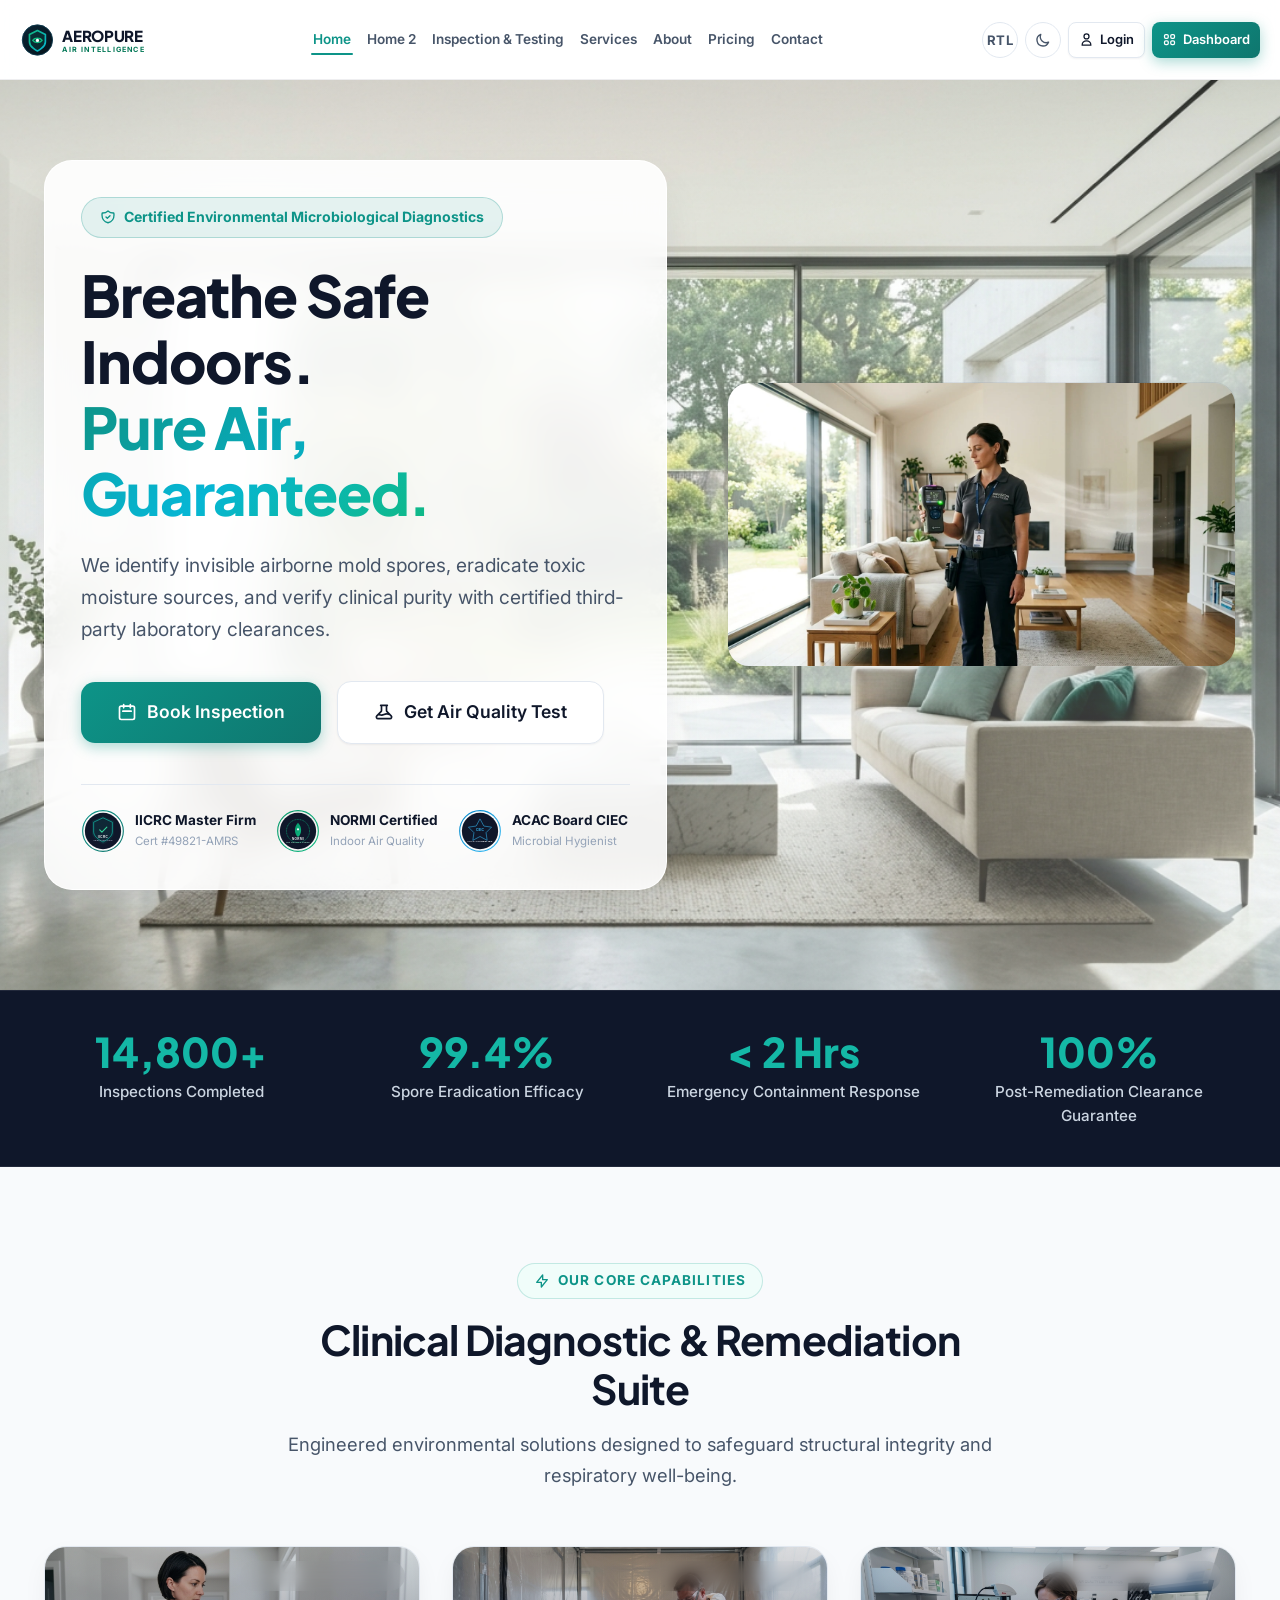
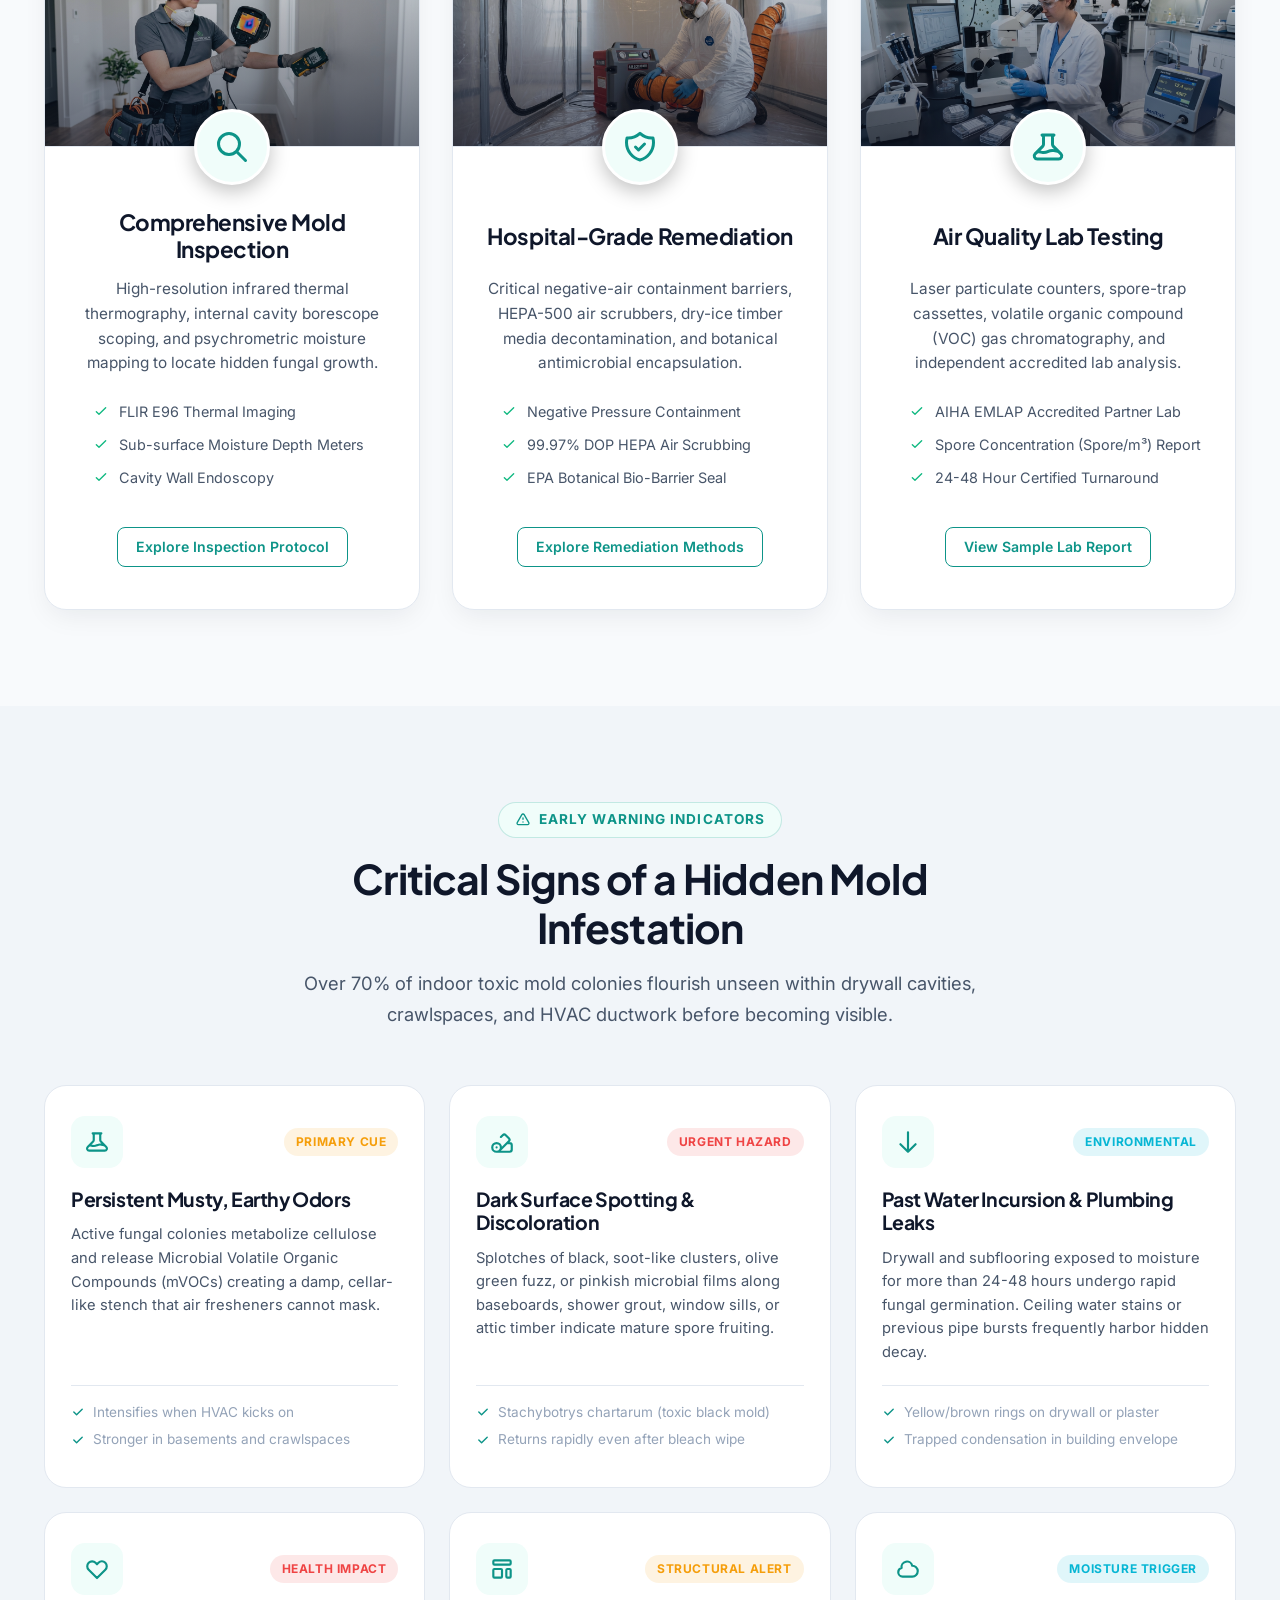
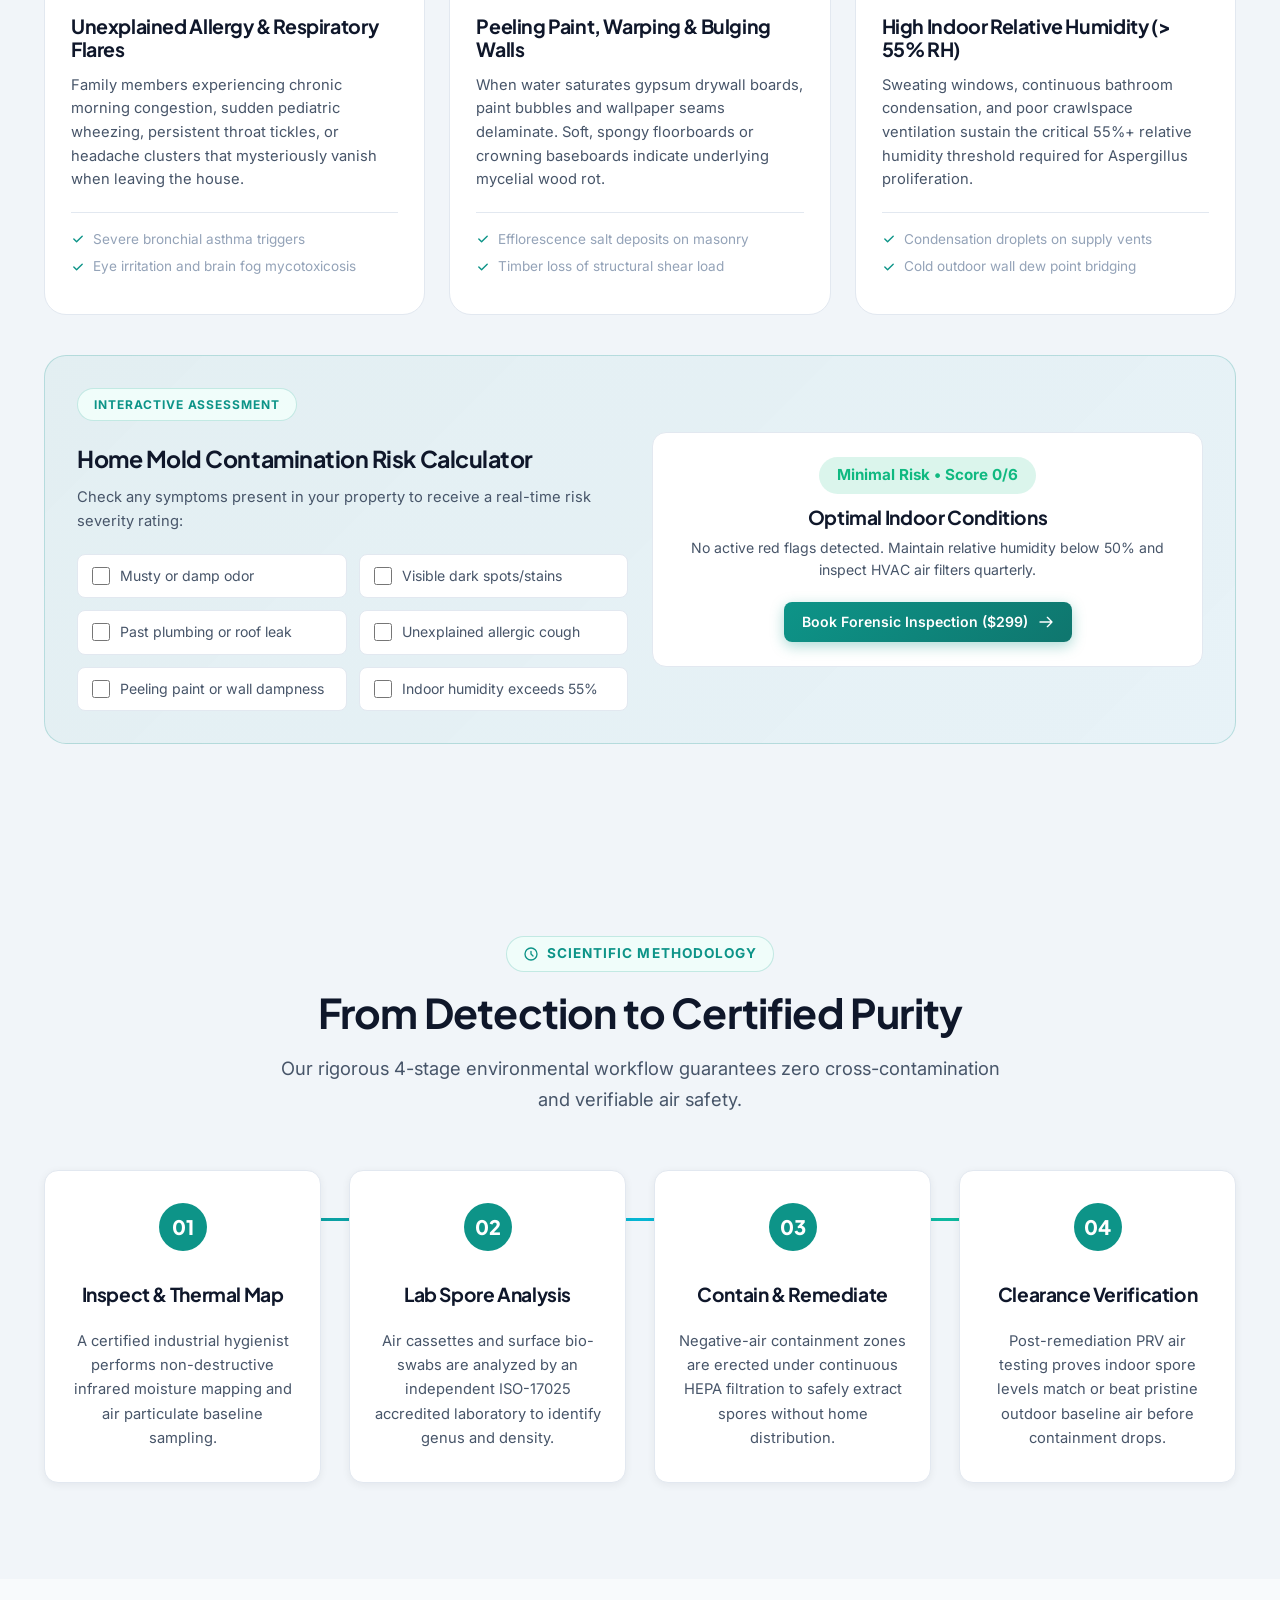
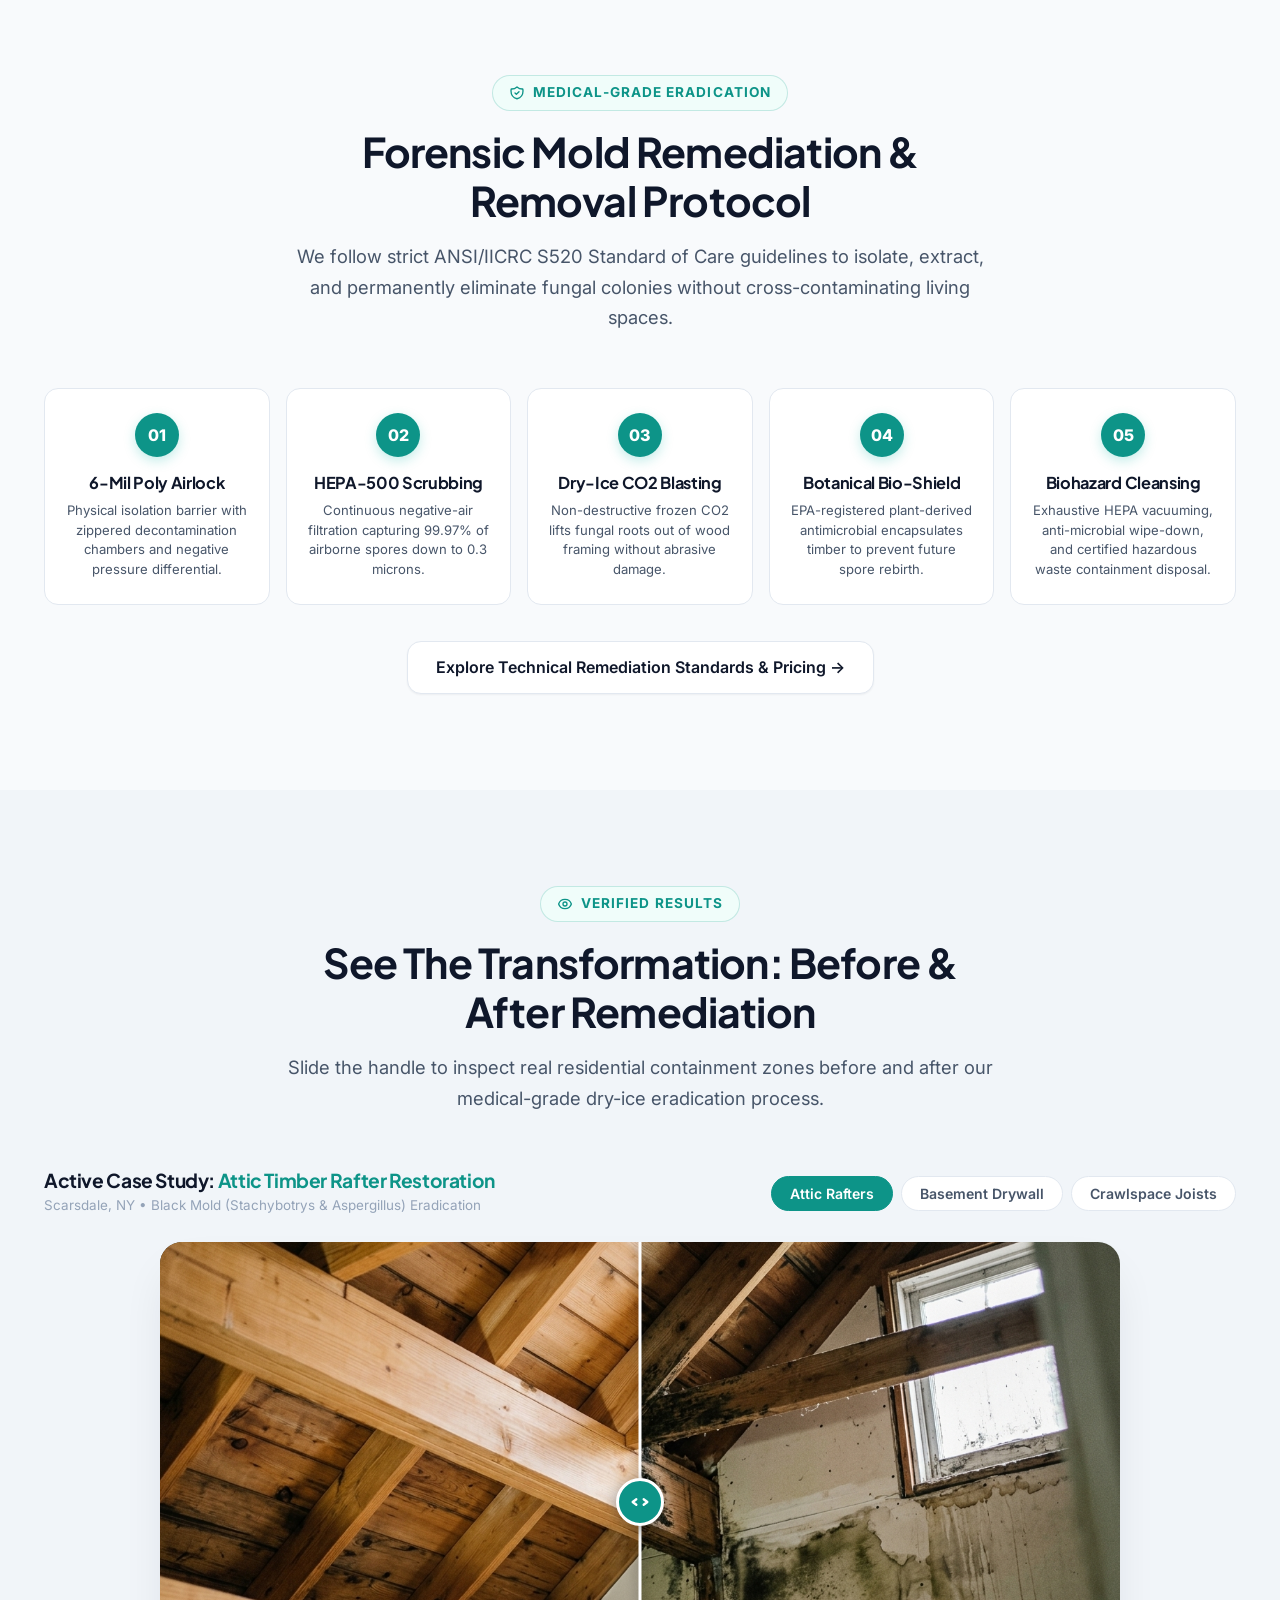
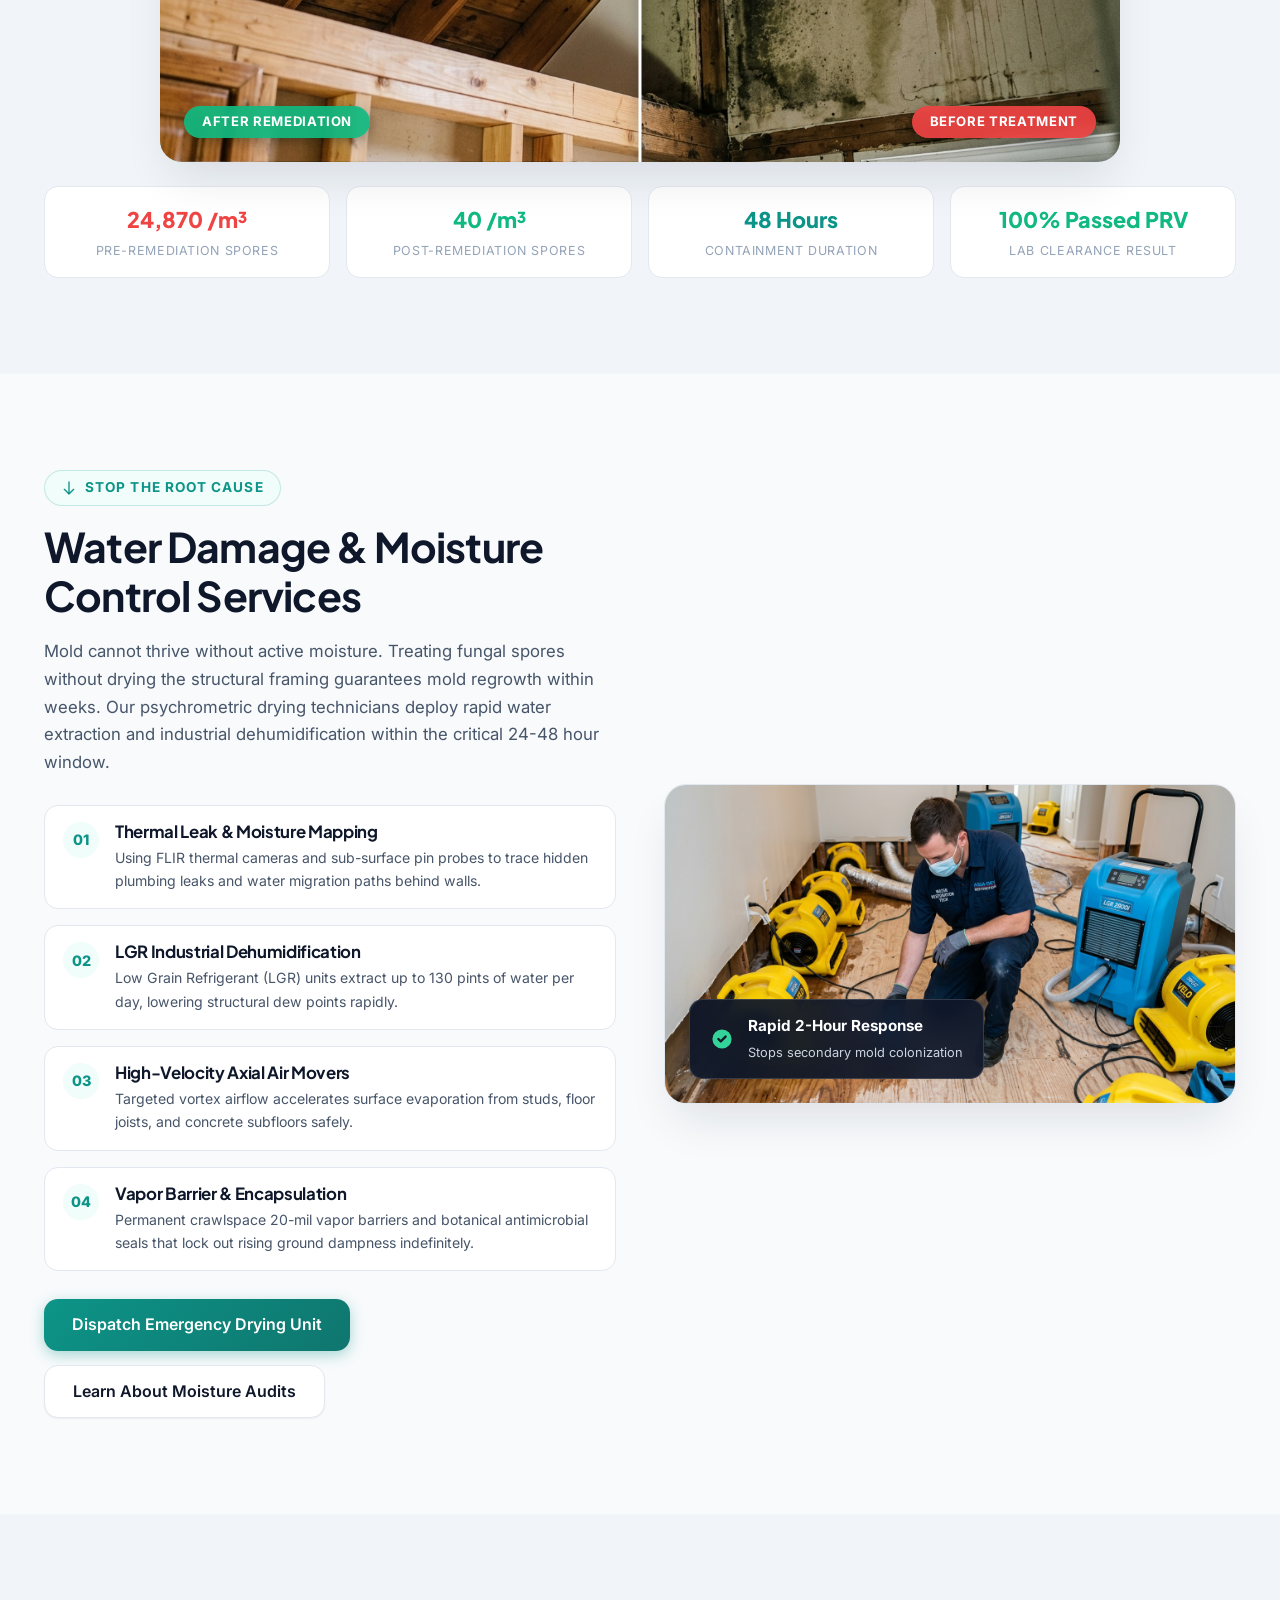
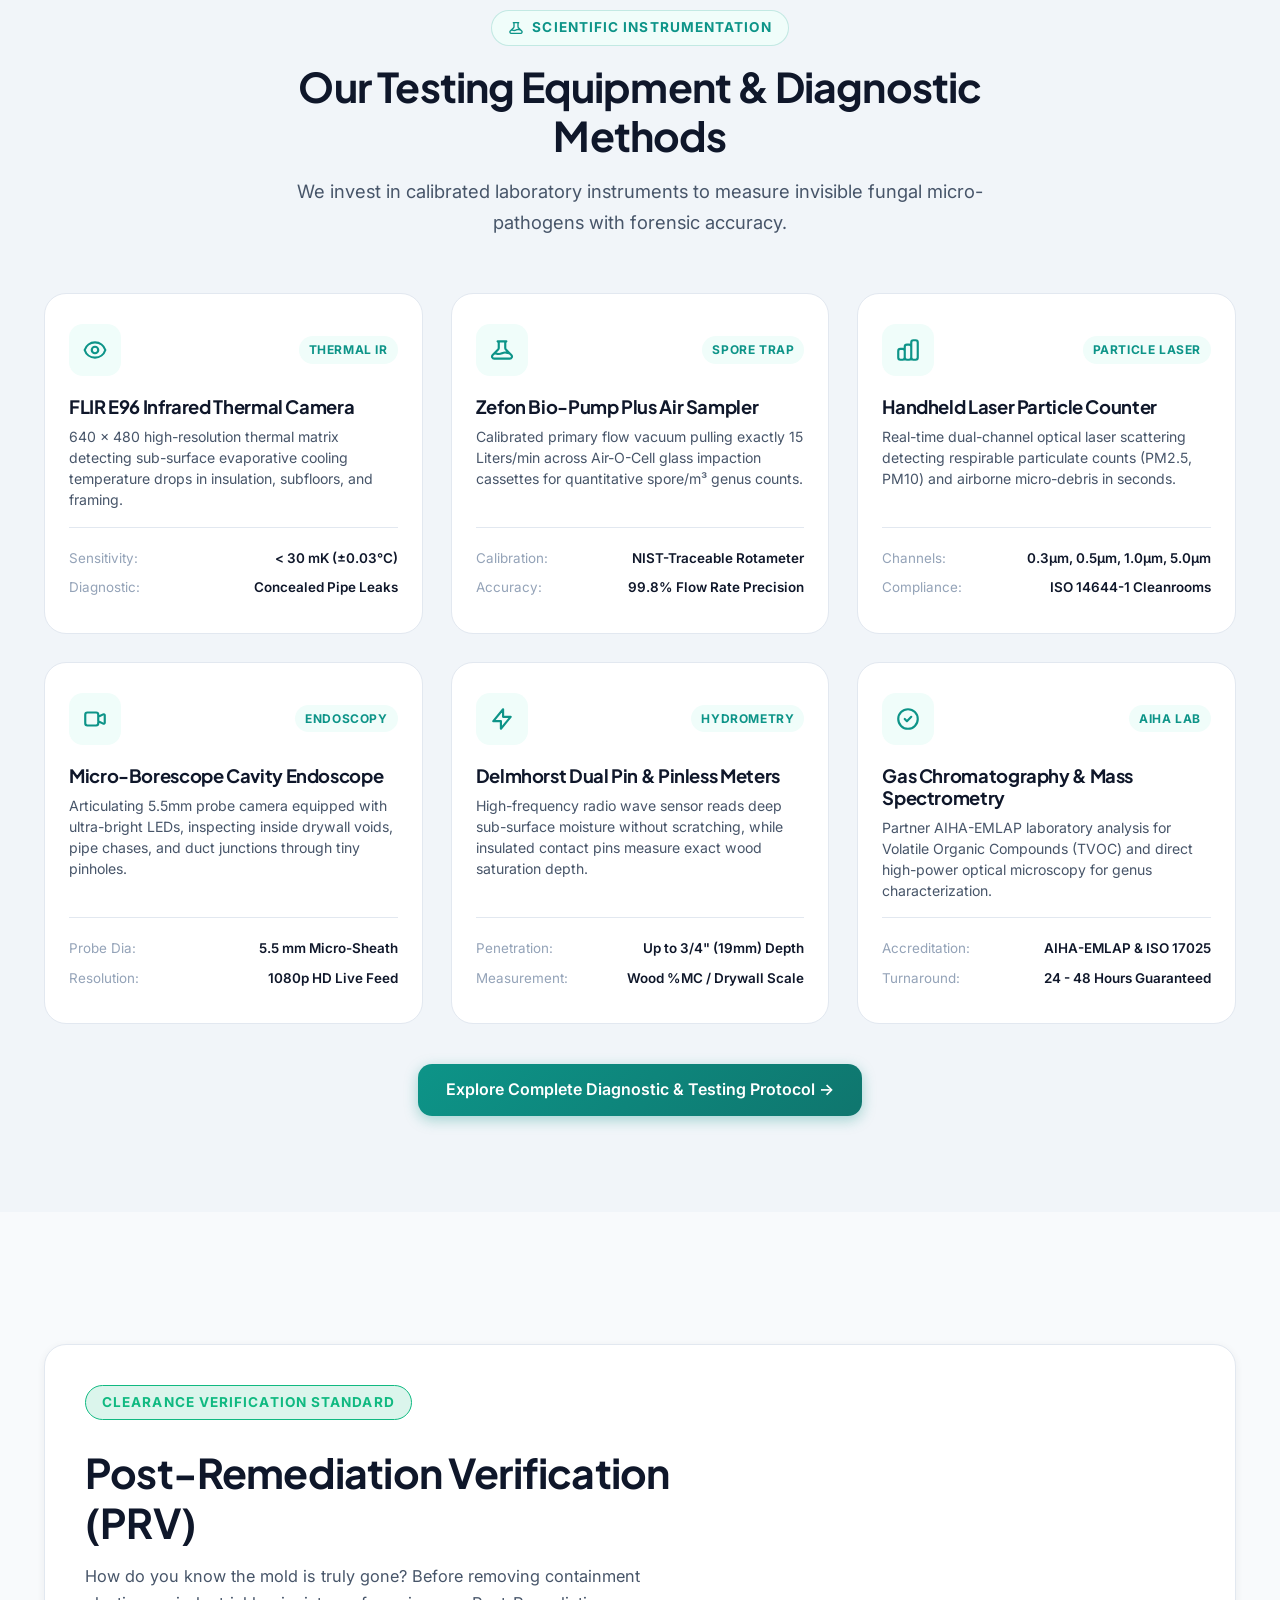
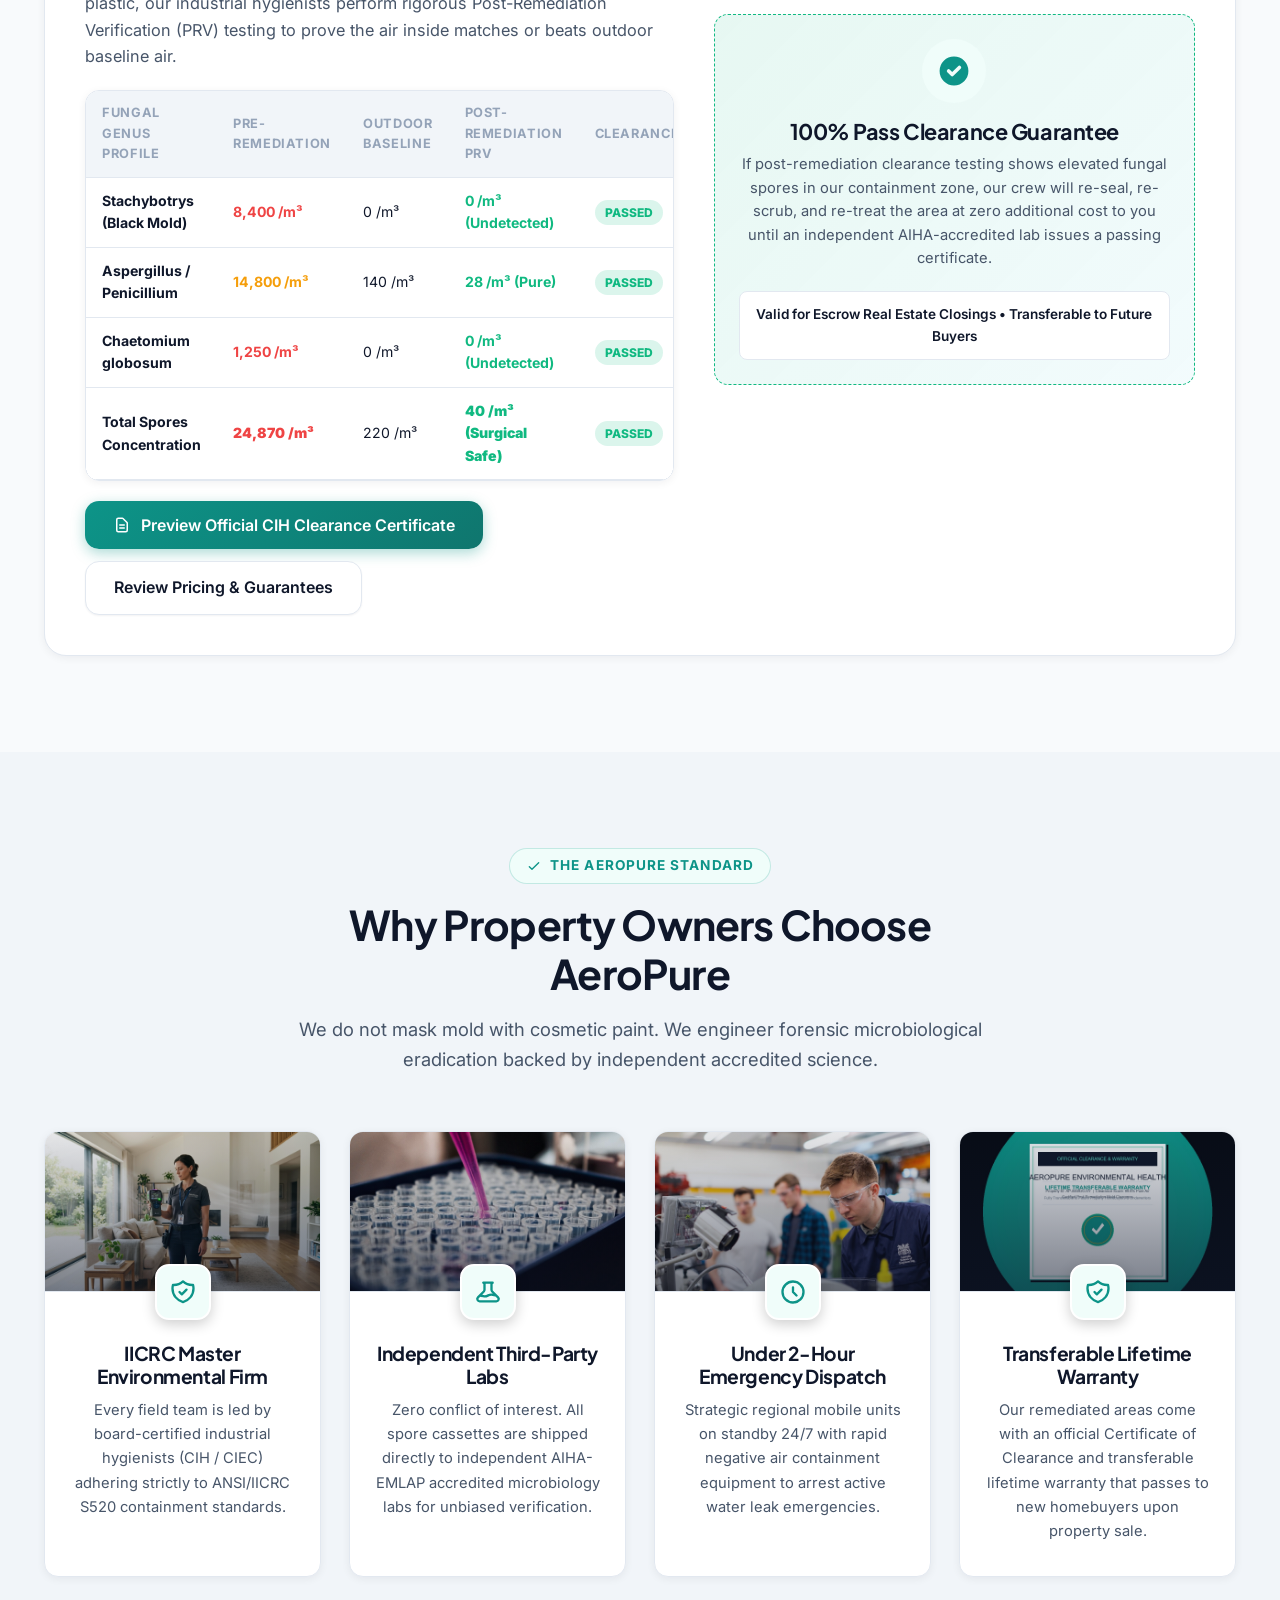
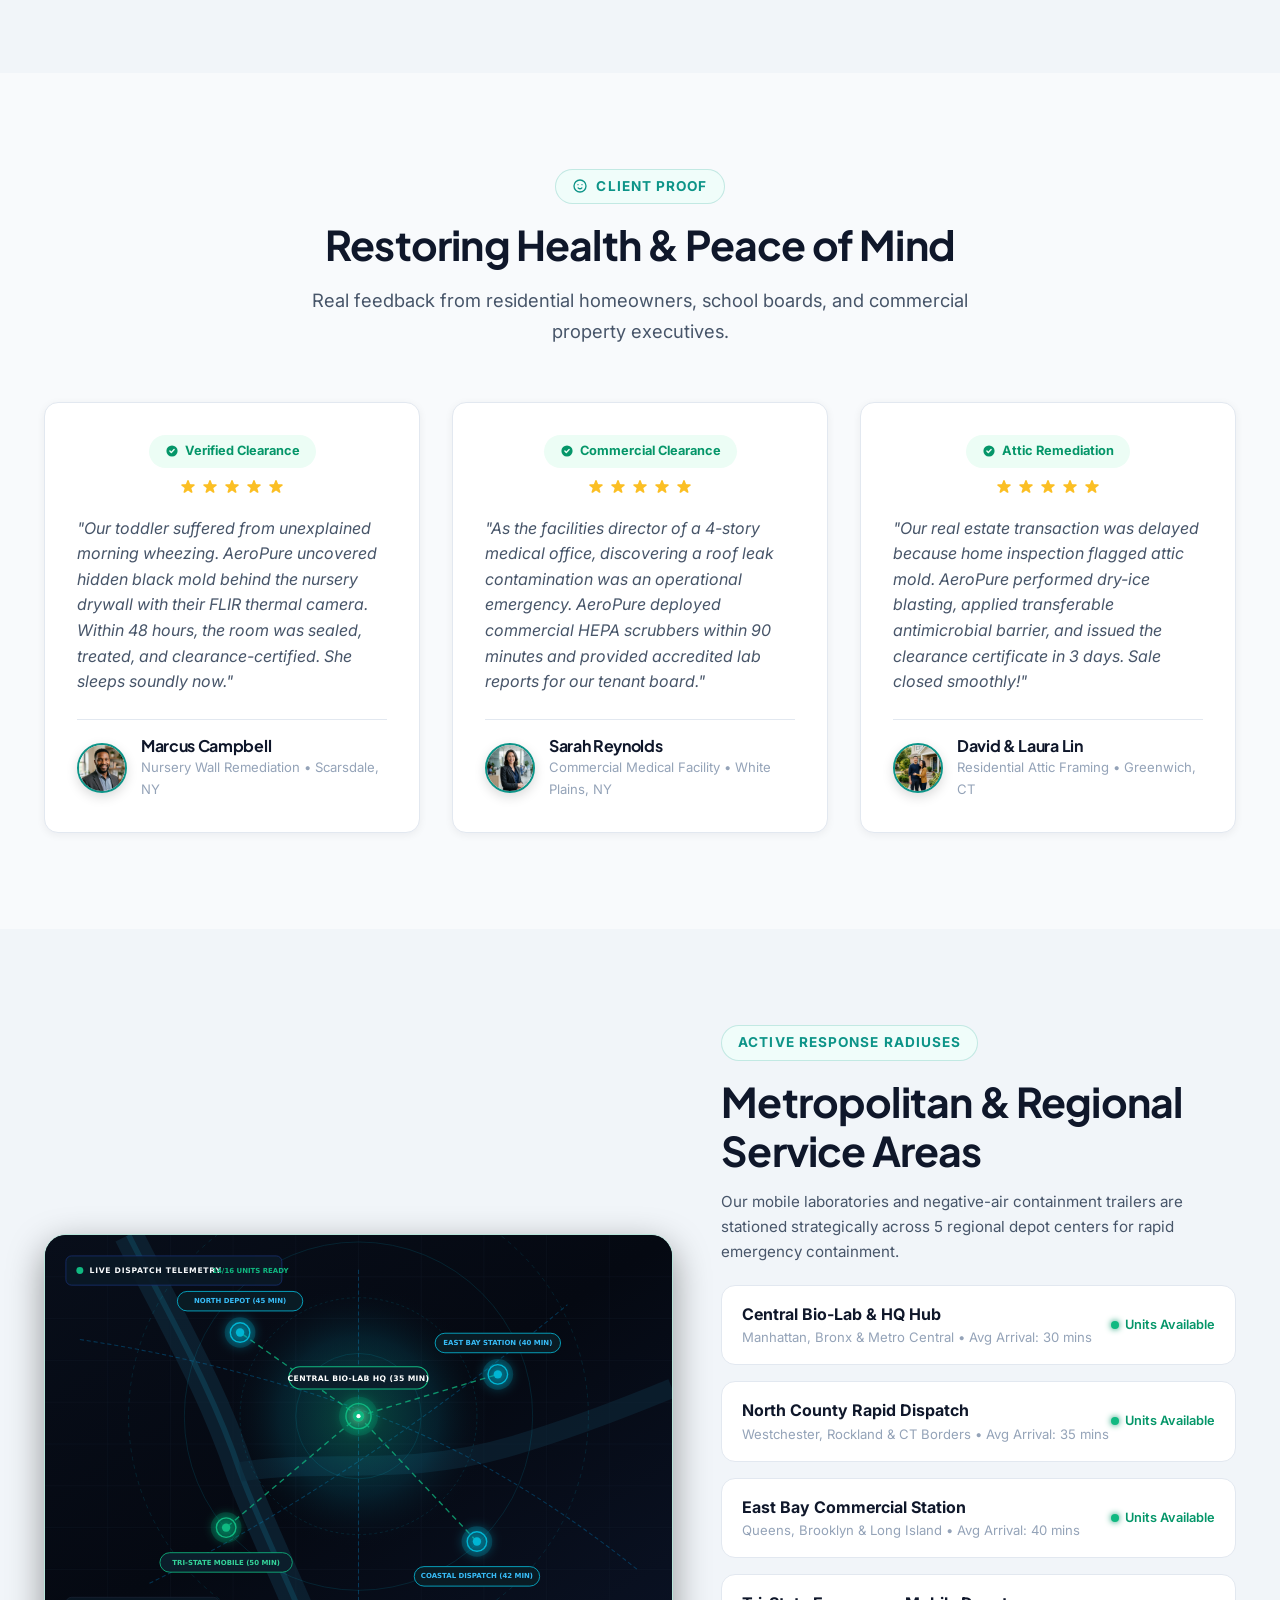
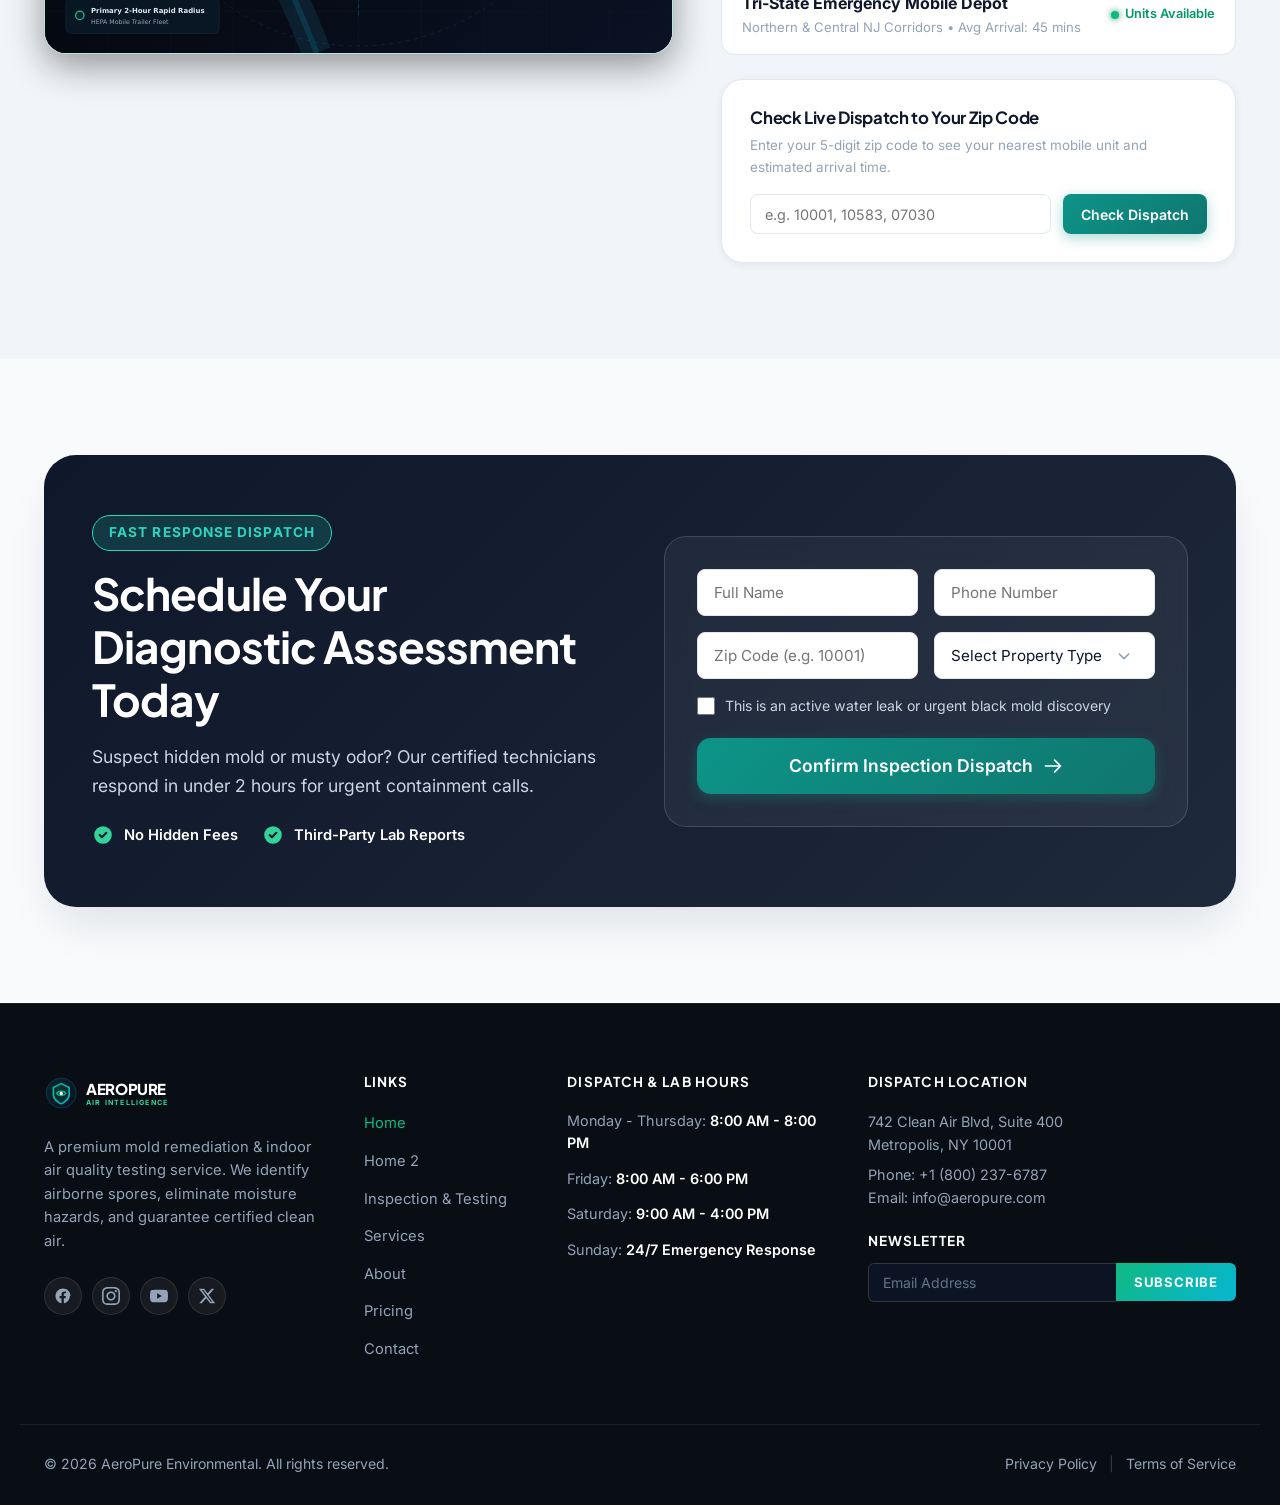
<file: index.html>
<!DOCTYPE html>
<html lang="en" data-theme="light" dir="ltr">
<head>
  <meta charset="UTF-8">
  <meta name="viewport" content="width=device-width, initial-scale=1.0">
  <title>AeroPure | Mold Remediation & Air Quality Testing</title>
  <meta name="description" content="Certified mold inspection, medical-grade remediation & air quality lab testing. Breathe safe with IICRC-certified hygienists and 100% clearance guarantee.">
  <meta name="keywords" content="mold remediation, air quality testing, mold inspection, indoor air quality, toxic mold removal, IICRC certified">
  <link rel="canonical" href="https://aeropure-environmental.com/">
  
  <!-- OpenGraph / Social -->
  <meta property="og:type" content="website">
  <meta property="og:title" content="AeroPure | Mold Remediation & Air Quality Testing">
  <meta property="og:description" content="Certified mold inspection, medical-grade remediation & air quality lab testing. Breathe safe indoors.">
  <meta property="og:image" content="assets/images/hero-technician.webp">

  <!-- Favicon -->
  <link rel="icon" type="image/svg+xml" href="assets/images/favicon.svg">

  <!-- Core Stylesheets -->
  <link rel="stylesheet" href="assets/css/style.css?v=2.3">
  <link rel="stylesheet" href="assets/css/dark-mode.css?v=2.3">
  <link rel="stylesheet" href="assets/css/rtl.css?v=2.3">

  <!-- Mobile PRV Responsive Containment & Fixed Header -->
  <style>
    .site-header {
      position: fixed !important;
      top: 0 !important;
      left: 0 !important;
      right: 0 !important;
      width: 100% !important;
      z-index: 1000 !important;
    }
    body:has(.site-header) {
      padding-top: var(--header-height, 80px) !important;
    }

    @media (max-width: 768px) {
      #prv-clearance {
        width: 100% !important;
        max-width: 100% !important;
        overflow: hidden !important;
      }
      #prv-clearance .container {
        width: 100% !important;
        max-width: 100% !important;
        padding-left: 16px !important;
        padding-right: 16px !important;
        box-sizing: border-box !important;
      }
      .prv-showcase-box {
        padding: 22px 14px !important;
        margin-top: 18px !important;
        width: 100% !important;
        max-width: 100% !important;
        box-sizing: border-box !important;
        overflow: hidden !important;
      }
      .prv-split-grid {
        display: flex !important;
        flex-direction: column !important;
        gap: 24px !important;
        width: 100% !important;
        max-width: 100% !important;
        min-width: 0 !important;
        box-sizing: border-box !important;
      }
      .prv-content-col {
        display: flex !important;
        flex-direction: column !important;
        align-items: stretch !important;
        text-align: center !important;
        width: 100% !important;
        max-width: 100% !important;
        min-width: 0 !important;
        box-sizing: border-box !important;
        overflow: hidden !important;
      }
      .prv-badge {
        margin-left: auto !important;
        margin-right: auto !important;
        text-align: center !important;
        display: inline-flex !important;
        align-self: center !important;
      }
      .prv-title {
        text-align: center !important;
        margin: 12px auto 16px auto !important;
        font-size: clamp(1.35rem, 5vw, 1.75rem) !important;
        width: 100% !important;
        max-width: 100% !important;
      }
      .prv-desc {
        text-align: center !important;
        margin: 0 auto 16px auto !important;
        font-size: 0.95rem !important;
        line-height: 1.6 !important;
        width: 100% !important;
        max-width: 100% !important;
      }
      .prv-table-wrapper {
        margin: 16px 0 !important;
        width: 100% !important;
        max-width: 100% !important;
        min-width: 0 !important;
        align-self: stretch !important;
        box-sizing: border-box !important;
        overflow-x: auto !important;
        -webkit-overflow-scrolling: touch !important;
        display: block !important;
      }
      .prv-table-wrapper .prv-comparison-table {
        min-width: 480px !important;
        width: 100% !important;
      }
      .prv-cta-buttons {
        display: flex !important;
        flex-direction: column !important;
        width: 100% !important;
        max-width: 100% !important;
        align-self: stretch !important;
        gap: 12px !important;
        margin-top: 8px !important;
        box-sizing: border-box !important;
      }
      .prv-cta-buttons .btn {
        width: 100% !important;
        max-width: 100% !important;
        justify-content: center !important;
        text-align: center !important;
        white-space: normal !important;
        padding: 12px 16px !important;
        box-sizing: border-box !important;
      }
      .prv-guarantee-callout {
        padding: 22px 14px !important;
        width: 100% !important;
        max-width: 100% !important;
        min-width: 0 !important;
        align-self: stretch !important;
        box-sizing: border-box !important;
        text-align: center !important;
      }
    }
  </style>

  <!-- JSON-LD LocalBusiness & Service Schema -->
  <script type="application/ld+json">
  {
    "@context": "https://schema.org",
    "@type": "LocalBusiness",
    "name": "AeroPure Environmental Health Services",
    "image": "assets/images/hero-technician.webp",
    "telephone": "+1-800-237-6787",
    "email": "dispatch@aeropure-environmental.com",
    "address": {
      "@type": "PostalAddress",
      "streetAddress": "742 Clean Air Boulevard, Suite 400",
      "addressLocality": "Metro City",
      "addressRegion": "NY",
      "postalCode": "10001",
      "addressCountry": "US"
    },
    "geo": {
      "@type": "GeoCoordinates",
      "latitude": 40.7128,
      "longitude": -74.0060
    },
    "openingHoursSpecification": {
      "@type": "OpeningHoursSpecification",
      "dayOfWeek": ["Monday","Tuesday","Wednesday","Thursday","Friday","Saturday","Sunday"],
      "opens": "00:00",
      "closes": "23:59"
    },
    "hasOfferCatalog": {
      "@type": "OfferCatalog",
      "name": "Environmental Diagnostics & Remediation",
      "itemListElement": [
        {
          "@type": "Offer",
          "itemOffered": {
            "@type": "Service",
            "name": "Thermal Infrared Mold Inspection"
          }
        },
        {
          "@type": "Offer",
          "itemOffered": {
            "@type": "Service",
            "name": "Laboratory Spore Trap Air Quality Testing"
          }
        },
        {
          "@type": "Offer",
          "itemOffered": {
            "@type": "Service",
            "name": "Medical-Grade Negative Air Remediation"
          }
        }
      ]
    }
  }
  </script>
</head>
<body>

  <!-- Site Header -->
  <header class="site-header" id="siteHeader">
    <div class="container header-inner">
      <!-- Brand Logo -->
      <a href="index.html" class="brand-logo" aria-label="AeroPure Environmental Homepage">
        <svg viewBox="0 0 178 50" width="142" height="40">
          <defs>
            <linearGradient id="logo-bg-grad" x1="0%" y1="0%" x2="100%" y2="100%">
              <stop offset="0%" stop-color="#0B2535"/>
              <stop offset="100%" stop-color="#04121A"/>
            </linearGradient>
            <linearGradient id="logo-grad" x1="0%" y1="0%" x2="100%" y2="100%">
              <stop offset="0%" stop-color="#10B981"/>
              <stop offset="100%" stop-color="#06B6D4"/>
            </linearGradient>
          </defs>
          <g transform="translate(2, 4)">
            <circle cx="21" cy="21" r="20" fill="url(#logo-bg-grad)" stroke="#0E3B4F" stroke-width="1.2"/>
            <path d="M21 8.5 L31.5 13.8 V23.5 C31.5 30.5 21 35.5 21 35.5 C21 35.5 10.5 30.5 10.5 23.5 V13.8 Z" fill="rgba(16, 185, 129, 0.12)" stroke="url(#logo-grad)" stroke-width="2.2" stroke-linejoin="round" stroke-linecap="round"/>
            <path d="M14.8 21.5 C17 17.8 25 17.8 27.2 21.5 C25 25.2 17 25.2 14.8 21.5 Z" fill="none" stroke="#10B981" stroke-width="1.8" stroke-linejoin="round"/>
            <circle cx="21" cy="21.5" r="2.2" fill="#FFFFFF"/>
          </g>
          <text x="56" y="27" font-family="'Plus Jakarta Sans', sans-serif" font-size="20" font-weight="800" fill="currentColor" letter-spacing="-0.5">AEROPURE</text>
          <text x="56" y="41" class="logo-tagline" font-family="'Inter', sans-serif" font-size="9.5" font-weight="700" fill="#047857" letter-spacing="1.6">AIR INTELLIGENCE</text>
        </svg>
      </a>

      <!-- Primary Navigation -->
      <nav class="main-nav" aria-label="Primary Navigation">
        <ul class="nav-links">
          <li><a href="index.html" class="nav-link active">Home</a></li>
          <li><a href="pages/home-2.html" class="nav-link">Home 2</a></li>
          <li><a href="pages/mold-inspection-testing.html" class="nav-link">Inspection &amp; Testing</a></li>
          <li><a href="pages/services.html" class="nav-link">Services</a></li>
          <li><a href="pages/about.html" class="nav-link">About</a></li>
          <li><a href="pages/pricing.html" class="nav-link">Pricing</a></li>
          <li><a href="pages/contact.html" class="nav-link">Contact</a></li>
        </ul>
      </nav>

      <!-- Action Utilities -->
      <div class="header-actions">
        <!-- RTL Switcher -->
        <button type="button" class="icon-toggle-btn rtl-toggle-btn" title="Toggle RTL / LTR layout" aria-label="Toggle RTL layout">
          <span style="font-weight:700; font-size:0.82rem;">RTL</span>
        </button>

        <!-- Dark/Light Mode Switcher -->
        <button type="button" class="icon-toggle-btn theme-toggle-btn" title="Toggle Dark/Light Mode" aria-label="Toggle theme">
          <svg class="icon-moon" fill="none" stroke="currentColor" viewBox="0 0 24 24">
            <path stroke-linecap="round" stroke-linejoin="round" stroke-width="2" d="M20.354 15.354A9 9 0 018.646 3.646 9.003 9.003 0 0012 21a9.003 9.003 0 008.354-5.646z"/>
          </svg>
          <svg class="icon-sun" fill="none" stroke="currentColor" viewBox="0 0 24 24" style="display:none;">
            <path stroke-linecap="round" stroke-linejoin="round" stroke-width="2" d="M12 3v1m0 16v1m9-9h-1M4 12H3m15.364 6.364l-.707-.707M6.343 6.343l-.707-.707m12.728 0l-.707.707M6.343 17.657l-.707.707M16 12a4 4 0 11-8 0 4 4 0 018 0z"/>
          </svg>
        </button>

        <!-- Login & Dashboard Action Buttons -->
        <a href="pages/login.html" class="btn btn-secondary btn-sm" id="navLoginBtn">
          <svg width="16" height="16" fill="none" stroke="currentColor" viewBox="0 0 24 24">
            <path stroke-linecap="round" stroke-linejoin="round" stroke-width="2" d="M16 7a4 4 0 11-8 0 4 4 0 018 0zM12 14a7 7 0 00-7 7h14a7 7 0 00-7-7z"/>
          </svg>
          <span>Login</span>
        </a>
        <a href="pages/dashboard.html" class="btn btn-primary btn-sm" id="navDashBtn">
          <svg width="16" height="16" fill="none" stroke="currentColor" viewBox="0 0 24 24">
            <path stroke-linecap="round" stroke-linejoin="round" stroke-width="2" d="M4 6a2 2 0 012-2h2a2 2 0 012 2v2a2 2 0 01-2 2H6a2 2 0 01-2-2V6zM14 6a2 2 0 012-2h2a2 2 0 012 2v2a2 2 0 01-2 2h-2a2 2 0 01-2-2V6zM4 16a2 2 0 012-2h2a2 2 0 012 2v2a2 2 0 01-2 2H6a2 2 0 01-2-2v-2zM14 16a2 2 0 012-2h2a2 2 0 012 2v2a2 2 0 01-2 2h-2a2 2 0 01-2-2v-2z"/>
          </svg>
          <span>Dashboard</span>
        </a>

        <!-- Mobile Hamburger Button -->
        <button type="button" class="mobile-menu-toggle" aria-label="Open mobile navigation menu" aria-expanded="false">
          <svg fill="none" stroke="currentColor" viewBox="0 0 24 24">
            <path stroke-linecap="round" stroke-linejoin="round" stroke-width="2" d="M4 6h16M4 12h16M4 18h16"/>
          </svg>
        </button>
      </div>
    </div>
  </header>

  <!-- Mobile Drawer Menu -->
  <div class="drawer-backdrop"></div>
  <aside class="mobile-nav-drawer" aria-label="Mobile Navigation">
    <div class="drawer-header">
      <a href="index.html" class="brand-logo" aria-label="AeroPure Environmental Homepage">
        <svg viewBox="0 0 240 50" width="180" height="38">
          <defs>
            <linearGradient id="logo-bg-grad-drawer" x1="0%" y1="0%" x2="100%" y2="100%">
              <stop offset="0%" stop-color="#0B2535"/>
              <stop offset="100%" stop-color="#04121A"/>
            </linearGradient>
            <linearGradient id="logo-grad-drawer" x1="0%" y1="0%" x2="100%" y2="100%">
              <stop offset="0%" stop-color="#10B981"/>
              <stop offset="100%" stop-color="#06B6D4"/>
            </linearGradient>
          </defs>
          <g transform="translate(2, 4)">
            <circle cx="21" cy="21" r="20" fill="url(#logo-bg-grad-drawer)" stroke="#0E3B4F" stroke-width="1.2"/>
            <path d="M21 8.5 L31.5 13.8 V23.5 C31.5 30.5 21 35.5 21 35.5 C21 35.5 10.5 30.5 10.5 23.5 V13.8 Z" fill="rgba(16, 185, 129, 0.12)" stroke="url(#logo-grad-drawer)" stroke-width="2.2" stroke-linejoin="round" stroke-linecap="round"/>
            <path d="M14.8 21.5 C17 17.8 25 17.8 27.2 21.5 C25 25.2 17 25.2 14.8 21.5 Z" fill="none" stroke="#10B981" stroke-width="1.8" stroke-linejoin="round"/>
            <circle cx="21" cy="21.5" r="2.2" fill="#FFFFFF"/>
          </g>
          <text x="56" y="27" font-family="'Plus Jakarta Sans', sans-serif" font-size="20" font-weight="800" fill="currentColor" letter-spacing="-0.5">AEROPURE</text>
          <text x="56" y="41" class="logo-tagline" font-family="'Inter', sans-serif" font-size="9.5" font-weight="700" fill="#047857" letter-spacing="1.6">AIR INTELLIGENCE</text>
        </svg>
      </a>
      <button type="button" class="drawer-close-btn icon-toggle-btn" aria-label="Close menu">
        <svg width="20" height="20" fill="none" stroke="currentColor" viewBox="0 0 24 24">
          <path stroke-linecap="round" stroke-linejoin="round" stroke-width="2" d="M6 18L18 6M6 6l12 12"/>
        </svg>
      </button>
    </div>
    <ul class="drawer-nav-list">
      <li><a href="index.html" class="drawer-nav-link active">Home</a></li>
      <li><a href="pages/home-2.html" class="drawer-nav-link">Home 2</a></li>
      <li><a href="pages/mold-inspection-testing.html" class="drawer-nav-link">Inspection &amp; Testing</a></li>
      <li><a href="pages/services.html" class="drawer-nav-link">Services</a></li>
      <li><a href="pages/about.html" class="drawer-nav-link">About</a></li>
      <li><a href="pages/pricing.html" class="drawer-nav-link">Pricing</a></li>
      <li><a href="pages/contact.html" class="drawer-nav-link">Contact</a></li>
    </ul>
    <div class="drawer-footer-actions">
      <div class="drawer-tools-row">
        <!-- RTL Switcher -->
        <button type="button" class="icon-toggle-btn rtl-toggle-btn" title="Toggle RTL / LTR layout" aria-label="Toggle RTL layout">
          <span style="font-weight:700; font-size:0.82rem;">RTL</span>
        </button>
        <!-- Dark/Light Mode Switcher -->
        <button type="button" class="icon-toggle-btn theme-toggle-btn" title="Toggle Dark/Light Mode" aria-label="Toggle theme">
          <svg class="icon-moon" fill="none" stroke="currentColor" viewBox="0 0 24 24">
            <path stroke-linecap="round" stroke-linejoin="round" stroke-width="2" d="M20.354 15.354A9 9 0 018.646 3.646 9.003 9.003 0 0012 21a9.003 9.003 0 008.354-5.646z"/>
          </svg>
          <svg class="icon-sun" fill="none" stroke="currentColor" viewBox="0 0 24 24" style="display:none;">
            <path stroke-linecap="round" stroke-linejoin="round" stroke-width="2" d="M12 3v1m0 16v1m9-9h-1M4 12H3m15.364 6.364l-.707-.707M6.343 6.343l-.707-.707m12.728 0l-.707.707M6.343 17.657l-.707.707M16 12a4 4 0 11-8 0 4 4 0 018 0z"/>
          </svg>
        </button>
      </div>
      <div class="drawer-cta-btns">
        <a href="pages/login.html" class="btn btn-secondary btn-sm">
          <svg width="16" height="16" fill="none" stroke="currentColor" viewBox="0 0 24 24">
            <path stroke-linecap="round" stroke-linejoin="round" stroke-width="2" d="M16 7a4 4 0 11-8 0 4 4 0 018 0zM12 14a7 7 0 00-7 7h14a7 7 0 00-7-7z"/>
          </svg>
          <span>Login</span>
        </a>
        <a href="pages/dashboard.html" class="btn btn-primary btn-sm">
          <svg width="16" height="16" fill="none" stroke="currentColor" viewBox="0 0 24 24">
            <path stroke-linecap="round" stroke-linejoin="round" stroke-width="2" d="M4 6a2 2 0 012-2h2a2 2 0 012 2v2a2 2 0 01-2 2H6a2 2 0 01-2-2V6zM14 6a2 2 0 012-2h2a2 2 0 012 2v2a2 2 0 01-2 2h-2a2 2 0 01-2-2V6zM4 16a2 2 0 012-2h2a2 2 0 012 2v2a2 2 0 01-2 2H6a2 2 0 01-2-2v-2zM14 16a2 2 0 012-2h2a2 2 0 012 2v2a2 2 0 01-2 2h-2a2 2 0 01-2-2v-2z"/>
          </svg>
          <span>Dashboard</span>
        </a>
      </div>
    </div>
  </aside>

  <main>
    <!-- ==========================================================================
         SECTION 1: HERO (Theme: "Breathe Safe Indoors" - Reassurance & Trust)
         ========================================================================== -->
    <section class="hero-home-1 hero-home1-page">
      <div class="container hero-grid">
        <div class="hero-content">
          <div class="hero-tag">
            <svg width="16" height="16" fill="none" stroke="currentColor" viewBox="0 0 24 24">
              <path stroke-linecap="round" stroke-linejoin="round" stroke-width="2" d="M9 12l2 2 4-4m5.618-4.016A11.955 11.955 0 0112 2.944a11.955 11.955 0 01-8.618 3.04A12.02 12.02 0 003 9c0 5.591 3.824 10.29 9 11.622 5.176-1.332 9-6.03 9-11.622 0-1.042-.133-2.052-.382-3.016z"/>
            </svg>
            <span>Certified Environmental Microbiological Diagnostics</span>
          </div>
          <h1 class="hero-title">
            Breathe Safe Indoors.<br>
            <span class="text-gradient">Pure Air, Guaranteed.</span>
          </h1>
          <p class="hero-description">
            We identify invisible airborne mold spores, eradicate toxic moisture sources, and verify clinical purity with certified third-party laboratory clearances.
          </p>

          <!-- Dual CTA -->
          <div class="hero-cta-group">
            <a href="pages/contact.html" class="btn btn-primary btn-lg" id="heroBookBtn">
              <svg width="20" height="20" fill="none" stroke="currentColor" viewBox="0 0 24 24">
                <path stroke-linecap="round" stroke-linejoin="round" stroke-width="2" d="M8 7V3m8 4V3m-9 8h10M5 21h14a2 2 0 002-2V7a2 2 0 00-2-2H5a2 2 0 00-2 2v12a2 2 0 002 2z"/>
              </svg>
              <span>Book Inspection</span>
            </a>
            <a href="pages/services.html#testing" class="btn btn-secondary btn-lg" id="heroTestBtn">
              <svg width="20" height="20" fill="none" stroke="currentColor" viewBox="0 0 24 24">
                <path stroke-linecap="round" stroke-linejoin="round" stroke-width="2" d="M19.428 15.428a2 2 0 00-1.022-.547l-2.387-.477a6 6 0 00-3.86.517l-.318.158a6 6 0 01-3.86.517L6.05 15.21a2 2 0 00-1.806.547M8 4h8l-1 1v5.172a2 2 0 00.586 1.414l5 5c1.26 1.26.367 3.414-1.415 3.414H4.828c-1.782 0-2.674-2.154-1.414-3.414l5-5A2 2 0 009 10.172V5L8 4z"/>
              </svg>
              <span>Get Air Quality Test</span>
            </a>
          </div>

          <!-- Trust Badges Strip -->
          <div class="hero-trust-badges">
            <div class="badge-item">
              <img src="assets/images/iicrc-badge.svg" alt="IICRC Certified Clean Trust Badge" width="44" height="44" loading="eager">
              <div class="badge-text">
                <span class="badge-title">IICRC Master Firm</span>
                <span class="badge-sub">Cert #49821-AMRS</span>
              </div>
            </div>
            <div class="badge-item">
              <img src="assets/images/normi-badge.svg" alt="NORMI Air Quality Certified" width="44" height="44" loading="eager">
              <div class="badge-text">
                <span class="badge-title">NORMI Certified</span>
                <span class="badge-sub">Indoor Air Quality</span>
              </div>
            </div>
            <div class="badge-item">
              <img src="assets/images/acac-badge.svg" alt="ACAC Accredited Council" width="44" height="44" loading="eager">
              <div class="badge-text">
                <span class="badge-title">ACAC Board CIEC</span>
                <span class="badge-sub">Microbial Hygienist</span>
              </div>
            </div>
          </div>
        </div>

        <!-- Hero Media Frame -->
        <div class="hero-media-wrapper">
          <div class="hero-image-frame">
            <img src="assets/images/hero-technician.webp" alt="Certified environmental hygienist testing indoor air quality with laser particle counter in clean residence" width="600" height="420" loading="eager">
          </div>
        </div>
      </div>
    </section>

    <!-- ==========================================================================
         SECTION 2: TRUST STRIP (Live Stats Bar)
         ========================================================================== -->
    <section class="trust-strip" aria-label="AeroPure Performance Milestones">
      <div class="container">
        <div class="trust-stats-grid">
          <div class="stat-item">
            <span class="stat-number">14,800+</span>
            <span class="stat-label">Inspections Completed</span>
          </div>
          <div class="stat-item">
            <span class="stat-number">99.4%</span>
            <span class="stat-label">Spore Eradication Efficacy</span>
          </div>
          <div class="stat-item">
            <span class="stat-number">&lt; 2 Hrs</span>
            <span class="stat-label">Emergency Containment Response</span>
          </div>
          <div class="stat-item">
            <span class="stat-number">100%</span>
            <span class="stat-label">Post-Remediation Clearance Guarantee</span>
          </div>
        </div>
      </div>
    </section>

    <!-- ==========================================================================
         SECTION 3: SERVICES OVERVIEW (3D Tilt Cards - Section 8 Requirements)
         Strict rule: Centered icon + text inside in ALL viewports
         ========================================================================== -->
    <section class="section-padding" id="servicesOverview">
      <div class="container">
        <div class="section-header">
          <span class="section-badge">
            <svg fill="none" stroke="currentColor" viewBox="0 0 24 24">
              <path stroke-linecap="round" stroke-linejoin="round" stroke-width="2" d="M13 10V3L4 14h7v7l9-11h-7z"/>
            </svg>
            <span>Our Core Capabilities</span>
          </span>
          <h2 class="section-title">Clinical Diagnostic & Remediation Suite</h2>
          <p class="section-subtitle">Engineered environmental solutions designed to safeguard structural integrity and respiratory well-being.</p>
        </div>

        <div class="services-grid-3">
          <!-- Service Card 1: Mold Inspection (3D Tilt) -->
          <div class="tilt-card-container">
            <article class="tilt-card" tabindex="0">
              <div class="tilt-card-media">
                <img src="assets/images/service-mold-inspection.jpg" alt="Environmental inspector performing infrared thermal mold inspection" loading="lazy">
                <div class="tilt-card-media-overlay"></div>
                <span class="tilt-card-tag">FLIR Thermal Scan</span>
              </div>
              <div class="card-icon-wrapper">
                <span class="ripple-effect"></span>
                <svg fill="none" stroke="currentColor" viewBox="0 0 24 24">
                  <path stroke-linecap="round" stroke-linejoin="round" stroke-width="2" d="M21 21l-6-6m2-5a7 7 0 11-14 0 7 7 0 0114 0z"/>
                </svg>
              </div>
              <h3 class="tilt-card-title">Comprehensive Mold Inspection</h3>
              <p class="tilt-card-desc">
                High-resolution infrared thermal thermography, internal cavity borescope scoping, and psychrometric moisture mapping to locate hidden fungal growth.
              </p>
              <ul class="tilt-card-features">
                <li>
                  <svg fill="none" stroke="currentColor" viewBox="0 0 24 24"><path stroke-linecap="round" stroke-linejoin="round" stroke-width="2" d="M5 13l4 4L19 7"/></svg>
                  <span>FLIR E96 Thermal Imaging</span>
                </li>
                <li>
                  <svg fill="none" stroke="currentColor" viewBox="0 0 24 24"><path stroke-linecap="round" stroke-linejoin="round" stroke-width="2" d="M5 13l4 4L19 7"/></svg>
                  <span>Sub-surface Moisture Depth Meters</span>
                </li>
                <li>
                  <svg fill="none" stroke="currentColor" viewBox="0 0 24 24"><path stroke-linecap="round" stroke-linejoin="round" stroke-width="2" d="M5 13l4 4L19 7"/></svg>
                  <span>Cavity Wall Endoscopy</span>
                </li>
              </ul>
              <div class="tilt-card-action">
                <a href="pages/services.html#inspection" class="btn btn-outline-primary btn-sm">Explore Inspection Protocol</a>
              </div>
            </article>
          </div>

          <!-- Service Card 2: Mold Remediation (3D Tilt) -->
          <div class="tilt-card-container">
            <article class="tilt-card" tabindex="0">
              <div class="tilt-card-media">
                <img src="assets/images/service-mold-remediation.jpg" alt="Certified mold remediation technician setting up HEPA air scrubber in containment area" loading="lazy">
                <div class="tilt-card-media-overlay"></div>
                <span class="tilt-card-tag">HEPA Containment</span>
              </div>
              <div class="card-icon-wrapper">
                <span class="ripple-effect"></span>
                <svg fill="none" stroke="currentColor" viewBox="0 0 24 24">
                  <path stroke-linecap="round" stroke-linejoin="round" stroke-width="2" d="M9 12l2 2 4-4m5.618-4.016A11.955 11.955 0 0112 2.944a11.955 11.955 0 01-8.618 3.04A12.02 12.02 0 003 9c0 5.591 3.824 10.29 9 11.622 5.176-1.332 9-6.03 9-11.622 0-1.042-.133-2.052-.382-3.016z"/>
                </svg>
              </div>
              <h3 class="tilt-card-title">Hospital-Grade Remediation</h3>
              <p class="tilt-card-desc">
                Critical negative-air containment barriers, HEPA-500 air scrubbers, dry-ice timber media decontamination, and botanical antimicrobial encapsulation.
              </p>
              <ul class="tilt-card-features">
                <li>
                  <svg fill="none" stroke="currentColor" viewBox="0 0 24 24"><path stroke-linecap="round" stroke-linejoin="round" stroke-width="2" d="M5 13l4 4L19 7"/></svg>
                  <span>Negative Pressure Containment</span>
                </li>
                <li>
                  <svg fill="none" stroke="currentColor" viewBox="0 0 24 24"><path stroke-linecap="round" stroke-linejoin="round" stroke-width="2" d="M5 13l4 4L19 7"/></svg>
                  <span>99.97% DOP HEPA Air Scrubbing</span>
                </li>
                <li>
                  <svg fill="none" stroke="currentColor" viewBox="0 0 24 24"><path stroke-linecap="round" stroke-linejoin="round" stroke-width="2" d="M5 13l4 4L19 7"/></svg>
                  <span>EPA Botanical Bio-Barrier Seal</span>
                </li>
              </ul>
              <div class="tilt-card-action">
                <a href="pages/services.html#remediation" class="btn btn-outline-primary btn-sm">Explore Remediation Methods</a>
              </div>
            </article>
          </div>

          <!-- Service Card 3: Air Quality Testing (3D Tilt) -->
          <div class="tilt-card-container">
            <article class="tilt-card" tabindex="0">
              <div class="tilt-card-media">
                <img src="assets/images/service-air-testing.jpg" alt="Air quality laboratory scientist analyzing spore sample under microscope" loading="lazy">
                <div class="tilt-card-media-overlay"></div>
                <span class="tilt-card-tag">ISO 17025 Accredited</span>
              </div>
              <div class="card-icon-wrapper">
                <span class="ripple-effect"></span>
                <svg fill="none" stroke="currentColor" viewBox="0 0 24 24">
                  <path stroke-linecap="round" stroke-linejoin="round" stroke-width="2" d="M19.428 15.428a2 2 0 00-1.022-.547l-2.387-.477a6 6 0 00-3.86.517l-.318.158a6 6 0 01-3.86.517L6.05 15.21a2 2 0 00-1.806.547M8 4h8l-1 1v5.172a2 2 0 00.586 1.414l5 5c1.26 1.26.367 3.414-1.415 3.414H4.828c-1.782 0-2.674-2.154-1.414-3.414l5-5A2 2 0 009 10.172V5L8 4z"/>
                </svg>
              </div>
              <h3 class="tilt-card-title">Air Quality Lab Testing</h3>
              <p class="tilt-card-desc">
                Laser particulate counters, spore-trap cassettes, volatile organic compound (VOC) gas chromatography, and independent accredited lab analysis.
              </p>
              <ul class="tilt-card-features">
                <li>
                  <svg fill="none" stroke="currentColor" viewBox="0 0 24 24"><path stroke-linecap="round" stroke-linejoin="round" stroke-width="2" d="M5 13l4 4L19 7"/></svg>
                  <span>AIHA EMLAP Accredited Partner Lab</span>
                </li>
                <li>
                  <svg fill="none" stroke="currentColor" viewBox="0 0 24 24"><path stroke-linecap="round" stroke-linejoin="round" stroke-width="2" d="M5 13l4 4L19 7"/></svg>
                  <span>Spore Concentration (Spore/m³) Report</span>
                </li>
                <li>
                  <svg fill="none" stroke="currentColor" viewBox="0 0 24 24"><path stroke-linecap="round" stroke-linejoin="round" stroke-width="2" d="M5 13l4 4L19 7"/></svg>
                  <span>24-48 Hour Certified Turnaround</span>
                </li>
              </ul>
              <div class="tilt-card-action">
                <a href="pages/services.html#testing" class="btn btn-outline-primary btn-sm">View Sample Lab Report</a>
              </div>
            </article>
          </div>
        </div>
      </div>
    </section>

    <!-- ==========================================================================
         SECTION: SIGNS OF MOLD PROBLEMS (Warning Red Flags & Health Indicators)
         ========================================================================== -->
    <section class="section-padding" style="background:var(--bg-alt);" id="signs-of-mold">
      <div class="container">
        <div class="section-header">
          <span class="section-badge">
            <svg fill="none" stroke="currentColor" viewBox="0 0 24 24"><path stroke-linecap="round" stroke-linejoin="round" stroke-width="2" d="M12 9v2m0 4h.01m-6.938 4h13.856c1.54 0 2.502-1.667 1.732-3L13.732 4c-.77-1.333-2.694-1.333-3.464 0L3.34 16c-.77 1.333.192 3 1.732 3z"/></svg>
            <span>Early Warning Indicators</span>
          </span>
          <h2 class="section-title">Critical Signs of a Hidden Mold Infestation</h2>
          <p class="section-subtitle">Over 70% of indoor toxic mold colonies flourish unseen within drywall cavities, crawlspaces, and HVAC ductwork before becoming visible.</p>
        </div>

        <div class="signs-grid">
          <!-- Sign 1: Musty Odor -->
          <article class="sign-card">
            <div class="sign-header">
              <div class="sign-icon">
                <svg fill="none" stroke="currentColor" viewBox="0 0 24 24"><path stroke-linecap="round" stroke-linejoin="round" stroke-width="2" d="M19.428 15.428a2 2 0 00-1.022-.547l-2.387-.477a6 6 0 00-3.86.517l-.318.158a6 6 0 01-3.86.517L6.05 15.21a2 2 0 00-1.806.547M8 4h8l-1 1v5.172a2 2 0 00.586 1.414l5 5c1.26 1.26.367 3.414-1.415 3.414H4.828c-1.782 0-2.674-2.154-1.414-3.414l5-5A2 2 0 009 10.172V5L8 4z"/></svg>
              </div>
              <span class="sign-badge warning">Primary Cue</span>
            </div>
            <h3 class="sign-title">Persistent Musty, Earthy Odors</h3>
            <p class="sign-desc">Active fungal colonies metabolize cellulose and release Microbial Volatile Organic Compounds (mVOCs) creating a damp, cellar-like stench that air fresheners cannot mask.</p>
            <ul class="sign-symptom-list">
              <li><svg fill="currentColor" viewBox="0 0 20 20"><path fill-rule="evenodd" d="M16.707 5.293a1 1 0 010 1.414l-8 8a1 1 0 01-1.414 0l-4-4a1 1 0 011.414-1.414L8 12.586l7.293-7.293a1 1 0 011.414 0z" clip-rule="evenodd"/></svg> Intensifies when HVAC kicks on</li>
              <li><svg fill="currentColor" viewBox="0 0 20 20"><path fill-rule="evenodd" d="M16.707 5.293a1 1 0 010 1.414l-8 8a1 1 0 01-1.414 0l-4-4a1 1 0 011.414-1.414L8 12.586l7.293-7.293a1 1 0 011.414 0z" clip-rule="evenodd"/></svg> Stronger in basements and crawlspaces</li>
            </ul>
          </article>

          <!-- Sign 2: Discoloration -->
          <article class="sign-card">
            <div class="sign-header">
              <div class="sign-icon">
                <svg fill="none" stroke="currentColor" viewBox="0 0 24 24"><path stroke-linecap="round" stroke-linejoin="round" stroke-width="2" d="M7 21a4 4 0 01-4-4 4 4 0 014-4 4 4 0 014 4 4 4 0 01-4 4zm0 0h12a2 2 0 002-2v-4a2 2 0 00-2-2h-2.343M11 7.343l1.657-1.657a2 2 0 012.828 0l2.829 2.829a2 2 0 010 2.828l-8.486 8.485M7 17h.01"/></svg>
              </div>
              <span class="sign-badge urgent">Urgent Hazard</span>
            </div>
            <h3 class="sign-title">Dark Surface Spotting &amp; Discoloration</h3>
            <p class="sign-desc">Splotches of black, soot-like clusters, olive green fuzz, or pinkish microbial films along baseboards, shower grout, window sills, or attic timber indicate mature spore fruiting.</p>
            <ul class="sign-symptom-list">
              <li><svg fill="currentColor" viewBox="0 0 20 20"><path fill-rule="evenodd" d="M16.707 5.293a1 1 0 010 1.414l-8 8a1 1 0 01-1.414 0l-4-4a1 1 0 011.414-1.414L8 12.586l7.293-7.293a1 1 0 011.414 0z" clip-rule="evenodd"/></svg> Stachybotrys chartarum (toxic black mold)</li>
              <li><svg fill="currentColor" viewBox="0 0 20 20"><path fill-rule="evenodd" d="M16.707 5.293a1 1 0 010 1.414l-8 8a1 1 0 01-1.414 0l-4-4a1 1 0 011.414-1.414L8 12.586l7.293-7.293a1 1 0 011.414 0z" clip-rule="evenodd"/></svg> Returns rapidly even after bleach wipe</li>
            </ul>
          </article>

          <!-- Sign 3: Water Leak History -->
          <article class="sign-card">
            <div class="sign-header">
              <div class="sign-icon">
                <svg fill="none" stroke="currentColor" viewBox="0 0 24 24"><path stroke-linecap="round" stroke-linejoin="round" stroke-width="2" d="M19 14l-7 7m0 0l-7-7m7 7V3"/></svg>
              </div>
              <span class="sign-badge info">Environmental</span>
            </div>
            <h3 class="sign-title">Past Water Incursion &amp; Plumbing Leaks</h3>
            <p class="sign-desc">Drywall and subflooring exposed to moisture for more than 24-48 hours undergo rapid fungal germination. Ceiling water stains or previous pipe bursts frequently harbor hidden decay.</p>
            <ul class="sign-symptom-list">
              <li><svg fill="currentColor" viewBox="0 0 20 20"><path fill-rule="evenodd" d="M16.707 5.293a1 1 0 010 1.414l-8 8a1 1 0 01-1.414 0l-4-4a1 1 0 011.414-1.414L8 12.586l7.293-7.293a1 1 0 011.414 0z" clip-rule="evenodd"/></svg> Yellow/brown rings on drywall or plaster</li>
              <li><svg fill="currentColor" viewBox="0 0 20 20"><path fill-rule="evenodd" d="M16.707 5.293a1 1 0 010 1.414l-8 8a1 1 0 01-1.414 0l-4-4a1 1 0 011.414-1.414L8 12.586l7.293-7.293a1 1 0 011.414 0z" clip-rule="evenodd"/></svg> Trapped condensation in building envelope</li>
            </ul>
          </article>

          <!-- Sign 4: Health Symptoms -->
          <article class="sign-card">
            <div class="sign-header">
              <div class="sign-icon">
                <svg fill="none" stroke="currentColor" viewBox="0 0 24 24"><path stroke-linecap="round" stroke-linejoin="round" stroke-width="2" d="M4.318 6.318a4.5 4.5 0 000 6.364L12 20.364l7.682-7.682a4.5 4.5 0 00-6.364-6.364L12 7.636l-1.318-1.318a4.5 4.5 0 00-6.364 0z"/></svg>
              </div>
              <span class="sign-badge urgent">Health Impact</span>
            </div>
            <h3 class="sign-title">Unexplained Allergy &amp; Respiratory Flares</h3>
            <p class="sign-desc">Family members experiencing chronic morning congestion, sudden pediatric wheezing, persistent throat tickles, or headache clusters that mysteriously vanish when leaving the house.</p>
            <ul class="sign-symptom-list">
              <li><svg fill="currentColor" viewBox="0 0 20 20"><path fill-rule="evenodd" d="M16.707 5.293a1 1 0 010 1.414l-8 8a1 1 0 01-1.414 0l-4-4a1 1 0 011.414-1.414L8 12.586l7.293-7.293a1 1 0 011.414 0z" clip-rule="evenodd"/></svg> Severe bronchial asthma triggers</li>
              <li><svg fill="currentColor" viewBox="0 0 20 20"><path fill-rule="evenodd" d="M16.707 5.293a1 1 0 010 1.414l-8 8a1 1 0 01-1.414 0l-4-4a1 1 0 011.414-1.414L8 12.586l7.293-7.293a1 1 0 011.414 0z" clip-rule="evenodd"/></svg> Eye irritation and brain fog mycotoxicosis</li>
            </ul>
          </article>

          <!-- Sign 5: Warped Walls -->
          <article class="sign-card">
            <div class="sign-header">
              <div class="sign-icon">
                <svg fill="none" stroke="currentColor" viewBox="0 0 24 24"><path stroke-linecap="round" stroke-linejoin="round" stroke-width="2" d="M4 5a1 1 0 011-1h14a1 1 0 011 1v2a1 1 0 01-1 1H5a1 1 0 01-1-1V5zM4 13a1 1 0 011-1h6a1 1 0 011 1v6a1 1 0 01-1 1H5a1 1 0 01-1-1v-6zM16 13a1 1 0 011-1h2a1 1 0 011 1v6a1 1 0 01-1 1h-2a1 1 0 01-1-1v-6z"/></svg>
              </div>
              <span class="sign-badge warning">Structural Alert</span>
            </div>
            <h3 class="sign-title">Peeling Paint, Warping &amp; Bulging Walls</h3>
            <p class="sign-desc">When water saturates gypsum drywall boards, paint bubbles and wallpaper seams delaminate. Soft, spongy floorboards or crowning baseboards indicate underlying mycelial wood rot.</p>
            <ul class="sign-symptom-list">
              <li><svg fill="currentColor" viewBox="0 0 20 20"><path fill-rule="evenodd" d="M16.707 5.293a1 1 0 010 1.414l-8 8a1 1 0 01-1.414 0l-4-4a1 1 0 011.414-1.414L8 12.586l7.293-7.293a1 1 0 011.414 0z" clip-rule="evenodd"/></svg> Efflorescence salt deposits on masonry</li>
              <li><svg fill="currentColor" viewBox="0 0 20 20"><path fill-rule="evenodd" d="M16.707 5.293a1 1 0 010 1.414l-8 8a1 1 0 01-1.414 0l-4-4a1 1 0 011.414-1.414L8 12.586l7.293-7.293a1 1 0 011.414 0z" clip-rule="evenodd"/></svg> Timber loss of structural shear load</li>
            </ul>
          </article>

          <!-- Sign 6: High Humidity -->
          <article class="sign-card">
            <div class="sign-header">
              <div class="sign-icon">
                <svg fill="none" stroke="currentColor" viewBox="0 0 24 24"><path stroke-linecap="round" stroke-linejoin="round" stroke-width="2" d="M3 15a4 4 0 004 4h9a5 5 0 10-.1-9.999 5.002 5.002 0 00-9.78 2.096A4.001 4.001 0 003 15z"/></svg>
              </div>
              <span class="sign-badge info">Moisture Trigger</span>
            </div>
            <h3 class="sign-title">High Indoor Relative Humidity (&gt; 55% RH)</h3>
            <p class="sign-desc">Sweating windows, continuous bathroom condensation, and poor crawlspace ventilation sustain the critical 55%+ relative humidity threshold required for Aspergillus proliferation.</p>
            <ul class="sign-symptom-list">
              <li><svg fill="currentColor" viewBox="0 0 20 20"><path fill-rule="evenodd" d="M16.707 5.293a1 1 0 010 1.414l-8 8a1 1 0 01-1.414 0l-4-4a1 1 0 011.414-1.414L8 12.586l7.293-7.293a1 1 0 011.414 0z" clip-rule="evenodd"/></svg> Condensation droplets on supply vents</li>
              <li><svg fill="currentColor" viewBox="0 0 20 20"><path fill-rule="evenodd" d="M16.707 5.293a1 1 0 010 1.414l-8 8a1 1 0 01-1.414 0l-4-4a1 1 0 011.414-1.414L8 12.586l7.293-7.293a1 1 0 011.414 0z" clip-rule="evenodd"/></svg> Cold outdoor wall dew point bridging</li>
            </ul>
          </article>
        </div>

        <!-- Interactive Self-Check Tool -->
        <div class="mold-risk-checker-box">
          <div class="risk-checker-grid">
            <div>
              <span class="section-badge" style="font-size:0.75rem;">Interactive Assessment</span>
              <h3 style="font-size:1.45rem; margin:8px 0 12px 0;">Home Mold Contamination Risk Calculator</h3>
              <p style="font-size:0.92rem; color:var(--text-secondary); margin-bottom:20px;">
                Check any symptoms present in your property to receive a real-time risk severity rating:
              </p>
              <div class="risk-checklist">
                <label class="risk-check-item">
                  <input type="checkbox" value="1">
                  <span>Musty or damp odor</span>
                </label>
                <label class="risk-check-item">
                  <input type="checkbox" value="1">
                  <span>Visible dark spots/stains</span>
                </label>
                <label class="risk-check-item">
                  <input type="checkbox" value="1">
                  <span>Past plumbing or roof leak</span>
                </label>
                <label class="risk-check-item">
                  <input type="checkbox" value="1">
                  <span>Unexplained allergic cough</span>
                </label>
                <label class="risk-check-item">
                  <input type="checkbox" value="1">
                  <span>Peeling paint or wall dampness</span>
                </label>
                <label class="risk-check-item">
                  <input type="checkbox" value="1">
                  <span>Indoor humidity exceeds 55%</span>
                </label>
              </div>
            </div>

            <div class="risk-score-display">
              <div class="risk-score-pill" id="riskPill">Minimal Risk • Score 0/6</div>
              <h4 id="riskTitle" style="font-size:1.2rem; margin-bottom:8px;">Optimal Indoor Conditions</h4>
              <p id="riskDesc" style="font-size:0.88rem; color:var(--text-secondary); line-height:1.6; margin-bottom:20px;">
                No active red flags detected. Maintain relative humidity below 50% and inspect HVAC air filters quarterly.
              </p>
              <a href="pages/mold-inspection-testing.html" class="btn btn-primary btn-sm" style="display:inline-flex;">
                <span>Book Forensic Inspection ($299)</span>
                <svg width="16" height="16" fill="none" stroke="currentColor" viewBox="0 0 24 24"><path stroke-linecap="round" stroke-linejoin="round" stroke-width="2" d="M14 5l7 7m0 0l-7 7m7-7H3"/></svg>
              </a>
            </div>
          </div>
        </div>
      </div>
    </section>

    <!-- ==========================================================================
         SECTION 4: HOW IT WORKS (4-Step Timeline)
         ========================================================================== -->
    <section class="section-padding timeline-section" aria-label="Our 4-Step Remediation Process">
      <div class="container">
        <div class="section-header">
          <span class="section-badge">
            <svg fill="none" stroke="currentColor" viewBox="0 0 24 24">
              <path stroke-linecap="round" stroke-linejoin="round" stroke-width="2" d="M12 8v4l3 3m6-3a9 9 0 11-18 0 9 9 0 0118 0z"/>
            </svg>
            <span>Scientific Methodology</span>
          </span>
          <h2 class="section-title">From Detection to Certified Purity</h2>
          <p class="section-subtitle">Our rigorous 4-stage environmental workflow guarantees zero cross-contamination and verifiable air safety.</p>
        </div>

        <div class="timeline-steps">
          <!-- Step 1 -->
          <div class="timeline-card">
            <div class="step-number">01</div>
            <h3 class="step-title">Inspect & Thermal Map</h3>
            <p class="step-desc">A certified industrial hygienist performs non-destructive infrared moisture mapping and air particulate baseline sampling.</p>
          </div>
          <!-- Step 2 -->
          <div class="timeline-card">
            <div class="step-number">02</div>
            <h3 class="step-title">Lab Spore Analysis</h3>
            <p class="step-desc">Air cassettes and surface bio-swabs are analyzed by an independent ISO-17025 accredited laboratory to identify genus and density.</p>
          </div>
          <!-- Step 3 -->
          <div class="timeline-card">
            <div class="step-number">03</div>
            <h3 class="step-title">Contain & Remediate</h3>
            <p class="step-desc">Negative-air containment zones are erected under continuous HEPA filtration to safely extract spores without home distribution.</p>
          </div>
          <!-- Step 4 -->
          <div class="timeline-card">
            <div class="step-number">04</div>
            <h3 class="step-title">Clearance Verification</h3>
            <p class="step-desc">Post-remediation PRV air testing proves indoor spore levels match or beat pristine outdoor baseline air before containment drops.</p>
          </div>
        </div>
      </div>
    </section>

    <!-- ==========================================================================
         SECTION: MOLD REMEDIATION & REMOVAL (Clinical 5-Stage Containment Suite)
         ========================================================================== -->
    <section class="section-padding" id="remediation-protocol">
      <div class="container">
        <div class="section-header">
          <span class="section-badge">
            <svg fill="none" stroke="currentColor" viewBox="0 0 24 24"><path stroke-linecap="round" stroke-linejoin="round" stroke-width="2" d="M9 12l2 2 4-4m5.618-4.016A11.955 11.955 0 0112 2.944a11.955 11.955 0 01-8.618 3.04A12.02 12.02 0 003 9c0 5.591 3.824 10.29 9 11.622 5.176-1.332 9-6.03 9-11.622 0-1.042-.133-2.052-.382-3.016z"/></svg>
            <span>Medical-Grade Eradication</span>
          </span>
          <h2 class="section-title">Forensic Mold Remediation &amp; Removal Protocol</h2>
          <p class="section-subtitle">We follow strict ANSI/IICRC S520 Standard of Care guidelines to isolate, extract, and permanently eliminate fungal colonies without cross-contaminating living spaces.</p>
        </div>

        <div class="remediation-stages-row">
          <!-- Stage 1 -->
          <div class="stage-card">
            <div class="stage-circle">01</div>
            <h4>6-Mil Poly Airlock</h4>
            <p>Physical isolation barrier with zippered decontamination chambers and negative pressure differential.</p>
          </div>
          <!-- Stage 2 -->
          <div class="stage-card">
            <div class="stage-circle">02</div>
            <h4>HEPA-500 Scrubbing</h4>
            <p>Continuous negative-air filtration capturing 99.97% of airborne spores down to 0.3 microns.</p>
          </div>
          <!-- Stage 3 -->
          <div class="stage-card">
            <div class="stage-circle">03</div>
            <h4>Dry-Ice CO2 Blasting</h4>
            <p>Non-destructive frozen CO2 lifts fungal roots out of wood framing without abrasive damage.</p>
          </div>
          <!-- Stage 4 -->
          <div class="stage-card">
            <div class="stage-circle">04</div>
            <h4>Botanical Bio-Shield</h4>
            <p>EPA-registered plant-derived antimicrobial encapsulates timber to prevent future spore rebirth.</p>
          </div>
          <!-- Stage 5 -->
          <div class="stage-card">
            <div class="stage-circle">05</div>
            <h4>Biohazard Cleansing</h4>
            <p>Exhaustive HEPA vacuuming, anti-microbial wipe-down, and certified hazardous waste containment disposal.</p>
          </div>
        </div>

        <div style="margin-top:36px; text-align:center;">
          <a href="pages/services.html#remediation" class="btn btn-secondary">
            <span>Explore Technical Remediation Standards &amp; Pricing &rarr;</span>
          </a>
        </div>
      </div>
    </section>

    <!-- ==========================================================================
         SECTION: BEFORE & AFTER CASE STUDIES (Interactive Split Comparison Slider)
         ========================================================================== -->
    <section class="section-padding" style="background:var(--bg-alt);" id="before-after">
      <div class="container">
        <div class="section-header">
          <span class="section-badge">
            <svg fill="none" stroke="currentColor" viewBox="0 0 24 24"><path stroke-linecap="round" stroke-linejoin="round" stroke-width="2" d="M15 12a3 3 0 11-6 0 3 3 0 016 0z"/><path stroke-linecap="round" stroke-linejoin="round" stroke-width="2" d="M2.458 12C3.732 7.943 7.523 5 12 5c4.478 0 8.268 2.943 9.542 7-1.274 4.057-5.064 7-9.542 7-4.477 0-8.268-2.943-9.542-7z"/></svg>
            <span>Verified Results</span>
          </span>
          <h2 class="section-title">See The Transformation: Before &amp; After Remediation</h2>
          <p class="section-subtitle">Slide the handle to inspect real residential containment zones before and after our medical-grade dry-ice eradication process.</p>
        </div>

        <div class="case-study-header-bar">
          <div>
            <h3 style="font-size:1.2rem; margin:0;">Active Case Study: <span style="color:var(--primary);">Attic Timber Rafter Restoration</span></h3>
            <span style="font-size:0.84rem; color:var(--text-muted);">Scarsdale, NY &bull; Black Mold (Stachybotrys &amp; Aspergillus) Eradication</span>
          </div>
          <div class="case-study-tabs">
            <button type="button" class="case-study-tab-btn active" data-case="attic">Attic Rafters</button>
            <button type="button" class="case-study-tab-btn" data-case="basement">Basement Drywall</button>
            <button type="button" class="case-study-tab-btn" data-case="crawlspace">Crawlspace Joists</button>
          </div>
        </div>

        <!-- Interactive Comparison Slider -->
        <div class="comparison-slider-wrapper" id="remediationSlider">
          <!-- BEFORE IMAGE (Full Background) -->
          <div class="comparison-image-before">
            <img src="assets/images/mold-before-real.jpg" alt="Attic wooden beams before mold remediation showing heavy fungal growth and dark water stains" id="caseBeforeImg">
          </div>

          <!-- AFTER IMAGE (Clipped Foreground) -->
          <div class="comparison-image-after">
            <img src="assets/images/mold-after-real.jpg" alt="Attic wooden beams after professional mold remediation showing clean restored wood and zero fungal spores" id="caseAfterImg">
          </div>

          <!-- DIVIDER LINE -->
          <div class="comparison-divider"></div>

          <!-- DRAGGABLE HANDLE -->
          <div class="comparison-handle" title="Drag to compare before and after">
            <svg fill="none" stroke="currentColor" viewBox="0 0 24 24">
              <path stroke-linecap="round" stroke-linejoin="round" stroke-width="2.5" d="M8 9l-4 3 4 3m8-6l4 3-4 3"/>
            </svg>
          </div>

          <!-- STATUS BADGE PILLS (Always Symmetrically Aligned) -->
          <span class="comparison-pill pill-after">
            <span class="pill-text-desktop">AFTER REMEDIATION</span>
            <span class="pill-text-mobile">AFTER</span>
          </span>
          <span class="comparison-pill pill-before">
            <span class="pill-text-desktop">BEFORE TREATMENT</span>
            <span class="pill-text-mobile">BEFORE</span>
          </span>
        </div>

        <!-- Verified Case Metrics Strip -->
        <div class="case-metrics-bar">
          <div class="case-metric-box">
            <div class="case-metric-val" id="casePreVal" style="color:#EF4444;">24,870 /m³</div>
            <div class="case-metric-lbl">Pre-Remediation Spores</div>
          </div>
          <div class="case-metric-box">
            <div class="case-metric-val" id="casePostVal" style="color:#10B981;">40 /m³</div>
            <div class="case-metric-lbl">Post-Remediation Spores</div>
          </div>
          <div class="case-metric-box">
            <div class="case-metric-val" id="caseDurationVal">48 Hours</div>
            <div class="case-metric-lbl">Containment Duration</div>
          </div>
          <div class="case-metric-box">
            <div class="case-metric-val" id="caseStatusVal" style="color:#10B981;">100% Passed PRV</div>
            <div class="case-metric-lbl">Lab Clearance Result</div>
          </div>
        </div>
      </div>
    </section>

    <!-- ==========================================================================
         SECTION: WATER DAMAGE & MOISTURE CONTROL (Root Cause Engineering)
         ========================================================================== -->
    <section class="section-padding" id="water-damage">
      <div class="container">
        <div class="moisture-control-grid">
          <!-- Text and feature steps -->
          <div>
            <span class="section-badge">
              <svg fill="none" stroke="currentColor" viewBox="0 0 24 24"><path stroke-linecap="round" stroke-linejoin="round" stroke-width="2" d="M19 14l-7 7m0 0l-7-7m7 7V3"/></svg>
              <span>Stop The Root Cause</span>
            </span>
            <h2 style="margin-bottom:18px;">Water Damage &amp; Moisture Control Services</h2>
            <p style="font-size:1.05rem; color:var(--text-secondary); line-height:1.65; margin-bottom:24px;">
              Mold cannot thrive without active moisture. Treating fungal spores without drying the structural framing guarantees mold regrowth within weeks. Our psychrometric drying technicians deploy rapid water extraction and industrial dehumidification within the critical 24-48 hour window.
            </p>

            <div class="moisture-stage-list">
              <div class="moisture-stage-item">
                <div class="moisture-step-num">01</div>
                <div>
                  <h4 style="font-size:1.05rem; margin-bottom:4px;">Thermal Leak &amp; Moisture Mapping</h4>
                  <p style="font-size:0.88rem; color:var(--text-secondary); margin:0;">Using FLIR thermal cameras and sub-surface pin probes to trace hidden plumbing leaks and water migration paths behind walls.</p>
                </div>
              </div>
              <div class="moisture-stage-item">
                <div class="moisture-step-num">02</div>
                <div>
                  <h4 style="font-size:1.05rem; margin-bottom:4px;">LGR Industrial Dehumidification</h4>
                  <p style="font-size:0.88rem; color:var(--text-secondary); margin:0;">Low Grain Refrigerant (LGR) units extract up to 130 pints of water per day, lowering structural dew points rapidly.</p>
                </div>
              </div>
              <div class="moisture-stage-item">
                <div class="moisture-step-num">03</div>
                <div>
                  <h4 style="font-size:1.05rem; margin-bottom:4px;">High-Velocity Axial Air Movers</h4>
                  <p style="font-size:0.88rem; color:var(--text-secondary); margin:0;">Targeted vortex airflow accelerates surface evaporation from studs, floor joists, and concrete subfloors safely.</p>
                </div>
              </div>
              <div class="moisture-stage-item">
                <div class="moisture-step-num">04</div>
                <div>
                  <h4 style="font-size:1.05rem; margin-bottom:4px;">Vapor Barrier &amp; Encapsulation</h4>
                  <p style="font-size:0.88rem; color:var(--text-secondary); margin:0;">Permanent crawlspace 20-mil vapor barriers and botanical antimicrobial seals that lock out rising ground dampness indefinitely.</p>
                </div>
              </div>
            </div>

            <div style="display:flex; gap:14px; flex-wrap:wrap;">
              <a href="pages/contact.html" class="btn btn-primary">Dispatch Emergency Drying Unit</a>
              <a href="pages/services.html" class="btn btn-secondary">Learn About Moisture Audits</a>
            </div>
          </div>

          <!-- Media Graphic -->
          <div class="moisture-media-wrapper">
            <img src="assets/images/water-damage-control.jpg" alt="Certified water restoration technician using digital pin moisture meter with commercial LGR dehumidifiers and high velocity air movers" width="800" height="600" loading="lazy">
            <div class="moisture-floating-badge">
              <svg width="24" height="24" fill="#34D399" viewBox="0 0 20 20"><path fill-rule="evenodd" d="M10 18a8 8 0 100-16 8 8 0 000 16zm3.707-9.293a1 1 0 00-1.414-1.414L9 10.586 7.707 9.293a1 1 0 00-1.414 1.414l2 2a1 1 0 001.414 0l4-4z" clip-rule="evenodd"/></svg>
              <div>
                <strong style="display:block; font-size:0.95rem;">Rapid 2-Hour Response</strong>
                <span style="font-size:0.8rem; color:#CBD5E1;">Stops secondary mold colonization</span>
              </div>
            </div>
          </div>
        </div>
      </div>
    </section>

    <!-- ==========================================================================
         SECTION: OUR TESTING EQUIPMENT & SCIENTIFIC METHODS
         ========================================================================== -->
    <section class="section-padding" style="background:var(--bg-alt);" id="testing-equipment">
      <div class="container">
        <div class="section-header">
          <span class="section-badge">
            <svg fill="none" stroke="currentColor" viewBox="0 0 24 24"><path stroke-linecap="round" stroke-linejoin="round" stroke-width="2" d="M19.428 15.428a2 2 0 00-1.022-.547l-2.387-.477a6 6 0 00-3.86.517l-.318.158a6 6 0 01-3.86.517L6.05 15.21a2 2 0 00-1.806.547M8 4h8l-1 1v5.172a2 2 0 00.586 1.414l5 5c1.26 1.26.367 3.414-1.415 3.414H4.828c-1.782 0-2.674-2.154-1.414-3.414l5-5A2 2 0 009 10.172V5L8 4z"/></svg>
            <span>Scientific Instrumentation</span>
          </span>
          <h2 class="section-title">Our Testing Equipment &amp; Diagnostic Methods</h2>
          <p class="section-subtitle">We invest in calibrated laboratory instruments to measure invisible fungal micro-pathogens with forensic accuracy.</p>
        </div>

        <div class="equipment-grid-3">
          <!-- Equipment 1 -->
          <article class="equipment-card">
            <div class="equipment-icon-tag">
              <div class="sign-icon">
                <svg fill="none" stroke="currentColor" viewBox="0 0 24 24"><path stroke-linecap="round" stroke-linejoin="round" stroke-width="2" d="M15 12a3 3 0 11-6 0 3 3 0 016 0z"/><path stroke-linecap="round" stroke-linejoin="round" stroke-width="2" d="M2.458 12C3.732 7.943 7.523 5 12 5c4.478 0 8.268 2.943 9.542 7-1.274 4.057-5.064 7-9.542 7-4.477 0-8.268-2.943-9.542-7z"/></svg>
              </div>
              <span class="equipment-tag">Thermal IR</span>
            </div>
            <h3 style="font-size:1.15rem; margin-bottom:8px;">FLIR E96 Infrared Thermal Camera</h3>
            <p style="font-size:0.88rem; color:var(--text-secondary); line-height:1.5; margin-bottom:16px;">
              640 &times; 480 high-resolution thermal matrix detecting sub-surface evaporative cooling temperature drops in insulation, subfloors, and framing.
            </p>
            <div class="equipment-spec-table">
              <div class="equipment-spec-row"><span>Sensitivity:</span><strong>&lt; 30 mK (&plusmn;0.03&deg;C)</strong></div>
              <div class="equipment-spec-row"><span>Diagnostic:</span><strong>Concealed Pipe Leaks</strong></div>
            </div>
          </article>

          <!-- Equipment 2 -->
          <article class="equipment-card">
            <div class="equipment-icon-tag">
              <div class="sign-icon">
                <svg fill="none" stroke="currentColor" viewBox="0 0 24 24"><path stroke-linecap="round" stroke-linejoin="round" stroke-width="2" d="M19.428 15.428a2 2 0 00-1.022-.547l-2.387-.477a6 6 0 00-3.86.517l-.318.158a6 6 0 01-3.86.517L6.05 15.21a2 2 0 00-1.806.547M8 4h8l-1 1v5.172a2 2 0 00.586 1.414l5 5c1.26 1.26.367 3.414-1.415 3.414H4.828c-1.782 0-2.674-2.154-1.414-3.414l5-5A2 2 0 009 10.172V5L8 4z"/></svg>
              </div>
              <span class="equipment-tag">Spore Trap</span>
            </div>
            <h3 style="font-size:1.15rem; margin-bottom:8px;">Zefon Bio-Pump Plus Air Sampler</h3>
            <p style="font-size:0.88rem; color:var(--text-secondary); line-height:1.5; margin-bottom:16px;">
              Calibrated primary flow vacuum pulling exactly 15 Liters/min across Air-O-Cell glass impaction cassettes for quantitative spore/m³ genus counts.
            </p>
            <div class="equipment-spec-table">
              <div class="equipment-spec-row"><span>Calibration:</span><strong>NIST-Traceable Rotameter</strong></div>
              <div class="equipment-spec-row"><span>Accuracy:</span><strong>99.8% Flow Rate Precision</strong></div>
            </div>
          </article>

          <!-- Equipment 3 -->
          <article class="equipment-card">
            <div class="equipment-icon-tag">
              <div class="sign-icon">
                <svg fill="none" stroke="currentColor" viewBox="0 0 24 24"><path stroke-linecap="round" stroke-linejoin="round" stroke-width="2" d="M9 19v-6a2 2 0 00-2-2H5a2 2 0 00-2 2v6a2 2 0 002 2h2a2 2 0 002-2zm0 0V9a2 2 0 012-2h2a2 2 0 012 2v10m-6 0a2 2 0 002 2h2a2 2 0 002-2m0 0V5a2 2 0 012-2h2a2 2 0 012 2v14a2 2 0 01-2 2h-2a2 2 0 01-2-2z"/></svg>
              </div>
              <span class="equipment-tag">Particle Laser</span>
            </div>
            <h3 style="font-size:1.15rem; margin-bottom:8px;">Handheld Laser Particle Counter</h3>
            <p style="font-size:0.88rem; color:var(--text-secondary); line-height:1.5; margin-bottom:16px;">
              Real-time dual-channel optical laser scattering detecting respirable particulate counts (PM2.5, PM10) and airborne micro-debris in seconds.
            </p>
            <div class="equipment-spec-table">
              <div class="equipment-spec-row"><span>Channels:</span><strong>0.3µm, 0.5µm, 1.0µm, 5.0µm</strong></div>
              <div class="equipment-spec-row"><span>Compliance:</span><strong>ISO 14644-1 Cleanrooms</strong></div>
            </div>
          </article>

          <!-- Equipment 4 -->
          <article class="equipment-card">
            <div class="equipment-icon-tag">
              <div class="sign-icon">
                <svg fill="none" stroke="currentColor" viewBox="0 0 24 24"><path stroke-linecap="round" stroke-linejoin="round" stroke-width="2" d="M15 10l4.553-2.276A1 1 0 0121 8.618v6.764a1 1 0 01-1.447.894L15 14M5 18h8a2 2 0 002-2V8a2 2 0 00-2-2H5a2 2 0 00-2 2v8a2 2 0 002 2z"/></svg>
              </div>
              <span class="equipment-tag">Endoscopy</span>
            </div>
            <h3 style="font-size:1.15rem; margin-bottom:8px;">Micro-Borescope Cavity Endoscope</h3>
            <p style="font-size:0.88rem; color:var(--text-secondary); line-height:1.5; margin-bottom:16px;">
              Articulating 5.5mm probe camera equipped with ultra-bright LEDs, inspecting inside drywall voids, pipe chases, and duct junctions through tiny pinholes.
            </p>
            <div class="equipment-spec-table">
              <div class="equipment-spec-row"><span>Probe Dia:</span><strong>5.5 mm Micro-Sheath</strong></div>
              <div class="equipment-spec-row"><span>Resolution:</span><strong>1080p HD Live Feed</strong></div>
            </div>
          </article>

          <!-- Equipment 5 -->
          <article class="equipment-card">
            <div class="equipment-icon-tag">
              <div class="sign-icon">
                <svg fill="none" stroke="currentColor" viewBox="0 0 24 24"><path stroke-linecap="round" stroke-linejoin="round" stroke-width="2" d="M13 10V3L4 14h7v7l9-11h-7z"/></svg>
              </div>
              <span class="equipment-tag">Hydrometry</span>
            </div>
            <h3 style="font-size:1.15rem; margin-bottom:8px;">Delmhorst Dual Pin &amp; Pinless Meters</h3>
            <p style="font-size:0.88rem; color:var(--text-secondary); line-height:1.5; margin-bottom:16px;">
              High-frequency radio wave sensor reads deep sub-surface moisture without scratching, while insulated contact pins measure exact wood saturation depth.
            </p>
            <div class="equipment-spec-table">
              <div class="equipment-spec-row"><span>Penetration:</span><strong>Up to 3/4" (19mm) Depth</strong></div>
              <div class="equipment-spec-row"><span>Measurement:</span><strong>Wood %MC / Drywall Scale</strong></div>
            </div>
          </article>

          <!-- Equipment 6 -->
          <article class="equipment-card">
            <div class="equipment-icon-tag">
              <div class="sign-icon">
                <svg fill="none" stroke="currentColor" viewBox="0 0 24 24"><path stroke-linecap="round" stroke-linejoin="round" stroke-width="2" d="M9 12l2 2 4-4m6 2a9 9 0 11-18 0 9 9 0 0118 0z"/></svg>
              </div>
              <span class="equipment-tag">AIHA Lab</span>
            </div>
            <h3 style="font-size:1.15rem; margin-bottom:8px;">Gas Chromatography &amp; Mass Spectrometry</h3>
            <p style="font-size:0.88rem; color:var(--text-secondary); line-height:1.5; margin-bottom:16px;">
              Partner AIHA-EMLAP laboratory analysis for Volatile Organic Compounds (TVOC) and direct high-power optical microscopy for genus characterization.
            </p>
            <div class="equipment-spec-table">
              <div class="equipment-spec-row"><span>Accreditation:</span><strong>AIHA-EMLAP &amp; ISO 17025</strong></div>
              <div class="equipment-spec-row"><span>Turnaround:</span><strong>24 - 48 Hours Guaranteed</strong></div>
            </div>
          </article>
        </div>

        <div style="margin-top:40px; text-align:center;">
          <a href="pages/mold-inspection-testing.html" class="btn btn-primary">
            <span>Explore Complete Diagnostic &amp; Testing Protocol &rarr;</span>
          </a>
        </div>
      </div>
    </section>

    <!-- ==========================================================================
         SECTION: POST-REMEDIATION VERIFICATION (PRV) & CLEARANCE GUARANTEE
         ========================================================================== -->
    <section class="section-padding" id="prv-clearance">
      <div class="container">
        <div class="prv-showcase-box">
          <div class="prv-split-grid">
            <div class="prv-content-col">
              <span class="section-badge prv-badge" style="background:rgba(16,185,129,0.15); color:#10B981; border-color:#10B981;">
                Clearance Verification Standard
              </span>
              <h2 class="prv-title">Post-Remediation Verification (PRV)</h2>
              <p class="prv-desc">
                How do you know the mold is truly gone? Before removing containment plastic, our industrial hygienists perform rigorous Post-Remediation Verification (PRV) testing to prove the air inside matches or beats outdoor baseline air.
              </p>

              <div class="prv-table-wrapper">
                <table class="prv-comparison-table">
                  <thead>
                    <tr>
                      <th>Fungal Genus Profile</th>
                      <th>Pre-Remediation</th>
                      <th>Outdoor Baseline</th>
                      <th>Post-Remediation PRV</th>
                      <th>Clearance</th>
                    </tr>
                  </thead>
                  <tbody>
                    <tr>
                      <td><strong>Stachybotrys (Black Mold)</strong></td>
                      <td style="color:#EF4444; font-weight:700;">8,400 /m³</td>
                      <td>0 /m³</td>
                      <td style="color:#10B981; font-weight:700;">0 /m³ (Undetected)</td>
                      <td><span class="prv-badge-pass">PASSED</span></td>
                    </tr>
                    <tr>
                      <td><strong>Aspergillus / Penicillium</strong></td>
                      <td style="color:#F59E0B; font-weight:700;">14,800 /m³</td>
                      <td>140 /m³</td>
                      <td style="color:#10B981; font-weight:700;">28 /m³ (Pure)</td>
                      <td><span class="prv-badge-pass">PASSED</span></td>
                    </tr>
                    <tr>
                      <td><strong>Chaetomium globosum</strong></td>
                      <td style="color:#EF4444; font-weight:700;">1,250 /m³</td>
                      <td>0 /m³</td>
                      <td style="color:#10B981; font-weight:700;">0 /m³ (Undetected)</td>
                      <td><span class="prv-badge-pass">PASSED</span></td>
                    </tr>
                    <tr>
                      <td><strong>Total Spores Concentration</strong></td>
                      <td style="color:#EF4444; font-weight:900;">24,870 /m³</td>
                      <td>220 /m³</td>
                      <td style="color:#10B981; font-weight:900;">40 /m³ (Surgical Safe)</td>
                      <td><span class="prv-badge-pass">PASSED</span></td>
                    </tr>
                  </tbody>
                </table>
              </div>

              <div class="prv-cta-buttons">
                <button type="button" class="btn btn-primary" onclick="openModal('sampleReportModal')">
                  <svg width="18" height="18" fill="none" stroke="currentColor" viewBox="0 0 24 24"><path stroke-linecap="round" stroke-linejoin="round" stroke-width="2" d="M9 12h6m-6 4h6m2 5H7a2 2 0 01-2-2V5a2 2 0 012-2h5.586a1 1 0 01.707.293l5.414 5.414a1 1 0 01.293.707V19a2 2 0 01-2 2z"/></svg>
                  <span>Preview Official CIH Clearance Certificate</span>
                </button>
                <a href="pages/pricing.html" class="btn btn-secondary">Review Pricing &amp; Guarantees</a>
              </div>
            </div>

            <!-- Guarantee Callout -->
            <div class="prv-guarantee-callout">
              <div style="width:64px; height:64px; border-radius:50%; background:var(--primary-surface); color:var(--primary); margin:0 auto 16px auto; display:flex; align-items:center; justify-content:center;">
                <svg width="36" height="36" fill="currentColor" viewBox="0 0 20 20"><path fill-rule="evenodd" d="M10 18a8 8 0 100-16 8 8 0 000 16zm3.707-9.293a1 1 0 00-1.414-1.414L9 10.586 7.707 9.293a1 1 0 00-1.414 1.414l2 2a1 1 0 001.414 0l4-4z" clip-rule="evenodd"/></svg>
              </div>
              <h3 style="font-size:1.35rem; margin-bottom:8px;">100% Pass Clearance Guarantee</h3>
              <p style="font-size:0.92rem; color:var(--text-secondary); line-height:1.6; margin-bottom:20px;">
                If post-remediation clearance testing shows elevated fungal spores in our containment zone, our crew will re-seal, re-scrub, and re-treat the area at zero additional cost to you until an independent AIHA-accredited lab issues a passing certificate.
              </p>
              <div style="padding:12px; background:var(--bg-surface); border-radius:var(--radius-sm); border:1px solid var(--border-color); font-size:0.85rem; font-weight:600;">
                Valid for Escrow Real Estate Closings &bull; Transferable to Future Buyers
              </div>
            </div>
          </div>
        </div>
      </div>
    </section>

    <!-- ==========================================================================
         SECTION: WHY CHOOSE US (Clinical Differentiators & Standards)
         ========================================================================== -->
    <section class="section-padding" style="background:var(--bg-alt);" id="why-choose-us">
      <div class="container">
        <div class="section-header">
          <span class="section-badge">
            <svg fill="none" stroke="currentColor" viewBox="0 0 24 24"><path stroke-linecap="round" stroke-linejoin="round" stroke-width="2" d="M5 13l4 4L19 7"/></svg>
            <span>The AeroPure Standard</span>
          </span>
          <h2 class="section-title">Why Property Owners Choose AeroPure</h2>
          <p class="section-subtitle">We do not mask mold with cosmetic paint. We engineer forensic microbiological eradication backed by independent accredited science.</p>
        </div>

        <div class="differentiator-grid">
          <!-- Diff 1 -->
          <div class="diff-card">
            <div class="diff-card-media">
              <img src="assets/images/hero-technician.jpg" alt="Certified environmental hygienist testing indoor air quality" loading="lazy">
              <div class="diff-card-media-overlay"></div>
            </div>
            <div class="diff-icon">
              <svg fill="none" stroke="currentColor" viewBox="0 0 24 24"><path stroke-linecap="round" stroke-linejoin="round" stroke-width="2" d="M9 12l2 2 4-4m5.618-4.016A11.955 11.955 0 0112 2.944a11.955 11.955 0 01-8.618 3.04A12.02 12.02 0 003 9c0 5.591 3.824 10.29 9 11.622 5.176-1.332 9-6.03 9-11.622 0-1.042-.133-2.052-.382-3.016z"/></svg>
            </div>
            <h3>IICRC Master Environmental Firm</h3>
            <p>Every field team is led by board-certified industrial hygienists (CIH / CIEC) adhering strictly to ANSI/IICRC S520 containment standards.</p>
          </div>

          <!-- Diff 2 -->
          <div class="diff-card">
            <div class="diff-card-media">
              <img src="assets/images/about-genesis-lab.jpg" alt="Independent accredited lab analyzing spore samples" loading="lazy">
              <div class="diff-card-media-overlay"></div>
            </div>
            <div class="diff-icon">
              <svg fill="none" stroke="currentColor" viewBox="0 0 24 24"><path stroke-linecap="round" stroke-linejoin="round" stroke-width="2" d="M19.428 15.428a2 2 0 00-1.022-.547l-2.387-.477a6 6 0 00-3.86.517l-.318.158a6 6 0 01-3.86.517L6.05 15.21a2 2 0 00-1.806.547M8 4h8l-1 1v5.172a2 2 0 00.586 1.414l5 5c1.26 1.26.367 3.414-1.415 3.414H4.828c-1.782 0-2.674-2.154-1.414-3.414l5-5A2 2 0 009 10.172V5L8 4z"/></svg>
            </div>
            <h3>Independent Third-Party Labs</h3>
            <p>Zero conflict of interest. All spore cassettes are shipped directly to independent AIHA-EMLAP accredited microbiology labs for unbiased verification.</p>
          </div>

          <!-- Diff 3 -->
          <div class="diff-card">
            <div class="diff-card-media">
              <img src="assets/images/about-field-techs.jpg" alt="Botanical plant-derived antimicrobial encapsulant application" loading="lazy">
              <div class="diff-card-media-overlay"></div>
            </div>
            <div class="diff-icon">
              <svg fill="none" stroke="currentColor" viewBox="0 0 24 24"><path stroke-linecap="round" stroke-linejoin="round" stroke-width="2" d="M12 8v4l3 3m6-3a9 9 0 11-18 0 9 9 0 0118 0z"/></svg>
            </div>
            <h3>Under 2-Hour Emergency Dispatch</h3>
            <p>Strategic regional mobile units on standby 24/7 with rapid negative air containment equipment to arrest active water leak emergencies.</p>
          </div>

          <!-- Diff 4 -->
          <div class="diff-card">
            <div class="diff-card-media">
              <img src="assets/images/warranty-certificate-hd.jpg" alt="Official transferable lifetime warranty certificate" loading="lazy">
              <div class="diff-card-media-overlay"></div>
            </div>
            <div class="diff-icon">
              <svg fill="none" stroke="currentColor" viewBox="0 0 24 24"><path stroke-linecap="round" stroke-linejoin="round" stroke-width="2" d="M9 12l2 2 4-4m5.618-4.016A11.955 11.955 0 0112 2.944a11.955 11.955 0 01-8.618 3.04A12.02 12.02 0 003 9c0 5.591 3.824 10.29 9 11.622 5.176-1.332 9-6.03 9-11.622 0-1.042-.133-2.052-.382-3.016z"/></svg>
            </div>
            <h3>Transferable Lifetime Warranty</h3>
            <p>Our remediated areas come with an official Certificate of Clearance and transferable lifetime warranty that passes to new homebuyers upon property sale.</p>
          </div>
        </div>
      </div>
    </section>

    <!-- ==========================================================================
         SECTION 5: TESTIMONIALS (Reviews with Before/After Context)
         ========================================================================== -->
    <section class="section-padding" id="testimonials">
      <div class="container">
        <div class="section-header">
          <span class="section-badge">
            <svg fill="none" stroke="currentColor" viewBox="0 0 24 24">
              <path stroke-linecap="round" stroke-linejoin="round" stroke-width="2" d="M14.828 14.828a4 4 0 01-5.656 0M9 10h.01M15 10h.01M21 12a9 9 0 11-18 0 9 9 0 0118 0z"/>
            </svg>
            <span>Client Proof</span>
          </span>
          <h2 class="section-title">Restoring Health & Peace of Mind</h2>
          <p class="section-subtitle">Real feedback from residential homeowners, school boards, and commercial property executives.</p>
        </div>

        <div class="testimonials-grid">
          <!-- Testimonial 1 -->
          <div class="testimonial-card">
            <div>
              <div class="testimonial-header">
                <span class="verified-badge">
                  <svg fill="currentColor" viewBox="0 0 20 20"><path fill-rule="evenodd" d="M10 18a8 8 0 100-16 8 8 0 000 16zm3.707-9.293a1 1 0 00-1.414-1.414L9 10.586 7.707 9.293a1 1 0 00-1.414 1.414l2 2a1 1 0 001.414 0l4-4z" clip-rule="evenodd"/></svg>
                  Verified Clearance
                </span>
                <div class="star-rating" aria-label="5 out of 5 stars">
                  <svg viewBox="0 0 20 20"><path d="M9.049 2.927c.3-.921 1.603-.921 1.902 0l1.07 3.292a1 1 0 00.95.69h3.462c.969 0 1.371 1.24.588 1.81l-2.8 2.034a1 1 0 00-.364 1.118l1.07 3.292c.3.921-.755 1.688-1.54 1.118l-2.8-2.034a1 1 0 00-1.175 0l-2.8 2.034c-.784.57-1.838-.197-1.539-1.118l1.07-3.292a1 1 0 00-.364-1.118L2.98 8.72c-.783-.57-.38-1.81.588-1.81h3.461a1 1 0 00.951-.69l1.07-3.292z"/></svg>
                  <svg viewBox="0 0 20 20"><path d="M9.049 2.927c.3-.921 1.603-.921 1.902 0l1.07 3.292a1 1 0 00.95.69h3.462c.969 0 1.371 1.24.588 1.81l-2.8 2.034a1 1 0 00-.364 1.118l1.07 3.292c.3.921-.755 1.688-1.54 1.118l-2.8-2.034a1 1 0 00-1.175 0l-2.8 2.034c-.784.57-1.838-.197-1.539-1.118l1.07-3.292a1 1 0 00-.364-1.118L2.98 8.72c-.783-.57-.38-1.81.588-1.81h3.461a1 1 0 00.951-.69l1.07-3.292z"/></svg>
                  <svg viewBox="0 0 20 20"><path d="M9.049 2.927c.3-.921 1.603-.921 1.902 0l1.07 3.292a1 1 0 00.95.69h3.462c.969 0 1.371 1.24.588 1.81l-2.8 2.034a1 1 0 00-.364 1.118l1.07 3.292c.3.921-.755 1.688-1.54 1.118l-2.8-2.034a1 1 0 00-1.175 0l-2.8 2.034c-.784.57-1.838-.197-1.539-1.118l1.07-3.292a1 1 0 00-.364-1.118L2.98 8.72c-.783-.57-.38-1.81.588-1.81h3.461a1 1 0 00.951-.69l1.07-3.292z"/></svg>
                  <svg viewBox="0 0 20 20"><path d="M9.049 2.927c.3-.921 1.603-.921 1.902 0l1.07 3.292a1 1 0 00.95.69h3.462c.969 0 1.371 1.24.588 1.81l-2.8 2.034a1 1 0 00-.364 1.118l1.07 3.292c.3.921-.755 1.688-1.54 1.118l-2.8-2.034a1 1 0 00-1.175 0l-2.8 2.034c-.784.57-1.838-.197-1.539-1.118l1.07-3.292a1 1 0 00-.364-1.118L2.98 8.72c-.783-.57-.38-1.81.588-1.81h3.461a1 1 0 00.951-.69l1.07-3.292z"/></svg>
                  <svg viewBox="0 0 20 20"><path d="M9.049 2.927c.3-.921 1.603-.921 1.902 0l1.07 3.292a1 1 0 00.95.69h3.462c.969 0 1.371 1.24.588 1.81l-2.8 2.034a1 1 0 00-.364 1.118l1.07 3.292c.3.921-.755 1.688-1.54 1.118l-2.8-2.034a1 1 0 00-1.175 0l-2.8 2.034c-.784.57-1.838-.197-1.539-1.118l1.07-3.292a1 1 0 00-.364-1.118L2.98 8.72c-.783-.57-.38-1.81.588-1.81h3.461a1 1 0 00.951-.69l1.07-3.292z"/></svg>
                </div>
              </div>
              <p class="testimonial-quote">
                "Our toddler suffered from unexplained morning wheezing. AeroPure uncovered hidden black mold behind the nursery drywall with their FLIR thermal camera. Within 48 hours, the room was sealed, treated, and clearance-certified. She sleeps soundly now."
              </p>
            </div>
            <div class="testimonial-client">
              <img src="assets/images/client-marcus.jpg" alt="Marcus Campbell" class="client-avatar" width="50" height="50">
              <div class="client-meta">
                <h4>Marcus Campbell</h4>
                <p>Nursery Wall Remediation &bull; Scarsdale, NY</p>
              </div>
            </div>
          </div>

          <!-- Testimonial 2 -->
          <div class="testimonial-card">
            <div>
              <div class="testimonial-header">
                <span class="verified-badge">
                  <svg fill="currentColor" viewBox="0 0 20 20"><path fill-rule="evenodd" d="M10 18a8 8 0 100-16 8 8 0 000 16zm3.707-9.293a1 1 0 00-1.414-1.414L9 10.586 7.707 9.293a1 1 0 00-1.414 1.414l2 2a1 1 0 001.414 0l4-4z" clip-rule="evenodd"/></svg>
                  Commercial Clearance
                </span>
                <div class="star-rating" aria-label="5 out of 5 stars">
                  <svg viewBox="0 0 20 20"><path d="M9.049 2.927c.3-.921 1.603-.921 1.902 0l1.07 3.292a1 1 0 00.95.69h3.462c.969 0 1.371 1.24.588 1.81l-2.8 2.034a1 1 0 00-.364 1.118l1.07 3.292c.3.921-.755 1.688-1.54 1.118l-2.8-2.034a1 1 0 00-1.175 0l-2.8 2.034c-.784.57-1.838-.197-1.539-1.118l1.07-3.292a1 1 0 00-.364-1.118L2.98 8.72c-.783-.57-.38-1.81.588-1.81h3.461a1 1 0 00.951-.69l1.07-3.292z"/></svg>
                  <svg viewBox="0 0 20 20"><path d="M9.049 2.927c.3-.921 1.603-.921 1.902 0l1.07 3.292a1 1 0 00.95.69h3.462c.969 0 1.371 1.24.588 1.81l-2.8 2.034a1 1 0 00-.364 1.118l1.07 3.292c.3.921-.755 1.688-1.54 1.118l-2.8-2.034a1 1 0 00-1.175 0l-2.8 2.034c-.784.57-1.838-.197-1.539-1.118l1.07-3.292a1 1 0 00-.364-1.118L2.98 8.72c-.783-.57-.38-1.81.588-1.81h3.461a1 1 0 00.951-.69l1.07-3.292z"/></svg>
                  <svg viewBox="0 0 20 20"><path d="M9.049 2.927c.3-.921 1.603-.921 1.902 0l1.07 3.292a1 1 0 00.95.69h3.462c.969 0 1.371 1.24.588 1.81l-2.8 2.034a1 1 0 00-.364 1.118l1.07 3.292c.3.921-.755 1.688-1.54 1.118l-2.8-2.034a1 1 0 00-1.175 0l-2.8 2.034c-.784.57-1.838-.197-1.539-1.118l1.07-3.292a1 1 0 00-.364-1.118L2.98 8.72c-.783-.57-.38-1.81.588-1.81h3.461a1 1 0 00.951-.69l1.07-3.292z"/></svg>
                  <svg viewBox="0 0 20 20"><path d="M9.049 2.927c.3-.921 1.603-.921 1.902 0l1.07 3.292a1 1 0 00.95.69h3.462c.969 0 1.371 1.24.588 1.81l-2.8 2.034a1 1 0 00-.364 1.118l1.07 3.292c.3.921-.755 1.688-1.54 1.118l-2.8-2.034a1 1 0 00-1.175 0l-2.8 2.034c-.784.57-1.838-.197-1.539-1.118l1.07-3.292a1 1 0 00-.364-1.118L2.98 8.72c-.783-.57-.38-1.81.588-1.81h3.461a1 1 0 00.951-.69l1.07-3.292z"/></svg>
                  <svg viewBox="0 0 20 20"><path d="M9.049 2.927c.3-.921 1.603-.921 1.902 0l1.07 3.292a1 1 0 00.95.69h3.462c.969 0 1.371 1.24.588 1.81l-2.8 2.034a1 1 0 00-.364 1.118l1.07 3.292c.3.921-.755 1.688-1.54 1.118l-2.8-2.034a1 1 0 00-1.175 0l-2.8 2.034c-.784.57-1.838-.197-1.539-1.118l1.07-3.292a1 1 0 00-.364-1.118L2.98 8.72c-.783-.57-.38-1.81.588-1.81h3.461a1 1 0 00.951-.69l1.07-3.292z"/></svg>
                </div>
              </div>
              <p class="testimonial-quote">
                "As the facilities director of a 4-story medical office, discovering a roof leak contamination was an operational emergency. AeroPure deployed commercial HEPA scrubbers within 90 minutes and provided accredited lab reports for our tenant board."
              </p>
            </div>
            <div class="testimonial-client">
              <img src="assets/images/client-sarah.jpg" alt="Sarah Reynolds" class="client-avatar" width="50" height="50">
              <div class="client-meta">
                <h4>Sarah Reynolds</h4>
                <p>Commercial Medical Facility &bull; White Plains, NY</p>
              </div>
            </div>
          </div>

          <!-- Testimonial 3 -->
          <div class="testimonial-card">
            <div>
              <div class="testimonial-header">
                <span class="verified-badge">
                  <svg fill="currentColor" viewBox="0 0 20 20"><path fill-rule="evenodd" d="M10 18a8 8 0 100-16 8 8 0 000 16zm3.707-9.293a1 1 0 00-1.414-1.414L9 10.586 7.707 9.293a1 1 0 00-1.414 1.414l2 2a1 1 0 001.414 0l4-4z" clip-rule="evenodd"/></svg>
                  Attic Remediation
                </span>
                <div class="star-rating" aria-label="5 out of 5 stars">
                  <svg viewBox="0 0 20 20"><path d="M9.049 2.927c.3-.921 1.603-.921 1.902 0l1.07 3.292a1 1 0 00.95.69h3.462c.969 0 1.371 1.24.588 1.81l-2.8 2.034a1 1 0 00-.364 1.118l1.07 3.292c.3.921-.755 1.688-1.54 1.118l-2.8-2.034a1 1 0 00-1.175 0l-2.8 2.034c-.784.57-1.838-.197-1.539-1.118l1.07-3.292a1 1 0 00-.364-1.118L2.98 8.72c-.783-.57-.38-1.81.588-1.81h3.461a1 1 0 00.951-.69l1.07-3.292z"/></svg>
                  <svg viewBox="0 0 20 20"><path d="M9.049 2.927c.3-.921 1.603-.921 1.902 0l1.07 3.292a1 1 0 00.95.69h3.462c.969 0 1.371 1.24.588 1.81l-2.8 2.034a1 1 0 00-.364 1.118l1.07 3.292c.3.921-.755 1.688-1.54 1.118l-2.8-2.034a1 1 0 00-1.175 0l-2.8 2.034c-.784.57-1.838-.197-1.539-1.118l1.07-3.292a1 1 0 00-.364-1.118L2.98 8.72c-.783-.57-.38-1.81.588-1.81h3.461a1 1 0 00.951-.69l1.07-3.292z"/></svg>
                  <svg viewBox="0 0 20 20"><path d="M9.049 2.927c.3-.921 1.603-.921 1.902 0l1.07 3.292a1 1 0 00.95.69h3.462c.969 0 1.371 1.24.588 1.81l-2.8 2.034a1 1 0 00-.364 1.118l1.07 3.292c.3.921-.755 1.688-1.54 1.118l-2.8-2.034a1 1 0 00-1.175 0l-2.8 2.034c-.784.57-1.838-.197-1.539-1.118l1.07-3.292a1 1 0 00-.364-1.118L2.98 8.72c-.783-.57-.38-1.81.588-1.81h3.461a1 1 0 00.951-.69l1.07-3.292z"/></svg>
                  <svg viewBox="0 0 20 20"><path d="M9.049 2.927c.3-.921 1.603-.921 1.902 0l1.07 3.292a1 1 0 00.95.69h3.462c.969 0 1.371 1.24.588 1.81l-2.8 2.034a1 1 0 00-.364 1.118l1.07 3.292c.3.921-.755 1.688-1.54 1.118l-2.8-2.034a1 1 0 00-1.175 0l-2.8 2.034c-.784.57-1.838-.197-1.539-1.118l1.07-3.292a1 1 0 00-.364-1.118L2.98 8.72c-.783-.57-.38-1.81.588-1.81h3.461a1 1 0 00.951-.69l1.07-3.292z"/></svg>
                  <svg viewBox="0 0 20 20"><path d="M9.049 2.927c.3-.921 1.603-.921 1.902 0l1.07 3.292a1 1 0 00.95.69h3.462c.969 0 1.371 1.24.588 1.81l-2.8 2.034a1 1 0 00-.364 1.118l1.07 3.292c.3.921-.755 1.688-1.54 1.118l-2.8-2.034a1 1 0 00-1.175 0l-2.8 2.034c-.784.57-1.838-.197-1.539-1.118l1.07-3.292a1 1 0 00-.364-1.118L2.98 8.72c-.783-.57-.38-1.81.588-1.81h3.461a1 1 0 00.951-.69l1.07-3.292z"/></svg>
                </div>
              </div>
              <p class="testimonial-quote">
                "Our real estate transaction was delayed because home inspection flagged attic mold. AeroPure performed dry-ice blasting, applied transferable antimicrobial barrier, and issued the clearance certificate in 3 days. Sale closed smoothly!"
              </p>
            </div>
            <div class="testimonial-client">
              <img src="assets/images/client-david-laura.jpg" alt="David &amp; Laura Lin" class="client-avatar" width="50" height="50">
              <div class="client-meta">
                <h4>David &amp; Laura Lin</h4>
                <p>Residential Attic Framing &bull; Greenwich, CT</p>
              </div>
            </div>
          </div>
        </div>
      </div>
    </section>

    <!-- ==========================================================================
         SECTION: SERVICE AREAS & LIVE DISPATCH LOOKUP
         ========================================================================== -->
    <section class="section-padding" style="background:var(--bg-alt);" id="service-areas">
      <div class="container coverage-grid">
        <!-- Map Graphic -->
        <div class="coverage-map-frame" style="border:1px solid rgba(16,185,129,0.25); box-shadow:0 12px 36px rgba(0,0,0,0.4); border-radius:var(--radius-lg); overflow:hidden;">
          <img src="assets/images/dispatch-map-tech.svg" alt="AeroPure live regional mobile dispatch network telemetry map showing 5 strategic depot centers and rapid response radiuses" width="900" height="600" style="width:100%; height:auto; display:block;">
        </div>

        <!-- Hubs details & Live Zip Checker -->
        <div>
          <span class="section-badge">Active Response Radiuses</span>
          <h2 style="margin-bottom:14px;">Metropolitan &amp; Regional Service Areas</h2>
          <p style="margin-bottom:20px; font-size:0.95rem; color:var(--text-secondary);">
            Our mobile laboratories and negative-air containment trailers are stationed strategically across 5 regional depot centers for rapid emergency containment.
          </p>

          <div class="hub-list">
            <div class="hub-item">
              <div>
                <div class="hub-name">Central Bio-Lab &amp; HQ Hub</div>
                <div style="font-size:0.82rem; color:var(--text-muted);">Manhattan, Bronx &amp; Metro Central &bull; Avg Arrival: 30 mins</div>
              </div>
              <span class="hub-status">Units Available</span>
            </div>
            <div class="hub-item">
              <div>
                <div class="hub-name">North County Rapid Dispatch</div>
                <div style="font-size:0.82rem; color:var(--text-muted);">Westchester, Rockland &amp; CT Borders &bull; Avg Arrival: 35 mins</div>
              </div>
              <span class="hub-status">Units Available</span>
            </div>
            <div class="hub-item">
              <div>
                <div class="hub-name">East Bay Commercial Station</div>
                <div style="font-size:0.82rem; color:var(--text-muted);">Queens, Brooklyn &amp; Long Island &bull; Avg Arrival: 40 mins</div>
              </div>
              <span class="hub-status">Units Available</span>
            </div>
            <div class="hub-item">
              <div>
                <div class="hub-name">Tri-State Emergency Mobile Depot</div>
                <div style="font-size:0.82rem; color:var(--text-muted);">Northern &amp; Central NJ Corridors &bull; Avg Arrival: 45 mins</div>
              </div>
              <span class="hub-status">Units Available</span>
            </div>
          </div>

          <!-- Interactive Live Zip Checker -->
          <div class="zip-checker-card">
            <h4 style="font-size:1.05rem; margin-bottom:6px;">Check Live Dispatch to Your Zip Code</h4>
            <p style="font-size:0.84rem; color:var(--text-muted); margin:0;">Enter your 5-digit zip code to see your nearest mobile unit and estimated arrival time.</p>
            <form class="zip-search-form" id="zipCheckerForm">
              <input type="text" class="input-field" placeholder="e.g. 10001, 10583, 07030" maxlength="5" id="zipInput" required style="padding:10px 14px; font-size:0.9rem;">
              <button type="submit" class="btn btn-primary btn-sm" style="white-space:nowrap;">Check Dispatch</button>
            </form>
            <div id="zipResultMsg" class="zip-result-message"></div>
          </div>
        </div>
      </div>
    </section>

    <!-- ==========================================================================
         SECTION 6: FINAL CTA BANNER (Schedule Inspection + Contact Micro-Form)
         ========================================================================== -->
    <section class="section-padding">
      <div class="container">
        <div class="cta-banner-section">
          <div class="cta-banner-grid">
            <div class="cta-banner-content">
              <span class="section-badge" style="background:rgba(20,184,166,0.2); color:#2DD4BF; border-color:#2DD4BF;">Fast Response Dispatch</span>
              <h2>Schedule Your Diagnostic Assessment Today</h2>
              <p>Suspect hidden mold or musty odor? Our certified technicians respond in under 2 hours for urgent containment calls.</p>
              <div class="cta-trust-strip">
                <div style="display:flex; align-items:center; gap:10px;">
                  <svg width="22" height="22" fill="#34D399" viewBox="0 0 20 20"><path fill-rule="evenodd" d="M10 18a8 8 0 100-16 8 8 0 000 16zm3.707-9.293a1 1 0 00-1.414-1.414L9 10.586 7.707 9.293a1 1 0 00-1.414 1.414l2 2a1 1 0 001.414 0l4-4z" clip-rule="evenodd"/></svg>
                  <span style="font-size:0.92rem; font-weight:600;">No Hidden Fees</span>
                </div>
                <div style="display:flex; align-items:center; gap:10px;">
                  <svg width="22" height="22" fill="#34D399" viewBox="0 0 20 20"><path fill-rule="evenodd" d="M10 18a8 8 0 100-16 8 8 0 000 16zm3.707-9.293a1 1 0 00-1.414-1.414L9 10.586 7.707 9.293a1 1 0 00-1.414 1.414l2 2a1 1 0 001.414 0l4-4z" clip-rule="evenodd"/></svg>
                  <span style="font-size:0.92rem; font-weight:600;">Third-Party Lab Reports</span>
                </div>
              </div>
            </div>

            <!-- Contact Micro-Form with client-side validation -->
            <form class="micro-form" data-validate="true" id="homeMicroForm">
              <div class="micro-form-row">
                <div>
                  <input type="text" class="input-field" placeholder="Full Name" required id="microName" name="name">
                </div>
                <div>
                  <input type="tel" class="input-field" placeholder="Phone Number" required id="microPhone" name="phone">
                </div>
              </div>
              <div class="micro-form-row">
                <div>
                  <input type="text" class="input-field" placeholder="Zip Code (e.g. 10001)" required id="microZip" name="zip">
                </div>
                <div>
                  <select class="input-field" required id="microPropertyType" name="propertyType">
                    <option value="" disabled selected>Select Property Type</option>
                    <option value="residential">Single Family Home</option>
                    <option value="commercial">Commercial / Office</option>
                    <option value="school">School / Healthcare</option>
                    <option value="crawlspace">Basement / Crawlspace</option>
                  </select>
                </div>
              </div>
              <div style="margin-bottom:20px;">
                <label style="display:flex; align-items:center; gap:10px; font-size:0.88rem; color:var(--slate-300); cursor:pointer;">
                  <input type="checkbox" name="isEmergency" value="yes" style="accent-color:var(--primary); width:18px; height:18px;">
                  <span>This is an active water leak or urgent black mold discovery</span>
                </label>
              </div>
              <button type="submit" class="btn btn-primary btn-lg" style="width:100%;">
                <span>Confirm Inspection Dispatch</span>
                <svg width="20" height="20" fill="none" stroke="currentColor" viewBox="0 0 24 24">
                  <path stroke-linecap="round" stroke-linejoin="round" stroke-width="2" d="M14 5l7 7m0 0l-7 7m7-7H3"/>
                </svg>
              </button>
            </form>
          </div>
        </div>
      </div>
    </section>
  </main>

  <!-- Site Footer -->
  <!-- Site Footer (Axora 4-Column Model Architecture) -->
  <footer class="site-footer">
    <div class="container footer-grid">
      
      <!-- Col 1: Brand Logo, Description & Social Icons -->
      <div class="footer-brand">
        <a href="index.html" class="brand-logo footer-brand-logo" aria-label="AeroPure Environmental Homepage" style="display:inline-block; margin-bottom:16px;">
          <svg viewBox="0 0 240 50" width="180" height="38">
            <defs>
              <linearGradient id="ftr-logo-bg-grad" x1="0%" y1="0%" x2="100%" y2="100%">
                <stop offset="0%" stop-color="#0B2535"/>
                <stop offset="100%" stop-color="#04121A"/>
              </linearGradient>
              <linearGradient id="ftr-logo-grad" x1="0%" y1="0%" x2="100%" y2="100%">
                <stop offset="0%" stop-color="#10B981"/>
                <stop offset="100%" stop-color="#06B6D4"/>
              </linearGradient>
            </defs>
            <g transform="translate(2, 4)">
              <circle cx="21" cy="21" r="20" fill="url(#ftr-logo-bg-grad)" stroke="#0E3B4F" stroke-width="1.2"/>
              <path d="M21 8.5 L31.5 13.8 V23.5 C31.5 30.5 21 35.5 21 35.5 C21 35.5 10.5 30.5 10.5 23.5 V13.8 Z" fill="rgba(16, 185, 129, 0.12)" stroke="url(#ftr-logo-grad)" stroke-width="2.2" stroke-linejoin="round" stroke-linecap="round"/>
              <path d="M14.8 21.5 C17 17.8 25 17.8 27.2 21.5 C25 25.2 17 25.2 14.8 21.5 Z" fill="none" stroke="#10B981" stroke-width="1.8" stroke-linejoin="round"/>
              <circle cx="21" cy="21.5" r="2.2" fill="#FFFFFF"/>
            </g>
            <text x="56" y="27" font-family="'Plus Jakarta Sans', sans-serif" font-size="20" font-weight="800" fill="#FFFFFF" letter-spacing="-0.5">AEROPURE</text>
            <text x="56" y="41" class="logo-tagline" font-family="'Inter', sans-serif" font-size="9.5" font-weight="700" fill="#34D399" letter-spacing="1.6">AIR INTELLIGENCE</text>
          </svg>
        </a>
        <p>
          A premium mold remediation & indoor air quality testing service. We identify airborne spores, eliminate moisture hazards, and guarantee certified clean air.
        </p>
        <div class="footer-socials">
          <a href="#" class="social-icon-btn" aria-label="Facebook">
            <svg width="18" height="18" fill="currentColor" viewBox="0 0 24 24">
              <path d="M22 12c0-5.52-4.48-10-10-10S2 6.48 2 12c0 4.84 3.44 8.87 8 9.8V15H7.5v-3H10V9.69c0-2.47 1.47-3.84 3.73-3.84 1.08 0 2.22.19 2.22.19v2.44h-1.25c-1.23 0-1.61.76-1.61 1.54V12h2.74l-.44 3h-2.3v6.8c4.56-.93 8-4.96 8-9.8z"/>
            </svg>
          </a>
          <a href="#" class="social-icon-btn" aria-label="Instagram">
            <svg width="18" height="18" fill="currentColor" viewBox="0 0 24 24">
              <path d="M12 2.163c3.204 0 3.584.012 4.85.07 3.252.148 4.771 1.691 4.919 4.919.058 1.265.069 1.645.069 4.849 0 3.205-.012 3.584-.069 4.849-.149 3.225-1.664 4.771-4.919 4.919-1.266.058-1.644.07-4.85.07-3.204 0-3.584-.012-4.849-.07-3.26-.149-4.771-1.699-4.919-4.92-.058-1.265-.07-1.644-.07-4.849 0-3.204.013-3.583.07-4.849.149-3.227 1.664-4.771 4.919-4.919 1.266-.057 1.645-.069 4.849-.069zm0-2.163c-3.259 0-3.667.014-4.947.072-4.358.2-6.78 2.618-6.98 6.98-.059 1.281-.073 1.689-.073 4.948 0 3.259.014 3.668.072 4.948.2 4.358 2.618 6.78 6.98 6.98 1.281.058 1.689.072 4.948.072 3.259 0 3.668-.014 4.948-.072 4.354-.2 6.782-2.618 6.979-6.98.059-1.28.073-1.689.073-4.948 0-3.259-.014-3.667-.072-4.947-.196-4.354-2.617-6.78-6.979-6.98-1.281-.059-1.69-.073-4.949-.073zm0 5.838c-3.403 0-6.162 2.759-6.162 6.162s2.759 6.163 6.162 6.163 6.162-2.759 6.162-6.163c0-3.403-2.759-6.162-6.162-6.162zm0 10.162c-2.209 0-4-1.79-4-4 0-2.209 1.791-4 4-4s4 1.791 4 4c0 2.21-1.791 4-4 4zm6.406-11.845c-.796 0-1.441.645-1.441 1.44s.645 1.44 1.441 1.44c.795 0 1.439-.645 1.439-1.44s-.644-1.44-1.439-1.44z"/>
            </svg>
          </a>
          <a href="#" class="social-icon-btn" aria-label="YouTube">
            <svg width="18" height="18" fill="currentColor" viewBox="0 0 24 24">
              <path d="M23.498 6.186a3.016 3.016 0 0 0-2.122-2.136C19.505 3.545 12 3.545 12 3.545s-7.505 0-9.377.505A3.017 3.017 0 0 0 .502 6.186C0 8.07 0 12 0 12s0 3.93.502 5.814a3.016 3.016 0 0 0 2.122 2.136c1.871.505 9.376.505 9.376.505s7.505 0 9.377-.505a3.015 3.015 0 0 0 2.122-2.136C24 15.93 24 12 24 12s0-3.93-.502-5.814zM9.545 15.568V8.432L15.818 12l-6.273 3.568z"/>
            </svg>
          </a>
          <a href="#" class="social-icon-btn" aria-label="Twitter">
            <svg width="18" height="18" fill="currentColor" viewBox="0 0 24 24">
              <path d="M18.244 2.25h3.308l-7.227 8.26 8.502 11.24H16.17l-5.214-6.817L4.99 21.75H1.68l7.73-8.835L1.254 2.25H8.08l4.713 6.231zm-1.161 17.52h1.833L7.084 4.126H5.117z"/>
            </svg>
          </a>
        </div>
      </div>

      <!-- Col 2: LINKS -->
      <div class="footer-col">
        <h4>LINKS</h4>
        <ul class="footer-links">
          <li><a href="index.html" class="active">Home</a></li>
          <li><a href="pages/home-2.html">Home 2</a></li>
          <li><a href="pages/mold-inspection-testing.html">Inspection &amp; Testing</a></li>
          <li><a href="pages/services.html">Services</a></li>
          <li><a href="pages/about.html">About</a></li>
          <li><a href="pages/pricing.html">Pricing</a></li>
          <li><a href="pages/contact.html">Contact</a></li>
        </ul>
      </div>

      <!-- Col 3: DISPATCH HOURS -->
      <div class="footer-col">
        <h4>DISPATCH & LAB HOURS</h4>
        <ul class="footer-hours-list">
          <li>Monday - Thursday: <strong>8:00 AM - 8:00 PM</strong></li>
          <li>Friday: <strong>8:00 AM - 6:00 PM</strong></li>
          <li>Saturday: <strong>9:00 AM - 4:00 PM</strong></li>
          <li>Sunday: <strong>24/7 Emergency Response</strong></li>
        </ul>
      </div>

      <!-- Col 4: DISPATCH LOCATION & NEWSLETTER -->
      <div class="footer-col">
        <h4>DISPATCH LOCATION</h4>
        <div class="footer-contact-info">
          <div>742 Clean Air Blvd, Suite 400</div>
          <div>Metropolis, NY 10001</div>
          <div style="margin-top:6px;">Phone: <a href="tel:+18002376787">+1 (800) 237-6787</a></div>
          <div>Email: <a href="mailto:info@aeropure.com">info@aeropure.com</a></div>
        </div>

        <div class="newsletter-box">
          <h5>NEWSLETTER</h5>
          <form class="newsletter-form-joined" onsubmit="event.preventDefault(); if(window.showToast) window.showToast('Thank you for subscribing!', 'success');">
            <input type="email" placeholder="Email Address" required>
            <button type="submit" class="btn-subscribe">SUBSCRIBE</button>
          </form>
        </div>
      </div>

    </div>

    <!-- Bottom Copyright & Policy Bar -->
    <div class="container footer-bottom">
      <div>&copy; 2026 AeroPure Environmental. All rights reserved.</div>
      <div class="footer-bottom-links">
        <a href="pages/contact.html">Privacy Policy</a>
        <span class="divider">|</span>
        <a href="pages/contact.html">Terms of Service</a>
      </div>
    </div>
  </footer>

  <!-- Sample Report Modal -->
  <div class="modal-overlay" id="sampleReportModal">
    <div class="modal-card" style="max-width:820px; max-height:90vh; overflow-y:auto;">
      <button type="button" class="modal-close-btn" onclick="closeModal('sampleReportModal')" aria-label="Close modal">&times;</button>
      <div style="border-bottom:2px solid var(--primary); padding-bottom:16px; margin-bottom:20px;">
        <span class="section-badge" style="margin-bottom:8px;">ISO 17025 Accredited Laboratory Report</span>
        <h3 style="font-size:1.4rem;">Official Certificate of Analysis: Certificate #LAB-2026-9811</h3>
        <p style="font-size:0.85rem; color:var(--text-muted); margin:0;">Client: Scarsdale Estate Residence &bull; Sampled by: Elena Vance, PhD, CIH</p>
      </div>

      <div style="margin-bottom:24px; border:1px solid var(--border-color); border-radius:var(--radius-md); overflow:hidden; box-shadow:0 8px 24px rgba(0,0,0,0.2); background:#FFFFFF;">
        <svg xmlns="http://www.w3.org/2000/svg" viewBox="0 0 800 1050" width="100%" height="auto" style="display:block; font-family:'Inter', system-ui, -apple-system, sans-serif;">
          <defs>
            <linearGradient id="cert-hdr-grad-idx" x1="0%" y1="0%" x2="100%" y2="0%">
              <stop offset="0%" stop-color="#0B2535"/>
              <stop offset="100%" stop-color="#04121A"/>
            </linearGradient>
            <linearGradient id="stamp-grad-idx" x1="0%" y1="0%" x2="100%" y2="100%">
              <stop offset="0%" stop-color="#10B981"/>
              <stop offset="100%" stop-color="#059669"/>
            </linearGradient>
          </defs>

          <rect x="0" y="0" width="800" height="1050" fill="#FFFFFF"/>
          <rect x="16" y="16" width="768" height="1018" fill="#FFFFFF" stroke="#CBD5E1" stroke-width="2"/>
          <rect x="24" y="24" width="752" height="1002" fill="none" stroke="#10B981" stroke-width="1" stroke-dasharray="6,4"/>

          <rect x="25" y="25" width="750" height="110" fill="url(#cert-hdr-grad-idx)"/>
          
          <g transform="translate(45, 45)">
            <circle cx="30" cy="30" r="26" fill="#0B1926" stroke="#10B981" stroke-width="2"/>
            <path d="M30 14 L42 21.5 V35 C42 43 30 49 30 49 C30 49 18 43 18 35 V21.5 Z" fill="rgba(16, 185, 129, 0.2)" stroke="#10B981" stroke-width="2.2"/>
            <circle cx="30" cy="31" r="3" fill="#FFFFFF"/>
          </g>

          <text x="115" y="62" font-size="22" font-weight="900" fill="#FFFFFF" letter-spacing="-0.5">AEROPURE ENVIRONMENTAL LABS</text>
          <text x="115" y="80" font-size="11" font-weight="700" fill="#10B981" letter-spacing="2">AIHA-EMLAP &amp; ISO/IEC 17025 ACCREDITED TESTING</text>
          <text x="115" y="98" font-size="9" font-weight="500" fill="#94A3B8">742 Clean Air Blvd, Suite 400 &#8226; Phone: +1 (800) 237-6787 &#8226; Lab License #EMLAP-104928</text>

          <g transform="translate(620, 45)">
            <rect width="135" height="70" rx="8" fill="rgba(16, 185, 129, 0.15)" stroke="#10B981" stroke-width="1.5"/>
            <text x="67" y="24" font-size="9" font-weight="800" fill="#10B981" text-anchor="middle" letter-spacing="1">STATUS: VERIFIED</text>
            <text x="67" y="44" font-size="14" font-weight="900" fill="#FFFFFF" text-anchor="middle">PASSED PRV</text>
            <text x="67" y="58" font-size="8" font-weight="600" fill="#34D399" text-anchor="middle">CLEARED FOR OCCUPANCY</text>
          </g>

          <text x="40" y="170" font-size="18" font-weight="800" fill="#0F172A">CERTIFICATE OF ANALYSIS &amp; AEROBIOLOGY PROFILE</text>
          <line x1="40" y1="180" x2="760" y2="180" stroke="#E2E8F0" stroke-width="2"/>

          <rect x="40" y="195" width="720" height="90" rx="6" fill="#F8FAFC" stroke="#E2E8F0" stroke-width="1"/>
          
          <g font-size="11" fill="#334155">
            <text x="60" y="220" font-weight="700" fill="#64748B">Report ID:</text>
            <text x="140" y="220" font-weight="800" fill="#0F172A">LAB-2026-9811-A</text>
            
            <text x="60" y="244" font-weight="700" fill="#64748B">Sample Date:</text>
            <text x="140" y="244" font-weight="600">Sept 14, 2026</text>

            <text x="60" y="268" font-weight="700" fill="#64748B">Issue Date:</text>
            <text x="140" y="268" font-weight="600">Sept 15, 2026</text>

            <text x="310" y="220" font-weight="700" fill="#64748B">Property Site:</text>
            <text x="410" y="220" font-weight="700" fill="#0F172A">Scarsdale Estate Residence</text>

            <text x="310" y="244" font-weight="700" fill="#64748B">Lead Hygienist:</text>
            <text x="410" y="244" font-weight="600">Elena Vance, PhD, CIH</text>

            <text x="310" y="268" font-weight="700" fill="#64748B">Sampling Method:</text>
            <text x="410" y="268" font-weight="600">Zefon Air-O-Cell @ 15 L/min</text>

            <text x="590" y="220" font-weight="700" fill="#64748B">Target Area:</text>
            <text x="670" y="220" font-weight="600">Master HVAC Zone</text>

            <text x="590" y="244" font-weight="700" fill="#64748B">Lab Analyst:</text>
            <text x="670" y="244" font-weight="600">Dr. M. Chen</text>

            <text x="590" y="268" font-weight="700" fill="#64748B">Sample Count:</text>
            <text x="670" y="268" font-weight="600">8 Air / 4 Surface</text>
          </g>

          <text x="40" y="322" font-size="13" font-weight="800" fill="#0F172A" letter-spacing="0.5">1. AIRBORNE SPORE TRAP QUANTITATIVE RESULTS (Spores/m³)</text>
          
          <rect x="40" y="335" width="720" height="32" fill="#0F172A" rx="4"/>
          <g font-size="10" font-weight="800" fill="#FFFFFF">
            <text x="55" y="356">FUNGAL / MYCOTOXIN GENUS</text>
            <text x="270" y="356" text-anchor="middle">OUTDOOR BASELINE</text>
            <text x="420" y="356" text-anchor="middle">PRE-REMEDIATION</text>
            <text x="575" y="356" text-anchor="middle">POST-CLEARANCE</text>
            <text x="710" y="356" text-anchor="middle">PRV STATUS</text>
          </g>

          <rect x="40" y="367" width="720" height="42" fill="#FEF2F2" stroke="#FCA5A5" stroke-width="0.8"/>
          <text x="55" y="392" font-size="11" font-weight="800" fill="#991B1B">Stachybotrys chartarum (Black Mold)</text>
          <text x="270" y="392" font-size="11" font-weight="600" fill="#475569" text-anchor="middle">0 /m³</text>
          <text x="420" y="392" font-size="11" font-weight="800" fill="#DC2626" text-anchor="middle">8,400 /m³ (CRITICAL)</text>
          <text x="575" y="392" font-size="11" font-weight="800" fill="#059669" text-anchor="middle">0 /m³ (UNDETECTED)</text>
          <rect x="675" y="378" width="70" height="20" rx="10" fill="#10B981"/>
          <text x="710" y="392" font-size="9" font-weight="800" fill="#FFFFFF" text-anchor="middle">PASSED</text>

          <rect x="40" y="411" width="720" height="42" fill="#FFFBEB" stroke="#FDE68A" stroke-width="0.8"/>
          <text x="55" y="436" font-size="11" font-weight="700" fill="#92400E">Aspergillus / Penicillium Group</text>
          <text x="270" y="436" font-size="11" font-weight="600" fill="#475569" text-anchor="middle">140 /m³</text>
          <text x="420" y="436" font-size="11" font-weight="800" fill="#D97706" text-anchor="middle">14,800 /m³ (ELEVATED)</text>
          <text x="575" y="436" font-size="11" font-weight="800" fill="#059669" text-anchor="middle">28 /m³ (PURE)</text>
          <rect x="675" y="422" width="70" height="20" rx="10" fill="#10B981"/>
          <text x="710" y="436" font-size="9" font-weight="800" fill="#FFFFFF" text-anchor="middle">PASSED</text>

          <rect x="40" y="455" width="720" height="42" fill="#F8FAFC" stroke="#E2E8F0" stroke-width="0.8"/>
          <text x="55" y="480" font-size="11" font-weight="700" fill="#334155">Chaetomium globosum</text>
          <text x="270" y="480" font-size="11" font-weight="600" fill="#475569" text-anchor="middle">0 /m³</text>
          <text x="420" y="480" font-size="11" font-weight="700" fill="#E11D48" text-anchor="middle">1,250 /m³ (HIGH)</text>
          <text x="575" y="480" font-size="11" font-weight="800" fill="#059669" text-anchor="middle">0 /m³ (UNDETECTED)</text>
          <rect x="675" y="466" width="70" height="20" rx="10" fill="#10B981"/>
          <text x="710" y="480" font-size="9" font-weight="800" fill="#FFFFFF" text-anchor="middle">PASSED</text>

          <rect x="40" y="499" width="720" height="42" fill="#FFFFFF" stroke="#E2E8F0" stroke-width="0.8"/>
          <text x="55" y="524" font-size="11" font-weight="700" fill="#334155">Cladosporium sphaerospermum</text>
          <text x="270" y="524" font-size="11" font-weight="600" fill="#475569" text-anchor="middle">80 /m³</text>
          <text x="420" y="524" font-size="11" font-weight="600" fill="#475569" text-anchor="middle">420 /m³ (MODERATE)</text>
          <text x="575" y="524" font-size="11" font-weight="800" fill="#059669" text-anchor="middle">12 /m³ (CLEARED)</text>
          <rect x="675" y="510" width="70" height="20" rx="10" fill="#10B981"/>
          <text x="710" y="524" font-size="9" font-weight="800" fill="#FFFFFF" text-anchor="middle">PASSED</text>

          <rect x="40" y="543" width="720" height="44" fill="#0B1926" rx="4"/>
          <text x="55" y="569" font-size="11" font-weight="900" fill="#FFFFFF">TOTAL AIRBORNE FUNGAL SPORES</text>
          <text x="270" y="569" font-size="11" font-weight="800" fill="#94A3B8" text-anchor="middle">220 /m³</text>
          <text x="420" y="569" font-size="11" font-weight="900" fill="#F87171" text-anchor="middle">24,870 /m³ (HAZARD)</text>
          <text x="575" y="569" font-size="12" font-weight="900" fill="#34D399" text-anchor="middle">40 /m³ (SURGICAL SAFE)</text>
          <rect x="675" y="555" width="70" height="22" rx="11" fill="#10B981"/>
          <text x="710" y="570" font-size="10" font-weight="900" fill="#FFFFFF" text-anchor="middle">PASSED</text>

          <text x="40" y="618" font-size="13" font-weight="800" fill="#0F172A" letter-spacing="0.5">2. VOLATILE ORGANIC COMPOUNDS (TVOC) &amp; PARTICULATES</text>
          
          <rect x="40" y="630" width="720" height="100" rx="6" fill="#F8FAFC" stroke="#E2E8F0" stroke-width="1"/>
          
          <g font-size="11">
            <text x="60" y="658" font-weight="700" fill="#475569">Total Volatile Organic Compounds (TVOC):</text>
            <text x="320" y="658" font-weight="800" fill="#DC2626">Pre: 1,840 ppb</text>
            <text x="460" y="658" font-weight="800" fill="#059669">&rarr; Post: 18 ppb (Pure Air Standard)</text>
            
            <text x="60" y="684" font-weight="700" fill="#475569">Respirable PM2.5 Fine Particulates:</text>
            <text x="320" y="684" font-weight="800" fill="#DC2626">Pre: 88 &#181;g/m&#179;</text>
            <text x="460" y="684" font-weight="800" fill="#059669">&rarr; Post: 1.4 &#181;g/m&#179; (WHO Compliant)</text>

            <text x="60" y="710" font-weight="700" fill="#475569">Relative Humidity &amp; Dew Point:</text>
            <text x="320" y="710" font-weight="800" fill="#DC2626">Pre: 68.4% RH</text>
            <text x="460" y="710" font-weight="800" fill="#059669">&rarr; Post: 42.1% RH (Optimal)</text>
          </g>

          <rect x="40" y="745" width="720" height="110" rx="6" fill="#F0FDF4" stroke="#BBF7D0" stroke-width="1"/>
          <text x="55" y="768" font-size="11" font-weight="900" fill="#166534">BOARD-CERTIFIED INDUSTRIAL HYGIENIST CONCLUSION:</text>
          <text x="55" y="788" font-size="10" font-weight="500" fill="#15803D">Post-Remediation Verification (PRV) testing confirms complete eradication of active Stachybotrys chartarum</text>
          <text x="55" y="804" font-size="10" font-weight="500" fill="#15803D">and Aspergillus colonies. Indoor spore counts have been reduced below natural outdoor ambient baselines.</text>
          <text x="55" y="820" font-size="10" font-weight="500" fill="#15803D">Air quality meets hospital-grade indoor environmental clearance standards.</text>
          <text x="55" y="842" font-size="10" font-weight="800" fill="#166534">&#8226; Certificate #LAB-2026-9811 is valid for property closing escrow and insurance clearance.</text>

          <g transform="translate(40, 875)">
            <path d="M 20 40 Q 50 10 90 45 T 160 30" fill="none" stroke="#0F2C3E" stroke-width="2.5"/>
            <line x1="10" y1="50" x2="240" y2="50" stroke="#94A3B8" stroke-width="1"/>
            <text x="10" y="66" font-size="11" font-weight="800" fill="#0F172A">Elena Vance, PhD, CIH</text>
            <text x="10" y="80" font-size="9" font-weight="600" fill="#64748B">Chief Environmental Microbiologist, AIHA #104928</text>

            <g transform="translate(560, 20)">
              <circle cx="50" cy="30" r="45" fill="none" stroke="#10B981" stroke-width="3" stroke-dasharray="6,3"/>
              <circle cx="50" cy="30" r="38" fill="url(#stamp-grad-idx)" opacity="0.12"/>
              <circle cx="50" cy="30" r="38" fill="none" stroke="#059669" stroke-width="1.5"/>
              <text x="50" y="18" font-size="8" font-weight="900" fill="#059669" text-anchor="middle">AIHA-EMLAP</text>
              <text x="50" y="32" font-size="10" font-weight="900" fill="#047857" text-anchor="middle">OFFICIAL</text>
              <text x="50" y="44" font-size="9" font-weight="900" fill="#059669" text-anchor="middle">PASSED</text>
              <text x="50" y="54" font-size="7" font-weight="700" fill="#065F46" text-anchor="middle">LAB #104928</text>
            </g>
          </g>

          <line x1="40" y1="990" x2="760" y2="990" stroke="#CBD5E1" stroke-width="1"/>
          <text x="400" y="1008" font-size="9" font-weight="500" fill="#94A3B8" text-anchor="middle">Page 1 of 1 &#8226; Official Accredited Laboratory Document &#8226; Confidential &#169; 2026 AeroPure Environmental Services</text>
        </svg>
      </div>

      <div style="background:var(--secondary-surface); padding:16px; border-radius:var(--radius-sm); border:1px solid rgba(16,185,129,0.3); margin-bottom:24px;">
        <h4 style="color:var(--secondary); font-size:0.95rem; margin-bottom:4px;">Official CIH Certification Assessment</h4>
        <p style="font-size:0.85rem; color:var(--text-secondary); margin:0;">
          Post-Remediation Verification (PRV) testing confirms complete eradication of active Stachybotrys chartarum and Aspergillus colonies. Indoor spore counts have been reduced below natural outdoor ambient baselines. Space certified safe for human re-occupancy.
        </p>
      </div>

      <div style="display:flex; justify-content:flex-end; gap:12px;">
        <button type="button" class="btn btn-secondary btn-sm" onclick="closeModal('sampleReportModal')">Close Preview</button>
        <a href="pages/contact.html" class="btn btn-primary btn-sm">Order Lab Air Testing</a>
      </div>
    </div>
  </div>

  <!-- Scripts -->
  <script src="assets/js/main.js"></script>
  <script src="assets/js/tilt-cards.js"></script>
  <script src="assets/js/interactive.js"></script>
</body>
</html>
</file>
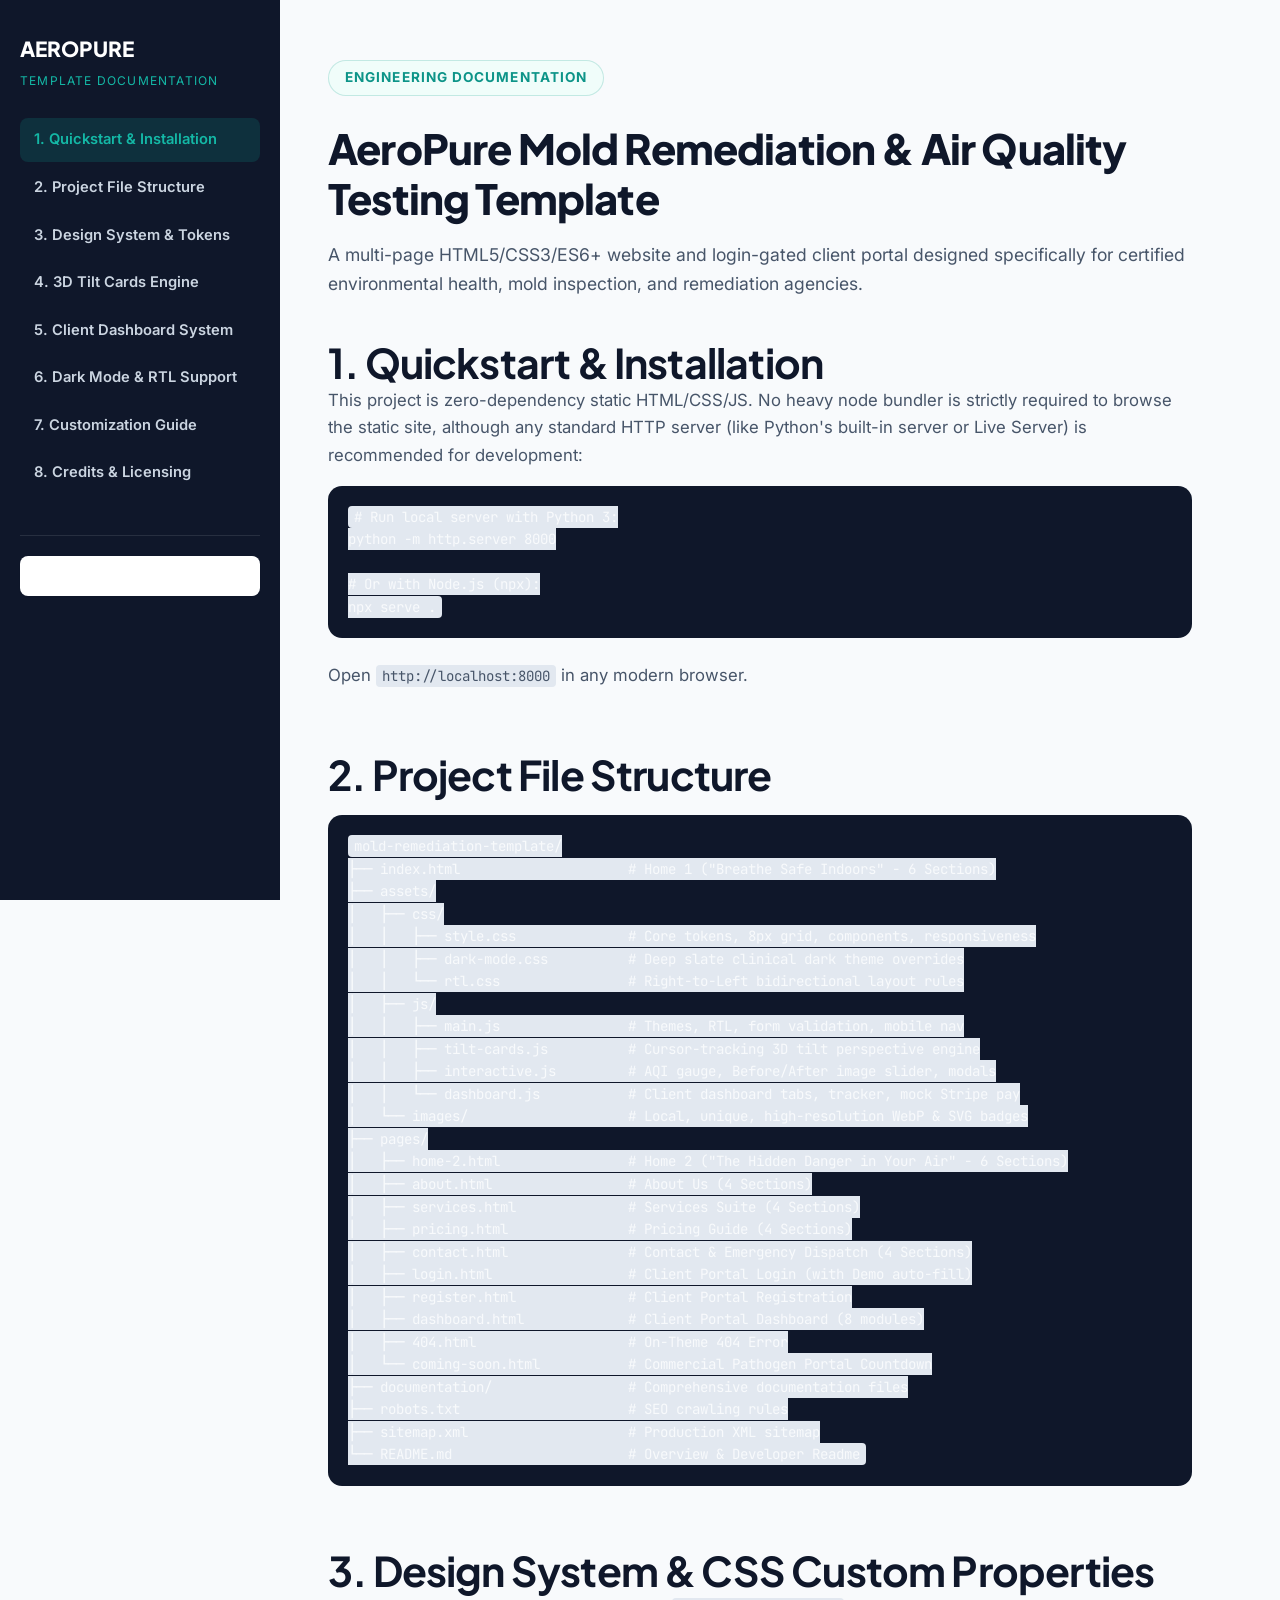
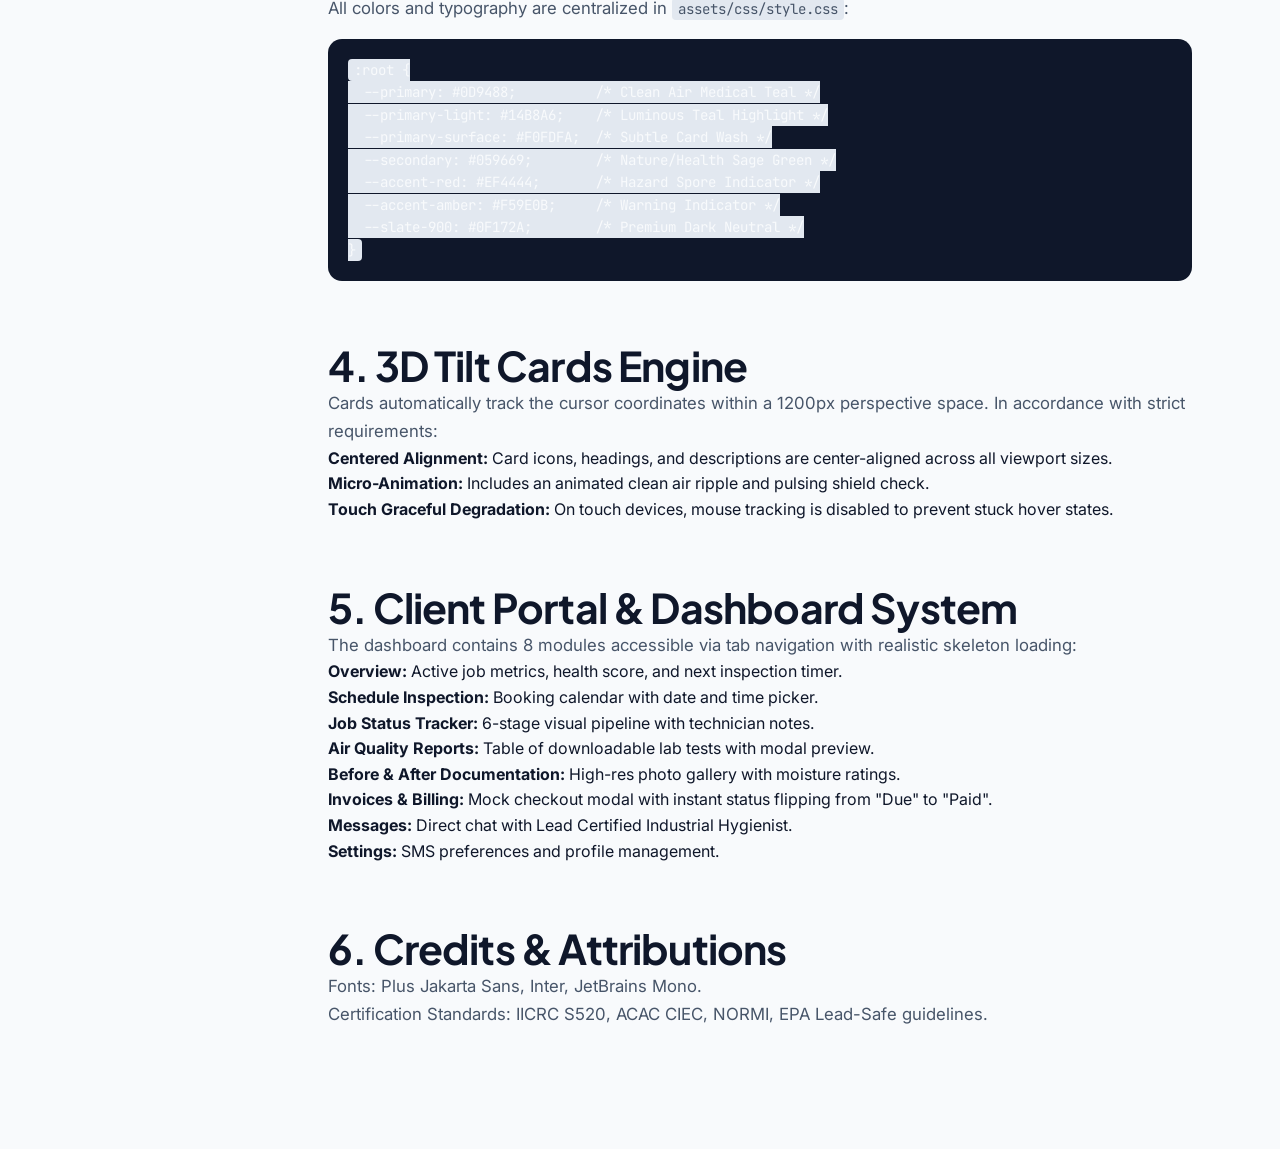
<file: documentation/index.html>
<!DOCTYPE html>
<html lang="en" data-theme="light">
<head>
  <meta charset="UTF-8">
  <meta name="viewport" content="width=device-width, initial-scale=1.0">
  <title>AeroPure Documentation & Developer Guide</title>
  <link rel="icon" type="image/svg+xml" href="../assets/images/favicon.svg">
  <link rel="stylesheet" href="../assets/css/style.css">
  <link rel="stylesheet" href="../assets/css/dark-mode.css">
  <style>
    .doc-layout {
      display: grid;
      grid-template-columns: 280px 1fr;
      min-height: 100vh;
    }
    .doc-sidebar {
      background: var(--slate-900);
      color: #FFFFFF;
      padding: 32px 20px;
      position: sticky;
      top: 0;
      height: 100vh;
      overflow-y: auto;
    }
    .doc-content {
      padding: 60px 48px;
      max-width: 960px;
    }
    .doc-nav-item {
      display: block;
      padding: 10px 14px;
      color: var(--slate-300);
      border-radius: var(--radius-sm);
      font-size: 0.92rem;
      font-weight: 600;
      margin-bottom: 4px;
    }
    .doc-nav-item:hover, .doc-nav-item.active {
      background: rgba(13,148,136,0.2);
      color: var(--primary-light);
    }
    pre {
      background: var(--slate-900);
      color: #F8FAFC;
      padding: 20px;
      border-radius: var(--radius-md);
      overflow-x: auto;
      font-family: var(--font-mono);
      font-size: 0.88rem;
      margin: 16px 0 24px;
    }
    code {
      font-family: var(--font-mono);
      background: var(--slate-200);
      padding: 2px 6px;
      border-radius: 4px;
      font-size: 0.88rem;
    }
    [data-theme="dark"] code {
      background: #1E293B;
    }
  </style>
</head>
<body>

  <div class="doc-layout">
    <aside class="doc-sidebar">
      <div style="font-family:var(--font-display); font-size:1.3rem; font-weight:800; color:#FFFFFF; margin-bottom:6px;">AEROPURE</div>
      <div style="font-size:0.75rem; color:var(--primary-light); text-transform:uppercase; letter-spacing:0.1em; margin-bottom:28px;">Template Documentation</div>

      <nav>
        <a href="#quickstart" class="doc-nav-item active">1. Quickstart & Installation</a>
        <a href="#structure" class="doc-nav-item">2. Project File Structure</a>
        <a href="#design-system" class="doc-nav-item">3. Design System & Tokens</a>
        <a href="#tilt-cards" class="doc-nav-item">4. 3D Tilt Cards Engine</a>
        <a href="#portal" class="doc-nav-item">5. Client Dashboard System</a>
        <a href="#dark-rtl" class="doc-nav-item">6. Dark Mode & RTL Support</a>
        <a href="#customization" class="doc-nav-item">7. Customization Guide</a>
        <a href="#credits" class="doc-nav-item">8. Credits & Licensing</a>
      </nav>

      <div style="margin-top:40px; padding-top:20px; border-top:1px solid rgba(255,255,255,0.1);">
        <a href="../index.html" class="btn btn-secondary btn-sm" style="width:100%; color:#FFFFFF; border-color:rgba(255,255,255,0.2);">Back to Website &rarr;</a>
      </div>
    </aside>

    <main class="doc-content">
      <span class="section-badge">Engineering Documentation</span>
      <h1 style="font-size:2.6rem; margin:12px 0 16px;">AeroPure Mold Remediation & Air Quality Testing Template</h1>
      <p style="font-size:1.1rem; color:var(--text-secondary); margin-bottom:40px;">
        A multi-page HTML5/CSS3/ES6+ website and login-gated client portal designed specifically for certified environmental health, mold inspection, and remediation agencies.
      </p>

      <!-- Section 1 -->
      <section id="quickstart" style="margin-bottom:60px;">
        <h2>1. Quickstart & Installation</h2>
        <p>This project is zero-dependency static HTML/CSS/JS. No heavy node bundler is strictly required to browse the static site, although any standard HTTP server (like Python's built-in server or Live Server) is recommended for development:</p>
        <pre><code># Run local server with Python 3:
python -m http.server 8000

# Or with Node.js (npx):
npx serve .</code></pre>
        <p>Open <code>http://localhost:8000</code> in any modern browser.</p>
      </section>

      <!-- Section 2 -->
      <section id="structure" style="margin-bottom:60px;">
        <h2>2. Project File Structure</h2>
        <pre><code>mold-remediation-template/
├── index.html                     # Home 1 ("Breathe Safe Indoors" - 6 Sections)
├── assets/
│   ├── css/
│   │   ├── style.css              # Core tokens, 8px grid, components, responsiveness
│   │   ├── dark-mode.css          # Deep slate clinical dark theme overrides
│   │   └── rtl.css                # Right-to-Left bidirectional layout rules
│   ├── js/
│   │   ├── main.js                # Themes, RTL, form validation, mobile nav
│   │   ├── tilt-cards.js          # Cursor-tracking 3D tilt perspective engine
│   │   ├── interactive.js         # AQI gauge, Before/After image slider, modals
│   │   └── dashboard.js           # Client dashboard tabs, tracker, mock Stripe pay
│   └── images/                    # Local, unique, high-resolution WebP & SVG badges
├── pages/
│   ├── home-2.html                # Home 2 ("The Hidden Danger in Your Air" - 6 Sections)
│   ├── about.html                 # About Us (4 Sections)
│   ├── services.html              # Services Suite (4 Sections)
│   ├── pricing.html               # Pricing Guide (4 Sections)
│   ├── contact.html               # Contact & Emergency Dispatch (4 Sections)
│   ├── login.html                 # Client Portal Login (with Demo auto-fill)
│   ├── register.html              # Client Portal Registration
│   ├── dashboard.html             # Client Portal Dashboard (8 modules)
│   ├── 404.html                   # On-Theme 404 Error
│   └── coming-soon.html           # Commercial Pathogen Portal Countdown
├── documentation/                 # Comprehensive documentation files
├── robots.txt                     # SEO crawling rules
├── sitemap.xml                    # Production XML sitemap
└── README.md                      # Overview & Developer Readme</code></pre>
      </section>

      <!-- Section 3 -->
      <section id="design-system" style="margin-bottom:60px;">
        <h2>3. Design System & CSS Custom Properties</h2>
        <p>All colors and typography are centralized in <code>assets/css/style.css</code>:</p>
        <pre><code>:root {
  --primary: #0D9488;          /* Clean Air Medical Teal */
  --primary-light: #14B8A6;    /* Luminous Teal Highlight */
  --primary-surface: #F0FDFA;  /* Subtle Card Wash */
  --secondary: #059669;        /* Nature/Health Sage Green */
  --accent-red: #EF4444;       /* Hazard Spore Indicator */
  --accent-amber: #F59E0B;     /* Warning Indicator */
  --slate-900: #0F172A;        /* Premium Dark Neutral */
}</code></pre>
      </section>

      <!-- Section 4 -->
      <section id="tilt-cards" style="margin-bottom:60px;">
        <h2>4. 3D Tilt Cards Engine</h2>
        <p>Cards automatically track the cursor coordinates within a 1200px perspective space. In accordance with strict requirements:</p>
        <ul>
          <li><strong>Centered Alignment:</strong> Card icons, headings, and descriptions are center-aligned across all viewport sizes.</li>
          <li><strong>Micro-Animation:</strong> Includes an animated clean air ripple and pulsing shield check.</li>
          <li><strong>Touch Graceful Degradation:</strong> On touch devices, mouse tracking is disabled to prevent stuck hover states.</li>
        </ul>
      </section>

      <!-- Section 5 -->
      <section id="portal" style="margin-bottom:60px;">
        <h2>5. Client Portal & Dashboard System</h2>
        <p>The dashboard contains 8 modules accessible via tab navigation with realistic skeleton loading:</p>
        <ol>
          <li><strong>Overview:</strong> Active job metrics, health score, and next inspection timer.</li>
          <li><strong>Schedule Inspection:</strong> Booking calendar with date and time picker.</li>
          <li><strong>Job Status Tracker:</strong> 6-stage visual pipeline with technician notes.</li>
          <li><strong>Air Quality Reports:</strong> Table of downloadable lab tests with modal preview.</li>
          <li><strong>Before & After Documentation:</strong> High-res photo gallery with moisture ratings.</li>
          <li><strong>Invoices & Billing:</strong> Mock checkout modal with instant status flipping from "Due" to "Paid".</li>
          <li><strong>Messages:</strong> Direct chat with Lead Certified Industrial Hygienist.</li>
          <li><strong>Settings:</strong> SMS preferences and profile management.</li>
        </ol>
      </section>

      <!-- Section 6 -->
      <section id="credits" style="margin-bottom:60px;">
        <h2>6. Credits & Attributions</h2>
        <p>Fonts: <a href="https://fonts.google.com/specimen/Plus+Jakarta+Sans" target="_blank">Plus Jakarta Sans</a>, <a href="https://fonts.google.com/specimen/Inter" target="_blank">Inter</a>, <a href="https://fonts.google.com/specimen/JetBrains+Mono" target="_blank">JetBrains Mono</a>.<br>
        Certification Standards: IICRC S520, ACAC CIEC, NORMI, EPA Lead-Safe guidelines.</p>
      </section>
    </main>
  </div>

  <script src="../assets/js/main.js"></script>
</body>
</html>
</file>
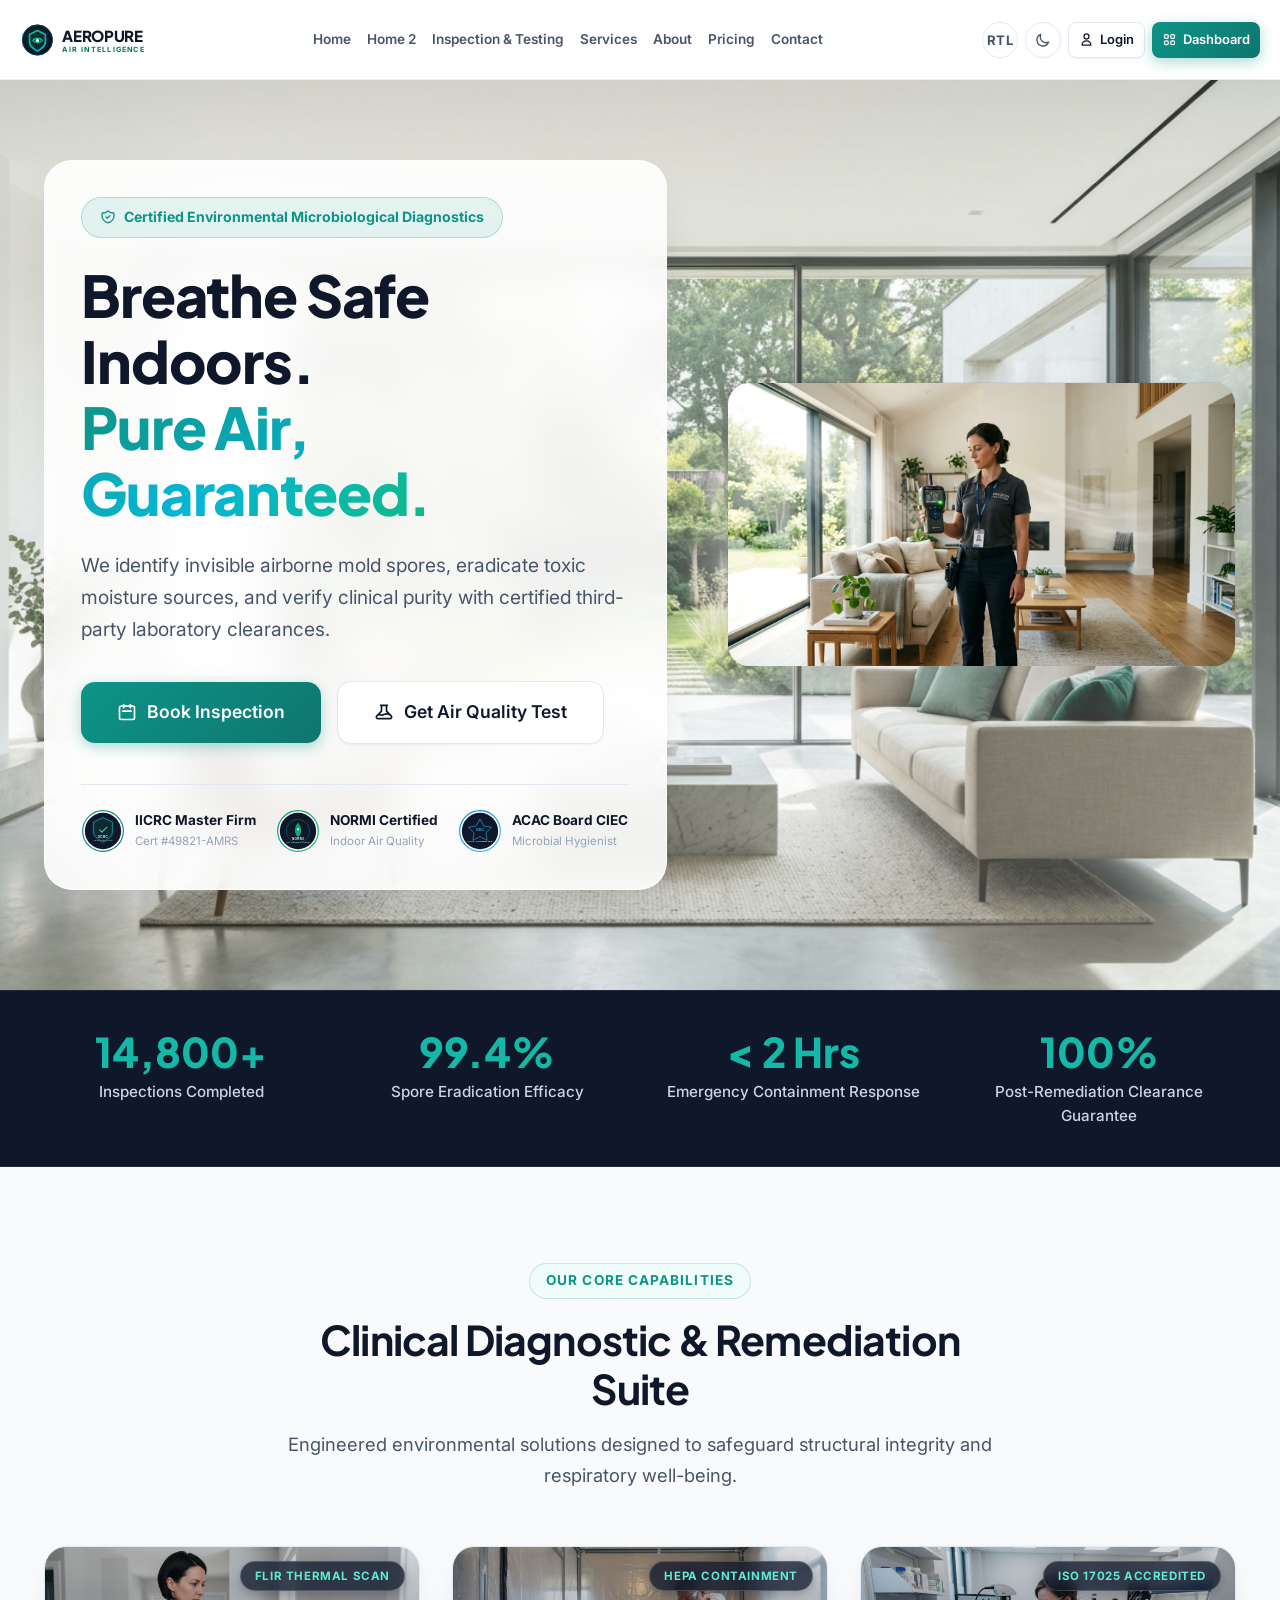
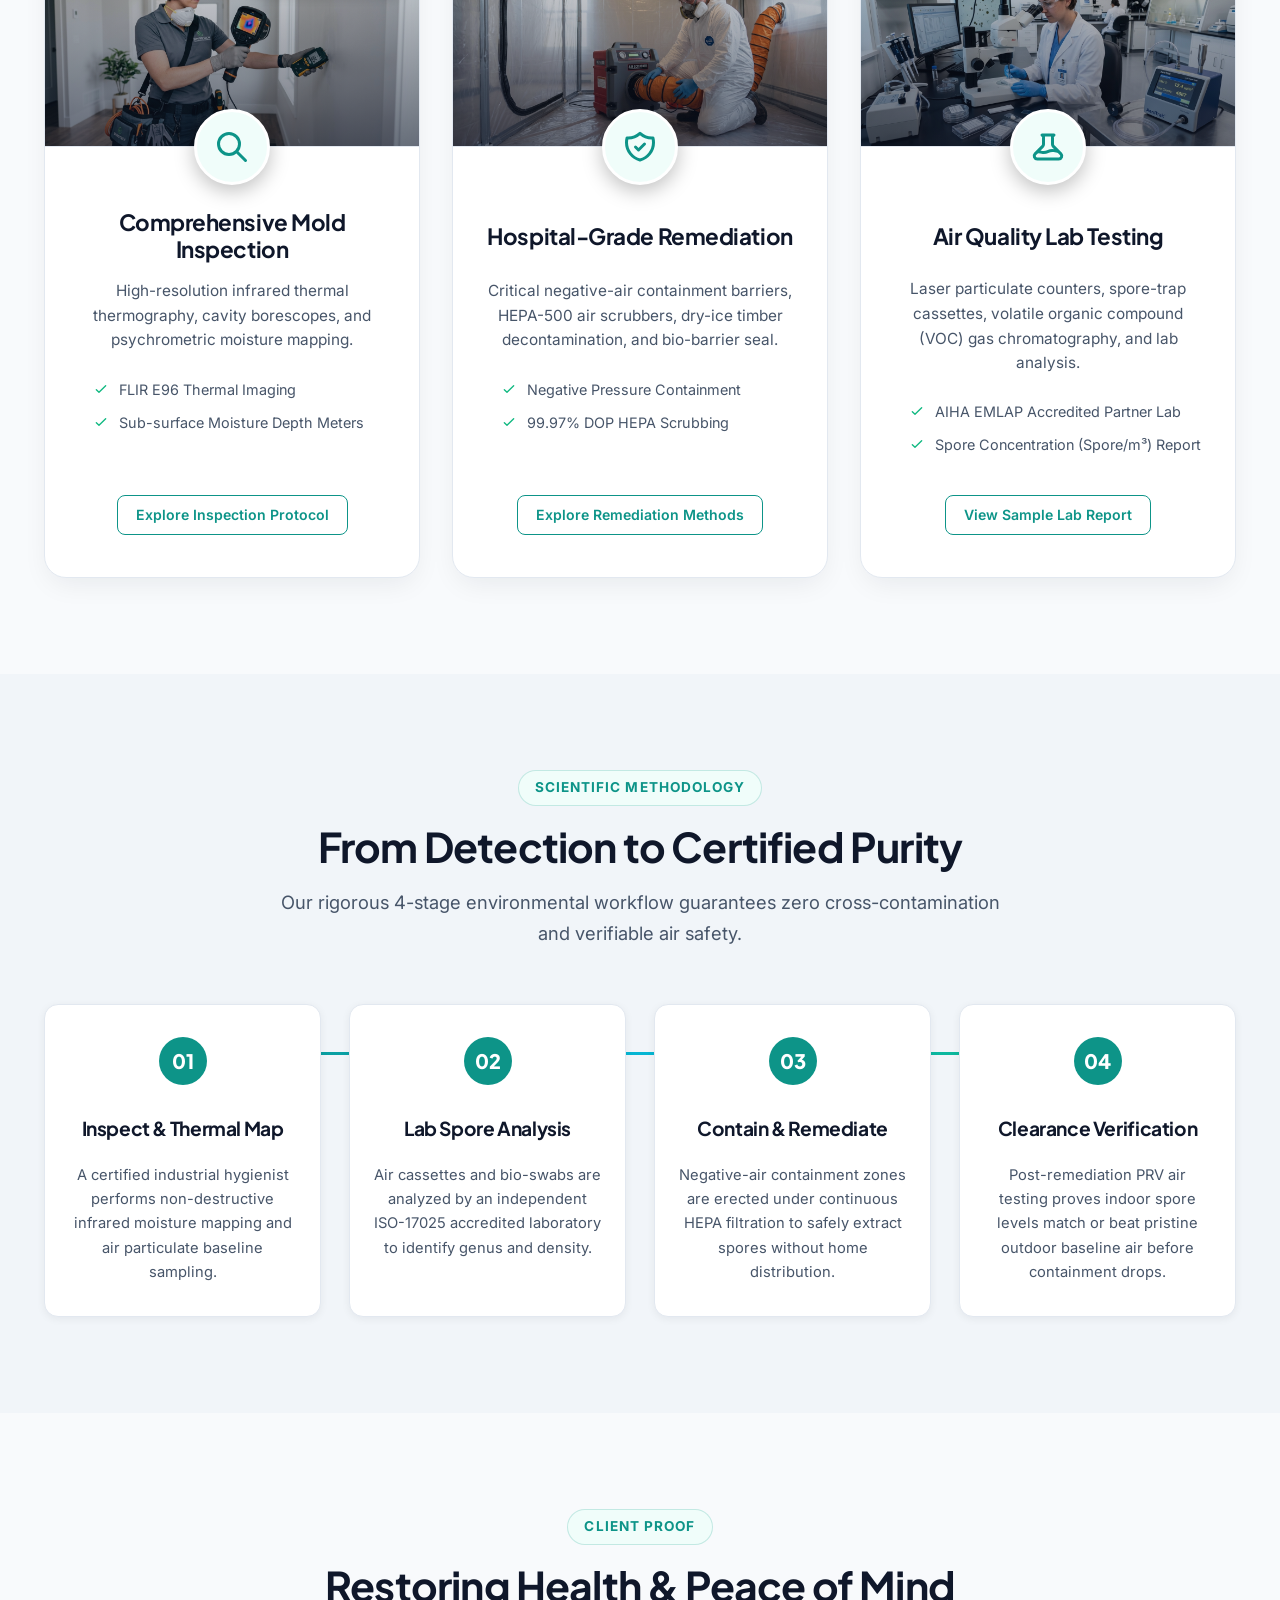
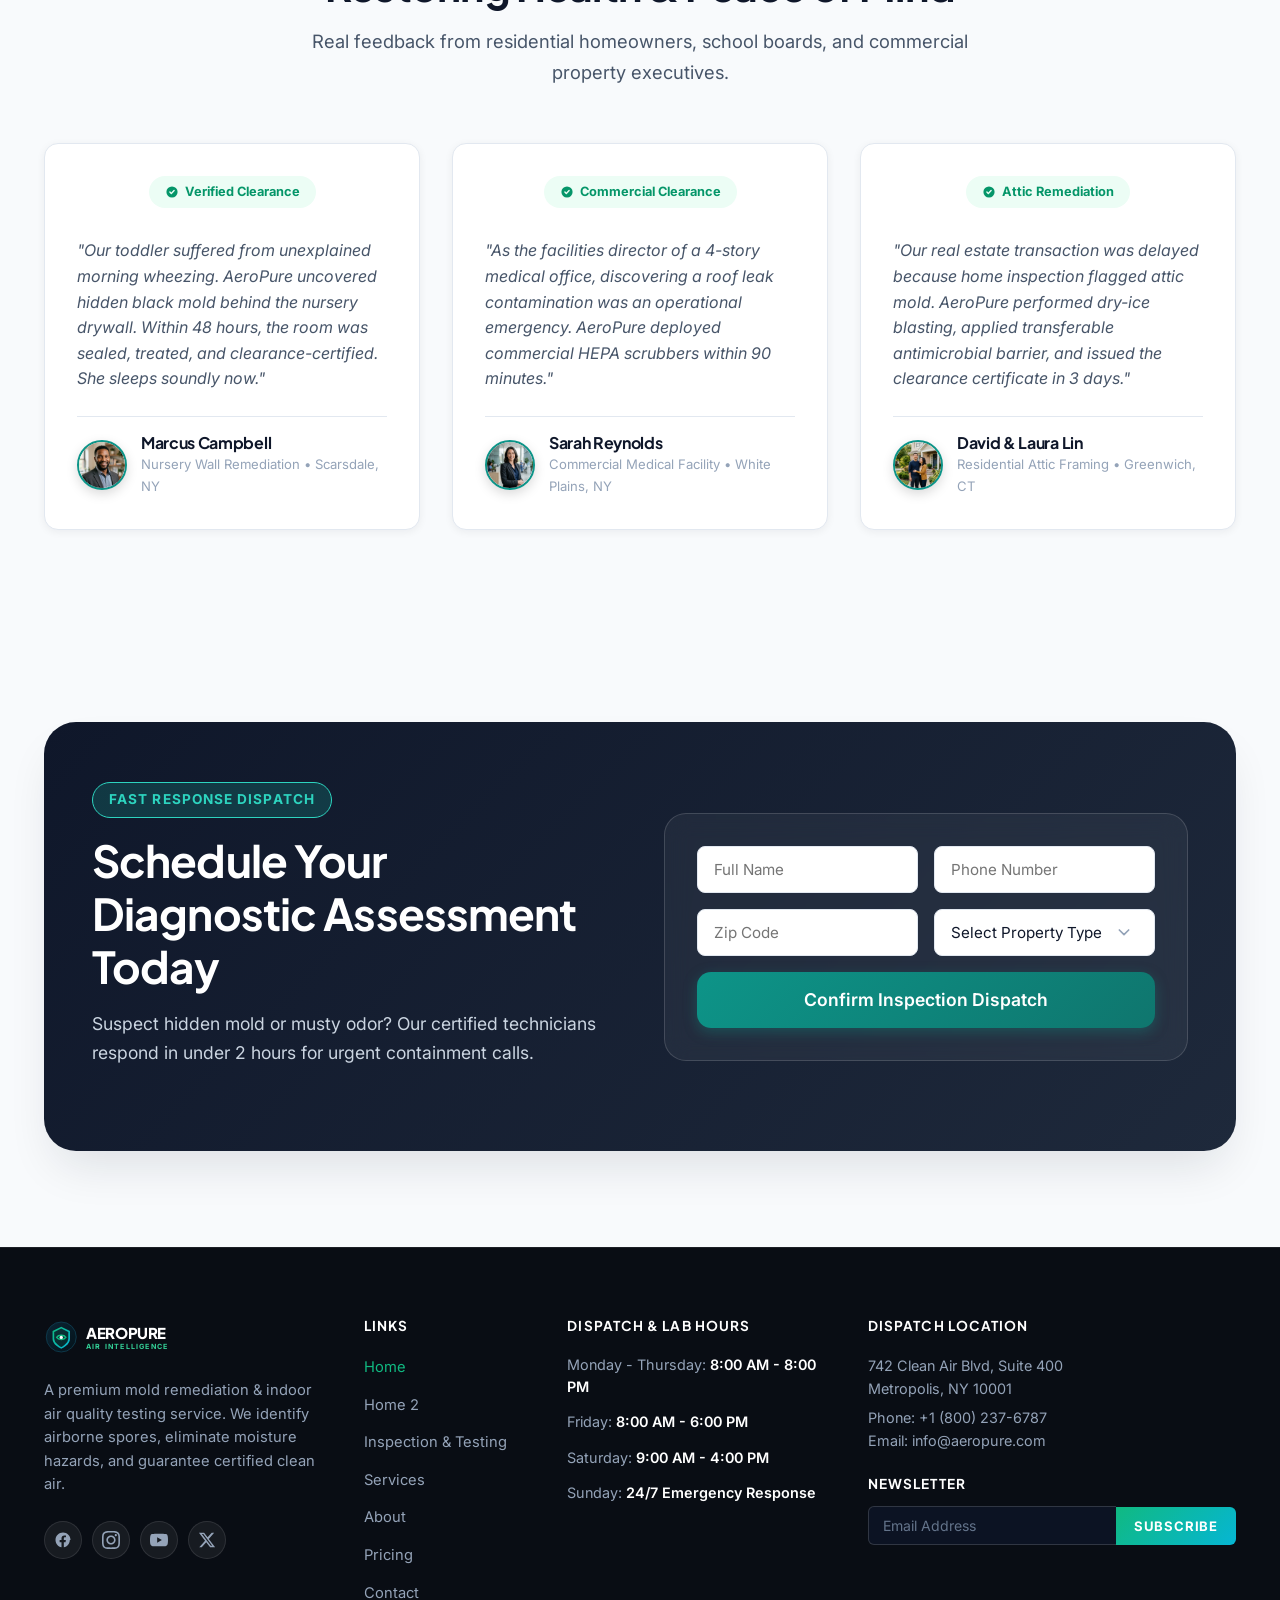
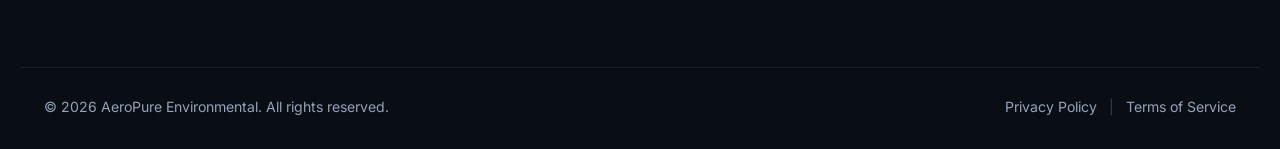
<file: pages/index.html>
<!DOCTYPE html>
<html lang="en" data-theme="light" dir="ltr">
<head>
  <meta charset="UTF-8">
  <meta name="viewport" content="width=device-width, initial-scale=1.0">
  <title>AeroPure | Mold Remediation & Air Quality Testing</title>
  <meta name="description" content="Certified mold inspection, medical-grade remediation & air quality lab testing. Breathe safe with IICRC-certified hygienists and 100% clearance guarantee.">
  <link rel="icon" type="image/svg+xml" href="../assets/images/favicon.svg">

  <!-- Core Stylesheets -->
  <link rel="stylesheet" href="../assets/css/style.css?v=2.3">
  <link rel="stylesheet" href="../assets/css/dark-mode.css?v=2.3">
  <link rel="stylesheet" href="../assets/css/rtl.css?v=2.3">
</head>
<body>

  <!-- Site Header -->
  <header class="site-header" id="siteHeader">
    <div class="container header-inner">
      <a href="../index.html" class="brand-logo" aria-label="AeroPure Environmental Homepage">
        <svg viewBox="0 0 178 50" width="142" height="40">
          <defs>
            <linearGradient id="logo-bg-grad" x1="0%" y1="0%" x2="100%" y2="100%">
              <stop offset="0%" stop-color="#0B2535"/>
              <stop offset="100%" stop-color="#04121A"/>
            </linearGradient>
            <linearGradient id="logo-grad" x1="0%" y1="0%" x2="100%" y2="100%">
              <stop offset="0%" stop-color="#10B981"/>
              <stop offset="100%" stop-color="#06B6D4"/>
            </linearGradient>
          </defs>
          <g transform="translate(2, 4)">
            <circle cx="21" cy="21" r="20" fill="url(#logo-bg-grad)" stroke="#0E3B4F" stroke-width="1.2"/>
            <path d="M21 8.5 L31.5 13.8 V23.5 C31.5 30.5 21 35.5 21 35.5 C21 35.5 10.5 30.5 10.5 23.5 V13.8 Z" fill="rgba(16, 185, 129, 0.12)" stroke="url(#logo-grad)" stroke-width="2.2" stroke-linejoin="round" stroke-linecap="round"/>
            <path d="M14.8 21.5 C17 17.8 25 17.8 27.2 21.5 C25 25.2 17 25.2 14.8 21.5 Z" fill="none" stroke="#10B981" stroke-width="1.8" stroke-linejoin="round"/>
            <circle cx="21" cy="21.5" r="2.2" fill="#FFFFFF"/>
          </g>
          <text x="56" y="27" font-family="'Plus Jakarta Sans', sans-serif" font-size="20" font-weight="800" fill="currentColor" letter-spacing="-0.5">AEROPURE</text>
          <text x="56" y="41" class="logo-tagline" font-family="'Inter', sans-serif" font-size="9.5" font-weight="700" fill="#047857" letter-spacing="1.6">AIR INTELLIGENCE</text>
        </svg>
      </a>

      <!-- Primary Navigation -->
      <nav class="main-nav" aria-label="Primary Navigation">
        <ul class="nav-links">
          <li><a href="../index.html" class="nav-link">Home</a></li>
          <li><a href="home-2.html" class="nav-link">Home 2</a></li>
          <li><a href="mold-inspection-testing.html" class="nav-link">Inspection &amp; Testing</a></li>
          <li><a href="services.html" class="nav-link">Services</a></li>
          <li><a href="about.html" class="nav-link">About</a></li>
          <li><a href="pricing.html" class="nav-link">Pricing</a></li>
          <li><a href="contact.html" class="nav-link">Contact</a></li>
        </ul>
      </nav>

      <!-- Action Utilities -->
      <div class="header-actions">
        <button type="button" class="icon-toggle-btn rtl-toggle-btn" title="Toggle RTL / LTR layout" aria-label="Toggle RTL layout">
          <span style="font-weight:700; font-size:0.82rem;">RTL</span>
        </button>

        <button type="button" class="icon-toggle-btn theme-toggle-btn" title="Toggle Dark/Light Mode" aria-label="Toggle theme">
          <svg class="icon-moon" fill="none" stroke="currentColor" viewBox="0 0 24 24">
            <path stroke-linecap="round" stroke-linejoin="round" stroke-width="2" d="M20.354 15.354A9 9 0 018.646 3.646 9.003 9.003 0 0012 21a9.003 9.003 0 008.354-5.646z"/>
          </svg>
          <svg class="icon-sun" fill="none" stroke="currentColor" viewBox="0 0 24 24" style="display:none;">
            <path stroke-linecap="round" stroke-linejoin="round" stroke-width="2" d="M12 3v1m0 16v1m9-9h-1M4 12H3m15.364 6.364l-.707-.707M6.343 6.343l-.707-.707m12.728 0l-.707.707M6.343 17.657l-.707.707M16 12a4 4 0 11-8 0 4 4 0 018 0z"/>
          </svg>
        </button>

        <a href="login.html" class="btn btn-secondary btn-sm" id="navLoginBtn">
          <svg width="16" height="16" fill="none" stroke="currentColor" viewBox="0 0 24 24">
            <path stroke-linecap="round" stroke-linejoin="round" stroke-width="2" d="M16 7a4 4 0 11-8 0 4 4 0 018 0zM12 14a7 7 0 00-7 7h14a7 7 0 00-7-7z"/>
          </svg>
          <span>Login</span>
        </a>
        <a href="dashboard.html" class="btn btn-primary btn-sm" id="navDashBtn">
          <svg width="16" height="16" fill="none" stroke="currentColor" viewBox="0 0 24 24">
            <path stroke-linecap="round" stroke-linejoin="round" stroke-width="2" d="M4 6a2 2 0 012-2h2a2 2 0 012 2v2a2 2 0 01-2 2H6a2 2 0 01-2-2V6zM14 6a2 2 0 012-2h2a2 2 0 012 2v2a2 2 0 01-2 2h-2a2 2 0 01-2-2V6zM4 16a2 2 0 012-2h2a2 2 0 012 2v2a2 2 0 01-2 2H6a2 2 0 01-2-2v-2zM14 16a2 2 0 012-2h2a2 2 0 012 2v2a2 2 0 01-2 2h-2a2 2 0 01-2-2v-2z"/>
          </svg>
          <span>Dashboard</span>
        </a>

        <button type="button" class="mobile-menu-toggle" aria-label="Open mobile navigation menu" aria-expanded="false">
          <svg fill="none" stroke="currentColor" viewBox="0 0 24 24">
            <path stroke-linecap="round" stroke-linejoin="round" stroke-width="2" d="M4 6h16M4 12h16M4 18h16"/>
          </svg>
        </button>
      </div>
    </div>
  </header>

  <!-- Mobile Drawer Menu -->
  <div class="drawer-backdrop"></div>
  <aside class="mobile-nav-drawer" aria-label="Mobile Navigation">
    <div class="drawer-header">
      <a href="index.html" class="brand-logo" aria-label="AeroPure Environmental Homepage">
        <svg viewBox="0 0 240 50" width="180" height="38">
          <defs>
            <linearGradient id="logo-bg-grad-drawer-pindex" x1="0%" y1="0%" x2="100%" y2="100%">
              <stop offset="0%" stop-color="#0B2535"/>
              <stop offset="100%" stop-color="#04121A"/>
            </linearGradient>
            <linearGradient id="logo-grad-drawer-pindex" x1="0%" y1="0%" x2="100%" y2="100%">
              <stop offset="0%" stop-color="#10B981"/>
              <stop offset="100%" stop-color="#06B6D4"/>
            </linearGradient>
          </defs>
          <g transform="translate(2, 4)">
            <circle cx="21" cy="21" r="20" fill="url(#logo-bg-grad-drawer-pindex)" stroke="#0E3B4F" stroke-width="1.2"/>
            <path d="M21 8.5 L31.5 13.8 V23.5 C31.5 30.5 21 35.5 21 35.5 C21 35.5 10.5 30.5 10.5 23.5 V13.8 Z" fill="rgba(16, 185, 129, 0.12)" stroke="url(#logo-grad-drawer-pindex)" stroke-width="2.2" stroke-linejoin="round" stroke-linecap="round"/>
            <path d="M14.8 21.5 C17 17.8 25 17.8 27.2 21.5 C25 25.2 17 25.2 14.8 21.5 Z" fill="none" stroke="#10B981" stroke-width="1.8" stroke-linejoin="round"/>
            <circle cx="21" cy="21.5" r="2.2" fill="#FFFFFF"/>
          </g>
          <text x="56" y="27" font-family="'Plus Jakarta Sans', sans-serif" font-size="20" font-weight="800" fill="currentColor" letter-spacing="-0.5">AEROPURE</text>
          <text x="56" y="41" class="logo-tagline" font-family="'Inter', sans-serif" font-size="9.5" font-weight="700" fill="#047857" letter-spacing="1.6">AIR INTELLIGENCE</text>
        </svg>
      </a>
      <button type="button" class="drawer-close-btn icon-toggle-btn" aria-label="Close menu">
        <svg width="20" height="20" fill="none" stroke="currentColor" viewBox="0 0 24 24">
          <path stroke-linecap="round" stroke-linejoin="round" stroke-width="2" d="M6 18L18 6M6 6l12 12"/>
        </svg>
      </button>
    </div>
    <ul class="drawer-nav-list">
      <li><a href="../index.html" class="drawer-nav-link">Home</a></li>
      <li><a href="home-2.html" class="drawer-nav-link">Home 2</a></li>
      <li><a href="mold-inspection-testing.html" class="drawer-nav-link">Inspection &amp; Testing</a></li>
      <li><a href="services.html" class="drawer-nav-link">Services</a></li>
      <li><a href="about.html" class="drawer-nav-link">About</a></li>
      <li><a href="pricing.html" class="drawer-nav-link">Pricing</a></li>
      <li><a href="contact.html" class="drawer-nav-link">Contact</a></li>
    </ul>
    <div class="drawer-footer-actions">
      <div class="drawer-tools-row">
        <!-- RTL Switcher -->
        <button type="button" class="icon-toggle-btn rtl-toggle-btn" title="Toggle RTL / LTR layout" aria-label="Toggle RTL layout">
          <span style="font-weight:700; font-size:0.82rem;">RTL</span>
        </button>
        <!-- Dark/Light Mode Switcher -->
        <button type="button" class="icon-toggle-btn theme-toggle-btn" title="Toggle Dark/Light Mode" aria-label="Toggle theme">
          <svg class="icon-moon" fill="none" stroke="currentColor" viewBox="0 0 24 24">
            <path stroke-linecap="round" stroke-linejoin="round" stroke-width="2" d="M20.354 15.354A9 9 0 018.646 3.646 9.003 9.003 0 0012 21a9.003 9.003 0 008.354-5.646z"/>
          </svg>
          <svg class="icon-sun" fill="none" stroke="currentColor" viewBox="0 0 24 24" style="display:none;">
            <path stroke-linecap="round" stroke-linejoin="round" stroke-width="2" d="M12 3v1m0 16v1m9-9h-1M4 12H3m15.364 6.364l-.707-.707M6.343 6.343l-.707-.707m12.728 0l-.707.707M6.343 17.657l-.707.707M16 12a4 4 0 11-8 0 4 4 0 018 0z"/>
          </svg>
        </button>
      </div>
      <div class="drawer-cta-btns">
        <a href="login.html" class="btn btn-secondary btn-sm">
          <svg width="16" height="16" fill="none" stroke="currentColor" viewBox="0 0 24 24">
            <path stroke-linecap="round" stroke-linejoin="round" stroke-width="2" d="M16 7a4 4 0 11-8 0 4 4 0 018 0zM12 14a7 7 0 00-7 7h14a7 7 0 00-7-7z"/>
          </svg>
          <span>Login</span>
        </a>
        <a href="dashboard.html" class="btn btn-primary btn-sm">
          <svg width="16" height="16" fill="none" stroke="currentColor" viewBox="0 0 24 24">
            <path stroke-linecap="round" stroke-linejoin="round" stroke-width="2" d="M4 6a2 2 0 012-2h2a2 2 0 012 2v2a2 2 0 01-2 2H6a2 2 0 01-2-2V6zM14 6a2 2 0 012-2h2a2 2 0 012 2v2a2 2 0 01-2 2h-2a2 2 0 01-2-2V6zM4 16a2 2 0 012-2h2a2 2 0 012 2v2a2 2 0 01-2 2H6a2 2 0 01-2-2v-2zM14 16a2 2 0 012-2h2a2 2 0 012 2v2a2 2 0 01-2 2h-2a2 2 0 01-2-2v-2z"/>
          </svg>
          <span>Dashboard</span>
        </a>
      </div>
    </div>
  </aside>

  <main>
    <!-- Hero 1 -->
    <section class="hero-home-1 hero-home1-page">
      <div class="container hero-grid">
        <div class="hero-content">
          <div class="hero-tag">
            <svg width="16" height="16" fill="none" stroke="currentColor" viewBox="0 0 24 24">
              <path stroke-linecap="round" stroke-linejoin="round" stroke-width="2" d="M9 12l2 2 4-4m5.618-4.016A11.955 11.955 0 0112 2.944a11.955 11.955 0 01-8.618 3.04A12.02 12.02 0 003 9c0 5.591 3.824 10.29 9 11.622 5.176-1.332 9-6.03 9-11.622 0-1.042-.133-2.052-.382-3.016z"/>
            </svg>
            <span>Certified Environmental Microbiological Diagnostics</span>
          </div>
          <h1 class="hero-title">
            Breathe Safe Indoors.<br>
            <span class="text-gradient">Pure Air, Guaranteed.</span>
          </h1>
          <p class="hero-description">
            We identify invisible airborne mold spores, eradicate toxic moisture sources, and verify clinical purity with certified third-party laboratory clearances.
          </p>

          <div class="hero-cta-group">
            <a href="contact.html" class="btn btn-primary btn-lg">
              <svg width="20" height="20" fill="none" stroke="currentColor" viewBox="0 0 24 24">
                <path stroke-linecap="round" stroke-linejoin="round" stroke-width="2" d="M8 7V3m8 4V3m-9 8h10M5 21h14a2 2 0 002-2V7a2 2 0 00-2-2H5a2 2 0 00-2 2v12a2 2 0 002 2z"/>
              </svg>
              <span>Book Inspection</span>
            </a>
            <a href="services.html#testing" class="btn btn-secondary btn-lg">
              <svg width="20" height="20" fill="none" stroke="currentColor" viewBox="0 0 24 24">
                <path stroke-linecap="round" stroke-linejoin="round" stroke-width="2" d="M19.428 15.428a2 2 0 00-1.022-.547l-2.387-.477a6 6 0 00-3.86.517l-.318.158a6 6 0 01-3.86.517L6.05 15.21a2 2 0 00-1.806.547M8 4h8l-1 1v5.172a2 2 0 00.586 1.414l5 5c1.26 1.26.367 3.414-1.415 3.414H4.828c-1.782 0-2.674-2.154-1.414-3.414l5-5A2 2 0 009 10.172V5L8 4z"/>
              </svg>
              <span>Get Air Quality Test</span>
            </a>
          </div>

          <div class="hero-trust-badges">
            <div class="badge-item">
              <img src="../assets/images/iicrc-badge.svg" alt="IICRC" width="44" height="44">
              <div class="badge-text">
                <span class="badge-title">IICRC Master Firm</span>
                <span class="badge-sub">Cert #49821-AMRS</span>
              </div>
            </div>
            <div class="badge-item">
              <img src="../assets/images/normi-badge.svg" alt="NORMI" width="44" height="44">
              <div class="badge-text">
                <span class="badge-title">NORMI Certified</span>
                <span class="badge-sub">Indoor Air Quality</span>
              </div>
            </div>
            <div class="badge-item">
              <img src="../assets/images/acac-badge.svg" alt="ACAC" width="44" height="44">
              <div class="badge-text">
                <span class="badge-title">ACAC Board CIEC</span>
                <span class="badge-sub">Microbial Hygienist</span>
              </div>
            </div>
          </div>
        </div>

        <div class="hero-media-wrapper">
          <div class="hero-image-frame">
            <img src="../assets/images/hero-technician.webp" alt="Environmental hygienist testing indoor air" width="600" height="420">
          </div>
        </div>
      </div>
    </section>

    <!-- Trust Strip -->
    <section class="trust-strip">
      <div class="container">
        <div class="trust-stats-grid">
          <div class="stat-item">
            <span class="stat-number">14,800+</span>
            <span class="stat-label">Inspections Completed</span>
          </div>
          <div class="stat-item">
            <span class="stat-number">99.4%</span>
            <span class="stat-label">Spore Eradication Efficacy</span>
          </div>
          <div class="stat-item">
            <span class="stat-number">&lt; 2 Hrs</span>
            <span class="stat-label">Emergency Containment Response</span>
          </div>
          <div class="stat-item">
            <span class="stat-number">100%</span>
            <span class="stat-label">Post-Remediation Clearance Guarantee</span>
          </div>
        </div>
      </div>
    </section>

    <!-- Services Overview (3D Tilt Cards) -->
    <section class="section-padding" id="servicesOverview">
      <div class="container">
        <div class="section-header">
          <span class="section-badge">Our Core Capabilities</span>
          <h2 class="section-title">Clinical Diagnostic & Remediation Suite</h2>
          <p class="section-subtitle">Engineered environmental solutions designed to safeguard structural integrity and respiratory well-being.</p>
        </div>

        <div class="services-grid-3">
          <div class="tilt-card-container">
            <article class="tilt-card" tabindex="0">
              <div class="tilt-card-media">
                <img src="../assets/images/service-mold-inspection.jpg" alt="Environmental inspector performing infrared thermal mold inspection" loading="lazy">
                <div class="tilt-card-media-overlay"></div>
                <span class="tilt-card-tag">FLIR Thermal Scan</span>
              </div>
              <div class="card-icon-wrapper">
                <span class="ripple-effect"></span>
                <svg fill="none" stroke="currentColor" viewBox="0 0 24 24"><path stroke-linecap="round" stroke-linejoin="round" stroke-width="2" d="M21 21l-6-6m2-5a7 7 0 11-14 0 7 7 0 0114 0z"/></svg>
              </div>
              <h3 class="tilt-card-title">Comprehensive Mold Inspection</h3>
              <p class="tilt-card-desc">High-resolution infrared thermal thermography, cavity borescopes, and psychrometric moisture mapping.</p>
              <ul class="tilt-card-features">
                <li><svg fill="none" stroke="currentColor" viewBox="0 0 24 24"><path stroke-linecap="round" stroke-linejoin="round" stroke-width="2" d="M5 13l4 4L19 7"/></svg><span>FLIR E96 Thermal Imaging</span></li>
                <li><svg fill="none" stroke="currentColor" viewBox="0 0 24 24"><path stroke-linecap="round" stroke-linejoin="round" stroke-width="2" d="M5 13l4 4L19 7"/></svg><span>Sub-surface Moisture Depth Meters</span></li>
              </ul>
              <div class="tilt-card-action">
                <a href="services.html#inspection" class="btn btn-outline-primary btn-sm">Explore Inspection Protocol</a>
              </div>
            </article>
          </div>

          <div class="tilt-card-container">
            <article class="tilt-card" tabindex="0">
              <div class="tilt-card-media">
                <img src="../assets/images/service-mold-remediation.jpg" alt="Certified mold remediation technician setting up HEPA air scrubber in containment area" loading="lazy">
                <div class="tilt-card-media-overlay"></div>
                <span class="tilt-card-tag">HEPA Containment</span>
              </div>
              <div class="card-icon-wrapper">
                <span class="ripple-effect"></span>
                <svg fill="none" stroke="currentColor" viewBox="0 0 24 24"><path stroke-linecap="round" stroke-linejoin="round" stroke-width="2" d="M9 12l2 2 4-4m5.618-4.016A11.955 11.955 0 0112 2.944a11.955 11.955 0 01-8.618 3.04A12.02 12.02 0 003 9c0 5.591 3.824 10.29 9 11.622 5.176-1.332 9-6.03 9-11.622 0-1.042-.133-2.052-.382-3.016z"/></svg>
              </div>
              <h3 class="tilt-card-title">Hospital-Grade Remediation</h3>
              <p class="tilt-card-desc">Critical negative-air containment barriers, HEPA-500 air scrubbers, dry-ice timber decontamination, and bio-barrier seal.</p>
              <ul class="tilt-card-features">
                <li><svg fill="none" stroke="currentColor" viewBox="0 0 24 24"><path stroke-linecap="round" stroke-linejoin="round" stroke-width="2" d="M5 13l4 4L19 7"/></svg><span>Negative Pressure Containment</span></li>
                <li><svg fill="none" stroke="currentColor" viewBox="0 0 24 24"><path stroke-linecap="round" stroke-linejoin="round" stroke-width="2" d="M5 13l4 4L19 7"/></svg><span>99.97% DOP HEPA Scrubbing</span></li>
              </ul>
              <div class="tilt-card-action">
                <a href="services.html#remediation" class="btn btn-outline-primary btn-sm">Explore Remediation Methods</a>
              </div>
            </article>
          </div>

          <div class="tilt-card-container">
            <article class="tilt-card" tabindex="0">
              <div class="tilt-card-media">
                <img src="../assets/images/service-air-testing.jpg" alt="Air quality laboratory scientist analyzing spore sample under microscope" loading="lazy">
                <div class="tilt-card-media-overlay"></div>
                <span class="tilt-card-tag">ISO 17025 Accredited</span>
              </div>
              <div class="card-icon-wrapper">
                <span class="ripple-effect"></span>
                <svg fill="none" stroke="currentColor" viewBox="0 0 24 24"><path stroke-linecap="round" stroke-linejoin="round" stroke-width="2" d="M19.428 15.428a2 2 0 00-1.022-.547l-2.387-.477a6 6 0 00-3.86.517l-.318.158a6 6 0 01-3.86.517L6.05 15.21a2 2 0 00-1.806.547M8 4h8l-1 1v5.172a2 2 0 00.586 1.414l5 5c1.26 1.26.367 3.414-1.415 3.414H4.828c-1.782 0-2.674-2.154-1.414-3.414l5-5A2 2 0 009 10.172V5L8 4z"/></svg>
              </div>
              <h3 class="tilt-card-title">Air Quality Lab Testing</h3>
              <p class="tilt-card-desc">Laser particulate counters, spore-trap cassettes, volatile organic compound (VOC) gas chromatography, and lab analysis.</p>
              <ul class="tilt-card-features">
                <li><svg fill="none" stroke="currentColor" viewBox="0 0 24 24"><path stroke-linecap="round" stroke-linejoin="round" stroke-width="2" d="M5 13l4 4L19 7"/></svg><span>AIHA EMLAP Accredited Partner Lab</span></li>
                <li><svg fill="none" stroke="currentColor" viewBox="0 0 24 24"><path stroke-linecap="round" stroke-linejoin="round" stroke-width="2" d="M5 13l4 4L19 7"/></svg><span>Spore Concentration (Spore/m³) Report</span></li>
              </ul>
              <div class="tilt-card-action">
                <a href="services.html#testing" class="btn btn-outline-primary btn-sm">View Sample Lab Report</a>
              </div>
            </article>
          </div>
        </div>
      </div>
    </section>

    <!-- How It Works (4-Step Timeline) -->
    <section class="section-padding timeline-section">
      <div class="container">
        <div class="section-header">
          <span class="section-badge">Scientific Methodology</span>
          <h2 class="section-title">From Detection to Certified Purity</h2>
          <p class="section-subtitle">Our rigorous 4-stage environmental workflow guarantees zero cross-contamination and verifiable air safety.</p>
        </div>

        <div class="timeline-steps">
          <div class="timeline-card">
            <div class="step-number">01</div>
            <h3 class="step-title">Inspect & Thermal Map</h3>
            <p class="step-desc">A certified industrial hygienist performs non-destructive infrared moisture mapping and air particulate baseline sampling.</p>
          </div>
          <div class="timeline-card">
            <div class="step-number">02</div>
            <h3 class="step-title">Lab Spore Analysis</h3>
            <p class="step-desc">Air cassettes and bio-swabs are analyzed by an independent ISO-17025 accredited laboratory to identify genus and density.</p>
          </div>
          <div class="timeline-card">
            <div class="step-number">03</div>
            <h3 class="step-title">Contain & Remediate</h3>
            <p class="step-desc">Negative-air containment zones are erected under continuous HEPA filtration to safely extract spores without home distribution.</p>
          </div>
          <div class="timeline-card">
            <div class="step-number">04</div>
            <h3 class="step-title">Clearance Verification</h3>
            <p class="step-desc">Post-remediation PRV air testing proves indoor spore levels match or beat pristine outdoor baseline air before containment drops.</p>
          </div>
        </div>
      </div>
    </section>

    <!-- Testimonials -->
    <section class="section-padding">
      <div class="container">
        <div class="section-header">
          <span class="section-badge">Client Proof</span>
          <h2 class="section-title">Restoring Health & Peace of Mind</h2>
          <p class="section-subtitle">Real feedback from residential homeowners, school boards, and commercial property executives.</p>
        </div>

        <div class="testimonials-grid">
          <div class="testimonial-card">
            <div>
              <div class="testimonial-header">
                <span class="verified-badge">
                  <svg fill="currentColor" viewBox="0 0 20 20" width="14" height="14"><path fill-rule="evenodd" d="M10 18a8 8 0 100-16 8 8 0 000 16zm3.707-9.293a1 1 0 00-1.414-1.414L9 10.586 7.707 9.293a1 1 0 00-1.414 1.414l2 2a1 1 0 001.414 0l4-4z" clip-rule="evenodd"/></svg>
                  Verified Clearance
                </span>
              </div>
              <p class="testimonial-quote">"Our toddler suffered from unexplained morning wheezing. AeroPure uncovered hidden black mold behind the nursery drywall. Within 48 hours, the room was sealed, treated, and clearance-certified. She sleeps soundly now."</p>
            </div>
            <div class="testimonial-client">
              <img src="../assets/images/client-marcus.jpg" alt="Marcus Campbell" class="client-avatar" width="50" height="50">
              <div class="client-meta">
                <h4>Marcus Campbell</h4>
                <p>Nursery Wall Remediation &bull; Scarsdale, NY</p>
              </div>
            </div>
          </div>

          <div class="testimonial-card">
            <div>
              <div class="testimonial-header">
                <span class="verified-badge">
                  <svg fill="currentColor" viewBox="0 0 20 20" width="14" height="14"><path fill-rule="evenodd" d="M10 18a8 8 0 100-16 8 8 0 000 16zm3.707-9.293a1 1 0 00-1.414-1.414L9 10.586 7.707 9.293a1 1 0 00-1.414 1.414l2 2a1 1 0 001.414 0l4-4z" clip-rule="evenodd"/></svg>
                  Commercial Clearance
                </span>
              </div>
              <p class="testimonial-quote">"As the facilities director of a 4-story medical office, discovering a roof leak contamination was an operational emergency. AeroPure deployed commercial HEPA scrubbers within 90 minutes."</p>
            </div>
            <div class="testimonial-client">
              <img src="../assets/images/client-sarah.jpg" alt="Sarah Reynolds" class="client-avatar" width="50" height="50">
              <div class="client-meta">
                <h4>Sarah Reynolds</h4>
                <p>Commercial Medical Facility &bull; White Plains, NY</p>
              </div>
            </div>
          </div>

          <div class="testimonial-card">
            <div>
              <div class="testimonial-header">
                <span class="verified-badge">
                  <svg fill="currentColor" viewBox="0 0 20 20" width="14" height="14"><path fill-rule="evenodd" d="M10 18a8 8 0 100-16 8 8 0 000 16zm3.707-9.293a1 1 0 00-1.414-1.414L9 10.586 7.707 9.293a1 1 0 00-1.414 1.414l2 2a1 1 0 001.414 0l4-4z" clip-rule="evenodd"/></svg>
                  Attic Remediation
                </span>
              </div>
              <p class="testimonial-quote">"Our real estate transaction was delayed because home inspection flagged attic mold. AeroPure performed dry-ice blasting, applied transferable antimicrobial barrier, and issued the clearance certificate in 3 days."</p>
            </div>
            <div class="testimonial-client">
              <img src="../assets/images/client-david-laura.jpg" alt="David &amp; Laura Lin" class="client-avatar" width="50" height="50">
              <div class="client-meta">
                <h4>David &amp; Laura Lin</h4>
                <p>Residential Attic Framing &bull; Greenwich, CT</p>
              </div>
            </div>
          </div>
        </div>
      </div>
    </section>

    <!-- Final CTA Banner -->
    <section class="section-padding">
      <div class="container">
        <div class="cta-banner-section">
          <div class="cta-banner-grid">
            <div class="cta-banner-content">
              <span class="section-badge" style="background:rgba(20,184,166,0.2); color:#2DD4BF; border-color:#2DD4BF;">Fast Response Dispatch</span>
              <h2>Schedule Your Diagnostic Assessment Today</h2>
              <p>Suspect hidden mold or musty odor? Our certified technicians respond in under 2 hours for urgent containment calls.</p>
            </div>

            <form class="micro-form" data-validate="true">
              <div class="micro-form-row">
                <div><input type="text" class="input-field" placeholder="Full Name" required></div>
                <div><input type="tel" class="input-field" placeholder="Phone Number" required></div>
              </div>
              <div class="micro-form-row">
                <div><input type="text" class="input-field" placeholder="Zip Code" required></div>
                <div>
                  <select class="input-field" required>
                    <option value="" disabled selected>Select Property Type</option>
                    <option value="residential">Single Family Home</option>
                    <option value="commercial">Commercial / Office</option>
                  </select>
                </div>
              </div>
              <button type="submit" class="btn btn-primary btn-lg" style="width:100%;">
                <span>Confirm Inspection Dispatch</span>
              </button>
            </form>
          </div>
        </div>
      </div>
    </section>
  </main>

  <!-- Site Footer -->
  <!-- Site Footer (Axora 4-Column Model Architecture) -->
  <footer class="site-footer">
    <div class="container footer-grid">
      
      <!-- Col 1: Brand Logo, Description & Social Icons -->
      <div class="footer-brand">
        <a href="../index.html" class="brand-logo footer-brand-logo" aria-label="AeroPure Environmental Homepage" style="display:inline-block; margin-bottom:16px;">
          <svg viewBox="0 0 240 50" width="180" height="38">
            <defs>
              <linearGradient id="ftr-logo-bg-grad-p1" x1="0%" y1="0%" x2="100%" y2="100%">
                <stop offset="0%" stop-color="#0B2535"/>
                <stop offset="100%" stop-color="#04121A"/>
              </linearGradient>
              <linearGradient id="ftr-logo-grad-p1" x1="0%" y1="0%" x2="100%" y2="100%">
                <stop offset="0%" stop-color="#10B981"/>
                <stop offset="100%" stop-color="#06B6D4"/>
              </linearGradient>
            </defs>
            <g transform="translate(2, 4)">
              <circle cx="21" cy="21" r="20" fill="url(#ftr-logo-bg-grad-p1)" stroke="#0E3B4F" stroke-width="1.2"/>
              <path d="M21 8.5 L31.5 13.8 V23.5 C31.5 30.5 21 35.5 21 35.5 C21 35.5 10.5 30.5 10.5 23.5 V13.8 Z" fill="rgba(16, 185, 129, 0.12)" stroke="url(#ftr-logo-grad-p1)" stroke-width="2.2" stroke-linejoin="round" stroke-linecap="round"/>
              <path d="M14.8 21.5 C17 17.8 25 17.8 27.2 21.5 C25 25.2 17 25.2 14.8 21.5 Z" fill="none" stroke="#10B981" stroke-width="1.8" stroke-linejoin="round"/>
              <circle cx="21" cy="21.5" r="2.2" fill="#FFFFFF"/>
            </g>
            <text x="56" y="27" font-family="'Plus Jakarta Sans', sans-serif" font-size="20" font-weight="800" fill="#FFFFFF" letter-spacing="-0.5">AEROPURE</text>
            <text x="56" y="41" class="logo-tagline" font-family="'Inter', sans-serif" font-size="9.5" font-weight="700" fill="#34D399" letter-spacing="1.6">AIR INTELLIGENCE</text>
          </svg>
        </a>
        <p>
          A premium mold remediation & indoor air quality testing service. We identify airborne spores, eliminate moisture hazards, and guarantee certified clean air.
        </p>
        <div class="footer-socials">
          <a href="#" class="social-icon-btn" aria-label="Facebook">
            <svg width="18" height="18" fill="currentColor" viewBox="0 0 24 24">
              <path d="M22 12c0-5.52-4.48-10-10-10S2 6.48 2 12c0 4.84 3.44 8.87 8 9.8V15H7.5v-3H10V9.69c0-2.47 1.47-3.84 3.73-3.84 1.08 0 2.22.19 2.22.19v2.44h-1.25c-1.23 0-1.61.76-1.61 1.54V12h2.74l-.44 3h-2.3v6.8c4.56-.93 8-4.96 8-9.8z"/>
            </svg>
          </a>
          <a href="#" class="social-icon-btn" aria-label="Instagram">
            <svg width="18" height="18" fill="currentColor" viewBox="0 0 24 24">
              <path d="M12 2.163c3.204 0 3.584.012 4.85.07 3.252.148 4.771 1.691 4.919 4.919.058 1.265.069 1.645.069 4.849 0 3.205-.012 3.584-.069 4.849-.149 3.225-1.664 4.771-4.919 4.919-1.266.058-1.644.07-4.85.07-3.204 0-3.584-.012-4.849-.07-3.26-.149-4.771-1.699-4.919-4.92-.058-1.265-.07-1.644-.07-4.849 0-3.204.013-3.583.07-4.849.149-3.227 1.664-4.771 4.919-4.919 1.266-.057 1.645-.069 4.849-.069zm0-2.163c-3.259 0-3.667.014-4.947.072-4.358.2-6.78 2.618-6.98 6.98-.059 1.281-.073 1.689-.073 4.948 0 3.259.014 3.668.072 4.948.2 4.358 2.618 6.78 6.98 6.98 1.281.058 1.689.072 4.948.072 3.259 0 3.668-.014 4.948-.072 4.354-.2 6.782-2.618 6.979-6.98.059-1.28.073-1.689.073-4.948 0-3.259-.014-3.667-.072-4.947-.196-4.354-2.617-6.78-6.979-6.98-1.281-.059-1.69-.073-4.949-.073zm0 5.838c-3.403 0-6.162 2.759-6.162 6.162s2.759 6.163 6.162 6.163 6.162-2.759 6.162-6.163c0-3.403-2.759-6.162-6.162-6.162zm0 10.162c-2.209 0-4-1.79-4-4 0-2.209 1.791-4 4-4s4 1.791 4 4c0 2.21-1.791 4-4 4zm6.406-11.845c-.796 0-1.441.645-1.441 1.44s.645 1.44 1.441 1.44c.795 0 1.439-.645 1.439-1.44s-.644-1.44-1.439-1.44z"/>
            </svg>
          </a>
          <a href="#" class="social-icon-btn" aria-label="YouTube">
            <svg width="18" height="18" fill="currentColor" viewBox="0 0 24 24">
              <path d="M23.498 6.186a3.016 3.016 0 0 0-2.122-2.136C19.505 3.545 12 3.545 12 3.545s-7.505 0-9.377.505A3.017 3.017 0 0 0 .502 6.186C0 8.07 0 12 0 12s0 3.93.502 5.814a3.016 3.016 0 0 0 2.122 2.136c1.871.505 9.376.505 9.376.505s7.505 0 9.377-.505a3.015 3.015 0 0 0 2.122-2.136C24 15.93 24 12 24 12s0-3.93-.502-5.814zM9.545 15.568V8.432L15.818 12l-6.273 3.568z"/>
            </svg>
          </a>
          <a href="#" class="social-icon-btn" aria-label="Twitter">
            <svg width="18" height="18" fill="currentColor" viewBox="0 0 24 24">
              <path d="M18.244 2.25h3.308l-7.227 8.26 8.502 11.24H16.17l-5.214-6.817L4.99 21.75H1.68l7.73-8.835L1.254 2.25H8.08l4.713 6.231zm-1.161 17.52h1.833L7.084 4.126H5.117z"/>
            </svg>
          </a>
        </div>
      </div>

      <!-- Col 2: LINKS -->
      <div class="footer-col">
        <h4>LINKS</h4>
        <ul class="footer-links">
          <li><a href="../index.html" class="active">Home</a></li>
          <li><a href="home-2.html">Home 2</a></li>
          <li><a href="mold-inspection-testing.html">Inspection &amp; Testing</a></li>
          <li><a href="services.html">Services</a></li>
          <li><a href="about.html">About</a></li>
          <li><a href="pricing.html">Pricing</a></li>
          <li><a href="contact.html">Contact</a></li>
        </ul>
      </div>

      <!-- Col 3: DISPATCH HOURS -->
      <div class="footer-col">
        <h4>DISPATCH & LAB HOURS</h4>
        <ul class="footer-hours-list">
          <li>Monday - Thursday: <strong>8:00 AM - 8:00 PM</strong></li>
          <li>Friday: <strong>8:00 AM - 6:00 PM</strong></li>
          <li>Saturday: <strong>9:00 AM - 4:00 PM</strong></li>
          <li>Sunday: <strong>24/7 Emergency Response</strong></li>
        </ul>
      </div>

      <!-- Col 4: DISPATCH LOCATION & NEWSLETTER -->
      <div class="footer-col">
        <h4>DISPATCH LOCATION</h4>
        <div class="footer-contact-info">
          <div>742 Clean Air Blvd, Suite 400</div>
          <div>Metropolis, NY 10001</div>
          <div style="margin-top:6px;">Phone: <a href="tel:+18002376787">+1 (800) 237-6787</a></div>
          <div>Email: <a href="mailto:info@aeropure.com">info@aeropure.com</a></div>
        </div>

        <div class="newsletter-box">
          <h5>NEWSLETTER</h5>
          <form class="newsletter-form-joined" onsubmit="event.preventDefault(); if(window.showToast) window.showToast('Thank you for subscribing!', 'success');">
            <input type="email" placeholder="Email Address" required>
            <button type="submit" class="btn-subscribe">SUBSCRIBE</button>
          </form>
        </div>
      </div>

    </div>

    <!-- Bottom Copyright & Policy Bar -->
    <div class="container footer-bottom">
      <div>&copy; 2026 AeroPure Environmental. All rights reserved.</div>
      <div class="footer-bottom-links">
        <a href="contact.html">Privacy Policy</a>
        <span class="divider">|</span>
        <a href="contact.html">Terms of Service</a>
      </div>
    </div>
  </footer>

  <script src="../assets/js/main.js"></script>
  <script src="../assets/js/tilt-cards.js"></script>
  <script src="../assets/js/interactive.js"></script>
</body>
</html>
</file>
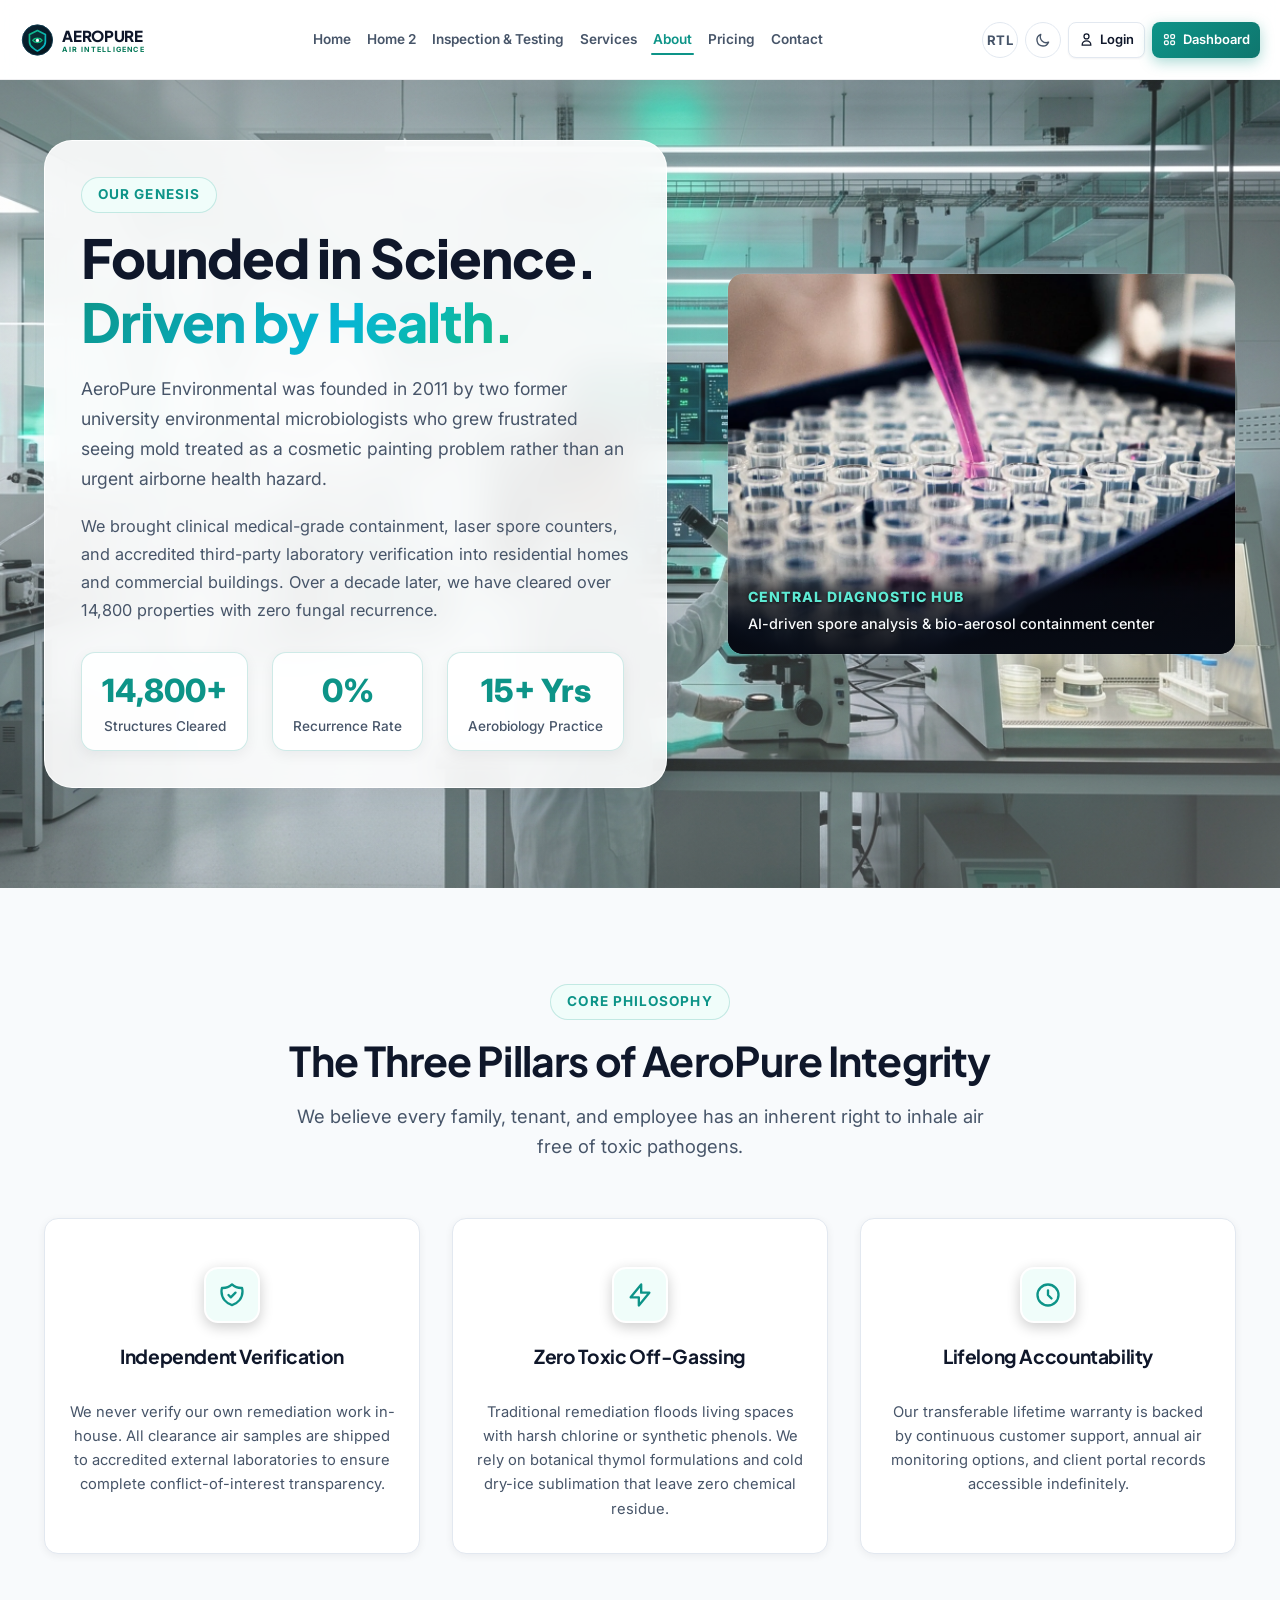
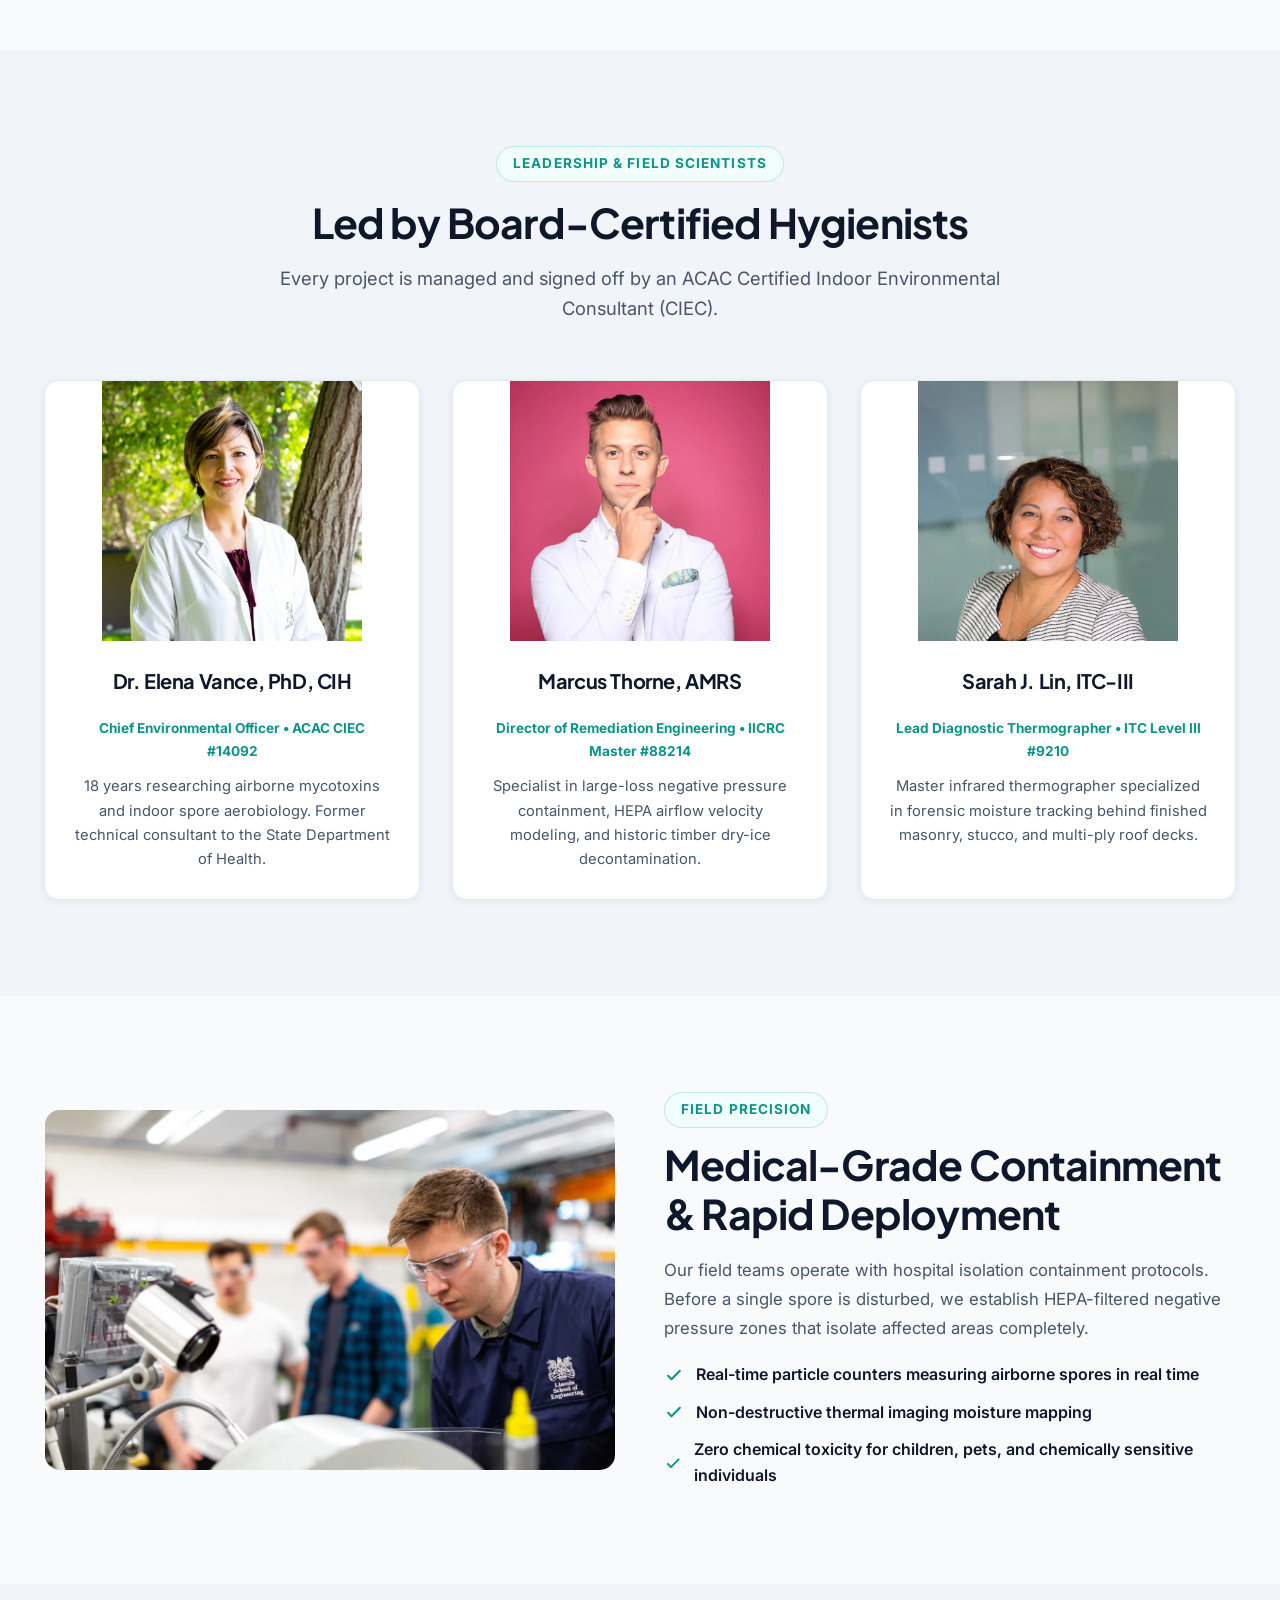
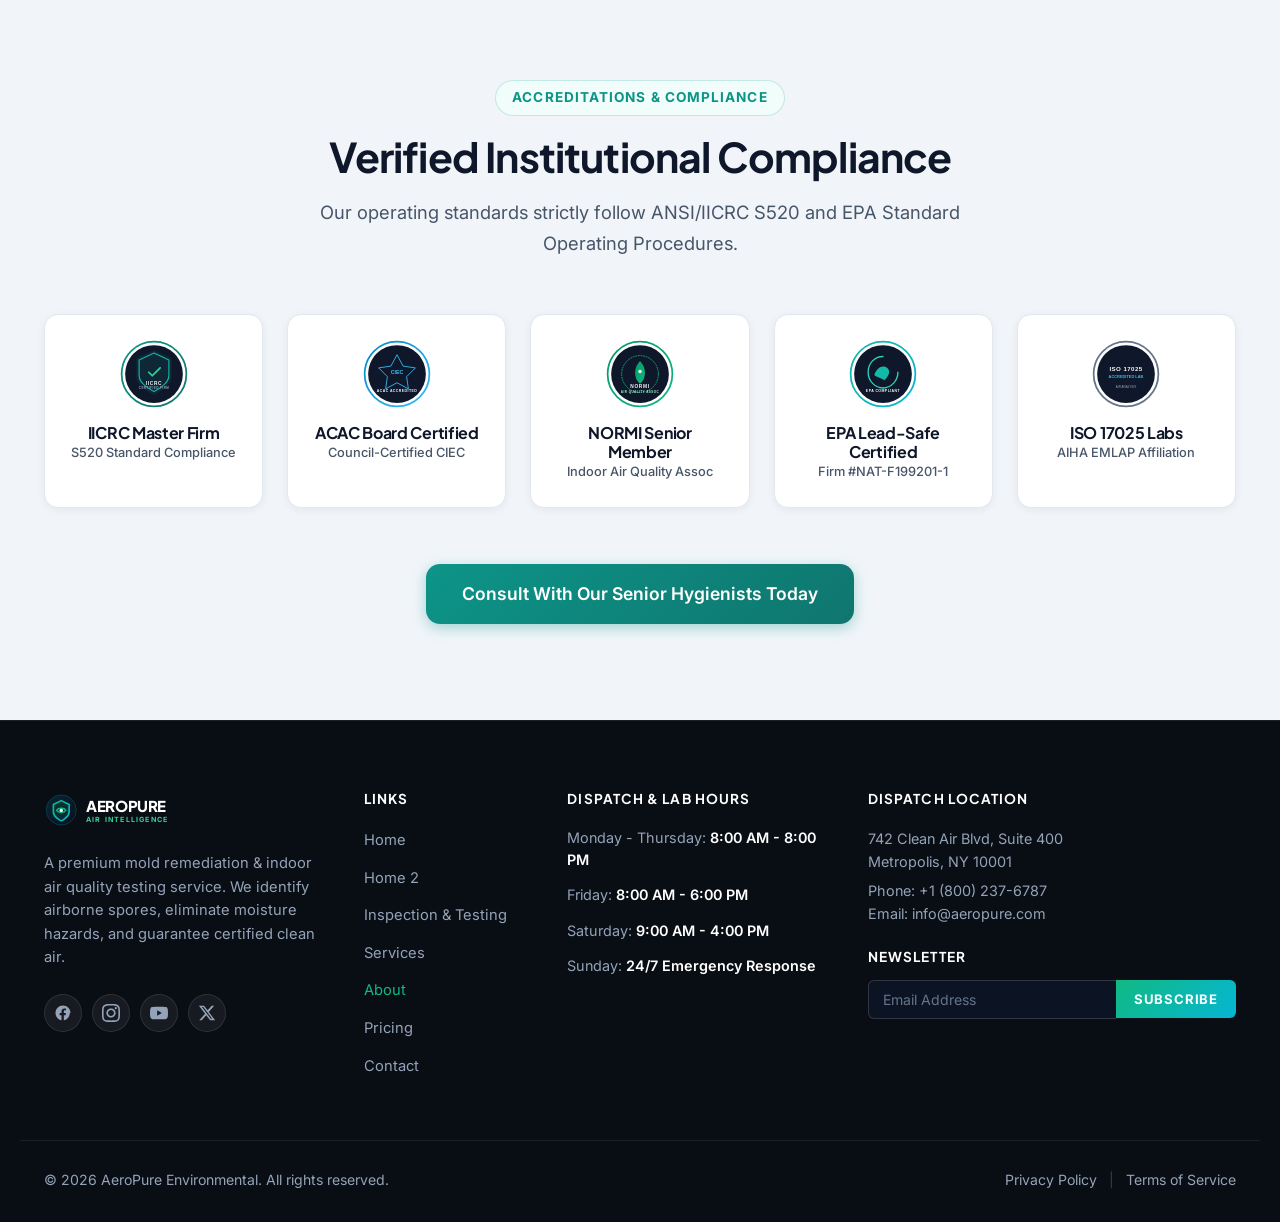
<file: pages/about.html>
<!DOCTYPE html>
<html lang="en" data-theme="light" dir="ltr">
<head>
  <meta charset="UTF-8">
  <meta name="viewport" content="width=device-width, initial-scale=1.0">
  <title>About Us | AeroPure Environmental Health Specialists</title>
  <meta name="description" content="Meet AeroPure's team of Certified Industrial Hygienists, environmental toxicologists, and master remediation engineers dedicated to clean indoor air.">
  <link rel="icon" type="image/svg+xml" href="../assets/images/favicon.svg">

  <link rel="stylesheet" href="../assets/css/style.css">
  <link rel="stylesheet" href="../assets/css/dark-mode.css">
  <link rel="stylesheet" href="../assets/css/rtl.css">
</head>
<body>

  <!-- Site Header -->
  <header class="site-header">
    <div class="container header-inner">
      <a href="../index.html" class="brand-logo" aria-label="AeroPure Homepage">
        <svg viewBox="0 0 178 50" width="142" height="40">
          <defs>
            <linearGradient id="logo-bg-grad" x1="0%" y1="0%" x2="100%" y2="100%">
              <stop offset="0%" stop-color="#0B2535"/>
              <stop offset="100%" stop-color="#04121A"/>
            </linearGradient>
            <linearGradient id="logo-grad" x1="0%" y1="0%" x2="100%" y2="100%">
              <stop offset="0%" stop-color="#10B981"/>
              <stop offset="100%" stop-color="#06B6D4"/>
            </linearGradient>
          </defs>
          <g transform="translate(2, 4)">
            <circle cx="21" cy="21" r="20" fill="url(#logo-bg-grad)" stroke="#0E3B4F" stroke-width="1.2"/>
            <path d="M21 8.5 L31.5 13.8 V23.5 C31.5 30.5 21 35.5 21 35.5 C21 35.5 10.5 30.5 10.5 23.5 V13.8 Z" fill="rgba(16, 185, 129, 0.12)" stroke="url(#logo-grad)" stroke-width="2.2" stroke-linejoin="round" stroke-linecap="round"/>
            <path d="M14.8 21.5 C17 17.8 25 17.8 27.2 21.5 C25 25.2 17 25.2 14.8 21.5 Z" fill="none" stroke="#10B981" stroke-width="1.8" stroke-linejoin="round"/>
            <circle cx="21" cy="21.5" r="2.2" fill="#FFFFFF"/>
          </g>
          <text x="56" y="27" font-family="'Plus Jakarta Sans', sans-serif" font-size="20" font-weight="800" fill="currentColor" letter-spacing="-0.5">AEROPURE</text>
          <text x="56" y="41" class="logo-tagline" font-family="'Inter', sans-serif" font-size="9.5" font-weight="700" fill="#047857" letter-spacing="1.6">AIR INTELLIGENCE</text>
        </svg>
      </a>

      <!-- Primary Navigation -->
      <nav class="main-nav" aria-label="Primary Navigation">
        <ul class="nav-links">
          <li><a href="../index.html" class="nav-link">Home</a></li>
          <li><a href="home-2.html" class="nav-link">Home 2</a></li>
          <li><a href="mold-inspection-testing.html" class="nav-link">Inspection &amp; Testing</a></li>
          <li><a href="services.html" class="nav-link">Services</a></li>
          <li><a href="about.html" class="nav-link active">About</a></li>
          <li><a href="pricing.html" class="nav-link">Pricing</a></li>
          <li><a href="contact.html" class="nav-link">Contact</a></li>
        </ul>
      </nav>

      <!-- Action Utilities -->
      <div class="header-actions">
        <!-- RTL Switcher -->
        <button type="button" class="icon-toggle-btn rtl-toggle-btn" title="Toggle RTL / LTR layout" aria-label="Toggle RTL layout">
          <span style="font-weight:700; font-size:0.82rem;">RTL</span>
        </button>

        <!-- Dark/Light Mode Switcher -->
        <button type="button" class="icon-toggle-btn theme-toggle-btn" title="Toggle Dark/Light Mode" aria-label="Toggle theme">
          <svg class="icon-moon" fill="none" stroke="currentColor" viewBox="0 0 24 24">
            <path stroke-linecap="round" stroke-linejoin="round" stroke-width="2" d="M20.354 15.354A9 9 0 018.646 3.646 9.003 9.003 0 0012 21a9.003 9.003 0 008.354-5.646z"/>
          </svg>
          <svg class="icon-sun" fill="none" stroke="currentColor" viewBox="0 0 24 24" style="display:none;">
            <path stroke-linecap="round" stroke-linejoin="round" stroke-width="2" d="M12 3v1m0 16v1m9-9h-1M4 12H3m15.364 6.364l-.707-.707M6.343 6.343l-.707-.707m12.728 0l-.707.707M6.343 17.657l-.707.707M16 12a4 4 0 11-8 0 4 4 0 018 0z"/>
          </svg>
        </button>

        <!-- Login & Dashboard Action Buttons -->
        <a href="login.html" class="btn btn-secondary btn-sm" id="navLoginBtn">
          <svg width="16" height="16" fill="none" stroke="currentColor" viewBox="0 0 24 24">
            <path stroke-linecap="round" stroke-linejoin="round" stroke-width="2" d="M16 7a4 4 0 11-8 0 4 4 0 018 0zM12 14a7 7 0 00-7 7h14a7 7 0 00-7-7z"/>
          </svg>
          <span>Login</span>
        </a>
        <a href="dashboard.html" class="btn btn-primary btn-sm" id="navDashBtn">
          <svg width="16" height="16" fill="none" stroke="currentColor" viewBox="0 0 24 24">
            <path stroke-linecap="round" stroke-linejoin="round" stroke-width="2" d="M4 6a2 2 0 012-2h2a2 2 0 012 2v2a2 2 0 01-2 2H6a2 2 0 01-2-2V6zM14 6a2 2 0 012-2h2a2 2 0 012 2v2a2 2 0 01-2 2h-2a2 2 0 01-2-2V6zM4 16a2 2 0 012-2h2a2 2 0 012 2v2a2 2 0 01-2 2H6a2 2 0 01-2-2v-2zM14 16a2 2 0 012-2h2a2 2 0 012 2v2a2 2 0 01-2 2h-2a2 2 0 01-2-2v-2z"/>
          </svg>
          <span>Dashboard</span>
        </a>

        <!-- Mobile Hamburger Button -->
        <button type="button" class="mobile-menu-toggle" aria-label="Open mobile navigation menu" aria-expanded="false">
          <svg fill="none" stroke="currentColor" viewBox="0 0 24 24">
            <path stroke-linecap="round" stroke-linejoin="round" stroke-width="2" d="M4 6h16M4 12h16M4 18h16"/>
          </svg>
        </button>
      </div>
    </div>
  </header>

  <!-- Mobile Drawer Menu -->
  <div class="drawer-backdrop"></div>
  <aside class="mobile-nav-drawer">
    <div class="drawer-header">
      <a href="index.html" class="brand-logo" aria-label="AeroPure Environmental Homepage">
        <svg viewBox="0 0 240 50" width="180" height="38">
          <defs>
            <linearGradient id="logo-bg-grad-drawer-abt" x1="0%" y1="0%" x2="100%" y2="100%">
              <stop offset="0%" stop-color="#0B2535"/>
              <stop offset="100%" stop-color="#04121A"/>
            </linearGradient>
            <linearGradient id="logo-grad-drawer-abt" x1="0%" y1="0%" x2="100%" y2="100%">
              <stop offset="0%" stop-color="#10B981"/>
              <stop offset="100%" stop-color="#06B6D4"/>
            </linearGradient>
          </defs>
          <g transform="translate(2, 4)">
            <circle cx="21" cy="21" r="20" fill="url(#logo-bg-grad-drawer-abt)" stroke="#0E3B4F" stroke-width="1.2"/>
            <path d="M21 8.5 L31.5 13.8 V23.5 C31.5 30.5 21 35.5 21 35.5 C21 35.5 10.5 30.5 10.5 23.5 V13.8 Z" fill="rgba(16, 185, 129, 0.12)" stroke="url(#logo-grad-drawer-abt)" stroke-width="2.2" stroke-linejoin="round" stroke-linecap="round"/>
            <path d="M14.8 21.5 C17 17.8 25 17.8 27.2 21.5 C25 25.2 17 25.2 14.8 21.5 Z" fill="none" stroke="#10B981" stroke-width="1.8" stroke-linejoin="round"/>
            <circle cx="21" cy="21.5" r="2.2" fill="#FFFFFF"/>
          </g>
          <text x="56" y="27" font-family="'Plus Jakarta Sans', sans-serif" font-size="20" font-weight="800" fill="currentColor" letter-spacing="-0.5">AEROPURE</text>
          <text x="56" y="41" class="logo-tagline" font-family="'Inter', sans-serif" font-size="9.5" font-weight="700" fill="#047857" letter-spacing="1.6">AIR INTELLIGENCE</text>
        </svg>
      </a>
      <button type="button" class="drawer-close-btn icon-toggle-btn"><svg width="20" height="20" fill="none" stroke="currentColor" viewBox="0 0 24 24"><path stroke-linecap="round" stroke-linejoin="round" stroke-width="2" d="M6 18L18 6M6 6l12 12"/></svg></button>
    </div>
    <ul class="drawer-nav-list">
      <li><a href="../index.html" class="drawer-nav-link">Home</a></li>
      <li><a href="home-2.html" class="drawer-nav-link">Home 2</a></li>
      <li><a href="mold-inspection-testing.html" class="drawer-nav-link">Inspection &amp; Testing</a></li>
      <li><a href="services.html" class="drawer-nav-link">Services</a></li>
      <li><a href="about.html" class="drawer-nav-link active">About</a></li>
      <li><a href="pricing.html" class="drawer-nav-link">Pricing</a></li>
      <li><a href="contact.html" class="drawer-nav-link">Contact</a></li>
    </ul>
    <div class="drawer-footer-actions">
      <div class="drawer-tools-row">
        <!-- RTL Switcher -->
        <button type="button" class="icon-toggle-btn rtl-toggle-btn" title="Toggle RTL / LTR layout" aria-label="Toggle RTL layout">
          <span style="font-weight:700; font-size:0.82rem;">RTL</span>
        </button>
        <!-- Dark/Light Mode Switcher -->
        <button type="button" class="icon-toggle-btn theme-toggle-btn" title="Toggle Dark/Light Mode" aria-label="Toggle theme">
          <svg class="icon-moon" fill="none" stroke="currentColor" viewBox="0 0 24 24">
            <path stroke-linecap="round" stroke-linejoin="round" stroke-width="2" d="M20.354 15.354A9 9 0 018.646 3.646 9.003 9.003 0 0012 21a9.003 9.003 0 008.354-5.646z"/>
          </svg>
          <svg class="icon-sun" fill="none" stroke="currentColor" viewBox="0 0 24 24" style="display:none;">
            <path stroke-linecap="round" stroke-linejoin="round" stroke-width="2" d="M12 3v1m0 16v1m9-9h-1M4 12H3m15.364 6.364l-.707-.707M6.343 6.343l-.707-.707m12.728 0l-.707.707M6.343 17.657l-.707.707M16 12a4 4 0 11-8 0 4 4 0 018 0z"/>
          </svg>
        </button>
      </div>
      <div class="drawer-cta-btns">
        <a href="login.html" class="btn btn-secondary btn-sm">
          <svg width="16" height="16" fill="none" stroke="currentColor" viewBox="0 0 24 24">
            <path stroke-linecap="round" stroke-linejoin="round" stroke-width="2" d="M16 7a4 4 0 11-8 0 4 4 0 018 0zM12 14a7 7 0 00-7 7h14a7 7 0 00-7-7z"/>
          </svg>
          <span>Login</span>
        </a>
        <a href="dashboard.html" class="btn btn-primary btn-sm">
          <svg width="16" height="16" fill="none" stroke="currentColor" viewBox="0 0 24 24">
            <path stroke-linecap="round" stroke-linejoin="round" stroke-width="2" d="M4 6a2 2 0 012-2h2a2 2 0 012 2v2a2 2 0 01-2 2H6a2 2 0 01-2-2V6zM14 6a2 2 0 012-2h2a2 2 0 012 2v2a2 2 0 01-2 2h-2a2 2 0 01-2-2V6zM4 16a2 2 0 012-2h2a2 2 0 012 2v2a2 2 0 01-2 2H6a2 2 0 01-2-2v-2zM14 16a2 2 0 012-2h2a2 2 0 012 2v2a2 2 0 01-2 2h-2a2 2 0 01-2-2v-2z"/>
          </svg>
          <span>Dashboard</span>
        </a>
      </div>
    </div>
  </aside>

  <main>
    <!-- SECTION 1: ORIGIN STORY -->
    <section class="section-padding hero-home-1 hero-about-page" style="padding-top:60px;">
      <div class="container hero-grid">
        <div class="about-hero-content">
          <span class="section-badge" style="margin-bottom:12px;">Our Genesis</span>
          <h1 style="margin-bottom:20px;">Founded in Science.<br><span class="text-gradient">Driven by Health.</span></h1>
          <p style="margin-bottom:20px; font-size:1.1rem; color:var(--text-secondary); line-height:1.7;">
            AeroPure Environmental was founded in 2011 by two former university environmental microbiologists who grew frustrated seeing mold treated as a cosmetic painting problem rather than an urgent airborne health hazard.
          </p>
          <p style="font-size:1.02rem; color:var(--text-secondary); line-height:1.7; margin-bottom:28px;">
            We brought clinical medical-grade containment, laser spore counters, and accredited third-party laboratory verification into residential homes and commercial buildings. Over a decade later, we have cleared over 14,800 properties with zero fungal recurrence.
          </p>
          <div class="about-stats-row" style="display:flex; gap:24px; flex-wrap:wrap;">
            <div class="stat-item">
              <div style="font-size:2rem; font-weight:800; color:var(--primary);">14,800+</div>
              <div style="font-size:0.85rem; color:var(--text-secondary); font-weight:500;">Structures Cleared</div>
            </div>
            <div class="stat-item">
              <div style="font-size:2rem; font-weight:800; color:var(--primary);">0%</div>
              <div style="font-size:0.85rem; color:var(--text-secondary); font-weight:500;">Recurrence Rate</div>
            </div>
            <div class="stat-item">
              <div style="font-size:2rem; font-weight:800; color:var(--primary);">15+ Yrs</div>
              <div style="font-size:0.85rem; color:var(--text-secondary); font-weight:500;">Aerobiology Practice</div>
            </div>
          </div>
        </div>
        <div class="hero-media-wrapper">
          <div style="position:relative; border-radius:16px; overflow:hidden; border:1px solid rgba(255,255,255,0.1); box-shadow:var(--shadow-xl); max-width:520px; margin:0 auto;">
            <img src="../assets/images/about-genesis-lab.webp" alt="AeroPure Aerobiology & Air Quality Testing Laboratory" style="width:100%; height:380px; object-fit:cover; display:block;">
            <div style="position:absolute; bottom:0; left:0; right:0; padding:18px 20px; background:linear-gradient(to top, rgba(7,11,20,0.96) 0%, rgba(7,11,20,0.7) 70%, rgba(7,11,20,0) 100%); color:#fff; text-align:left;">
              <span style="font-size:0.88rem; font-weight:800; color:#5EEAD4; text-transform:uppercase; letter-spacing:1px; text-shadow:0 1px 3px rgba(0,0,0,0.8); display:block;">Central Diagnostic Hub</span>
              <p style="font-size:0.9rem; margin:4px 0 0; color:#F8FAFC; font-weight:500; text-shadow:0 1px 2px rgba(0,0,0,0.6);">AI-driven spore analysis & bio-aerosol containment center</p>
            </div>
          </div>
        </div>
      </div>
    </section>

    <!-- SECTION 2: HEALTH-FIRST MISSION & PHILOSOPHY -->
    <section class="section-padding">
      <div class="container">
        <div class="section-header">
          <span class="section-badge">Core Philosophy</span>
          <h2 class="section-title">The Three Pillars of AeroPure Integrity</h2>
          <p class="section-subtitle">We believe every family, tenant, and employee has an inherent right to inhale air free of toxic pathogens.</p>
        </div>

        <div class="services-grid-3 philosophy-grid">
          <div class="diff-card philosophy-card">
            <div class="diff-icon">
              <svg fill="none" stroke="currentColor" viewBox="0 0 24 24"><path stroke-linecap="round" stroke-linejoin="round" stroke-width="2" d="M9 12l2 2 4-4m5.618-4.016A11.955 11.955 0 0112 2.944a11.955 11.955 0 01-8.618 3.04A12.02 12.02 0 003 9c0 5.591 3.824 10.29 9 11.622 5.176-1.332 9-6.03 9-11.622 0-1.042-.133-2.052-.382-3.016z"/></svg>
            </div>
            <h3>Independent Verification</h3>
            <p>We never verify our own remediation work in-house. All clearance air samples are shipped to accredited external laboratories to ensure complete conflict-of-interest transparency.</p>
          </div>

          <div class="diff-card philosophy-card">
            <div class="diff-icon">
              <svg fill="none" stroke="currentColor" viewBox="0 0 24 24"><path stroke-linecap="round" stroke-linejoin="round" stroke-width="2" d="M13 10V3L4 14h7v7l9-11h-7z"/></svg>
            </div>
            <h3>Zero Toxic Off-Gassing</h3>
            <p>Traditional remediation floods living spaces with harsh chlorine or synthetic phenols. We rely on botanical thymol formulations and cold dry-ice sublimation that leave zero chemical residue.</p>
          </div>

          <div class="diff-card philosophy-card">
            <div class="diff-icon">
              <svg fill="none" stroke="currentColor" viewBox="0 0 24 24"><path stroke-linecap="round" stroke-linejoin="round" stroke-width="2" d="M12 8v4l3 3m6-3a9 9 0 11-18 0 9 9 0 0118 0z"/></svg>
            </div>
            <h3>Lifelong Accountability</h3>
            <p>Our transferable lifetime warranty is backed by continuous customer support, annual air monitoring options, and client portal records accessible indefinitely.</p>
          </div>
        </div>
      </div>
    </section>

    <!-- SECTION 3: CERTIFIED TEAM & HYGIENIST CREDENTIALS -->
    <section class="section-padding" style="background:var(--bg-alt);">
      <div class="container">
        <div class="section-header">
          <span class="section-badge">Leadership & Field Scientists</span>
          <h2 class="section-title">Led by Board-Certified Hygienists</h2>
          <p class="section-subtitle">Every project is managed and signed off by an ACAC Certified Indoor Environmental Consultant (CIEC).</p>
        </div>

        <div class="pricing-grid-3">
          <!-- Member 1 -->
          <div class="diff-card" style="padding:0; overflow:hidden;">
            <div style="height:260px; overflow:hidden; background:var(--slate-800);">
              <img src="../assets/images/dr-elena-vance.webp" alt="Dr. Elena Vance, Chief Environmental Officer" style="width:100%; height:100%; object-fit:cover; object-position:center top;">
            </div>
            <div style="padding:28px;">
              <h3 style="font-size:1.25rem; margin-bottom:4px;">Dr. Elena Vance, PhD, CIH</h3>
              <p style="font-size:0.85rem; color:var(--primary); font-weight:700; margin-bottom:12px;">Chief Environmental Officer &bull; ACAC CIEC #14092</p>
              <p style="font-size:0.92rem; color:var(--text-secondary);">
                18 years researching airborne mycotoxins and indoor spore aerobiology. Former technical consultant to the State Department of Health.
              </p>
            </div>
          </div>

          <!-- Member 2 -->
          <div class="diff-card" style="padding:0; overflow:hidden;">
            <div style="height:260px; overflow:hidden; background:var(--slate-800);">
              <img src="../assets/images/marcus-thorne.webp" alt="Marcus Thorne, Director of Remediation Engineering" style="width:100%; height:100%; object-fit:cover; object-position:center top;">
            </div>
            <div style="padding:28px;">
              <h3 style="font-size:1.25rem; margin-bottom:4px;">Marcus Thorne, AMRS</h3>
              <p style="font-size:0.85rem; color:var(--primary); font-weight:700; margin-bottom:12px;">Director of Remediation Engineering &bull; IICRC Master #88214</p>
              <p style="font-size:0.92rem; color:var(--text-secondary);">
                Specialist in large-loss negative pressure containment, HEPA airflow velocity modeling, and historic timber dry-ice decontamination.
              </p>
            </div>
          </div>

          <!-- Member 3 -->
          <div class="diff-card" style="padding:0; overflow:hidden;">
            <div style="height:260px; overflow:hidden; background:var(--slate-800);">
              <img src="../assets/images/sarah-lin.webp" alt="Sarah J. Lin, Lead Diagnostic Thermographer" style="width:100%; height:100%; object-fit:cover; object-position:center top;">
            </div>
            <div style="padding:28px;">
              <h3 style="font-size:1.25rem; margin-bottom:4px;">Sarah J. Lin, ITC-III</h3>
              <p style="font-size:0.85rem; color:var(--primary); font-weight:700; margin-bottom:12px;">Lead Diagnostic Thermographer &bull; ITC Level III #9210</p>
              <p style="font-size:0.92rem; color:var(--text-secondary);">
                Master infrared thermographer specialized in forensic moisture tracking behind finished masonry, stucco, and multi-ply roof decks.
              </p>
            </div>
          </div>
        </div>
      </div>
    </section>

    <!-- SECTION 4: FIELD OPERATIONS SHOWCASE -->
    <section class="section-padding">
      <div class="container">
        <div style="display:grid; grid-template-columns:repeat(auto-fit, minmax(320px, 1fr)); gap:48px; align-items:center;">
          <div>
            <div style="position:relative; border-radius:16px; overflow:hidden; border:1px solid rgba(255,255,255,0.1); box-shadow:var(--shadow-xl);">
              <img src="../assets/images/about-field-techs.webp" alt="AeroPure Certified Technicians and Advanced Negative Pressure Air Scrubbers" style="width:100%; height:360px; object-fit:cover; display:block;">
            </div>
          </div>
          <div>
            <span class="section-badge" style="margin-bottom:12px; display:inline-block;">Field Precision</span>
            <h2 style="margin-bottom:18px;">Medical-Grade Containment & Rapid Deployment</h2>
            <p style="font-size:1.05rem; color:var(--text-secondary); line-height:1.7; margin-bottom:20px;">
              Our field teams operate with hospital isolation containment protocols. Before a single spore is disturbed, we establish HEPA-filtered negative pressure zones that isolate affected areas completely.
            </p>
            <ul style="list-style:none; padding:0; margin:0; display:flex; flex-direction:column; gap:12px;">
              <li style="display:flex; align-items:center; gap:12px; color:var(--text-primary); font-weight:600;">
                <svg width="20" height="20" fill="none" stroke="var(--primary)" viewBox="0 0 24 24"><path stroke-linecap="round" stroke-linejoin="round" stroke-width="2.5" d="M5 13l4 4L19 7"/></svg>
                Real-time particle counters measuring airborne spores in real time
              </li>
              <li style="display:flex; align-items:center; gap:12px; color:var(--text-primary); font-weight:600;">
                <svg width="20" height="20" fill="none" stroke="var(--primary)" viewBox="0 0 24 24"><path stroke-linecap="round" stroke-linejoin="round" stroke-width="2.5" d="M5 13l4 4L19 7"/></svg>
                Non-destructive thermal imaging moisture mapping
              </li>
              <li style="display:flex; align-items:center; gap:12px; color:var(--text-primary); font-weight:600;">
                <svg width="20" height="20" fill="none" stroke="var(--primary)" viewBox="0 0 24 24"><path stroke-linecap="round" stroke-linejoin="round" stroke-width="2.5" d="M5 13l4 4L19 7"/></svg>
                Zero chemical toxicity for children, pets, and chemically sensitive individuals
              </li>
            </ul>
          </div>
        </div>
      </div>
    </section>

    <!-- SECTION 5: CERTIFICATIONS & COMPLIANCE WALL -->
    <section class="section-padding" style="background:var(--bg-alt);">
      <div class="container">
        <div class="section-header">
          <span class="section-badge">Accreditations & Compliance</span>
          <h2 class="section-title">Verified Institutional Compliance</h2>
          <p class="section-subtitle">Our operating standards strictly follow ANSI/IICRC S520 and EPA Standard Operating Procedures.</p>
        </div>

        <div class="compliance-grid">
          <div class="diff-card" style="padding:24px;">
            <img src="../assets/images/iicrc-badge.svg" alt="IICRC" width="70" height="70" style="margin:0 auto 14px;">
            <h4 style="font-size:1rem;">IICRC Master Firm</h4>
            <p style="font-size:0.8rem; color:var(--text-secondary); font-weight:500;">S520 Standard Compliance</p>
          </div>
          <div class="diff-card" style="padding:24px;">
            <img src="../assets/images/acac-badge.svg" alt="ACAC" width="70" height="70" style="margin:0 auto 14px;">
            <h4 style="font-size:1rem;">ACAC Board Certified</h4>
            <p style="font-size:0.8rem; color:var(--text-secondary); font-weight:500;">Council-Certified CIEC</p>
          </div>
          <div class="diff-card" style="padding:24px;">
            <img src="../assets/images/normi-badge.svg" alt="NORMI" width="70" height="70" style="margin:0 auto 14px;">
            <h4 style="font-size:1rem;">NORMI Senior Member</h4>
            <p style="font-size:0.8rem; color:var(--text-secondary); font-weight:500;">Indoor Air Quality Assoc</p>
          </div>
          <div class="diff-card" style="padding:24px;">
            <img src="../assets/images/epa-badge.svg" alt="EPA" width="70" height="70" style="margin:0 auto 14px;">
            <h4 style="font-size:1rem;">EPA Lead-Safe Certified</h4>
            <p style="font-size:0.8rem; color:var(--text-secondary); font-weight:500;">Firm #NAT-F199201-1</p>
          </div>
          <div class="diff-card" style="padding:24px;">
            <img src="../assets/images/iso-badge.svg" alt="ISO" width="70" height="70" style="margin:0 auto 14px;">
            <h4 style="font-size:1rem;">ISO 17025 Labs</h4>
            <p style="font-size:0.8rem; color:var(--text-secondary); font-weight:500;">AIHA EMLAP Affiliation</p>
          </div>
        </div>

        <div style="text-align:center; margin-top:56px;">
          <a href="contact.html" class="btn btn-primary btn-lg">Consult With Our Senior Hygienists Today</a>
        </div>
      </div>
    </section>
  </main>

  <!-- Site Footer -->
  <!-- Site Footer (Axora 4-Column Model Architecture) -->
  <footer class="site-footer">
    <div class="container footer-grid">
      
      <!-- Col 1: Brand Logo, Description & Social Icons -->
      <div class="footer-brand">
        <a href="../index.html" class="brand-logo footer-brand-logo" aria-label="AeroPure Environmental Homepage" style="display:inline-block; margin-bottom:16px;">
          <svg viewBox="0 0 240 50" width="180" height="38">
            <defs>
              <linearGradient id="ftr-logo-bg-grad-abt" x1="0%" y1="0%" x2="100%" y2="100%">
                <stop offset="0%" stop-color="#0B2535"/>
                <stop offset="100%" stop-color="#04121A"/>
              </linearGradient>
              <linearGradient id="ftr-logo-grad-abt" x1="0%" y1="0%" x2="100%" y2="100%">
                <stop offset="0%" stop-color="#10B981"/>
                <stop offset="100%" stop-color="#06B6D4"/>
              </linearGradient>
            </defs>
            <g transform="translate(2, 4)">
              <circle cx="21" cy="21" r="20" fill="url(#ftr-logo-bg-grad-abt)" stroke="#0E3B4F" stroke-width="1.2"/>
              <path d="M21 8.5 L31.5 13.8 V23.5 C31.5 30.5 21 35.5 21 35.5 C21 35.5 10.5 30.5 10.5 23.5 V13.8 Z" fill="rgba(16, 185, 129, 0.12)" stroke="url(#ftr-logo-grad-abt)" stroke-width="2.2" stroke-linejoin="round" stroke-linecap="round"/>
              <path d="M14.8 21.5 C17 17.8 25 17.8 27.2 21.5 C25 25.2 17 25.2 14.8 21.5 Z" fill="none" stroke="#10B981" stroke-width="1.8" stroke-linejoin="round"/>
              <circle cx="21" cy="21.5" r="2.2" fill="#FFFFFF"/>
            </g>
            <text x="56" y="27" font-family="'Plus Jakarta Sans', sans-serif" font-size="20" font-weight="800" fill="#FFFFFF" letter-spacing="-0.5">AEROPURE</text>
            <text x="56" y="41" class="logo-tagline" font-family="'Inter', sans-serif" font-size="9.5" font-weight="700" fill="#34D399" letter-spacing="1.6">AIR INTELLIGENCE</text>
          </svg>
        </a>
        <p>
          A premium mold remediation & indoor air quality testing service. We identify airborne spores, eliminate moisture hazards, and guarantee certified clean air.
        </p>
        <div class="footer-socials">
          <a href="#" class="social-icon-btn" aria-label="Facebook">
            <svg width="18" height="18" fill="currentColor" viewBox="0 0 24 24">
              <path d="M22 12c0-5.52-4.48-10-10-10S2 6.48 2 12c0 4.84 3.44 8.87 8 9.8V15H7.5v-3H10V9.69c0-2.47 1.47-3.84 3.73-3.84 1.08 0 2.22.19 2.22.19v2.44h-1.25c-1.23 0-1.61.76-1.61 1.54V12h2.74l-.44 3h-2.3v6.8c4.56-.93 8-4.96 8-9.8z"/>
            </svg>
          </a>
          <a href="#" class="social-icon-btn" aria-label="Instagram">
            <svg width="18" height="18" fill="currentColor" viewBox="0 0 24 24">
              <path d="M12 2.163c3.204 0 3.584.012 4.85.07 3.252.148 4.771 1.691 4.919 4.919.058 1.265.069 1.645.069 4.849 0 3.205-.012 3.584-.069 4.849-.149 3.225-1.664 4.771-4.919 4.919-1.266.058-1.644.07-4.85.07-3.204 0-3.584-.012-4.849-.07-3.26-.149-4.771-1.699-4.919-4.92-.058-1.265-.07-1.644-.07-4.849 0-3.204.013-3.583.07-4.849.149-3.227 1.664-4.771 4.919-4.919 1.266-.057 1.645-.069 4.849-.069zm0-2.163c-3.259 0-3.667.014-4.947.072-4.358.2-6.78 2.618-6.98 6.98-.059 1.281-.073 1.689-.073 4.948 0 3.259.014 3.668.072 4.948.2 4.358 2.618 6.78 6.98 6.98 1.281.058 1.689.072 4.948.072 3.259 0 3.668-.014 4.948-.072 4.354-.2 6.782-2.618 6.979-6.98.059-1.28.073-1.689.073-4.948 0-3.259-.014-3.667-.072-4.947-.196-4.354-2.617-6.78-6.979-6.98-1.281-.059-1.69-.073-4.949-.073zm0 5.838c-3.403 0-6.162 2.759-6.162 6.162s2.759 6.163 6.162 6.163 6.162-2.759 6.162-6.163c0-3.403-2.759-6.162-6.162-6.162zm0 10.162c-2.209 0-4-1.79-4-4 0-2.209 1.791-4 4-4s4 1.791 4 4c0 2.21-1.791 4-4 4zm6.406-11.845c-.796 0-1.441.645-1.441 1.44s.645 1.44 1.441 1.44c.795 0 1.439-.645 1.439-1.44s-.644-1.44-1.439-1.44z"/>
            </svg>
          </a>
          <a href="#" class="social-icon-btn" aria-label="YouTube">
            <svg width="18" height="18" fill="currentColor" viewBox="0 0 24 24">
              <path d="M23.498 6.186a3.016 3.016 0 0 0-2.122-2.136C19.505 3.545 12 3.545 12 3.545s-7.505 0-9.377.505A3.017 3.017 0 0 0 .502 6.186C0 8.07 0 12 0 12s0 3.93.502 5.814a3.016 3.016 0 0 0 2.122 2.136c1.871.505 9.376.505 9.376.505s7.505 0 9.377-.505a3.015 3.015 0 0 0 2.122-2.136C24 15.93 24 12 24 12s0-3.93-.502-5.814zM9.545 15.568V8.432L15.818 12l-6.273 3.568z"/>
            </svg>
          </a>
          <a href="#" class="social-icon-btn" aria-label="Twitter">
            <svg width="18" height="18" fill="currentColor" viewBox="0 0 24 24">
              <path d="M18.244 2.25h3.308l-7.227 8.26 8.502 11.24H16.17l-5.214-6.817L4.99 21.75H1.68l7.73-8.835L1.254 2.25H8.08l4.713 6.231zm-1.161 17.52h1.833L7.084 4.126H5.117z"/>
            </svg>
          </a>
        </div>
      </div>

      <!-- Col 2: LINKS -->
      <div class="footer-col">
        <h4>LINKS</h4>
        <ul class="footer-links">
          <li><a href="../index.html">Home</a></li>
          <li><a href="home-2.html">Home 2</a></li>
          <li><a href="mold-inspection-testing.html">Inspection &amp; Testing</a></li>
          <li><a href="services.html">Services</a></li>
          <li><a href="about.html" class="active">About</a></li>
          <li><a href="pricing.html">Pricing</a></li>
          <li><a href="contact.html">Contact</a></li>
        </ul>
      </div>

      <!-- Col 3: DISPATCH HOURS -->
      <div class="footer-col">
        <h4>DISPATCH & LAB HOURS</h4>
        <ul class="footer-hours-list">
          <li>Monday - Thursday: <strong>8:00 AM - 8:00 PM</strong></li>
          <li>Friday: <strong>8:00 AM - 6:00 PM</strong></li>
          <li>Saturday: <strong>9:00 AM - 4:00 PM</strong></li>
          <li>Sunday: <strong>24/7 Emergency Response</strong></li>
        </ul>
      </div>

      <!-- Col 4: DISPATCH LOCATION & NEWSLETTER -->
      <div class="footer-col">
        <h4>DISPATCH LOCATION</h4>
        <div class="footer-contact-info">
          <div>742 Clean Air Blvd, Suite 400</div>
          <div>Metropolis, NY 10001</div>
          <div style="margin-top:6px;">Phone: <a href="tel:+18002376787">+1 (800) 237-6787</a></div>
          <div>Email: <a href="mailto:info@aeropure.com">info@aeropure.com</a></div>
        </div>

        <div class="newsletter-box">
          <h5>NEWSLETTER</h5>
          <form class="newsletter-form-joined" onsubmit="event.preventDefault(); if(window.showToast) window.showToast('Thank you for subscribing!', 'success');">
            <input type="email" placeholder="Email Address" required>
            <button type="submit" class="btn-subscribe">SUBSCRIBE</button>
          </form>
        </div>
      </div>

    </div>

    <!-- Bottom Copyright & Policy Bar -->
    <div class="container footer-bottom">
      <div>&copy; 2026 AeroPure Environmental. All rights reserved.</div>
      <div class="footer-bottom-links">
        <a href="contact.html">Privacy Policy</a>
        <span class="divider">|</span>
        <a href="contact.html">Terms of Service</a>
      </div>
    </div>
  </footer>

  <script src="../assets/js/main.js"></script>
</body>
</html>
</file>
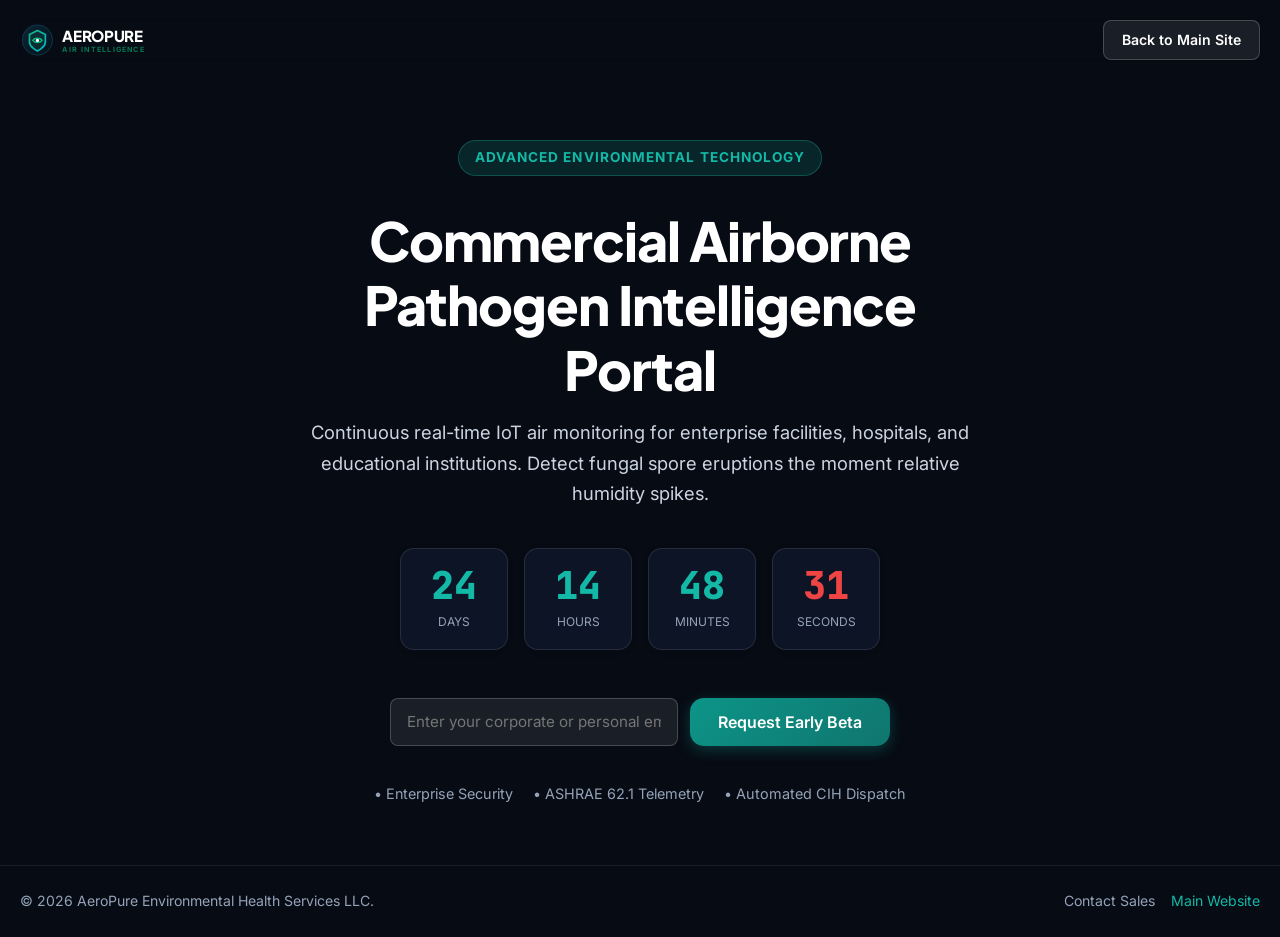
<file: pages/coming-soon.html>
<!DOCTYPE html>
<html lang="en" data-theme="dark" dir="ltr">
<head>
  <meta charset="UTF-8">
  <meta name="viewport" content="width=device-width, initial-scale=1.0">
  <title>Coming Soon | Commercial Pathogen Intelligence Portal</title>
  <meta name="description" content="AeroPure's real-time continuous indoor airborne pathogen monitoring portal is launching soon. Subscribe for early beta access.">
  <link rel="icon" type="image/svg+xml" href="../assets/images/favicon.svg">

  <link rel="stylesheet" href="../assets/css/style.css">
  <link rel="stylesheet" href="../assets/css/dark-mode.css">
  <link rel="stylesheet" href="../assets/css/rtl.css">
</head>
<body style="background:var(--slate-950); color:var(--white); min-height:100vh; display:flex; flex-direction:column; justify-content:space-between;">

  <header class="site-header" style="background:transparent; border:none;">
    <div class="container header-inner">
      <a href="../index.html" class="brand-logo" aria-label="AeroPure Homepage">
        <svg viewBox="0 0 178 50" width="142" height="40">
          <defs>
            <linearGradient id="logo-bg-grad-cs" x1="0%" y1="0%" x2="100%" y2="100%">
              <stop offset="0%" stop-color="#0B2535"/>
              <stop offset="100%" stop-color="#04121A"/>
            </linearGradient>
            <linearGradient id="logo-grad-cs" x1="0%" y1="0%" x2="100%" y2="100%">
              <stop offset="0%" stop-color="#10B981"/>
              <stop offset="100%" stop-color="#06B6D4"/>
            </linearGradient>
          </defs>
          <g transform="translate(2, 4)">
            <circle cx="21" cy="21" r="20" fill="url(#logo-bg-grad-cs)" stroke="#0E3B4F" stroke-width="1.2"/>
            <path d="M21 8.5 L31.5 13.8 V23.5 C31.5 30.5 21 35.5 21 35.5 C21 35.5 10.5 30.5 10.5 23.5 V13.8 Z" fill="rgba(16, 185, 129, 0.12)" stroke="url(#logo-grad-cs)" stroke-width="2.2" stroke-linejoin="round" stroke-linecap="round"/>
            <path d="M14.8 21.5 C17 17.8 25 17.8 27.2 21.5 C25 25.2 17 25.2 14.8 21.5 Z" fill="none" stroke="#10B981" stroke-width="1.8" stroke-linejoin="round"/>
            <circle cx="21" cy="21.5" r="2.2" fill="#FFFFFF"/>
          </g>
          <text x="56" y="27" font-family="'Plus Jakarta Sans', sans-serif" font-size="20" font-weight="800" fill="#FFFFFF" letter-spacing="-0.5">AEROPURE</text>
          <text x="56" y="41" class="logo-tagline" font-family="'Inter', sans-serif" font-size="9.5" font-weight="700" fill="#34D399" letter-spacing="1.6">AIR INTELLIGENCE</text>
        </svg>
      </a>
      <a href="index.html" class="btn btn-secondary btn-sm" style="background:rgba(255,255,255,0.08); color:#FFFFFF; border-color:rgba(255,255,255,0.2);">Back to Main Site</a>
    </div>
  </header>

  <main style="display:flex; align-items:center; padding:60px 0;">
    <div class="container" style="text-align:center; max-width:760px;">
      <span class="section-badge" style="background:rgba(20,184,166,0.15); color:var(--primary-light); border-color:rgba(20,184,166,0.3);">
        Advanced Environmental Technology
      </span>
      <h1 style="color:#FFFFFF; margin:16px 0 16px; font-size:clamp(2.2rem, 4.2vw, 3.4rem);">
        Commercial Airborne Pathogen Intelligence Portal
      </h1>
      <p style="color:var(--slate-300); font-size:1.15rem; margin-bottom:40px;">
        Continuous real-time IoT air monitoring for enterprise facilities, hospitals, and educational institutions. Detect fungal spore eruptions the moment relative humidity spikes.
      </p>

      <!-- Live Countdown Timer -->
      <div style="display:grid; grid-template-columns:repeat(4, 1fr); gap:16px; max-width:480px; margin:0 auto 48px;">
        <div class="diff-card" style="padding:18px 12px; background:rgba(15,23,42,0.8); border-color:rgba(255,255,255,0.1);">
          <div id="cdDays" style="font-family:var(--font-mono); font-size:2.4rem; font-weight:800; color:var(--primary-light); line-height:1;">24</div>
          <div style="font-size:0.75rem; color:var(--slate-400); text-transform:uppercase; margin-top:6px;">Days</div>
        </div>
        <div class="diff-card" style="padding:18px 12px; background:rgba(15,23,42,0.8); border-color:rgba(255,255,255,0.1);">
          <div id="cdHours" style="font-family:var(--font-mono); font-size:2.4rem; font-weight:800; color:var(--primary-light); line-height:1;">14</div>
          <div style="font-size:0.75rem; color:var(--slate-400); text-transform:uppercase; margin-top:6px;">Hours</div>
        </div>
        <div class="diff-card" style="padding:18px 12px; background:rgba(15,23,42,0.8); border-color:rgba(255,255,255,0.1);">
          <div id="cdMins" style="font-family:var(--font-mono); font-size:2.4rem; font-weight:800; color:var(--primary-light); line-height:1;">48</div>
          <div style="font-size:0.75rem; color:var(--slate-400); text-transform:uppercase; margin-top:6px;">Minutes</div>
        </div>
        <div class="diff-card" style="padding:18px 12px; background:rgba(15,23,42,0.8); border-color:rgba(255,255,255,0.1);">
          <div id="cdSecs" style="font-family:var(--font-mono); font-size:2.4rem; font-weight:800; color:var(--accent-red); line-height:1;">32</div>
          <div style="font-size:0.75rem; color:var(--slate-400); text-transform:uppercase; margin-top:6px;">Seconds</div>
        </div>
      </div>

      <!-- Email Capture Form -->
      <form data-validate="true" style="max-width:500px; margin:0 auto 36px;" id="comingSoonForm">
        <div style="display:flex; gap:12px;">
          <input type="email" class="input-field" placeholder="Enter your corporate or personal email" required style="background:rgba(255,255,255,0.08); border-color:rgba(255,255,255,0.2); color:#FFFFFF;">
          <button type="submit" class="btn btn-primary" style="white-space:nowrap;">Request Early Beta</button>
        </div>
      </form>

      <div style="display:flex; justify-content:center; gap:20px; font-size:0.9rem; color:var(--slate-400);">
        <span>&bull; Enterprise Security</span>
        <span>&bull; ASHRAE 62.1 Telemetry</span>
        <span>&bull; Automated CIH Dispatch</span>
      </div>
    </div>
  </main>

  <footer class="site-footer" style="background:transparent; border-top:1px solid rgba(255,255,255,0.08); padding:24px 0;">
    <div class="container footer-bottom" style="border:none; padding:0;">
      <div>&copy; 2026 AeroPure Environmental Health Services LLC.</div>
      <div style="display:flex; gap:16px;">
        <a href="contact.html" style="color:var(--slate-400);">Contact Sales</a>
        <a href="index.html" style="color:var(--primary-light);">Main Website</a>
      </div>
    </div>
  </footer>

  <script src="../assets/js/main.js"></script>
  <script>
    // Live countdown incrementer
    let seconds = 32;
    setInterval(() => {
      seconds = (seconds > 0) ? seconds - 1 : 59;
      const secEl = document.getElementById('cdSecs');
      if (secEl) secEl.textContent = seconds < 10 ? '0' + seconds : seconds;
    }, 1000);
  </script>
</body>
</html>
</file>
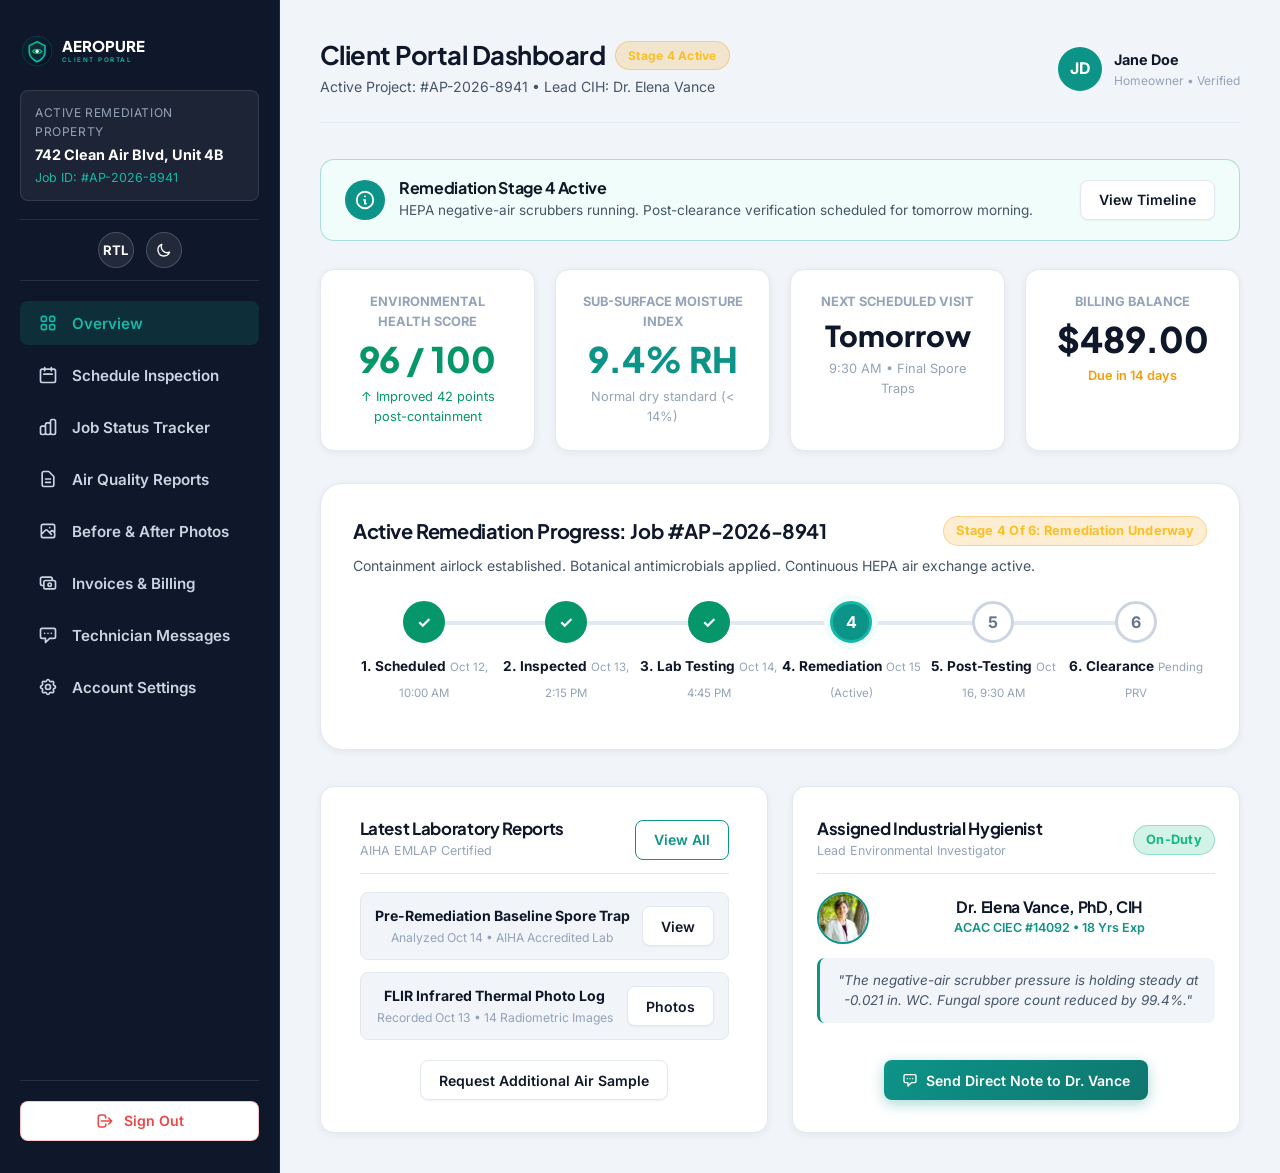
<file: pages/dashboard.html>
<!DOCTYPE html>
<html lang="en" data-theme="light" dir="ltr">
<head>
  <meta charset="UTF-8">
  <meta name="viewport" content="width=device-width, initial-scale=1.0">
  <title>Client Portal Dashboard | AeroPure Environmental</title>
  <meta name="description" content="AeroPure Client Dashboard. Track active remediation jobs, download laboratory spore certificates, view before/after photo logs, and pay invoices.">
  <link rel="icon" type="image/svg+xml" href="../assets/images/favicon.svg">

  <link rel="stylesheet" href="../assets/css/style.css?v=2.4">
  <link rel="stylesheet" href="../assets/css/dark-mode.css?v=2.4">
  <link rel="stylesheet" href="../assets/css/rtl.css?v=2.4">
  <style>
    .status-pill {
      display: inline-flex;
      align-items: center;
      gap: 6px;
      padding: 4px 12px;
      border-radius: var(--radius-full);
      font-size: 0.8rem;
      font-weight: 700;
    }
    .status-paid { background: #DCFCE7; color: #15803D; }
    .status-pending { background: #FEF3C7; color: #B45309; }
    .status-in-progress { background: #E0F2FE; color: #0369A1; }
    .status-completed { background: #F0FDF4; color: #166534; border: 1px solid #BBF7D0; }

    .dash-table {
      width: 100%;
      border-collapse: collapse;
      font-size: 0.92rem;
      background: var(--bg-surface);
      border-radius: var(--radius-md);
      overflow: hidden;
      border: 1px solid var(--border-color);
    }
    .dash-table th {
      background: var(--bg-alt);
      text-align: left;
      padding: 14px 18px;
      font-weight: 700;
      color: var(--text-primary);
      border-bottom: 1px solid var(--border-color);
    }
    .dash-table td {
      padding: 16px 18px;
      border-bottom: 1px solid var(--border-color);
      color: var(--text-secondary);
    }
    .dash-table tr:last-child td {
      border-bottom: none;
    }

    .chat-container {
      display: flex;
      flex-direction: column;
      height: 480px;
      background: var(--bg-surface);
      border: 1px solid var(--border-color);
      border-radius: var(--radius-lg);
      overflow: hidden;
    }
    .chat-messages {
      flex: 1;
      padding: 24px;
      overflow-y: auto;
      display: flex;
      flex-direction: column;
      gap: 16px;
    }
    .chat-bubble {
      max-width: 75%;
      padding: 14px 18px;
      border-radius: var(--radius-md);
      font-size: 0.92rem;
      line-height: 1.5;
    }
    .chat-technician {
      align-self: flex-start;
      background: var(--bg-alt);
      color: var(--text-primary);
      border: 1px solid var(--border-color);
      border-bottom-left-radius: 4px;
    }
    .chat-client {
      align-self: flex-end;
      background: var(--primary);
      color: #ffffff;
      border-bottom-right-radius: 4px;
    }
    .chat-bubble-meta {
      font-size: 0.75rem;
      opacity: 0.85;
      margin-bottom: 4px;
    }
    .chat-technician .chat-bubble-meta {
      color: var(--text-muted);
    }
    .chat-technician .chat-bubble-text {
      color: var(--text-primary);
    }
    .chat-client .chat-bubble-meta {
      color: rgba(255, 255, 255, 0.85);
    }
    .chat-client .chat-bubble-text {
      color: #ffffff;
    }

    /* Responsive Dashboard Cards */
    /* ==========================================================================
       Dashboard Mobile & Tablet Top Navbar (<= 1024px)
       ========================================================================== */
    .dash-mobile-navbar {
      display: none;
      position: sticky;
      top: 0;
      left: 0;
      right: 0;
      width: 100%;
      height: 64px;
      background: rgba(255, 255, 255, 0.94);
      backdrop-filter: blur(16px);
      -webkit-backdrop-filter: blur(16px);
      border-bottom: 1px solid var(--border-color);
      box-shadow: 0 2px 12px rgba(15, 23, 42, 0.05);
      z-index: 1000;
      box-sizing: border-box;
    }

    [data-theme="dark"] .dash-mobile-navbar {
      background: rgba(15, 23, 42, 0.94);
      border-bottom: 1px solid rgba(51, 65, 85, 0.65);
      box-shadow: 0 4px 18px rgba(0, 0, 0, 0.45);
    }

    .dash-mobile-navbar-inner {
      display: flex;
      align-items: center;
      justify-content: space-between;
      width: 100%;
      height: 100%;
      padding: 0 20px;
      box-sizing: border-box;
    }

    .dash-mobile-nav-actions {
      display: flex;
      align-items: center;
      gap: 10px;
    }

    .dash-mobile-nav-actions .icon-toggle-btn {
      width: 38px;
      height: 38px;
      border-radius: var(--radius-sm, 8px);
      display: flex;
      align-items: center;
      justify-content: center;
      flex-shrink: 0;
    }

    .dash-nav-book-btn {
      display: inline-flex;
      align-items: center;
      gap: 6px;
      padding: 8px 14px;
      font-size: 0.84rem;
      font-weight: 600;
      border-radius: var(--radius-sm, 8px);
      flex-shrink: 0;
      height: 38px;
      box-sizing: border-box;
    }

    .dash-nav-user-chip {
      display: flex;
      align-items: center;
      flex-shrink: 0;
    }

    .dash-nav-user-chip .user-avatar {
      width: 36px;
      height: 36px;
      font-size: 0.85rem;
      font-weight: 700;
      border-radius: 50%;
      background: linear-gradient(135deg, var(--primary) 0%, #059669 100%);
      color: #FFFFFF;
      display: flex;
      align-items: center;
      justify-content: center;
      border: 2px solid rgba(255, 255, 255, 0.9);
      box-shadow: 0 2px 6px rgba(13, 148, 136, 0.25);
    }

    [data-theme="dark"] .dash-nav-user-chip .user-avatar {
      border-color: rgba(51, 65, 85, 0.8);
    }

    .dash-hamburger-btn {
      display: inline-flex;
      align-items: center;
      justify-content: center;
      width: 40px;
      height: 40px;
      border-radius: var(--radius-sm, 8px);
      background: var(--slate-900, #0F172A);
      border: 1px solid rgba(255, 255, 255, 0.15);
      color: #FFFFFF;
      cursor: pointer;
      flex-shrink: 0;
      transition: all var(--transition-fast);
      box-shadow: 0 2px 8px rgba(0, 0, 0, 0.2);
    }

    [data-theme="dark"] .dash-hamburger-btn {
      background: #1E293B;
      border-color: rgba(255, 255, 255, 0.2);
    }

    .dash-hamburger-btn:hover {
      background: var(--primary);
      border-color: var(--primary);
      color: #FFFFFF;
    }

    .dash-hamburger-btn svg {
      width: 22px;
      height: 22px;
      stroke: currentColor;
    }

    .dash-sidebar-close-btn {
      display: none;
      position: absolute;
      top: 18px;
      right: 18px;
      background: transparent;
      border: none;
      color: var(--slate-400);
      font-size: 1.8rem;
      cursor: pointer;
      line-height: 1;
      padding: 4px;
      z-index: 10;
      transition: color var(--transition-fast);
    }
    .dash-sidebar-close-btn:hover {
      color: var(--white);
    }

    .dash-sidebar-backdrop {
      position: fixed;
      inset: 0;
      background: rgba(15, 23, 42, 0.75);
      backdrop-filter: blur(4px);
      z-index: 2490;
      opacity: 0;
      visibility: hidden;
      transition: opacity 0.3s ease, visibility 0.3s ease;
    }
    .dash-sidebar-backdrop.active {
      opacity: 1;
      visibility: visible;
    }

    @media (max-width: 1024px) {
      .dash-mobile-navbar {
        display: flex !important;
      }

      .dashboard-layout {
        grid-template-columns: 1fr !important;
      }

      .dashboard-content-area {
        padding-top: 24px !important;
      }

      .dashboard-topbar {
        display: flex !important;
        flex-direction: row !important;
        align-items: center !important;
        justify-content: space-between !important;
        text-align: left !important;
        margin-bottom: 24px !important;
        padding-bottom: 16px !important;
        border-bottom: 1px solid var(--border-color) !important;
      }

      .dashboard-topbar > div {
        text-align: left !important;
      }

      /* Desktop actions inside topbar are hidden on tablet/mobile since they are in dash-mobile-navbar */
      .dashboard-topbar .dash-topbar-actions {
        display: none !important;
      }

      .dashboard-sidebar {
        display: flex !important;
        position: fixed !important;
        top: 0 !important;
        left: 0 !important;
        bottom: 0 !important;
        width: 290px !important;
        max-width: 85vw !important;
        z-index: 2500 !important;
        transform: translateX(-100%) !important;
        transition: transform 0.3s cubic-bezier(0.16, 1, 0.3, 1) !important;
        box-shadow: 8px 0 32px rgba(0, 0, 0, 0.5) !important;
        overflow-y: auto !important;
      }

      .dashboard-sidebar.active {
        transform: translateX(0) !important;
      }

      .dash-sidebar-close-btn {
        display: block !important;
      }
    }

    @media (max-width: 576px) {
      .dash-mobile-navbar {
        height: 60px !important;
      }

      .dash-mobile-navbar-inner {
        padding: 0 14px !important;
        gap: 8px !important;
      }

      .dash-mobile-navbar .brand-logo svg {
        width: 120px !important;
        height: 34px !important;
      }

      .dash-mobile-nav-actions {
        gap: 6px !important;
      }

      .dash-mobile-nav-actions .rtl-toggle-btn {
        display: none !important;
      }

      .dash-mobile-nav-actions .icon-toggle-btn {
        width: 34px !important;
        height: 34px !important;
      }

      .dash-nav-book-btn {
        padding: 6px 10px !important;
        height: 34px !important;
        font-size: 0.78rem !important;
      }

      .dash-nav-book-btn span.btn-text {
        display: none !important;
      }

      .dash-nav-user-chip .user-avatar {
        width: 32px !important;
        height: 32px !important;
        font-size: 0.75rem !important;
      }

      .dash-hamburger-btn {
        width: 36px !important;
        height: 36px !important;
      }

      .dashboard-topbar {
        margin-bottom: 20px !important;
        padding-bottom: 14px !important;
      }

      .dash-topbar-title-block h2 {
        font-size: 1.25rem !important;
        line-height: 1.25 !important;
      }

      .dash-topbar-title-block p {
        font-size: 0.8rem !important;
        line-height: 1.35 !important;
      }
    }

    /* RTL Support for Dashboard Drawer & Navbar */
    [dir="rtl"] .dashboard-sidebar {
      left: auto !important;
      right: 0 !important;
      transform: translateX(100%) !important;
    }
    [dir="rtl"] .dashboard-sidebar.active {
      transform: translateX(0) !important;
    }
    [dir="rtl"] .dash-sidebar-close-btn {
      right: auto !important;
      left: 18px !important;
    }

    .dash-stat-grid {
      display: grid;
      grid-template-columns: repeat(4, 1fr);
      gap: 20px;
      margin-bottom: 32px;
    }
    .dash-skeleton-grid {
      display: grid;
      grid-template-columns: repeat(3, 1fr);
      gap: 20px;
      margin-bottom: 24px;
    }
    .dash-gallery-grid {
      display: grid;
      grid-template-columns: 1fr 1fr;
      gap: 24px;
    }

    /* iPad Mini / Tablet Viewport Card Inner Alignment (577px to 1024px) */
    @media (min-width: 577px) and (max-width: 1024px) {
      .dash-stat-grid {
        grid-template-columns: repeat(2, 1fr) !important;
        gap: 16px !important;
      }

      .dash-stat-grid .diff-card {
        padding: 18px 16px !important;
        box-sizing: border-box !important;
        align-items: flex-start !important;
        text-align: left !important;
        width: 100% !important;
      }

      .dash-quick-actions-grid {
        grid-template-columns: repeat(2, 1fr) !important;
        gap: 16px !important;
      }

      .dash-quick-actions-grid .diff-card {
        padding: 18px 16px !important;
        box-sizing: border-box !important;
        align-items: stretch !important;
        text-align: left !important;
        width: 100% !important;
        overflow: hidden !important;
      }

      .dash-card-header {
        display: flex !important;
        flex-direction: column !important;
        align-items: flex-start !important;
        text-align: left !important;
        gap: 8px !important;
        margin-bottom: 14px !important;
        padding-bottom: 10px !important;
        width: 100% !important;
        box-sizing: border-box !important;
      }

      .dash-card-header > div:first-child,
      .dash-card-title-group {
        width: 100% !important;
        text-align: left !important;
      }

      .dash-card-header h4,
      .dash-card-title-group h4 {
        font-size: 0.98rem !important;
        line-height: 1.3 !important;
        margin: 0 0 2px 0 !important;
        word-break: break-word !important;
        text-align: left !important;
      }

      .dash-card-header p,
      .dash-card-title-group p {
        font-size: 0.76rem !important;
        margin: 0 !important;
        text-align: left !important;
      }

      .dash-card-header .btn {
        align-self: flex-start !important;
        padding: 5px 12px !important;
        font-size: 0.78rem !important;
        flex-shrink: 0 !important;
      }

      .dash-card-header .status-pill {
        align-self: flex-start !important;
        padding: 3px 8px !important;
        font-size: 0.74rem !important;
        flex-shrink: 0 !important;
      }

      .dash-report-row {
        display: flex !important;
        flex-direction: column !important;
        align-items: flex-start !important;
        gap: 8px !important;
        padding: 10px 12px !important;
        background: var(--bg-alt) !important;
        border-radius: var(--radius-sm) !important;
        border: 1px solid var(--border-color) !important;
        width: 100% !important;
        box-sizing: border-box !important;
        margin-left: 0 !important;
        margin-right: 0 !important;
      }

      .dash-report-row > div:first-child {
        width: 100% !important;
      }

      .dash-report-row .dash-report-title {
        font-size: 0.85rem !important;
        font-weight: 700 !important;
        line-height: 1.3 !important;
        white-space: normal !important;
        word-break: break-word !important;
        color: var(--text-primary) !important;
        margin-bottom: 2px !important;
      }

      .dash-report-row .btn {
        width: 100% !important;
        text-align: center !important;
        justify-content: center !important;
        padding: 5px 10px !important;
        font-size: 0.78rem !important;
      }
    }

    /* Mobile Only Alignment (<= 576px) - Keeps iPad Mini (768px) intact */
    @media (max-width: 576px) {
      .dash-stat-grid,
      .dash-skeleton-grid,
      .dash-gallery-grid {
        grid-template-columns: 1fr !important;
      }

      .stage-tracker-wrapper {
        padding: 20px 16px !important;
      }

      .stage-tracker-header {
        flex-direction: column !important;
        align-items: flex-start !important;
        gap: 10px !important;
      }

      .stage-tracker-header h3 {
        font-size: 1.1rem !important;
        line-height: 1.35 !important;
        margin: 0 !important;
      }

      .stage-tracker-header .status-pill {
        align-self: flex-start !important;
        font-size: 0.78rem !important;
        white-space: normal !important;
      }

      .stage-tracker-bar {
        display: flex !important;
        flex-direction: column !important;
        gap: 20px !important;
        position: relative !important;
        padding-left: 8px !important;
        margin-top: 24px !important;
      }

      .stage-tracker-bar::before {
        display: block !important;
        content: '' !important;
        position: absolute !important;
        top: 20px !important;
        bottom: 20px !important;
        left: 27px !important;
        right: auto !important;
        width: 3px !important;
        height: auto !important;
        background: var(--slate-200) !important;
        z-index: 1 !important;
      }

      .tracker-step {
        display: flex !important;
        flex-direction: row !important;
        align-items: center !important;
        text-align: left !important;
        gap: 16px !important;
        position: relative !important;
        z-index: 2 !important;
      }

      .tracker-node {
        margin-bottom: 0 !important;
        flex-shrink: 0 !important;
        width: 40px !important;
        height: 40px !important;
      }

      .tracker-text {
        display: flex !important;
        flex-direction: column !important;
        align-items: flex-start !important;
        text-align: left !important;
      }

      .tracker-title {
        font-size: 0.9rem !important;
        font-weight: 700 !important;
        text-align: left !important;
      }

      .tracker-date {
        font-size: 0.78rem !important;
        color: var(--text-muted) !important;
        text-align: left !important;
      }

      /* Mobile Tables & Buttons Alignment (<= 576px Mobile ONLY) */
      .dash-table-wrapper {
        width: 100% !important;
        overflow-x: auto !important;
        -webkit-overflow-scrolling: touch !important;
        margin-bottom: 20px !important;
        border-radius: var(--radius-md) !important;
        border: 1px solid var(--border-color) !important;
      }

      .dash-table {
        min-width: 560px !important;
        width: 100% !important;
      }

      .dash-table th,
      .dash-table td {
        white-space: nowrap !important;
        padding: 12px 14px !important;
      }

      .dash-table .btn {
        white-space: nowrap !important;
        font-size: 0.78rem !important;
        padding: 6px 14px !important;
        display: inline-flex !important;
        align-items: center !important;
        justify-content: center !important;
      }

      /* Quick Action Columns Mobile Alignment */
      .dash-quick-actions-grid {
        grid-template-columns: 1fr !important;
      }

      .dash-quick-actions-grid .diff-card {
        padding: 18px 16px !important;
        align-items: stretch !important;
        text-align: left !important;
      }

      .dash-card-header {
        display: flex !important;
        flex-direction: column !important;
        align-items: flex-start !important;
        gap: 10px !important;
        margin-bottom: 16px !important;
        padding-bottom: 12px !important;
        border-bottom: 1px solid var(--border-color) !important;
      }

      .dash-card-header .btn,
      .dash-card-header .status-pill {
        align-self: flex-start !important;
      }

      .dash-report-row {
        display: flex !important;
        flex-direction: column !important;
        align-items: flex-start !important;
        gap: 10px !important;
        padding: 14px 14px !important;
        background: var(--bg-alt) !important;
        border-radius: var(--radius-sm) !important;
        border: 1px solid var(--border-color) !important;
      }

      .dash-report-row > div {
        width: 100% !important;
      }

      .dash-report-row .dash-report-title {
        white-space: normal !important;
        word-break: break-word !important;
        font-weight: 700 !important;
        font-size: 0.88rem !important;
        color: var(--text-primary) !important;
        margin-bottom: 3px !important;
      }

      .dash-report-row .btn {
        width: 100% !important;
        text-align: center !important;
        justify-content: center !important;
      }
    }
  </style>
</head>
<body>

  <!-- DASHBOARD MOBILE & TABLET TOP NAVBAR (Visible <= 1024px) -->
  <header class="dash-mobile-navbar" id="dashMobileNavbar" aria-label="Mobile and Tablet Dashboard Header">
    <div class="dash-mobile-navbar-inner">
      <!-- Brand Logo -->
      <a href="../index.html" class="brand-logo" aria-label="AeroPure Environmental Homepage">
        <svg viewBox="0 0 178 50" width="138" height="38">
          <defs>
            <linearGradient id="logo-bg-grad-dash-mob" x1="0%" y1="0%" x2="100%" y2="100%">
              <stop offset="0%" stop-color="#0B2535"/>
              <stop offset="100%" stop-color="#04121A"/>
            </linearGradient>
            <linearGradient id="logo-grad-dash-mob" x1="0%" y1="0%" x2="100%" y2="100%">
              <stop offset="0%" stop-color="#10B981"/>
              <stop offset="100%" stop-color="#06B6D4"/>
            </linearGradient>
          </defs>
          <g transform="translate(2, 4)">
            <circle cx="21" cy="21" r="20" fill="url(#logo-bg-grad-dash-mob)" stroke="#0E3B4F" stroke-width="1.2"/>
            <path d="M21 8.5 L31.5 13.8 V23.5 C31.5 30.5 21 35.5 21 35.5 C21 35.5 10.5 30.5 10.5 23.5 V13.8 Z" fill="rgba(16, 185, 129, 0.12)" stroke="url(#logo-grad-dash-mob)" stroke-width="2.2" stroke-linejoin="round" stroke-linecap="round"/>
            <path d="M14.8 21.5 C17 17.8 25 17.8 27.2 21.5 C25 25.2 17 25.2 14.8 21.5 Z" fill="none" stroke="#10B981" stroke-width="1.8" stroke-linejoin="round"/>
            <circle cx="21" cy="21.5" r="2.2" fill="#FFFFFF"/>
          </g>
          <text x="56" y="27" font-family="'Plus Jakarta Sans', sans-serif" font-size="19" font-weight="800" fill="currentColor" letter-spacing="-0.5">AEROPURE</text>
          <text x="56" y="41" class="logo-tagline" font-family="'Inter', sans-serif" font-size="9" font-weight="700" fill="#047857" letter-spacing="1.5">CLIENT PORTAL</text>
        </svg>
      </a>

      <!-- Right Action Controls -->
      <div class="dash-mobile-nav-actions">
        <!-- User Chip Avatar -->
        <div class="dash-nav-user-chip" title="Jane Doe (Verified Client)">
          <div class="user-avatar">JD</div>
        </div>

        <!-- Hamburger Menu Toggle Button -->
        <button type="button" class="dash-hamburger-btn" id="dashMobileHamburgerBtn" aria-label="Open Navigation Menu">
          <svg width="22" height="22" fill="none" stroke="currentColor" viewBox="0 0 24 24"><path stroke-linecap="round" stroke-linejoin="round" stroke-width="2.2" d="M4 6h16M4 12h16M4 18h16"/></svg>
        </button>
      </div>
    </div>
  </header>

  <div class="dashboard-layout">
    <!-- SIDEBAR NAVIGATION -->
    <aside class="dashboard-sidebar" style="position:relative;">
      <button type="button" class="dash-sidebar-close-btn" id="dashSidebarCloseBtn" aria-label="Close Navigation Menu">&times;</button>
      <div>
        <!-- Brand -->
        <a href="../index.html" class="brand-logo" style="margin-bottom:20px; color:#FFFFFF;">
          <svg viewBox="0 0 240 50" width="160" height="34">
            <defs>
              <linearGradient id="logo-bg-grad-dash" x1="0%" y1="0%" x2="100%" y2="100%">
                <stop offset="0%" stop-color="#0B2535"/>
                <stop offset="100%" stop-color="#04121A"/>
              </linearGradient>
              <linearGradient id="logo-grad-dash" x1="0%" y1="0%" x2="100%" y2="100%">
                <stop offset="0%" stop-color="#10B981"/>
                <stop offset="100%" stop-color="#06B6D4"/>
              </linearGradient>
            </defs>
            <g transform="translate(2, 4)">
              <circle cx="21" cy="21" r="20" fill="url(#logo-bg-grad-dash)" stroke="#0E3B4F" stroke-width="1.2"/>
              <path d="M21 8.5 L31.5 13.8 V23.5 C31.5 30.5 21 35.5 21 35.5 C21 35.5 10.5 30.5 10.5 23.5 V13.8 Z" fill="rgba(16, 185, 129, 0.12)" stroke="url(#logo-grad-dash)" stroke-width="2.2" stroke-linejoin="round" stroke-linecap="round"/>
              <path d="M14.8 21.5 C17 17.8 25 17.8 27.2 21.5 C25 25.2 17 25.2 14.8 21.5 Z" fill="none" stroke="#10B981" stroke-width="1.8" stroke-linejoin="round"/>
              <circle cx="21" cy="21.5" r="2.2" fill="#FFFFFF"/>
            </g>
            <text x="56" y="27" font-family="'Plus Jakarta Sans', sans-serif" font-size="20" font-weight="800" fill="#FFFFFF">AEROPURE</text>
            <text x="56" y="40" font-family="'Inter', sans-serif" font-size="8.5" font-weight="600" fill="#14B8A6" letter-spacing="2">CLIENT PORTAL</text>
          </svg>
        </a>

        <!-- Property Badge -->
        <div style="background:rgba(255,255,255,0.06); padding:12px 14px; border-radius:var(--radius-sm); border:1px solid rgba(255,255,255,0.1); margin-bottom:18px;">
          <div style="font-size:0.75rem; color:var(--slate-400); text-transform:uppercase; letter-spacing:0.05em;">Active Remediation Property</div>
          <div style="font-size:0.9rem; font-weight:700; color:#FFFFFF; margin-top:2px;">742 Clean Air Blvd, Unit 4B</div>
          <div style="font-size:0.78rem; color:var(--primary-light); margin-top:2px;">Job ID: #AP-2026-8941</div>
        </div>

        <!-- RTL & Theme Switchers (Top Section Up Towards Overview) -->
        <div class="dash-sidebar-tools" style="display:flex; align-items:center; justify-content:center; gap:12px; margin-bottom:20px; padding:12px 0; border-top:1px solid rgba(255,255,255,0.1); border-bottom:1px solid rgba(255,255,255,0.1);">
          <!-- RTL Switcher Button -->
          <button type="button" class="icon-toggle-btn rtl-toggle-btn" title="Toggle RTL / LTR layout" aria-label="Toggle RTL layout">
            <span style="font-weight:700; font-size:0.82rem;">RTL</span>
          </button>
          <!-- Theme Switcher Button -->
          <button type="button" class="icon-toggle-btn theme-toggle-btn" title="Toggle Dark/Light Mode" aria-label="Toggle theme">
            <svg class="icon-moon" fill="none" stroke="currentColor" viewBox="0 0 24 24"><path stroke-linecap="round" stroke-linejoin="round" stroke-width="2" d="M20.354 15.354A9 9 0 018.646 3.646 9.003 9.003 0 0012 21a9.003 9.003 0 008.354-5.646z"/></svg>
            <svg class="icon-sun" fill="none" stroke="currentColor" viewBox="0 0 24 24" style="display:none;"><path stroke-linecap="round" stroke-linejoin="round" stroke-width="2" d="M12 3v1m0 16v1m9-9h-1M4 12H3m15.364 6.364l-.707-.707M6.343 6.343l-.707-.707m12.728 0l-.707.707M6.343 17.657l-.707.707M16 12a4 4 0 11-8 0 4 4 0 018 0z"/></svg>
          </button>
        </div>

        <!-- Tab Buttons (Section 6 Dashboard Components) -->
        <nav class="dashboard-nav-list" aria-label="Dashboard Panels" style="margin-top:0;">
          <button type="button" class="dash-nav-btn active" data-tab="overview">
            <svg fill="none" stroke="currentColor" viewBox="0 0 24 24"><path stroke-linecap="round" stroke-linejoin="round" stroke-width="2" d="M4 6a2 2 0 012-2h2a2 2 0 012 2v2a2 2 0 01-2 2H6a2 2 0 01-2-2V6zM14 6a2 2 0 012-2h2a2 2 0 012 2v2a2 2 0 01-2 2h-2a2 2 0 01-2-2V6zM4 16a2 2 0 012-2h2a2 2 0 012 2v2a2 2 0 01-2 2H6a2 2 0 01-2-2v-2zM14 16a2 2 0 012-2h2a2 2 0 012 2v2a2 2 0 01-2 2h-2a2 2 0 01-2-2v-2z"/></svg>
            <span>Overview</span>
          </button>

          <button type="button" class="dash-nav-btn" data-tab="schedule">
            <svg fill="none" stroke="currentColor" viewBox="0 0 24 24"><path stroke-linecap="round" stroke-linejoin="round" stroke-width="2" d="M8 7V3m8 4V3m-9 8h10M5 21h14a2 2 0 002-2V7a2 2 0 00-2-2H5a2 2 0 00-2 2v12a2 2 0 002 2z"/></svg>
            <span>Schedule Inspection</span>
          </button>

          <button type="button" class="dash-nav-btn" data-tab="tracker">
            <svg fill="none" stroke="currentColor" viewBox="0 0 24 24"><path stroke-linecap="round" stroke-linejoin="round" stroke-width="2" d="M9 19v-6a2 2 0 00-2-2H5a2 2 0 00-2 2v6a2 2 0 002 2h2a2 2 0 002-2zm0 0V9a2 2 0 012-2h2a2 2 0 012 2v10m-6 0a2 2 0 002 2h2a2 2 0 002-2m0 0V5a2 2 0 012-2h2a2 2 0 012 2v14a2 2 0 01-2 2h-2a2 2 0 01-2-2z"/></svg>
            <span>Job Status Tracker</span>
          </button>

          <button type="button" class="dash-nav-btn" data-tab="reports">
            <svg fill="none" stroke="currentColor" viewBox="0 0 24 24"><path stroke-linecap="round" stroke-linejoin="round" stroke-width="2" d="M9 12h6m-6 4h6m2 5H7a2 2 0 01-2-2V5a2 2 0 012-2h5.586a1 1 0 01.707.293l5.414 5.414a1 1 0 01.293.707V19a2 2 0 01-2 2z"/></svg>
            <span>Air Quality Reports</span>
          </button>

          <button type="button" class="dash-nav-btn" data-tab="gallery">
            <svg fill="none" stroke="currentColor" viewBox="0 0 24 24"><path stroke-linecap="round" stroke-linejoin="round" stroke-width="2" d="M4 16l4.586-4.586a2 2 0 012.828 0L16 16m-2-2l1.586-1.586a2 2 0 012.828 0L20 14m-6-6h.01M6 20h12a2 2 0 002-2V6a2 2 0 00-2-2H6a2 2 0 00-2 2v12a2 2 0 002 2z"/></svg>
            <span>Before & After Photos</span>
          </button>

          <button type="button" class="dash-nav-btn" data-tab="invoices">
            <svg fill="none" stroke="currentColor" viewBox="0 0 24 24"><path stroke-linecap="round" stroke-linejoin="round" stroke-width="2" d="M17 9V7a2 2 0 00-2-2H5a2 2 0 00-2 2v6a2 2 0 002 2h2m2 4h10a2 2 0 002-2v-6a2 2 0 00-2-2H9a2 2 0 00-2 2v6a2 2 0 002 2zm7-5a2 2 0 11-4 0 2 2 0 014 0z"/></svg>
            <span>Invoices & Billing</span>
          </button>

          <button type="button" class="dash-nav-btn" data-tab="messages">
            <svg fill="none" stroke="currentColor" viewBox="0 0 24 24"><path stroke-linecap="round" stroke-linejoin="round" stroke-width="2" d="M8 10h.01M12 10h.01M16 10h.01M9 16H5a2 2 0 01-2-2V6a2 2 0 012-2h14a2 2 0 012 2v8a2 2 0 01-2 2h-5l-5 5v-5z"/></svg>
            <span>Technician Messages</span>
          </button>

          <button type="button" class="dash-nav-btn" data-tab="settings">
            <svg fill="none" stroke="currentColor" viewBox="0 0 24 24"><path stroke-linecap="round" stroke-linejoin="round" stroke-width="2" d="M10.325 4.317c.426-1.756 2.924-1.756 3.35 0a1.724 1.724 0 002.573 1.066c1.543-.94 3.31.826 2.37 2.37a1.724 1.724 0 001.065 2.572c1.756.426 1.756 2.924 0 3.35a1.724 1.724 0 00-1.066 2.573c.94 1.543-.826 3.31-2.37 2.37a1.724 1.724 0 00-2.572 1.065c-.426 1.756-2.924 1.756-3.35 0a1.724 1.724 0 00-2.573-1.066c-1.543.94-3.31-.826-2.37-2.37a1.724 1.724 0 00-1.065-2.572c-1.756-.426-1.756-2.924 0-3.35a1.724 1.724 0 001.066-2.573c-.94-1.543.826-3.31 2.37-2.37.996.608 2.296.07 2.572-1.065z"/><path stroke-linecap="round" stroke-linejoin="round" stroke-width="2" d="M15 12a3 3 0 11-6 0 3 3 0 016 0z"/></svg>
            <span>Account Settings</span>
          </button>
        </nav>
      </div>

      <!-- Logout -->
      <div style="padding-top:20px; border-top:1px solid rgba(255,255,255,0.1);">
        <a href="index.html" class="btn btn-secondary btn-sm" style="width:100%; color:#EF4444; border-color:rgba(239,68,68,0.3);">
          <svg width="18" height="18" fill="none" stroke="currentColor" viewBox="0 0 24 24"><path stroke-linecap="round" stroke-linejoin="round" stroke-width="2" d="M17 16l4-4m0 0l-4-4m4 4H7m6 4v1a3 3 0 01-3 3H6a3 3 0 01-3-3V7a3 3 0 013-3h4a3 3 0 013 3v1"/></svg>
          <span>Sign Out</span>
        </a>
      </div>
    </aside>

    <!-- SIDEBAR BACKDROP OVERLAY FOR MOBILE & TAB VIEWS -->
    <div class="dash-sidebar-backdrop" id="dashSidebarBackdrop"></div>

    <!-- DASHBOARD MAIN CONTENT AREA -->
    <main class="dashboard-content-area">
      <!-- Topbar / Page Header -->
      <div class="dashboard-topbar">
        <div class="dash-topbar-title-block">
          <div style="display:flex; align-items:center; gap:10px; flex-wrap:wrap; margin-bottom:4px;">
            <h2 style="font-size:1.6rem; margin:0;">Client Portal Dashboard</h2>
            <span class="status-pill status-in-progress" style="font-size:0.75rem;">Stage 4 Active</span>
          </div>
          <p style="font-size:0.88rem; color:var(--text-secondary); margin:0;">Active Project: #AP-2026-8941 &bull; Lead CIH: Dr. Elena Vance</p>
        </div>

        <div class="dash-topbar-actions" style="display:flex; align-items:center; gap:16px;">
          <!-- User Chip -->
          <div class="user-profile-chip">
            <div class="user-avatar">JD</div>
            <div>
              <div style="font-size:0.9rem; font-weight:700;">Jane Doe</div>
              <div style="font-size:0.75rem; color:var(--text-muted);">Homeowner &bull; Verified</div>
            </div>
          </div>
        </div>
      </div>

      <!-- SKELETON LOADER (Transitions between heavy tabs) -->
      <div id="dashboardSkeleton" style="display:none; margin-bottom:30px;">
        <div class="skeleton-box" style="height:140px; margin-bottom:24px;"></div>
        <div class="dash-skeleton-grid">
          <div class="skeleton-box" style="height:100px;"></div>
          <div class="skeleton-box" style="height:100px;"></div>
          <div class="skeleton-box" style="height:100px;"></div>
        </div>
        <div class="skeleton-box" style="height:260px;"></div>
      </div>

      <!-- ==========================================================================
           TAB 1: OVERVIEW (Active Jobs, Next Inspection, Alerts)
           ========================================================================== -->
      <div class="dash-panel" id="panel-overview" style="display:block;">
        <!-- Alert Banner -->
        <div class="dash-alert-banner" style="background:var(--primary-surface); border:1px solid rgba(13,148,136,0.3); border-radius:var(--radius-md); padding:18px 24px; margin-bottom:28px; display:flex; align-items:center; justify-content:space-between; flex-wrap:wrap; gap:16px;">
          <div class="dash-alert-content" style="display:flex; align-items:center; gap:14px;">
            <div class="dash-alert-icon" style="width:40px; height:40px; border-radius:50%; background:var(--primary); color:#FFFFFF; display:flex; align-items:center; justify-content:center; flex-shrink:0;">
              <svg width="22" height="22" fill="none" stroke="currentColor" viewBox="0 0 24 24"><path stroke-linecap="round" stroke-linejoin="round" stroke-width="2" d="M13 16h-1v-4h-1m1-4h.01M21 12a9 9 0 11-18 0 9 9 0 0118 0z"/></svg>
            </div>
            <div>
              <h4 style="font-size:1rem; margin-bottom:2px;">Remediation Stage 4 Active</h4>
              <p style="font-size:0.85rem; color:var(--text-secondary); margin:0;">HEPA negative-air scrubbers running. Post-clearance verification scheduled for tomorrow morning.</p>
            </div>
          </div>
          <button type="button" class="btn btn-secondary btn-sm dash-alert-btn" onclick="navigateToDashTab('tracker')">View Timeline</button>
        </div>

        <!-- Metric Stat Cards -->
        <div class="dash-stat-grid">
          <div class="diff-card" style="padding:22px;">
            <div style="font-size:0.8rem; color:var(--text-muted); text-transform:uppercase; font-weight:700;">Environmental Health Score</div>
            <div style="font-family:var(--font-display); font-size:2.2rem; font-weight:800; color:var(--secondary); line-height:1.2; margin:6px 0;">96 / 100</div>
            <div style="font-size:0.8rem; color:var(--secondary);">&uarr; Improved 42 points post-containment</div>
          </div>

          <div class="diff-card" style="padding:22px;">
            <div style="font-size:0.8rem; color:var(--text-muted); text-transform:uppercase; font-weight:700;">Sub-surface Moisture Index</div>
            <div style="font-family:var(--font-display); font-size:2.2rem; font-weight:800; color:var(--primary); line-height:1.2; margin:6px 0;">9.4% RH</div>
            <div style="font-size:0.8rem; color:var(--text-muted);">Normal dry standard (&lt; 14%)</div>
          </div>

          <div class="diff-card" style="padding:22px;">
            <div style="font-size:0.8rem; color:var(--text-muted); text-transform:uppercase; font-weight:700;">Next Scheduled Visit</div>
            <div style="font-family:var(--font-display); font-size:1.8rem; font-weight:800; color:var(--text-primary); line-height:1.2; margin:6px 0;">Tomorrow</div>
            <div style="font-size:0.8rem; color:var(--text-muted);">9:30 AM &bull; Final Spore Traps</div>
          </div>

          <div class="diff-card" style="padding:22px;">
            <div style="font-size:0.8rem; color:var(--text-muted); text-transform:uppercase; font-weight:700;">Billing Balance</div>
            <div style="font-family:var(--font-display); font-size:2.2rem; font-weight:800; color:var(--text-primary); line-height:1.2; margin:6px 0;">$489.00</div>
            <div style="font-size:0.8rem; color:var(--accent-amber); font-weight:600;">Due in 14 days</div>
          </div>
        </div>

        <!-- Visual Stage Tracker Preview -->
        <div class="stage-tracker-wrapper">
          <div class="stage-tracker-header" style="display:flex; justify-content:space-between; align-items:center; margin-bottom:8px;">
            <h3 style="font-size:1.25rem;">Active Remediation Progress: Job #AP-2026-8941</h3>
            <span class="status-pill status-in-progress">Stage 4 of 6: Remediation Underway</span>
          </div>
          <p style="font-size:0.88rem; color:var(--text-secondary); margin-bottom:20px;">
            Containment airlock established. Botanical antimicrobials applied. Continuous HEPA air exchange active.
          </p>

          <div class="stage-tracker-bar">
            <div class="tracker-step completed">
              <div class="tracker-node">&#10003;</div>
              <div class="tracker-text">
                <span class="tracker-title">1. Scheduled</span>
                <span class="tracker-date">Oct 12, 10:00 AM</span>
              </div>
            </div>
            <div class="tracker-step completed">
              <div class="tracker-node">&#10003;</div>
              <div class="tracker-text">
                <span class="tracker-title">2. Inspected</span>
                <span class="tracker-date">Oct 13, 2:15 PM</span>
              </div>
            </div>
            <div class="tracker-step completed">
              <div class="tracker-node">&#10003;</div>
              <div class="tracker-text">
                <span class="tracker-title">3. Lab Testing</span>
                <span class="tracker-date">Oct 14, 4:45 PM</span>
              </div>
            </div>
            <div class="tracker-step active">
              <div class="tracker-node">4</div>
              <div class="tracker-text">
                <span class="tracker-title">4. Remediation</span>
                <span class="tracker-date">Oct 15 (Active)</span>
              </div>
            </div>
            <div class="tracker-step">
              <div class="tracker-node">5</div>
              <div class="tracker-text">
                <span class="tracker-title">5. Post-Testing</span>
                <span class="tracker-date">Oct 16, 9:30 AM</span>
              </div>
            </div>
            <div class="tracker-step">
              <div class="tracker-node">6</div>
              <div class="tracker-text">
                <span class="tracker-title">6. Clearance</span>
                <span class="tracker-date">Pending PRV</span>
              </div>
            </div>
          </div>
        </div>

        <!-- Quick Action Columns (Aligned Equal Height Grid) -->
        <div class="dash-quick-actions-grid" style="display:grid; grid-template-columns:repeat(auto-fit, minmax(320px, 1fr)); gap:24px; align-items:stretch; margin-top:24px;">
          <!-- Recent Reports Card -->
          <div class="diff-card" style="display:flex; flex-direction:column; justify-content:space-between; height:100%; box-sizing:border-box;">
            <div>
              <div class="dash-card-header" style="display:flex; justify-content:space-between; align-items:center; gap:12px; margin-bottom:18px; border-bottom:1px solid var(--border-color); padding-bottom:12px;">
                <div class="dash-card-title-group" style="text-align:left;">
                  <h4 style="font-size:1.05rem; font-weight:700; margin:0 0 2px 0; color:var(--text-primary); text-align:left;">Latest Laboratory Reports</h4>
                  <p style="font-size:0.78rem; color:var(--text-muted); margin:0; text-align:left;">AIHA EMLAP Certified</p>
                </div>
                <button type="button" class="btn btn-outline-primary btn-sm" onclick="navigateToDashTab('reports')" style="white-space:nowrap; flex-shrink:0;">View All</button>
              </div>

              <div style="display:flex; flex-direction:column; gap:12px;">
                <div class="dash-report-row" style="display:flex; justify-content:space-between; align-items:center; gap:12px; padding:12px 14px; background:var(--bg-alt); border-radius:var(--radius-sm); border:1px solid var(--border-color);">
                  <div style="min-width:0; flex:1;">
                    <div class="dash-report-title" style="font-weight:700; font-size:0.88rem; color:var(--text-primary); white-space:nowrap; overflow:hidden; text-overflow:ellipsis;">Pre-Remediation Baseline Spore Trap</div>
                    <div style="font-size:0.76rem; color:var(--text-muted);">Analyzed Oct 14 &bull; AIHA Accredited Lab</div>
                  </div>
                  <button type="button" class="btn btn-secondary btn-sm" onclick="viewReportModal('LAB-8941-A', 'Basement Air-O-Cell Pre-Test', '18,420 Spores/m³')" style="flex-shrink:0;">View</button>
                </div>

                <div class="dash-report-row" style="display:flex; justify-content:space-between; align-items:center; gap:12px; padding:12px 14px; background:var(--bg-alt); border-radius:var(--radius-sm); border:1px solid var(--border-color);">
                  <div style="min-width:0; flex:1;">
                    <div class="dash-report-title" style="font-weight:700; font-size:0.88rem; color:var(--text-primary); white-space:nowrap; overflow:hidden; text-overflow:ellipsis;">FLIR Infrared Thermal Photo Log</div>
                    <div style="font-size:0.76rem; color:var(--text-muted);">Recorded Oct 13 &bull; 14 Radiometric Images</div>
                  </div>
                  <button type="button" class="btn btn-secondary btn-sm" onclick="navigateToDashTab('gallery')" style="flex-shrink:0;">Photos</button>
                </div>
              </div>
            </div>

            <div style="margin-top:20px;">
              <button type="button" class="btn btn-secondary btn-sm" style="width:100%; text-align:center;" onclick="navigateToDashTab('reports')">Request Additional Air Sample</button>
            </div>
          </div>

          <!-- Direct Technician Message Card -->
          <div class="diff-card" style="display:flex; flex-direction:column; justify-content:space-between; height:100%; box-sizing:border-box;">
            <div>
              <div class="dash-card-header" style="display:flex; justify-content:space-between; align-items:center; gap:12px; margin-bottom:18px; border-bottom:1px solid var(--border-color); padding-bottom:12px;">
                <div class="dash-card-title-group" style="text-align:left;">
                  <h4 style="font-size:1.05rem; font-weight:700; margin:0 0 2px 0; color:var(--text-primary); text-align:left;">Assigned Industrial Hygienist</h4>
                  <p style="font-size:0.78rem; color:var(--text-muted); margin:0; text-align:left;">Lead Environmental Investigator</p>
                </div>
                <span class="status-pill status-paid" style="flex-shrink:0; white-space:nowrap;">On-Duty</span>
              </div>

              <div style="display:flex; align-items:center; gap:14px; margin-bottom:14px;">
                <div style="width:52px; height:52px; border-radius:50%; overflow:hidden; flex-shrink:0; border:2px solid var(--primary);">
                  <img src="../assets/images/dr-elena-vance.webp" alt="Dr. Elena Vance, PhD, CIH" style="width:100%; height:100%; object-fit:cover;">
                </div>
                <div style="min-width:0; flex:1;">
                  <h5 style="font-size:0.98rem; font-weight:700; margin:0 0 2px 0; color:var(--text-primary);">Dr. Elena Vance, PhD, CIH</h5>
                  <p style="font-size:0.78rem; color:var(--primary); font-weight:600; margin:0;">ACAC CIEC #14092 &bull; 18 Yrs Exp</p>
                </div>
              </div>

              <div style="background:var(--bg-alt); padding:12px 14px; border-radius:var(--radius-sm); border-left:3px solid var(--primary);">
                <p style="font-size:0.84rem; color:var(--text-secondary); margin:0; font-style:italic; line-height:1.5;">
                  "The negative-air scrubber pressure is holding steady at -0.021 in. WC. Fungal spore count reduced by 99.4%."
                </p>
              </div>
            </div>

            <div style="margin-top:20px;">
              <button type="button" class="btn btn-primary btn-sm" style="width:100%; display:inline-flex; align-items:center; justify-content:center; gap:8px;" onclick="navigateToDashTab('messages')">
                <svg width="16" height="16" fill="none" stroke="currentColor" viewBox="0 0 24 24"><path stroke-linecap="round" stroke-linejoin="round" stroke-width="2" d="M8 10h.01M12 10h.01M16 10h.01M9 16H5a2 2 0 01-2-2V6a2 2 0 012-2h14a2 2 0 012 2v8a2 2 0 01-2 2h-5l-5 5v-5z"/></svg>
                <span>Send Direct Note to Dr. Vance</span>
              </button>
            </div>
          </div>
        </div>
      </div>

      <!-- ==========================================================================
           TAB 2: SCHEDULE INSPECTION (Interactive Booking Form)
           ========================================================================== -->
      <div class="dash-panel" id="panel-schedule" style="display:none;">
        <div class="diff-card" style="max-width:800px; margin:0 auto; padding:36px;">
          <span class="section-badge">Booking Calendar</span>
          <h3 style="font-size:1.6rem; margin-bottom:8px;">Schedule an On-Site Inspection or Clearance Test</h3>
          <p style="color:var(--text-secondary); margin-bottom:28px;">
            Select your preferred appointment date and time. An ACAC-certified hygienist will arrive with calibrated testing gear.
          </p>

          <form id="dashBookingForm">
            <div class="micro-form-row">
              <div>
                <label style="display:block; font-size:0.88rem; font-weight:600; margin-bottom:6px;">Visit Type *</label>
                <select class="input-field" id="bookType" required>
                  <option value="Initial Thermal Inspection">Initial Diagnostic & Thermal Scan ($299)</option>
                  <option value="Lab Spore Testing">Lab Spore Trap Testing Package ($489)</option>
                  <option value="Post-Remediation Verification">Post-Remediation Verification (PRV) Clearance</option>
                  <option value="Annual Air Check">Annual IAQ Preventive Health Check ($199)</option>
                </select>
              </div>
              <div>
                <label style="display:block; font-size:0.88rem; font-weight:600; margin-bottom:6px;">Property Specific Area *</label>
                <input type="text" class="input-field" id="bookArea" placeholder="e.g. Crawlspace, Master Bath, Basement" required>
              </div>
            </div>

            <div class="micro-form-row">
              <div>
                <label style="display:block; font-size:0.88rem; font-weight:600; margin-bottom:6px;">Preferred Date *</label>
                <input type="date" class="input-field" id="bookDate" required value="2026-10-20">
              </div>
              <div>
                <label style="display:block; font-size:0.88rem; font-weight:600; margin-bottom:6px;">Time Window *</label>
                <select class="input-field" id="bookTime" required>
                  <option value="8:00 AM - 11:00 AM">Morning (8:00 AM – 11:00 AM)</option>
                  <option value="11:00 AM - 2:00 PM" selected>Mid-Day (11:00 AM – 2:00 PM)</option>
                  <option value="2:00 PM - 5:00 PM">Afternoon (2:00 PM – 5:00 PM)</option>
                  <option value="Evening Emergency">Emergency Window (Within 2 Hours)</option>
                </select>
              </div>
            </div>

            <div style="margin-bottom:24px;">
              <label style="display:block; font-size:0.88rem; font-weight:600; margin-bottom:6px;">Observed Symptoms & Context</label>
              <textarea class="input-field" rows="3" placeholder="Note any visible mold colors, musty odors, recent plumbing leaks, or respiratory symptoms..."></textarea>
            </div>

            <button type="submit" class="btn btn-primary btn-lg" style="width:100%;">
              <span>Confirm Appointment Booking</span>
              <svg width="20" height="20" fill="none" stroke="currentColor" viewBox="0 0 24 24"><path stroke-linecap="round" stroke-linejoin="round" stroke-width="2" d="M14 5l7 7m0 0l-7 7m7-7H3"/></svg>
            </button>
          </form>
        </div>
      </div>

      <!-- ==========================================================================
           TAB 3: JOB STATUS TRACKER (Visual Stage Tracker)
           ========================================================================== -->
      <div class="dash-panel" id="panel-tracker" style="display:none;">
        <div class="stage-tracker-wrapper">
          <div class="stage-tracker-header" style="display:flex; justify-content:space-between; align-items:center; margin-bottom:12px;">
            <h3>Remediation Timeline & Log</h3>
            <span class="status-pill status-in-progress">Active Containment</span>
          </div>

          <div class="stage-tracker-bar">
            <div class="tracker-step completed"><div class="tracker-node">&#10003;</div><div class="tracker-text"><span class="tracker-title">Scheduled</span><span class="tracker-date">Oct 12</span></div></div>
            <div class="tracker-step completed"><div class="tracker-node">&#10003;</div><div class="tracker-text"><span class="tracker-title">Inspected</span><span class="tracker-date">Oct 13</span></div></div>
            <div class="tracker-step completed"><div class="tracker-node">&#10003;</div><div class="tracker-text"><span class="tracker-title">Lab Testing</span><span class="tracker-date">Oct 14</span></div></div>
            <div class="tracker-step active"><div class="tracker-node">4</div><div class="tracker-text"><span class="tracker-title">Remediation</span><span class="tracker-date">Oct 15 (Active)</span></div></div>
            <div class="tracker-step"><div class="tracker-node">5</div><div class="tracker-text"><span class="tracker-title">Post-Testing</span><span class="tracker-date">Oct 16</span></div></div>
            <div class="tracker-step"><div class="tracker-node">6</div><div class="tracker-text"><span class="tracker-title">Verified</span><span class="tracker-date">Clearance</span></div></div>
          </div>
        </div>

        <!-- Timestamped Technician Logs -->
        <div class="diff-card">
          <h4 style="font-size:1.15rem; margin-bottom:18px;">Forensic Daily Activity Log</h4>
          <div style="display:flex; flex-direction:column; gap:16px;">
            <div style="border-left:3px solid var(--primary); padding-left:16px;">
              <div style="font-size:0.8rem; color:var(--text-muted); font-weight:700;">TODAY &bull; 08:30 AM</div>
              <div style="font-weight:700; font-size:0.95rem; margin:2px 0;">HEPA Scrubber Exhaust Differential Calibrated</div>
              <p style="font-size:0.88rem; color:var(--text-secondary); margin:0;">Lead Tech Thorne checked negative pressure manometer. Differential confirmed at -0.021 in. WC. Zero spore migration outside containment perimeter.</p>
            </div>

            <div style="border-left:3px solid var(--primary); padding-left:16px;">
              <div style="font-size:0.8rem; color:var(--text-muted); font-weight:700;">YESTERDAY &bull; 04:45 PM</div>
              <div style="font-weight:700; font-size:0.95rem; margin:2px 0;">Laboratory Pre-Test Report Uploaded</div>
              <p style="font-size:0.88rem; color:var(--text-secondary); margin:0;">AIHA Lab #4982 confirmed high-density Stachybotrys chartarum (8,400 spores/m³). Remediation containment authorization initiated.</p>
            </div>

            <div style="border-left:3px solid var(--slate-300); padding-left:16px;">
              <div style="font-size:0.8rem; color:var(--text-muted); font-weight:700;">OCT 13 &bull; 02:15 PM</div>
              <div style="font-weight:700; font-size:0.95rem; margin:2px 0;">Thermal Imaging & Moisture Depth Profiling</div>
              <p style="font-size:0.88rem; color:var(--text-secondary); margin:0;">Sarah Lin identified concealed pipe seal failure behind basement north wall with FLIR E96 camera.</p>
            </div>
          </div>
        </div>
      </div>

      <!-- ==========================================================================
           TAB 4: AIR QUALITY REPORTS (Downloadable Reports & Modal View)
           ========================================================================== -->
      <div class="dash-panel" id="panel-reports" style="display:none;">
        <div style="display:flex; justify-content:space-between; align-items:center; margin-bottom:20px;">
          <div>
            <h3 style="font-size:1.35rem;">Certified Laboratory Reports</h3>
            <p style="font-size:0.88rem; color:var(--text-secondary); margin:0;">Independent third-party AIHA EMLAP accredited certificates.</p>
          </div>
        </div>

        <div class="dash-table-wrapper">
          <table class="dash-table">
            <thead>
              <tr>
                <th>Report ID</th>
                <th>Test Type</th>
                <th>Sample Location</th>
                <th>Spore Density</th>
                <th>Status</th>
                <th>Actions</th>
              </tr>
            </thead>
            <tbody>
              <tr>
                <td style="font-family:var(--font-mono); font-weight:700;">#LAB-8941-A</td>
                <td>Air-O-Cell Spore Trap</td>
                <td>North Basement Wall Void</td>
                <td style="color:var(--accent-red); font-weight:700;">18,420 Spores/m³</td>
                <td><span class="status-pill status-pending">Action Required</span></td>
                <td>
                  <button type="button" class="btn btn-secondary btn-sm" onclick="viewReportModal('LAB-8941-A', 'North Basement Spore Trap', '18,420 Spores/m³')">
                    Preview Certificate
                  </button>
                </td>
              </tr>
              <tr>
                <td style="font-family:var(--font-mono); font-weight:700;">#LAB-8941-B</td>
                <td>Laser PM2.5 / VOC Particulate</td>
                <td>1st Floor Living Space</td>
                <td style="color:var(--secondary); font-weight:700;">22 µg/m³ (Normal)</td>
                <td><span class="status-pill status-paid">Within Safe Limit</span></td>
                <td>
                  <button type="button" class="btn btn-secondary btn-sm" onclick="viewReportModal('LAB-8941-B', '1st Floor Living Space IAQ', '22 µg/m³ PM2.5')">
                    Preview Certificate
                  </button>
                </td>
              </tr>
              <tr>
                <td style="font-family:var(--font-mono); font-weight:700;">#LAB-8941-C</td>
                <td>Post-Remediation Verification</td>
                <td>Basement Containment Chamber</td>
                <td style="color:var(--slate-400); font-weight:600;">Pending Incubation</td>
                <td><span class="status-pill status-in-progress">In Incubator (24h)</span></td>
                <td>
                  <span style="font-size:0.8rem; color:var(--text-muted);">Results at 3:00 PM</span>
                </td>
              </tr>
            </tbody>
          </table>
        </div>
      </div>

      <!-- ==========================================================================
           TAB 5: BEFORE & AFTER DOCUMENTATION (Photo/Video Gallery per Job)
           ========================================================================== -->
      <div class="dash-panel" id="panel-gallery" style="display:none;">
        <div style="margin-bottom:24px;">
          <h3 style="font-size:1.35rem;">Project Photo Logs: Job #AP-2026-8941</h3>
          <p style="font-size:0.88rem; color:var(--text-secondary); margin:0;">High-resolution photographic documentation and moisture meter readings.</p>
        </div>

        <div class="dash-gallery-grid">
          <!-- Before Card -->
          <div class="diff-card" style="padding:16px;">
            <div style="position:relative; border-radius:var(--radius-sm); overflow:hidden; margin-bottom:12px;">
              <img src="../assets/images/mold-before.webp" alt="Before Remediation" width="600" height="400">
              <span class="comparison-pill pill-before" style="bottom:12px; right:12px;">Pre-Remediation Log</span>
            </div>
            <h4 style="font-size:1rem; margin-bottom:4px;">Basement Timber Joists & Wall Framing</h4>
            <p style="font-size:0.82rem; color:var(--text-muted);">Timestamp: Oct 13 &bull; Moisture Saturation: 28.4% (Severe)</p>
          </div>

          <!-- After Card -->
          <div class="diff-card" style="padding:16px;">
            <div style="position:relative; border-radius:var(--radius-sm); overflow:hidden; margin-bottom:12px;">
              <img src="../assets/images/mold-after.webp" alt="After Remediation" width="600" height="400">
              <span class="comparison-pill pill-after" style="bottom:12px; left:12px;">Treated & Antimicrobial Sealed</span>
            </div>
            <h4 style="font-size:1rem; margin-bottom:4px;">Timber Media Blasted & Botanical Encapsulated</h4>
            <p style="font-size:0.82rem; color:var(--text-muted);">Timestamp: Oct 15 &bull; Moisture Saturation: 9.2% (Dry Standard)</p>
          </div>
        </div>
      </div>

      <!-- ==========================================================================
           TAB 6: INVOICES & BILLING (Mock Stripe Payment Simulation)
           ========================================================================== -->
      <div class="dash-panel" id="panel-invoices" style="display:none;">
        <div style="margin-bottom:24px;">
          <h3 style="font-size:1.35rem;">Invoices & Billing Statements</h3>
          <p style="font-size:0.88rem; color:var(--text-secondary); margin:0;">Itemized billing statements and secure digital payment processing.</p>
        </div>

        <div class="dash-table-wrapper">
          <table class="dash-table" id="invoicesTable">
            <thead>
              <tr>
                <th>Invoice #</th>
                <th>Description</th>
                <th>Date Issued</th>
                <th>Amount</th>
                <th>Status</th>
                <th>Actions</th>
              </tr>
            </thead>
            <tbody>
              <tr>
                <td style="font-family:var(--font-mono); font-weight:700;">#INV-2026-081</td>
                <td>Initial Infrared Moisture Inspection Scan</td>
                <td>Oct 13, 2026</td>
                <td style="font-weight:700;">$299.00</td>
                <td><span class="status-pill status-paid">Paid in Full</span></td>
                <td>
                  <button type="button" class="btn btn-secondary btn-sm" onclick="openModal('receiptModal')">Download Receipt</button>
                </td>
              </tr>
              <tr id="row-inv-082">
                <td style="font-family:var(--font-mono); font-weight:700;">#INV-2026-082</td>
                <td>Air-O-Cell Spore Trap Lab Analysis Package</td>
                <td>Oct 14, 2026</td>
                <td style="font-weight:700;">$489.00</td>
                <td><span class="status-pill status-pending" id="status-inv-082">Payment Due</span></td>
                <td>
                  <button type="button" class="btn btn-primary btn-sm" id="action-inv-082" onclick="openPaymentModal('inv-082', '$489.00')">
                    Pay Now ($489.00)
                  </button>
                </td>
              </tr>
            </tbody>
          </table>
        </div>
      </div>

      <!-- ==========================================================================
           TAB 7: MESSAGES & NOTIFICATIONS (Direct Chat with CIH)
           ========================================================================== -->
      <div class="dash-panel" id="panel-messages" style="display:none;">
        <div style="margin-bottom:20px;">
          <h3 style="font-size:1.35rem;">Direct Messaging with Lead Industrial Hygienist</h3>
          <p style="font-size:0.88rem; color:var(--text-secondary); margin:0;">Encrypted channel with Dr. Elena Vance, CIH & Master Tech Thorne.</p>
        </div>

        <div class="chat-container">
          <div class="chat-messages" id="chatMessages">
            <div class="chat-bubble chat-technician">
              <div class="chat-bubble-meta">Dr. Elena Vance, CIH &bull; Yesterday at 4:50 PM</div>
              <div class="chat-bubble-text">
                Hello Jane, we have reviewed your basement laboratory cassettes. As suspected, Stachybotrys spores were identified behind the north wallboard. We have our HEPA containment crew on site setting up negative pressure today.
              </div>
            </div>
            <div class="chat-bubble chat-client">
              <div class="chat-bubble-meta">You &bull; Yesterday at 5:15 PM</div>
              <div class="chat-bubble-text">
                Thank you Dr. Vance. Is it safe for our family to remain upstairs on the second floor while the containment scrubbers run?
              </div>
            </div>
            <div class="chat-bubble chat-technician">
              <div class="chat-bubble-meta">Dr. Elena Vance, CIH &bull; Yesterday at 5:22 PM</div>
              <div class="chat-bubble-text">
                Yes, absolutely. The basement is under negative pressure, meaning air is continuously pulled inward and exhausted outdoors through HEPA-500 filters. Zero air enters your upper living levels.
              </div>
            </div>
          </div>

          <!-- Chat Input -->
          <form id="chatForm" style="display:flex; gap:12px; padding:16px; border-top:1px solid var(--border-color); background:var(--bg-surface);">
            <input type="text" class="input-field" placeholder="Type a message to your assigned hygienist..." id="chatInput" required>
            <button type="submit" class="btn btn-primary" style="white-space:nowrap;">Send Message</button>
          </form>
        </div>
      </div>

      <!-- ==========================================================================
           TAB 8: SETTINGS (Profile, Notification Toggles, Property Records)
           ========================================================================== -->
      <div class="dash-panel" id="panel-settings" style="display:none;">
        <div class="diff-card" style="max-width:700px; padding:32px;">
          <h3 style="font-size:1.4rem; margin-bottom:18px;">Account & Notification Preferences</h3>
          <div style="margin-bottom:24px;">
            <label style="display:block; font-size:0.88rem; font-weight:600; margin-bottom:6px;">Client Name</label>
            <input type="text" class="input-field" value="Jane Doe">
          </div>
          <div style="margin-bottom:24px;">
            <label style="display:block; font-size:0.88rem; font-weight:600; margin-bottom:6px;">Contact Phone for SMS Urgent Alerts</label>
            <input type="tel" class="input-field" value="(555) 234-5678">
          </div>
          <div style="margin-bottom:28px;">
            <h4 style="font-size:1rem; margin-bottom:12px;">Alert Subscriptions</h4>
            <label style="display:flex; align-items:center; gap:10px; margin-bottom:10px; cursor:pointer;">
              <input type="checkbox" checked style="accent-color:var(--primary); width:18px; height:18px;">
              <span>Instant SMS notifications when new lab reports are ready</span>
            </label>
            <label style="display:flex; align-items:center; gap:10px; margin-bottom:10px; cursor:pointer;">
              <input type="checkbox" checked style="accent-color:var(--primary); width:18px; height:18px;">
              <span>Technician arrival ETA alerts</span>
            </label>
            <label style="display:flex; align-items:center; gap:10px; cursor:pointer;">
              <input type="checkbox" checked style="accent-color:var(--primary); width:18px; height:18px;">
              <span>Seasonal humidity threshold warnings for active property</span>
            </label>
          </div>
          <button type="button" class="btn btn-primary" onclick="showToast('Account preferences saved!', 'success')">Save Preferences</button>
        </div>
      </div>
    </main>
  </div>

  <!-- PAYMENT MODAL (Mock Checkout) -->
  <div class="modal-overlay" id="paymentModal">
    <div class="modal-card">
      <button type="button" class="modal-close-btn" onclick="closeModal('paymentModal')">&times;</button>
      <span class="section-badge" style="margin-bottom:10px;">Stripe / Card Payment Gateway</span>
      <h3 style="font-size:1.4rem; margin-bottom:6px;">Pay Statement: <span id="modalPayAmount">$489.00</span></h3>
      <p style="font-size:0.88rem; color:var(--text-secondary); margin-bottom:20px;">
        Air-O-Cell Spore Trap Laboratory Package #INV-2026-082
      </p>

      <form id="mockPaymentForm">
        <div style="margin-bottom:16px;">
          <label style="display:block; font-size:0.85rem; font-weight:600; margin-bottom:4px;">Cardholder Name</label>
          <input type="text" class="input-field" value="Jane Doe" required>
        </div>
        <div style="margin-bottom:16px;">
          <label style="display:block; font-size:0.85rem; font-weight:600; margin-bottom:4px;">Card Number</label>
          <input type="text" class="input-field" value="•••• •••• •••• 4242" required>
        </div>
        <div class="micro-form-row" style="margin-bottom:20px;">
          <div>
            <label style="display:block; font-size:0.85rem; font-weight:600; margin-bottom:4px;">Expiration</label>
            <input type="text" class="input-field" value="12/28" required>
          </div>
          <div>
            <label style="display:block; font-size:0.85rem; font-weight:600; margin-bottom:4px;">CVC</label>
            <input type="text" class="input-field" value="892" required>
          </div>
        </div>
        <button type="submit" class="btn btn-primary btn-lg" style="width:100%;">
          <span>Confirm & Pay Securely</span>
        </button>
      </form>
    </div>
  </div>

  <!-- RECEIPT MODAL -->
  <div class="modal-overlay" id="receiptModal">
    <div class="modal-card">
      <button type="button" class="modal-close-btn" onclick="closeModal('receiptModal')">&times;</button>
      <div style="text-align:center; padding:10px 0;">
        <div style="width:54px; height:54px; border-radius:50%; background:#DCFCE7; color:#16A34A; display:flex; align-items:center; justify-content:center; margin:0 auto 16px;">
          <svg width="28" height="28" fill="none" stroke="currentColor" viewBox="0 0 24 24"><path stroke-linecap="round" stroke-linejoin="round" stroke-width="2.5" d="M5 13l4 4L19 7"/></svg>
        </div>
        <h3 style="font-size:1.4rem; margin-bottom:4px;">Payment Receipt Verified</h3>
        <p style="font-size:0.85rem; color:var(--text-muted); margin-bottom:20px;">Transaction ID: #TXN-2026-991048</p>

        <div style="background:var(--bg-alt); padding:16px; border-radius:var(--radius-sm); text-align:left; font-size:0.88rem; margin-bottom:24px;">
          <div style="display:flex; justify-content:space-between; margin-bottom:6px;"><span>Billed To:</span><strong>Jane Doe</strong></div>
          <div style="display:flex; justify-content:space-between; margin-bottom:6px;"><span>Property:</span><span>742 Clean Air Blvd, NY</span></div>
          <div style="display:flex; justify-content:space-between; margin-bottom:6px;"><span>Payment Method:</span><span>Visa ending in 4242</span></div>
          <div style="display:flex; justify-content:space-between; border-top:1px solid var(--border-color); padding-top:6px; font-weight:700;">
            <span>Total Amount Paid:</span><span>$489.00 USD</span>
          </div>
        </div>

        <button type="button" class="btn btn-primary" onclick="closeModal('receiptModal')">Done</button>
      </div>
    </div>
  </div>

  <!-- REPORT VIEWER MODAL -->
  <div class="modal-overlay" id="reportModal">
    <div class="modal-card" style="max-width:680px;">
      <button type="button" class="modal-close-btn" onclick="closeModal('reportModal')">&times;</button>
      <span class="section-badge" style="margin-bottom:8px;">AIHA EMLAP Lab Report</span>
      <h3 style="font-size:1.35rem; margin-bottom:6px;" id="reportModalTitle">Certificate of Analysis</h3>
      <p style="font-size:0.85rem; color:var(--text-muted); margin-bottom:20px;">Microbial Air-O-Cell Spore Concentration Analysis</p>

      <div style="background:var(--bg-alt); padding:20px; border-radius:var(--radius-md); margin-bottom:20px;">
        <div style="display:flex; justify-content:space-between; margin-bottom:10px;">
          <span>Detected Spore Concentration:</span>
          <strong id="reportModalSpore" style="color:var(--primary);">18,420 Spores/m³</strong>
        </div>
        <div style="display:flex; justify-content:space-between; margin-bottom:10px;">
          <span>Predominant Microscopic Taxa:</span>
          <strong>Stachybotrys chartarum (46%)</strong>
        </div>
        <div style="display:flex; justify-content:space-between;">
          <span>Lab Clearance Status:</span>
          <span class="status-pill status-paid">Chain of Custody Complete</span>
        </div>
      </div>

      <div style="display:flex; justify-content:flex-end; gap:12px;">
        <button type="button" class="btn btn-secondary btn-sm" onclick="closeModal('reportModal')">Close</button>
        <button type="button" class="btn btn-primary btn-sm" onclick="showToast('Lab PDF download initiated...', 'success')">Download Signed PDF</button>
      </div>
    </div>
  </div>

  <script src="../assets/js/main.js"></script>
  <script src="../assets/js/interactive.js"></script>
  <script src="../assets/js/dashboard.js"></script>
</body>
</html>
</file>
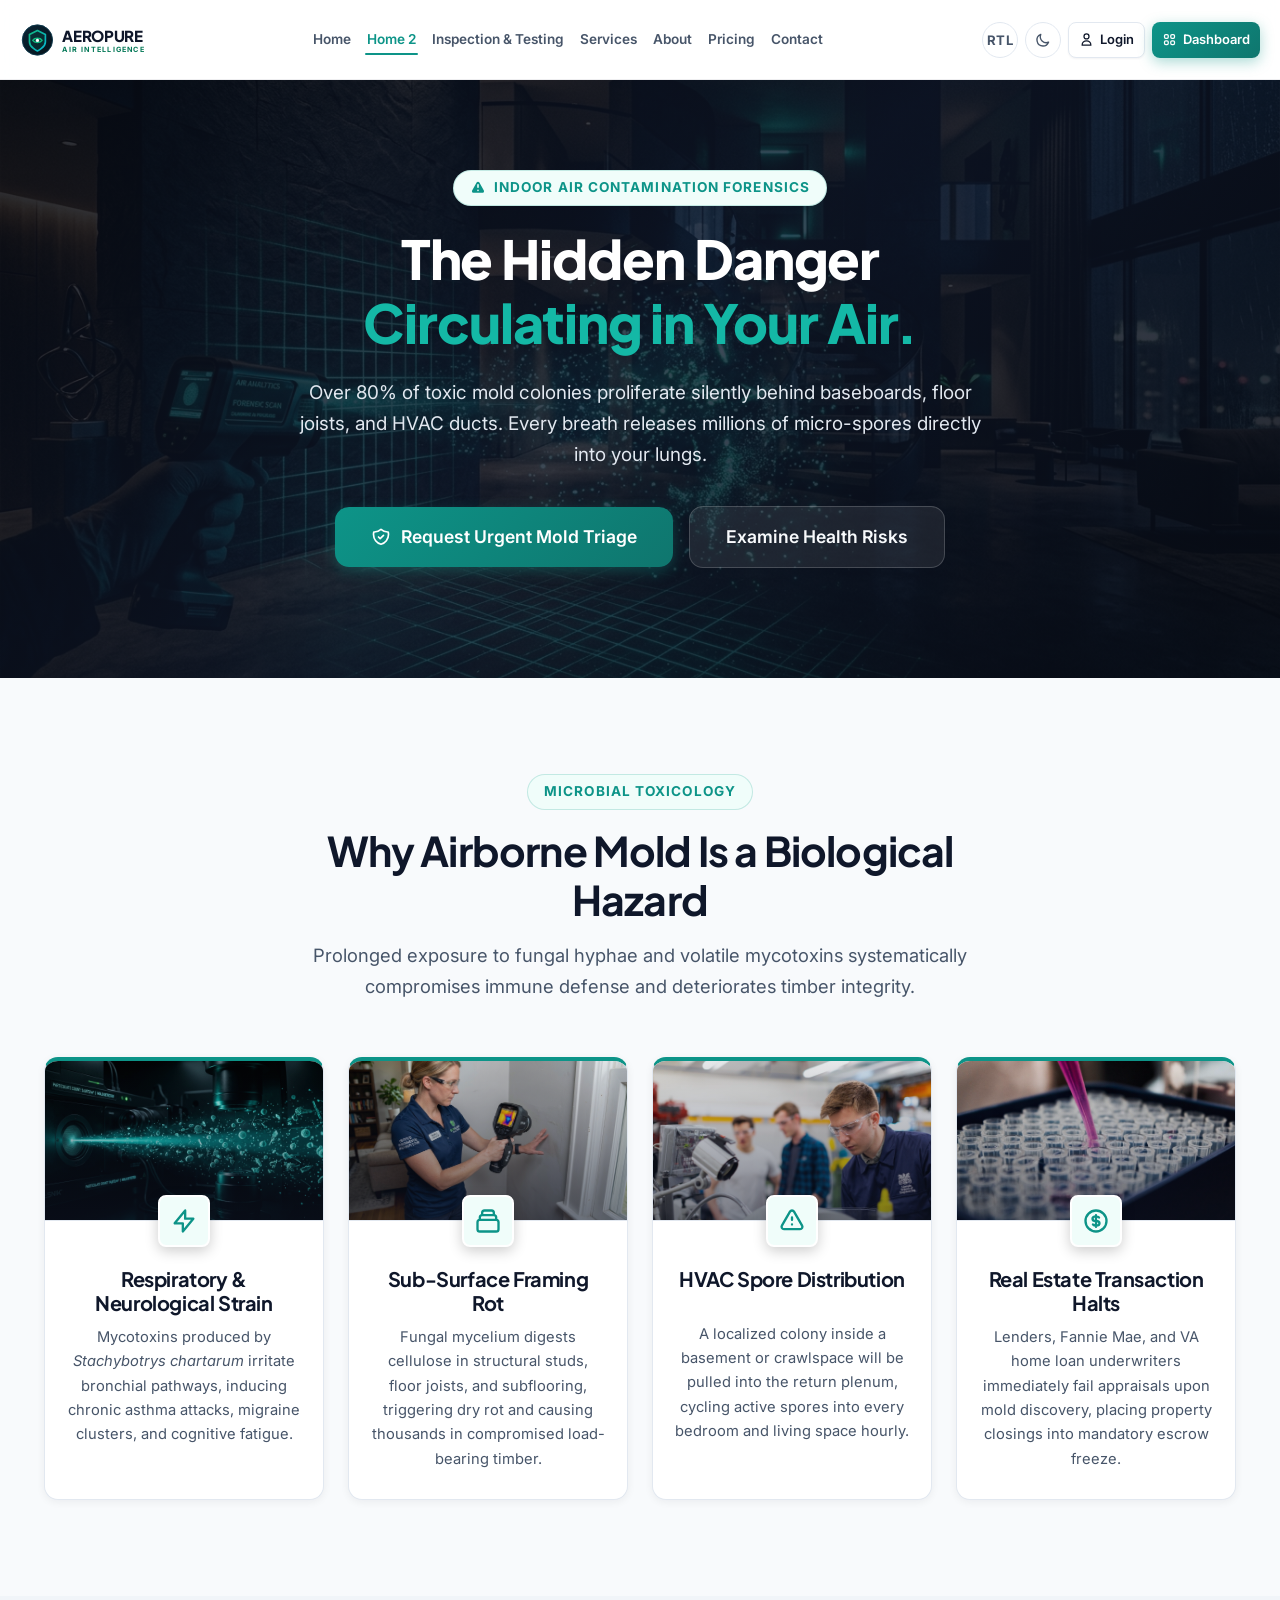
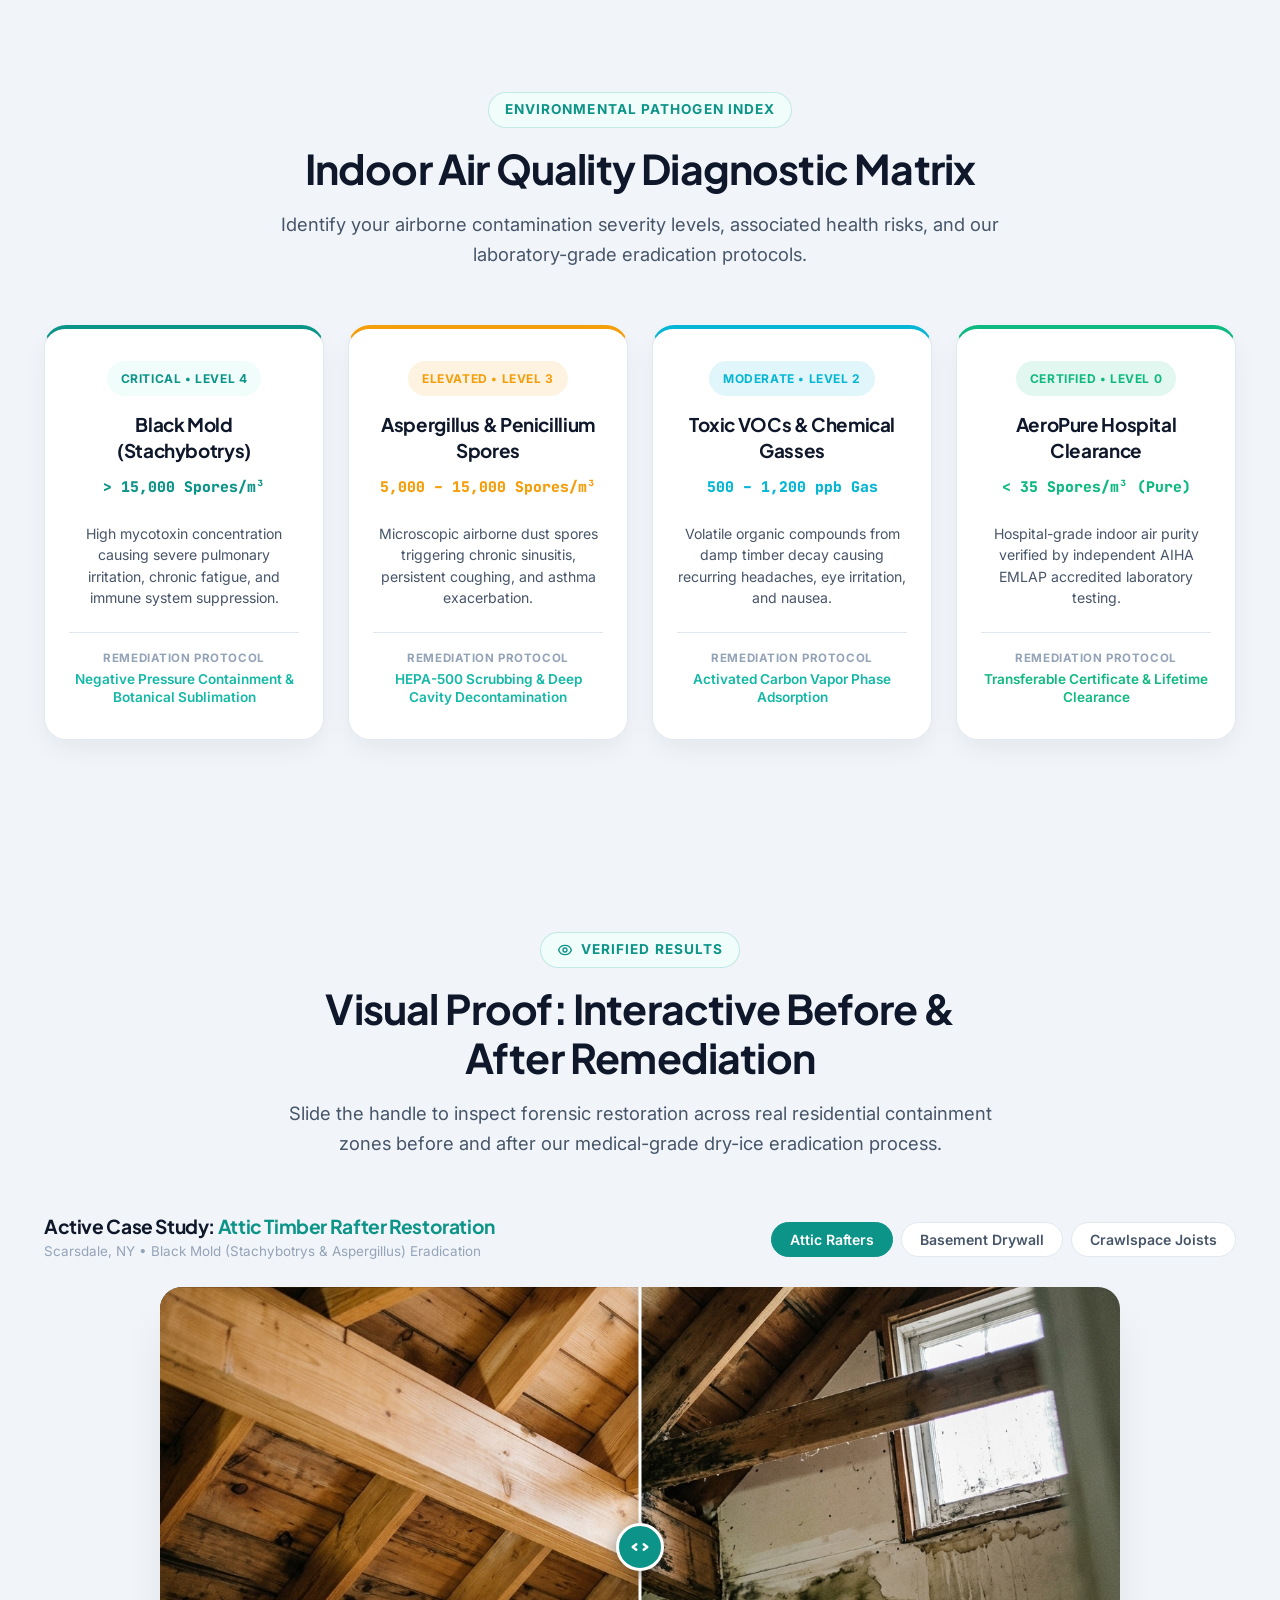
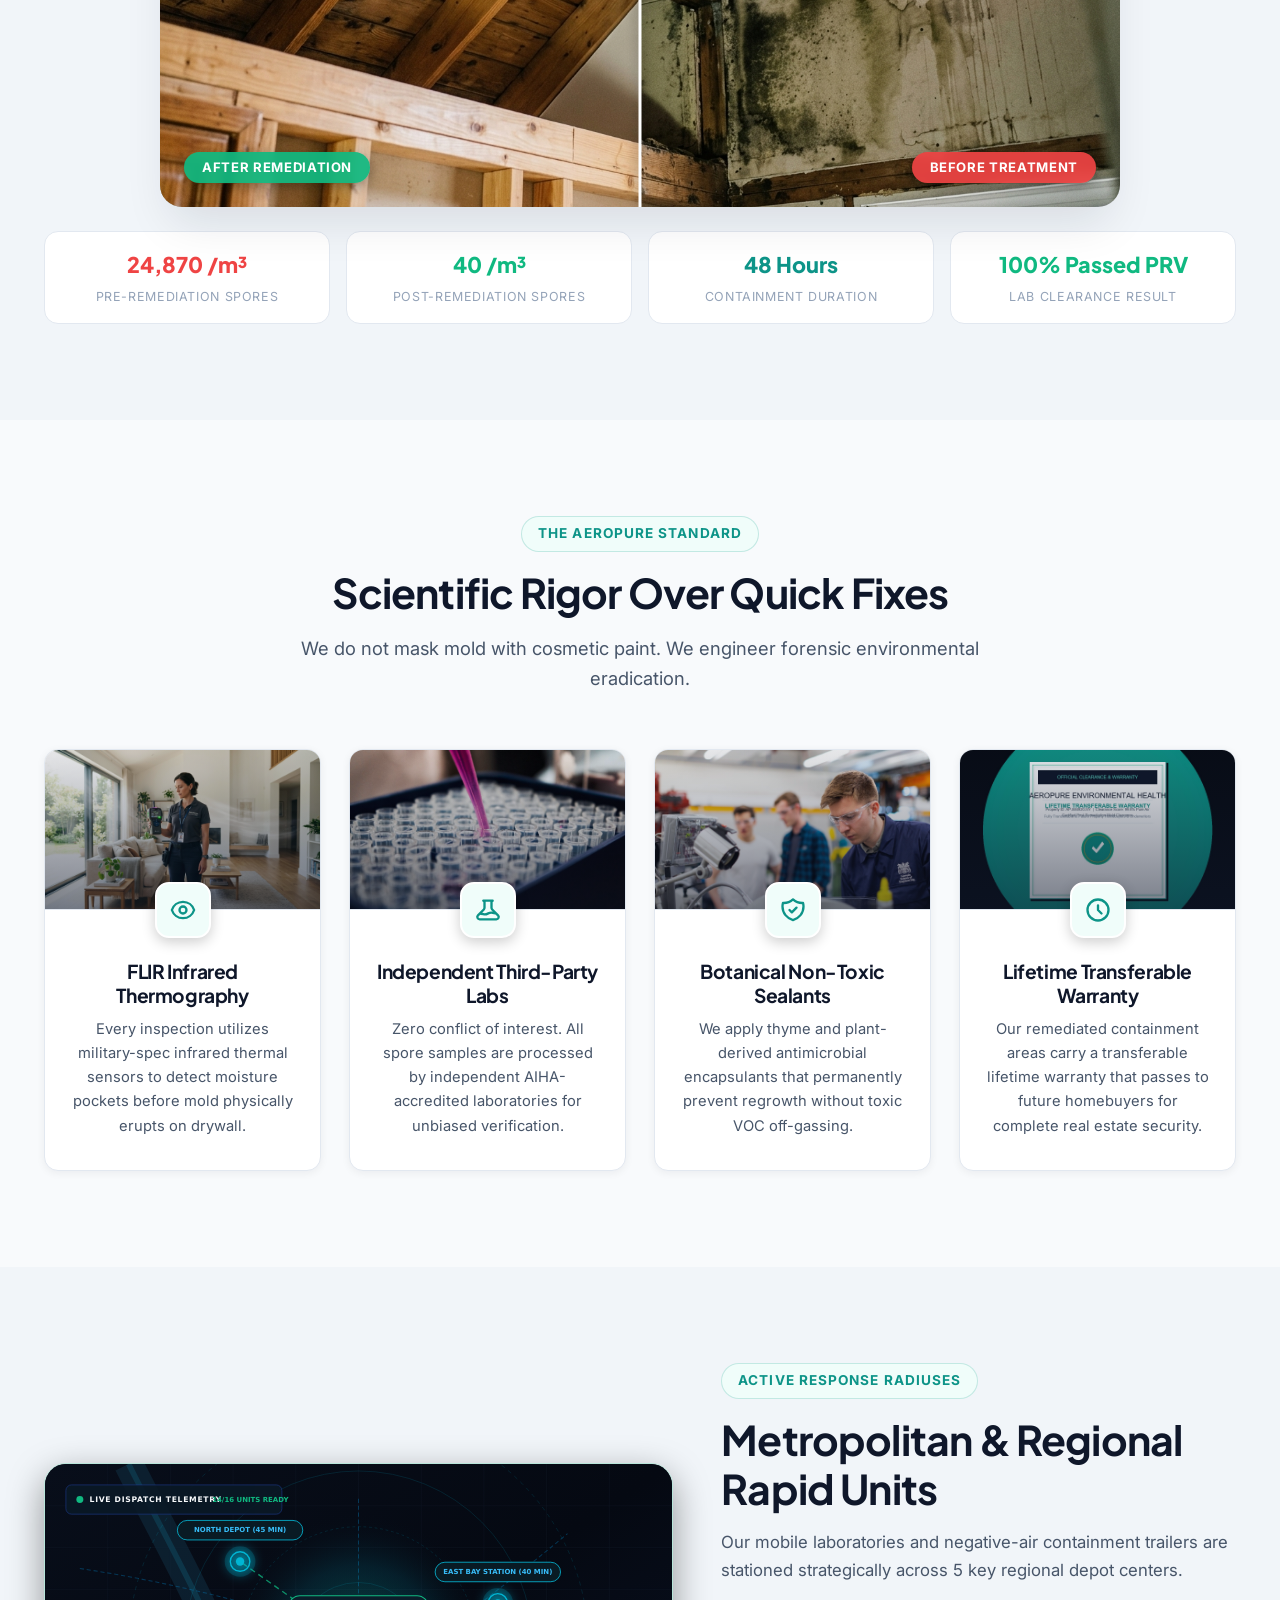
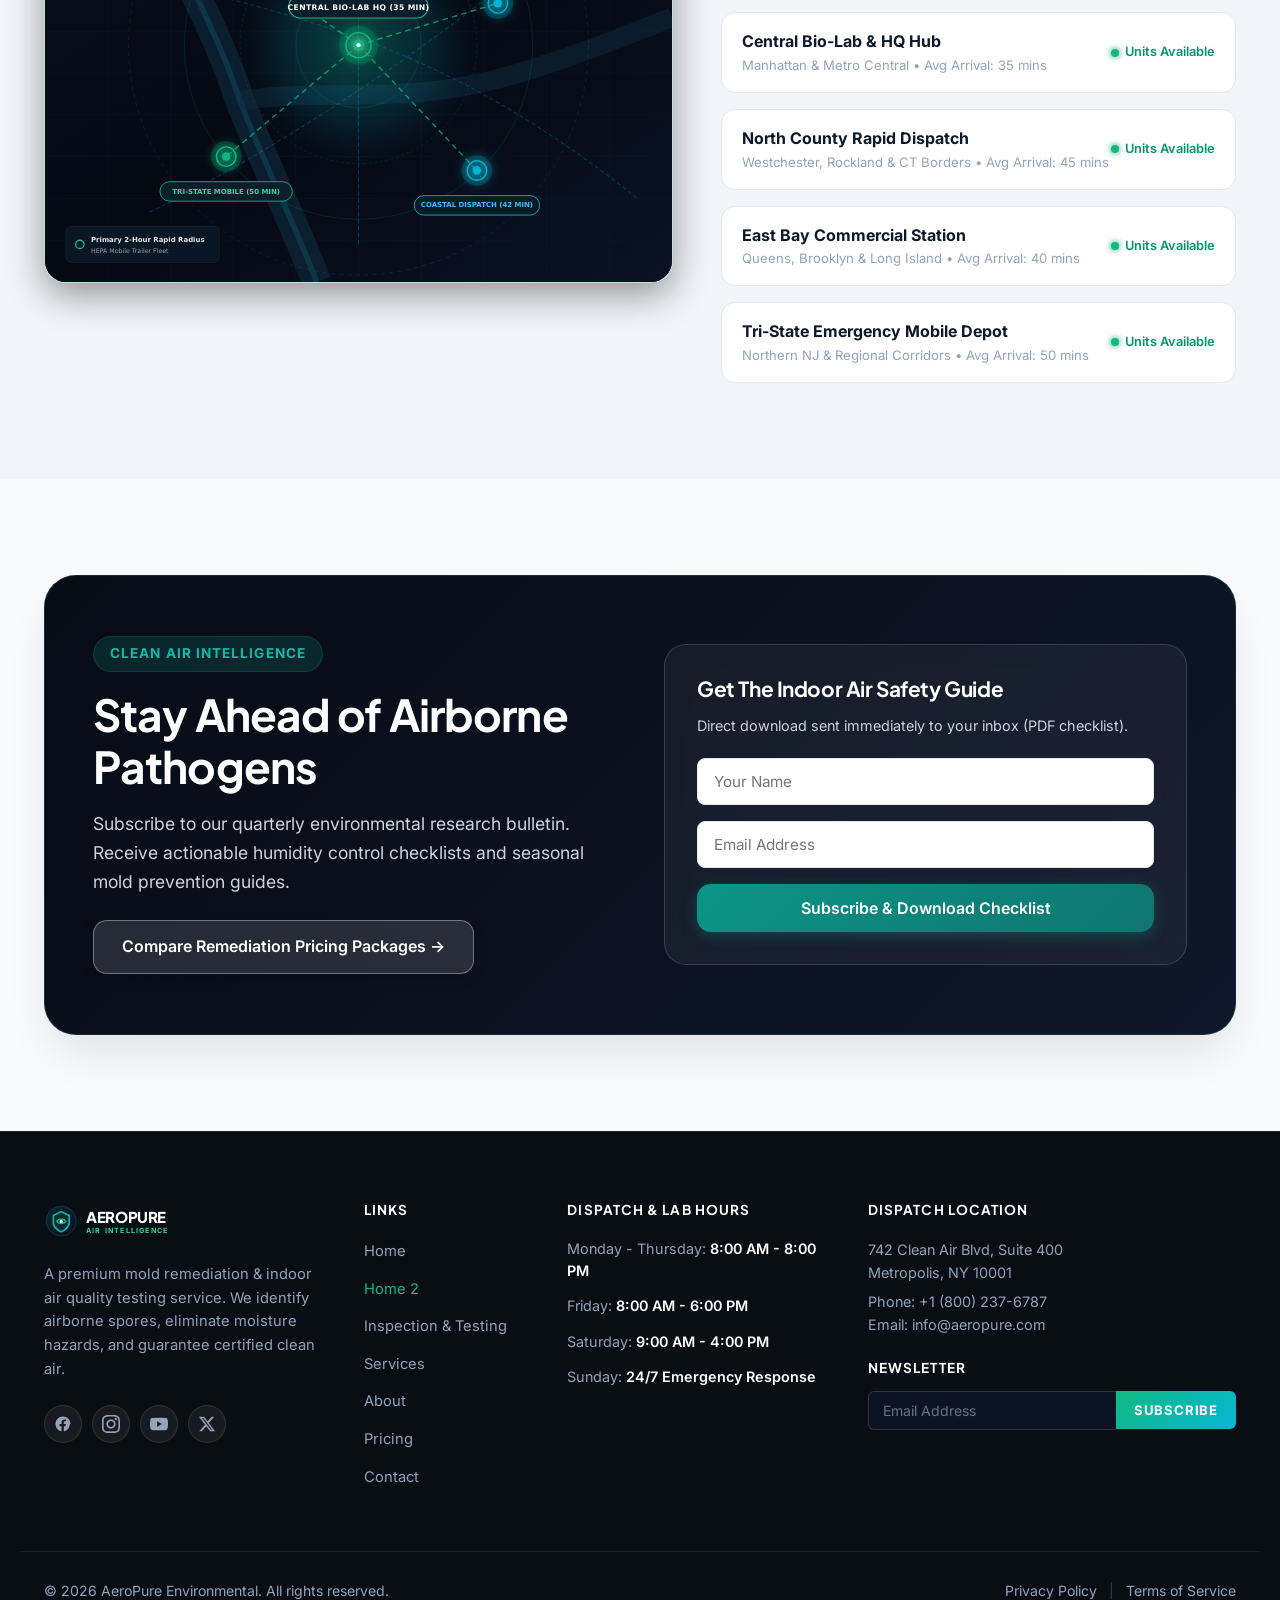
<file: pages/home-2.html>
<!DOCTYPE html>
<html lang="en" data-theme="light" dir="ltr">
<head>
  <meta charset="UTF-8">
  <meta name="viewport" content="width=device-width, initial-scale=1.0">
  <title>The Hidden Danger in Your Air | AeroPure Environmental</title>
  <meta name="description" content="Invisible toxic mold spores & airborne mycotoxins threaten your respiratory health. Measure particulate levels with our interactive AQI spore meter.">
  <link rel="icon" type="image/svg+xml" href="../assets/images/favicon.svg">

  <link rel="stylesheet" href="../assets/css/style.css?v=2.2">
  <link rel="stylesheet" href="../assets/css/dark-mode.css?v=2.2">
  <link rel="stylesheet" href="../assets/css/rtl.css?v=2.2">

  <!-- Mobile Comparison Slider & Fixed Header Alignments -->
  <style>
    .site-header {
      position: fixed !important;
      top: 0 !important;
      left: 0 !important;
      right: 0 !important;
      width: 100% !important;
      z-index: 1000 !important;
    }
    body:has(.site-header) {
      padding-top: var(--header-height, 80px) !important;
    }

    @media (max-width: 576px) {
      .pill-text-desktop {
        display: none !important;
      }
      .pill-text-mobile {
        display: inline !important;
      }
      .comparison-pill {
        bottom: 12px !important;
        padding: 5px 12px !important;
        font-size: 0.72rem !important;
        font-weight: 800 !important;
        letter-spacing: 0.04em !important;
        max-width: 44% !important;
        text-align: center !important;
        box-sizing: border-box !important;
      }
      .comparison-pill.pill-before {
        right: 12px !important;
      }
      .comparison-pill.pill-after {
        left: 12px !important;
      }
    }
  </style>
</head>
<body>

  <!-- Site Header -->
  <header class="site-header">
    <div class="container header-inner">
      <a href="../index.html" class="brand-logo" aria-label="AeroPure Environmental Homepage">
        <svg viewBox="0 0 178 50" width="142" height="40">
          <defs>
            <linearGradient id="logo-bg-grad" x1="0%" y1="0%" x2="100%" y2="100%">
              <stop offset="0%" stop-color="#0B2535"/>
              <stop offset="100%" stop-color="#04121A"/>
            </linearGradient>
            <linearGradient id="logo-grad" x1="0%" y1="0%" x2="100%" y2="100%">
              <stop offset="0%" stop-color="#10B981"/>
              <stop offset="100%" stop-color="#06B6D4"/>
            </linearGradient>
          </defs>
          <g transform="translate(2, 4)">
            <circle cx="21" cy="21" r="20" fill="url(#logo-bg-grad)" stroke="#0E3B4F" stroke-width="1.2"/>
            <path d="M21 8.5 L31.5 13.8 V23.5 C31.5 30.5 21 35.5 21 35.5 C21 35.5 10.5 30.5 10.5 23.5 V13.8 Z" fill="rgba(16, 185, 129, 0.12)" stroke="url(#logo-grad)" stroke-width="2.2" stroke-linejoin="round" stroke-linecap="round"/>
            <path d="M14.8 21.5 C17 17.8 25 17.8 27.2 21.5 C25 25.2 17 25.2 14.8 21.5 Z" fill="none" stroke="#10B981" stroke-width="1.8" stroke-linejoin="round"/>
            <circle cx="21" cy="21.5" r="2.2" fill="#FFFFFF"/>
          </g>
          <text x="56" y="27" font-family="'Plus Jakarta Sans', sans-serif" font-size="20" font-weight="800" fill="currentColor" letter-spacing="-0.5">AEROPURE</text>
          <text x="56" y="41" class="logo-tagline" font-family="'Inter', sans-serif" font-size="9.5" font-weight="700" fill="#047857" letter-spacing="1.6">AIR INTELLIGENCE</text>
        </svg>
      </a>

      <nav class="main-nav" aria-label="Primary Navigation">
        <ul class="nav-links">
          <li><a href="../index.html" class="nav-link">Home</a></li>
          <li><a href="home-2.html" class="nav-link active">Home 2</a></li>
          <li><a href="mold-inspection-testing.html" class="nav-link">Inspection &amp; Testing</a></li>
          <li><a href="services.html" class="nav-link">Services</a></li>
          <li><a href="about.html" class="nav-link">About</a></li>
          <li><a href="pricing.html" class="nav-link">Pricing</a></li>
          <li><a href="contact.html" class="nav-link">Contact</a></li>
        </ul>
      </nav>

      <div class="header-actions">
        <button type="button" class="icon-toggle-btn rtl-toggle-btn" title="Toggle RTL / LTR layout" aria-label="Toggle RTL layout">
          <span style="font-weight:700; font-size:0.82rem;">RTL</span>
        </button>

        <button type="button" class="icon-toggle-btn theme-toggle-btn" title="Toggle Dark/Light Mode" aria-label="Toggle theme">
          <svg class="icon-moon" fill="none" stroke="currentColor" viewBox="0 0 24 24">
            <path stroke-linecap="round" stroke-linejoin="round" stroke-width="2" d="M20.354 15.354A9 9 0 018.646 3.646 9.003 9.003 0 0012 21a9.003 9.003 0 008.354-5.646z"/>
          </svg>
          <svg class="icon-sun" fill="none" stroke="currentColor" viewBox="0 0 24 24" style="display:none;">
            <path stroke-linecap="round" stroke-linejoin="round" stroke-width="2" d="M12 3v1m0 16v1m9-9h-1M4 12H3m15.364 6.364l-.707-.707M6.343 6.343l-.707-.707m12.728 0l-.707.707M6.343 17.657l-.707.707M16 12a4 4 0 11-8 0 4 4 0 018 0z"/>
          </svg>
        </button>

        <a href="login.html" class="btn btn-secondary btn-sm" id="navLoginBtn">
          <svg width="16" height="16" fill="none" stroke="currentColor" viewBox="0 0 24 24">
            <path stroke-linecap="round" stroke-linejoin="round" stroke-width="2" d="M16 7a4 4 0 11-8 0 4 4 0 018 0zM12 14a7 7 0 00-7 7h14a7 7 0 00-7-7z"/>
          </svg>
          <span>Login</span>
        </a>
        <a href="dashboard.html" class="btn btn-primary btn-sm" id="navDashBtn">
          <svg width="16" height="16" fill="none" stroke="currentColor" viewBox="0 0 24 24">
            <path stroke-linecap="round" stroke-linejoin="round" stroke-width="2" d="M4 6a2 2 0 012-2h2a2 2 0 012 2v2a2 2 0 01-2 2H6a2 2 0 01-2-2V6zM14 6a2 2 0 012-2h2a2 2 0 012 2v2a2 2 0 01-2 2h-2a2 2 0 01-2-2V6zM4 16a2 2 0 012-2h2a2 2 0 012 2v2a2 2 0 01-2 2H6a2 2 0 01-2-2v-2zM14 16a2 2 0 012-2h2a2 2 0 012 2v2a2 2 0 01-2 2h-2a2 2 0 01-2-2v-2z"/>
          </svg>
          <span>Dashboard</span>
        </a>

        <button type="button" class="mobile-menu-toggle" aria-label="Open mobile navigation menu" aria-expanded="false">
          <svg fill="none" stroke="currentColor" viewBox="0 0 24 24">
            <path stroke-linecap="round" stroke-linejoin="round" stroke-width="2" d="M4 6h16M4 12h16M4 18h16"/>
          </svg>
        </button>
      </div>
    </div>
  </header>

  <!-- Mobile Drawer Menu -->
  <div class="drawer-backdrop"></div>
  <aside class="mobile-nav-drawer" aria-label="Mobile Navigation">
    <div class="drawer-header">
      <a href="index.html" class="brand-logo" aria-label="AeroPure Environmental Homepage">
        <svg viewBox="0 0 240 50" width="180" height="38">
          <defs>
            <linearGradient id="logo-bg-grad-drawer-h2" x1="0%" y1="0%" x2="100%" y2="100%">
              <stop offset="0%" stop-color="#0B2535"/>
              <stop offset="100%" stop-color="#04121A"/>
            </linearGradient>
            <linearGradient id="logo-grad-drawer-h2" x1="0%" y1="0%" x2="100%" y2="100%">
              <stop offset="0%" stop-color="#10B981"/>
              <stop offset="100%" stop-color="#06B6D4"/>
            </linearGradient>
          </defs>
          <g transform="translate(2, 4)">
            <circle cx="21" cy="21" r="20" fill="url(#logo-bg-grad-drawer-h2)" stroke="#0E3B4F" stroke-width="1.2"/>
            <path d="M21 8.5 L31.5 13.8 V23.5 C31.5 30.5 21 35.5 21 35.5 C21 35.5 10.5 30.5 10.5 23.5 V13.8 Z" fill="rgba(16, 185, 129, 0.12)" stroke="url(#logo-grad-drawer-h2)" stroke-width="2.2" stroke-linejoin="round" stroke-linecap="round"/>
            <path d="M14.8 21.5 C17 17.8 25 17.8 27.2 21.5 C25 25.2 17 25.2 14.8 21.5 Z" fill="none" stroke="#10B981" stroke-width="1.8" stroke-linejoin="round"/>
            <circle cx="21" cy="21.5" r="2.2" fill="#FFFFFF"/>
          </g>
          <text x="56" y="27" font-family="'Plus Jakarta Sans', sans-serif" font-size="20" font-weight="800" fill="currentColor" letter-spacing="-0.5">AEROPURE</text>
          <text x="56" y="41" class="logo-tagline" font-family="'Inter', sans-serif" font-size="9.5" font-weight="700" fill="#047857" letter-spacing="1.6">AIR INTELLIGENCE</text>
        </svg>
      </a>
      <button type="button" class="drawer-close-btn icon-toggle-btn" aria-label="Close menu">
        <svg width="20" height="20" fill="none" stroke="currentColor" viewBox="0 0 24 24"><path stroke-linecap="round" stroke-linejoin="round" stroke-width="2" d="M6 18L18 6M6 6l12 12"/></svg>
      </button>
    </div>
    <ul class="drawer-nav-list">
      <li><a href="../index.html" class="drawer-nav-link">Home</a></li>
      <li><a href="home-2.html" class="drawer-nav-link active">Home 2</a></li>
      <li><a href="mold-inspection-testing.html" class="drawer-nav-link">Inspection &amp; Testing</a></li>
      <li><a href="services.html" class="drawer-nav-link">Services</a></li>
      <li><a href="about.html" class="drawer-nav-link">About</a></li>
      <li><a href="pricing.html" class="drawer-nav-link">Pricing</a></li>
      <li><a href="contact.html" class="drawer-nav-link">Contact</a></li>
    </ul>
    <div class="drawer-footer-actions">
      <div class="drawer-tools-row">
        <!-- RTL Switcher -->
        <button type="button" class="icon-toggle-btn rtl-toggle-btn" title="Toggle RTL / LTR layout" aria-label="Toggle RTL layout">
          <span style="font-weight:700; font-size:0.82rem;">RTL</span>
        </button>
        <!-- Dark/Light Mode Switcher -->
        <button type="button" class="icon-toggle-btn theme-toggle-btn" title="Toggle Dark/Light Mode" aria-label="Toggle theme">
          <svg class="icon-moon" fill="none" stroke="currentColor" viewBox="0 0 24 24">
            <path stroke-linecap="round" stroke-linejoin="round" stroke-width="2" d="M20.354 15.354A9 9 0 018.646 3.646 9.003 9.003 0 0012 21a9.003 9.003 0 008.354-5.646z"/>
          </svg>
          <svg class="icon-sun" fill="none" stroke="currentColor" viewBox="0 0 24 24" style="display:none;">
            <path stroke-linecap="round" stroke-linejoin="round" stroke-width="2" d="M12 3v1m0 16v1m9-9h-1M4 12H3m15.364 6.364l-.707-.707M6.343 6.343l-.707-.707m12.728 0l-.707.707M6.343 17.657l-.707.707M16 12a4 4 0 11-8 0 4 4 0 018 0z"/>
          </svg>
        </button>
      </div>
      <div class="drawer-cta-btns">
        <a href="login.html" class="btn btn-secondary btn-sm">
          <svg width="16" height="16" fill="none" stroke="currentColor" viewBox="0 0 24 24">
            <path stroke-linecap="round" stroke-linejoin="round" stroke-width="2" d="M16 7a4 4 0 11-8 0 4 4 0 018 0zM12 14a7 7 0 00-7 7h14a7 7 0 00-7-7z"/>
          </svg>
          <span>Login</span>
        </a>
        <a href="dashboard.html" class="btn btn-primary btn-sm">
          <svg width="16" height="16" fill="none" stroke="currentColor" viewBox="0 0 24 24">
            <path stroke-linecap="round" stroke-linejoin="round" stroke-width="2" d="M4 6a2 2 0 012-2h2a2 2 0 012 2v2a2 2 0 01-2 2H6a2 2 0 01-2-2V6zM14 6a2 2 0 012-2h2a2 2 0 012 2v2a2 2 0 01-2 2h-2a2 2 0 01-2-2V6zM4 16a2 2 0 012-2h2a2 2 0 012 2v2a2 2 0 01-2 2H6a2 2 0 01-2-2v-2zM14 16a2 2 0 012-2h2a2 2 0 012 2v2a2 2 0 01-2 2h-2a2 2 0 01-2-2v-2z"/>
          </svg>
          <span>Dashboard</span>
        </a>
      </div>
    </div>
  </aside>

  <main>
    <!-- ==========================================================================
         SECTION 1: HERO 2 (Theme: "The Hidden Danger in Your Air" - Data/Risk-Driven)
         Visual Centerpiece: Live AQI & Mold Spore Gauge Meter with Interactive Toggles
         ========================================================================== -->
    <section class="hero-home-2">
      <div class="container" style="max-width: 880px; margin: 0 auto; text-align: center;">
        <span class="section-badge" style="margin: 0 auto 20px; display: inline-flex;">
          <svg width="16" height="16" fill="currentColor" viewBox="0 0 20 20"><path fill-rule="evenodd" d="M8.257 3.099c.765-1.36 2.722-1.36 3.486 0l5.58 9.92c.75 1.334-.213 2.98-1.742 2.98H4.42c-1.53 0-2.493-1.646-1.743-2.98l5.58-9.92zM11 13a1 1 0 11-2 0 1 1 0 012 0zm-1-8a1 1 0 00-1 1v3a1 1 0 002 0V6a1 1 0 00-1-1z" clip-rule="evenodd"/></svg>
          <span>Indoor Air Contamination Forensics</span>
        </span>
        <h1 style="margin-bottom: 22px; text-align: center;">
          The Hidden Danger<br>
          <span style="color: var(--primary-light);">Circulating in Your Air.</span>
        </h1>
        <p style="font-size: 1.18rem; margin: 0 auto 36px; max-width: 700px; text-align: center; color: var(--slate-200); line-height: 1.65;">
          Over 80% of toxic mold colonies proliferate silently behind baseboards, floor joists, and HVAC ducts. Every breath releases millions of micro-spores directly into your lungs.
        </p>
        <div class="hero-cta-group" style="justify-content: center; display: flex; gap: 16px; flex-wrap: wrap; margin-bottom: 0;">
          <a href="contact.html" class="btn btn-primary btn-lg">
            <svg width="20" height="20" fill="none" stroke="currentColor" viewBox="0 0 24 24"><path stroke-linecap="round" stroke-linejoin="round" stroke-width="2" d="M9 12l2 2 4-4m5.618-4.016A11.955 11.955 0 0112 2.944a11.955 11.955 0 01-8.618 3.04A12.02 12.02 0 003 9c0 5.591 3.824 10.29 9 11.622 5.176-1.332 9-6.03 9-11.622 0-1.042-.133-2.052-.382-3.016z"/></svg>
            <span>Request Urgent Mold Triage</span>
          </a>
          <a href="#problemSection" class="btn btn-secondary btn-lg" style="background:rgba(255,255,255,0.08); color:#F8FAFC; border-color:rgba(255,255,255,0.18);">
            <span>Examine Health Risks</span>
          </a>
        </div>
      </div>
    </section>

    <!-- ==========================================================================
         SECTION 2: THE PROBLEM (Visual Explainer on Health & Structural Risks)
         ========================================================================== -->
    <section class="section-padding" id="problemSection">
      <div class="container">
        <div class="section-header">
          <span class="section-badge">
            Microbial Toxicology
          </span>
          <h2 class="section-title">Why Airborne Mold Is a Biological Hazard</h2>
          <p class="section-subtitle">
            Prolonged exposure to fungal hyphae and volatile mycotoxins systematically compromises immune defense and deteriorates timber integrity.
          </p>
        </div>

        <div class="problem-grid">
          <!-- Problem 1 -->
          <div class="problem-card">
            <div class="problem-card-media">
              <img src="../assets/images/hero-spore-danger.jpg" alt="Airborne toxic mold spores causing respiratory strain" loading="lazy">
              <div class="problem-card-media-overlay"></div>
            </div>
            <div class="problem-icon">
              <svg fill="none" stroke="currentColor" viewBox="0 0 24 24"><path stroke-linecap="round" stroke-linejoin="round" stroke-width="2" d="M13 10V3L4 14h7v7l9-11h-7z"/></svg>
            </div>
            <h3 style="font-size:1.25rem; margin-bottom:10px;">Respiratory &amp; Neurological Strain</h3>
            <p style="font-size:0.92rem; color:var(--text-secondary);">
              Mycotoxins produced by <em>Stachybotrys chartarum</em> irritate bronchial pathways, inducing chronic asthma attacks, migraine clusters, and cognitive fatigue.
            </p>
          </div>

          <!-- Problem 2 -->
          <div class="problem-card">
            <div class="problem-card-media">
              <img src="../assets/images/mold-inspection-thermal.jpg" alt="Sub-surface moisture scan showing wall framing rot" loading="lazy">
              <div class="problem-card-media-overlay"></div>
            </div>
            <div class="problem-icon">
              <svg fill="none" stroke="currentColor" viewBox="0 0 24 24"><path stroke-linecap="round" stroke-linejoin="round" stroke-width="2" d="M19 11H5m14 0a2 2 0 012 2v6a2 2 0 01-2 2H5a2 2 0 01-2-2v-6a2 2 0 012-2m14 0V9a2 2 0 00-2-2M5 11V9a2 2 0 012-2m0 0V5a2 2 0 012-2h6a2 2 0 012 2v2M7 7h10"/></svg>
            </div>
            <h3 style="font-size:1.25rem; margin-bottom:10px;">Sub-Surface Framing Rot</h3>
            <p style="font-size:0.92rem; color:var(--text-secondary);">
              Fungal mycelium digests cellulose in structural studs, floor joists, and subflooring, triggering dry rot and causing thousands in compromised load-bearing timber.
            </p>
          </div>

          <!-- Problem 3 -->
          <div class="problem-card">
            <div class="problem-card-media">
              <img src="../assets/images/about-field-techs.jpg" alt="HVAC air filtration equipment and ductwork containment" loading="lazy">
              <div class="problem-card-media-overlay"></div>
            </div>
            <div class="problem-icon">
              <svg fill="none" stroke="currentColor" viewBox="0 0 24 24"><path stroke-linecap="round" stroke-linejoin="round" stroke-width="2" d="M12 9v2m0 4h.01m-6.938 4h13.856c1.54 0 2.502-1.667 1.732-3L13.732 4c-.77-1.333-2.694-1.333-3.464 0L3.34 16c-.77 1.333.192 3 1.732 3z"/></svg>
            </div>
            <h3 style="font-size:1.25rem; margin-bottom:10px;">HVAC Spore Distribution</h3>
            <p style="font-size:0.92rem; color:var(--text-secondary);">
              A localized colony inside a basement or crawlspace will be pulled into the return plenum, cycling active spores into every bedroom and living space hourly.
            </p>
          </div>

          <!-- Problem 4 -->
          <div class="problem-card">
            <div class="problem-card-media">
              <img src="../assets/images/about-genesis-lab.jpg" alt="Lab inspection analysis for real estate property appraisals" loading="lazy">
              <div class="problem-card-media-overlay"></div>
            </div>
            <div class="problem-icon">
              <svg fill="none" stroke="currentColor" viewBox="0 0 24 24"><path stroke-linecap="round" stroke-linejoin="round" stroke-width="2" d="M12 8c-1.657 0-3 .895-3 2s1.343 2 3 2 3 .895 3 2-1.343 2-3 2m0-8c1.11 0 2.08.402 2.599 1M12 8V7m0 1v8m0 0v1m0-1c-1.11 0-2.08-.402-2.599-1M21 12a9 9 0 11-18 0 9 9 0 0118 0z"/></svg>
            </div>
            <h3 style="font-size:1.25rem; margin-bottom:10px;">Real Estate Transaction Halts</h3>
            <p style="font-size:0.92rem; color:var(--text-secondary);">
              Lenders, Fannie Mae, and VA home loan underwriters immediately fail appraisals upon mold discovery, placing property closings into mandatory escrow freeze.
            </p>
          </div>
        </div>
      </div>
    </section>

    <!-- ==========================================================================
         SECTION 3: AIRBORNE DIAGNOSTIC MATRIX (Fresh Clinical Hazard Comparison)
         ========================================================================== -->
    <section class="section-padding" style="background:var(--bg-alt);" id="diagnosticMatrix">
      <div class="container">
        <div class="section-header">
          <span class="section-badge">Environmental Pathogen Index</span>
          <h2 class="section-title">Indoor Air Quality Diagnostic Matrix</h2>
          <p class="section-subtitle">
            Identify your airborne contamination severity levels, associated health risks, and our laboratory-grade eradication protocols.
          </p>
        </div>

        <div class="hazard-grid" style="margin-top:40px;">
          
          <!-- Hazard Module 1 -->
          <div class="tilt-card" style="background:var(--bg-surface); padding:32px 24px; border:1px solid var(--border-color); border-top:4px solid var(--primary); border-radius:var(--radius-lg); display:flex; flex-direction:column; align-items:center; text-align:center;">
            <div style="height:2.2rem; display:inline-flex; align-items:center; justify-content:center; padding:4px 14px; background:var(--primary-surface); color:var(--primary); font-size:0.75rem; font-weight:700; border-radius:var(--radius-full); text-transform:uppercase; letter-spacing:0.05em; margin-bottom:16px; white-space:nowrap;">
              Critical • Level 4
            </div>
            <h3 style="font-size:1.18rem; font-weight:700; margin-bottom:12px; min-height:3.2rem; display:flex; align-items:flex-start; justify-content:center; text-align:center; width:100%; line-height:1.35;">Black Mold (Stachybotrys)</h3>
            <div style="font-family:var(--font-mono); font-size:0.92rem; font-weight:800; color:var(--primary); margin-bottom:16px; min-height:2.0rem; display:flex; align-items:flex-start; justify-content:center; text-align:center; width:100%; white-space:nowrap;">
              &gt; 15,000 Spores/m³
            </div>
            <p style="font-size:0.88rem; line-height:1.5; color:var(--text-secondary); margin-bottom:24px; min-height:4.8rem; display:flex; align-items:flex-start; justify-content:center; text-align:center; width:100%;">
              High mycotoxin concentration causing severe pulmonary irritation, chronic fatigue, and immune system suppression.
            </p>
            <div style="width:100%; border-top:1px solid var(--border-color); padding-top:16px; text-align:center; margin-top:auto; min-height:3.8rem; display:flex; flex-direction:column; align-items:center; justify-content:flex-start;">
              <span style="display:block; font-size:0.72rem; text-transform:uppercase; color:var(--text-muted); font-weight:700; margin-bottom:4px; letter-spacing:0.05em;">Remediation Protocol</span>
              <span style="font-size:0.85rem; font-weight:600; color:var(--primary-light); line-height:1.3;">Negative Pressure Containment &amp; Botanical Sublimation</span>
            </div>
          </div>

          <!-- Hazard Module 2 -->
          <div class="tilt-card" style="background:var(--bg-surface); padding:32px 24px; border:1px solid var(--border-color); border-top:4px solid #F59E0B; border-radius:var(--radius-lg); display:flex; flex-direction:column; align-items:center; text-align:center;">
            <div style="height:2.2rem; display:inline-flex; align-items:center; justify-content:center; padding:4px 14px; background:rgba(245, 158, 11, 0.12); color:#F59E0B; font-size:0.75rem; font-weight:700; border-radius:var(--radius-full); text-transform:uppercase; letter-spacing:0.05em; margin-bottom:16px; white-space:nowrap;">
              Elevated • Level 3
            </div>
            <h3 style="font-size:1.18rem; font-weight:700; margin-bottom:12px; min-height:3.2rem; display:flex; align-items:flex-start; justify-content:center; text-align:center; width:100%; line-height:1.35;">Aspergillus &amp; Penicillium Spores</h3>
            <div style="font-family:var(--font-mono); font-size:0.92rem; font-weight:800; color:#F59E0B; margin-bottom:16px; min-height:2.0rem; display:flex; align-items:flex-start; justify-content:center; text-align:center; width:100%; white-space:nowrap;">
              5,000 – 15,000 Spores/m³
            </div>
            <p style="font-size:0.88rem; line-height:1.5; color:var(--text-secondary); margin-bottom:24px; min-height:4.8rem; display:flex; align-items:flex-start; justify-content:center; text-align:center; width:100%;">
              Microscopic airborne dust spores triggering chronic sinusitis, persistent coughing, and asthma exacerbation.
            </p>
            <div style="width:100%; border-top:1px solid var(--border-color); padding-top:16px; text-align:center; margin-top:auto; min-height:3.8rem; display:flex; flex-direction:column; align-items:center; justify-content:flex-start;">
              <span style="display:block; font-size:0.72rem; text-transform:uppercase; color:var(--text-muted); font-weight:700; margin-bottom:4px; letter-spacing:0.05em;">Remediation Protocol</span>
              <span style="font-size:0.85rem; font-weight:600; color:var(--primary-light); line-height:1.3;">HEPA-500 Scrubbing &amp; Deep Cavity Decontamination</span>
            </div>
          </div>

          <!-- Hazard Module 3 -->
          <div class="tilt-card" style="background:var(--bg-surface); padding:32px 24px; border:1px solid var(--border-color); border-top:4px solid #06B6D4; border-radius:var(--radius-lg); display:flex; flex-direction:column; align-items:center; text-align:center;">
            <div style="height:2.2rem; display:inline-flex; align-items:center; justify-content:center; padding:4px 14px; background:rgba(6, 182, 212, 0.12); color:#06B6D4; font-size:0.75rem; font-weight:700; border-radius:var(--radius-full); text-transform:uppercase; letter-spacing:0.05em; margin-bottom:16px; white-space:nowrap;">
              Moderate • Level 2
            </div>
            <h3 style="font-size:1.18rem; font-weight:700; margin-bottom:12px; min-height:3.2rem; display:flex; align-items:flex-start; justify-content:center; text-align:center; width:100%; line-height:1.35;">Toxic VOCs &amp; Chemical Gasses</h3>
            <div style="font-family:var(--font-mono); font-size:0.92rem; font-weight:800; color:#06B6D4; margin-bottom:16px; min-height:2.0rem; display:flex; align-items:flex-start; justify-content:center; text-align:center; width:100%; white-space:nowrap;">
              500 – 1,200 ppb Gas
            </div>
            <p style="font-size:0.88rem; line-height:1.5; color:var(--text-secondary); margin-bottom:24px; min-height:4.8rem; display:flex; align-items:flex-start; justify-content:center; text-align:center; width:100%;">
              Volatile organic compounds from damp timber decay causing recurring headaches, eye irritation, and nausea.
            </p>
            <div style="width:100%; border-top:1px solid var(--border-color); padding-top:16px; text-align:center; margin-top:auto; min-height:3.8rem; display:flex; flex-direction:column; align-items:center; justify-content:flex-start;">
              <span style="display:block; font-size:0.72rem; text-transform:uppercase; color:var(--text-muted); font-weight:700; margin-bottom:4px; letter-spacing:0.05em;">Remediation Protocol</span>
              <span style="font-size:0.85rem; font-weight:600; color:var(--primary-light); line-height:1.3;">Activated Carbon Vapor Phase Adsorption</span>
            </div>
          </div>

          <!-- Hazard Module 4 -->
          <div class="tilt-card" style="background:var(--bg-surface); padding:32px 24px; border:1px solid var(--border-color); border-top:4px solid #10B981; border-radius:var(--radius-lg); display:flex; flex-direction:column; align-items:center; text-align:center;">
            <div style="height:2.2rem; display:inline-flex; align-items:center; justify-content:center; padding:4px 14px; background:rgba(16, 185, 129, 0.12); color:#10B981; font-size:0.75rem; font-weight:700; border-radius:var(--radius-full); text-transform:uppercase; letter-spacing:0.05em; margin-bottom:16px; white-space:nowrap;">
              Certified • Level 0
            </div>
            <h3 style="font-size:1.18rem; font-weight:700; margin-bottom:12px; min-height:3.2rem; display:flex; align-items:flex-start; justify-content:center; text-align:center; width:100%; line-height:1.35;">AeroPure Hospital Clearance</h3>
            <div style="font-family:var(--font-mono); font-size:0.92rem; font-weight:800; color:#10B981; margin-bottom:16px; min-height:2.0rem; display:flex; align-items:flex-start; justify-content:center; text-align:center; width:100%; white-space:nowrap;">
              &lt; 35 Spores/m³ (Pure)
            </div>
            <p style="font-size:0.88rem; line-height:1.5; color:var(--text-secondary); margin-bottom:24px; min-height:4.8rem; display:flex; align-items:flex-start; justify-content:center; text-align:center; width:100%;">
              Hospital-grade indoor air purity verified by independent AIHA EMLAP accredited laboratory testing.
            </p>
            <div style="width:100%; border-top:1px solid var(--border-color); padding-top:16px; text-align:center; margin-top:auto; min-height:3.8rem; display:flex; flex-direction:column; align-items:center; justify-content:flex-start;">
              <span style="display:block; font-size:0.72rem; text-transform:uppercase; color:var(--text-muted); font-weight:700; margin-bottom:4px; letter-spacing:0.05em;">Remediation Protocol</span>
              <span style="font-size:0.85rem; font-weight:600; color:#10B981; line-height:1.3;">Transferable Certificate &amp; Lifetime Clearance</span>
            </div>
          </div>

        </div>
      </div>
    </section>

    <!-- ==========================================================================
         BEFORE & AFTER CASE STUDIES (Interactive Split Comparison Slider)
         ========================================================================== -->
    <section class="section-padding" style="background:var(--bg-alt);" id="before-after">
      <div class="container">
        <div class="section-header">
          <span class="section-badge">
            <svg fill="none" stroke="currentColor" viewBox="0 0 24 24"><path stroke-linecap="round" stroke-linejoin="round" stroke-width="2" d="M15 12a3 3 0 11-6 0 3 3 0 016 0z"/><path stroke-linecap="round" stroke-linejoin="round" stroke-width="2" d="M2.458 12C3.732 7.943 7.523 5 12 5c4.478 0 8.268 2.943 9.542 7-1.274 4.057-5.064 7-9.542 7-4.477 0-8.268-2.943-9.542-7z"/></svg>
            <span>Verified Results</span>
          </span>
          <h2 class="section-title">Visual Proof: Interactive Before &amp; After Remediation</h2>
          <p class="section-subtitle">Slide the handle to inspect forensic restoration across real residential containment zones before and after our medical-grade dry-ice eradication process.</p>
        </div>

        <div class="case-study-header-bar">
          <div>
            <h3 style="font-size:1.2rem; margin:0;">Active Case Study: <span style="color:var(--primary);">Attic Timber Rafter Restoration</span></h3>
            <span style="font-size:0.84rem; color:var(--text-muted);">Scarsdale, NY &bull; Black Mold (Stachybotrys &amp; Aspergillus) Eradication</span>
          </div>
          <div class="case-study-tabs">
            <button type="button" class="case-study-tab-btn active" data-case="attic">Attic Rafters</button>
            <button type="button" class="case-study-tab-btn" data-case="basement">Basement Drywall</button>
            <button type="button" class="case-study-tab-btn" data-case="crawlspace">Crawlspace Joists</button>
          </div>
        </div>

        <!-- Interactive Comparison Slider -->
        <div class="comparison-slider-wrapper" id="remediationSlider">
          <!-- BEFORE IMAGE (Full Background) -->
          <div class="comparison-image-before">
            <img src="../assets/images/mold-before-real.jpg" alt="Attic wooden beams before mold remediation showing heavy fungal growth and dark water stains" id="caseBeforeImg">
          </div>

          <!-- AFTER IMAGE (Clipped Foreground) -->
          <div class="comparison-image-after">
            <img src="../assets/images/mold-after-real.jpg" alt="Attic wooden beams after professional mold remediation showing clean restored wood and zero fungal spores" id="caseAfterImg">
          </div>

          <!-- DIVIDER LINE -->
          <div class="comparison-divider"></div>

          <!-- DRAGGABLE HANDLE -->
          <div class="comparison-handle" title="Drag to compare before and after">
            <svg fill="none" stroke="currentColor" viewBox="0 0 24 24">
              <path stroke-linecap="round" stroke-linejoin="round" stroke-width="2.5" d="M8 9l-4 3 4 3m8-6l4 3-4 3"/>
            </svg>
          </div>

          <!-- STATUS BADGE PILLS (Always Symmetrically Aligned) -->
          <span class="comparison-pill pill-after">
            <span class="pill-text-desktop">AFTER REMEDIATION</span>
            <span class="pill-text-mobile">AFTER</span>
          </span>
          <span class="comparison-pill pill-before">
            <span class="pill-text-desktop">BEFORE TREATMENT</span>
            <span class="pill-text-mobile">BEFORE</span>
          </span>
        </div>

        <!-- Verified Case Metrics Strip -->
        <div class="case-metrics-bar">
          <div class="case-metric-box">
            <div class="case-metric-val" id="casePreVal" style="color:#EF4444;">24,870 /m³</div>
            <div class="case-metric-lbl">Pre-Remediation Spores</div>
          </div>
          <div class="case-metric-box">
            <div class="case-metric-val" id="casePostVal" style="color:#10B981;">40 /m³</div>
            <div class="case-metric-lbl">Post-Remediation Spores</div>
          </div>
          <div class="case-metric-box">
            <div class="case-metric-val" id="caseDurationVal">48 Hours</div>
            <div class="case-metric-lbl">Containment Duration</div>
          </div>
          <div class="case-metric-box">
            <div class="case-metric-val" id="caseStatusVal" style="color:#10B981;">100% Passed PRV</div>
            <div class="case-metric-lbl">Lab Clearance Result</div>
          </div>
        </div>
      </div>
    </section>

    <!-- ==========================================================================
         SECTION 4: WHY CHOOSE US (Differentiators Grid)
         ========================================================================== -->
    <section class="section-padding">
      <div class="container">
        <div class="section-header">
          <span class="section-badge">The AeroPure Standard</span>
          <h2 class="section-title">Scientific Rigor Over Quick Fixes</h2>
          <p class="section-subtitle">We do not mask mold with cosmetic paint. We engineer forensic environmental eradication.</p>
        </div>

        <div class="differentiator-grid">
          <!-- Diff 1 -->
          <div class="diff-card">
            <div class="diff-card-media">
              <img src="../assets/images/hero-technician.jpg" alt="Certified environmental technician conducting FLIR infrared thermal inspection" loading="lazy">
              <div class="diff-card-media-overlay"></div>
            </div>
            <div class="diff-icon">
              <svg fill="none" stroke="currentColor" viewBox="0 0 24 24"><path stroke-linecap="round" stroke-linejoin="round" stroke-width="2" d="M15 12a3 3 0 11-6 0 3 3 0 016 0z"/><path stroke-linecap="round" stroke-linejoin="round" stroke-width="2" d="M2.458 12C3.732 7.943 7.523 5 12 5c4.478 0 8.268 2.943 9.542 7-1.274 4.057-5.064 7-9.542 7-4.477 0-8.268-2.943-9.542-7z"/></svg>
            </div>
            <h3 style="font-size:1.2rem; margin-bottom:10px;">FLIR Infrared Thermography</h3>
            <p style="font-size:0.92rem; color:var(--text-secondary);">
              Every inspection utilizes military-spec infrared thermal sensors to detect moisture pockets before mold physically erupts on drywall.
            </p>
          </div>

          <!-- Diff 2 -->
          <div class="diff-card">
            <div class="diff-card-media">
              <img src="../assets/images/about-genesis-lab.jpg" alt="Independent accredited AIHA environmental laboratory scientist analyzing spore samples" loading="lazy">
              <div class="diff-card-media-overlay"></div>
            </div>
            <div class="diff-icon">
              <svg fill="none" stroke="currentColor" viewBox="0 0 24 24"><path stroke-linecap="round" stroke-linejoin="round" stroke-width="2" d="M19.428 15.428a2 2 0 00-1.022-.547l-2.387-.477a6 6 0 00-3.86.517l-.318.158a6 6 0 01-3.86.517L6.05 15.21a2 2 0 00-1.806.547M8 4h8l-1 1v5.172a2 2 0 00.586 1.414l5 5c1.26 1.26.367 3.414-1.415 3.414H4.828c-1.782 0-2.674-2.154-1.414-3.414l5-5A2 2 0 009 10.172V5L8 4z"/></svg>
            </div>
            <h3 style="font-size:1.2rem; margin-bottom:10px;">Independent Third-Party Labs</h3>
            <p style="font-size:0.92rem; color:var(--text-secondary);">
              Zero conflict of interest. All spore samples are processed by independent AIHA-accredited laboratories for unbiased verification.
            </p>
          </div>

          <!-- Diff 3 -->
          <div class="diff-card">
            <div class="diff-card-media">
              <img src="../assets/images/about-field-techs.jpg" alt="Certified technicians applying botanical plant-derived antimicrobial encapsulant spray" loading="lazy">
              <div class="diff-card-media-overlay"></div>
            </div>
            <div class="diff-icon">
              <svg fill="none" stroke="currentColor" viewBox="0 0 24 24"><path stroke-linecap="round" stroke-linejoin="round" stroke-width="2" d="M9 12l2 2 4-4m5.618-4.016A11.955 11.955 0 0112 2.944a11.955 11.955 0 01-8.618 3.04A12.02 12.02 0 003 9c0 5.591 3.824 10.29 9 11.622 5.176-1.332 9-6.03 9-11.622 0-1.042-.133-2.052-.382-3.016z"/></svg>
            </div>
            <h3 style="font-size:1.2rem; margin-bottom:10px;">Botanical Non-Toxic Sealants</h3>
            <p style="font-size:0.92rem; color:var(--text-secondary);">
              We apply thyme and plant-derived antimicrobial encapsulants that permanently prevent regrowth without toxic VOC off-gassing.
            </p>
          </div>

          <!-- Diff 4 -->
          <div class="diff-card">
            <div class="diff-card-media">
              <img src="../assets/images/warranty-certificate-hd.jpg" alt="Official transferable lifetime warranty certificate and post-remediation clearance document" loading="lazy">
              <div class="diff-card-media-overlay"></div>
            </div>
            <div class="diff-icon">
              <svg fill="none" stroke="currentColor" viewBox="0 0 24 24"><path stroke-linecap="round" stroke-linejoin="round" stroke-width="2" d="M12 8v4l3 3m6-3a9 9 0 11-18 0 9 9 0 0118 0z"/></svg>
            </div>
            <h3 style="font-size:1.2rem; margin-bottom:10px;">Lifetime Transferable Warranty</h3>
            <p style="font-size:0.92rem; color:var(--text-secondary);">
              Our remediated containment areas carry a transferable lifetime warranty that passes to future homebuyers for complete real estate security.
            </p>
          </div>
        </div>
      </div>
    </section>

    <!-- ==========================================================================
         SECTION 5: SERVICE AREA / COVERAGE MAP
         ========================================================================== -->
    <section class="section-padding" style="background:var(--bg-alt);">
      <div class="container coverage-grid">
        <!-- Map Graphic -->
        <div class="coverage-map-frame" style="border:1px solid rgba(16,185,129,0.25); box-shadow:0 12px 36px rgba(0,0,0,0.4); border-radius:var(--radius-lg); overflow:hidden;">
          <img src="../assets/images/dispatch-map-tech.svg" alt="AeroPure live regional mobile dispatch network telemetry map showing 5 strategic depot centers and rapid response radiuses" width="900" height="600" style="width:100%; height:auto; display:block;">
        </div>

        <!-- Hubs details -->
        <div>
          <span class="section-badge">Active Response Radiuses</span>
          <h2 style="margin-bottom:16px;">Metropolitan & Regional Rapid Units</h2>
          <p style="margin-bottom:28px;">
            Our mobile laboratories and negative-air containment trailers are stationed strategically across 5 key regional depot centers.
          </p>

          <div class="hub-list">
            <div class="hub-item">
              <div>
                <div class="hub-name">Central Bio-Lab & HQ Hub</div>
                <div style="font-size:0.82rem; color:var(--text-muted);">Manhattan & Metro Central &bull; Avg Arrival: 35 mins</div>
              </div>
              <span class="hub-status">Units Available</span>
            </div>
            <div class="hub-item">
              <div>
                <div class="hub-name">North County Rapid Dispatch</div>
                <div style="font-size:0.82rem; color:var(--text-muted);">Westchester, Rockland & CT Borders &bull; Avg Arrival: 45 mins</div>
              </div>
              <span class="hub-status">Units Available</span>
            </div>
            <div class="hub-item">
              <div>
                <div class="hub-name">East Bay Commercial Station</div>
                <div style="font-size:0.82rem; color:var(--text-muted);">Queens, Brooklyn & Long Island &bull; Avg Arrival: 40 mins</div>
              </div>
              <span class="hub-status">Units Available</span>
            </div>
            <div class="hub-item">
              <div>
                <div class="hub-name">Tri-State Emergency Mobile Depot</div>
                <div style="font-size:0.82rem; color:var(--text-muted);">Northern NJ & Regional Corridors &bull; Avg Arrival: 50 mins</div>
              </div>
              <span class="hub-status">Units Available</span>
            </div>
          </div>
        </div>
      </div>
    </section>

    <!-- ==========================================================================
         SECTION 6: NEWSLETTER & KNOWLEDGE HUB CTA
         ========================================================================== -->
    <section class="section-padding">
      <div class="container">
        <div class="cta-banner-section" style="background:linear-gradient(135deg, #070B14 0%, #0F172A 100%); border:1px solid rgba(20,184,166,0.2);">
          <div class="cta-banner-grid">
            <div class="cta-banner-content">
              <span class="section-badge" style="background:rgba(20,184,166,0.15); color:var(--primary-light);">Clean Air Intelligence</span>
              <h2>Stay Ahead of Airborne Pathogens</h2>
              <p>
                Subscribe to our quarterly environmental research bulletin. Receive actionable humidity control checklists and seasonal mold prevention guides.
              </p>
              <div style="margin-top:20px;">
                <a href="pricing.html" class="btn btn-secondary">
                  <span>Compare Remediation Pricing Packages &rarr;</span>
                </a>
              </div>
            </div>

            <!-- Newsletter form -->
            <form class="micro-form" data-validate="true" id="newsletterForm">
              <h3 style="color:#F8FAFC; font-size:1.3rem; margin-bottom:12px;">Get The Indoor Air Safety Guide</h3>
              <p style="color:var(--slate-400); font-size:0.9rem; margin-bottom:20px;">
                Direct download sent immediately to your inbox (PDF checklist).
              </p>
              <div style="margin-bottom:16px;">
                <input type="text" class="input-field" placeholder="Your Name" required>
              </div>
              <div style="margin-bottom:16px;">
                <input type="email" class="input-field" placeholder="Email Address" required>
              </div>
              <button type="submit" class="btn btn-primary" style="width:100%;">
                <span>Subscribe & Download Checklist</span>
              </button>
            </form>
          </div>
        </div>
      </div>
    </section>
  </main>

  <!-- Site Footer -->
  <!-- Site Footer (Axora 4-Column Model Architecture) -->
  <footer class="site-footer">
    <div class="container footer-grid">
      
      <!-- Col 1: Brand Logo, Description & Social Icons -->
      <div class="footer-brand">
        <a href="../index.html" class="brand-logo footer-brand-logo" aria-label="AeroPure Environmental Homepage" style="display:inline-block; margin-bottom:16px;">
          <svg viewBox="0 0 240 50" width="180" height="38">
            <defs>
              <linearGradient id="ftr-logo-bg-grad-h2" x1="0%" y1="0%" x2="100%" y2="100%">
                <stop offset="0%" stop-color="#0B2535"/>
                <stop offset="100%" stop-color="#04121A"/>
              </linearGradient>
              <linearGradient id="ftr-logo-grad-h2" x1="0%" y1="0%" x2="100%" y2="100%">
                <stop offset="0%" stop-color="#10B981"/>
                <stop offset="100%" stop-color="#06B6D4"/>
              </linearGradient>
            </defs>
            <g transform="translate(2, 4)">
              <circle cx="21" cy="21" r="20" fill="url(#ftr-logo-bg-grad-h2)" stroke="#0E3B4F" stroke-width="1.2"/>
              <path d="M21 8.5 L31.5 13.8 V23.5 C31.5 30.5 21 35.5 21 35.5 C21 35.5 10.5 30.5 10.5 23.5 V13.8 Z" fill="rgba(16, 185, 129, 0.12)" stroke="url(#ftr-logo-grad-h2)" stroke-width="2.2" stroke-linejoin="round" stroke-linecap="round"/>
              <path d="M14.8 21.5 C17 17.8 25 17.8 27.2 21.5 C25 25.2 17 25.2 14.8 21.5 Z" fill="none" stroke="#10B981" stroke-width="1.8" stroke-linejoin="round"/>
              <circle cx="21" cy="21.5" r="2.2" fill="#FFFFFF"/>
            </g>
            <text x="56" y="27" font-family="'Plus Jakarta Sans', sans-serif" font-size="20" font-weight="800" fill="#FFFFFF" letter-spacing="-0.5">AEROPURE</text>
            <text x="56" y="41" class="logo-tagline" font-family="'Inter', sans-serif" font-size="9.5" font-weight="700" fill="#34D399" letter-spacing="1.6">AIR INTELLIGENCE</text>
          </svg>
        </a>
        <p>
          A premium mold remediation & indoor air quality testing service. We identify airborne spores, eliminate moisture hazards, and guarantee certified clean air.
        </p>
        <div class="footer-socials">
          <a href="#" class="social-icon-btn" aria-label="Facebook">
            <svg width="18" height="18" fill="currentColor" viewBox="0 0 24 24">
              <path d="M22 12c0-5.52-4.48-10-10-10S2 6.48 2 12c0 4.84 3.44 8.87 8 9.8V15H7.5v-3H10V9.69c0-2.47 1.47-3.84 3.73-3.84 1.08 0 2.22.19 2.22.19v2.44h-1.25c-1.23 0-1.61.76-1.61 1.54V12h2.74l-.44 3h-2.3v6.8c4.56-.93 8-4.96 8-9.8z"/>
            </svg>
          </a>
          <a href="#" class="social-icon-btn" aria-label="Instagram">
            <svg width="18" height="18" fill="currentColor" viewBox="0 0 24 24">
              <path d="M12 2.163c3.204 0 3.584.012 4.85.07 3.252.148 4.771 1.691 4.919 4.919.058 1.265.069 1.645.069 4.849 0 3.205-.012 3.584-.069 4.849-.149 3.225-1.664 4.771-4.919 4.919-1.266.058-1.644.07-4.85.07-3.204 0-3.584-.012-4.849-.07-3.26-.149-4.771-1.699-4.919-4.92-.058-1.265-.07-1.644-.07-4.849 0-3.204.013-3.583.07-4.849.149-3.227 1.664-4.771 4.919-4.919 1.266-.057 1.645-.069 4.849-.069zm0-2.163c-3.259 0-3.667.014-4.947.072-4.358.2-6.78 2.618-6.98 6.98-.059 1.281-.073 1.689-.073 4.948 0 3.259.014 3.668.072 4.948.2 4.358 2.618 6.78 6.98 6.98 1.281.058 1.689.072 4.948.072 3.259 0 3.668-.014 4.948-.072 4.354-.2 6.782-2.618 6.979-6.98.059-1.28.073-1.689.073-4.948 0-3.259-.014-3.667-.072-4.947-.196-4.354-2.617-6.78-6.979-6.98-1.281-.059-1.69-.073-4.949-.073zm0 5.838c-3.403 0-6.162 2.759-6.162 6.162s2.759 6.163 6.162 6.163 6.162-2.759 6.162-6.163c0-3.403-2.759-6.162-6.162-6.162zm0 10.162c-2.209 0-4-1.79-4-4 0-2.209 1.791-4 4-4s4 1.791 4 4c0 2.21-1.791 4-4 4zm6.406-11.845c-.796 0-1.441.645-1.441 1.44s.645 1.44 1.441 1.44c.795 0 1.439-.645 1.439-1.44s-.644-1.44-1.439-1.44z"/>
            </svg>
          </a>
          <a href="#" class="social-icon-btn" aria-label="YouTube">
            <svg width="18" height="18" fill="currentColor" viewBox="0 0 24 24">
              <path d="M23.498 6.186a3.016 3.016 0 0 0-2.122-2.136C19.505 3.545 12 3.545 12 3.545s-7.505 0-9.377.505A3.017 3.017 0 0 0 .502 6.186C0 8.07 0 12 0 12s0 3.93.502 5.814a3.016 3.016 0 0 0 2.122 2.136c1.871.505 9.376.505 9.376.505s7.505 0 9.377-.505a3.015 3.015 0 0 0 2.122-2.136C24 15.93 24 12 24 12s0-3.93-.502-5.814zM9.545 15.568V8.432L15.818 12l-6.273 3.568z"/>
            </svg>
          </a>
          <a href="#" class="social-icon-btn" aria-label="Twitter">
            <svg width="18" height="18" fill="currentColor" viewBox="0 0 24 24">
              <path d="M18.244 2.25h3.308l-7.227 8.26 8.502 11.24H16.17l-5.214-6.817L4.99 21.75H1.68l7.73-8.835L1.254 2.25H8.08l4.713 6.231zm-1.161 17.52h1.833L7.084 4.126H5.117z"/>
            </svg>
          </a>
        </div>
      </div>

      <!-- Col 2: LINKS -->
      <div class="footer-col">
        <h4>LINKS</h4>
        <ul class="footer-links">
          <li><a href="../index.html">Home</a></li>
          <li><a href="home-2.html" class="active">Home 2</a></li>
          <li><a href="mold-inspection-testing.html">Inspection &amp; Testing</a></li>
          <li><a href="services.html">Services</a></li>
          <li><a href="about.html">About</a></li>
          <li><a href="pricing.html">Pricing</a></li>
          <li><a href="contact.html">Contact</a></li>
        </ul>
      </div>

      <!-- Col 3: DISPATCH HOURS -->
      <div class="footer-col">
        <h4>DISPATCH & LAB HOURS</h4>
        <ul class="footer-hours-list">
          <li>Monday - Thursday: <strong>8:00 AM - 8:00 PM</strong></li>
          <li>Friday: <strong>8:00 AM - 6:00 PM</strong></li>
          <li>Saturday: <strong>9:00 AM - 4:00 PM</strong></li>
          <li>Sunday: <strong>24/7 Emergency Response</strong></li>
        </ul>
      </div>

      <!-- Col 4: DISPATCH LOCATION & NEWSLETTER -->
      <div class="footer-col">
        <h4>DISPATCH LOCATION</h4>
        <div class="footer-contact-info">
          <div>742 Clean Air Blvd, Suite 400</div>
          <div>Metropolis, NY 10001</div>
          <div style="margin-top:6px;">Phone: <a href="tel:+18002376787">+1 (800) 237-6787</a></div>
          <div>Email: <a href="mailto:info@aeropure.com">info@aeropure.com</a></div>
        </div>

        <div class="newsletter-box">
          <h5>NEWSLETTER</h5>
          <form class="newsletter-form-joined" onsubmit="event.preventDefault(); if(window.showToast) window.showToast('Thank you for subscribing!', 'success');">
            <input type="email" placeholder="Email Address" required>
            <button type="submit" class="btn-subscribe">SUBSCRIBE</button>
          </form>
        </div>
      </div>

    </div>

    <!-- Bottom Copyright & Policy Bar -->
    <div class="container footer-bottom">
      <div>&copy; 2026 AeroPure Environmental. All rights reserved.</div>
      <div class="footer-bottom-links">
        <a href="contact.html">Privacy Policy</a>
        <span class="divider">|</span>
        <a href="contact.html">Terms of Service</a>
      </div>
    </div>
  </footer>

  <script src="../assets/js/main.js"></script>
  <script src="../assets/js/interactive.js"></script>
</body>
</html>
</file>
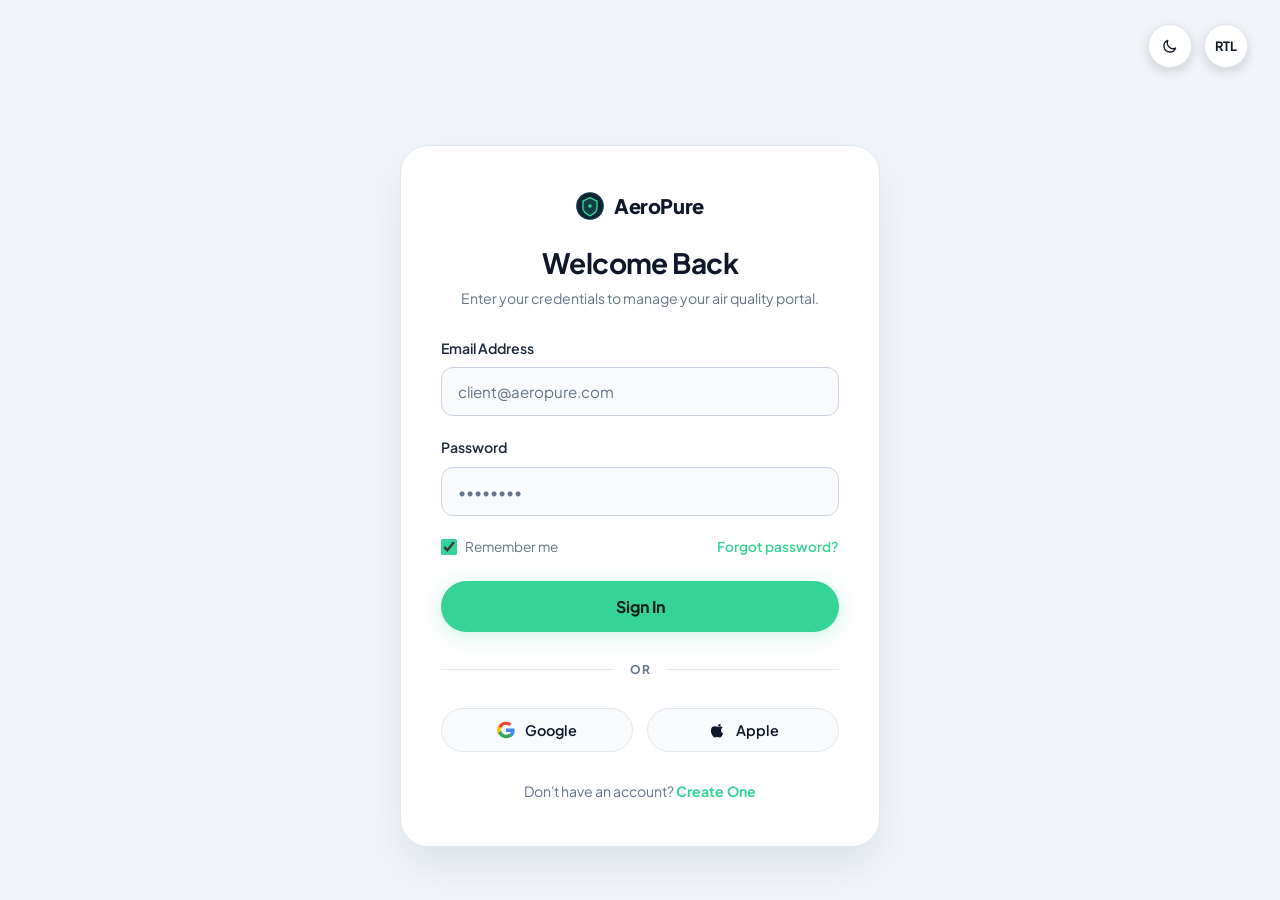
<file: pages/login.html>
<!DOCTYPE html>
<html lang="en" data-theme="dark" dir="ltr">
<head>
  <meta charset="UTF-8">
  <meta name="viewport" content="width=device-width, initial-scale=1.0">
  <title>Welcome Back | AeroPure Client Portal</title>
  <meta name="description" content="Access your AeroPure client portal to review certified laboratory test reports, track remediation job stages, view before/after photo logs, and manage invoices.">
  <link rel="icon" type="image/svg+xml" href="../assets/images/favicon.svg">

  <link rel="stylesheet" href="../assets/css/style.css">
  <link rel="stylesheet" href="../assets/css/dark-mode.css">
  <link rel="stylesheet" href="../assets/css/rtl.css">
  
  <style>
    /* Responsive Auth Theme Variables */
    :root, [data-theme="dark"] {
      --auth-bg: #24303E;
      --auth-card-bg: #17212D;
      --auth-card-border: rgba(255, 255, 255, 0.08);
      --auth-card-shadow: 0 20px 50px rgba(0, 0, 0, 0.4);
      --auth-text-main: #FFFFFF;
      --auth-text-sub: #94A3B8;
      --auth-label-color: #E2E8F0;
      --auth-input-bg: #263344;
      --auth-input-border: rgba(255, 255, 255, 0.08);
      --auth-input-text: #FFFFFF;
      --auth-input-focus-bg: #2A384B;
      --auth-social-bg: rgba(255, 255, 255, 0.03);
      --auth-social-border: rgba(255, 255, 255, 0.12);
      --auth-social-hover: rgba(255, 255, 255, 0.08);
      --auth-divider-color: rgba(255, 255, 255, 0.08);
    }

    [data-theme="light"] {
      --auth-bg: #F1F5F9;
      --auth-card-bg: #FFFFFF;
      --auth-card-border: #E2E8F0;
      --auth-card-shadow: 0 20px 40px rgba(15, 23, 42, 0.08);
      --auth-text-main: #0F172A;
      --auth-text-sub: #64748B;
      --auth-label-color: #1E293B;
      --auth-input-bg: #F8FAFC;
      --auth-input-border: #CBD5E1;
      --auth-input-text: #0F172A;
      --auth-input-focus-bg: #FFFFFF;
      --auth-social-bg: #F8FAFC;
      --auth-social-border: #E2E8F0;
      --auth-social-hover: #E2E8F0;
      --auth-divider-color: #E2E8F0;
    }

    body.auth-page {
      min-height: 100vh;
      background-color: var(--auth-bg) !important;
      color: var(--auth-text-main);
      display: flex;
      flex-direction: column;
      justify-content: space-between;
      margin: 0;
      font-family: var(--font-sans, 'Plus Jakarta Sans', -apple-system, BlinkMacSystemFont, sans-serif);
      transition: background-color 0.3s ease, color 0.3s ease;
    }

    .auth-header {
      padding: 24px 32px;
      display: flex;
      justify-content: flex-end;
      align-items: center;
      gap: 12px;
    }

    .auth-container {
      flex: 1;
      display: flex;
      align-items: center;
      justify-content: center;
      padding: 30px 20px;
    }

    .auth-card {
      background: var(--auth-card-bg);
      border: 1px solid var(--auth-card-border);
      border-radius: 28px;
      width: 100%;
      max-width: 480px;
      padding: 44px 40px;
      box-shadow: var(--auth-card-shadow);
      text-align: center;
      transition: background-color 0.3s ease, border-color 0.3s ease;
    }

    .auth-brand {
      display: inline-flex;
      align-items: center;
      justify-content: center;
      gap: 10px;
      margin-bottom: 24px;
      text-decoration: none;
      color: var(--auth-text-main);
    }

    .auth-brand svg {
      width: 28px;
      height: 28px;
    }

    .auth-brand-text {
      font-weight: 800;
      font-size: 1.25rem;
      letter-spacing: -0.02em;
      color: var(--auth-text-main);
    }

    .auth-title {
      font-size: 1.75rem;
      font-weight: 700;
      color: var(--auth-text-main);
      margin: 0 0 8px 0;
      letter-spacing: -0.02em;
    }

    .auth-subtitle {
      font-size: 0.88rem;
      color: var(--auth-text-sub);
      margin: 0 0 28px 0;
      line-height: 1.5;
    }

    .auth-form-group {
      text-align: left;
      margin-bottom: 20px;
    }

    .auth-label {
      display: block;
      font-size: 0.88rem;
      font-weight: 600;
      color: var(--auth-label-color);
      margin-bottom: 8px;
    }

    .auth-input {
      width: 100%;
      background: var(--auth-input-bg);
      border: 1px solid var(--auth-input-border);
      border-radius: 12px;
      padding: 14px 16px;
      font-size: 0.95rem;
      color: var(--auth-input-text);
      transition: all 0.2s ease;
      box-sizing: border-box;
      outline: none;
    }

    .auth-input::placeholder {
      color: #64748B;
    }

    .auth-input:focus {
      border-color: #36D399;
      box-shadow: 0 0 0 3px rgba(54, 211, 153, 0.15);
      background: var(--auth-input-focus-bg);
    }

    .auth-row-options {
      display: flex;
      align-items: center;
      justify-content: space-between;
      margin-bottom: 24px;
      font-size: 0.85rem;
    }

    .auth-checkbox-label {
      display: flex;
      align-items: center;
      gap: 8px;
      color: var(--auth-text-sub);
      cursor: pointer;
      user-select: none;
    }

    .auth-checkbox-label input[type="checkbox"] {
      accent-color: #36D399;
      width: 16px;
      height: 16px;
      border-radius: 4px;
    }

    .auth-forgot-link {
      color: #36D399;
      text-decoration: none;
      font-weight: 600;
      transition: color 0.2s;
    }

    .auth-forgot-link:hover {
      color: #2DD4BF;
      text-decoration: underline;
    }

    .auth-btn-primary {
      width: 100%;
      background: #36D399;
      color: #061B16;
      border: none;
      border-radius: 9999px;
      padding: 15px 24px;
      font-size: 1rem;
      font-weight: 700;
      cursor: pointer;
      transition: all 0.2s ease;
      box-shadow: 0 4px 20px rgba(54, 211, 153, 0.25);
    }

    .auth-btn-primary:hover {
      background: #40E0A3;
      transform: translateY(-1px);
      box-shadow: 0 6px 24px rgba(54, 211, 153, 0.35);
    }

    .auth-divider {
      display: flex;
      align-items: center;
      margin: 28px 0;
      color: var(--auth-text-sub);
      font-size: 0.75rem;
      font-weight: 700;
      letter-spacing: 0.08em;
    }

    .auth-divider::before,
    .auth-divider::after {
      content: '';
      flex: 1;
      height: 1px;
      background: var(--auth-divider-color);
    }

    .auth-divider span {
      padding: 0 16px;
    }

    .auth-social-group {
      display: grid;
      grid-template-columns: 1fr 1fr;
      gap: 14px;
      margin-bottom: 28px;
    }

    .auth-social-btn {
      display: inline-flex;
      align-items: center;
      justify-content: center;
      gap: 10px;
      background: var(--auth-social-bg);
      border: 1px solid var(--auth-social-border);
      border-radius: 9999px;
      padding: 12px 18px;
      color: var(--auth-text-main);
      font-size: 0.9rem;
      font-weight: 600;
      text-decoration: none;
      transition: all 0.2s ease;
      cursor: pointer;
    }

    .auth-social-btn:hover {
      background: var(--auth-social-hover);
      border-color: var(--auth-social-border);
      transform: translateY(-1px);
    }

    .auth-social-btn svg {
      width: 18px;
      height: 18px;
    }

    .auth-footer-text {
      font-size: 0.88rem;
      color: var(--auth-text-sub);
    }

    .auth-footer-text a {
      color: #36D399;
      font-weight: 700;
      text-decoration: none;
    }

    .auth-footer-text a:hover {
      text-decoration: underline;
    }

    .icon-toggle-btn {
      display: inline-flex;
      align-items: center;
      justify-content: center;
      width: 44px;
      height: 44px;
      border-radius: 9999px;
      background: var(--auth-card-bg);
      border: 1px solid var(--auth-card-border);
      color: var(--auth-text-main);
      cursor: pointer;
      transition: all 0.2s ease;
      box-shadow: 0 4px 12px rgba(0, 0, 0, 0.15);
      position: relative;
      z-index: 10;
    }

    .icon-toggle-btn:hover {
      border-color: #36D399;
      color: #36D399;
      transform: translateY(-2px);
      box-shadow: 0 6px 16px rgba(54, 211, 153, 0.2);
    }

    .icon-toggle-btn.active,
    .rtl-toggle-btn.active {
      background: #36D399 !important;
      color: #061B16 !important;
      border-color: #36D399 !important;
    }

    /* RTL Layout Adjustments */
    [dir="rtl"] .auth-header {
      justify-content: flex-start;
    }

    [dir="rtl"] .auth-card {
      text-align: right;
    }

    [dir="rtl"] .auth-form-group,
    [dir="rtl"] .auth-label {
      text-align: right;
    }

    [dir="rtl"] .auth-input {
      text-align: right;
      direction: rtl;
    }

    [dir="rtl"] .auth-forgot-link {
      margin-right: auto;
      margin-left: 0;
    }
  </style>
</head>
<body class="auth-page">

  <!-- Top Right Header Controls -->
  <header class="auth-header">
    <button type="button" class="icon-toggle-btn theme-toggle-btn" title="Toggle Mode" aria-label="Toggle theme">
      <svg class="icon-moon" fill="none" stroke="currentColor" viewBox="0 0 24 24"><path stroke-linecap="round" stroke-linejoin="round" stroke-width="2" d="M20.354 15.354A9 9 0 018.646 3.646 9.003 9.003 0 0012 21a9.003 9.003 0 008.354-5.646z"/></svg>
      <svg class="icon-sun" fill="none" stroke="currentColor" viewBox="0 0 24 24" style="display:none;"><path stroke-linecap="round" stroke-linejoin="round" stroke-width="2" d="M12 3v1m0 16v1m9-9h-1M4 12H3m15.364 6.364l-.707-.707M6.343 6.343l-.707-.707m12.728 0l-.707.707M6.343 17.657l-.707.707M16 12a4 4 0 11-8 0 4 4 0 018 0z"/></svg>
    </button>
    <button type="button" class="icon-toggle-btn rtl-toggle-btn" title="Toggle RTL" aria-label="Toggle RTL">
      <span style="font-weight:700; font-size:0.8rem;">RTL</span>
    </button>
  </header>

  <!-- Centered Login Card -->
  <main class="auth-container">
    <div class="auth-card">
      
      <!-- Brand Logo -->
      <a href="index.html" class="auth-brand" aria-label="AeroPure Homepage">
        <svg viewBox="0 0 40 40" fill="none">
          <circle cx="20" cy="20" r="19" fill="#0B2535" stroke="#0E3B4F" stroke-width="1.5"/>
          <path d="M20 8 L30 13 V23 C30 29.5 20 34 20 34 C20 34 10 29.5 10 23 V13 Z" fill="rgba(54, 211, 153, 0.15)" stroke="#36D399" stroke-width="2" stroke-linejoin="round"/>
          <circle cx="20" cy="20" r="2.5" fill="#36D399"/>
        </svg>
        <span class="auth-brand-text">AeroPure</span>
      </a>

      <h1 class="auth-title">Welcome Back</h1>
      <p class="auth-subtitle">Enter your credentials to manage your air quality portal.</p>

      <!-- Login Form -->
      <form id="loginForm" onsubmit="event.preventDefault(); if(window.showToast) window.showToast('Successfully signed in!', 'success');">
        <div class="auth-form-group">
          <label class="auth-label" for="loginEmail">Email Address</label>
          <input type="email" class="auth-input" placeholder="client@aeropure.com" id="loginEmail" required>
        </div>

        <div class="auth-form-group">
          <label class="auth-label" for="loginPass">Password</label>
          <input type="password" class="auth-input" placeholder="••••••••" id="loginPass" required>
        </div>

        <div class="auth-row-options">
          <label class="auth-checkbox-label">
            <input type="checkbox" id="rememberMe" checked>
            <span>Remember me</span>
          </label>
          <a href="javascript:void(0)" onclick="openModal('forgotModal')" class="auth-forgot-link">Forgot password?</a>
        </div>

        <button type="submit" class="auth-btn-primary">Sign In</button>
      </form>

      <!-- Divider -->
      <div class="auth-divider">
        <span>OR</span>
      </div>

      <!-- Social Buttons -->
      <div class="auth-social-group">
        <button type="button" class="auth-social-btn" onclick="if(window.showToast) window.showToast('Google Sign-In initialized', 'info');">
          <svg viewBox="0 0 24 24">
            <path fill="#EA4335" d="M12 5c1.6 0 3 .6 4.1 1.6l3.1-3.1C17.3 1.7 14.8 1 12 1 7.4 1 3.5 3.6 1.6 7.4l3.7 2.9C6.2 7.4 8.8 5 12 5z"/>
            <path fill="#4285F4" d="M23.5 12.3c0-.8-.1-1.6-.2-2.3H12v4.5h6.5c-.3 1.5-1.1 2.8-2.4 3.7l3.7 2.9c2.2-2 3.7-5 3.7-8.8z"/>
            <path fill="#FBBC05" d="M5.3 14.7c-.3-.8-.4-1.7-.4-2.7s.1-1.9.4-2.7L1.6 6.4C.6 8.4 0 10.1 0 12s.6 3.6 1.6 5.6l3.7-2.9z"/>
            <path fill="#34A853" d="M12 23c3.2 0 6-1.1 8-3l-3.7-2.9c-1.1.7-2.5 1.2-4.3 1.2-3.2 0-5.8-2.4-6.7-5.3L1.6 16C3.5 19.8 7.4 23 12 23z"/>
          </svg>
          <span>Google</span>
        </button>

        <button type="button" class="auth-social-btn" onclick="if(window.showToast) window.showToast('Apple Sign-In initialized', 'info');">
          <svg fill="currentColor" viewBox="0 0 24 24">
            <path d="M18.71 19.5c-.83 1.24-1.71 2.45-3.05 2.47-1.34.03-1.77-.79-3.29-.79-1.53 0-2 .77-3.27.82-1.31.05-2.3-1.32-3.14-2.53C4.25 17 2.94 12.45 4.7 9.39c.87-1.52 2.43-2.48 4.12-2.51 1.28-.02 2.5.87 3.29.87.78 0 2.26-1.07 3.81-.91.65.03 2.47.26 3.64 1.98-.09.06-2.17 1.28-2.15 3.81.03 3.02 2.65 4.03 2.68 4.04-.03.07-.42 1.44-1.38 2.83M15.97 6.64c.67-.82 1.13-1.96.99-3.11-.98.04-2.17.65-2.86 1.47-.61.72-1.15 1.88-.99 3 1.09.09 2.2-.55 2.86-1.36z"/>
          </svg>
          <span>Apple</span>
        </button>
      </div>

      <!-- Footer Link -->
      <div class="auth-footer-text">
        Don't have an account? <a href="register.html">Create One</a>
      </div>

    </div>
  </main>

  <!-- Forgot Password Modal -->
  <div class="modal-overlay" id="forgotModal">
    <div class="modal-card" style="background:#17212D; border:1px solid rgba(255,255,255,0.1); color:#FFFFFF;">
      <button type="button" class="modal-close-btn" onclick="closeModal('forgotModal')" style="color:#FFFFFF;">&times;</button>
      <h3 style="font-size:1.35rem; margin-bottom:10px; color:#FFFFFF;">Reset Your Portal Password</h3>
      <p style="font-size:0.9rem; color:#94A3B8; margin-bottom:20px;">
        Enter your registered email address and we'll send a secure password reset link.
      </p>
      <form onsubmit="event.preventDefault(); closeModal('forgotModal'); showToast('Password reset link sent to your email!', 'success');">
        <div style="margin-bottom:20px;">
          <input type="email" class="auth-input" placeholder="name@domain.com" required>
        </div>
        <button type="submit" class="auth-btn-primary" style="width:100%;">Send Reset Instructions</button>
      </form>
    </div>
  </div>

  <script src="../assets/js/main.js"></script>
  <script src="../assets/js/interactive.js"></script>
</body>
</html>
</file>
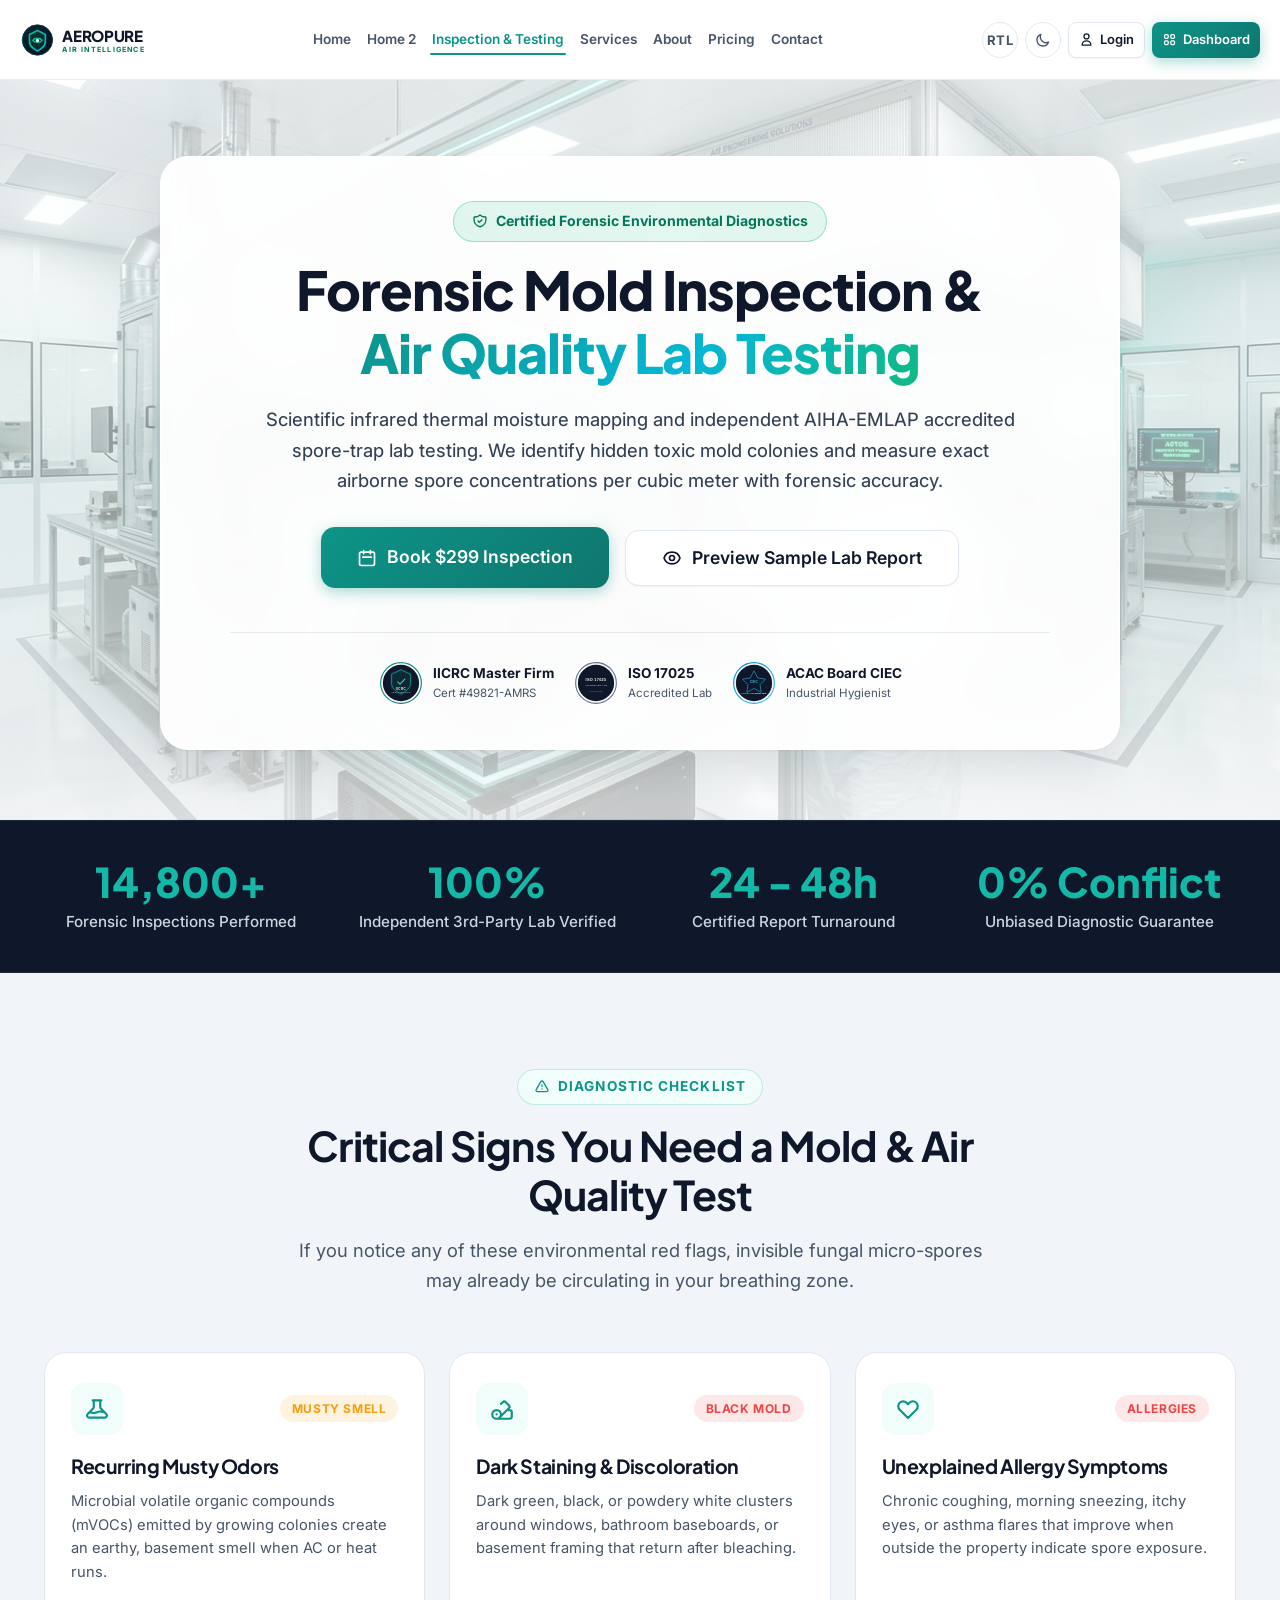
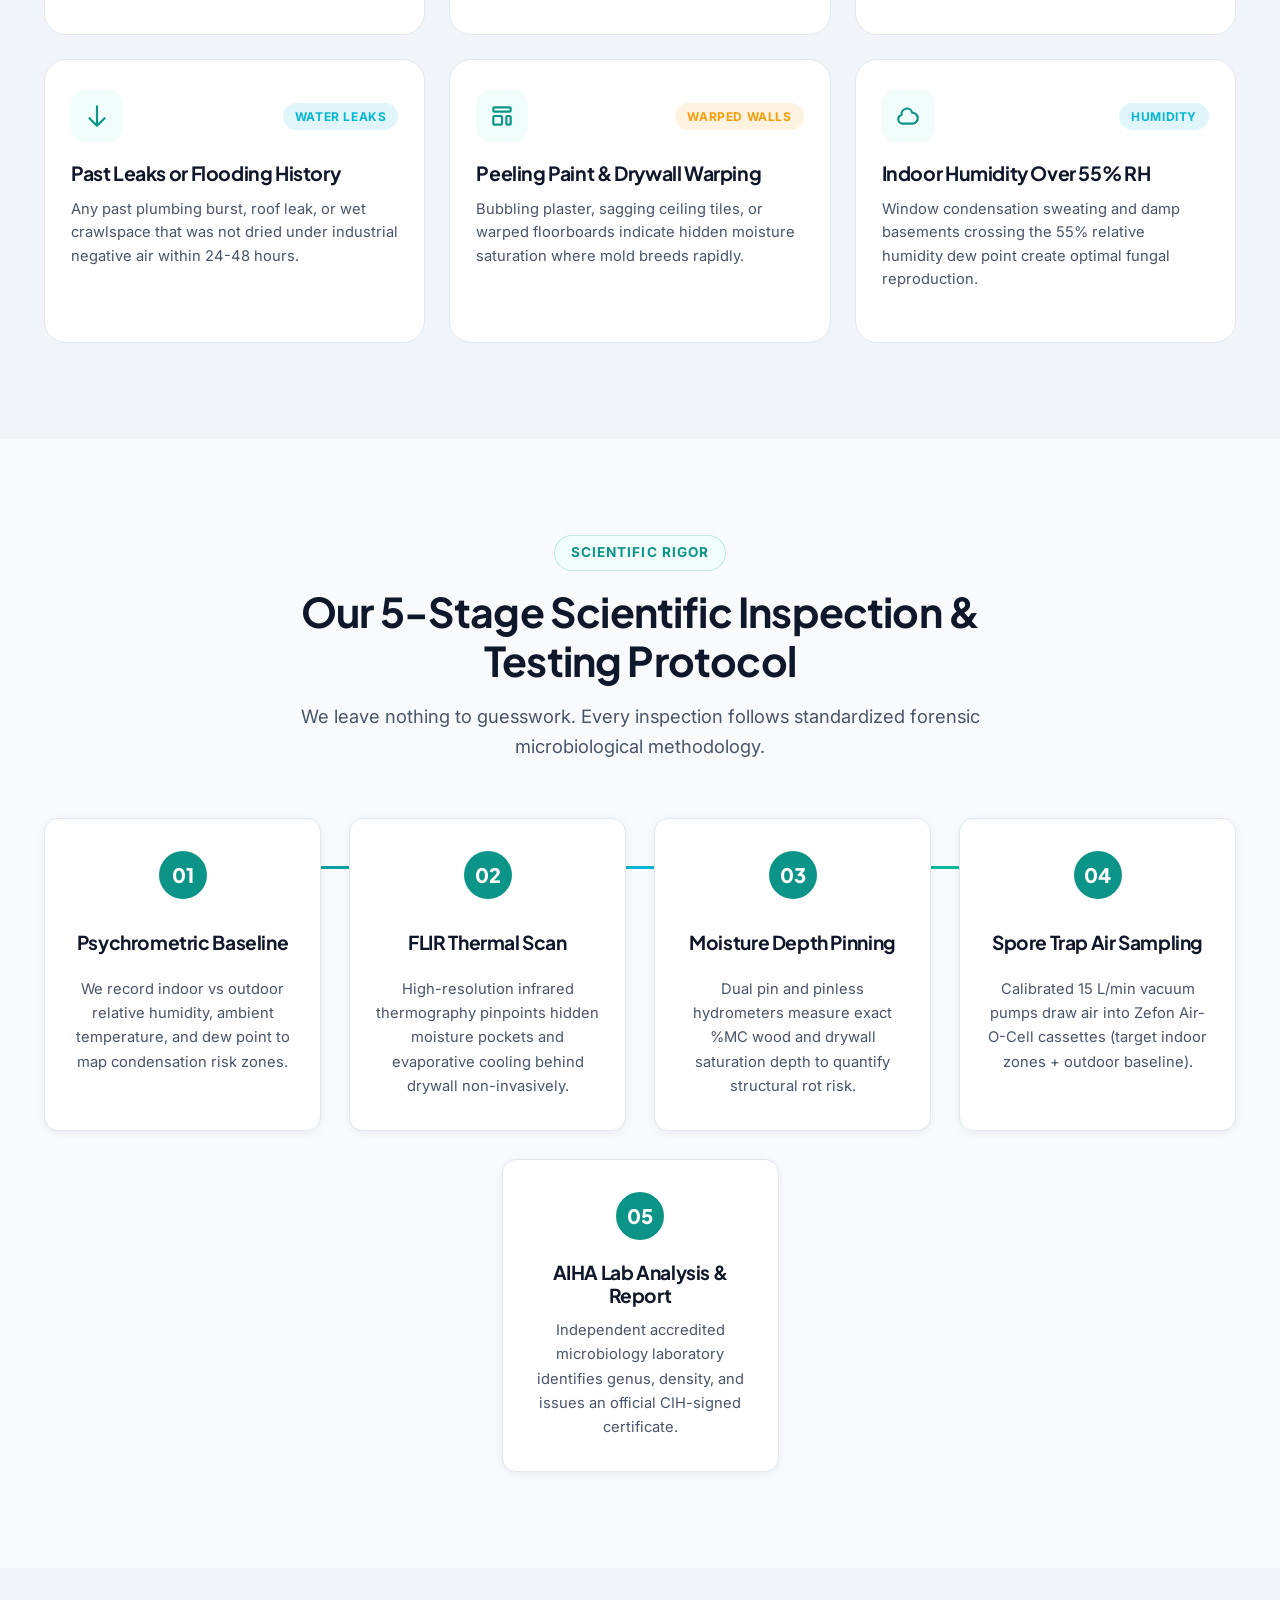
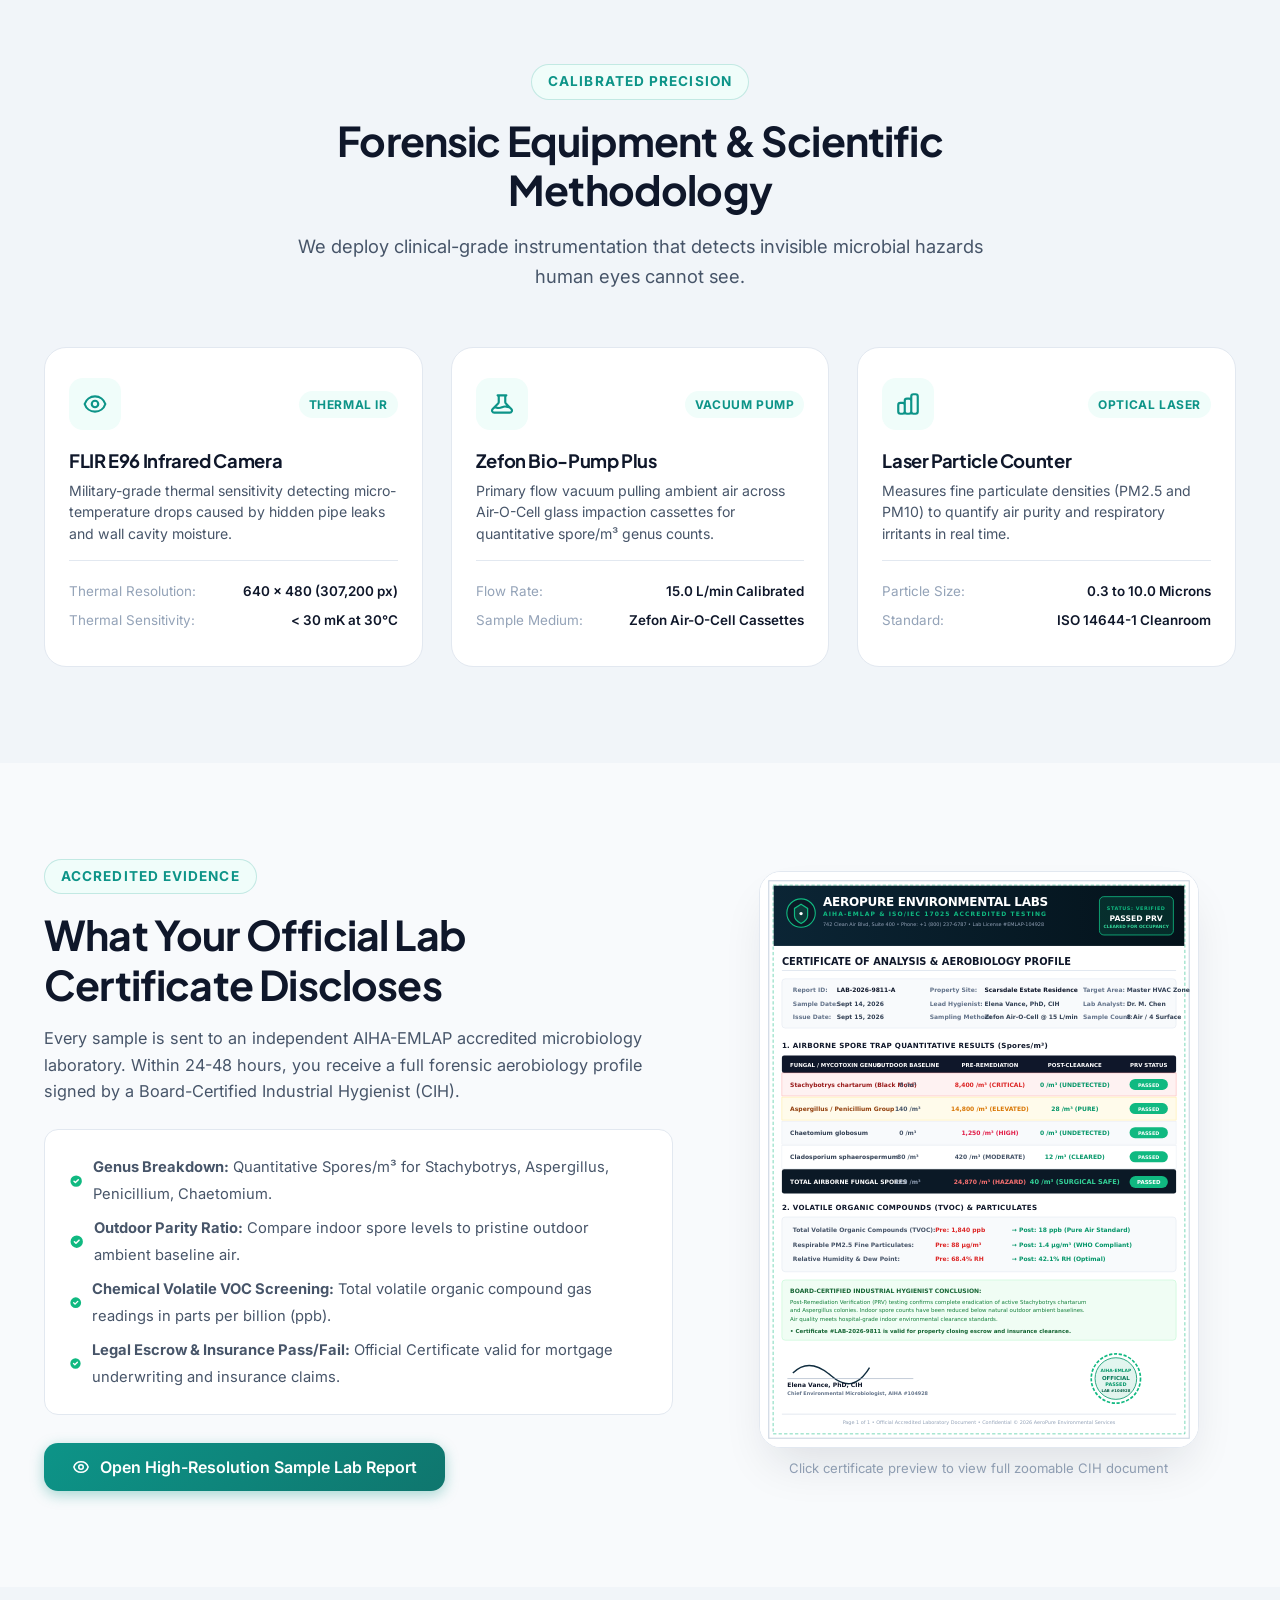
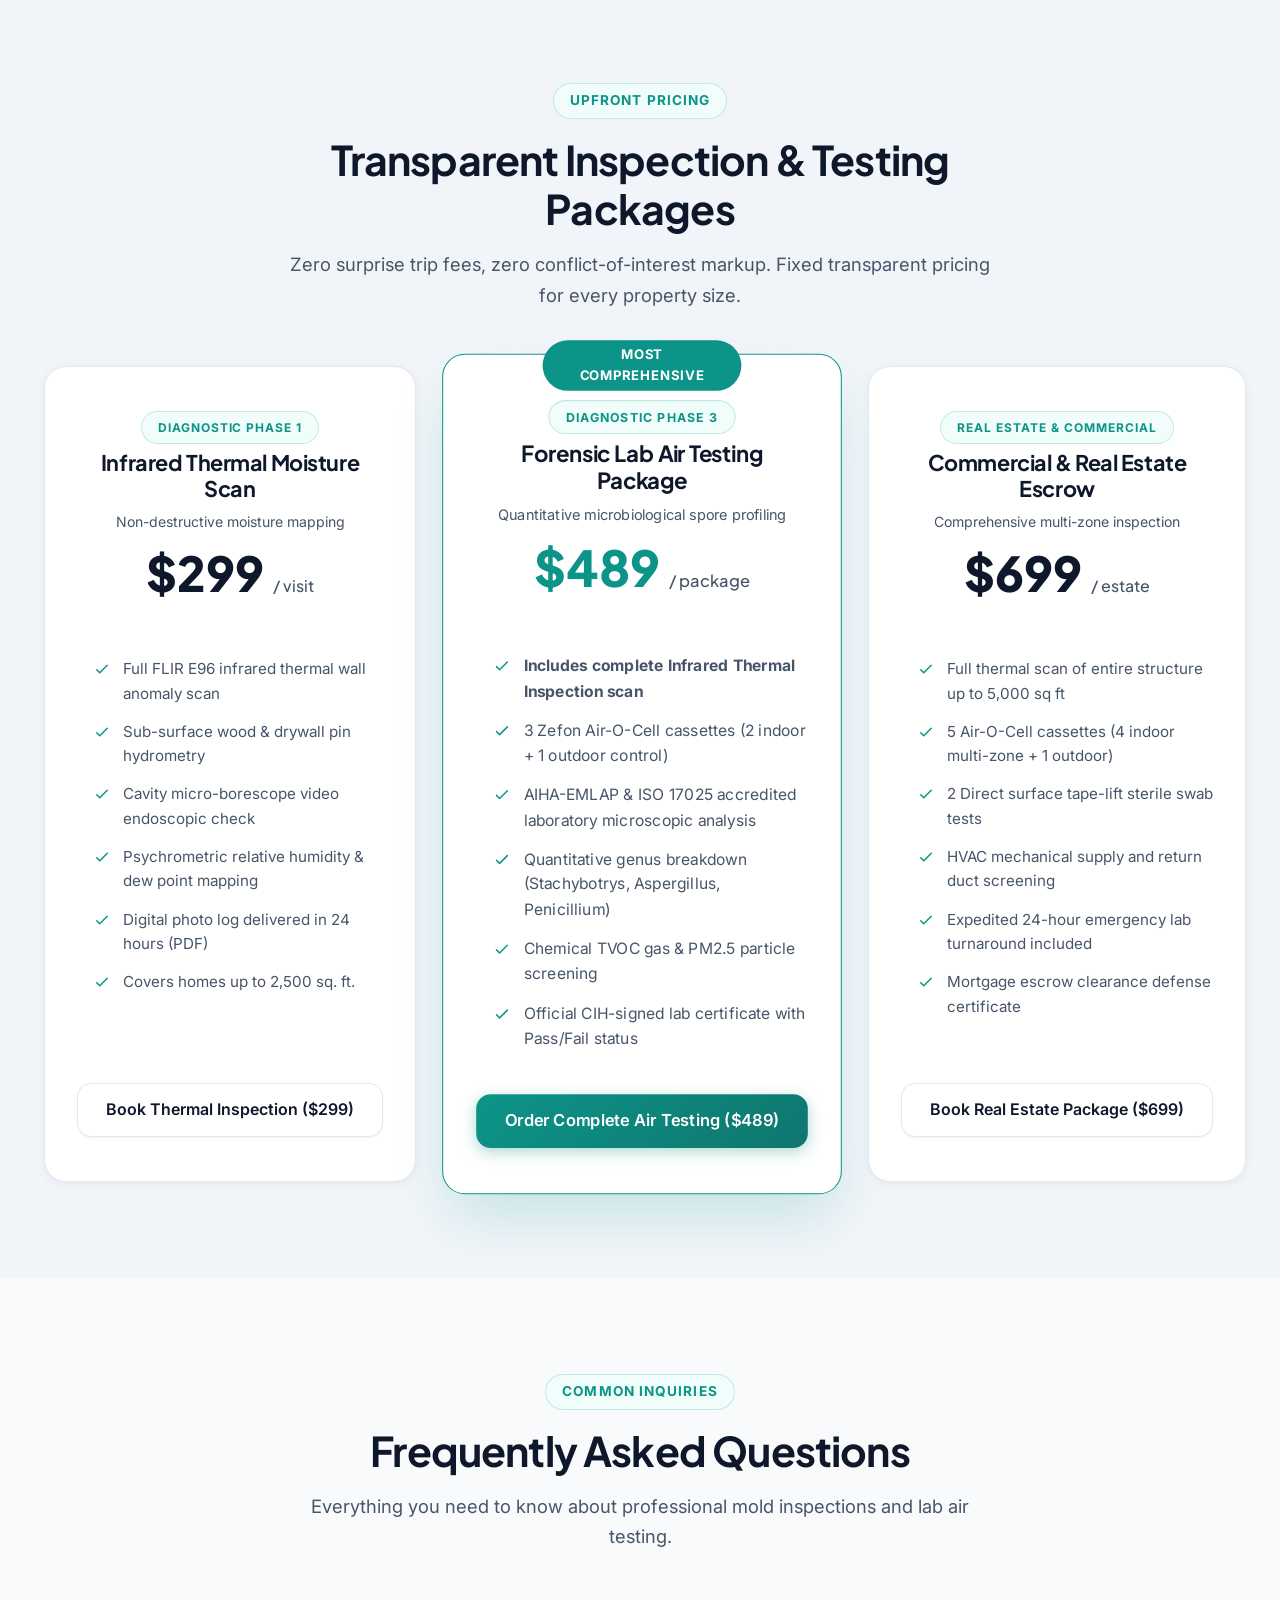
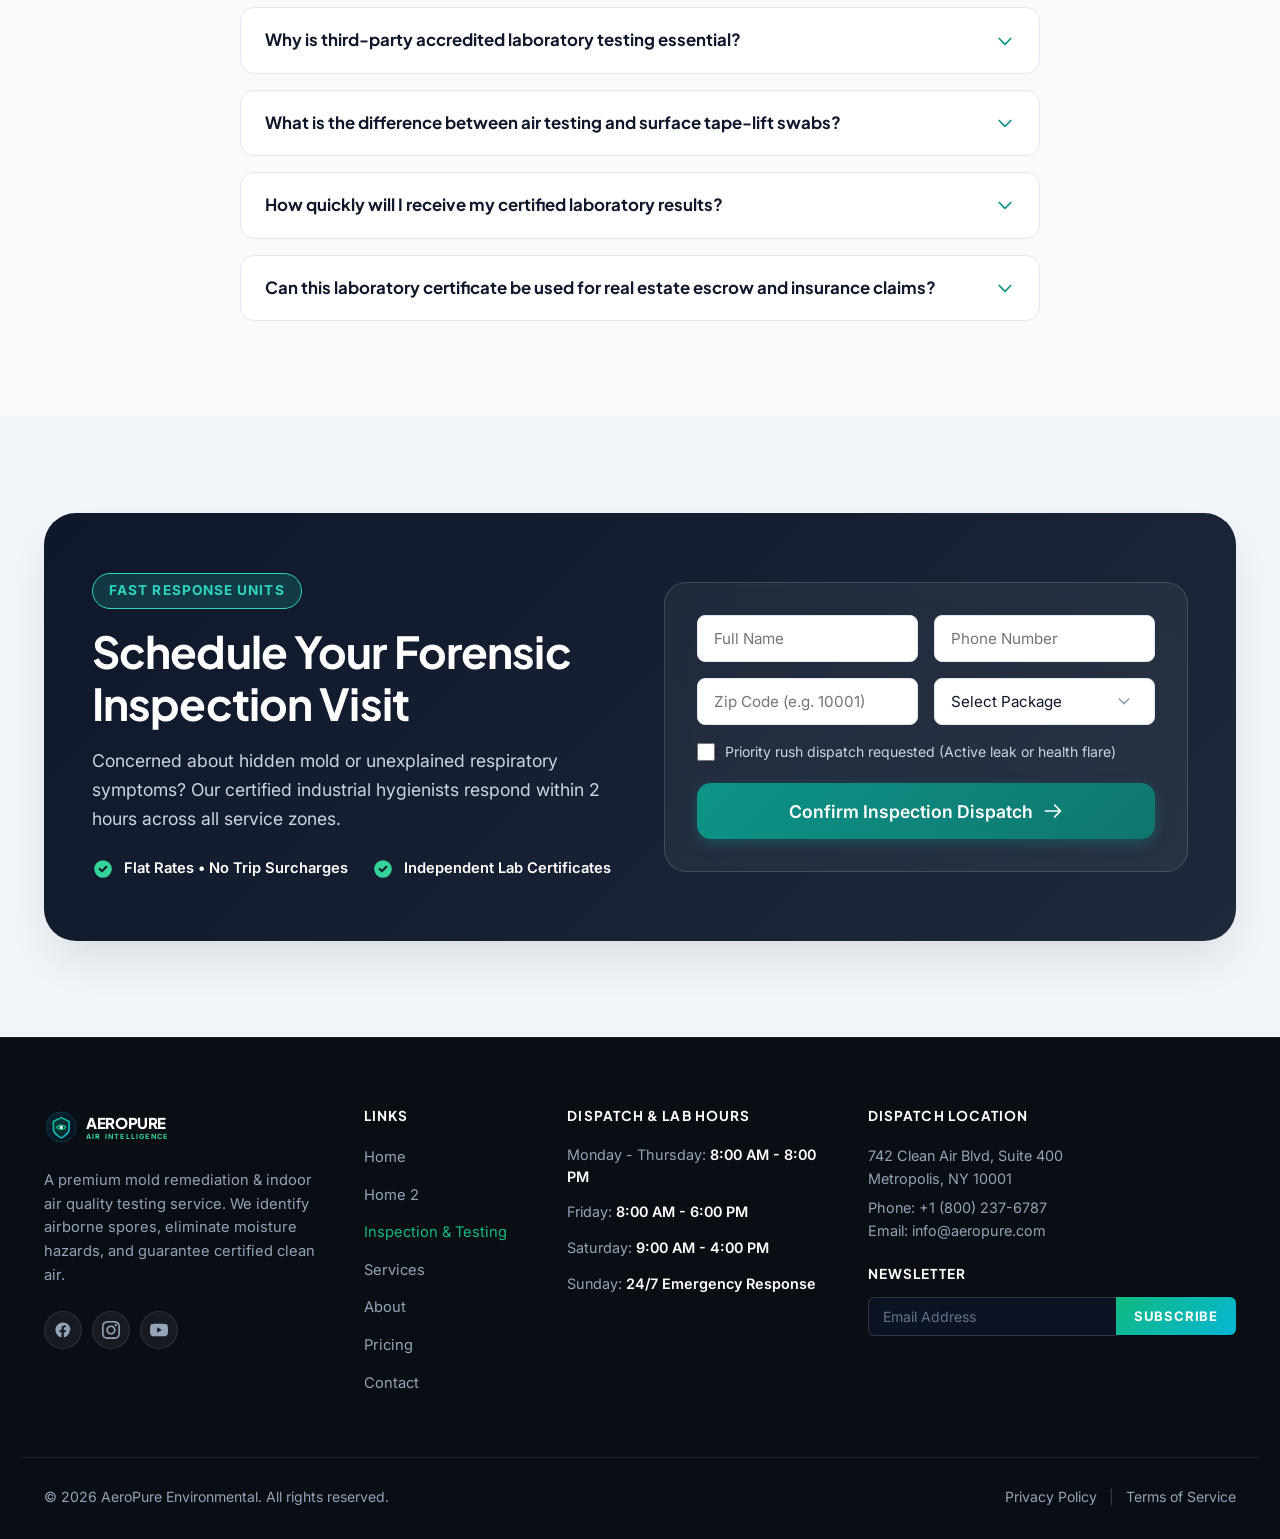
<file: pages/mold-inspection-testing.html>
<!DOCTYPE html>
<html lang="en" data-theme="light" dir="ltr">
<head>
  <meta charset="UTF-8">
  <meta name="viewport" content="width=device-width, initial-scale=1.0">
  <title>Forensic Mold Inspection & Air Quality Lab Testing | AeroPure</title>
  <meta name="description" content="Certified FLIR infrared thermal mold inspections and independent AIHA-EMLAP spore-trap laboratory air quality testing. 24-48h certified reports signed by a CIH.">
  <meta name="keywords" content="mold inspection, mold testing, air quality testing, spore trap testing, FLIR thermal imaging, indoor air quality, AIHA certified lab">
  <link rel="canonical" href="https://aeropure-environmental.com/pages/mold-inspection-testing.html">

  <!-- OpenGraph -->
  <meta property="og:type" content="website">
  <meta property="og:title" content="Forensic Mold Inspection & Air Quality Lab Testing | AeroPure">
  <meta property="og:description" content="Certified FLIR infrared thermal mold inspections and independent AIHA-EMLAP spore-trap laboratory air quality testing.">
  <meta property="og:image" content="../assets/images/testing-equipment-methods.jpg">

  <!-- Favicon -->
  <link rel="icon" type="image/svg+xml" href="../assets/images/favicon.svg">

  <!-- Core Stylesheets -->
  <link rel="stylesheet" href="../assets/css/style.css?v=2.4">
  <link rel="stylesheet" href="../assets/css/dark-mode.css?v=2.4">
  <link rel="stylesheet" href="../assets/css/rtl.css?v=2.4">

  <!-- Mobile Fixed Header & Accordion Alignments & Hero Contrast -->
  <style>
    .site-header {
      position: fixed !important;
      top: 0 !important;
      left: 0 !important;
      right: 0 !important;
      width: 100% !important;
      z-index: 1000 !important;
    }
    body:has(.site-header) {
      padding-top: var(--header-height, 80px) !important;
    }

    /* Hero Card Frosted Glass & Text Visibility */
    .hero-card-container {
      background: rgba(255, 255, 255, 0.94) !important;
      backdrop-filter: blur(20px) !important;
      -webkit-backdrop-filter: blur(20px) !important;
      border: 1px solid rgba(255, 255, 255, 0.95) !important;
      border-radius: 28px !important;
      padding: 44px 36px !important;
      box-shadow: 0 20px 48px -12px rgba(15, 23, 42, 0.12), 0 1px 3px rgba(15, 23, 42, 0.05) !important;
    }
    .hero-card-container .hero-tag {
      background: rgba(16, 185, 129, 0.12) !important;
      border: 1px solid rgba(16, 185, 129, 0.35) !important;
      color: #047857 !important;
      font-weight: 700 !important;
    }
    .hero-card-container .hero-title {
      color: #0F172A !important;
    }
    .hero-card-container .hero-description {
      color: #334155 !important;
      font-weight: 450 !important;
    }
    .hero-card-container .hero-trust-badges {
      border-top: 1px solid rgba(15, 23, 42, 0.08) !important;
    }
    .hero-card-container .badge-title {
      color: #0F172A !important;
      font-weight: 700 !important;
    }
    .hero-card-container .badge-sub {
      color: #475569 !important;
    }

    /* Dark Mode Hero Card Adjustments */
    [data-theme="dark"] .hero-card-container {
      background: rgba(15, 23, 42, 0.90) !important;
      backdrop-filter: blur(20px) !important;
      -webkit-backdrop-filter: blur(20px) !important;
      border: 1px solid rgba(51, 65, 85, 0.65) !important;
      box-shadow: 0 24px 50px -12px rgba(0, 0, 0, 0.6) !important;
    }
    [data-theme="dark"] .hero-card-container .hero-tag {
      background: rgba(16, 185, 129, 0.18) !important;
      border-color: rgba(16, 185, 129, 0.4) !important;
      color: #34D399 !important;
    }
    [data-theme="dark"] .hero-card-container .hero-title {
      color: #F8FAFC !important;
    }
    [data-theme="dark"] .hero-card-container .hero-description {
      color: #CBD5E1 !important;
    }
    [data-theme="dark"] .hero-card-container .hero-trust-badges {
      border-top: 1px solid rgba(51, 65, 85, 0.6) !important;
    }
    [data-theme="dark"] .hero-card-container .badge-title {
      color: #F8FAFC !important;
    }
    [data-theme="dark"] .hero-card-container .badge-sub {
      color: #94A3B8 !important;
    }

    @media (max-width: 768px) {
      .hero-services-page {
        padding-top: 24px !important;
        padding-bottom: 48px !important;
        padding-left: 16px !important;
        padding-right: 16px !important;
        width: 100% !important;
        max-width: 100% !important;
        box-sizing: border-box !important;
        overflow: hidden !important;
      }
      .hero-card-container {
        width: 100% !important;
        max-width: 100% !important;
        margin: 0 auto !important;
        padding: 30px 18px 32px 18px !important;
        border-radius: 20px !important;
        box-sizing: border-box !important;
        text-align: center !important;
        box-shadow: 0 16px 40px -10px rgba(0, 0, 0, 0.25) !important;
      }
      .hero-card-container .hero-tag {
        margin-bottom: 12px !important;
        font-size: 0.78rem !important;
        padding: 5px 14px !important;
      }
      .hero-card-container .hero-title {
        font-size: clamp(1.45rem, 5.8vw, 1.95rem) !important;
        line-height: 1.25 !important;
        margin-bottom: 14px !important;
        letter-spacing: -0.02em !important;
        word-break: break-word !important;
        text-align: center !important;
      }
      .hero-card-container .hero-title br {
        display: inline !important;
      }
      .hero-card-container .hero-description {
        font-size: clamp(0.88rem, 3.6vw, 0.98rem) !important;
        line-height: 1.55 !important;
        margin-bottom: 22px !important;
        padding-left: 4px !important;
        padding-right: 4px !important;
        max-width: 100% !important;
        text-align: center !important;
      }
      .hero-card-container .hero-cta-group {
        display: flex !important;
        flex-direction: column !important;
        width: 100% !important;
        gap: 10px !important;
        align-items: stretch !important;
        box-sizing: border-box !important;
        margin-bottom: 24px !important;
      }
      .hero-card-container .hero-cta-group .btn {
        width: 100% !important;
        max-width: 100% !important;
        justify-content: center !important;
        text-align: center !important;
        white-space: normal !important;
        word-break: break-word !important;
        padding: 12px 18px !important;
        min-height: 48px !important;
        font-size: 0.92rem !important;
        box-sizing: border-box !important;
      }
      .hero-card-container .hero-trust-badges {
        display: flex !important;
        flex-direction: column !important;
        align-items: center !important;
        gap: 12px !important;
        width: 100% !important;
        padding-top: 20px !important;
        box-sizing: border-box !important;
      }

      .accordion-group,
      .accordion-wrapper {
        width: 100% !important;
        max-width: 100% !important;
        gap: 12px !important;
        margin: 0 auto !important;
        display: flex !important;
        flex-direction: column !important;
      }
      .accordion-item {
        width: 100% !important;
        max-width: 100% !important;
        box-sizing: border-box !important;
      }
      .accordion-header {
        padding: 16px 18px !important;
        font-size: clamp(0.92rem, 3.8vw, 1.02rem) !important;
        gap: 14px !important;
        align-items: center !important;
        text-align: left !important;
        line-height: 1.4 !important;
        box-sizing: border-box !important;
      }
      .accordion-header span {
        flex: 1 !important;
        min-width: 0 !important;
        line-height: 1.4 !important;
      }
      .accordion-header svg {
        width: 18px !important;
        height: 18px !important;
        flex-shrink: 0 !important;
      }
      .accordion-body {
        padding: 0 18px !important;
        box-sizing: border-box !important;
      }
      .accordion-item.active .accordion-body {
        max-height: 400px !important;
        padding: 0 18px 18px !important;
      }
    }
  </style>

  <!-- JSON-LD Structured Data -->
  <script type="application/ld+json">
  {
    "@context": "https://schema.org",
    "@type": "Service",
    "name": "Forensic Mold Inspection & Air Quality Laboratory Testing",
    "provider": {
      "@type": "LocalBusiness",
      "name": "AeroPure Environmental Health Services",
      "telephone": "+1-800-237-6787",
      "email": "dispatch@aeropure-environmental.com",
      "address": {
        "@type": "PostalAddress",
        "streetAddress": "742 Clean Air Boulevard, Suite 400",
        "addressLocality": "Metro City",
        "addressRegion": "NY",
        "postalCode": "10001",
        "addressCountry": "US"
      }
    },
    "serviceType": "Indoor Air Quality Diagnostics & Infrared Mold Inspection",
    "areaServed": ["New York", "Westchester", "Long Island", "Northern New Jersey", "Fairfield CT"],
    "hasOfferCatalog": {
      "@type": "OfferCatalog",
      "name": "Inspection & Testing Tiers",
      "itemListElement": [
        {
          "@type": "Offer",
          "name": "Infrared Thermal Mold Inspection",
          "price": "299",
          "priceCurrency": "USD"
        },
        {
          "@type": "Offer",
          "name": "Forensic Lab Air Quality Testing Package",
          "price": "489",
          "priceCurrency": "USD"
        }
      ]
    }
  }
  </script>
</head>
<body>

  <!-- Site Header -->
  <header class="site-header" id="siteHeader">
    <div class="container header-inner">
      <a href="../index.html" class="brand-logo" aria-label="AeroPure Environmental Homepage">
        <svg viewBox="0 0 178 50" width="142" height="40">
          <defs>
            <linearGradient id="logo-bg-grad-insp" x1="0%" y1="0%" x2="100%" y2="100%">
              <stop offset="0%" stop-color="#0B2535"/>
              <stop offset="100%" stop-color="#04121A"/>
            </linearGradient>
            <linearGradient id="logo-grad-insp" x1="0%" y1="0%" x2="100%" y2="100%">
              <stop offset="0%" stop-color="#10B981"/>
              <stop offset="100%" stop-color="#06B6D4"/>
            </linearGradient>
          </defs>
          <g transform="translate(2, 4)">
            <circle cx="21" cy="21" r="20" fill="url(#logo-bg-grad-insp)" stroke="#0E3B4F" stroke-width="1.2"/>
            <path d="M21 8.5 L31.5 13.8 V23.5 C31.5 30.5 21 35.5 21 35.5 C21 35.5 10.5 30.5 10.5 23.5 V13.8 Z" fill="rgba(16, 185, 129, 0.12)" stroke="url(#logo-grad-insp)" stroke-width="2.2" stroke-linejoin="round" stroke-linecap="round"/>
            <path d="M14.8 21.5 C17 17.8 25 17.8 27.2 21.5 C25 25.2 17 25.2 14.8 21.5 Z" fill="none" stroke="#10B981" stroke-width="1.8" stroke-linejoin="round"/>
            <circle cx="21" cy="21.5" r="2.2" fill="#FFFFFF"/>
          </g>
          <text x="56" y="27" font-family="'Plus Jakarta Sans', sans-serif" font-size="20" font-weight="800" fill="currentColor" letter-spacing="-0.5">AEROPURE</text>
          <text x="56" y="41" class="logo-tagline" font-family="'Inter', sans-serif" font-size="9.5" font-weight="700" fill="#047857" letter-spacing="1.6">AIR INTELLIGENCE</text>
        </svg>
      </a>

      <!-- Primary Navigation -->
      <nav class="main-nav" aria-label="Primary Navigation">
        <ul class="nav-links">
          <li><a href="../index.html" class="nav-link">Home</a></li>
          <li><a href="home-2.html" class="nav-link">Home 2</a></li>
          <li><a href="mold-inspection-testing.html" class="nav-link active">Inspection &amp; Testing</a></li>
          <li><a href="services.html" class="nav-link">Services</a></li>
          <li><a href="about.html" class="nav-link">About</a></li>
          <li><a href="pricing.html" class="nav-link">Pricing</a></li>
          <li><a href="contact.html" class="nav-link">Contact</a></li>
        </ul>
      </nav>

      <!-- Action Utilities -->
      <div class="header-actions">
        <!-- RTL Switcher -->
        <button type="button" class="icon-toggle-btn rtl-toggle-btn" title="Toggle RTL / LTR layout" aria-label="Toggle RTL layout">
          <span style="font-weight:700; font-size:0.82rem;">RTL</span>
        </button>

        <!-- Dark/Light Mode Switcher -->
        <button type="button" class="icon-toggle-btn theme-toggle-btn" title="Toggle Dark/Light Mode" aria-label="Toggle theme">
          <svg class="icon-moon" fill="none" stroke="currentColor" viewBox="0 0 24 24">
            <path stroke-linecap="round" stroke-linejoin="round" stroke-width="2" d="M20.354 15.354A9 9 0 018.646 3.646 9.003 9.003 0 0012 21a9.003 9.003 0 008.354-5.646z"/>
          </svg>
          <svg class="icon-sun" fill="none" stroke="currentColor" viewBox="0 0 24 24" style="display:none;">
            <path stroke-linecap="round" stroke-linejoin="round" stroke-width="2" d="M12 3v1m0 16v1m9-9h-1M4 12H3m15.364 6.364l-.707-.707M6.343 6.343l-.707-.707m12.728 0l-.707.707M6.343 17.657l-.707.707M16 12a4 4 0 11-8 0 4 4 0 018 0z"/>
          </svg>
        </button>

        <!-- Login & Dashboard Action Buttons -->
        <a href="login.html" class="btn btn-secondary btn-sm" id="navLoginBtn">
          <svg width="16" height="16" fill="none" stroke="currentColor" viewBox="0 0 24 24">
            <path stroke-linecap="round" stroke-linejoin="round" stroke-width="2" d="M16 7a4 4 0 11-8 0 4 4 0 018 0zM12 14a7 7 0 00-7 7h14a7 7 0 00-7-7z"/>
          </svg>
          <span>Login</span>
        </a>
        <a href="dashboard.html" class="btn btn-primary btn-sm" id="navDashBtn">
          <svg width="16" height="16" fill="none" stroke="currentColor" viewBox="0 0 24 24">
            <path stroke-linecap="round" stroke-linejoin="round" stroke-width="2" d="M4 6a2 2 0 012-2h2a2 2 0 012 2v2a2 2 0 01-2 2H6a2 2 0 01-2-2V6zM14 6a2 2 0 012-2h2a2 2 0 012 2v2a2 2 0 01-2 2h-2a2 2 0 01-2-2V6zM4 16a2 2 0 012-2h2a2 2 0 012 2v2a2 2 0 01-2 2H6a2 2 0 01-2-2v-2zM14 16a2 2 0 012-2h2a2 2 0 012 2v2a2 2 0 01-2 2h-2a2 2 0 01-2-2v-2z"/>
          </svg>
          <span>Dashboard</span>
        </a>

        <!-- Mobile Hamburger Button -->
        <button type="button" class="mobile-menu-toggle" aria-label="Open mobile navigation menu" aria-expanded="false">
          <svg fill="none" stroke="currentColor" viewBox="0 0 24 24">
            <path stroke-linecap="round" stroke-linejoin="round" stroke-width="2" d="M4 6h16M4 12h16M4 18h16"/>
          </svg>
        </button>
      </div>
    </div>
  </header>

  <!-- Mobile Drawer Menu -->
  <div class="drawer-backdrop"></div>
  <aside class="mobile-nav-drawer" aria-label="Mobile Navigation">
    <div class="drawer-header">
      <a href="../index.html" class="brand-logo" aria-label="AeroPure Environmental Homepage">
        <svg viewBox="0 0 240 50" width="180" height="38">
          <defs>
            <linearGradient id="logo-bg-grad-dr-insp" x1="0%" y1="0%" x2="100%" y2="100%">
              <stop offset="0%" stop-color="#0B2535"/>
              <stop offset="100%" stop-color="#04121A"/>
            </linearGradient>
            <linearGradient id="logo-grad-dr-insp" x1="0%" y1="0%" x2="100%" y2="100%">
              <stop offset="0%" stop-color="#10B981"/>
              <stop offset="100%" stop-color="#06B6D4"/>
            </linearGradient>
          </defs>
          <g transform="translate(2, 4)">
            <circle cx="21" cy="21" r="20" fill="url(#logo-bg-grad-dr-insp)" stroke="#0E3B4F" stroke-width="1.2"/>
            <path d="M21 8.5 L31.5 13.8 V23.5 C31.5 30.5 21 35.5 21 35.5 C21 35.5 10.5 30.5 10.5 23.5 V13.8 Z" fill="rgba(16, 185, 129, 0.12)" stroke="url(#logo-grad-dr-insp)" stroke-width="2.2" stroke-linejoin="round" stroke-linecap="round"/>
            <path d="M14.8 21.5 C17 17.8 25 17.8 27.2 21.5 C25 25.2 17 25.2 14.8 21.5 Z" fill="none" stroke="#10B981" stroke-width="1.8" stroke-linejoin="round"/>
            <circle cx="21" cy="21.5" r="2.2" fill="#FFFFFF"/>
          </g>
          <text x="56" y="27" font-family="'Plus Jakarta Sans', sans-serif" font-size="20" font-weight="800" fill="currentColor" letter-spacing="-0.5">AEROPURE</text>
          <text x="56" y="41" class="logo-tagline" font-family="'Inter', sans-serif" font-size="9.5" font-weight="700" fill="#047857" letter-spacing="1.6">AIR INTELLIGENCE</text>
        </svg>
      </a>
      <button type="button" class="drawer-close-btn icon-toggle-btn" aria-label="Close menu">
        <svg width="20" height="20" fill="none" stroke="currentColor" viewBox="0 0 24 24"><path stroke-linecap="round" stroke-linejoin="round" stroke-width="2" d="M6 18L18 6M6 6l12 12"/></svg>
      </button>
    </div>
    <ul class="drawer-nav-list">
      <li><a href="../index.html" class="drawer-nav-link">Home</a></li>
      <li><a href="home-2.html" class="drawer-nav-link">Home 2</a></li>
      <li><a href="mold-inspection-testing.html" class="drawer-nav-link active">Inspection &amp; Testing</a></li>
      <li><a href="services.html" class="drawer-nav-link">Services</a></li>
      <li><a href="about.html" class="drawer-nav-link">About</a></li>
      <li><a href="pricing.html" class="drawer-nav-link">Pricing</a></li>
      <li><a href="contact.html" class="drawer-nav-link">Contact</a></li>
    </ul>
    <div class="drawer-footer-actions">
      <div class="drawer-tools-row">
        <!-- RTL Switcher -->
        <button type="button" class="icon-toggle-btn rtl-toggle-btn" title="Toggle RTL / LTR layout" aria-label="Toggle RTL layout">
          <span style="font-weight:700; font-size:0.82rem;">RTL</span>
        </button>
        <!-- Dark/Light Mode Switcher -->
        <button type="button" class="icon-toggle-btn theme-toggle-btn" title="Toggle Dark/Light Mode" aria-label="Toggle theme">
          <svg class="icon-moon" fill="none" stroke="currentColor" viewBox="0 0 24 24">
            <path stroke-linecap="round" stroke-linejoin="round" stroke-width="2" d="M20.354 15.354A9 9 0 018.646 3.646 9.003 9.003 0 0012 21a9.003 9.003 0 008.354-5.646z"/>
          </svg>
          <svg class="icon-sun" fill="none" stroke="currentColor" viewBox="0 0 24 24" style="display:none;">
            <path stroke-linecap="round" stroke-linejoin="round" stroke-width="2" d="M12 3v1m0 16v1m9-9h-1M4 12H3m15.364 6.364l-.707-.707M6.343 6.343l-.707-.707m12.728 0l-.707.707M6.343 17.657l-.707.707M16 12a4 4 0 11-8 0 4 4 0 018 0z"/>
          </svg>
        </button>
      </div>
      <div class="drawer-cta-btns">
        <a href="login.html" class="btn btn-secondary btn-sm">
          <svg width="16" height="16" fill="none" stroke="currentColor" viewBox="0 0 24 24"><path stroke-linecap="round" stroke-linejoin="round" stroke-width="2" d="M16 7a4 4 0 11-8 0 4 4 0 018 0zM12 14a7 7 0 00-7 7h14a7 7 0 00-7-7z"/></svg>
          <span>Login</span>
        </a>
        <a href="dashboard.html" class="btn btn-primary btn-sm">
          <svg width="16" height="16" fill="none" stroke="currentColor" viewBox="0 0 24 24"><path stroke-linecap="round" stroke-linejoin="round" stroke-width="2" d="M4 6a2 2 0 012-2h2a2 2 0 012 2v2a2 2 0 01-2 2H6a2 2 0 01-2-2V6zM14 6a2 2 0 012-2h2a2 2 0 012 2v2a2 2 0 01-2 2h-2a2 2 0 01-2-2V6zM4 16a2 2 0 012-2h2a2 2 0 012 2v2a2 2 0 01-2 2H6a2 2 0 01-2-2v-2zM14 16a2 2 0 012-2h2a2 2 0 012 2v2a2 2 0 01-2 2h-2a2 2 0 01-2-2v-2z"/></svg>
          <span>Dashboard</span>
        </a>
      </div>
    </div>
  </aside>

  <main>
    <!-- ==========================================================================
         PAGE HERO: MOLD INSPECTION & AIR QUALITY TESTING
         ========================================================================== -->
    <section class="hero-home-1 hero-services-page" style="padding-top:76px; padding-bottom:70px; text-align:center;">
      <div class="container hero-card-container" style="max-width:960px; margin:0 auto; text-align:center;">
        <div class="hero-tag" style="margin:0 auto 16px auto; display:inline-flex;">
          <svg width="16" height="16" fill="none" stroke="currentColor" viewBox="0 0 24 24"><path stroke-linecap="round" stroke-linejoin="round" stroke-width="2" d="M9 12l2 2 4-4m5.618-4.016A11.955 11.955 0 0112 2.944a11.955 11.955 0 01-8.618 3.04A12.02 12.02 0 003 9c0 5.591 3.824 10.29 9 11.622 5.176-1.332 9-6.03 9-11.622 0-1.042-.133-2.052-.382-3.016z"/></svg>
          <span>Certified Forensic Environmental Diagnostics</span>
        </div>
        <h1 class="hero-title" style="margin-left:auto; margin-right:auto; margin-bottom:20px; text-align:center; font-size:clamp(2.4rem, 4.2vw, 3.4rem); line-height:1.18;">
          Forensic Mold Inspection &amp;<br>
          <span class="text-gradient">Air Quality Lab Testing</span>
        </h1>
        <p class="hero-description" style="margin:0 auto 32px auto; max-width:760px; font-size:1.15rem; line-height:1.65; text-align:center;">
          Scientific infrared thermal moisture mapping and independent AIHA-EMLAP accredited spore-trap lab testing. We identify hidden toxic mold colonies and measure exact airborne spore concentrations per cubic meter with forensic accuracy.
        </p>

        <div class="hero-cta-group" style="justify-content:center; align-items:center; gap:16px; margin-bottom:44px;">
          <a href="#inspection-packages" class="btn btn-primary btn-lg">
            <svg width="20" height="20" fill="none" stroke="currentColor" viewBox="0 0 24 24"><path stroke-linecap="round" stroke-linejoin="round" stroke-width="2" d="M8 7V3m8 4V3m-9 8h10M5 21h14a2 2 0 002-2V7a2 2 0 00-2-2H5a2 2 0 00-2 2v12a2 2 0 002 2z"/></svg>
            <span>Book $299 Inspection</span>
          </a>
          <button type="button" class="btn btn-secondary btn-lg" onclick="openModal('sampleReportModal')">
            <svg width="20" height="20" fill="none" stroke="currentColor" viewBox="0 0 24 24"><path stroke-linecap="round" stroke-linejoin="round" stroke-width="2" d="M15 12a3 3 0 11-6 0 3 3 0 016 0z"/><path stroke-linecap="round" stroke-linejoin="round" stroke-width="2" d="M2.458 12C3.732 7.943 7.523 5 12 5c4.478 0 8.268 2.943 9.542 7-1.274 4.057-5.064 7-9.542 7-4.477 0-8.268-2.943-9.542-7z"/></svg>
            <span>Preview Sample Lab Report</span>
          </button>
        </div>

        <div class="hero-trust-badges" style="justify-content:center; max-width:820px; margin:0 auto; padding-top:28px;">
          <div class="badge-item">
            <img src="../assets/images/iicrc-badge.svg" alt="IICRC Master Firm" width="44" height="44">
            <div class="badge-text" style="text-align:left;">
              <span class="badge-title">IICRC Master Firm</span>
              <span class="badge-sub">Cert #49821-AMRS</span>
            </div>
          </div>
          <div class="badge-item">
            <img src="../assets/images/iso-badge.svg" alt="ISO 17025 Accredited Laboratory" width="44" height="44">
            <div class="badge-text" style="text-align:left;">
              <span class="badge-title">ISO 17025</span>
              <span class="badge-sub">Accredited Lab</span>
            </div>
          </div>
          <div class="badge-item">
            <img src="../assets/images/acac-badge.svg" alt="ACAC Council-certified Indoor Environmental Consultant" width="44" height="44">
            <div class="badge-text" style="text-align:left;">
              <span class="badge-title">ACAC Board CIEC</span>
              <span class="badge-sub">Industrial Hygienist</span>
            </div>
          </div>
        </div>
      </div>
    </section>

    <!-- TRUST STATS STRIP -->
    <section class="trust-strip">
      <div class="container">
        <div class="trust-stats-grid">
          <div class="stat-item">
            <span class="stat-number">14,800+</span>
            <span class="stat-label">Forensic Inspections Performed</span>
          </div>
          <div class="stat-item">
            <span class="stat-number">100%</span>
            <span class="stat-label">Independent 3rd-Party Lab Verified</span>
          </div>
          <div class="stat-item">
            <span class="stat-number">24 - 48h</span>
            <span class="stat-label">Certified Report Turnaround</span>
          </div>
          <div class="stat-item">
            <span class="stat-number">0% Conflict</span>
            <span class="stat-label">Unbiased Diagnostic Guarantee</span>
          </div>
        </div>
      </div>
    </section>

    <!-- ==========================================================================
         SECTION 1: SIGNS YOU NEED A MOLD INSPECTION
         ========================================================================== -->
    <section class="section-padding" style="background:var(--bg-alt);" id="signs-section">
      <div class="container">
        <div class="section-header">
          <span class="section-badge">
            <svg fill="none" stroke="currentColor" viewBox="0 0 24 24"><path stroke-linecap="round" stroke-linejoin="round" stroke-width="2" d="M12 9v2m0 4h.01m-6.938 4h13.856c1.54 0 2.502-1.667 1.732-3L13.732 4c-.77-1.333-2.694-1.333-3.464 0L3.34 16c-.77 1.333.192 3 1.732 3z"/></svg>
            <span>Diagnostic Checklist</span>
          </span>
          <h2 class="section-title">Critical Signs You Need a Mold &amp; Air Quality Test</h2>
          <p class="section-subtitle">If you notice any of these environmental red flags, invisible fungal micro-spores may already be circulating in your breathing zone.</p>
        </div>

        <div class="signs-grid">
          <article class="sign-card">
            <div class="sign-header">
              <div class="sign-icon">
                <svg fill="none" stroke="currentColor" viewBox="0 0 24 24"><path stroke-linecap="round" stroke-linejoin="round" stroke-width="2" d="M19.428 15.428a2 2 0 00-1.022-.547l-2.387-.477a6 6 0 00-3.86.517l-.318.158a6 6 0 01-3.86.517L6.05 15.21a2 2 0 00-1.806.547M8 4h8l-1 1v5.172a2 2 0 00.586 1.414l5 5c1.26 1.26.367 3.414-1.415 3.414H4.828c-1.782 0-2.674-2.154-1.414-3.414l5-5A2 2 0 009 10.172V5L8 4z"/></svg>
              </div>
              <span class="sign-badge warning">Musty Smell</span>
            </div>
            <h3 class="sign-title">Recurring Musty Odors</h3>
            <p class="sign-desc">Microbial volatile organic compounds (mVOCs) emitted by growing colonies create an earthy, basement smell when AC or heat runs.</p>
          </article>

          <article class="sign-card">
            <div class="sign-header">
              <div class="sign-icon">
                <svg fill="none" stroke="currentColor" viewBox="0 0 24 24"><path stroke-linecap="round" stroke-linejoin="round" stroke-width="2" d="M7 21a4 4 0 01-4-4 4 4 0 014-4 4 4 0 014 4 4 4 0 01-4 4zm0 0h12a2 2 0 002-2v-4a2 2 0 00-2-2h-2.343M11 7.343l1.657-1.657a2 2 0 012.828 0l2.829 2.829a2 2 0 010 2.828l-8.486 8.485M7 17h.01"/></svg>
              </div>
              <span class="sign-badge urgent">Black Mold</span>
            </div>
            <h3 class="sign-title">Dark Staining &amp; Discoloration</h3>
            <p class="sign-desc">Dark green, black, or powdery white clusters around windows, bathroom baseboards, or basement framing that return after bleaching.</p>
          </article>

          <article class="sign-card">
            <div class="sign-header">
              <div class="sign-icon">
                <svg fill="none" stroke="currentColor" viewBox="0 0 24 24"><path stroke-linecap="round" stroke-linejoin="round" stroke-width="2" d="M4.318 6.318a4.5 4.5 0 000 6.364L12 20.364l7.682-7.682a4.5 4.5 0 00-6.364-6.364L12 7.636l-1.318-1.318a4.5 4.5 0 00-6.364 0z"/></svg>
              </div>
              <span class="sign-badge urgent">Allergies</span>
            </div>
            <h3 class="sign-title">Unexplained Allergy Symptoms</h3>
            <p class="sign-desc">Chronic coughing, morning sneezing, itchy eyes, or asthma flares that improve when outside the property indicate spore exposure.</p>
          </article>

          <article class="sign-card">
            <div class="sign-header">
              <div class="sign-icon">
                <svg fill="none" stroke="currentColor" viewBox="0 0 24 24"><path stroke-linecap="round" stroke-linejoin="round" stroke-width="2" d="M19 14l-7 7m0 0l-7-7m7 7V3"/></svg>
              </div>
              <span class="sign-badge info">Water Leaks</span>
            </div>
            <h3 class="sign-title">Past Leaks or Flooding History</h3>
            <p class="sign-desc">Any past plumbing burst, roof leak, or wet crawlspace that was not dried under industrial negative air within 24-48 hours.</p>
          </article>

          <article class="sign-card">
            <div class="sign-header">
              <div class="sign-icon">
                <svg fill="none" stroke="currentColor" viewBox="0 0 24 24"><path stroke-linecap="round" stroke-linejoin="round" stroke-width="2" d="M4 5a1 1 0 011-1h14a1 1 0 011 1v2a1 1 0 01-1 1H5a1 1 0 01-1-1V5zM4 13a1 1 0 011-1h6a1 1 0 011 1v6a1 1 0 01-1 1H5a1 1 0 01-1-1v-6zM16 13a1 1 0 011-1h2a1 1 0 011 1v6a1 1 0 01-1 1h-2a1 1 0 01-1-1v-6z"/></svg>
              </div>
              <span class="sign-badge warning">Warped Walls</span>
            </div>
            <h3 class="sign-title">Peeling Paint &amp; Drywall Warping</h3>
            <p class="sign-desc">Bubbling plaster, sagging ceiling tiles, or warped floorboards indicate hidden moisture saturation where mold breeds rapidly.</p>
          </article>

          <article class="sign-card">
            <div class="sign-header">
              <div class="sign-icon">
                <svg fill="none" stroke="currentColor" viewBox="0 0 24 24"><path stroke-linecap="round" stroke-linejoin="round" stroke-width="2" d="M3 15a4 4 0 004 4h9a5 5 0 10-.1-9.999 5.002 5.002 0 00-9.78 2.096A4.001 4.001 0 003 15z"/></svg>
              </div>
              <span class="sign-badge info">Humidity</span>
            </div>
            <h3 class="sign-title">Indoor Humidity Over 55% RH</h3>
            <p class="sign-desc">Window condensation sweating and damp basements crossing the 55% relative humidity dew point create optimal fungal reproduction.</p>
          </article>
        </div>
      </div>
    </section>

    <!-- ==========================================================================
         SECTION 2: 5-STAGE TESTING PROTOCOL
         ========================================================================== -->
    <section class="section-padding">
      <div class="container">
        <div class="section-header">
          <span class="section-badge">Scientific Rigor</span>
          <h2 class="section-title">Our 5-Stage Scientific Inspection &amp; Testing Protocol</h2>
          <p class="section-subtitle">We leave nothing to guesswork. Every inspection follows standardized forensic microbiological methodology.</p>
        </div>

        <div class="timeline-steps">
          <div class="timeline-card">
            <div class="step-number">01</div>
            <h3 class="step-title">Psychrometric Baseline</h3>
            <p class="step-desc">We record indoor vs outdoor relative humidity, ambient temperature, and dew point to map condensation risk zones.</p>
          </div>
          <div class="timeline-card">
            <div class="step-number">02</div>
            <h3 class="step-title">FLIR Thermal Scan</h3>
            <p class="step-desc">High-resolution infrared thermography pinpoints hidden moisture pockets and evaporative cooling behind drywall non-invasively.</p>
          </div>
          <div class="timeline-card">
            <div class="step-number">03</div>
            <h3 class="step-title">Moisture Depth Pinning</h3>
            <p class="step-desc">Dual pin and pinless hydrometers measure exact %MC wood and drywall saturation depth to quantify structural rot risk.</p>
          </div>
          <div class="timeline-card">
            <div class="step-number">04</div>
            <h3 class="step-title">Spore Trap Air Sampling</h3>
            <p class="step-desc">Calibrated 15 L/min vacuum pumps draw air into Zefon Air-O-Cell cassettes (target indoor zones + outdoor baseline).</p>
          </div>
          <div class="timeline-card">
            <div class="step-number">05</div>
            <h3 class="step-title">AIHA Lab Analysis &amp; Report</h3>
            <p class="step-desc">Independent accredited microbiology laboratory identifies genus, density, and issues an official CIH-signed certificate.</p>
          </div>
        </div>
      </div>
    </section>

    <!-- ==========================================================================
         SECTION 3: TESTING EQUIPMENT & INSTRUMENTATION
         ========================================================================== -->
    <section class="section-padding" style="background:var(--bg-alt);">
      <div class="container">
        <div class="section-header">
          <span class="section-badge">Calibrated Precision</span>
          <h2 class="section-title">Forensic Equipment &amp; Scientific Methodology</h2>
          <p class="section-subtitle">We deploy clinical-grade instrumentation that detects invisible microbial hazards human eyes cannot see.</p>
        </div>

        <div class="equipment-grid-3">
          <article class="equipment-card">
            <div class="equipment-icon-tag">
              <div class="sign-icon">
                <svg fill="none" stroke="currentColor" viewBox="0 0 24 24"><path stroke-linecap="round" stroke-linejoin="round" stroke-width="2" d="M15 12a3 3 0 11-6 0 3 3 0 016 0z"/><path stroke-linecap="round" stroke-linejoin="round" stroke-width="2" d="M2.458 12C3.732 7.943 7.523 5 12 5c4.478 0 8.268 2.943 9.542 7-1.274 4.057-5.064 7-9.542 7-4.477 0-8.268-2.943-9.542-7z"/></svg>
              </div>
              <span class="equipment-tag">Thermal IR</span>
            </div>
            <h3 style="font-size:1.15rem; margin-bottom:8px;">FLIR E96 Infrared Camera</h3>
            <p style="font-size:0.88rem; color:var(--text-secondary); line-height:1.5; margin-bottom:16px;">
              Military-grade thermal sensitivity detecting micro-temperature drops caused by hidden pipe leaks and wall cavity moisture.
            </p>
            <div class="equipment-spec-table">
              <div class="equipment-spec-row"><span>Thermal Resolution:</span><strong>640 x 480 (307,200 px)</strong></div>
              <div class="equipment-spec-row"><span>Thermal Sensitivity:</span><strong>&lt; 30 mK at 30&deg;C</strong></div>
            </div>
          </article>

          <article class="equipment-card">
            <div class="equipment-icon-tag">
              <div class="sign-icon">
                <svg fill="none" stroke="currentColor" viewBox="0 0 24 24"><path stroke-linecap="round" stroke-linejoin="round" stroke-width="2" d="M19.428 15.428a2 2 0 00-1.022-.547l-2.387-.477a6 6 0 00-3.86.517l-.318.158a6 6 0 01-3.86.517L6.05 15.21a2 2 0 00-1.806.547M8 4h8l-1 1v5.172a2 2 0 00.586 1.414l5 5c1.26 1.26.367 3.414-1.415 3.414H4.828c-1.782 0-2.674-2.154-1.414-3.414l5-5A2 2 0 009 10.172V5L8 4z"/></svg>
              </div>
              <span class="equipment-tag">Vacuum Pump</span>
            </div>
            <h3 style="font-size:1.15rem; margin-bottom:8px;">Zefon Bio-Pump Plus</h3>
            <p style="font-size:0.88rem; color:var(--text-secondary); line-height:1.5; margin-bottom:16px;">
              Primary flow vacuum pulling ambient air across Air-O-Cell glass impaction cassettes for quantitative spore/m³ genus counts.
            </p>
            <div class="equipment-spec-table">
              <div class="equipment-spec-row"><span>Flow Rate:</span><strong>15.0 L/min Calibrated</strong></div>
              <div class="equipment-spec-row"><span>Sample Medium:</span><strong>Zefon Air-O-Cell Cassettes</strong></div>
            </div>
          </article>

          <article class="equipment-card">
            <div class="equipment-icon-tag">
              <div class="sign-icon">
                <svg fill="none" stroke="currentColor" viewBox="0 0 24 24"><path stroke-linecap="round" stroke-linejoin="round" stroke-width="2" d="M9 19v-6a2 2 0 00-2-2H5a2 2 0 00-2 2v6a2 2 0 002 2h2a2 2 0 002-2zm0 0V9a2 2 0 012-2h2a2 2 0 012 2v10m-6 0a2 2 0 002 2h2a2 2 0 002-2m0 0V5a2 2 0 012-2h2a2 2 0 012 2v14a2 2 0 01-2 2h-2a2 2 0 01-2-2z"/></svg>
              </div>
              <span class="equipment-tag">Optical Laser</span>
            </div>
            <h3 style="font-size:1.15rem; margin-bottom:8px;">Laser Particle Counter</h3>
            <p style="font-size:0.88rem; color:var(--text-secondary); line-height:1.5; margin-bottom:16px;">
              Measures fine particulate densities (PM2.5 and PM10) to quantify air purity and respiratory irritants in real time.
            </p>
            <div class="equipment-spec-table">
              <div class="equipment-spec-row"><span>Particle Size:</span><strong>0.3 to 10.0 Microns</strong></div>
              <div class="equipment-spec-row"><span>Standard:</span><strong>ISO 14644-1 Cleanroom</strong></div>
            </div>
          </article>
        </div>
      </div>
    </section>

    <!-- ==========================================================================
         SECTION 4: WHAT YOUR LAB REPORT CONTAINS
         ========================================================================== -->
    <section class="section-padding">
      <div class="container coverage-grid">
        <div>
          <span class="section-badge">Accredited Evidence</span>
          <h2 style="margin-bottom:16px;">What Your Official Lab Certificate Discloses</h2>
          <p style="margin-bottom:24px; font-size:1.02rem; color:var(--text-secondary); line-height:1.65;">
            Every sample is sent to an independent AIHA-EMLAP accredited microbiology laboratory. Within 24-48 hours, you receive a full forensic aerobiology profile signed by a Board-Certified Industrial Hygienist (CIH).
          </p>

          <div style="background:var(--bg-surface); padding:24px; border-radius:var(--radius-md); border:1px solid var(--border-color); margin-bottom:28px;">
            <ul style="list-style:none; padding:0; margin:0; line-height:1.8; font-size:0.92rem; color:var(--text-secondary);">
              <li style="display:flex; align-items:center; gap:10px; margin-bottom:8px;">
                <svg width="18" height="18" fill="#10B981" viewBox="0 0 20 20"><path fill-rule="evenodd" d="M10 18a8 8 0 100-16 8 8 0 000 16zm3.707-9.293a1 1 0 00-1.414-1.414L9 10.586 7.707 9.293a1 1 0 00-1.414 1.414l2 2a1 1 0 001.414 0l4-4z" clip-rule="evenodd"/></svg>
                <span><strong>Genus Breakdown:</strong> Quantitative Spores/m³ for Stachybotrys, Aspergillus, Penicillium, Chaetomium.</span>
              </li>
              <li style="display:flex; align-items:center; gap:10px; margin-bottom:8px;">
                <svg width="18" height="18" fill="#10B981" viewBox="0 0 20 20"><path fill-rule="evenodd" d="M10 18a8 8 0 100-16 8 8 0 000 16zm3.707-9.293a1 1 0 00-1.414-1.414L9 10.586 7.707 9.293a1 1 0 00-1.414 1.414l2 2a1 1 0 001.414 0l4-4z" clip-rule="evenodd"/></svg>
                <span><strong>Outdoor Parity Ratio:</strong> Compare indoor spore levels to pristine outdoor ambient baseline air.</span>
              </li>
              <li style="display:flex; align-items:center; gap:10px; margin-bottom:8px;">
                <svg width="18" height="18" fill="#10B981" viewBox="0 0 20 20"><path fill-rule="evenodd" d="M10 18a8 8 0 100-16 8 8 0 000 16zm3.707-9.293a1 1 0 00-1.414-1.414L9 10.586 7.707 9.293a1 1 0 00-1.414 1.414l2 2a1 1 0 001.414 0l4-4z" clip-rule="evenodd"/></svg>
                <span><strong>Chemical Volatile VOC Screening:</strong> Total volatile organic compound gas readings in parts per billion (ppb).</span>
              </li>
              <li style="display:flex; align-items:center; gap:10px;">
                <svg width="18" height="18" fill="#10B981" viewBox="0 0 20 20"><path fill-rule="evenodd" d="M10 18a8 8 0 100-16 8 8 0 000 16zm3.707-9.293a1 1 0 00-1.414-1.414L9 10.586 7.707 9.293a1 1 0 00-1.414 1.414l2 2a1 1 0 001.414 0l4-4z" clip-rule="evenodd"/></svg>
                <span><strong>Legal Escrow &amp; Insurance Pass/Fail:</strong> Official Certificate valid for mortgage underwriting and insurance claims.</span>
              </li>
            </ul>
          </div>

          <button type="button" class="btn btn-primary" onclick="openModal('sampleReportModal')">
            <svg width="18" height="18" fill="none" stroke="currentColor" viewBox="0 0 24 24"><path stroke-linecap="round" stroke-linejoin="round" stroke-width="2" d="M15 12a3 3 0 11-6 0 3 3 0 016 0z"/><path stroke-linecap="round" stroke-linejoin="round" stroke-width="2" d="M2.458 12C3.732 7.943 7.523 5 12 5c4.478 0 8.268 2.943 9.542 7-1.274 4.057-5.064 7-9.542 7-4.477 0-8.268-2.943-9.542-7z"/></svg>
            <span>Open High-Resolution Sample Lab Report</span>
          </button>
        </div>

        <div style="text-align:center;">
          <div class="coverage-map-frame" style="max-width:440px; margin:0 auto; cursor:pointer;" onclick="openModal('sampleReportModal')">
            <img src="../assets/images/sample-lab-certificate.svg" alt="AeroPure AIHA-EMLAP certified spore trap air testing certificate preview" width="440" height="580" style="width:100%; height:auto; display:block;">
          </div>
          <p style="font-size:0.82rem; color:var(--text-muted); margin-top:10px;">Click certificate preview to view full zoomable CIH document</p>
        </div>
      </div>
    </section>

    <!-- ==========================================================================
         SECTION 5: TRANSPARENT INSPECTION & TESTING PACKAGES
         ========================================================================== -->
    <section class="section-padding" style="background:var(--bg-alt);" id="inspection-packages">
      <div class="container">
        <div class="section-header">
          <span class="section-badge">Upfront Pricing</span>
          <h2 class="section-title">Transparent Inspection &amp; Testing Packages</h2>
          <p class="section-subtitle">Zero surprise trip fees, zero conflict-of-interest markup. Fixed transparent pricing for every property size.</p>
        </div>

        <div class="pricing-grid-3">
          <!-- Tier 1 -->
          <div class="pricing-card">
            <div class="pricing-header">
              <span class="section-badge" style="font-size:0.75rem; margin-bottom:6px;">Diagnostic Phase 1</span>
              <h3 class="pricing-title">Infrared Thermal Moisture Scan</h3>
              <p style="font-size:0.88rem; color:var(--text-secondary);">Non-destructive moisture mapping</p>
              <div class="pricing-price">$299 <span>/ visit</span></div>
            </div>
            <ul class="pricing-features">
              <li><svg fill="none" stroke="currentColor" viewBox="0 0 24 24"><path stroke-linecap="round" stroke-linejoin="round" stroke-width="2" d="M5 13l4 4L19 7"/></svg><span>Full FLIR E96 infrared thermal wall anomaly scan</span></li>
              <li><svg fill="none" stroke="currentColor" viewBox="0 0 24 24"><path stroke-linecap="round" stroke-linejoin="round" stroke-width="2" d="M5 13l4 4L19 7"/></svg><span>Sub-surface wood &amp; drywall pin hydrometry</span></li>
              <li><svg fill="none" stroke="currentColor" viewBox="0 0 24 24"><path stroke-linecap="round" stroke-linejoin="round" stroke-width="2" d="M5 13l4 4L19 7"/></svg><span>Cavity micro-borescope video endoscopic check</span></li>
              <li><svg fill="none" stroke="currentColor" viewBox="0 0 24 24"><path stroke-linecap="round" stroke-linejoin="round" stroke-width="2" d="M5 13l4 4L19 7"/></svg><span>Psychrometric relative humidity &amp; dew point mapping</span></li>
              <li><svg fill="none" stroke="currentColor" viewBox="0 0 24 24"><path stroke-linecap="round" stroke-linejoin="round" stroke-width="2" d="M5 13l4 4L19 7"/></svg><span>Digital photo log delivered in 24 hours (PDF)</span></li>
              <li><svg fill="none" stroke="currentColor" viewBox="0 0 24 24"><path stroke-linecap="round" stroke-linejoin="round" stroke-width="2" d="M5 13l4 4L19 7"/></svg><span>Covers homes up to 2,500 sq. ft.</span></li>
            </ul>
            <a href="contact.html" class="btn btn-secondary" style="width:100%;">Book Thermal Inspection ($299)</a>
          </div>

          <!-- Tier 2 (Featured) -->
          <div class="pricing-card featured">
            <span class="popular-badge">Most Comprehensive</span>
            <div class="pricing-header">
              <span class="section-badge" style="font-size:0.75rem; margin-bottom:6px;">Diagnostic Phase 3</span>
              <h3 class="pricing-title">Forensic Lab Air Testing Package</h3>
              <p style="font-size:0.88rem; color:var(--text-secondary);">Quantitative microbiological spore profiling</p>
              <div class="pricing-price" style="color:var(--primary);">$489 <span>/ package</span></div>
            </div>
            <ul class="pricing-features">
              <li><svg fill="none" stroke="currentColor" viewBox="0 0 24 24"><path stroke-linecap="round" stroke-linejoin="round" stroke-width="2" d="M5 13l4 4L19 7"/></svg><span><strong>Includes complete Infrared Thermal Inspection scan</strong></span></li>
              <li><svg fill="none" stroke="currentColor" viewBox="0 0 24 24"><path stroke-linecap="round" stroke-linejoin="round" stroke-width="2" d="M5 13l4 4L19 7"/></svg><span>3 Zefon Air-O-Cell cassettes (2 indoor + 1 outdoor control)</span></li>
              <li><svg fill="none" stroke="currentColor" viewBox="0 0 24 24"><path stroke-linecap="round" stroke-linejoin="round" stroke-width="2" d="M5 13l4 4L19 7"/></svg><span>AIHA-EMLAP &amp; ISO 17025 accredited laboratory microscopic analysis</span></li>
              <li><svg fill="none" stroke="currentColor" viewBox="0 0 24 24"><path stroke-linecap="round" stroke-linejoin="round" stroke-width="2" d="M5 13l4 4L19 7"/></svg><span>Quantitative genus breakdown (Stachybotrys, Aspergillus, Penicillium)</span></li>
              <li><svg fill="none" stroke="currentColor" viewBox="0 0 24 24"><path stroke-linecap="round" stroke-linejoin="round" stroke-width="2" d="M5 13l4 4L19 7"/></svg><span>Chemical TVOC gas &amp; PM2.5 particle screening</span></li>
              <li><svg fill="none" stroke="currentColor" viewBox="0 0 24 24"><path stroke-linecap="round" stroke-linejoin="round" stroke-width="2" d="M5 13l4 4L19 7"/></svg><span>Official CIH-signed lab certificate with Pass/Fail status</span></li>
            </ul>
            <a href="contact.html" class="btn btn-primary" style="width:100%;">Order Complete Air Testing ($489)</a>
          </div>

          <!-- Tier 3 -->
          <div class="pricing-card">
            <div class="pricing-header">
              <span class="section-badge" style="font-size:0.75rem; margin-bottom:6px;">Real Estate &amp; Commercial</span>
              <h3 class="pricing-title">Commercial &amp; Real Estate Escrow</h3>
              <p style="font-size:0.88rem; color:var(--text-secondary);">Comprehensive multi-zone inspection</p>
              <div class="pricing-price">$699 <span>/ estate</span></div>
            </div>
            <ul class="pricing-features">
              <li><svg fill="none" stroke="currentColor" viewBox="0 0 24 24"><path stroke-linecap="round" stroke-linejoin="round" stroke-width="2" d="M5 13l4 4L19 7"/></svg><span>Full thermal scan of entire structure up to 5,000 sq ft</span></li>
              <li><svg fill="none" stroke="currentColor" viewBox="0 0 24 24"><path stroke-linecap="round" stroke-linejoin="round" stroke-width="2" d="M5 13l4 4L19 7"/></svg><span>5 Air-O-Cell cassettes (4 indoor multi-zone + 1 outdoor)</span></li>
              <li><svg fill="none" stroke="currentColor" viewBox="0 0 24 24"><path stroke-linecap="round" stroke-linejoin="round" stroke-width="2" d="M5 13l4 4L19 7"/></svg><span>2 Direct surface tape-lift sterile swab tests</span></li>
              <li><svg fill="none" stroke="currentColor" viewBox="0 0 24 24"><path stroke-linecap="round" stroke-linejoin="round" stroke-width="2" d="M5 13l4 4L19 7"/></svg><span>HVAC mechanical supply and return duct screening</span></li>
              <li><svg fill="none" stroke="currentColor" viewBox="0 0 24 24"><path stroke-linecap="round" stroke-linejoin="round" stroke-width="2" d="M5 13l4 4L19 7"/></svg><span>Expedited 24-hour emergency lab turnaround included</span></li>
              <li><svg fill="none" stroke="currentColor" viewBox="0 0 24 24"><path stroke-linecap="round" stroke-linejoin="round" stroke-width="2" d="M5 13l4 4L19 7"/></svg><span>Mortgage escrow clearance defense certificate</span></li>
            </ul>
            <a href="contact.html" class="btn btn-secondary" style="width:100%;">Book Real Estate Package ($699)</a>
          </div>
        </div>
      </div>
    </section>

    <!-- ==========================================================================
         SECTION 6: FAQ ACCORDION
         ========================================================================== -->
    <section id="faq" class="section-padding">
      <div class="container" style="max-width:880px;">
        <div class="section-header">
          <span class="section-badge">Common Inquiries</span>
          <h2 class="section-title">Frequently Asked Questions</h2>
          <p class="section-subtitle">Everything you need to know about professional mold inspections and lab air testing.</p>
        </div>

        <div class="accordion-group accordion-wrapper">
          <div class="accordion-item">
            <button type="button" class="accordion-header">
              <span>Why is third-party accredited laboratory testing essential?</span>
              <svg width="20" height="20" fill="none" stroke="currentColor" viewBox="0 0 24 24"><path stroke-linecap="round" stroke-linejoin="round" stroke-width="2" d="M19 9l-7 7-7-7"/></svg>
            </button>
            <div class="accordion-body">
              <p>Companies that test their own samples in-house have a major financial conflict of interest: inflating spore counts to sell expensive remediation. AeroPure sends every air cassette to independent AIHA-EMLAP accredited microbiology labs for completely unbiased, scientifically defensible test results.</p>
            </div>
          </div>

          <div class="accordion-item">
            <button type="button" class="accordion-header">
              <span>What is the difference between air testing and surface tape-lift swabs?</span>
              <svg width="20" height="20" fill="none" stroke="currentColor" viewBox="0 0 24 24"><path stroke-linecap="round" stroke-linejoin="round" stroke-width="2" d="M19 9l-7 7-7-7"/></svg>
            </button>
            <div class="accordion-body">
              <p>Air testing measures the exact concentration of invisible, breathable fungal spores floating in your living space per cubic meter. Surface tape-lifts identify whether visible discoloration on wood or drywall is active fungal growth versus cosmetic stain. A comprehensive diagnostic utilizes both methods.</p>
            </div>
          </div>

          <div class="accordion-item">
            <button type="button" class="accordion-header">
              <span>How quickly will I receive my certified laboratory results?</span>
              <svg width="20" height="20" fill="none" stroke="currentColor" viewBox="0 0 24 24"><path stroke-linecap="round" stroke-linejoin="round" stroke-width="2" d="M19 9l-7 7-7-7"/></svg>
            </button>
            <div class="accordion-body">
              <p>Standard lab results are delivered within 48 hours of sample collection. For urgent real estate closings or hospital patient environments, same-day 12-hour rush courier processing is available upon request.</p>
            </div>
          </div>

          <div class="accordion-item">
            <button type="button" class="accordion-header">
              <span>Can this laboratory certificate be used for real estate escrow and insurance claims?</span>
              <svg width="20" height="20" fill="none" stroke="currentColor" viewBox="0 0 24 24"><path stroke-linecap="round" stroke-linejoin="round" stroke-width="2" d="M19 9l-7 7-7-7"/></svg>
            </button>
            <div class="accordion-body">
              <p>Yes. All AeroPure diagnostic lab reports are signed by a Board-Certified Industrial Hygienist (CIH) and formatted to meet Fannie Mae, VA home loan, and major property insurance underwriting guidelines.</p>
            </div>
          </div>
        </div>
      </div>
    </section>

    <!-- ==========================================================================
         SECTION 7: FAST DISPATCH MICRO-FORM
         ========================================================================== -->
    <section class="section-padding" style="background:var(--bg-alt);">
      <div class="container">
        <div class="cta-banner-section">
          <div class="cta-banner-grid">
            <div class="cta-banner-content">
              <span class="section-badge" style="background:rgba(20,184,166,0.2); color:#2DD4BF; border-color:#2DD4BF;">Fast Response Units</span>
              <h2>Schedule Your Forensic Inspection Visit</h2>
              <p>Concerned about hidden mold or unexplained respiratory symptoms? Our certified industrial hygienists respond within 2 hours across all service zones.</p>
              <div class="cta-trust-strip">
                <div style="display:flex; align-items:center; gap:10px;">
                  <svg width="22" height="22" fill="#34D399" viewBox="0 0 20 20"><path fill-rule="evenodd" d="M10 18a8 8 0 100-16 8 8 0 000 16zm3.707-9.293a1 1 0 00-1.414-1.414L9 10.586 7.707 9.293a1 1 0 00-1.414 1.414l2 2a1 1 0 001.414 0l4-4z" clip-rule="evenodd"/></svg>
                  <span style="font-size:0.92rem; font-weight:600;">Flat Rates &bull; No Trip Surcharges</span>
                </div>
                <div style="display:flex; align-items:center; gap:10px;">
                  <svg width="22" height="22" fill="#34D399" viewBox="0 0 20 20"><path fill-rule="evenodd" d="M10 18a8 8 0 100-16 8 8 0 000 16zm3.707-9.293a1 1 0 00-1.414-1.414L9 10.586 7.707 9.293a1 1 0 00-1.414 1.414l2 2a1 1 0 001.414 0l4-4z" clip-rule="evenodd"/></svg>
                  <span style="font-size:0.92rem; font-weight:600;">Independent Lab Certificates</span>
                </div>
              </div>
            </div>

            <form class="micro-form" data-validate="true" id="inspectionBookingForm">
              <div class="micro-form-row">
                <div>
                  <input type="text" class="input-field" placeholder="Full Name" required name="name">
                </div>
                <div>
                  <input type="tel" class="input-field" placeholder="Phone Number" required name="phone">
                </div>
              </div>
              <div class="micro-form-row">
                <div>
                  <input type="text" class="input-field" placeholder="Zip Code (e.g. 10001)" required name="zip">
                </div>
                <div>
                  <select class="input-field" required name="package">
                    <option value="" disabled selected>Select Package</option>
                    <option value="thermal">$299 - Infrared Thermal Inspection</option>
                    <option value="air-testing">$489 - Forensic Air Testing (3 Samples)</option>
                    <option value="commercial">$699 - Commercial / Escrow Estate</option>
                  </select>
                </div>
              </div>
              <div style="margin-bottom:20px;">
                <label style="display:flex; align-items:center; gap:10px; font-size:0.88rem; color:var(--slate-300); cursor:pointer;">
                  <input type="checkbox" name="isUrgent" value="yes" style="accent-color:var(--primary); width:18px; height:18px;">
                  <span>Priority rush dispatch requested (Active leak or health flare)</span>
                </label>
              </div>
              <button type="submit" class="btn btn-primary btn-lg" style="width:100%;">
                <span>Confirm Inspection Dispatch</span>
                <svg width="20" height="20" fill="none" stroke="currentColor" viewBox="0 0 24 24"><path stroke-linecap="round" stroke-linejoin="round" stroke-width="2" d="M14 5l7 7m0 0l-7 7m7-7H3"/></svg>
              </button>
            </form>
          </div>
        </div>
      </div>
    </section>
  </main>

  <!-- Site Footer (Axora 4-Column Model Architecture) -->
  <footer class="site-footer">
    <div class="container footer-grid">
      <!-- Col 1: Brand Logo -->
      <div class="footer-brand">
        <a href="../index.html" class="brand-logo footer-brand-logo" aria-label="AeroPure Homepage" style="display:inline-block; margin-bottom:16px;">
          <svg viewBox="0 0 240 50" width="180" height="38">
            <defs>
              <linearGradient id="ftr-logo-bg-insp" x1="0%" y1="0%" x2="100%" y2="100%">
                <stop offset="0%" stop-color="#0B2535"/>
                <stop offset="100%" stop-color="#04121A"/>
              </linearGradient>
              <linearGradient id="ftr-logo-grad-insp" x1="0%" y1="0%" x2="100%" y2="100%">
                <stop offset="0%" stop-color="#10B981"/>
                <stop offset="100%" stop-color="#06B6D4"/>
              </linearGradient>
            </defs>
            <g transform="translate(2, 4)">
              <circle cx="21" cy="21" r="20" fill="url(#ftr-logo-bg-insp)" stroke="#0E3B4F" stroke-width="1.2"/>
              <path d="M21 8.5 L31.5 13.8 V23.5 C31.5 30.5 21 35.5 21 35.5 C21 35.5 10.5 30.5 10.5 23.5 V13.8 Z" fill="rgba(16, 185, 129, 0.12)" stroke="url(#ftr-logo-grad-insp)" stroke-width="2.2" stroke-linejoin="round" stroke-linecap="round"/>
              <path d="M14.8 21.5 C17 17.8 25 17.8 27.2 21.5 C25 25.2 17 25.2 14.8 21.5 Z" fill="none" stroke="#10B981" stroke-width="1.8" stroke-linejoin="round"/>
              <circle cx="21" cy="21.5" r="2.2" fill="#FFFFFF"/>
            </g>
            <text x="56" y="27" font-family="'Plus Jakarta Sans', sans-serif" font-size="20" font-weight="800" fill="#FFFFFF" letter-spacing="-0.5">AEROPURE</text>
            <text x="56" y="41" class="logo-tagline" font-family="'Inter', sans-serif" font-size="9.5" font-weight="700" fill="#34D399" letter-spacing="1.6">AIR INTELLIGENCE</text>
          </svg>
        </a>
        <p>
          A premium mold remediation &amp; indoor air quality testing service. We identify airborne spores, eliminate moisture hazards, and guarantee certified clean air.
        </p>
        <div class="footer-socials">
          <a href="#" class="social-icon-btn" aria-label="Facebook"><svg width="18" height="18" fill="currentColor" viewBox="0 0 24 24"><path d="M22 12c0-5.52-4.48-10-10-10S2 6.48 2 12c0 4.84 3.44 8.87 8 9.8V15H7.5v-3H10V9.69c0-2.47 1.47-3.84 3.73-3.84 1.08 0 2.22.19 2.22.19v2.44h-1.25c-1.23 0-1.61.76-1.61 1.54V12h2.74l-.44 3h-2.3v6.8c4.56-.93 8-4.96 8-9.8z"/></svg></a>
          <a href="#" class="social-icon-btn" aria-label="Instagram"><svg width="18" height="18" fill="currentColor" viewBox="0 0 24 24"><path d="M12 2.163c3.204 0 3.584.012 4.85.07 3.252.148 4.771 1.691 4.919 4.919.058 1.265.069 1.645.069 4.849 0 3.205-.012 3.584-.069 4.849-.149 3.225-1.664 4.771-4.919 4.919-1.266.058-1.644.07-4.85.07-3.204 0-3.584-.012-4.849-.07-3.26-.149-4.771-1.699-4.919-4.92-.058-1.265-.07-1.644-.07-4.849 0-3.204.013-3.583.07-4.849.149-3.227 1.664-4.771 4.919-4.919 1.266-.057 1.645-.069 4.849-.069zm0-2.163c-3.259 0-3.667.014-4.947.072-4.358.2-6.78 2.618-6.98 6.98-.059 1.281-.073 1.689-.073 4.948 0 3.259.014 3.668.072 4.948.2 4.358 2.618 6.78 6.98 6.98 1.281.058 1.689.072 4.948.072 3.259 0 3.668-.014 4.948-.072 4.354-.2 6.782-2.618 6.979-6.98.059-1.28.073-1.689.073-4.948 0-3.259-.014-3.667-.072-4.947-.196-4.354-2.617-6.78-6.979-6.98-1.281-.059-1.69-.073-4.949-.073zm0 5.838c-3.403 0-6.162 2.759-6.162 6.162s2.759 6.163 6.162 6.163 6.162-2.759 6.162-6.163c0-3.403-2.759-6.162-6.162-6.162zm0 10.162c-2.209 0-4-1.79-4-4 0-2.209 1.791-4 4-4s4 1.791 4 4c0 2.21-1.791 4-4 4zm6.406-11.845c-.796 0-1.441.645-1.441 1.44s.645 1.44 1.441 1.44c.795 0 1.439-.645 1.439-1.44s-.644-1.44-1.439-1.44z"/></svg></a>
          <a href="#" class="social-icon-btn" aria-label="YouTube"><svg width="18" height="18" fill="currentColor" viewBox="0 0 24 24"><path d="M23.498 6.186a3.016 3.016 0 0 0-2.122-2.136C19.505 3.545 12 3.545 12 3.545s-7.505 0-9.377.505A3.017 3.017 0 0 0 .502 6.186C0 8.07 0 12 0 12s0 3.93.502 5.814a3.016 3.016 0 0 0 2.122 2.136c1.871.505 9.376.505 9.376.505s7.505 0 9.377-.505a3.015 3.015 0 0 0 2.122-2.136C24 15.93 24 12 24 12s0-3.93-.502-5.814zM9.545 15.568V8.432L15.818 12l-6.273 3.568z"/></svg></a>
        </div>
      </div>

      <!-- Col 2: LINKS -->
      <div class="footer-col">
        <h4>LINKS</h4>
        <ul class="footer-links">
          <li><a href="../index.html">Home</a></li>
          <li><a href="home-2.html">Home 2</a></li>
          <li><a href="mold-inspection-testing.html" class="active">Inspection &amp; Testing</a></li>
          <li><a href="services.html">Services</a></li>
          <li><a href="about.html">About</a></li>
          <li><a href="pricing.html">Pricing</a></li>
          <li><a href="contact.html">Contact</a></li>
        </ul>
      </div>

      <!-- Col 3: DISPATCH HOURS -->
      <div class="footer-col">
        <h4>DISPATCH & LAB HOURS</h4>
        <ul class="footer-hours-list">
          <li>Monday - Thursday: <strong>8:00 AM - 8:00 PM</strong></li>
          <li>Friday: <strong>8:00 AM - 6:00 PM</strong></li>
          <li>Saturday: <strong>9:00 AM - 4:00 PM</strong></li>
          <li>Sunday: <strong>24/7 Emergency Response</strong></li>
        </ul>
      </div>

      <!-- Col 4: DISPATCH LOCATION & NEWSLETTER -->
      <div class="footer-col">
        <h4>DISPATCH LOCATION</h4>
        <div class="footer-contact-info">
          <div>742 Clean Air Blvd, Suite 400</div>
          <div>Metropolis, NY 10001</div>
          <div style="margin-top:6px;">Phone: <a href="tel:+18002376787">+1 (800) 237-6787</a></div>
          <div>Email: <a href="mailto:info@aeropure.com">info@aeropure.com</a></div>
        </div>

        <div class="newsletter-box">
          <h5>NEWSLETTER</h5>
          <form class="newsletter-form-joined" onsubmit="event.preventDefault(); if(window.showToast) window.showToast('Thank you for subscribing!', 'success');">
            <input type="email" placeholder="Email Address" required>
            <button type="submit" class="btn-subscribe">SUBSCRIBE</button>
          </form>
        </div>
      </div>
    </div>

    <!-- Bottom Copyright & Policy Bar -->
    <div class="container footer-bottom">
      <div>&copy; 2026 AeroPure Environmental. All rights reserved.</div>
      <div class="footer-bottom-links">
        <a href="contact.html">Privacy Policy</a>
        <span class="divider">|</span>
        <a href="contact.html">Terms of Service</a>
      </div>
    </div>
  </footer>

  <!-- Sample Report Modal -->
  <div class="modal-overlay" id="sampleReportModal">
    <div class="modal-card" style="max-width:820px; max-height:90vh; overflow-y:auto;">
      <button type="button" class="modal-close-btn" onclick="closeModal('sampleReportModal')" aria-label="Close modal">&times;</button>
      <div style="border-bottom:2px solid var(--primary); padding-bottom:16px; margin-bottom:20px;">
        <span class="section-badge" style="margin-bottom:8px;">ISO 17025 Accredited Laboratory Report</span>
        <h3 style="font-size:1.4rem;">Official Certificate of Analysis: Certificate #LAB-2026-9811</h3>
        <p style="font-size:0.85rem; color:var(--text-muted); margin:0;">Client: Scarsdale Estate Residence &bull; Sampled by: Elena Vance, PhD, CIH</p>
      </div>

      <div style="margin-bottom:24px; border:1px solid var(--border-color); border-radius:var(--radius-md); overflow:hidden; box-shadow:0 8px 24px rgba(0,0,0,0.2); background:#FFFFFF;">
        <svg xmlns="http://www.w3.org/2000/svg" viewBox="0 0 800 1050" width="100%" height="auto" style="display:block; font-family:'Inter', system-ui, -apple-system, sans-serif;">
          <defs>
            <linearGradient id="cert-hdr-grad-pg" x1="0%" y1="0%" x2="100%" y2="0%">
              <stop offset="0%" stop-color="#0B2535"/>
              <stop offset="100%" stop-color="#04121A"/>
            </linearGradient>
            <linearGradient id="stamp-grad-pg" x1="0%" y1="0%" x2="100%" y2="100%">
              <stop offset="0%" stop-color="#10B981"/>
              <stop offset="100%" stop-color="#059669"/>
            </linearGradient>
          </defs>

          <rect x="0" y="0" width="800" height="1050" fill="#FFFFFF"/>
          <rect x="16" y="16" width="768" height="1018" fill="#FFFFFF" stroke="#CBD5E1" stroke-width="2"/>
          <rect x="24" y="24" width="752" height="1002" fill="none" stroke="#10B981" stroke-width="1" stroke-dasharray="6,4"/>

          <rect x="25" y="25" width="750" height="110" fill="url(#cert-hdr-grad-pg)"/>
          
          <g transform="translate(45, 45)">
            <circle cx="30" cy="30" r="26" fill="#0B1926" stroke="#10B981" stroke-width="2"/>
            <path d="M30 14 L42 21.5 V35 C42 43 30 49 30 49 C30 49 18 43 18 35 V21.5 Z" fill="rgba(16, 185, 129, 0.2)" stroke="#10B981" stroke-width="2.2"/>
            <circle cx="30" cy="31" r="3" fill="#FFFFFF"/>
          </g>

          <text x="115" y="62" font-size="22" font-weight="900" fill="#FFFFFF" letter-spacing="-0.5">AEROPURE ENVIRONMENTAL LABS</text>
          <text x="115" y="80" font-size="11" font-weight="700" fill="#10B981" letter-spacing="2">AIHA-EMLAP &amp; ISO/IEC 17025 ACCREDITED TESTING</text>
          <text x="115" y="98" font-size="9" font-weight="500" fill="#94A3B8">742 Clean Air Blvd, Suite 400 &#8226; Phone: +1 (800) 237-6787 &#8226; Lab License #EMLAP-104928</text>

          <g transform="translate(620, 45)">
            <rect width="135" height="70" rx="8" fill="rgba(16, 185, 129, 0.15)" stroke="#10B981" stroke-width="1.5"/>
            <text x="67" y="24" font-size="9" font-weight="800" fill="#10B981" text-anchor="middle" letter-spacing="1">STATUS: VERIFIED</text>
            <text x="67" y="44" font-size="14" font-weight="900" fill="#FFFFFF" text-anchor="middle">PASSED PRV</text>
            <text x="67" y="58" font-size="8" font-weight="600" fill="#34D399" text-anchor="middle">CLEARED FOR OCCUPANCY</text>
          </g>

          <text x="40" y="170" font-size="18" font-weight="800" fill="#0F172A">CERTIFICATE OF ANALYSIS &amp; AEROBIOLOGY PROFILE</text>
          <line x1="40" y1="180" x2="760" y2="180" stroke="#E2E8F0" stroke-width="2"/>

          <rect x="40" y="195" width="720" height="90" rx="6" fill="#F8FAFC" stroke="#E2E8F0" stroke-width="1"/>
          
          <g font-size="11" fill="#334155">
            <text x="60" y="220" font-weight="700" fill="#64748B">Report ID:</text>
            <text x="140" y="220" font-weight="800" fill="#0F172A">LAB-2026-9811-A</text>
            
            <text x="60" y="244" font-weight="700" fill="#64748B">Sample Date:</text>
            <text x="140" y="244" font-weight="600">Sept 14, 2026</text>

            <text x="60" y="268" font-weight="700" fill="#64748B">Issue Date:</text>
            <text x="140" y="268" font-weight="600">Sept 15, 2026</text>

            <text x="310" y="220" font-weight="700" fill="#64748B">Property Site:</text>
            <text x="410" y="220" font-weight="700" fill="#0F172A">Scarsdale Estate Residence</text>

            <text x="310" y="244" font-weight="700" fill="#64748B">Lead Hygienist:</text>
            <text x="410" y="244" font-weight="600">Elena Vance, PhD, CIH</text>

            <text x="310" y="268" font-weight="700" fill="#64748B">Sampling Method:</text>
            <text x="410" y="268" font-weight="600">Zefon Air-O-Cell @ 15 L/min</text>

            <text x="590" y="220" font-weight="700" fill="#64748B">Target Area:</text>
            <text x="670" y="220" font-weight="600">Master HVAC Zone</text>

            <text x="590" y="244" font-weight="700" fill="#64748B">Lab Analyst:</text>
            <text x="670" y="244" font-weight="600">Dr. M. Chen</text>

            <text x="590" y="268" font-weight="700" fill="#64748B">Sample Count:</text>
            <text x="670" y="268" font-weight="600">8 Air / 4 Surface</text>
          </g>

          <text x="40" y="322" font-size="13" font-weight="800" fill="#0F172A" letter-spacing="0.5">1. AIRBORNE SPORE TRAP QUANTITATIVE RESULTS (Spores/m³)</text>
          
          <rect x="40" y="335" width="720" height="32" fill="#0F172A" rx="4"/>
          <g font-size="10" font-weight="800" fill="#FFFFFF">
            <text x="55" y="356">FUNGAL / MYCOTOXIN GENUS</text>
            <text x="270" y="356" text-anchor="middle">OUTDOOR BASELINE</text>
            <text x="420" y="356" text-anchor="middle">PRE-REMEDIATION</text>
            <text x="575" y="356" text-anchor="middle">POST-CLEARANCE</text>
            <text x="710" y="356" text-anchor="middle">PRV STATUS</text>
          </g>

          <rect x="40" y="367" width="720" height="42" fill="#FEF2F2" stroke="#FCA5A5" stroke-width="0.8"/>
          <text x="55" y="392" font-size="11" font-weight="800" fill="#991B1B">Stachybotrys chartarum (Black Mold)</text>
          <text x="270" y="392" font-size="11" font-weight="600" fill="#475569" text-anchor="middle">0 /m³</text>
          <text x="420" y="392" font-size="11" font-weight="800" fill="#DC2626" text-anchor="middle">8,400 /m³ (CRITICAL)</text>
          <text x="575" y="392" font-size="11" font-weight="800" fill="#059669" text-anchor="middle">0 /m³ (UNDETECTED)</text>
          <rect x="675" y="378" width="70" height="20" rx="10" fill="#10B981"/>
          <text x="710" y="392" font-size="9" font-weight="800" fill="#FFFFFF" text-anchor="middle">PASSED</text>

          <rect x="40" y="411" width="720" height="42" fill="#FFFBEB" stroke="#FDE68A" stroke-width="0.8"/>
          <text x="55" y="436" font-size="11" font-weight="700" fill="#92400E">Aspergillus / Penicillium Group</text>
          <text x="270" y="436" font-size="11" font-weight="600" fill="#475569" text-anchor="middle">140 /m³</text>
          <text x="420" y="436" font-size="11" font-weight="800" fill="#D97706" text-anchor="middle">14,800 /m³ (ELEVATED)</text>
          <text x="575" y="436" font-size="11" font-weight="800" fill="#059669" text-anchor="middle">28 /m³ (PURE)</text>
          <rect x="675" y="422" width="70" height="20" rx="10" fill="#10B981"/>
          <text x="710" y="436" font-size="9" font-weight="800" fill="#FFFFFF" text-anchor="middle">PASSED</text>

          <rect x="40" y="455" width="720" height="42" fill="#F8FAFC" stroke="#E2E8F0" stroke-width="0.8"/>
          <text x="55" y="480" font-size="11" font-weight="700" fill="#334155">Chaetomium globosum</text>
          <text x="270" y="480" font-size="11" font-weight="600" fill="#475569" text-anchor="middle">0 /m³</text>
          <text x="420" y="480" font-size="11" font-weight="700" fill="#E11D48" text-anchor="middle">1,250 /m³ (HIGH)</text>
          <text x="575" y="480" font-size="11" font-weight="800" fill="#059669" text-anchor="middle">0 /m³ (UNDETECTED)</text>
          <rect x="675" y="466" width="70" height="20" rx="10" fill="#10B981"/>
          <text x="710" y="480" font-size="9" font-weight="800" fill="#FFFFFF" text-anchor="middle">PASSED</text>

          <rect x="40" y="499" width="720" height="42" fill="#FFFFFF" stroke="#E2E8F0" stroke-width="0.8"/>
          <text x="55" y="524" font-size="11" font-weight="700" fill="#334155">Cladosporium sphaerospermum</text>
          <text x="270" y="524" font-size="11" font-weight="600" fill="#475569" text-anchor="middle">80 /m³</text>
          <text x="420" y="524" font-size="11" font-weight="600" fill="#475569" text-anchor="middle">420 /m³ (MODERATE)</text>
          <text x="575" y="524" font-size="11" font-weight="800" fill="#059669" text-anchor="middle">12 /m³ (CLEARED)</text>
          <rect x="675" y="510" width="70" height="20" rx="10" fill="#10B981"/>
          <text x="710" y="524" font-size="9" font-weight="800" fill="#FFFFFF" text-anchor="middle">PASSED</text>

          <rect x="40" y="543" width="720" height="44" fill="#0B1926" rx="4"/>
          <text x="55" y="569" font-size="11" font-weight="900" fill="#FFFFFF">TOTAL AIRBORNE FUNGAL SPORES</text>
          <text x="270" y="569" font-size="11" font-weight="800" fill="#94A3B8" text-anchor="middle">220 /m³</text>
          <text x="420" y="569" font-size="11" font-weight="900" fill="#F87171" text-anchor="middle">24,870 /m³ (HAZARD)</text>
          <text x="575" y="569" font-size="12" font-weight="900" fill="#34D399" text-anchor="middle">40 /m³ (SURGICAL SAFE)</text>
          <rect x="675" y="555" width="70" height="22" rx="11" fill="#10B981"/>
          <text x="710" y="570" font-size="10" font-weight="900" fill="#FFFFFF" text-anchor="middle">PASSED</text>

          <text x="40" y="618" font-size="13" font-weight="800" fill="#0F172A" letter-spacing="0.5">2. VOLATILE ORGANIC COMPOUNDS (TVOC) &amp; PARTICULATES</text>
          
          <rect x="40" y="630" width="720" height="100" rx="6" fill="#F8FAFC" stroke="#E2E8F0" stroke-width="1"/>
          
          <g font-size="11">
            <text x="60" y="658" font-weight="700" fill="#475569">Total Volatile Organic Compounds (TVOC):</text>
            <text x="320" y="658" font-weight="800" fill="#DC2626">Pre: 1,840 ppb</text>
            <text x="460" y="658" font-weight="800" fill="#059669">&rarr; Post: 18 ppb (Pure Air Standard)</text>
            
            <text x="60" y="684" font-weight="700" fill="#475569">Respirable PM2.5 Fine Particulates:</text>
            <text x="320" y="684" font-weight="800" fill="#DC2626">Pre: 88 &#181;g/m&#179;</text>
            <text x="460" y="684" font-weight="800" fill="#059669">&rarr; Post: 1.4 &#181;g/m&#179; (WHO Compliant)</text>

            <text x="60" y="710" font-weight="700" fill="#475569">Relative Humidity &amp; Dew Point:</text>
            <text x="320" y="710" font-weight="800" fill="#DC2626">Pre: 68.4% RH</text>
            <text x="460" y="710" font-weight="800" fill="#059669">&rarr; Post: 42.1% RH (Optimal)</text>
          </g>

          <rect x="40" y="745" width="720" height="110" rx="6" fill="#F0FDF4" stroke="#BBF7D0" stroke-width="1"/>
          <text x="55" y="768" font-size="11" font-weight="900" fill="#166534">BOARD-CERTIFIED INDUSTRIAL HYGIENIST CONCLUSION:</text>
          <text x="55" y="788" font-size="10" font-weight="500" fill="#15803D">Post-Remediation Verification (PRV) testing confirms complete eradication of active Stachybotrys chartarum</text>
          <text x="55" y="804" font-size="10" font-weight="500" fill="#15803D">and Aspergillus colonies. Indoor spore counts have been reduced below natural outdoor ambient baselines.</text>
          <text x="55" y="820" font-size="10" font-weight="500" fill="#15803D">Air quality meets hospital-grade indoor environmental clearance standards.</text>
          <text x="55" y="842" font-size="10" font-weight="800" fill="#166534">&#8226; Certificate #LAB-2026-9811 is valid for property closing escrow and insurance clearance.</text>

          <g transform="translate(40, 875)">
            <path d="M 20 40 Q 50 10 90 45 T 160 30" fill="none" stroke="#0F2C3E" stroke-width="2.5"/>
            <line x1="10" y1="50" x2="240" y2="50" stroke="#94A3B8" stroke-width="1"/>
            <text x="10" y="66" font-size="11" font-weight="800" fill="#0F172A">Elena Vance, PhD, CIH</text>
            <text x="10" y="80" font-size="9" font-weight="600" fill="#64748B">Chief Environmental Microbiologist, AIHA #104928</text>

            <g transform="translate(560, 20)">
              <circle cx="50" cy="30" r="45" fill="none" stroke="#10B981" stroke-width="3" stroke-dasharray="6,3"/>
              <circle cx="50" cy="30" r="38" fill="url(#stamp-grad-pg)" opacity="0.12"/>
              <circle cx="50" cy="30" r="38" fill="none" stroke="#059669" stroke-width="1.5"/>
              <text x="50" y="18" font-size="8" font-weight="900" fill="#059669" text-anchor="middle">AIHA-EMLAP</text>
              <text x="50" y="32" font-size="10" font-weight="900" fill="#047857" text-anchor="middle">OFFICIAL</text>
              <text x="50" y="44" font-size="9" font-weight="900" fill="#059669" text-anchor="middle">PASSED</text>
              <text x="50" y="54" font-size="7" font-weight="700" fill="#065F46" text-anchor="middle">LAB #104928</text>
            </g>
          </g>

          <line x1="40" y1="990" x2="760" y2="990" stroke="#CBD5E1" stroke-width="1"/>
          <text x="400" y="1008" font-size="9" font-weight="500" fill="#94A3B8" text-anchor="middle">Page 1 of 1 &#8226; Official Accredited Laboratory Document &#8226; Confidential &#169; 2026 AeroPure Environmental Services</text>
        </svg>
      </div>

      <div style="background:var(--secondary-surface); padding:16px; border-radius:var(--radius-sm); border:1px solid rgba(16,185,129,0.3); margin-bottom:24px;">
        <h4 style="color:var(--secondary); font-size:0.95rem; margin-bottom:4px;">Official CIH Certification Assessment</h4>
        <p style="font-size:0.85rem; color:var(--text-secondary); margin:0;">
          Post-Remediation Verification (PRV) testing confirms complete eradication of active Stachybotrys chartarum and Aspergillus colonies. Indoor spore counts have been reduced below natural outdoor ambient baselines. Space certified safe for human re-occupancy.
        </p>
      </div>

      <div style="display:flex; justify-content:flex-end; gap:12px;">
        <button type="button" class="btn btn-secondary btn-sm" onclick="closeModal('sampleReportModal')">Close Preview</button>
        <a href="contact.html" class="btn btn-primary btn-sm">Order Lab Air Testing</a>
      </div>
    </div>
  </div>

  <!-- Scripts -->
  <script src="../assets/js/main.js"></script>
  <script src="../assets/js/interactive.js"></script>
</body>
</html>
</file>
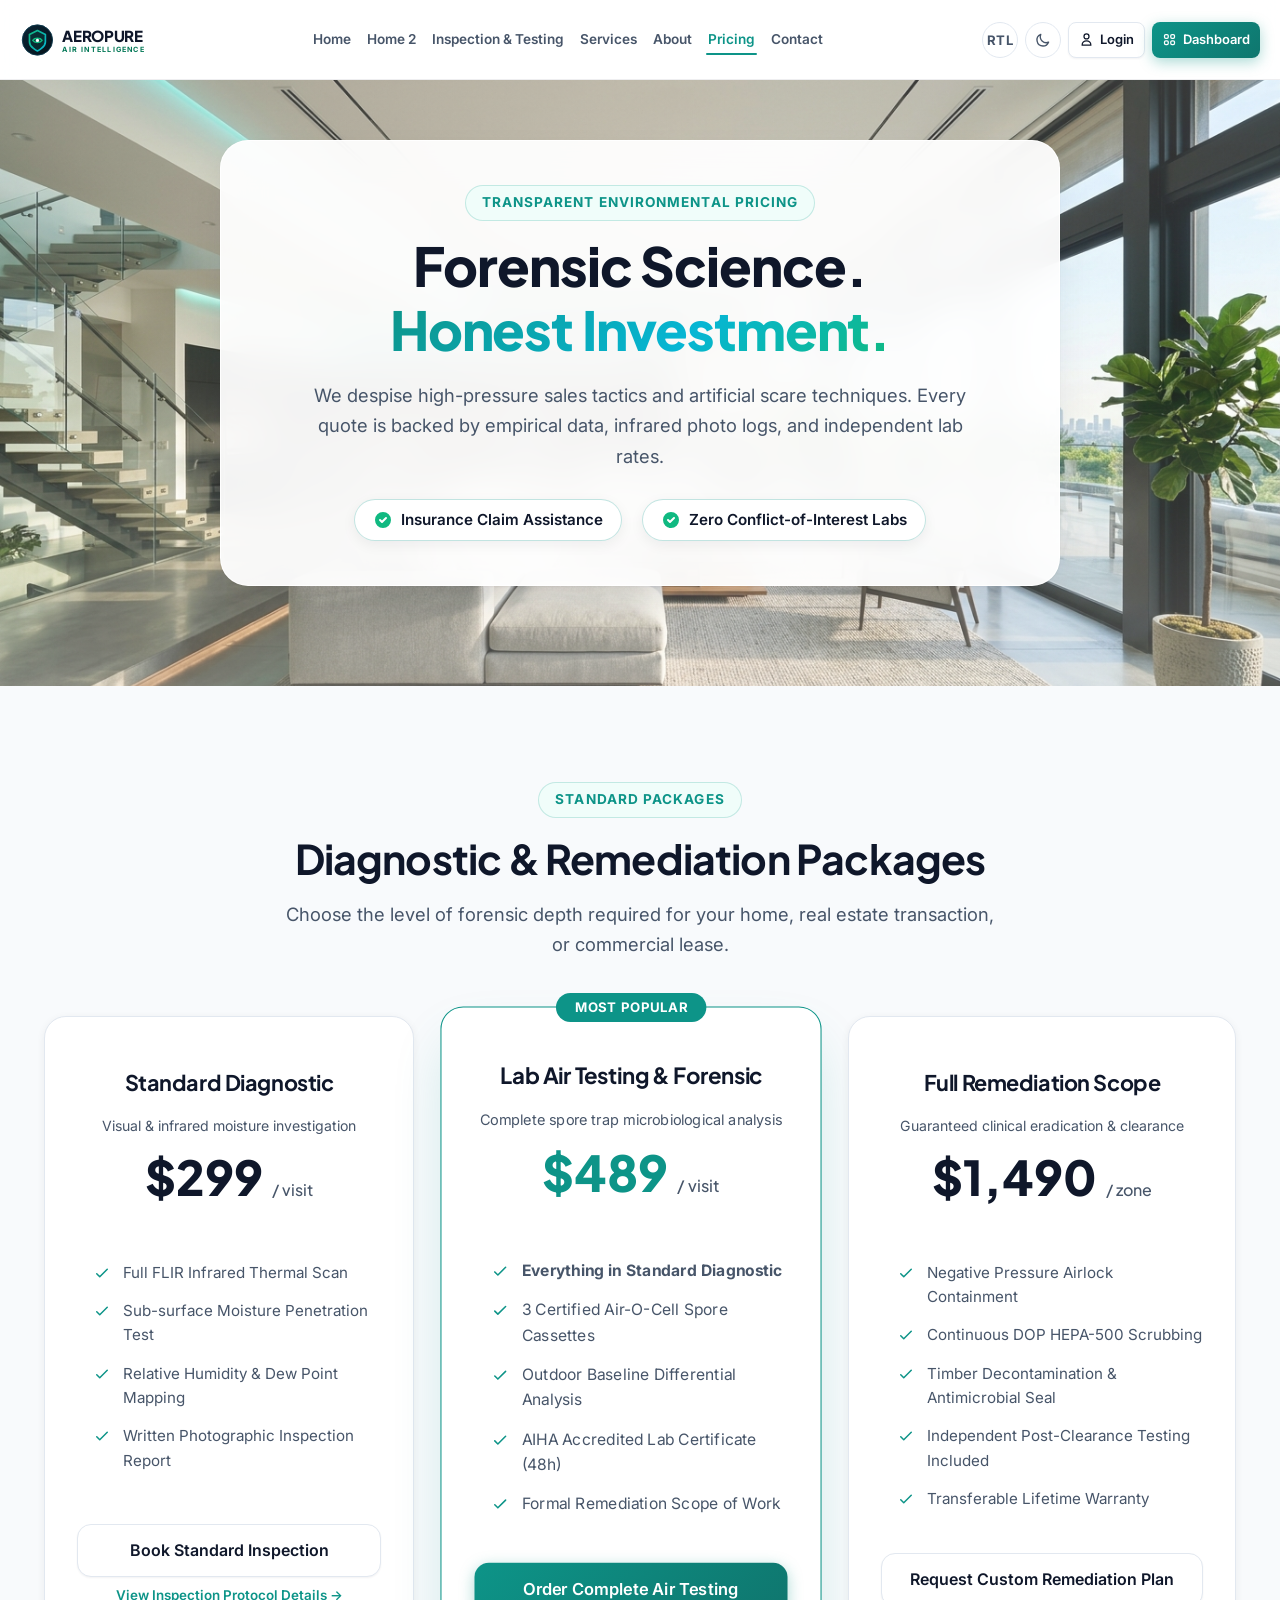
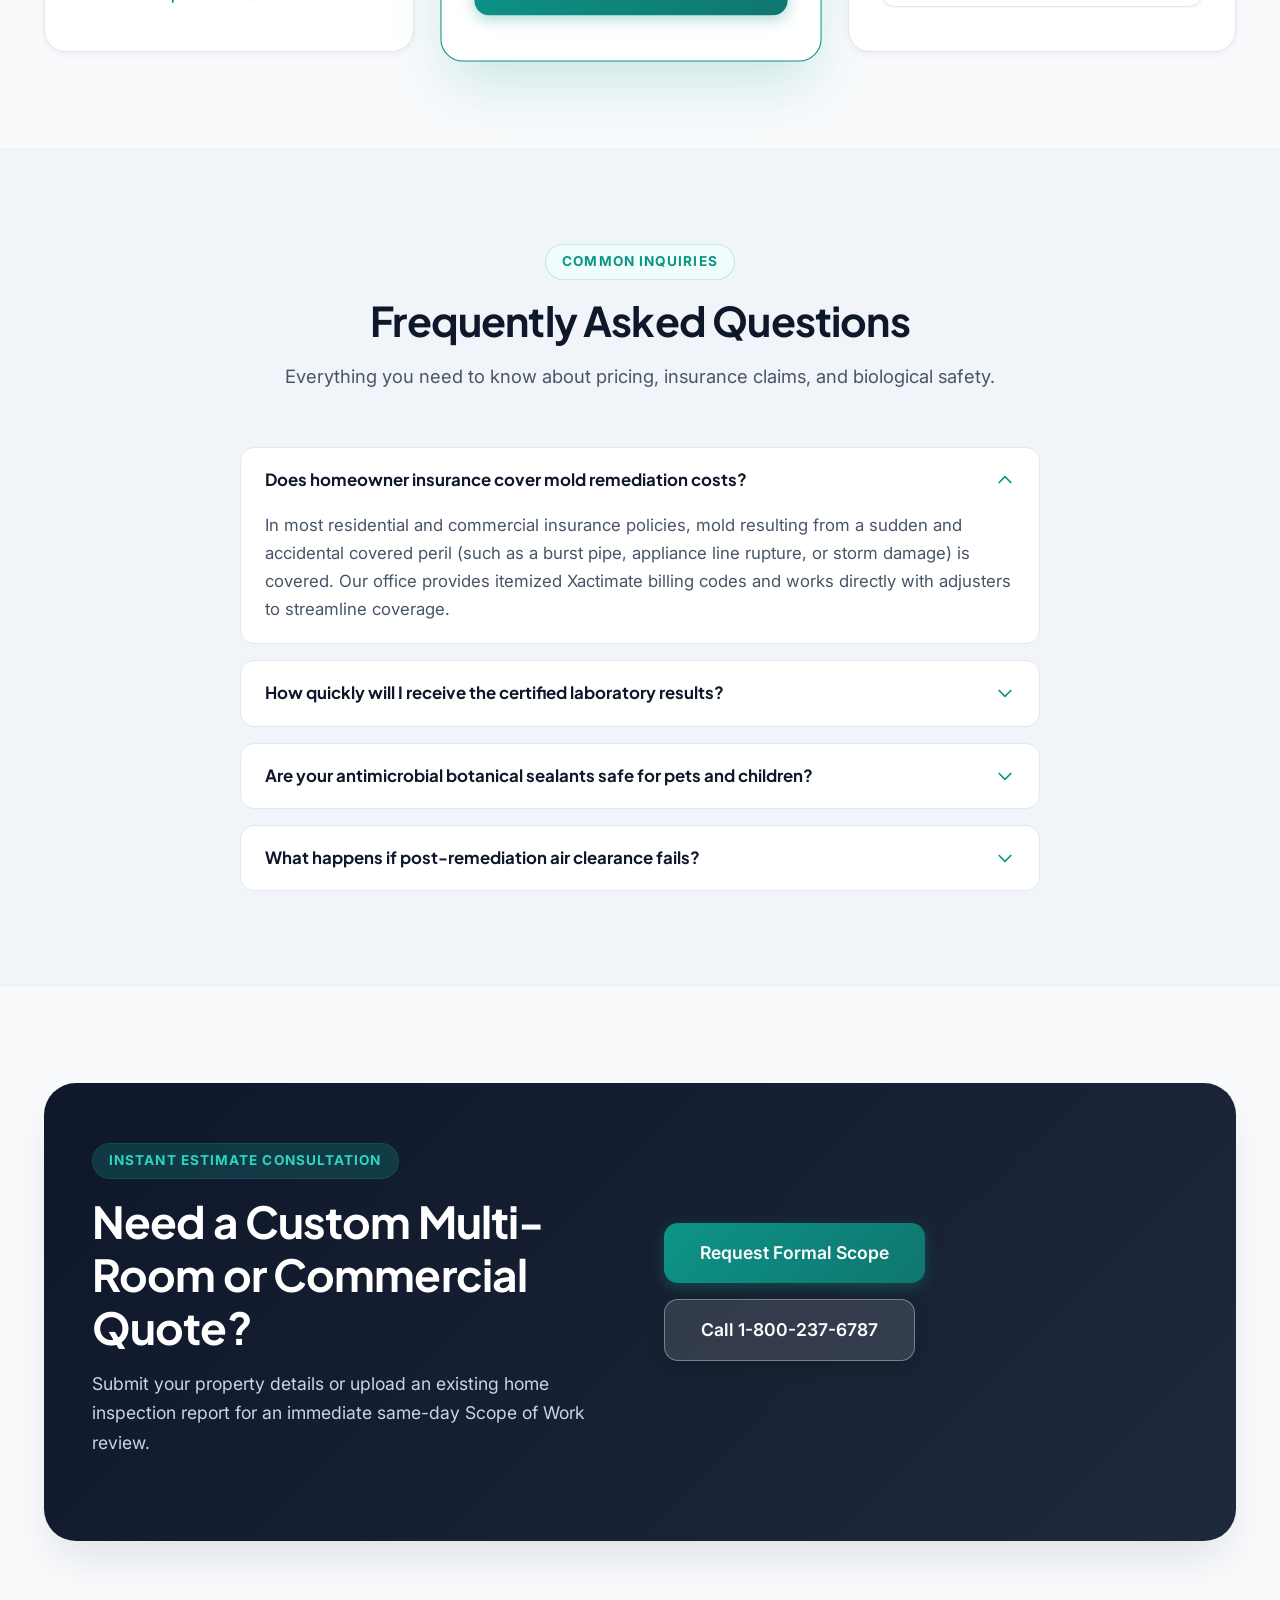
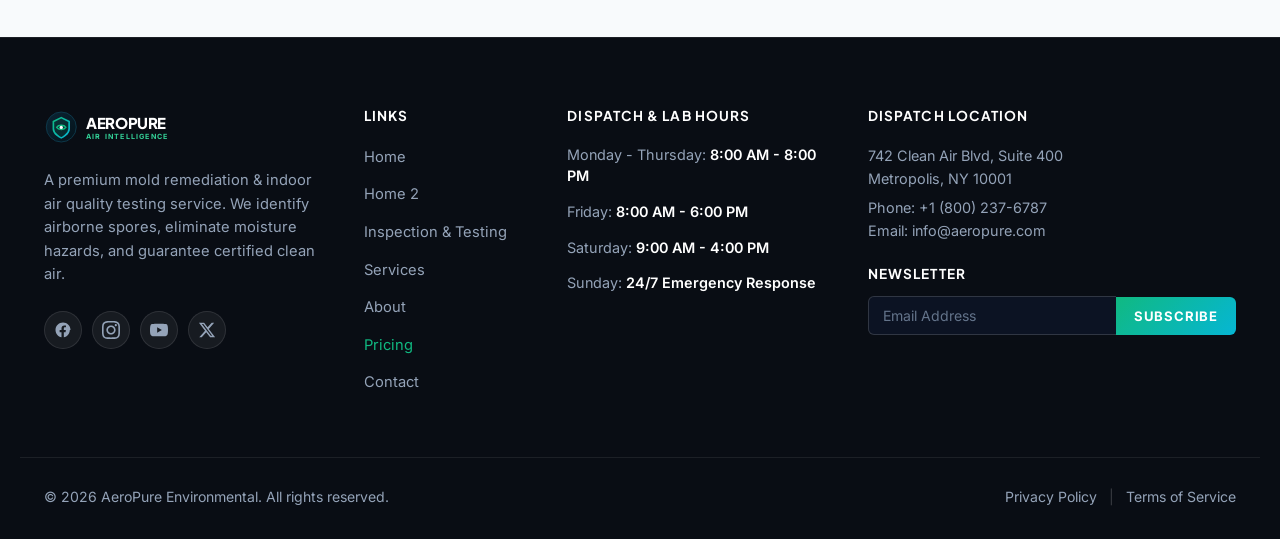
<file: pages/pricing.html>
<!DOCTYPE html>
<html lang="en" data-theme="light" dir="ltr">
<head>
  <meta charset="UTF-8">
  <meta name="viewport" content="width=device-width, initial-scale=1.0">
  <title>Pricing & Diagnostic Packages | AeroPure Environmental</title>
  <meta name="description" content="Transparent pricing for certified mold inspection, laboratory air testing, and hospital-grade remediation. No hidden fees with 100% clearance guarantee.">
  <link rel="icon" type="image/svg+xml" href="../assets/images/favicon.svg">

  <link rel="stylesheet" href="../assets/css/style.css?v=2.3">
  <link rel="stylesheet" href="../assets/css/dark-mode.css?v=2.3">
  <link rel="stylesheet" href="../assets/css/rtl.css?v=2.3">

  <style>
    .site-header {
      position: fixed !important;
      top: 0 !important;
      left: 0 !important;
      right: 0 !important;
      width: 100% !important;
      z-index: 1000 !important;
    }
    body:has(.site-header) {
      padding-top: var(--header-height, 80px) !important;
    }

    @media (max-width: 768px) {
      .hero-pricing-page {
        padding-top: 24px !important;
        padding-bottom: 48px !important;
        padding-left: 16px !important;
        padding-right: 16px !important;
        width: 100% !important;
        max-width: 100% !important;
        box-sizing: border-box !important;
        overflow: hidden !important;
      }
      .hero-card-container {
        width: 100% !important;
        max-width: 100% !important;
        margin: 0 auto !important;
        padding: 30px 18px 32px 18px !important;
        border-radius: 20px !important;
        box-sizing: border-box !important;
        text-align: center !important;
        box-shadow: 0 16px 40px -10px rgba(0, 0, 0, 0.25) !important;
      }
      .hero-card-container .section-badge {
        margin-bottom: 12px !important;
        font-size: 0.78rem !important;
        padding: 5px 14px !important;
      }
      .hero-card-container h1 {
        font-size: clamp(1.45rem, 5.8vw, 1.95rem) !important;
        line-height: 1.25 !important;
        margin-bottom: 14px !important;
        letter-spacing: -0.02em !important;
        word-break: break-word !important;
        text-align: center !important;
      }
      .hero-card-container h1 br {
        display: inline !important;
      }
      .hero-card-container p {
        font-size: clamp(0.88rem, 3.6vw, 0.98rem) !important;
        line-height: 1.55 !important;
        margin-bottom: 22px !important;
        padding-left: 4px !important;
        padding-right: 4px !important;
        max-width: 100% !important;
        text-align: center !important;
      }
      .hero-card-container .hero-pricing-badges {
        display: flex !important;
        flex-direction: column !important;
        align-items: center !important;
        gap: 10px !important;
        width: 100% !important;
        max-width: 320px !important;
        margin: 0 auto 24px auto !important;
        box-sizing: border-box !important;
      }
      .hero-card-container .hero-pricing-pill {
        display: inline-flex !important;
        align-items: center !important;
        justify-content: center !important;
        width: 100% !important;
        max-width: 100% !important;
        padding: 9px 14px !important;
        border-radius: var(--radius-full) !important;
        font-size: 0.85rem !important;
        line-height: 1.35 !important;
        box-sizing: border-box !important;
        gap: 8px !important;
        text-align: center !important;
      }
      .hero-card-container .hero-pricing-pill span {
        font-size: 0.85rem !important;
        font-weight: 600 !important;
        white-space: normal !important;
        word-break: break-word !important;
      }
      .hero-card-container .hero-pricing-pill svg {
        width: 18px !important;
        height: 18px !important;
        flex-shrink: 0 !important;
      }
    }
  </style>
</head>
<body>

  <!-- Site Header -->
  <header class="site-header">
    <div class="container header-inner">
      <a href="../index.html" class="brand-logo" aria-label="AeroPure Homepage">
        <svg viewBox="0 0 178 50" width="142" height="40">
          <defs>
            <linearGradient id="logo-bg-grad" x1="0%" y1="0%" x2="100%" y2="100%">
              <stop offset="0%" stop-color="#0B2535"/>
              <stop offset="100%" stop-color="#04121A"/>
            </linearGradient>
            <linearGradient id="logo-grad" x1="0%" y1="0%" x2="100%" y2="100%">
              <stop offset="0%" stop-color="#10B981"/>
              <stop offset="100%" stop-color="#06B6D4"/>
            </linearGradient>
          </defs>
          <g transform="translate(2, 4)">
            <circle cx="21" cy="21" r="20" fill="url(#logo-bg-grad)" stroke="#0E3B4F" stroke-width="1.2"/>
            <path d="M21 8.5 L31.5 13.8 V23.5 C31.5 30.5 21 35.5 21 35.5 C21 35.5 10.5 30.5 10.5 23.5 V13.8 Z" fill="rgba(16, 185, 129, 0.12)" stroke="url(#logo-grad)" stroke-width="2.2" stroke-linejoin="round" stroke-linecap="round"/>
            <path d="M14.8 21.5 C17 17.8 25 17.8 27.2 21.5 C25 25.2 17 25.2 14.8 21.5 Z" fill="none" stroke="#10B981" stroke-width="1.8" stroke-linejoin="round"/>
            <circle cx="21" cy="21.5" r="2.2" fill="#FFFFFF"/>
          </g>
          <text x="56" y="27" font-family="'Plus Jakarta Sans', sans-serif" font-size="20" font-weight="800" fill="currentColor" letter-spacing="-0.5">AEROPURE</text>
          <text x="56" y="41" class="logo-tagline" font-family="'Inter', sans-serif" font-size="9.5" font-weight="700" fill="#047857" letter-spacing="1.6">AIR INTELLIGENCE</text>
        </svg>
      </a>

      <!-- Primary Navigation -->
      <nav class="main-nav" aria-label="Primary Navigation">
        <ul class="nav-links">
          <li><a href="../index.html" class="nav-link">Home</a></li>
          <li><a href="home-2.html" class="nav-link">Home 2</a></li>
          <li><a href="mold-inspection-testing.html" class="nav-link">Inspection &amp; Testing</a></li>
          <li><a href="services.html" class="nav-link">Services</a></li>
          <li><a href="about.html" class="nav-link">About</a></li>
          <li><a href="pricing.html" class="nav-link active">Pricing</a></li>
          <li><a href="contact.html" class="nav-link">Contact</a></li>
        </ul>
      </nav>

      <!-- Action Utilities -->
      <div class="header-actions">
        <!-- RTL Switcher -->
        <button type="button" class="icon-toggle-btn rtl-toggle-btn" title="Toggle RTL / LTR layout" aria-label="Toggle RTL layout">
          <span style="font-weight:700; font-size:0.82rem;">RTL</span>
        </button>

        <!-- Dark/Light Mode Switcher -->
        <button type="button" class="icon-toggle-btn theme-toggle-btn" title="Toggle Dark/Light Mode" aria-label="Toggle theme">
          <svg class="icon-moon" fill="none" stroke="currentColor" viewBox="0 0 24 24">
            <path stroke-linecap="round" stroke-linejoin="round" stroke-width="2" d="M20.354 15.354A9 9 0 018.646 3.646 9.003 9.003 0 0012 21a9.003 9.003 0 008.354-5.646z"/>
          </svg>
          <svg class="icon-sun" fill="none" stroke="currentColor" viewBox="0 0 24 24" style="display:none;">
            <path stroke-linecap="round" stroke-linejoin="round" stroke-width="2" d="M12 3v1m0 16v1m9-9h-1M4 12H3m15.364 6.364l-.707-.707M6.343 6.343l-.707-.707m12.728 0l-.707.707M6.343 17.657l-.707.707M16 12a4 4 0 11-8 0 4 4 0 018 0z"/>
          </svg>
        </button>

        <!-- Login & Dashboard Action Buttons -->
        <a href="login.html" class="btn btn-secondary btn-sm" id="navLoginBtn">
          <svg width="16" height="16" fill="none" stroke="currentColor" viewBox="0 0 24 24">
            <path stroke-linecap="round" stroke-linejoin="round" stroke-width="2" d="M16 7a4 4 0 11-8 0 4 4 0 018 0zM12 14a7 7 0 00-7 7h14a7 7 0 00-7-7z"/>
          </svg>
          <span>Login</span>
        </a>
        <a href="dashboard.html" class="btn btn-primary btn-sm" id="navDashBtn">
          <svg width="16" height="16" fill="none" stroke="currentColor" viewBox="0 0 24 24">
            <path stroke-linecap="round" stroke-linejoin="round" stroke-width="2" d="M4 6a2 2 0 012-2h2a2 2 0 012 2v2a2 2 0 01-2 2H6a2 2 0 01-2-2V6zM14 6a2 2 0 012-2h2a2 2 0 012 2v2a2 2 0 01-2 2h-2a2 2 0 01-2-2V6zM4 16a2 2 0 012-2h2a2 2 0 012 2v2a2 2 0 01-2 2H6a2 2 0 01-2-2v-2zM14 16a2 2 0 012-2h2a2 2 0 012 2v2a2 2 0 01-2 2h-2a2 2 0 01-2-2v-2z"/>
          </svg>
          <span>Dashboard</span>
        </a>

        <!-- Mobile Hamburger Button -->
        <button type="button" class="mobile-menu-toggle" aria-label="Open mobile navigation menu" aria-expanded="false">
          <svg fill="none" stroke="currentColor" viewBox="0 0 24 24">
            <path stroke-linecap="round" stroke-linejoin="round" stroke-width="2" d="M4 6h16M4 12h16M4 18h16"/>
          </svg>
        </button>
      </div>
    </div>
  </header>

  <!-- Mobile Drawer Menu -->
  <div class="drawer-backdrop"></div>
  <aside class="mobile-nav-drawer">
    <div class="drawer-header">
      <a href="index.html" class="brand-logo" aria-label="AeroPure Environmental Homepage">
        <svg viewBox="0 0 240 50" width="180" height="38">
          <defs>
            <linearGradient id="logo-bg-grad-drawer-prc" x1="0%" y1="0%" x2="100%" y2="100%">
              <stop offset="0%" stop-color="#0B2535"/>
              <stop offset="100%" stop-color="#04121A"/>
            </linearGradient>
            <linearGradient id="logo-grad-drawer-prc" x1="0%" y1="0%" x2="100%" y2="100%">
              <stop offset="0%" stop-color="#10B981"/>
              <stop offset="100%" stop-color="#06B6D4"/>
            </linearGradient>
          </defs>
          <g transform="translate(2, 4)">
            <circle cx="21" cy="21" r="20" fill="url(#logo-bg-grad-drawer-prc)" stroke="#0E3B4F" stroke-width="1.2"/>
            <path d="M21 8.5 L31.5 13.8 V23.5 C31.5 30.5 21 35.5 21 35.5 C21 35.5 10.5 30.5 10.5 23.5 V13.8 Z" fill="rgba(16, 185, 129, 0.12)" stroke="url(#logo-grad-drawer-prc)" stroke-width="2.2" stroke-linejoin="round" stroke-linecap="round"/>
            <path d="M14.8 21.5 C17 17.8 25 17.8 27.2 21.5 C25 25.2 17 25.2 14.8 21.5 Z" fill="none" stroke="#10B981" stroke-width="1.8" stroke-linejoin="round"/>
            <circle cx="21" cy="21.5" r="2.2" fill="#FFFFFF"/>
          </g>
          <text x="56" y="27" font-family="'Plus Jakarta Sans', sans-serif" font-size="20" font-weight="800" fill="currentColor" letter-spacing="-0.5">AEROPURE</text>
          <text x="56" y="41" class="logo-tagline" font-family="'Inter', sans-serif" font-size="9.5" font-weight="700" fill="#047857" letter-spacing="1.6">AIR INTELLIGENCE</text>
        </svg>
      </a>
      <button type="button" class="drawer-close-btn icon-toggle-btn"><svg width="20" height="20" fill="none" stroke="currentColor" viewBox="0 0 24 24"><path stroke-linecap="round" stroke-linejoin="round" stroke-width="2" d="M6 18L18 6M6 6l12 12"/></svg></button>
    </div>
    <ul class="drawer-nav-list">
      <li><a href="../index.html" class="drawer-nav-link">Home</a></li>
      <li><a href="home-2.html" class="drawer-nav-link">Home 2</a></li>
      <li><a href="mold-inspection-testing.html" class="drawer-nav-link">Inspection &amp; Testing</a></li>
      <li><a href="services.html" class="drawer-nav-link">Services</a></li>
      <li><a href="about.html" class="drawer-nav-link">About</a></li>
      <li><a href="pricing.html" class="drawer-nav-link active">Pricing</a></li>
      <li><a href="contact.html" class="drawer-nav-link">Contact</a></li>
    </ul>
    <div class="drawer-footer-actions">
      <div class="drawer-tools-row">
        <!-- RTL Switcher -->
        <button type="button" class="icon-toggle-btn rtl-toggle-btn" title="Toggle RTL / LTR layout" aria-label="Toggle RTL layout">
          <span style="font-weight:700; font-size:0.82rem;">RTL</span>
        </button>
        <!-- Dark/Light Mode Switcher -->
        <button type="button" class="icon-toggle-btn theme-toggle-btn" title="Toggle Dark/Light Mode" aria-label="Toggle theme">
          <svg class="icon-moon" fill="none" stroke="currentColor" viewBox="0 0 24 24">
            <path stroke-linecap="round" stroke-linejoin="round" stroke-width="2" d="M20.354 15.354A9 9 0 018.646 3.646 9.003 9.003 0 0012 21a9.003 9.003 0 008.354-5.646z"/>
          </svg>
          <svg class="icon-sun" fill="none" stroke="currentColor" viewBox="0 0 24 24" style="display:none;">
            <path stroke-linecap="round" stroke-linejoin="round" stroke-width="2" d="M12 3v1m0 16v1m9-9h-1M4 12H3m15.364 6.364l-.707-.707M6.343 6.343l-.707-.707m12.728 0l-.707.707M6.343 17.657l-.707.707M16 12a4 4 0 11-8 0 4 4 0 018 0z"/>
          </svg>
        </button>
      </div>
      <div class="drawer-cta-btns">
        <a href="login.html" class="btn btn-secondary btn-sm">
          <svg width="16" height="16" fill="none" stroke="currentColor" viewBox="0 0 24 24">
            <path stroke-linecap="round" stroke-linejoin="round" stroke-width="2" d="M16 7a4 4 0 11-8 0 4 4 0 018 0zM12 14a7 7 0 00-7 7h14a7 7 0 00-7-7z"/>
          </svg>
          <span>Login</span>
        </a>
        <a href="dashboard.html" class="btn btn-primary btn-sm">
          <svg width="16" height="16" fill="none" stroke="currentColor" viewBox="0 0 24 24">
            <path stroke-linecap="round" stroke-linejoin="round" stroke-width="2" d="M4 6a2 2 0 012-2h2a2 2 0 012 2v2a2 2 0 01-2 2H6a2 2 0 01-2-2V6zM14 6a2 2 0 012-2h2a2 2 0 012 2v2a2 2 0 01-2 2h-2a2 2 0 01-2-2V6zM4 16a2 2 0 012-2h2a2 2 0 012 2v2a2 2 0 01-2 2H6a2 2 0 01-2-2v-2zM14 16a2 2 0 012-2h2a2 2 0 012 2v2a2 2 0 01-2 2h-2a2 2 0 01-2-2v-2z"/>
          </svg>
          <span>Dashboard</span>
        </a>
      </div>
    </div>
  </aside>

  <main>
    <!-- SECTION 1: PRICING PHILOSOPHY & INTRO -->
    <section class="section-padding hero-home-1 hero-pricing-page" style="padding-top:60px; text-align:center;">
      <div class="container hero-card-container" style="max-width:840px; margin:0 auto; text-align:center;">
        <span class="section-badge" style="margin-bottom:12px; display:inline-block;">Transparent Environmental Pricing</span>
        <h1 style="margin-bottom:18px;">Forensic Science.<br><span class="text-gradient">Honest Investment.</span></h1>
        <p style="font-size:1.15rem; margin-bottom:28px; color:var(--text-secondary); max-width:680px; margin-left:auto; margin-right:auto;">
          We despise high-pressure sales tactics and artificial scare techniques. Every quote is backed by empirical data, infrared photo logs, and independent lab rates.
        </p>
        <div class="hero-pricing-badges">
          <div class="hero-pricing-pill">
            <svg width="20" height="20" fill="#10B981" viewBox="0 0 20 20"><path fill-rule="evenodd" d="M10 18a8 8 0 100-16 8 8 0 000 16zm3.707-9.293a1 1 0 00-1.414-1.414L9 10.586 7.707 9.293a1 1 0 00-1.414 1.414l2 2a1 1 0 001.414 0l4-4z" clip-rule="evenodd"/></svg>
            <span style="font-weight:600; font-size:0.95rem;">Insurance Claim Assistance</span>
          </div>
          <div class="hero-pricing-pill">
            <svg width="20" height="20" fill="#10B981" viewBox="0 0 20 20"><path fill-rule="evenodd" d="M10 18a8 8 0 100-16 8 8 0 000 16zm3.707-9.293a1 1 0 00-1.414-1.414L9 10.586 7.707 9.293a1 1 0 00-1.414 1.414l2 2a1 1 0 001.414 0l4-4z" clip-rule="evenodd"/></svg>
            <span style="font-weight:600; font-size:0.95rem;">Zero Conflict-of-Interest Labs</span>
          </div>
        </div>
      </div>
    </section>

    <!-- SECTION 2: TIERED PRICING CARDS -->
    <section class="section-padding" id="packages">
      <div class="container">
        <div class="section-header">
          <span class="section-badge">Standard Packages</span>
          <h2 class="section-title">Diagnostic & Remediation Packages</h2>
          <p class="section-subtitle">Choose the level of forensic depth required for your home, real estate transaction, or commercial lease.</p>
        </div>

        <div class="pricing-grid-3">
          <!-- Tier 1 -->
          <div class="pricing-card">
            <div class="pricing-header">
              <h3 class="pricing-title">Standard Diagnostic</h3>
              <p style="font-size:0.88rem; color:var(--text-secondary);">Visual & infrared moisture investigation</p>
              <div class="pricing-price">$299 <span>/ visit</span></div>
            </div>
            <ul class="pricing-features">
              <li>
                <svg fill="none" stroke="currentColor" viewBox="0 0 24 24"><path stroke-linecap="round" stroke-linejoin="round" stroke-width="2" d="M5 13l4 4L19 7"/></svg>
                <span>Full FLIR Infrared Thermal Scan</span>
              </li>
              <li>
                <svg fill="none" stroke="currentColor" viewBox="0 0 24 24"><path stroke-linecap="round" stroke-linejoin="round" stroke-width="2" d="M5 13l4 4L19 7"/></svg>
                <span>Sub-surface Moisture Penetration Test</span>
              </li>
              <li>
                <svg fill="none" stroke="currentColor" viewBox="0 0 24 24"><path stroke-linecap="round" stroke-linejoin="round" stroke-width="2" d="M5 13l4 4L19 7"/></svg>
                <span>Relative Humidity & Dew Point Mapping</span>
              </li>
              <li>
                <svg fill="none" stroke="currentColor" viewBox="0 0 24 24"><path stroke-linecap="round" stroke-linejoin="round" stroke-width="2" d="M5 13l4 4L19 7"/></svg>
                <span>Written Photographic Inspection Report</span>
              </li>
            </ul>
            <a href="contact.html" class="btn btn-secondary" style="width:100%; margin-bottom:8px;">Book Standard Inspection</a>
            <a href="mold-inspection-testing.html" style="display:block; text-align:center; font-size:0.84rem; color:var(--primary); font-weight:600;">View Inspection Protocol Details &rarr;</a>
          </div>

          <!-- Tier 2 (Featured) -->
          <div class="pricing-card featured">
            <span class="popular-badge">Most Popular</span>
            <div class="pricing-header">
              <h3 class="pricing-title">Lab Air Testing & Forensic</h3>
              <p style="font-size:0.88rem; color:var(--text-secondary);">Complete spore trap microbiological analysis</p>
              <div class="pricing-price" style="color:var(--primary);">$489 <span>/ visit</span></div>
            </div>
            <ul class="pricing-features">
              <li>
                <svg fill="none" stroke="currentColor" viewBox="0 0 24 24"><path stroke-linecap="round" stroke-linejoin="round" stroke-width="2" d="M5 13l4 4L19 7"/></svg>
                <span><strong>Everything in Standard Diagnostic</strong></span>
              </li>
              <li>
                <svg fill="none" stroke="currentColor" viewBox="0 0 24 24"><path stroke-linecap="round" stroke-linejoin="round" stroke-width="2" d="M5 13l4 4L19 7"/></svg>
                <span>3 Certified Air-O-Cell Spore Cassettes</span>
              </li>
              <li>
                <svg fill="none" stroke="currentColor" viewBox="0 0 24 24"><path stroke-linecap="round" stroke-linejoin="round" stroke-width="2" d="M5 13l4 4L19 7"/></svg>
                <span>Outdoor Baseline Differential Analysis</span>
              </li>
              <li>
                <svg fill="none" stroke="currentColor" viewBox="0 0 24 24"><path stroke-linecap="round" stroke-linejoin="round" stroke-width="2" d="M5 13l4 4L19 7"/></svg>
                <span>AIHA Accredited Lab Certificate (48h)</span>
              </li>
              <li>
                <svg fill="none" stroke="currentColor" viewBox="0 0 24 24"><path stroke-linecap="round" stroke-linejoin="round" stroke-width="2" d="M5 13l4 4L19 7"/></svg>
                <span>Formal Remediation Scope of Work</span>
              </li>
            </ul>
            <a href="contact.html" class="btn btn-primary" style="width:100%;">Order Complete Air Testing</a>
          </div>

          <!-- Tier 3 -->
          <div class="pricing-card">
            <div class="pricing-header">
              <h3 class="pricing-title">Full Remediation Scope</h3>
              <p style="font-size:0.88rem; color:var(--text-secondary);">Guaranteed clinical eradication & clearance</p>
              <div class="pricing-price">$1,490 <span>/ zone</span></div>
            </div>
            <ul class="pricing-features">
              <li>
                <svg fill="none" stroke="currentColor" viewBox="0 0 24 24"><path stroke-linecap="round" stroke-linejoin="round" stroke-width="2" d="M5 13l4 4L19 7"/></svg>
                <span>Negative Pressure Airlock Containment</span>
              </li>
              <li>
                <svg fill="none" stroke="currentColor" viewBox="0 0 24 24"><path stroke-linecap="round" stroke-linejoin="round" stroke-width="2" d="M5 13l4 4L19 7"/></svg>
                <span>Continuous DOP HEPA-500 Scrubbing</span>
              </li>
              <li>
                <svg fill="none" stroke="currentColor" viewBox="0 0 24 24"><path stroke-linecap="round" stroke-linejoin="round" stroke-width="2" d="M5 13l4 4L19 7"/></svg>
                <span>Timber Decontamination & Antimicrobial Seal</span>
              </li>
              <li>
                <svg fill="none" stroke="currentColor" viewBox="0 0 24 24"><path stroke-linecap="round" stroke-linejoin="round" stroke-width="2" d="M5 13l4 4L19 7"/></svg>
                <span>Independent Post-Clearance Testing Included</span>
              </li>
              <li>
                <svg fill="none" stroke="currentColor" viewBox="0 0 24 24"><path stroke-linecap="round" stroke-linejoin="round" stroke-width="2" d="M5 13l4 4L19 7"/></svg>
                <span>Transferable Lifetime Warranty</span>
              </li>
            </ul>
            <a href="contact.html" class="btn btn-secondary" style="width:100%;">Request Custom Remediation Plan</a>
          </div>
        </div>
      </div>
    </section>

    <!-- SECTION 3: WHAT'S INCLUDED & FAQ ACCORDION -->
    <section class="section-padding" style="background:var(--bg-alt);">
      <div class="container">
        <div class="section-header">
          <span class="section-badge">Common Inquiries</span>
          <h2 class="section-title">Frequently Asked Questions</h2>
          <p class="section-subtitle">Everything you need to know about pricing, insurance claims, and biological safety.</p>
        </div>

        <div class="accordion-wrapper">
          <!-- FAQ 1 -->
          <div class="accordion-item active">
            <button type="button" class="accordion-header">
              <span>Does homeowner insurance cover mold remediation costs?</span>
              <svg fill="none" stroke="currentColor" viewBox="0 0 24 24"><path stroke-linecap="round" stroke-linejoin="round" stroke-width="2" d="M19 9l-7 7-7-7"/></svg>
            </button>
            <div class="accordion-body">
              <p>In most residential and commercial insurance policies, mold resulting from a sudden and accidental covered peril (such as a burst pipe, appliance line rupture, or storm damage) is covered. Our office provides itemized Xactimate billing codes and works directly with adjusters to streamline coverage.</p>
            </div>
          </div>

          <!-- FAQ 2 -->
          <div class="accordion-item">
            <button type="button" class="accordion-header">
              <span>How quickly will I receive the certified laboratory results?</span>
              <svg fill="none" stroke="currentColor" viewBox="0 0 24 24"><path stroke-linecap="round" stroke-linejoin="round" stroke-width="2" d="M19 9l-7 7-7-7"/></svg>
            </button>
            <div class="accordion-body">
              <p>Standard laboratory air cassette incubation and microscopic spore count analysis takes 24 to 48 hours. Urgent same-day rush analysis is also available for emergency hospital or real estate escrow closings upon request.</p>
            </div>
          </div>

          <!-- FAQ 3 -->
          <div class="accordion-item">
            <button type="button" class="accordion-header">
              <span>Are your antimicrobial botanical sealants safe for pets and children?</span>
              <svg fill="none" stroke="currentColor" viewBox="0 0 24 24"><path stroke-linecap="round" stroke-linejoin="round" stroke-width="2" d="M19 9l-7 7-7-7"/></svg>
            </button>
            <div class="accordion-body">
              <p>Yes. We strictly utilize EPA-registered botanical products derived from plant oils (such as thymol). Unlike synthetic chemical biocides or bleach, our formulations leave no toxic synthetic VOCs, synthetic fragrances, or carcinogenic off-gases behind.</p>
            </div>
          </div>

          <!-- FAQ 4 -->
          <div class="accordion-item">
            <button type="button" class="accordion-header">
              <span>What happens if post-remediation air clearance fails?</span>
              <svg fill="none" stroke="currentColor" viewBox="0 0 24 24"><path stroke-linecap="round" stroke-linejoin="round" stroke-width="2" d="M19 9l-7 7-7-7"/></svg>
            </button>
            <div class="accordion-body">
              <p>We hold a 100% Clearance Guarantee. In the rare event that an independent laboratory reports elevated indoor spore counts post-remediation, our crew will re-contain, HEPA scrub, and re-test at zero additional cost until passing certification is achieved.</p>
            </div>
          </div>
        </div>
      </div>
    </section>

    <!-- SECTION 4: CUSTOM QUOTE CTA -->
    <section class="section-padding">
      <div class="container">
        <div class="cta-banner-section">
          <div class="cta-banner-grid">
            <div class="cta-banner-content">
              <span class="section-badge" style="background:rgba(20,184,166,0.2); color:#2DD4BF;">Instant Estimate Consultation</span>
              <h2>Need a Custom Multi-Room or Commercial Quote?</h2>
              <p>Submit your property details or upload an existing home inspection report for an immediate same-day Scope of Work review.</p>
            </div>
            <div class="hero-cta-group">
              <a href="contact.html" class="btn btn-primary btn-lg">Request Formal Scope</a>
              <a href="tel:+18002376787" class="btn btn-secondary btn-lg">Call 1-800-237-6787</a>
            </div>
          </div>
        </div>
      </div>
    </section>
  </main>

  <!-- Site Footer -->
  <!-- Site Footer (Axora 4-Column Model Architecture) -->
  <footer class="site-footer">
    <div class="container footer-grid">
      
      <!-- Col 1: Brand Logo, Description & Social Icons -->
      <div class="footer-brand">
        <a href="../index.html" class="brand-logo footer-brand-logo" aria-label="AeroPure Environmental Homepage" style="display:inline-block; margin-bottom:16px;">
          <svg viewBox="0 0 240 50" width="180" height="38">
            <defs>
              <linearGradient id="ftr-logo-bg-grad-prc" x1="0%" y1="0%" x2="100%" y2="100%">
                <stop offset="0%" stop-color="#0B2535"/>
                <stop offset="100%" stop-color="#04121A"/>
              </linearGradient>
              <linearGradient id="ftr-logo-grad-prc" x1="0%" y1="0%" x2="100%" y2="100%">
                <stop offset="0%" stop-color="#10B981"/>
                <stop offset="100%" stop-color="#06B6D4"/>
              </linearGradient>
            </defs>
            <g transform="translate(2, 4)">
              <circle cx="21" cy="21" r="20" fill="url(#ftr-logo-bg-grad-prc)" stroke="#0E3B4F" stroke-width="1.2"/>
              <path d="M21 8.5 L31.5 13.8 V23.5 C31.5 30.5 21 35.5 21 35.5 C21 35.5 10.5 30.5 10.5 23.5 V13.8 Z" fill="rgba(16, 185, 129, 0.12)" stroke="url(#ftr-logo-grad-prc)" stroke-width="2.2" stroke-linejoin="round" stroke-linecap="round"/>
              <path d="M14.8 21.5 C17 17.8 25 17.8 27.2 21.5 C25 25.2 17 25.2 14.8 21.5 Z" fill="none" stroke="#10B981" stroke-width="1.8" stroke-linejoin="round"/>
              <circle cx="21" cy="21.5" r="2.2" fill="#FFFFFF"/>
            </g>
            <text x="56" y="27" font-family="'Plus Jakarta Sans', sans-serif" font-size="20" font-weight="800" fill="#FFFFFF" letter-spacing="-0.5">AEROPURE</text>
            <text x="56" y="41" class="logo-tagline" font-family="'Inter', sans-serif" font-size="9.5" font-weight="700" fill="#34D399" letter-spacing="1.6">AIR INTELLIGENCE</text>
          </svg>
        </a>
        <p>
          A premium mold remediation & indoor air quality testing service. We identify airborne spores, eliminate moisture hazards, and guarantee certified clean air.
        </p>
        <div class="footer-socials">
          <a href="#" class="social-icon-btn" aria-label="Facebook">
            <svg width="18" height="18" fill="currentColor" viewBox="0 0 24 24">
              <path d="M22 12c0-5.52-4.48-10-10-10S2 6.48 2 12c0 4.84 3.44 8.87 8 9.8V15H7.5v-3H10V9.69c0-2.47 1.47-3.84 3.73-3.84 1.08 0 2.22.19 2.22.19v2.44h-1.25c-1.23 0-1.61.76-1.61 1.54V12h2.74l-.44 3h-2.3v6.8c4.56-.93 8-4.96 8-9.8z"/>
            </svg>
          </a>
          <a href="#" class="social-icon-btn" aria-label="Instagram">
            <svg width="18" height="18" fill="currentColor" viewBox="0 0 24 24">
              <path d="M12 2.163c3.204 0 3.584.012 4.85.07 3.252.148 4.771 1.691 4.919 4.919.058 1.265.069 1.645.069 4.849 0 3.205-.012 3.584-.069 4.849-.149 3.225-1.664 4.771-4.919 4.919-1.266.058-1.644.07-4.85.07-3.204 0-3.584-.012-4.849-.07-3.26-.149-4.771-1.699-4.919-4.92-.058-1.265-.07-1.644-.07-4.849 0-3.204.013-3.583.07-4.849.149-3.227 1.664-4.771 4.919-4.919 1.266-.057 1.645-.069 4.849-.069zm0-2.163c-3.259 0-3.667.014-4.947.072-4.358.2-6.78 2.618-6.98 6.98-.059 1.281-.073 1.689-.073 4.948 0 3.259.014 3.668.072 4.948.2 4.358 2.618 6.78 6.98 6.98 1.281.058 1.689.072 4.948.072 3.259 0 3.668-.014 4.948-.072 4.354-.2 6.782-2.618 6.979-6.98.059-1.28.073-1.689.073-4.948 0-3.259-.014-3.667-.072-4.947-.196-4.354-2.617-6.78-6.979-6.98-1.281-.059-1.69-.073-4.949-.073zm0 5.838c-3.403 0-6.162 2.759-6.162 6.162s2.759 6.163 6.162 6.163 6.162-2.759 6.162-6.163c0-3.403-2.759-6.162-6.162-6.162zm0 10.162c-2.209 0-4-1.79-4-4 0-2.209 1.791-4 4-4s4 1.791 4 4c0 2.21-1.791 4-4 4zm6.406-11.845c-.796 0-1.441.645-1.441 1.44s.645 1.44 1.441 1.44c.795 0 1.439-.645 1.439-1.44s-.644-1.44-1.439-1.44z"/>
            </svg>
          </a>
          <a href="#" class="social-icon-btn" aria-label="YouTube">
            <svg width="18" height="18" fill="currentColor" viewBox="0 0 24 24">
              <path d="M23.498 6.186a3.016 3.016 0 0 0-2.122-2.136C19.505 3.545 12 3.545 12 3.545s-7.505 0-9.377.505A3.017 3.017 0 0 0 .502 6.186C0 8.07 0 12 0 12s0 3.93.502 5.814a3.016 3.016 0 0 0 2.122 2.136c1.871.505 9.376.505 9.376.505s7.505 0 9.377-.505a3.015 3.015 0 0 0 2.122-2.136C24 15.93 24 12 24 12s0-3.93-.502-5.814zM9.545 15.568V8.432L15.818 12l-6.273 3.568z"/>
            </svg>
          </a>
          <a href="#" class="social-icon-btn" aria-label="Twitter">
            <svg width="18" height="18" fill="currentColor" viewBox="0 0 24 24">
              <path d="M18.244 2.25h3.308l-7.227 8.26 8.502 11.24H16.17l-5.214-6.817L4.99 21.75H1.68l7.73-8.835L1.254 2.25H8.08l4.713 6.231zm-1.161 17.52h1.833L7.084 4.126H5.117z"/>
            </svg>
          </a>
        </div>
      </div>

      <!-- Col 2: LINKS -->
      <div class="footer-col">
        <h4>LINKS</h4>
        <ul class="footer-links">
          <li><a href="../index.html">Home</a></li>
          <li><a href="home-2.html">Home 2</a></li>
          <li><a href="mold-inspection-testing.html">Inspection &amp; Testing</a></li>
          <li><a href="services.html">Services</a></li>
          <li><a href="about.html">About</a></li>
          <li><a href="pricing.html" class="active">Pricing</a></li>
          <li><a href="contact.html">Contact</a></li>
        </ul>
      </div>

      <!-- Col 3: DISPATCH HOURS -->
      <div class="footer-col">
        <h4>DISPATCH & LAB HOURS</h4>
        <ul class="footer-hours-list">
          <li>Monday - Thursday: <strong>8:00 AM - 8:00 PM</strong></li>
          <li>Friday: <strong>8:00 AM - 6:00 PM</strong></li>
          <li>Saturday: <strong>9:00 AM - 4:00 PM</strong></li>
          <li>Sunday: <strong>24/7 Emergency Response</strong></li>
        </ul>
      </div>

      <!-- Col 4: DISPATCH LOCATION & NEWSLETTER -->
      <div class="footer-col">
        <h4>DISPATCH LOCATION</h4>
        <div class="footer-contact-info">
          <div>742 Clean Air Blvd, Suite 400</div>
          <div>Metropolis, NY 10001</div>
          <div style="margin-top:6px;">Phone: <a href="tel:+18002376787">+1 (800) 237-6787</a></div>
          <div>Email: <a href="mailto:info@aeropure.com">info@aeropure.com</a></div>
        </div>

        <div class="newsletter-box">
          <h5>NEWSLETTER</h5>
          <form class="newsletter-form-joined" onsubmit="event.preventDefault(); if(window.showToast) window.showToast('Thank you for subscribing!', 'success');">
            <input type="email" placeholder="Email Address" required>
            <button type="submit" class="btn-subscribe">SUBSCRIBE</button>
          </form>
        </div>
      </div>

    </div>

    <!-- Bottom Copyright & Policy Bar -->
    <div class="container footer-bottom">
      <div>&copy; 2026 AeroPure Environmental. All rights reserved.</div>
      <div class="footer-bottom-links">
        <a href="contact.html">Privacy Policy</a>
        <span class="divider">|</span>
        <a href="contact.html">Terms of Service</a>
      </div>
    </div>
  </footer>

  <script src="../assets/js/main.js"></script>
  <script src="../assets/js/interactive.js"></script>
</body>
</html>
</file>
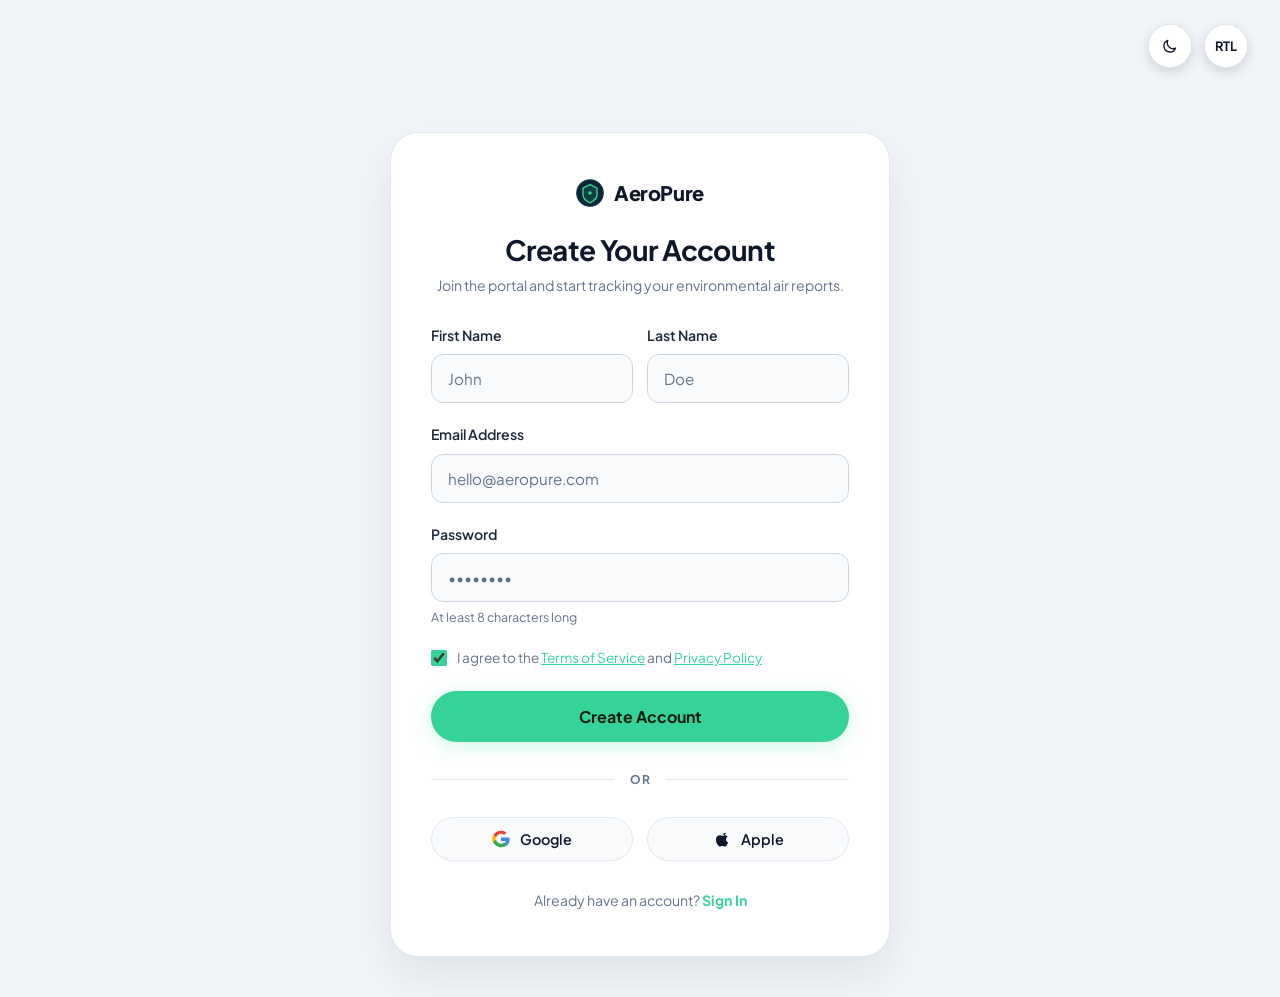
<file: pages/register.html>
<!DOCTYPE html>
<html lang="en" data-theme="dark" dir="ltr">
<head>
  <meta charset="UTF-8">
  <meta name="viewport" content="width=device-width, initial-scale=1.0">
  <title>Create Your Account | AeroPure Client Portal</title>
  <meta name="description" content="Create an AeroPure client portal account to book inspections, track remediation progress, and review signed laboratory air testing certificates.">
  <link rel="icon" type="image/svg+xml" href="../assets/images/favicon.svg">

  <link rel="stylesheet" href="../assets/css/style.css">
  <link rel="stylesheet" href="../assets/css/dark-mode.css">
  <link rel="stylesheet" href="../assets/css/rtl.css">
  
  <style>
    /* Responsive Auth Theme Variables */
    :root, [data-theme="dark"] {
      --auth-bg: #24303E;
      --auth-card-bg: #17212D;
      --auth-card-border: rgba(255, 255, 255, 0.08);
      --auth-card-shadow: 0 20px 50px rgba(0, 0, 0, 0.4);
      --auth-text-main: #FFFFFF;
      --auth-text-sub: #94A3B8;
      --auth-label-color: #E2E8F0;
      --auth-input-bg: #263344;
      --auth-input-border: rgba(255, 255, 255, 0.08);
      --auth-input-text: #FFFFFF;
      --auth-input-focus-bg: #2A384B;
      --auth-social-bg: rgba(255, 255, 255, 0.03);
      --auth-social-border: rgba(255, 255, 255, 0.12);
      --auth-social-hover: rgba(255, 255, 255, 0.08);
      --auth-divider-color: rgba(255, 255, 255, 0.08);
    }

    [data-theme="light"] {
      --auth-bg: #F1F5F9;
      --auth-card-bg: #FFFFFF;
      --auth-card-border: #E2E8F0;
      --auth-card-shadow: 0 20px 40px rgba(15, 23, 42, 0.08);
      --auth-text-main: #0F172A;
      --auth-text-sub: #64748B;
      --auth-label-color: #1E293B;
      --auth-input-bg: #F8FAFC;
      --auth-input-border: #CBD5E1;
      --auth-input-text: #0F172A;
      --auth-input-focus-bg: #FFFFFF;
      --auth-social-bg: #F8FAFC;
      --auth-social-border: #E2E8F0;
      --auth-social-hover: #E2E8F0;
      --auth-divider-color: #E2E8F0;
    }

    body.auth-page {
      min-height: 100vh;
      background-color: var(--auth-bg) !important;
      color: var(--auth-text-main);
      display: flex;
      flex-direction: column;
      justify-content: space-between;
      margin: 0;
      font-family: var(--font-sans, 'Plus Jakarta Sans', -apple-system, BlinkMacSystemFont, sans-serif);
      transition: background-color 0.3s ease, color 0.3s ease;
    }

    .auth-header {
      padding: 24px 32px;
      display: flex;
      justify-content: flex-end;
      align-items: center;
      gap: 12px;
    }

    .auth-container {
      flex: 1;
      display: flex;
      align-items: center;
      justify-content: center;
      padding: 40px 20px;
    }

    .auth-card {
      background: var(--auth-card-bg);
      border: 1px solid var(--auth-card-border);
      border-radius: 28px;
      width: 100%;
      max-width: 500px;
      padding: 44px 40px;
      box-shadow: var(--auth-card-shadow);
      text-align: center;
      transition: background-color 0.3s ease, border-color 0.3s ease;
    }

    .auth-brand {
      display: inline-flex;
      align-items: center;
      justify-content: center;
      gap: 10px;
      margin-bottom: 24px;
      text-decoration: none;
      color: var(--auth-text-main);
    }

    .auth-brand svg {
      width: 28px;
      height: 28px;
    }

    .auth-brand-text {
      font-weight: 800;
      font-size: 1.25rem;
      letter-spacing: -0.02em;
      color: var(--auth-text-main);
    }

    .auth-title {
      font-size: 1.75rem;
      font-weight: 700;
      color: var(--auth-text-main);
      margin: 0 0 8px 0;
      letter-spacing: -0.02em;
    }

    .auth-subtitle {
      font-size: 0.88rem;
      color: var(--auth-text-sub);
      margin: 0 0 28px 0;
      line-height: 1.5;
    }

    .auth-form-group {
      text-align: left;
      margin-bottom: 20px;
    }

    .auth-label {
      display: block;
      font-size: 0.88rem;
      font-weight: 600;
      color: var(--auth-label-color);
      margin-bottom: 8px;
    }

    .auth-input {
      width: 100%;
      background: var(--auth-input-bg);
      border: 1px solid var(--auth-input-border);
      border-radius: 12px;
      padding: 14px 16px;
      font-size: 0.95rem;
      color: var(--auth-input-text);
      transition: all 0.2s ease;
      box-sizing: border-box;
      outline: none;
    }

    .auth-input::placeholder {
      color: #64748B;
    }

    .auth-input:focus {
      border-color: #36D399;
      box-shadow: 0 0 0 3px rgba(54, 211, 153, 0.15);
      background: var(--auth-input-focus-bg);
    }

    .auth-note {
      font-size: 0.78rem;
      color: var(--auth-text-sub);
      margin-top: 6px;
      display: block;
    }

    .auth-row-options {
      display: flex;
      align-items: center;
      margin-bottom: 24px;
      font-size: 0.85rem;
      text-align: left;
    }

    .auth-checkbox-label {
      display: flex;
      align-items: flex-start;
      gap: 10px;
      color: var(--auth-text-sub);
      cursor: pointer;
      line-height: 1.4;
      user-select: none;
    }

    .auth-checkbox-label input[type="checkbox"] {
      accent-color: #36D399;
      width: 16px;
      height: 16px;
      border-radius: 4px;
      margin-top: 2px;
    }

    .auth-checkbox-label a {
      color: #36D399;
      text-decoration: underline;
    }

    .auth-btn-primary {
      width: 100%;
      background: #36D399;
      color: #061B16;
      border: none;
      border-radius: 9999px;
      padding: 15px 24px;
      font-size: 1rem;
      font-weight: 700;
      cursor: pointer;
      transition: all 0.2s ease;
      box-shadow: 0 4px 20px rgba(54, 211, 153, 0.25);
    }

    .auth-btn-primary:hover {
      background: #40E0A3;
      transform: translateY(-1px);
      box-shadow: 0 6px 24px rgba(54, 211, 153, 0.35);
    }

    .auth-divider {
      display: flex;
      align-items: center;
      margin: 28px 0;
      color: var(--auth-text-sub);
      font-size: 0.75rem;
      font-weight: 700;
      letter-spacing: 0.08em;
    }

    .auth-divider::before,
    .auth-divider::after {
      content: '';
      flex: 1;
      height: 1px;
      background: var(--auth-divider-color);
    }

    .auth-divider span {
      padding: 0 16px;
    }

    .auth-social-group {
      display: grid;
      grid-template-columns: 1fr 1fr;
      gap: 14px;
      margin-bottom: 28px;
    }

    .auth-social-btn {
      display: inline-flex;
      align-items: center;
      justify-content: center;
      gap: 10px;
      background: var(--auth-social-bg);
      border: 1px solid var(--auth-social-border);
      border-radius: 9999px;
      padding: 12px 18px;
      color: var(--auth-text-main);
      font-size: 0.9rem;
      font-weight: 600;
      text-decoration: none;
      transition: all 0.2s ease;
      cursor: pointer;
    }

    .auth-social-btn:hover {
      background: var(--auth-social-hover);
      border-color: var(--auth-social-border);
      transform: translateY(-1px);
    }

    .auth-social-btn svg {
      width: 18px;
      height: 18px;
    }

    .auth-footer-text {
      font-size: 0.88rem;
      color: var(--auth-text-sub);
    }

    .auth-footer-text a {
      color: #36D399;
      font-weight: 700;
      text-decoration: none;
    }

    .auth-footer-text a:hover {
      text-decoration: underline;
    }

    .auth-grid-2 {
      display: grid;
      grid-template-columns: 1fr 1fr;
      gap: 14px;
    }

    .icon-toggle-btn {
      display: inline-flex;
      align-items: center;
      justify-content: center;
      width: 44px;
      height: 44px;
      border-radius: 9999px;
      background: var(--auth-card-bg);
      border: 1px solid var(--auth-card-border);
      color: var(--auth-text-main);
      cursor: pointer;
      transition: all 0.2s ease;
      box-shadow: 0 4px 12px rgba(0, 0, 0, 0.15);
      position: relative;
      z-index: 10;
    }

    .icon-toggle-btn:hover {
      border-color: #36D399;
      color: #36D399;
      transform: translateY(-2px);
      box-shadow: 0 6px 16px rgba(54, 211, 153, 0.2);
    }

    .icon-toggle-btn.active,
    .rtl-toggle-btn.active {
      background: #36D399 !important;
      color: #061B16 !important;
      border-color: #36D399 !important;
    }

    /* RTL Layout Adjustments */
    [dir="rtl"] .auth-header {
      justify-content: flex-start;
    }

    [dir="rtl"] .auth-card {
      text-align: right;
    }

    [dir="rtl"] .auth-form-group,
    [dir="rtl"] .auth-label {
      text-align: right;
    }

    [dir="rtl"] .auth-input {
      text-align: right;
      direction: rtl;
    }

    @media (max-width: 480px) {
      .auth-grid-2 {
        grid-template-columns: 1fr;
      }
    }
  </style>
</head>
<body class="auth-page">

  <!-- Top Right Header Controls -->
  <header class="auth-header">
    <button type="button" class="icon-toggle-btn theme-toggle-btn" title="Toggle Mode" aria-label="Toggle theme">
      <svg class="icon-moon" fill="none" stroke="currentColor" viewBox="0 0 24 24"><path stroke-linecap="round" stroke-linejoin="round" stroke-width="2" d="M20.354 15.354A9 9 0 018.646 3.646 9.003 9.003 0 0012 21a9.003 9.003 0 008.354-5.646z"/></svg>
      <svg class="icon-sun" fill="none" stroke="currentColor" viewBox="0 0 24 24" style="display:none;"><path stroke-linecap="round" stroke-linejoin="round" stroke-width="2" d="M12 3v1m0 16v1m9-9h-1M4 12H3m15.364 6.364l-.707-.707M6.343 6.343l-.707-.707m12.728 0l-.707.707M6.343 17.657l-.707.707M16 12a4 4 0 11-8 0 4 4 0 018 0z"/></svg>
    </button>
    <button type="button" class="icon-toggle-btn rtl-toggle-btn" title="Toggle RTL" aria-label="Toggle RTL">
      <span style="font-weight:700; font-size:0.8rem;">RTL</span>
    </button>
  </header>

  <!-- Centered Register Card -->
  <main class="auth-container">
    <div class="auth-card">
      
      <!-- Brand Logo -->
      <a href="index.html" class="auth-brand" aria-label="AeroPure Homepage">
        <svg viewBox="0 0 40 40" fill="none">
          <circle cx="20" cy="20" r="19" fill="#0B2535" stroke="#0E3B4F" stroke-width="1.5"/>
          <path d="M20 8 L30 13 V23 C30 29.5 20 34 20 34 C20 34 10 29.5 10 23 V13 Z" fill="rgba(54, 211, 153, 0.15)" stroke="#36D399" stroke-width="2" stroke-linejoin="round"/>
          <circle cx="20" cy="20" r="2.5" fill="#36D399"/>
        </svg>
        <span class="auth-brand-text">AeroPure</span>
      </a>

      <h1 class="auth-title">Create Your Account</h1>
      <p class="auth-subtitle">Join the portal and start tracking your environmental air reports.</p>

      <!-- Register Form -->
      <form id="registerForm" onsubmit="event.preventDefault(); if(window.showToast) window.showToast('Account registered successfully!', 'success');">
        
        <div class="auth-grid-2">
          <div class="auth-form-group">
            <label class="auth-label" for="regFirstName">First Name</label>
            <input type="text" class="auth-input" placeholder="John" id="regFirstName" required>
          </div>
          <div class="auth-form-group">
            <label class="auth-label" for="regLastName">Last Name</label>
            <input type="text" class="auth-input" placeholder="Doe" id="regLastName" required>
          </div>
        </div>

        <div class="auth-form-group">
          <label class="auth-label" for="regEmail">Email Address</label>
          <input type="email" class="auth-input" placeholder="hello@aeropure.com" id="regEmail" required>
        </div>

        <div class="auth-form-group">
          <label class="auth-label" for="regPass">Password</label>
          <input type="password" class="auth-input" placeholder="••••••••" id="regPass" required>
          <span class="auth-note">At least 8 characters long</span>
        </div>

        <div class="auth-row-options">
          <label class="auth-checkbox-label">
            <input type="checkbox" id="agreeTerms" required checked>
            <span>I agree to the <a href="javascript:void(0)">Terms of Service</a> and <a href="javascript:void(0)">Privacy Policy</a></span>
          </label>
        </div>

        <button type="submit" class="auth-btn-primary">Create Account</button>
      </form>

      <!-- Divider -->
      <div class="auth-divider">
        <span>OR</span>
      </div>

      <!-- Social Buttons -->
      <div class="auth-social-group">
        <button type="button" class="auth-social-btn" onclick="if(window.showToast) window.showToast('Google Registration initialized', 'info');">
          <svg viewBox="0 0 24 24">
            <path fill="#EA4335" d="M12 5c1.6 0 3 .6 4.1 1.6l3.1-3.1C17.3 1.7 14.8 1 12 1 7.4 1 3.5 3.6 1.6 7.4l3.7 2.9C6.2 7.4 8.8 5 12 5z"/>
            <path fill="#4285F4" d="M23.5 12.3c0-.8-.1-1.6-.2-2.3H12v4.5h6.5c-.3 1.5-1.1 2.8-2.4 3.7l3.7 2.9c2.2-2 3.7-5 3.7-8.8z"/>
            <path fill="#FBBC05" d="M5.3 14.7c-.3-.8-.4-1.7-.4-2.7s.1-1.9.4-2.7L1.6 6.4C.6 8.4 0 10.1 0 12s.6 3.6 1.6 5.6l3.7-2.9z"/>
            <path fill="#34A853" d="M12 23c3.2 0 6-1.1 8-3l-3.7-2.9c-1.1.7-2.5 1.2-4.3 1.2-3.2 0-5.8-2.4-6.7-5.3L1.6 16C3.5 19.8 7.4 23 12 23z"/>
          </svg>
          <span>Google</span>
        </button>

        <button type="button" class="auth-social-btn" onclick="if(window.showToast) window.showToast('Apple Registration initialized', 'info');">
          <svg fill="currentColor" viewBox="0 0 24 24">
            <path d="M18.71 19.5c-.83 1.24-1.71 2.45-3.05 2.47-1.34.03-1.77-.79-3.29-.79-1.53 0-2 .77-3.27.82-1.31.05-2.3-1.32-3.14-2.53C4.25 17 2.94 12.45 4.7 9.39c.87-1.52 2.43-2.48 4.12-2.51 1.28-.02 2.5.87 3.29.87.78 0 2.26-1.07 3.81-.91.65.03 2.47.26 3.64 1.98-.09.06-2.17 1.28-2.15 3.81.03 3.02 2.65 4.03 2.68 4.04-.03.07-.42 1.44-1.38 2.83M15.97 6.64c.67-.82 1.13-1.96.99-3.11-.98.04-2.17.65-2.86 1.47-.61.72-1.15 1.88-.99 3 1.09.09 2.2-.55 2.86-1.36z"/>
          </svg>
          <span>Apple</span>
        </button>
      </div>

      <!-- Footer Link -->
      <div class="auth-footer-text">
        Already have an account? <a href="login.html">Sign In</a>
      </div>

    </div>
  </main>

  <script src="../assets/js/main.js"></script>
  <script src="../assets/js/interactive.js"></script>
</body>
</html>
</file>
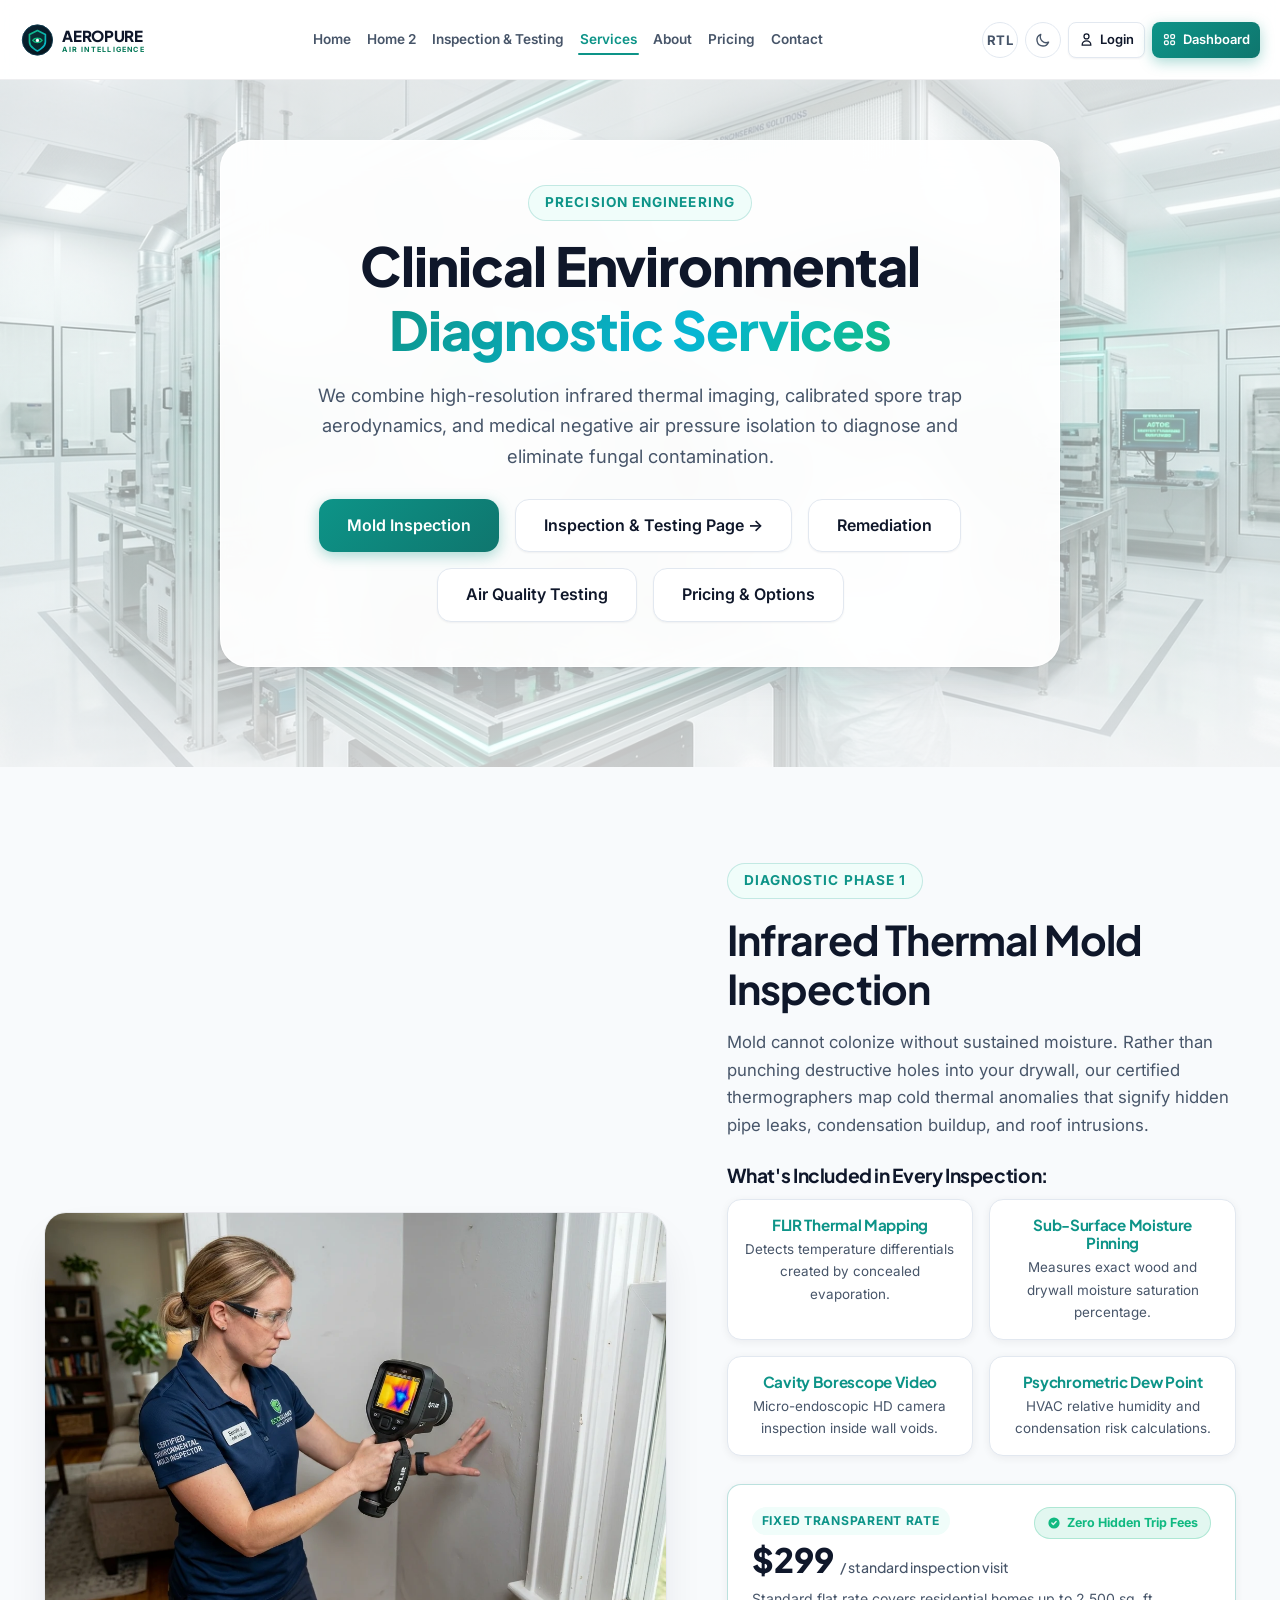
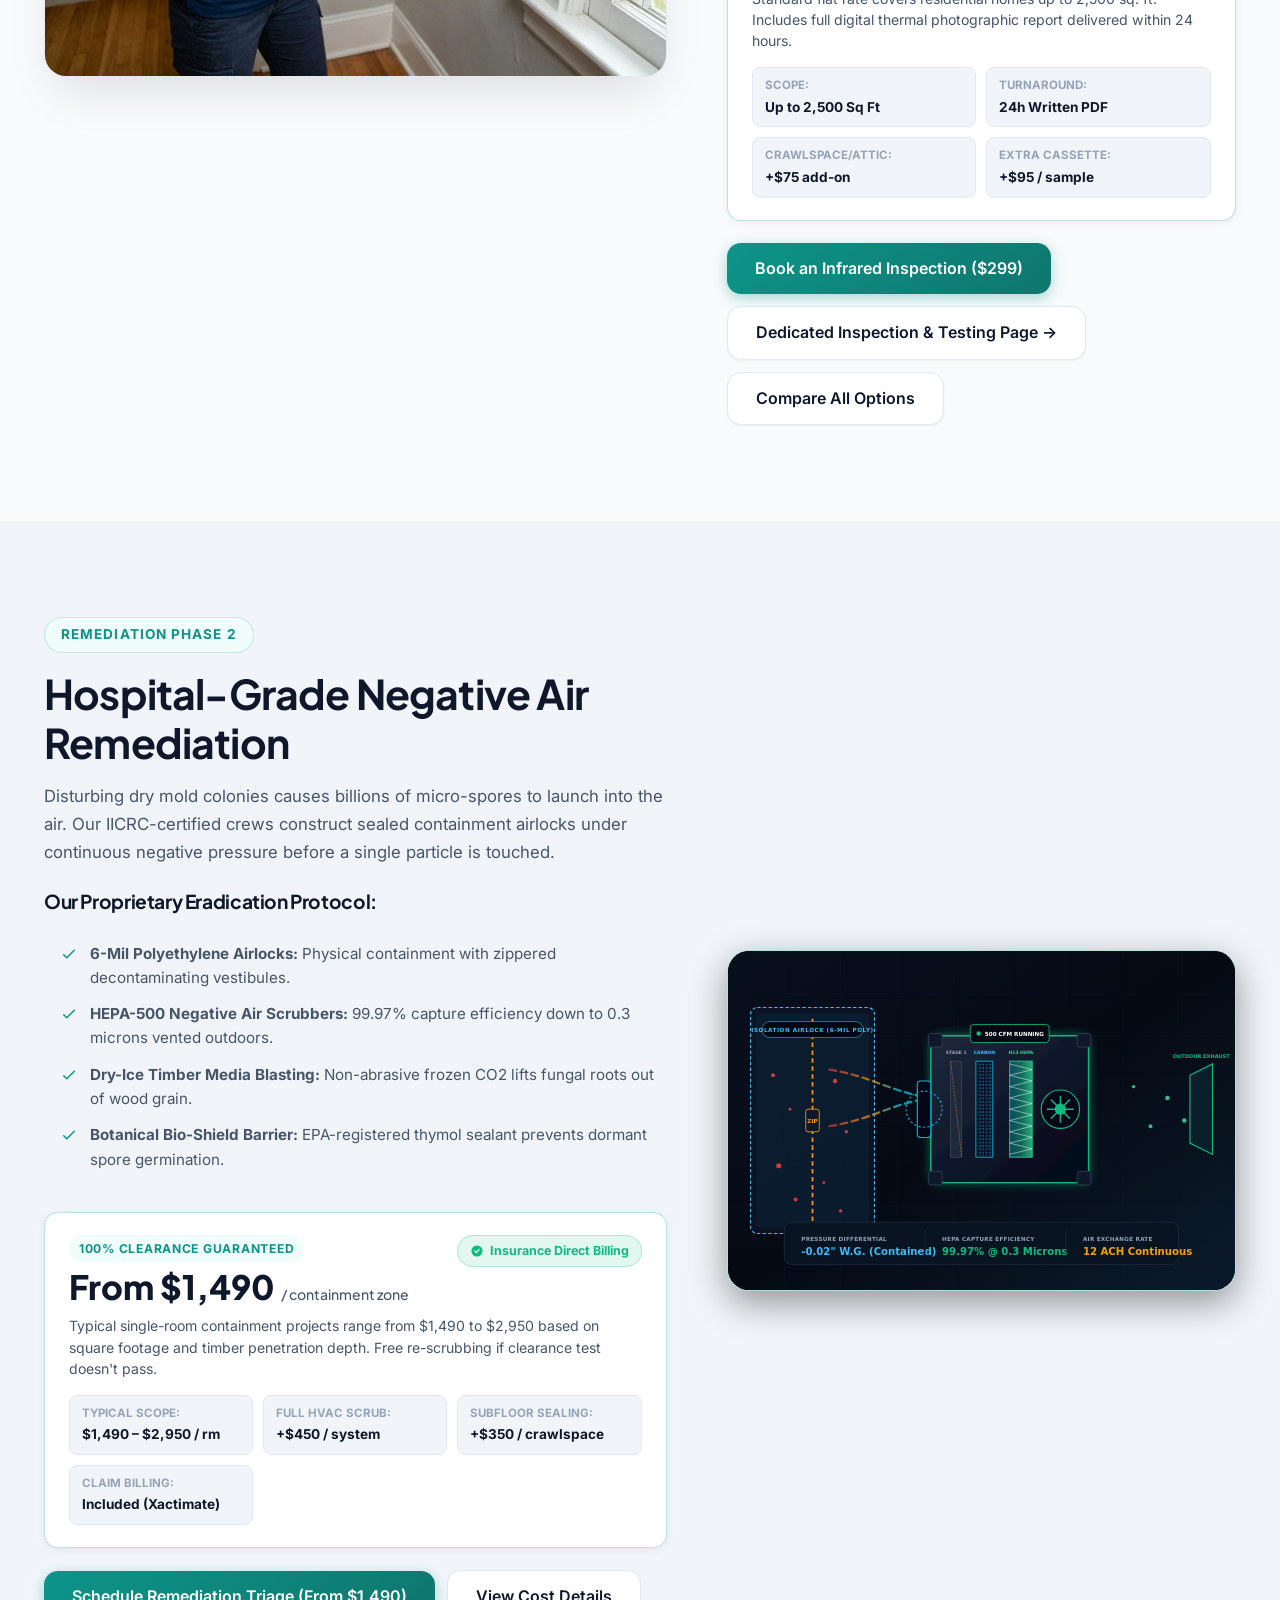
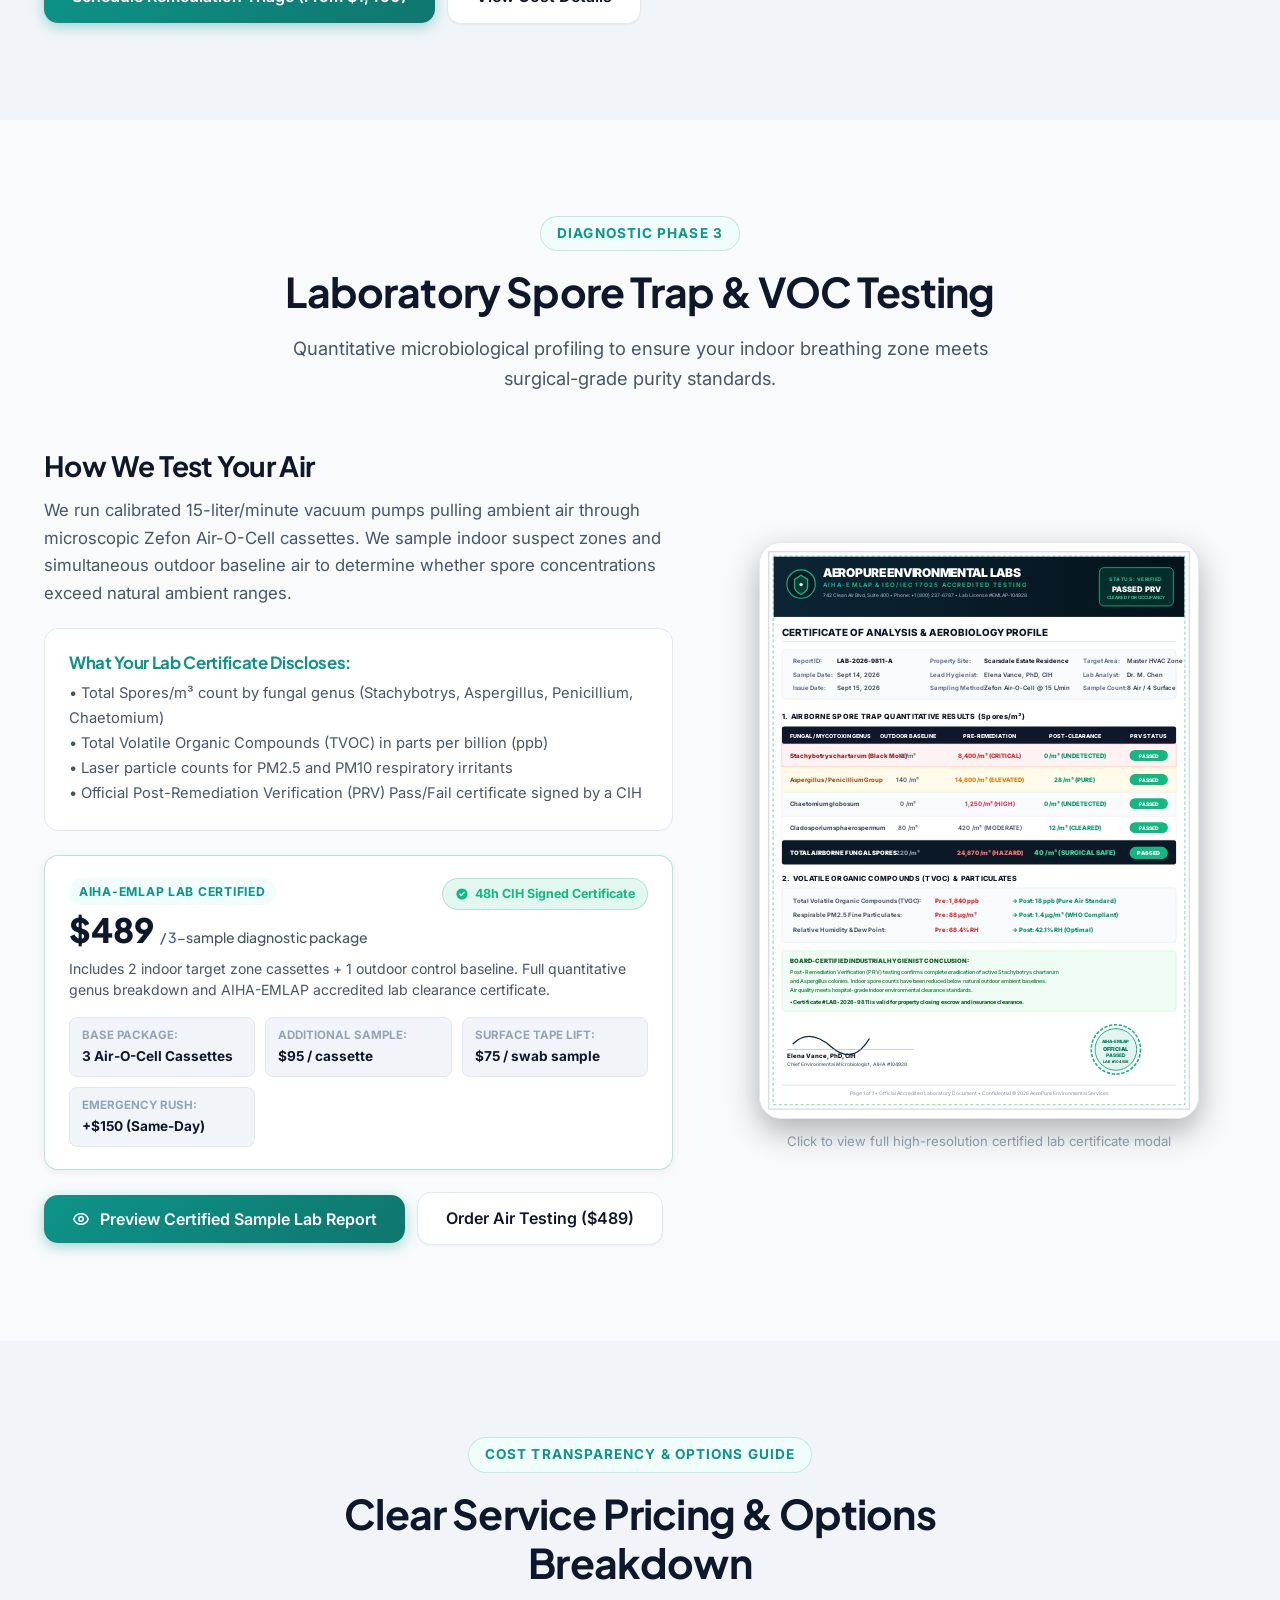
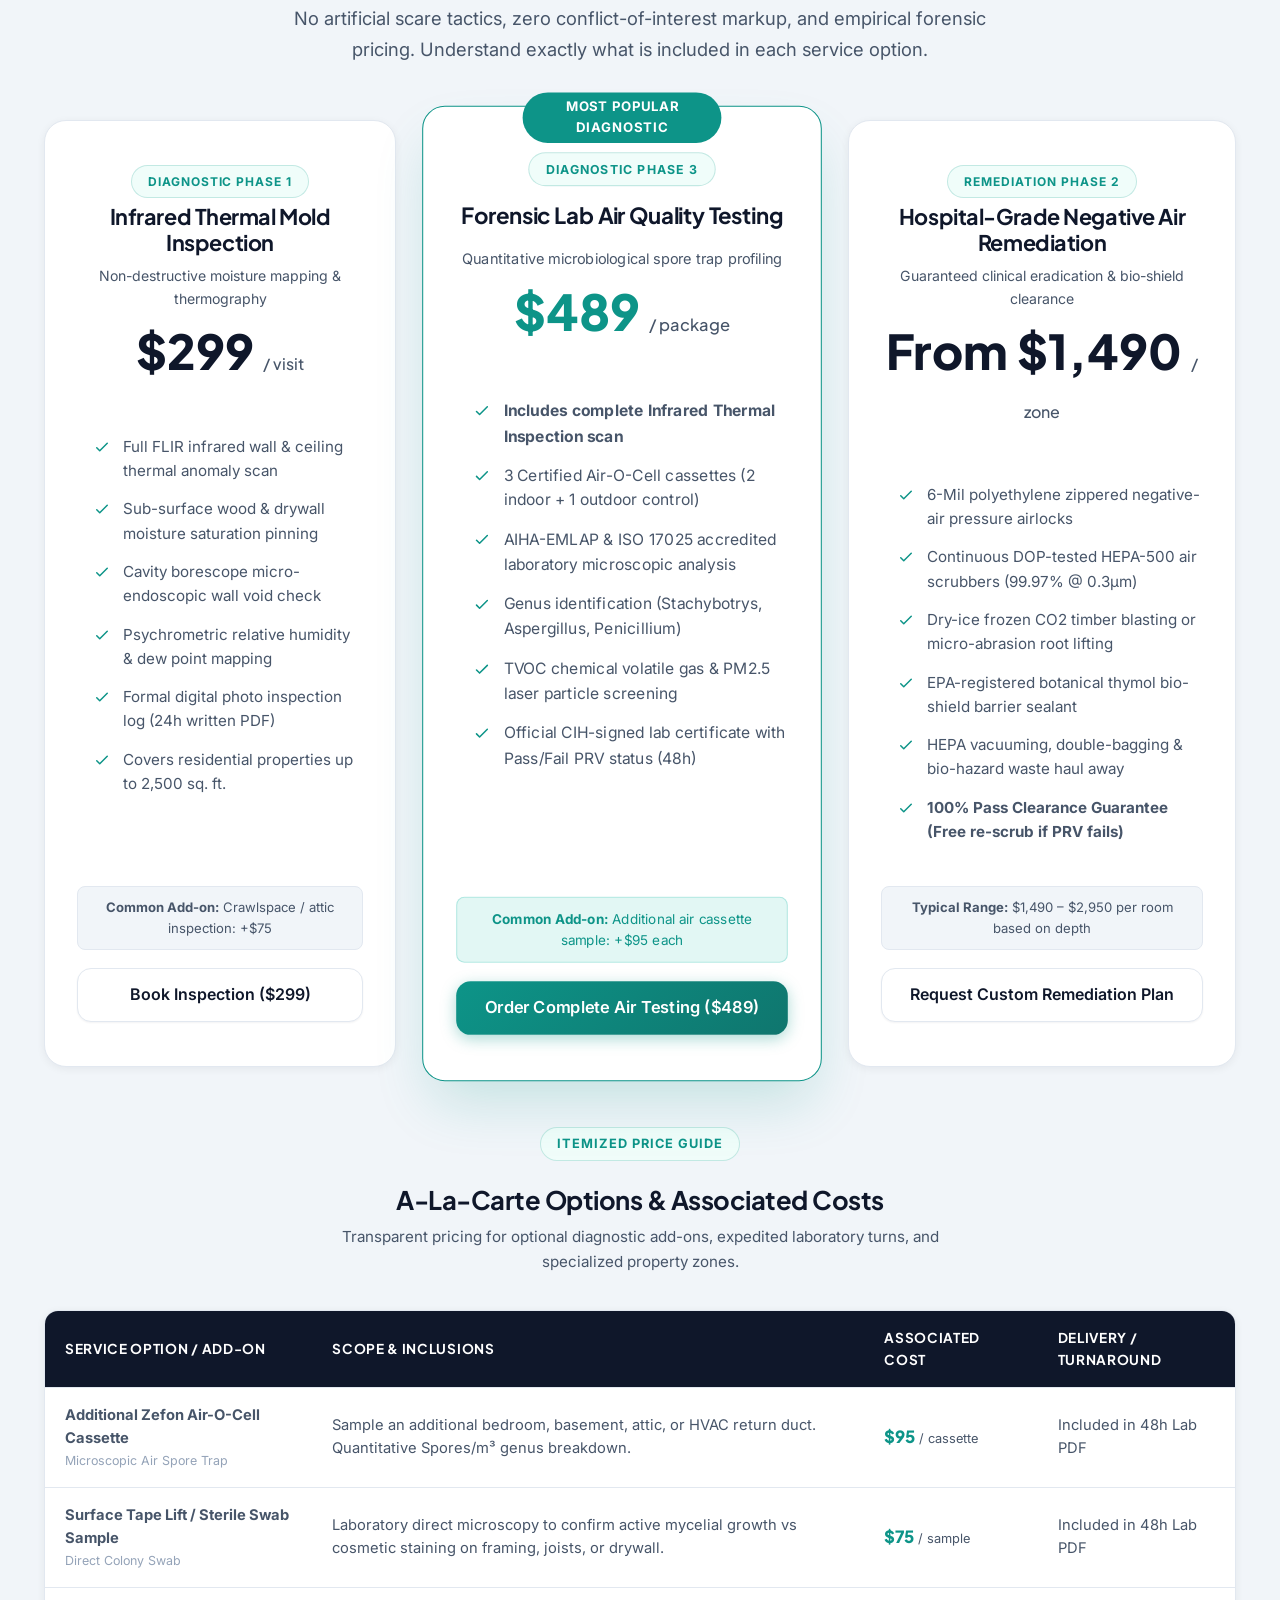
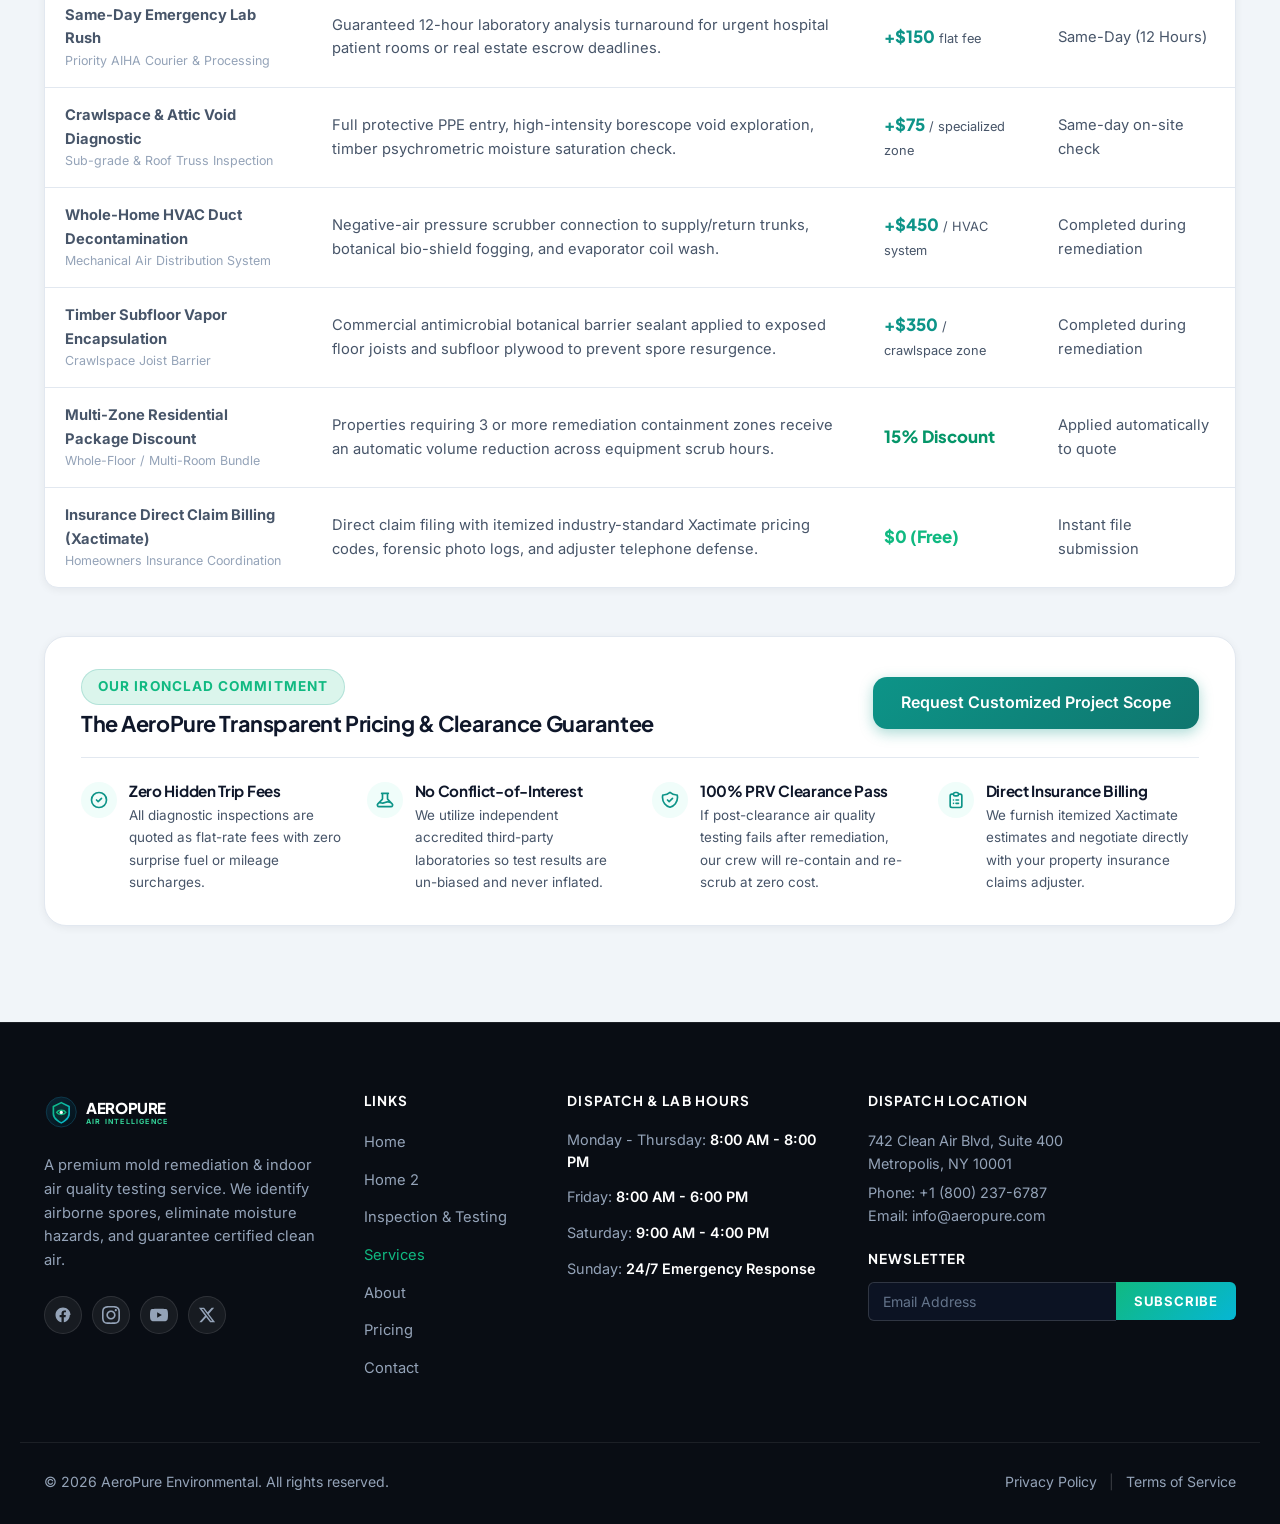
<file: pages/services.html>
<!DOCTYPE html>
<html lang="en" data-theme="light" dir="ltr">
<head>
  <meta charset="UTF-8">
  <meta name="viewport" content="width=device-width, initial-scale=1.0">
  <title>Services & Diagnostics | AeroPure Environmental</title>
  <meta name="description" content="Explore our clinical services: FLIR thermal mold inspections, medical-grade HEPA negative air remediation, and certified spore trap air quality testing.">
  <link rel="icon" type="image/svg+xml" href="../assets/images/favicon.svg">

  <link rel="stylesheet" href="../assets/css/style.css?v=2.3">
  <link rel="stylesheet" href="../assets/css/dark-mode.css?v=2.3">
  <link rel="stylesheet" href="../assets/css/rtl.css?v=2.3">

  <style>
    .site-header {
      position: fixed !important;
      top: 0 !important;
      left: 0 !important;
      right: 0 !important;
      width: 100% !important;
      z-index: 1000 !important;
    }
    body:has(.site-header) {
      padding-top: var(--header-height, 80px) !important;
    }

    @media (max-width: 768px) {
      .hero-services-page {
        padding-top: 24px !important;
        padding-bottom: 48px !important;
        padding-left: 16px !important;
        padding-right: 16px !important;
        width: 100% !important;
        max-width: 100% !important;
        box-sizing: border-box !important;
        overflow: hidden !important;
      }
      .hero-card-container {
        width: 100% !important;
        max-width: 100% !important;
        margin: 0 auto !important;
        padding: 30px 18px 32px 18px !important;
        border-radius: 20px !important;
        box-sizing: border-box !important;
        text-align: center !important;
        box-shadow: 0 16px 40px -10px rgba(0, 0, 0, 0.25) !important;
      }
      .hero-card-container .section-badge {
        margin-bottom: 12px !important;
        font-size: 0.78rem !important;
        padding: 5px 14px !important;
      }
      .hero-card-container h1 {
        font-size: clamp(1.45rem, 5.8vw, 1.95rem) !important;
        line-height: 1.25 !important;
        margin-bottom: 14px !important;
        letter-spacing: -0.02em !important;
        word-break: break-word !important;
        text-align: center !important;
      }
      .hero-card-container h1 br {
        display: inline !important;
      }
      .hero-card-container p {
        font-size: clamp(0.88rem, 3.6vw, 0.98rem) !important;
        line-height: 1.55 !important;
        margin-bottom: 22px !important;
        padding-left: 4px !important;
        padding-right: 4px !important;
        max-width: 100% !important;
        text-align: center !important;
      }
      .hero-card-container .hero-action-btns {
        display: flex !important;
        flex-direction: column !important;
        width: 100% !important;
        gap: 10px !important;
        align-items: stretch !important;
        box-sizing: border-box !important;
      }
      .hero-card-container .hero-action-btns .btn {
        width: 100% !important;
        max-width: 100% !important;
        justify-content: center !important;
        text-align: center !important;
        white-space: normal !important;
        word-break: break-word !important;
        padding: 12px 18px !important;
        min-height: 48px !important;
        font-size: 0.92rem !important;
        box-sizing: border-box !important;
      }
    }
  </style>
</head>
<body>

  <!-- Site Header -->
  <header class="site-header">
    <div class="container header-inner">
      <a href="../index.html" class="brand-logo" aria-label="AeroPure Homepage">
        <svg viewBox="0 0 178 50" width="142" height="40">
          <defs>
            <linearGradient id="logo-bg-grad" x1="0%" y1="0%" x2="100%" y2="100%">
              <stop offset="0%" stop-color="#0B2535"/>
              <stop offset="100%" stop-color="#04121A"/>
            </linearGradient>
            <linearGradient id="logo-grad" x1="0%" y1="0%" x2="100%" y2="100%">
              <stop offset="0%" stop-color="#10B981"/>
              <stop offset="100%" stop-color="#06B6D4"/>
            </linearGradient>
          </defs>
          <g transform="translate(2, 4)">
            <circle cx="21" cy="21" r="20" fill="url(#logo-bg-grad)" stroke="#0E3B4F" stroke-width="1.2"/>
            <path d="M21 8.5 L31.5 13.8 V23.5 C31.5 30.5 21 35.5 21 35.5 C21 35.5 10.5 30.5 10.5 23.5 V13.8 Z" fill="rgba(16, 185, 129, 0.12)" stroke="url(#logo-grad)" stroke-width="2.2" stroke-linejoin="round" stroke-linecap="round"/>
            <path d="M14.8 21.5 C17 17.8 25 17.8 27.2 21.5 C25 25.2 17 25.2 14.8 21.5 Z" fill="none" stroke="#10B981" stroke-width="1.8" stroke-linejoin="round"/>
            <circle cx="21" cy="21.5" r="2.2" fill="#FFFFFF"/>
          </g>
          <text x="56" y="27" font-family="'Plus Jakarta Sans', sans-serif" font-size="20" font-weight="800" fill="currentColor" letter-spacing="-0.5">AEROPURE</text>
          <text x="56" y="41" class="logo-tagline" font-family="'Inter', sans-serif" font-size="9.5" font-weight="700" fill="#047857" letter-spacing="1.6">AIR INTELLIGENCE</text>
        </svg>
      </a>

      <!-- Primary Navigation -->
      <nav class="main-nav" aria-label="Primary Navigation">
        <ul class="nav-links">
          <li><a href="../index.html" class="nav-link">Home</a></li>
          <li><a href="home-2.html" class="nav-link">Home 2</a></li>
          <li><a href="mold-inspection-testing.html" class="nav-link">Inspection &amp; Testing</a></li>
          <li><a href="services.html" class="nav-link active">Services</a></li>
          <li><a href="about.html" class="nav-link">About</a></li>
          <li><a href="pricing.html" class="nav-link">Pricing</a></li>
          <li><a href="contact.html" class="nav-link">Contact</a></li>
        </ul>
      </nav>

      <!-- Action Utilities -->
      <div class="header-actions">
        <!-- RTL Switcher -->
        <button type="button" class="icon-toggle-btn rtl-toggle-btn" title="Toggle RTL / LTR layout" aria-label="Toggle RTL layout">
          <span style="font-weight:700; font-size:0.82rem;">RTL</span>
        </button>

        <!-- Dark/Light Mode Switcher -->
        <button type="button" class="icon-toggle-btn theme-toggle-btn" title="Toggle Dark/Light Mode" aria-label="Toggle theme">
          <svg class="icon-moon" fill="none" stroke="currentColor" viewBox="0 0 24 24">
            <path stroke-linecap="round" stroke-linejoin="round" stroke-width="2" d="M20.354 15.354A9 9 0 018.646 3.646 9.003 9.003 0 0012 21a9.003 9.003 0 008.354-5.646z"/>
          </svg>
          <svg class="icon-sun" fill="none" stroke="currentColor" viewBox="0 0 24 24" style="display:none;">
            <path stroke-linecap="round" stroke-linejoin="round" stroke-width="2" d="M12 3v1m0 16v1m9-9h-1M4 12H3m15.364 6.364l-.707-.707M6.343 6.343l-.707-.707m12.728 0l-.707.707M6.343 17.657l-.707.707M16 12a4 4 0 11-8 0 4 4 0 018 0z"/>
          </svg>
        </button>

        <!-- Login & Dashboard Action Buttons -->
        <a href="login.html" class="btn btn-secondary btn-sm" id="navLoginBtn">
          <svg width="16" height="16" fill="none" stroke="currentColor" viewBox="0 0 24 24">
            <path stroke-linecap="round" stroke-linejoin="round" stroke-width="2" d="M16 7a4 4 0 11-8 0 4 4 0 018 0zM12 14a7 7 0 00-7 7h14a7 7 0 00-7-7z"/>
          </svg>
          <span>Login</span>
        </a>
        <a href="dashboard.html" class="btn btn-primary btn-sm" id="navDashBtn">
          <svg width="16" height="16" fill="none" stroke="currentColor" viewBox="0 0 24 24">
            <path stroke-linecap="round" stroke-linejoin="round" stroke-width="2" d="M4 6a2 2 0 012-2h2a2 2 0 012 2v2a2 2 0 01-2 2H6a2 2 0 01-2-2V6zM14 6a2 2 0 012-2h2a2 2 0 012 2v2a2 2 0 01-2 2h-2a2 2 0 01-2-2V6zM4 16a2 2 0 012-2h2a2 2 0 012 2v2a2 2 0 01-2 2H6a2 2 0 01-2-2v-2zM14 16a2 2 0 012-2h2a2 2 0 012 2v2a2 2 0 01-2 2h-2a2 2 0 01-2-2v-2z"/>
          </svg>
          <span>Dashboard</span>
        </a>

        <!-- Mobile Hamburger Button -->
        <button type="button" class="mobile-menu-toggle" aria-label="Open mobile navigation menu" aria-expanded="false">
          <svg fill="none" stroke="currentColor" viewBox="0 0 24 24">
            <path stroke-linecap="round" stroke-linejoin="round" stroke-width="2" d="M4 6h16M4 12h16M4 18h16"/>
          </svg>
        </button>
      </div>
    </div>
  </header>

  <!-- Mobile Drawer Menu -->
  <div class="drawer-backdrop"></div>
  <aside class="mobile-nav-drawer">
    <div class="drawer-header">
      <a href="index.html" class="brand-logo" aria-label="AeroPure Environmental Homepage">
        <svg viewBox="0 0 240 50" width="180" height="38">
          <defs>
            <linearGradient id="logo-bg-grad-drawer-srv" x1="0%" y1="0%" x2="100%" y2="100%">
              <stop offset="0%" stop-color="#0B2535"/>
              <stop offset="100%" stop-color="#04121A"/>
            </linearGradient>
            <linearGradient id="logo-grad-drawer-srv" x1="0%" y1="0%" x2="100%" y2="100%">
              <stop offset="0%" stop-color="#10B981"/>
              <stop offset="100%" stop-color="#06B6D4"/>
            </linearGradient>
          </defs>
          <g transform="translate(2, 4)">
            <circle cx="21" cy="21" r="20" fill="url(#logo-bg-grad-drawer-srv)" stroke="#0E3B4F" stroke-width="1.2"/>
            <path d="M21 8.5 L31.5 13.8 V23.5 C31.5 30.5 21 35.5 21 35.5 C21 35.5 10.5 30.5 10.5 23.5 V13.8 Z" fill="rgba(16, 185, 129, 0.12)" stroke="url(#logo-grad-drawer-srv)" stroke-width="2.2" stroke-linejoin="round" stroke-linecap="round"/>
            <path d="M14.8 21.5 C17 17.8 25 17.8 27.2 21.5 C25 25.2 17 25.2 14.8 21.5 Z" fill="none" stroke="#10B981" stroke-width="1.8" stroke-linejoin="round"/>
            <circle cx="21" cy="21.5" r="2.2" fill="#FFFFFF"/>
          </g>
          <text x="56" y="27" font-family="'Plus Jakarta Sans', sans-serif" font-size="20" font-weight="800" fill="currentColor" letter-spacing="-0.5">AEROPURE</text>
          <text x="56" y="41" class="logo-tagline" font-family="'Inter', sans-serif" font-size="9.5" font-weight="700" fill="#047857" letter-spacing="1.6">AIR INTELLIGENCE</text>
        </svg>
      </a>
      <button type="button" class="drawer-close-btn icon-toggle-btn"><svg width="20" height="20" fill="none" stroke="currentColor" viewBox="0 0 24 24"><path stroke-linecap="round" stroke-linejoin="round" stroke-width="2" d="M6 18L18 6M6 6l12 12"/></svg></button>
    </div>
    <ul class="drawer-nav-list">
      <li><a href="../index.html" class="drawer-nav-link">Home</a></li>
      <li><a href="home-2.html" class="drawer-nav-link">Home 2</a></li>
      <li><a href="mold-inspection-testing.html" class="drawer-nav-link">Inspection &amp; Testing</a></li>
      <li><a href="services.html" class="drawer-nav-link active">Services</a></li>
      <li><a href="about.html" class="drawer-nav-link">About</a></li>
      <li><a href="pricing.html" class="drawer-nav-link">Pricing</a></li>
      <li><a href="contact.html" class="drawer-nav-link">Contact</a></li>
    </ul>
    <div class="drawer-footer-actions">
      <div class="drawer-tools-row">
        <!-- RTL Switcher -->
        <button type="button" class="icon-toggle-btn rtl-toggle-btn" title="Toggle RTL / LTR layout" aria-label="Toggle RTL layout">
          <span style="font-weight:700; font-size:0.82rem;">RTL</span>
        </button>
        <!-- Dark/Light Mode Switcher -->
        <button type="button" class="icon-toggle-btn theme-toggle-btn" title="Toggle Dark/Light Mode" aria-label="Toggle theme">
          <svg class="icon-moon" fill="none" stroke="currentColor" viewBox="0 0 24 24">
            <path stroke-linecap="round" stroke-linejoin="round" stroke-width="2" d="M20.354 15.354A9 9 0 018.646 3.646 9.003 9.003 0 0012 21a9.003 9.003 0 008.354-5.646z"/>
          </svg>
          <svg class="icon-sun" fill="none" stroke="currentColor" viewBox="0 0 24 24" style="display:none;">
            <path stroke-linecap="round" stroke-linejoin="round" stroke-width="2" d="M12 3v1m0 16v1m9-9h-1M4 12H3m15.364 6.364l-.707-.707M6.343 6.343l-.707-.707m12.728 0l-.707.707M6.343 17.657l-.707.707M16 12a4 4 0 11-8 0 4 4 0 018 0z"/>
          </svg>
        </button>
      </div>
      <div class="drawer-cta-btns">
        <a href="login.html" class="btn btn-secondary btn-sm">
          <svg width="16" height="16" fill="none" stroke="currentColor" viewBox="0 0 24 24">
            <path stroke-linecap="round" stroke-linejoin="round" stroke-width="2" d="M16 7a4 4 0 11-8 0 4 4 0 018 0zM12 14a7 7 0 00-7 7h14a7 7 0 00-7-7z"/>
          </svg>
          <span>Login</span>
        </a>
        <a href="dashboard.html" class="btn btn-primary btn-sm">
          <svg width="16" height="16" fill="none" stroke="currentColor" viewBox="0 0 24 24">
            <path stroke-linecap="round" stroke-linejoin="round" stroke-width="2" d="M4 6a2 2 0 012-2h2a2 2 0 012 2v2a2 2 0 01-2 2H6a2 2 0 01-2-2V6zM14 6a2 2 0 012-2h2a2 2 0 012 2v2a2 2 0 01-2 2h-2a2 2 0 01-2-2V6zM4 16a2 2 0 012-2h2a2 2 0 012 2v2a2 2 0 01-2 2H6a2 2 0 01-2-2v-2zM14 16a2 2 0 012-2h2a2 2 0 012 2v2a2 2 0 01-2 2h-2a2 2 0 01-2-2v-2z"/>
          </svg>
          <span>Dashboard</span>
        </a>
      </div>
    </div>
  </aside>

  <main>
    <!-- SECTION 1: SERVICES INTRO & PHILOSOPHY -->
    <section class="section-padding hero-home-1 hero-services-page" style="padding-top:60px; text-align:center;">
      <div class="container hero-card-container" style="max-width:840px; margin:0 auto; text-align:center;">
        <span class="section-badge" style="margin-bottom:12px; display:inline-block;">Precision Engineering</span>
        <h1 style="margin-bottom:18px;">Clinical Environmental<br><span class="text-gradient">Diagnostic Services</span></h1>
        <p style="font-size:1.15rem; margin-bottom:28px; color:var(--text-secondary); max-width:680px; margin-left:auto; margin-right:auto;">
          We combine high-resolution infrared thermal imaging, calibrated spore trap aerodynamics, and medical negative air pressure isolation to diagnose and eliminate fungal contamination.
        </p>
        <div class="hero-action-btns" style="display:flex; justify-content:center; gap:16px; flex-wrap:wrap;">
          <a href="#inspection" class="btn btn-primary">Mold Inspection</a>
          <a href="mold-inspection-testing.html" class="btn btn-secondary">Inspection &amp; Testing Page &rarr;</a>
          <a href="#remediation" class="btn btn-secondary">Remediation</a>
          <a href="#testing" class="btn btn-secondary">Air Quality Testing</a>
          <a href="#pricing-breakdown" class="btn btn-secondary">Pricing & Options</a>
        </div>
      </div>
    </section>

    <!-- SECTION 2: MOLD INSPECTION (PROCESS + WHAT'S INCLUDED) -->
    <section class="section-padding" id="inspection">
      <div class="container hero-grid">
        <div class="hero-media-wrapper">
          <div class="hero-image-frame">
            <img src="../assets/images/mold-inspection-thermal.webp" alt="FLIR thermal moisture camera wall inspection" width="800" height="600">
          </div>
        </div>
        <div>
          <span class="section-badge">Diagnostic Phase 1</span>
          <h2 style="margin-bottom:16px;">Infrared Thermal Mold Inspection</h2>
          <p style="margin-bottom:24px;">
            Mold cannot colonize without sustained moisture. Rather than punching destructive holes into your drywall, our certified thermographers map cold thermal anomalies that signify hidden pipe leaks, condensation buildup, and roof intrusions.
          </p>
          <h4 style="margin-bottom:12px;">What's Included in Every Inspection:</h4>
          <div class="service-included-grid">
            <div class="diff-card" style="padding:16px;">
              <h5 style="color:var(--primary); font-size:0.95rem; margin-bottom:4px;">FLIR Thermal Mapping</h5>
              <p style="font-size:0.84rem; margin:0;">Detects temperature differentials created by concealed evaporation.</p>
            </div>
            <div class="diff-card" style="padding:16px;">
              <h5 style="color:var(--primary); font-size:0.95rem; margin-bottom:4px;">Sub-Surface Moisture Pinning</h5>
              <p style="font-size:0.84rem; margin:0;">Measures exact wood and drywall moisture saturation percentage.</p>
            </div>
            <div class="diff-card" style="padding:16px;">
              <h5 style="color:var(--primary); font-size:0.95rem; margin-bottom:4px;">Cavity Borescope Video</h5>
              <p style="font-size:0.84rem; margin:0;">Micro-endoscopic HD camera inspection inside wall voids.</p>
            </div>
            <div class="diff-card" style="padding:16px;">
              <h5 style="color:var(--primary); font-size:0.95rem; margin-bottom:4px;">Psychrometric Dew Point</h5>
              <p style="font-size:0.84rem; margin:0;">HVAC relative humidity and condensation risk calculations.</p>
            </div>
          </div>

          <!-- Clear Pricing & Service Options Box -->
          <div class="service-price-callout">
            <div style="display:flex; justify-content:space-between; align-items:flex-start; flex-wrap:wrap; gap:10px;">
              <div>
                <span class="service-price-badge">Fixed Transparent Rate</span>
                <div class="service-price-val">$299 <span class="service-price-unit">/ standard inspection visit</span></div>
              </div>
              <div class="service-price-status-pill">
                <svg width="14" height="14" fill="currentColor" viewBox="0 0 20 20"><path fill-rule="evenodd" d="M10 18a8 8 0 100-16 8 8 0 000 16zm3.707-9.293a1 1 0 00-1.414-1.414L9 10.586 7.707 9.293a1 1 0 00-1.414 1.414l2 2a1 1 0 001.414 0l4-4z" clip-rule="evenodd"/></svg>
                <span>Zero Hidden Trip Fees</span>
              </div>
            </div>
            <p class="service-price-desc">
              Standard flat rate covers residential homes up to 2,500 sq. ft. Includes full digital thermal photographic report delivered within 24 hours.
            </p>
            <div class="service-price-options-grid">
              <div class="price-option-tag">
                <span class="tag-title">Scope:</span>
                <span class="tag-val">Up to 2,500 Sq Ft</span>
              </div>
              <div class="price-option-tag">
                <span class="tag-title">Turnaround:</span>
                <span class="tag-val">24h Written PDF</span>
              </div>
              <div class="price-option-tag">
                <span class="tag-title">Crawlspace/Attic:</span>
                <span class="tag-val">+$75 add-on</span>
              </div>
              <div class="price-option-tag">
                <span class="tag-title">Extra Cassette:</span>
                <span class="tag-val">+$95 / sample</span>
              </div>
            </div>
          </div>

          <div style="display:flex; gap:12px; flex-wrap:wrap; align-items:center;">
            <a href="contact.html" class="btn btn-primary">Book an Infrared Inspection ($299)</a>
            <a href="mold-inspection-testing.html" class="btn btn-secondary">Dedicated Inspection &amp; Testing Page &rarr;</a>
            <a href="#pricing-breakdown" class="btn btn-secondary">Compare All Options</a>
          </div>
        </div>
      </div>
    </section>

    <!-- SECTION 3: REMEDIATION (PROCESS + EQUIPMENT/TECHNIQUE HIGHLIGHTS) -->
    <section class="section-padding" style="background:var(--bg-alt);" id="remediation">
      <div class="container hero-grid">
        <div>
          <span class="section-badge">Remediation Phase 2</span>
          <h2 style="margin-bottom:16px;">Hospital-Grade Negative Air Remediation</h2>
          <p style="margin-bottom:24px;">
            Disturbing dry mold colonies causes billions of micro-spores to launch into the air. Our IICRC-certified crews construct sealed containment airlocks under continuous negative pressure before a single particle is touched.
          </p>
          <h4 style="margin-bottom:12px;">Our Proprietary Eradication Protocol:</h4>
          <ul class="pricing-features" style="margin-bottom:28px;">
            <li style="margin-bottom:12px;">
              <svg fill="none" stroke="currentColor" viewBox="0 0 24 24"><path stroke-linecap="round" stroke-linejoin="round" stroke-width="2" d="M5 13l4 4L19 7"/></svg>
              <span><strong>6-Mil Polyethylene Airlocks:</strong> Physical containment with zippered decontaminating vestibules.</span>
            </li>
            <li style="margin-bottom:12px;">
              <svg fill="none" stroke="currentColor" viewBox="0 0 24 24"><path stroke-linecap="round" stroke-linejoin="round" stroke-width="2" d="M5 13l4 4L19 7"/></svg>
              <span><strong>HEPA-500 Negative Air Scrubbers:</strong> 99.97% capture efficiency down to 0.3 microns vented outdoors.</span>
            </li>
            <li style="margin-bottom:12px;">
              <svg fill="none" stroke="currentColor" viewBox="0 0 24 24"><path stroke-linecap="round" stroke-linejoin="round" stroke-width="2" d="M5 13l4 4L19 7"/></svg>
              <span><strong>Dry-Ice Timber Media Blasting:</strong> Non-abrasive frozen CO2 lifts fungal roots out of wood grain.</span>
            </li>
            <li style="margin-bottom:12px;">
              <svg fill="none" stroke="currentColor" viewBox="0 0 24 24"><path stroke-linecap="round" stroke-linejoin="round" stroke-width="2" d="M5 13l4 4L19 7"/></svg>
              <span><strong>Botanical Bio-Shield Barrier:</strong> EPA-registered thymol sealant prevents dormant spore germination.</span>
            </li>
          </ul>

          <!-- Clear Pricing & Service Options Box -->
          <div class="service-price-callout">
            <div style="display:flex; justify-content:space-between; align-items:flex-start; flex-wrap:wrap; gap:10px;">
              <div>
                <span class="service-price-badge">100% Clearance Guaranteed</span>
                <div class="service-price-val">From $1,490 <span class="service-price-unit">/ containment zone</span></div>
              </div>
              <div class="service-price-status-pill">
                <svg width="14" height="14" fill="currentColor" viewBox="0 0 20 20"><path fill-rule="evenodd" d="M10 18a8 8 0 100-16 8 8 0 000 16zm3.707-9.293a1 1 0 00-1.414-1.414L9 10.586 7.707 9.293a1 1 0 00-1.414 1.414l2 2a1 1 0 001.414 0l4-4z" clip-rule="evenodd"/></svg>
                <span>Insurance Direct Billing</span>
              </div>
            </div>
            <p class="service-price-desc">
              Typical single-room containment projects range from $1,490 to $2,950 based on square footage and timber penetration depth. Free re-scrubbing if clearance test doesn't pass.
            </p>
            <div class="service-price-options-grid">
              <div class="price-option-tag">
                <span class="tag-title">Typical Scope:</span>
                <span class="tag-val">$1,490 – $2,950 / rm</span>
              </div>
              <div class="price-option-tag">
                <span class="tag-title">Full HVAC Scrub:</span>
                <span class="tag-val">+$450 / system</span>
              </div>
              <div class="price-option-tag">
                <span class="tag-title">Subfloor Sealing:</span>
                <span class="tag-val">+$350 / crawlspace</span>
              </div>
              <div class="price-option-tag">
                <span class="tag-title">Claim Billing:</span>
                <span class="tag-val">Included (Xactimate)</span>
              </div>
            </div>
          </div>

          <div style="display:flex; gap:12px; flex-wrap:wrap; align-items:center;">
            <a href="contact.html" class="btn btn-primary">Schedule Remediation Triage (From $1,490)</a>
            <a href="#pricing-breakdown" class="btn btn-secondary">View Cost Details</a>
          </div>
        </div>
        <div class="hero-media-wrapper">
          <div class="hero-image-frame" style="border:1px solid rgba(16,185,129,0.3); box-shadow:0 12px 36px rgba(0,0,0,0.4); border-radius:var(--radius-lg); overflow:hidden;">
            <img src="../assets/images/hepa-negative-air-system.svg" alt="Engineering schematic of industrial HEPA-500 negative air pressure containment scrubber system" width="900" height="600" style="width:100%; height:auto; display:block;">
          </div>
        </div>
      </div>
    </section>

    <!-- SECTION 4: AIR QUALITY TESTING & SAMPLE REPORT PREVIEW -->
    <section class="section-padding" id="testing">
      <div class="container">
        <div class="section-header">
          <span class="section-badge">Diagnostic Phase 3</span>
          <h2 class="section-title">Laboratory Spore Trap & VOC Testing</h2>
          <p class="section-subtitle">Quantitative microbiological profiling to ensure your indoor breathing zone meets surgical-grade purity standards.</p>
        </div>

        <div class="coverage-grid">
          <div>
            <h3 style="margin-bottom:14px;">How We Test Your Air</h3>
            <p style="margin-bottom:20px;">
              We run calibrated 15-liter/minute vacuum pumps pulling ambient air through microscopic Zefon Air-O-Cell cassettes. We sample indoor suspect zones and simultaneous outdoor baseline air to determine whether spore concentrations exceed natural ambient ranges.
            </p>
            <div style="background:var(--bg-surface); padding:24px; border-radius:var(--radius-md); border:1px solid var(--border-color); margin-bottom:24px;">
              <h4 style="font-size:1.05rem; margin-bottom:8px; color:var(--primary);">What Your Lab Certificate Discloses:</h4>
              <ul style="font-size:0.92rem; color:var(--text-secondary); line-height:1.7;">
                <li>&bull; Total Spores/m³ count by fungal genus (Stachybotrys, Aspergillus, Penicillium, Chaetomium)</li>
                <li>&bull; Total Volatile Organic Compounds (TVOC) in parts per billion (ppb)</li>
                <li>&bull; Laser particle counts for PM2.5 and PM10 respiratory irritants</li>
                <li>&bull; Official Post-Remediation Verification (PRV) Pass/Fail certificate signed by a CIH</li>
              </ul>
            </div>

            <!-- Clear Pricing & Service Options Box -->
            <div class="service-price-callout">
              <div style="display:flex; justify-content:space-between; align-items:flex-start; flex-wrap:wrap; gap:10px;">
                <div>
                  <span class="service-price-badge">AIHA-EMLAP Lab Certified</span>
                  <div class="service-price-val">$489 <span class="service-price-unit">/ 3-sample diagnostic package</span></div>
                </div>
                <div class="service-price-status-pill">
                  <svg width="14" height="14" fill="currentColor" viewBox="0 0 20 20"><path fill-rule="evenodd" d="M10 18a8 8 0 100-16 8 8 0 000 16zm3.707-9.293a1 1 0 00-1.414-1.414L9 10.586 7.707 9.293a1 1 0 00-1.414 1.414l2 2a1 1 0 001.414 0l4-4z" clip-rule="evenodd"/></svg>
                  <span>48h CIH Signed Certificate</span>
                </div>
              </div>
              <p class="service-price-desc">
                Includes 2 indoor target zone cassettes + 1 outdoor control baseline. Full quantitative genus breakdown and AIHA-EMLAP accredited lab clearance certificate.
              </p>
              <div class="service-price-options-grid">
                <div class="price-option-tag">
                  <span class="tag-title">Base Package:</span>
                  <span class="tag-val">3 Air-O-Cell Cassettes</span>
                </div>
                <div class="price-option-tag">
                  <span class="tag-title">Additional Sample:</span>
                  <span class="tag-val">$95 / cassette</span>
                </div>
                <div class="price-option-tag">
                  <span class="tag-title">Surface Tape Lift:</span>
                  <span class="tag-val">$75 / swab sample</span>
                </div>
                <div class="price-option-tag">
                  <span class="tag-title">Emergency Rush:</span>
                  <span class="tag-val">+$150 (Same-Day)</span>
                </div>
              </div>
            </div>

            <div style="display:flex; gap:12px; flex-wrap:wrap; align-items:center;">
              <button type="button" class="btn btn-primary" onclick="openModal('sampleReportModal')">
                <svg width="18" height="18" fill="none" stroke="currentColor" viewBox="0 0 24 24"><path stroke-linecap="round" stroke-linejoin="round" stroke-width="2" d="M15 12a3 3 0 11-6 0 3 3 0 016 0z"/><path stroke-linecap="round" stroke-linejoin="round" stroke-width="2" d="M2.458 12C3.732 7.943 7.523 5 12 5c4.478 0 8.268 2.943 9.542 7-1.274 4.057-5.064 7-9.542 7-4.477 0-8.268-2.943-9.542-7z"/></svg>
                <span>Preview Certified Sample Lab Report</span>
              </button>
              <a href="contact.html" class="btn btn-secondary">Order Air Testing ($489)</a>
            </div>
          </div>

          <div class="hero-media-wrapper" style="text-align:center;">
            <div class="hero-image-frame" style="max-width:440px; margin:0 auto; cursor:pointer; border:1px solid var(--border-color); border-radius:var(--radius-lg); overflow:hidden; box-shadow:0 12px 32px rgba(0,0,0,0.3); background:#FFFFFF;" onclick="openModal('sampleReportModal')">
              <svg xmlns="http://www.w3.org/2000/svg" viewBox="0 0 800 1050" width="100%" height="auto" style="display:block; font-family:'Inter', system-ui, -apple-system, sans-serif;">
                <defs>
                  <linearGradient id="cert-hdr-grad-in" x1="0%" y1="0%" x2="100%" y2="0%">
                    <stop offset="0%" stop-color="#0B2535"/>
                    <stop offset="100%" stop-color="#04121A"/>
                  </linearGradient>
                  <linearGradient id="stamp-grad-in" x1="0%" y1="0%" x2="100%" y2="100%">
                    <stop offset="0%" stop-color="#10B981"/>
                    <stop offset="100%" stop-color="#059669"/>
                  </linearGradient>
                </defs>

                <rect x="0" y="0" width="800" height="1050" fill="#FFFFFF"/>
                <rect x="16" y="16" width="768" height="1018" fill="#FFFFFF" stroke="#CBD5E1" stroke-width="2"/>
                <rect x="24" y="24" width="752" height="1002" fill="none" stroke="#10B981" stroke-width="1" stroke-dasharray="6,4"/>

                <!-- HEADER BANNER -->
                <rect x="25" y="25" width="750" height="110" fill="url(#cert-hdr-grad-in)"/>
                
                <g transform="translate(45, 45)">
                  <circle cx="30" cy="30" r="26" fill="#0B1926" stroke="#10B981" stroke-width="2"/>
                  <path d="M30 14 L42 21.5 V35 C42 43 30 49 30 49 C30 49 18 43 18 35 V21.5 Z" fill="rgba(16, 185, 129, 0.2)" stroke="#10B981" stroke-width="2.2"/>
                  <circle cx="30" cy="31" r="3" fill="#FFFFFF"/>
                </g>

                <text x="115" y="62" font-size="22" font-weight="900" fill="#FFFFFF" letter-spacing="-0.5">AEROPURE ENVIRONMENTAL LABS</text>
                <text x="115" y="80" font-size="11" font-weight="700" fill="#10B981" letter-spacing="2">AIHA-EMLAP &amp; ISO/IEC 17025 ACCREDITED TESTING</text>
                <text x="115" y="98" font-size="9" font-weight="500" fill="#94A3B8">742 Clean Air Blvd, Suite 400 &bull; Phone: +1 (800) 237-6787 &bull; Lab License #EMLAP-104928</text>

                <g transform="translate(620, 45)">
                  <rect width="135" height="70" rx="8" fill="rgba(16, 185, 129, 0.15)" stroke="#10B981" stroke-width="1.5"/>
                  <text x="67" y="24" font-size="9" font-weight="800" fill="#10B981" text-anchor="middle" letter-spacing="1">STATUS: VERIFIED</text>
                  <text x="67" y="44" font-size="14" font-weight="900" fill="#FFFFFF" text-anchor="middle">PASSED PRV</text>
                  <text x="67" y="58" font-size="8" font-weight="600" fill="#34D399" text-anchor="middle">CLEARED FOR OCCUPANCY</text>
                </g>

                <text x="40" y="170" font-size="18" font-weight="800" fill="#0F172A">CERTIFICATE OF ANALYSIS &amp; AEROBIOLOGY PROFILE</text>
                <line x1="40" y1="180" x2="760" y2="180" stroke="#E2E8F0" stroke-width="2"/>

                <rect x="40" y="195" width="720" height="90" rx="6" fill="#F8FAFC" stroke="#E2E8F0" stroke-width="1"/>
                
                <g font-size="11" fill="#334155">
                  <text x="60" y="220" font-weight="700" fill="#64748B">Report ID:</text>
                  <text x="140" y="220" font-weight="800" fill="#0F172A">LAB-2026-9811-A</text>
                  
                  <text x="60" y="244" font-weight="700" fill="#64748B">Sample Date:</text>
                  <text x="140" y="244" font-weight="600">Sept 14, 2026</text>

                  <text x="60" y="268" font-weight="700" fill="#64748B">Issue Date:</text>
                  <text x="140" y="268" font-weight="600">Sept 15, 2026</text>

                  <text x="310" y="220" font-weight="700" fill="#64748B">Property Site:</text>
                  <text x="410" y="220" font-weight="700" fill="#0F172A">Scarsdale Estate Residence</text>

                  <text x="310" y="244" font-weight="700" fill="#64748B">Lead Hygienist:</text>
                  <text x="410" y="244" font-weight="600">Elena Vance, PhD, CIH</text>

                  <text x="310" y="268" font-weight="700" fill="#64748B">Sampling Method:</text>
                  <text x="410" y="268" font-weight="600">Zefon Air-O-Cell @ 15 L/min</text>

                  <text x="590" y="220" font-weight="700" fill="#64748B">Target Area:</text>
                  <text x="670" y="220" font-weight="600">Master HVAC Zone</text>

                  <text x="590" y="244" font-weight="700" fill="#64748B">Lab Analyst:</text>
                  <text x="670" y="244" font-weight="600">Dr. M. Chen</text>

                  <text x="590" y="268" font-weight="700" fill="#64748B">Sample Count:</text>
                  <text x="670" y="268" font-weight="600">8 Air / 4 Surface</text>
                </g>

                <text x="40" y="322" font-size="13" font-weight="800" fill="#0F172A" letter-spacing="0.5">1. AIRBORNE SPORE TRAP QUANTITATIVE RESULTS (Spores/m³)</text>
                
                <rect x="40" y="335" width="720" height="32" fill="#0F172A" rx="4"/>
                <g font-size="10" font-weight="800" fill="#FFFFFF">
                  <text x="55" y="356">FUNGAL / MYCOTOXIN GENUS</text>
                  <text x="270" y="356" text-anchor="middle">OUTDOOR BASELINE</text>
                  <text x="420" y="356" text-anchor="middle">PRE-REMEDIATION</text>
                  <text x="575" y="356" text-anchor="middle">POST-CLEARANCE</text>
                  <text x="710" y="356" text-anchor="middle">PRV STATUS</text>
                </g>

                <rect x="40" y="367" width="720" height="42" fill="#FEF2F2" stroke="#FCA5A5" stroke-width="0.8"/>
                <text x="55" y="392" font-size="11" font-weight="800" fill="#991B1B">Stachybotrys chartarum (Black Mold)</text>
                <text x="270" y="392" font-size="11" font-weight="600" fill="#475569" text-anchor="middle">0 /m³</text>
                <text x="420" y="392" font-size="11" font-weight="800" fill="#DC2626" text-anchor="middle">8,400 /m³ (CRITICAL)</text>
                <text x="575" y="392" font-size="11" font-weight="800" fill="#059669" text-anchor="middle">0 /m³ (UNDETECTED)</text>
                <rect x="675" y="378" width="70" height="20" rx="10" fill="#10B981"/>
                <text x="710" y="392" font-size="9" font-weight="800" fill="#FFFFFF" text-anchor="middle">PASSED</text>

                <rect x="40" y="411" width="720" height="42" fill="#FFFBEB" stroke="#FDE68A" stroke-width="0.8"/>
                <text x="55" y="436" font-size="11" font-weight="700" fill="#92400E">Aspergillus / Penicillium Group</text>
                <text x="270" y="436" font-size="11" font-weight="600" fill="#475569" text-anchor="middle">140 /m³</text>
                <text x="420" y="436" font-size="11" font-weight="800" fill="#D97706" text-anchor="middle">14,800 /m³ (ELEVATED)</text>
                <text x="575" y="436" font-size="11" font-weight="800" fill="#059669" text-anchor="middle">28 /m³ (PURE)</text>
                <rect x="675" y="422" width="70" height="20" rx="10" fill="#10B981"/>
                <text x="710" y="436" font-size="9" font-weight="800" fill="#FFFFFF" text-anchor="middle">PASSED</text>

                <rect x="40" y="455" width="720" height="42" fill="#F8FAFC" stroke="#E2E8F0" stroke-width="0.8"/>
                <text x="55" y="480" font-size="11" font-weight="700" fill="#334155">Chaetomium globosum</text>
                <text x="270" y="480" font-size="11" font-weight="600" fill="#475569" text-anchor="middle">0 /m³</text>
                <text x="420" y="480" font-size="11" font-weight="700" fill="#E11D48" text-anchor="middle">1,250 /m³ (HIGH)</text>
                <text x="575" y="480" font-size="11" font-weight="800" fill="#059669" text-anchor="middle">0 /m³ (UNDETECTED)</text>
                <rect x="675" y="466" width="70" height="20" rx="10" fill="#10B981"/>
                <text x="710" y="480" font-size="9" font-weight="800" fill="#FFFFFF" text-anchor="middle">PASSED</text>

                <rect x="40" y="499" width="720" height="42" fill="#FFFFFF" stroke="#E2E8F0" stroke-width="0.8"/>
                <text x="55" y="524" font-size="11" font-weight="700" fill="#334155">Cladosporium sphaerospermum</text>
                <text x="270" y="524" font-size="11" font-weight="600" fill="#475569" text-anchor="middle">80 /m³</text>
                <text x="420" y="524" font-size="11" font-weight="600" fill="#475569" text-anchor="middle">420 /m³ (MODERATE)</text>
                <text x="575" y="524" font-size="11" font-weight="800" fill="#059669" text-anchor="middle">12 /m³ (CLEARED)</text>
                <rect x="675" y="510" width="70" height="20" rx="10" fill="#10B981"/>
                <text x="710" y="524" font-size="9" font-weight="800" fill="#FFFFFF" text-anchor="middle">PASSED</text>

                <rect x="40" y="543" width="720" height="44" fill="#0B1926" rx="4"/>
                <text x="55" y="569" font-size="11" font-weight="900" fill="#FFFFFF">TOTAL AIRBORNE FUNGAL SPORES</text>
                <text x="270" y="569" font-size="11" font-weight="800" fill="#94A3B8" text-anchor="middle">220 /m³</text>
                <text x="420" y="569" font-size="11" font-weight="900" fill="#F87171" text-anchor="middle">24,870 /m³ (HAZARD)</text>
                <text x="575" y="569" font-size="12" font-weight="900" fill="#34D399" text-anchor="middle">40 /m³ (SURGICAL SAFE)</text>
                <rect x="675" y="555" width="70" height="22" rx="11" fill="#10B981"/>
                <text x="710" y="570" font-size="10" font-weight="900" fill="#FFFFFF" text-anchor="middle">PASSED</text>

                <text x="40" y="618" font-size="13" font-weight="800" fill="#0F172A" letter-spacing="0.5">2. VOLATILE ORGANIC COMPOUNDS (TVOC) &amp; PARTICULATES</text>
                
                <rect x="40" y="630" width="720" height="100" rx="6" fill="#F8FAFC" stroke="#E2E8F0" stroke-width="1"/>
                
                <g font-size="11">
                  <text x="60" y="658" font-weight="700" fill="#475569">Total Volatile Organic Compounds (TVOC):</text>
                  <text x="320" y="658" font-weight="800" fill="#DC2626">Pre: 1,840 ppb</text>
                  <text x="460" y="658" font-weight="800" fill="#059669">&rarr; Post: 18 ppb (Pure Air Standard)</text>
                  
                  <text x="60" y="684" font-weight="700" fill="#475569">Respirable PM2.5 Fine Particulates:</text>
                  <text x="320" y="684" font-weight="800" fill="#DC2626">Pre: 88 &#181;g/m&#179;</text>
                  <text x="460" y="684" font-weight="800" fill="#059669">&rarr; Post: 1.4 &#181;g/m&#179; (WHO Compliant)</text>

                  <text x="60" y="710" font-weight="700" fill="#475569">Relative Humidity &amp; Dew Point:</text>
                  <text x="320" y="710" font-weight="800" fill="#DC2626">Pre: 68.4% RH</text>
                  <text x="460" y="710" font-weight="800" fill="#059669">&rarr; Post: 42.1% RH (Optimal)</text>
                </g>

                <rect x="40" y="745" width="720" height="110" rx="6" fill="#F0FDF4" stroke="#BBF7D0" stroke-width="1"/>
                <text x="55" y="768" font-size="11" font-weight="900" fill="#166534">BOARD-CERTIFIED INDUSTRIAL HYGIENIST CONCLUSION:</text>
                <text x="55" y="788" font-size="10" font-weight="500" fill="#15803D">Post-Remediation Verification (PRV) testing confirms complete eradication of active Stachybotrys chartarum</text>
                <text x="55" y="804" font-size="10" font-weight="500" fill="#15803D">and Aspergillus colonies. Indoor spore counts have been reduced below natural outdoor ambient baselines.</text>
                <text x="55" y="820" font-size="10" font-weight="500" fill="#15803D">Air quality meets hospital-grade indoor environmental clearance standards.</text>
                <text x="55" y="842" font-size="10" font-weight="800" fill="#166534">&bull; Certificate #LAB-2026-9811 is valid for property closing escrow and insurance clearance.</text>

                <g transform="translate(40, 875)">
                  <path d="M 20 40 Q 50 10 90 45 T 160 30" fill="none" stroke="#0F2C3E" stroke-width="2.5"/>
                  <line x1="10" y1="50" x2="240" y2="50" stroke="#94A3B8" stroke-width="1"/>
                  <text x="10" y="66" font-size="11" font-weight="800" fill="#0F172A">Elena Vance, PhD, CIH</text>
                  <text x="10" y="80" font-size="9" font-weight="600" fill="#64748B">Chief Environmental Microbiologist, AIHA #104928</text>

                  <g transform="translate(560, 20)">
                    <circle cx="50" cy="30" r="45" fill="none" stroke="#10B981" stroke-width="3" stroke-dasharray="6,3"/>
                    <circle cx="50" cy="30" r="38" fill="url(#stamp-grad-in)" opacity="0.12"/>
                    <circle cx="50" cy="30" r="38" fill="none" stroke="#059669" stroke-width="1.5"/>
                    <text x="50" y="18" font-size="8" font-weight="900" fill="#059669" text-anchor="middle">AIHA-EMLAP</text>
                    <text x="50" y="32" font-size="10" font-weight="900" fill="#047857" text-anchor="middle">OFFICIAL</text>
                    <text x="50" y="44" font-size="9" font-weight="900" fill="#059669" text-anchor="middle">PASSED</text>
                    <text x="50" y="54" font-size="7" font-weight="700" fill="#065F46" text-anchor="middle">LAB #104928</text>
                  </g>
                </g>

                <line x1="40" y1="990" x2="760" y2="990" stroke="#CBD5E1" stroke-width="1"/>
                <text x="400" y="1008" font-size="9" font-weight="500" fill="#94A3B8" text-anchor="middle">Page 1 of 1 &bull; Official Accredited Laboratory Document &bull; Confidential &copy; 2026 AeroPure Environmental Services</text>
              </svg>
            </div>
            <p style="font-size:0.82rem; color:var(--text-muted); margin-top:12px;">Click to view full high-resolution certified lab certificate modal</p>
          </div>
        </div>
      </div>
    </section>

    <!-- SECTION 5: COMPREHENSIVE SERVICE PRICING & OPTIONS BREAKDOWN -->
    <section class="section-padding" style="background:var(--bg-alt);" id="pricing-breakdown">
      <div class="container">
        <div class="section-header">
          <span class="section-badge">Cost Transparency &amp; Options Guide</span>
          <h2 class="section-title">Clear Service Pricing &amp; Options Breakdown</h2>
          <p class="section-subtitle">No artificial scare tactics, zero conflict-of-interest markup, and empirical forensic pricing. Understand exactly what is included in each service option.</p>
        </div>

        <!-- 3-Tier Side-by-Side Service Pricing Cards -->
        <div class="pricing-grid-3">
          <!-- Option 1: Mold Inspection -->
          <div class="pricing-card">
            <div class="pricing-header">
              <span class="section-badge" style="font-size:0.75rem; margin-bottom:6px;">Diagnostic Phase 1</span>
              <h3 class="pricing-title">Infrared Thermal Mold Inspection</h3>
              <p style="font-size:0.88rem; color:var(--text-secondary);">Non-destructive moisture mapping &amp; thermography</p>
              <div class="pricing-price">$299 <span>/ visit</span></div>
            </div>
            <ul class="pricing-features">
              <li>
                <svg fill="none" stroke="currentColor" viewBox="0 0 24 24"><path stroke-linecap="round" stroke-linejoin="round" stroke-width="2" d="M5 13l4 4L19 7"/></svg>
                <span>Full FLIR infrared wall &amp; ceiling thermal anomaly scan</span>
              </li>
              <li>
                <svg fill="none" stroke="currentColor" viewBox="0 0 24 24"><path stroke-linecap="round" stroke-linejoin="round" stroke-width="2" d="M5 13l4 4L19 7"/></svg>
                <span>Sub-surface wood &amp; drywall moisture saturation pinning</span>
              </li>
              <li>
                <svg fill="none" stroke="currentColor" viewBox="0 0 24 24"><path stroke-linecap="round" stroke-linejoin="round" stroke-width="2" d="M5 13l4 4L19 7"/></svg>
                <span>Cavity borescope micro-endoscopic wall void check</span>
              </li>
              <li>
                <svg fill="none" stroke="currentColor" viewBox="0 0 24 24"><path stroke-linecap="round" stroke-linejoin="round" stroke-width="2" d="M5 13l4 4L19 7"/></svg>
                <span>Psychrometric relative humidity &amp; dew point mapping</span>
              </li>
              <li>
                <svg fill="none" stroke="currentColor" viewBox="0 0 24 24"><path stroke-linecap="round" stroke-linejoin="round" stroke-width="2" d="M5 13l4 4L19 7"/></svg>
                <span>Formal digital photo inspection log (24h written PDF)</span>
              </li>
              <li>
                <svg fill="none" stroke="currentColor" viewBox="0 0 24 24"><path stroke-linecap="round" stroke-linejoin="round" stroke-width="2" d="M5 13l4 4L19 7"/></svg>
                <span>Covers residential properties up to 2,500 sq. ft.</span>
              </li>
            </ul>
            <div style="background:var(--bg-alt); padding:10px 14px; border-radius:var(--radius-sm); border:1px solid var(--border-color); margin-bottom:18px; font-size:0.82rem; color:var(--text-secondary);">
              <strong>Common Add-on:</strong> Crawlspace / attic inspection: +$75
            </div>
            <a href="contact.html" class="btn btn-secondary" style="width:100%;">Book Inspection ($299)</a>
          </div>

          <!-- Option 2: Air Testing (Featured) -->
          <div class="pricing-card featured">
            <span class="popular-badge">Most Popular Diagnostic</span>
            <div class="pricing-header">
              <span class="section-badge" style="font-size:0.75rem; margin-bottom:6px;">Diagnostic Phase 3</span>
              <h3 class="pricing-title">Forensic Lab Air Quality Testing</h3>
              <p style="font-size:0.88rem; color:var(--text-secondary);">Quantitative microbiological spore trap profiling</p>
              <div class="pricing-price" style="color:var(--primary);">$489 <span>/ package</span></div>
            </div>
            <ul class="pricing-features">
              <li>
                <svg fill="none" stroke="currentColor" viewBox="0 0 24 24"><path stroke-linecap="round" stroke-linejoin="round" stroke-width="2" d="M5 13l4 4L19 7"/></svg>
                <span><strong>Includes complete Infrared Thermal Inspection scan</strong></span>
              </li>
              <li>
                <svg fill="none" stroke="currentColor" viewBox="0 0 24 24"><path stroke-linecap="round" stroke-linejoin="round" stroke-width="2" d="M5 13l4 4L19 7"/></svg>
                <span>3 Certified Air-O-Cell cassettes (2 indoor + 1 outdoor control)</span>
              </li>
              <li>
                <svg fill="none" stroke="currentColor" viewBox="0 0 24 24"><path stroke-linecap="round" stroke-linejoin="round" stroke-width="2" d="M5 13l4 4L19 7"/></svg>
                <span>AIHA-EMLAP &amp; ISO 17025 accredited laboratory microscopic analysis</span>
              </li>
              <li>
                <svg fill="none" stroke="currentColor" viewBox="0 0 24 24"><path stroke-linecap="round" stroke-linejoin="round" stroke-width="2" d="M5 13l4 4L19 7"/></svg>
                <span>Genus identification (Stachybotrys, Aspergillus, Penicillium)</span>
              </li>
              <li>
                <svg fill="none" stroke="currentColor" viewBox="0 0 24 24"><path stroke-linecap="round" stroke-linejoin="round" stroke-width="2" d="M5 13l4 4L19 7"/></svg>
                <span>TVOC chemical volatile gas &amp; PM2.5 laser particle screening</span>
              </li>
              <li>
                <svg fill="none" stroke="currentColor" viewBox="0 0 24 24"><path stroke-linecap="round" stroke-linejoin="round" stroke-width="2" d="M5 13l4 4L19 7"/></svg>
                <span>Official CIH-signed lab certificate with Pass/Fail PRV status (48h)</span>
              </li>
            </ul>
            <div style="background:rgba(20,184,166,0.12); padding:10px 14px; border-radius:var(--radius-sm); border:1px solid rgba(20,184,166,0.25); margin-bottom:18px; font-size:0.82rem; color:var(--primary);">
              <strong>Common Add-on:</strong> Additional air cassette sample: +$95 each
            </div>
            <a href="contact.html" class="btn btn-primary" style="width:100%;">Order Complete Air Testing ($489)</a>
          </div>

          <!-- Option 3: Full Remediation -->
          <div class="pricing-card">
            <div class="pricing-header">
              <span class="section-badge" style="font-size:0.75rem; margin-bottom:6px;">Remediation Phase 2</span>
              <h3 class="pricing-title">Hospital-Grade Negative Air Remediation</h3>
              <p style="font-size:0.88rem; color:var(--text-secondary);">Guaranteed clinical eradication &amp; bio-shield clearance</p>
              <div class="pricing-price">From $1,490 <span>/ zone</span></div>
            </div>
            <ul class="pricing-features">
              <li>
                <svg fill="none" stroke="currentColor" viewBox="0 0 24 24"><path stroke-linecap="round" stroke-linejoin="round" stroke-width="2" d="M5 13l4 4L19 7"/></svg>
                <span>6-Mil polyethylene zippered negative-air pressure airlocks</span>
              </li>
              <li>
                <svg fill="none" stroke="currentColor" viewBox="0 0 24 24"><path stroke-linecap="round" stroke-linejoin="round" stroke-width="2" d="M5 13l4 4L19 7"/></svg>
                <span>Continuous DOP-tested HEPA-500 air scrubbers (99.97% @ 0.3&mu;m)</span>
              </li>
              <li>
                <svg fill="none" stroke="currentColor" viewBox="0 0 24 24"><path stroke-linecap="round" stroke-linejoin="round" stroke-width="2" d="M5 13l4 4L19 7"/></svg>
                <span>Dry-ice frozen CO2 timber blasting or micro-abrasion root lifting</span>
              </li>
              <li>
                <svg fill="none" stroke="currentColor" viewBox="0 0 24 24"><path stroke-linecap="round" stroke-linejoin="round" stroke-width="2" d="M5 13l4 4L19 7"/></svg>
                <span>EPA-registered botanical thymol bio-shield barrier sealant</span>
              </li>
              <li>
                <svg fill="none" stroke="currentColor" viewBox="0 0 24 24"><path stroke-linecap="round" stroke-linejoin="round" stroke-width="2" d="M5 13l4 4L19 7"/></svg>
                <span>HEPA vacuuming, double-bagging &amp; bio-hazard waste haul away</span>
              </li>
              <li>
                <svg fill="none" stroke="currentColor" viewBox="0 0 24 24"><path stroke-linecap="round" stroke-linejoin="round" stroke-width="2" d="M5 13l4 4L19 7"/></svg>
                <span><strong>100% Pass Clearance Guarantee (Free re-scrub if PRV fails)</strong></span>
              </li>
            </ul>
            <div style="background:var(--bg-alt); padding:10px 14px; border-radius:var(--radius-sm); border:1px solid var(--border-color); margin-bottom:18px; font-size:0.82rem; color:var(--text-secondary);">
              <strong>Typical Range:</strong> $1,490 – $2,950 per room based on depth
            </div>
            <a href="contact.html" class="btn btn-secondary" style="width:100%;">Request Custom Remediation Plan</a>
          </div>
        </div>

        <!-- A-La-Carte Options & Associated Costs Table -->
        <div style="margin-top:60px;">
          <div style="text-align:center; max-width:680px; margin:0 auto 24px;">
            <span class="section-badge" style="font-size:0.8rem;">Itemized Price Guide</span>
            <h3 style="font-size:1.6rem; margin-top:8px; margin-bottom:8px;">A-La-Carte Options &amp; Associated Costs</h3>
            <p style="font-size:0.95rem; color:var(--text-secondary); margin:0;">Transparent pricing for optional diagnostic add-ons, expedited laboratory turns, and specialized property zones.</p>
          </div>

          <div class="services-table-wrapper">
            <table class="services-cost-table">
              <thead>
                <tr>
                  <th style="min-width:220px;">Service Option / Add-On</th>
                  <th style="min-width:280px;">Scope &amp; Inclusions</th>
                  <th style="min-width:140px;">Associated Cost</th>
                  <th style="min-width:160px;">Delivery / Turnaround</th>
                </tr>
              </thead>
              <tbody>
                <tr>
                  <td>
                    <strong>Additional Zefon Air-O-Cell Cassette</strong>
                    <div style="font-size:0.78rem; color:var(--text-muted);">Microscopic Air Spore Trap</div>
                  </td>
                  <td>Sample an additional bedroom, basement, attic, or HVAC return duct. Quantitative Spores/m&sup3; genus breakdown.</td>
                  <td><span class="cost-badge">$95</span> <span style="font-size:0.8rem;">/ cassette</span></td>
                  <td>Included in 48h Lab PDF</td>
                </tr>
                <tr>
                  <td>
                    <strong>Surface Tape Lift / Sterile Swab Sample</strong>
                    <div style="font-size:0.78rem; color:var(--text-muted);">Direct Colony Swab</div>
                  </td>
                  <td>Laboratory direct microscopy to confirm active mycelial growth vs cosmetic staining on framing, joists, or drywall.</td>
                  <td><span class="cost-badge">$75</span> <span style="font-size:0.8rem;">/ sample</span></td>
                  <td>Included in 48h Lab PDF</td>
                </tr>
                <tr>
                  <td>
                    <strong>Same-Day Emergency Lab Rush</strong>
                    <div style="font-size:0.78rem; color:var(--text-muted);">Priority AIHA Courier &amp; Processing</div>
                  </td>
                  <td>Guaranteed 12-hour laboratory analysis turnaround for urgent hospital patient rooms or real estate escrow deadlines.</td>
                  <td><span class="cost-badge">+$150</span> <span style="font-size:0.8rem;">flat fee</span></td>
                  <td>Same-Day (12 Hours)</td>
                </tr>
                <tr>
                  <td>
                    <strong>Crawlspace &amp; Attic Void Diagnostic</strong>
                    <div style="font-size:0.78rem; color:var(--text-muted);">Sub-grade &amp; Roof Truss Inspection</div>
                  </td>
                  <td>Full protective PPE entry, high-intensity borescope void exploration, timber psychrometric moisture saturation check.</td>
                  <td><span class="cost-badge">+$75</span> <span style="font-size:0.8rem;">/ specialized zone</span></td>
                  <td>Same-day on-site check</td>
                </tr>
                <tr>
                  <td>
                    <strong>Whole-Home HVAC Duct Decontamination</strong>
                    <div style="font-size:0.78rem; color:var(--text-muted);">Mechanical Air Distribution System</div>
                  </td>
                  <td>Negative-air pressure scrubber connection to supply/return trunks, botanical bio-shield fogging, and evaporator coil wash.</td>
                  <td><span class="cost-badge">+$450</span> <span style="font-size:0.8rem;">/ HVAC system</span></td>
                  <td>Completed during remediation</td>
                </tr>
                <tr>
                  <td>
                    <strong>Timber Subfloor Vapor Encapsulation</strong>
                    <div style="font-size:0.78rem; color:var(--text-muted);">Crawlspace Joist Barrier</div>
                  </td>
                  <td>Commercial antimicrobial botanical barrier sealant applied to exposed floor joists and subfloor plywood to prevent spore resurgence.</td>
                  <td><span class="cost-badge">+$350</span> <span style="font-size:0.8rem;">/ crawlspace zone</span></td>
                  <td>Completed during remediation</td>
                </tr>
                <tr>
                  <td>
                    <strong>Multi-Zone Residential Package Discount</strong>
                    <div style="font-size:0.78rem; color:var(--text-muted);">Whole-Floor / Multi-Room Bundle</div>
                  </td>
                  <td>Properties requiring 3 or more remediation containment zones receive an automatic volume reduction across equipment scrub hours.</td>
                  <td><span class="cost-badge" style="color:var(--secondary);">15% Discount</span></td>
                  <td>Applied automatically to quote</td>
                </tr>
                <tr>
                  <td>
                    <strong>Insurance Direct Claim Billing (Xactimate)</strong>
                    <div style="font-size:0.78rem; color:var(--text-muted);">Homeowners Insurance Coordination</div>
                  </td>
                  <td>Direct claim filing with itemized industry-standard Xactimate pricing codes, forensic photo logs, and adjuster telephone defense.</td>
                  <td><span class="cost-badge" style="color:#10B981;">$0 (Free)</span></td>
                  <td>Instant file submission</td>
                </tr>
              </tbody>
            </table>
          </div>
        </div>

        <!-- Transparent Pricing Quality & Guarantee Pledge -->
        <div style="margin-top:48px; background:var(--bg-surface); border:1px solid var(--border-color); border-radius:var(--radius-lg); padding:32px 36px; box-shadow:var(--shadow-sm);">
          <div style="display:flex; align-items:center; justify-content:space-between; flex-wrap:wrap; gap:20px; border-bottom:1px solid var(--border-color); padding-bottom:20px; margin-bottom:24px;">
            <div>
              <span class="section-badge" style="background:rgba(16,185,129,0.15); color:#10B981; margin-bottom:6px;">Our Ironclad Commitment</span>
              <h3 style="font-size:1.35rem; margin:0;">The AeroPure Transparent Pricing &amp; Clearance Guarantee</h3>
            </div>
            <a href="contact.html" class="btn btn-primary">Request Customized Project Scope</a>
          </div>

          <div style="display:grid; grid-template-columns:repeat(auto-fit, minmax(220px, 1fr)); gap:24px;">
            <div style="display:flex; gap:12px; align-items:flex-start;">
              <div style="width:36px; height:36px; border-radius:50%; background:var(--primary-surface); color:var(--primary); display:flex; align-items:center; justify-content:center; flex-shrink:0;">
                <svg width="20" height="20" fill="none" stroke="currentColor" viewBox="0 0 24 24"><path stroke-linecap="round" stroke-linejoin="round" stroke-width="2" d="M9 12l2 2 4-4m6 2a9 9 0 11-18 0 9 9 0 0118 0z"/></svg>
              </div>
              <div>
                <h5 style="font-size:0.95rem; margin-bottom:4px;">Zero Hidden Trip Fees</h5>
                <p style="font-size:0.84rem; color:var(--text-secondary); margin:0;">All diagnostic inspections are quoted as flat-rate fees with zero surprise fuel or mileage surcharges.</p>
              </div>
            </div>

            <div style="display:flex; gap:12px; align-items:flex-start;">
              <div style="width:36px; height:36px; border-radius:50%; background:var(--primary-surface); color:var(--primary); display:flex; align-items:center; justify-content:center; flex-shrink:0;">
                <svg width="20" height="20" fill="none" stroke="currentColor" viewBox="0 0 24 24"><path stroke-linecap="round" stroke-linejoin="round" stroke-width="2" d="M19.428 15.428a2 2 0 00-1.022-.547l-2.387-.477a6 6 0 00-3.86.517l-.318.158a6 6 0 01-3.86.517L6.05 15.21a2 2 0 00-1.806.547M8 4h8l-1 1v5.172a2 2 0 00.586 1.414l5 5c1.26 1.26.367 3.414-1.415 3.414H4.828c-1.782 0-2.674-2.154-1.414-3.414l5-5A2 2 0 009 10.172V5L8 4z"/></svg>
              </div>
              <div>
                <h5 style="font-size:0.95rem; margin-bottom:4px;">No Conflict-of-Interest</h5>
                <p style="font-size:0.84rem; color:var(--text-secondary); margin:0;">We utilize independent accredited third-party laboratories so test results are un-biased and never inflated.</p>
              </div>
            </div>

            <div style="display:flex; gap:12px; align-items:flex-start;">
              <div style="width:36px; height:36px; border-radius:50%; background:var(--primary-surface); color:var(--primary); display:flex; align-items:center; justify-content:center; flex-shrink:0;">
                <svg width="20" height="20" fill="none" stroke="currentColor" viewBox="0 0 24 24"><path stroke-linecap="round" stroke-linejoin="round" stroke-width="2" d="M9 12l2 2 4-4m5.618-4.016A11.955 11.955 0 0112 2.944a11.955 11.955 0 01-8.618 3.04A12.02 12.02 0 003 9c0 5.591 3.824 10.29 9 11.622 5.176-1.332 9-6.03 9-11.622 0-1.042-.133-2.052-.382-3.016z"/></svg>
              </div>
              <div>
                <h5 style="font-size:0.95rem; margin-bottom:4px;">100% PRV Clearance Pass</h5>
                <p style="font-size:0.84rem; color:var(--text-secondary); margin:0;">If post-clearance air quality testing fails after remediation, our crew will re-contain and re-scrub at zero cost.</p>
              </div>
            </div>

            <div style="display:flex; gap:12px; align-items:flex-start;">
              <div style="width:36px; height:36px; border-radius:50%; background:var(--primary-surface); color:var(--primary); display:flex; align-items:center; justify-content:center; flex-shrink:0;">
                <svg width="20" height="20" fill="none" stroke="currentColor" viewBox="0 0 24 24"><path stroke-linecap="round" stroke-linejoin="round" stroke-width="2" d="M9 5H7a2 2 0 00-2 2v12a2 2 0 002 2h10a2 2 0 002-2V7a2 2 0 00-2-2h-2M9 5a2 2 0 002 2h2a2 2 0 002-2M9 5a2 2 0 012-2h2a2 2 0 012 2m-3 7h3m-3 4h3m-6-4h.01M9 16h.01"/></svg>
              </div>
              <div>
                <h5 style="font-size:0.95rem; margin-bottom:4px;">Direct Insurance Billing</h5>
                <p style="font-size:0.84rem; color:var(--text-secondary); margin:0;">We furnish itemized Xactimate estimates and negotiate directly with your property insurance claims adjuster.</p>
              </div>
            </div>
          </div>
        </div>
      </div>
    </section>
  </main>

  <!-- Sample Report Modal -->
  <div class="modal-overlay" id="sampleReportModal">
    <div class="modal-card" style="max-width:820px; max-height:90vh; overflow-y:auto;">
      <button type="button" class="modal-close-btn" onclick="closeModal('sampleReportModal')" aria-label="Close modal">&times;</button>
      <div style="border-bottom:2px solid var(--primary); padding-bottom:16px; margin-bottom:20px;">
        <span class="section-badge" style="margin-bottom:8px;">ISO 17025 Accredited Laboratory Report</span>
        <h3 style="font-size:1.4rem;">Official Certificate of Analysis: Certificate #LAB-2026-9811</h3>
        <p style="font-size:0.85rem; color:var(--text-muted); margin:0;">Client: Scarsdale Estate Residence &bull; Sampled by: Elena Vance, PhD, CIH</p>
      </div>

      <!-- High Resolution Full Certificate Image Preview -->
      <div style="margin-bottom:24px; border:1px solid var(--border-color); border-radius:var(--radius-md); overflow:hidden; box-shadow:0 8px 24px rgba(0,0,0,0.2); background:#FFFFFF;">
        <svg xmlns="http://www.w3.org/2000/svg" viewBox="0 0 800 1050" width="100%" height="auto" style="display:block; font-family:'Inter', system-ui, -apple-system, sans-serif;">
          <defs>
            <linearGradient id="cert-hdr-grad-m" x1="0%" y1="0%" x2="100%" y2="0%">
              <stop offset="0%" stop-color="#0B2535"/>
              <stop offset="100%" stop-color="#04121A"/>
            </linearGradient>
            <linearGradient id="stamp-grad-m" x1="0%" y1="0%" x2="100%" y2="100%">
              <stop offset="0%" stop-color="#10B981"/>
              <stop offset="100%" stop-color="#059669"/>
            </linearGradient>
          </defs>

          <rect x="0" y="0" width="800" height="1050" fill="#FFFFFF"/>
          <rect x="16" y="16" width="768" height="1018" fill="#FFFFFF" stroke="#CBD5E1" stroke-width="2"/>
          <rect x="24" y="24" width="752" height="1002" fill="none" stroke="#10B981" stroke-width="1" stroke-dasharray="6,4"/>

          <!-- HEADER BANNER -->
          <rect x="25" y="25" width="750" height="110" fill="url(#cert-hdr-grad-m)"/>
          
          <g transform="translate(45, 45)">
            <circle cx="30" cy="30" r="26" fill="#0B1926" stroke="#10B981" stroke-width="2"/>
            <path d="M30 14 L42 21.5 V35 C42 43 30 49 30 49 C30 49 18 43 18 35 V21.5 Z" fill="rgba(16, 185, 129, 0.2)" stroke="#10B981" stroke-width="2.2"/>
            <circle cx="30" cy="31" r="3" fill="#FFFFFF"/>
          </g>

          <text x="115" y="62" font-size="22" font-weight="900" fill="#FFFFFF" letter-spacing="-0.5">AEROPURE ENVIRONMENTAL LABS</text>
          <text x="115" y="80" font-size="11" font-weight="700" fill="#10B981" letter-spacing="2">AIHA-EMLAP &amp; ISO/IEC 17025 ACCREDITED TESTING</text>
          <text x="115" y="98" font-size="9" font-weight="500" fill="#94A3B8">742 Clean Air Blvd, Suite 400 &bull; Phone: +1 (800) 237-6787 &bull; Lab License #EMLAP-104928</text>

          <g transform="translate(620, 45)">
            <rect width="135" height="70" rx="8" fill="rgba(16, 185, 129, 0.15)" stroke="#10B981" stroke-width="1.5"/>
            <text x="67" y="24" font-size="9" font-weight="800" fill="#10B981" text-anchor="middle" letter-spacing="1">STATUS: VERIFIED</text>
            <text x="67" y="44" font-size="14" font-weight="900" fill="#FFFFFF" text-anchor="middle">PASSED PRV</text>
            <text x="67" y="58" font-size="8" font-weight="600" fill="#34D399" text-anchor="middle">CLEARED FOR OCCUPANCY</text>
          </g>

          <text x="40" y="170" font-size="18" font-weight="800" fill="#0F172A">CERTIFICATE OF ANALYSIS &amp; AEROBIOLOGY PROFILE</text>
          <line x1="40" y1="180" x2="760" y2="180" stroke="#E2E8F0" stroke-width="2"/>

          <rect x="40" y="195" width="720" height="90" rx="6" fill="#F8FAFC" stroke="#E2E8F0" stroke-width="1"/>
          
          <g font-size="11" fill="#334155">
            <text x="60" y="220" font-weight="700" fill="#64748B">Report ID:</text>
            <text x="140" y="220" font-weight="800" fill="#0F172A">LAB-2026-9811-A</text>
            
            <text x="60" y="244" font-weight="700" fill="#64748B">Sample Date:</text>
            <text x="140" y="244" font-weight="600">Sept 14, 2026</text>

            <text x="60" y="268" font-weight="700" fill="#64748B">Issue Date:</text>
            <text x="140" y="268" font-weight="600">Sept 15, 2026</text>

            <text x="310" y="220" font-weight="700" fill="#64748B">Property Site:</text>
            <text x="410" y="220" font-weight="700" fill="#0F172A">Scarsdale Estate Residence</text>

            <text x="310" y="244" font-weight="700" fill="#64748B">Lead Hygienist:</text>
            <text x="410" y="244" font-weight="600">Elena Vance, PhD, CIH</text>

            <text x="310" y="268" font-weight="700" fill="#64748B">Sampling Method:</text>
            <text x="410" y="268" font-weight="600">Zefon Air-O-Cell @ 15 L/min</text>

            <text x="590" y="220" font-weight="700" fill="#64748B">Target Area:</text>
            <text x="670" y="220" font-weight="600">Master HVAC Zone</text>

            <text x="590" y="244" font-weight="700" fill="#64748B">Lab Analyst:</text>
            <text x="670" y="244" font-weight="600">Dr. M. Chen</text>

            <text x="590" y="268" font-weight="700" fill="#64748B">Sample Count:</text>
            <text x="670" y="268" font-weight="600">8 Air / 4 Surface</text>
          </g>

          <text x="40" y="322" font-size="13" font-weight="800" fill="#0F172A" letter-spacing="0.5">1. AIRBORNE SPORE TRAP QUANTITATIVE RESULTS (Spores/m³)</text>
          
          <rect x="40" y="335" width="720" height="32" fill="#0F172A" rx="4"/>
          <g font-size="10" font-weight="800" fill="#FFFFFF">
            <text x="55" y="356">FUNGAL / MYCOTOXIN GENUS</text>
            <text x="270" y="356" text-anchor="middle">OUTDOOR BASELINE</text>
            <text x="420" y="356" text-anchor="middle">PRE-REMEDIATION</text>
            <text x="575" y="356" text-anchor="middle">POST-CLEARANCE</text>
            <text x="710" y="356" text-anchor="middle">PRV STATUS</text>
          </g>

          <rect x="40" y="367" width="720" height="42" fill="#FEF2F2" stroke="#FCA5A5" stroke-width="0.8"/>
          <text x="55" y="392" font-size="11" font-weight="800" fill="#991B1B">Stachybotrys chartarum (Black Mold)</text>
          <text x="270" y="392" font-size="11" font-weight="600" fill="#475569" text-anchor="middle">0 /m³</text>
          <text x="420" y="392" font-size="11" font-weight="800" fill="#DC2626" text-anchor="middle">8,400 /m³ (CRITICAL)</text>
          <text x="575" y="392" font-size="11" font-weight="800" fill="#059669" text-anchor="middle">0 /m³ (UNDETECTED)</text>
          <rect x="675" y="378" width="70" height="20" rx="10" fill="#10B981"/>
          <text x="710" y="392" font-size="9" font-weight="800" fill="#FFFFFF" text-anchor="middle">PASSED</text>

          <rect x="40" y="411" width="720" height="42" fill="#FFFBEB" stroke="#FDE68A" stroke-width="0.8"/>
          <text x="55" y="436" font-size="11" font-weight="700" fill="#92400E">Aspergillus / Penicillium Group</text>
          <text x="270" y="436" font-size="11" font-weight="600" fill="#475569" text-anchor="middle">140 /m³</text>
          <text x="420" y="436" font-size="11" font-weight="800" fill="#D97706" text-anchor="middle">14,800 /m³ (ELEVATED)</text>
          <text x="575" y="436" font-size="11" font-weight="800" fill="#059669" text-anchor="middle">28 /m³ (PURE)</text>
          <rect x="675" y="422" width="70" height="20" rx="10" fill="#10B981"/>
          <text x="710" y="436" font-size="9" font-weight="800" fill="#FFFFFF" text-anchor="middle">PASSED</text>

          <rect x="40" y="455" width="720" height="42" fill="#F8FAFC" stroke="#E2E8F0" stroke-width="0.8"/>
          <text x="55" y="480" font-size="11" font-weight="700" fill="#334155">Chaetomium globosum</text>
          <text x="270" y="480" font-size="11" font-weight="600" fill="#475569" text-anchor="middle">0 /m³</text>
          <text x="420" y="480" font-size="11" font-weight="700" fill="#E11D48" text-anchor="middle">1,250 /m³ (HIGH)</text>
          <text x="575" y="480" font-size="11" font-weight="800" fill="#059669" text-anchor="middle">0 /m³ (UNDETECTED)</text>
          <rect x="675" y="466" width="70" height="20" rx="10" fill="#10B981"/>
          <text x="710" y="480" font-size="9" font-weight="800" fill="#FFFFFF" text-anchor="middle">PASSED</text>

          <rect x="40" y="499" width="720" height="42" fill="#FFFFFF" stroke="#E2E8F0" stroke-width="0.8"/>
          <text x="55" y="524" font-size="11" font-weight="700" fill="#334155">Cladosporium sphaerospermum</text>
          <text x="270" y="524" font-size="11" font-weight="600" fill="#475569" text-anchor="middle">80 /m³</text>
          <text x="420" y="524" font-size="11" font-weight="600" fill="#475569" text-anchor="middle">420 /m³ (MODERATE)</text>
          <text x="575" y="524" font-size="11" font-weight="800" fill="#059669" text-anchor="middle">12 /m³ (CLEARED)</text>
          <rect x="675" y="510" width="70" height="20" rx="10" fill="#10B981"/>
          <text x="710" y="524" font-size="9" font-weight="800" fill="#FFFFFF" text-anchor="middle">PASSED</text>

          <rect x="40" y="543" width="720" height="44" fill="#0B1926" rx="4"/>
          <text x="55" y="569" font-size="11" font-weight="900" fill="#FFFFFF">TOTAL AIRBORNE FUNGAL SPORES</text>
          <text x="270" y="569" font-size="11" font-weight="800" fill="#94A3B8" text-anchor="middle">220 /m³</text>
          <text x="420" y="569" font-size="11" font-weight="900" fill="#F87171" text-anchor="middle">24,870 /m³ (HAZARD)</text>
          <text x="575" y="569" font-size="12" font-weight="900" fill="#34D399" text-anchor="middle">40 /m³ (SURGICAL SAFE)</text>
          <rect x="675" y="555" width="70" height="22" rx="11" fill="#10B981"/>
          <text x="710" y="570" font-size="10" font-weight="900" fill="#FFFFFF" text-anchor="middle">PASSED</text>

          <text x="40" y="618" font-size="13" font-weight="800" fill="#0F172A" letter-spacing="0.5">2. VOLATILE ORGANIC COMPOUNDS (TVOC) &amp; PARTICULATES</text>
          
          <rect x="40" y="630" width="720" height="100" rx="6" fill="#F8FAFC" stroke="#E2E8F0" stroke-width="1"/>
          
          <g font-size="11">
            <text x="60" y="658" font-weight="700" fill="#475569">Total Volatile Organic Compounds (TVOC):</text>
            <text x="320" y="658" font-weight="800" fill="#DC2626">Pre: 1,840 ppb</text>
            <text x="460" y="658" font-weight="800" fill="#059669">&rarr; Post: 18 ppb (Pure Air Standard)</text>
            
            <text x="60" y="684" font-weight="700" fill="#475569">Respirable PM2.5 Fine Particulates:</text>
            <text x="320" y="684" font-weight="800" fill="#DC2626">Pre: 88 &#181;g/m&#179;</text>
            <text x="460" y="684" font-weight="800" fill="#059669">&rarr; Post: 1.4 &#181;g/m&#179; (WHO Compliant)</text>

            <text x="60" y="710" font-weight="700" fill="#475569">Relative Humidity &amp; Dew Point:</text>
            <text x="320" y="710" font-weight="800" fill="#DC2626">Pre: 68.4% RH</text>
            <text x="460" y="710" font-weight="800" fill="#059669">&rarr; Post: 42.1% RH (Optimal)</text>
          </g>

          <rect x="40" y="745" width="720" height="110" rx="6" fill="#F0FDF4" stroke="#BBF7D0" stroke-width="1"/>
          <text x="55" y="768" font-size="11" font-weight="900" fill="#166534">BOARD-CERTIFIED INDUSTRIAL HYGIENIST CONCLUSION:</text>
          <text x="55" y="788" font-size="10" font-weight="500" fill="#15803D">Post-Remediation Verification (PRV) testing confirms complete eradication of active Stachybotrys chartarum</text>
          <text x="55" y="804" font-size="10" font-weight="500" fill="#15803D">and Aspergillus colonies. Indoor spore counts have been reduced below natural outdoor ambient baselines.</text>
          <text x="55" y="820" font-size="10" font-weight="500" fill="#15803D">Air quality meets hospital-grade indoor environmental clearance standards.</text>
          <text x="55" y="842" font-size="10" font-weight="800" fill="#166534">&bull; Certificate #LAB-2026-9811 is valid for property closing escrow and insurance clearance.</text>

          <g transform="translate(40, 875)">
            <path d="M 20 40 Q 50 10 90 45 T 160 30" fill="none" stroke="#0F2C3E" stroke-width="2.5"/>
            <line x1="10" y1="50" x2="240" y2="50" stroke="#94A3B8" stroke-width="1"/>
            <text x="10" y="66" font-size="11" font-weight="800" fill="#0F172A">Elena Vance, PhD, CIH</text>
            <text x="10" y="80" font-size="9" font-weight="600" fill="#64748B">Chief Environmental Microbiologist, AIHA #104928</text>

            <g transform="translate(560, 20)">
              <circle cx="50" cy="30" r="45" fill="none" stroke="#10B981" stroke-width="3" stroke-dasharray="6,3"/>
              <circle cx="50" cy="30" r="38" fill="url(#stamp-grad-m)" opacity="0.12"/>
              <circle cx="50" cy="30" r="38" fill="none" stroke="#059669" stroke-width="1.5"/>
              <text x="50" y="18" font-size="8" font-weight="900" fill="#059669" text-anchor="middle">AIHA-EMLAP</text>
              <text x="50" y="32" font-size="10" font-weight="900" fill="#047857" text-anchor="middle">OFFICIAL</text>
              <text x="50" y="44" font-size="9" font-weight="900" fill="#059669" text-anchor="middle">PASSED</text>
              <text x="50" y="54" font-size="7" font-weight="700" fill="#065F46" text-anchor="middle">LAB #104928</text>
            </g>
          </g>

          <line x1="40" y1="990" x2="760" y2="990" stroke="#CBD5E1" stroke-width="1"/>
          <text x="400" y="1008" font-size="9" font-weight="500" fill="#94A3B8" text-anchor="middle">Page 1 of 1 &bull; Official Accredited Laboratory Document &bull; Confidential &copy; 2026 AeroPure Environmental Services</text>
        </svg>
      </div>

      <div style="background:var(--secondary-surface); padding:16px; border-radius:var(--radius-sm); border:1px solid rgba(16,185,129,0.3); margin-bottom:24px;">
        <h4 style="color:var(--secondary); font-size:0.95rem; margin-bottom:4px;">Official CIH Certification Assessment</h4>
        <p style="font-size:0.85rem; color:var(--text-secondary); margin:0;">
          Post-Remediation Verification (PRV) testing confirms complete eradication of active Stachybotrys chartarum and Aspergillus colonies. Indoor spore counts have been reduced below natural outdoor ambient baselines. Space certified safe for human re-occupancy.
        </p>
      </div>

      <div style="display:flex; justify-content:flex-end; gap:12px;">
        <button type="button" class="btn btn-secondary btn-sm" onclick="closeModal('sampleReportModal')">Close Preview</button>
        <a href="contact.html" class="btn btn-primary btn-sm">Order Lab Air Testing</a>
      </div>
    </div>
  </div>

  <!-- Site Footer -->
  <!-- Site Footer (Axora 4-Column Model Architecture) -->
  <footer class="site-footer">
    <div class="container footer-grid">
      
      <!-- Col 1: Brand Logo, Description & Social Icons -->
      <div class="footer-brand">
        <a href="../index.html" class="brand-logo footer-brand-logo" aria-label="AeroPure Environmental Homepage" style="display:inline-block; margin-bottom:16px;">
          <svg viewBox="0 0 240 50" width="180" height="38">
            <defs>
              <linearGradient id="ftr-logo-bg-grad-srv" x1="0%" y1="0%" x2="100%" y2="100%">
                <stop offset="0%" stop-color="#0B2535"/>
                <stop offset="100%" stop-color="#04121A"/>
              </linearGradient>
              <linearGradient id="ftr-logo-grad-srv" x1="0%" y1="0%" x2="100%" y2="100%">
                <stop offset="0%" stop-color="#10B981"/>
                <stop offset="100%" stop-color="#06B6D4"/>
              </linearGradient>
            </defs>
            <g transform="translate(2, 4)">
              <circle cx="21" cy="21" r="20" fill="url(#ftr-logo-bg-grad-srv)" stroke="#0E3B4F" stroke-width="1.2"/>
              <path d="M21 8.5 L31.5 13.8 V23.5 C31.5 30.5 21 35.5 21 35.5 C21 35.5 10.5 30.5 10.5 23.5 V13.8 Z" fill="rgba(16, 185, 129, 0.12)" stroke="url(#ftr-logo-grad-srv)" stroke-width="2.2" stroke-linejoin="round" stroke-linecap="round"/>
              <path d="M14.8 21.5 C17 17.8 25 17.8 27.2 21.5 C25 25.2 17 25.2 14.8 21.5 Z" fill="none" stroke="#10B981" stroke-width="1.8" stroke-linejoin="round"/>
              <circle cx="21" cy="21.5" r="2.2" fill="#FFFFFF"/>
            </g>
            <text x="56" y="27" font-family="'Plus Jakarta Sans', sans-serif" font-size="20" font-weight="800" fill="#FFFFFF" letter-spacing="-0.5">AEROPURE</text>
            <text x="56" y="41" class="logo-tagline" font-family="'Inter', sans-serif" font-size="9.5" font-weight="700" fill="#34D399" letter-spacing="1.6">AIR INTELLIGENCE</text>
          </svg>
        </a>
        <p>
          A premium mold remediation & indoor air quality testing service. We identify airborne spores, eliminate moisture hazards, and guarantee certified clean air.
        </p>
        <div class="footer-socials">
          <a href="#" class="social-icon-btn" aria-label="Facebook">
            <svg width="18" height="18" fill="currentColor" viewBox="0 0 24 24">
              <path d="M22 12c0-5.52-4.48-10-10-10S2 6.48 2 12c0 4.84 3.44 8.87 8 9.8V15H7.5v-3H10V9.69c0-2.47 1.47-3.84 3.73-3.84 1.08 0 2.22.19 2.22.19v2.44h-1.25c-1.23 0-1.61.76-1.61 1.54V12h2.74l-.44 3h-2.3v6.8c4.56-.93 8-4.96 8-9.8z"/>
            </svg>
          </a>
          <a href="#" class="social-icon-btn" aria-label="Instagram">
            <svg width="18" height="18" fill="currentColor" viewBox="0 0 24 24">
              <path d="M12 2.163c3.204 0 3.584.012 4.85.07 3.252.148 4.771 1.691 4.919 4.919.058 1.265.069 1.645.069 4.849 0 3.205-.012 3.584-.069 4.849-.149 3.225-1.664 4.771-4.919 4.919-1.266.058-1.644.07-4.85.07-3.204 0-3.584-.012-4.849-.07-3.26-.149-4.771-1.699-4.919-4.92-.058-1.265-.07-1.644-.07-4.849 0-3.204.013-3.583.07-4.849.149-3.227 1.664-4.771 4.919-4.919 1.266-.057 1.645-.069 4.849-.069zm0-2.163c-3.259 0-3.667.014-4.947.072-4.358.2-6.78 2.618-6.98 6.98-.059 1.281-.073 1.689-.073 4.948 0 3.259.014 3.668.072 4.948.2 4.358 2.618 6.78 6.98 6.98 1.281.058 1.689.072 4.948.072 3.259 0 3.668-.014 4.948-.072 4.354-.2 6.782-2.618 6.979-6.98.059-1.28.073-1.689.073-4.948 0-3.259-.014-3.667-.072-4.947-.196-4.354-2.617-6.78-6.979-6.98-1.281-.059-1.69-.073-4.949-.073zm0 5.838c-3.403 0-6.162 2.759-6.162 6.162s2.759 6.163 6.162 6.163 6.162-2.759 6.162-6.163c0-3.403-2.759-6.162-6.162-6.162zm0 10.162c-2.209 0-4-1.79-4-4 0-2.209 1.791-4 4-4s4 1.791 4 4c0 2.21-1.791 4-4 4zm6.406-11.845c-.796 0-1.441.645-1.441 1.44s.645 1.44 1.441 1.44c.795 0 1.439-.645 1.439-1.44s-.644-1.44-1.439-1.44z"/>
            </svg>
          </a>
          <a href="#" class="social-icon-btn" aria-label="YouTube">
            <svg width="18" height="18" fill="currentColor" viewBox="0 0 24 24">
              <path d="M23.498 6.186a3.016 3.016 0 0 0-2.122-2.136C19.505 3.545 12 3.545 12 3.545s-7.505 0-9.377.505A3.017 3.017 0 0 0 .502 6.186C0 8.07 0 12 0 12s0 3.93.502 5.814a3.016 3.016 0 0 0 2.122 2.136c1.871.505 9.376.505 9.376.505s7.505 0 9.377-.505a3.015 3.015 0 0 0 2.122-2.136C24 15.93 24 12 24 12s0-3.93-.502-5.814zM9.545 15.568V8.432L15.818 12l-6.273 3.568z"/>
            </svg>
          </a>
          <a href="#" class="social-icon-btn" aria-label="Twitter">
            <svg width="18" height="18" fill="currentColor" viewBox="0 0 24 24">
              <path d="M18.244 2.25h3.308l-7.227 8.26 8.502 11.24H16.17l-5.214-6.817L4.99 21.75H1.68l7.73-8.835L1.254 2.25H8.08l4.713 6.231zm-1.161 17.52h1.833L7.084 4.126H5.117z"/>
            </svg>
          </a>
        </div>
      </div>

      <!-- Col 2: LINKS -->
      <div class="footer-col">
        <h4>LINKS</h4>
        <ul class="footer-links">
          <li><a href="../index.html">Home</a></li>
          <li><a href="home-2.html">Home 2</a></li>
          <li><a href="mold-inspection-testing.html">Inspection &amp; Testing</a></li>
          <li><a href="services.html" class="active">Services</a></li>
          <li><a href="about.html">About</a></li>
          <li><a href="pricing.html">Pricing</a></li>
          <li><a href="contact.html">Contact</a></li>
        </ul>
      </div>

      <!-- Col 3: DISPATCH HOURS -->
      <div class="footer-col">
        <h4>DISPATCH & LAB HOURS</h4>
        <ul class="footer-hours-list">
          <li>Monday - Thursday: <strong>8:00 AM - 8:00 PM</strong></li>
          <li>Friday: <strong>8:00 AM - 6:00 PM</strong></li>
          <li>Saturday: <strong>9:00 AM - 4:00 PM</strong></li>
          <li>Sunday: <strong>24/7 Emergency Response</strong></li>
        </ul>
      </div>

      <!-- Col 4: DISPATCH LOCATION & NEWSLETTER -->
      <div class="footer-col">
        <h4>DISPATCH LOCATION</h4>
        <div class="footer-contact-info">
          <div>742 Clean Air Blvd, Suite 400</div>
          <div>Metropolis, NY 10001</div>
          <div style="margin-top:6px;">Phone: <a href="tel:+18002376787">+1 (800) 237-6787</a></div>
          <div>Email: <a href="mailto:info@aeropure.com">info@aeropure.com</a></div>
        </div>

        <div class="newsletter-box">
          <h5>NEWSLETTER</h5>
          <form class="newsletter-form-joined" onsubmit="event.preventDefault(); if(window.showToast) window.showToast('Thank you for subscribing!', 'success');">
            <input type="email" placeholder="Email Address" required>
            <button type="submit" class="btn-subscribe">SUBSCRIBE</button>
          </form>
        </div>
      </div>

    </div>

    <!-- Bottom Copyright & Policy Bar -->
    <div class="container footer-bottom">
      <div>&copy; 2026 AeroPure Environmental. All rights reserved.</div>
      <div class="footer-bottom-links">
        <a href="contact.html">Privacy Policy</a>
        <span class="divider">|</span>
        <a href="contact.html">Terms of Service</a>
      </div>
    </div>
  </footer>

  <script src="../assets/js/main.js"></script>
  <script src="../assets/js/interactive.js"></script>
</body>
</html>
</file>
<file: assets/css/style.css>
/* ==========================================================================
   AEROPURE ENVIRONMENTAL HEALTH & MOLD REMEDIATION
   Core Design System & Stylesheet
   ========================================================================== */

@import url('https://fonts.googleapis.com/css2?family=Inter:wght@300;400;500;600;700&family=Plus+Jakarta+Sans:wght@500;600;700;800&family=JetBrains+Mono:wght@500;600;700&display=swap');

/* --- Root Design Tokens (8px base scale) --- */
:root {
  /* Color Palette: Clean Air & Clinical Health */
  --primary: #0D9488;
  --primary-light: #14B8A6;
  --primary-dark: #0F766E;
  --primary-surface: #F0FDFA;
  --primary-glow: rgba(20, 184, 166, 0.25);
  
  --secondary: #059669;
  --secondary-light: #10B981;
  --secondary-dark: #047857;
  --secondary-surface: #ECFDF5;

  --accent-cyan: #06B6D4;
  --accent-amber: #F59E0B;
  --accent-red: #EF4444;
  --accent-red-surface: #FEF2F2;

  /* Neutrals: Deep Slate / Clinical Canvas */
  --slate-950: #070B14;
  --slate-900: #0F172A;
  --slate-800: #1E293B;
  --slate-700: #334155;
  --slate-600: #475569;
  --slate-500: #64748B;
  --slate-400: #94A3B8;
  --slate-300: #CBD5E1;
  --slate-200: #E2E8F0;
  --slate-100: #F1F5F9;
  --slate-50:  #F8FAFC;
  --white:     #FFFFFF;

  /* Contextual Semantic Variables (Light default) */
  --bg-main: var(--slate-50);
  --bg-surface: var(--white);
  --bg-elevated: var(--white);
  --bg-alt: var(--slate-100);
  --text-primary: var(--slate-900);
  --text-secondary: var(--slate-600);
  --text-muted: var(--slate-400);
  --border-color: var(--slate-200);
  --border-subtle: rgba(15, 23, 42, 0.07);
  --glass-bg: rgba(255, 255, 255, 0.88);
  --glass-border: rgba(13, 148, 136, 0.16);

  /* Typography */
  --font-display: 'Plus Jakarta Sans', -apple-system, BlinkMacSystemFont, sans-serif;
  --font-body: 'Inter', -apple-system, BlinkMacSystemFont, sans-serif;
  --font-mono: 'JetBrains Mono', monospace;

  /* Elevations & Shadows */
  --shadow-xs: 0 1px 2px rgba(15, 23, 42, 0.05);
  --shadow-sm: 0 2px 8px rgba(15, 23, 42, 0.06);
  --shadow-md: 0 10px 28px -6px rgba(15, 23, 42, 0.08);
  --shadow-lg: 0 24px 48px -12px rgba(15, 23, 42, 0.12);
  --shadow-hover: 0 28px 56px -10px rgba(13, 148, 136, 0.2);

  /* Radii */
  --radius-sm: 8px;
  --radius-md: 14px;
  --radius-lg: 22px;
  --radius-xl: 32px;
  --radius-full: 9999px;

  /* Transitions */
  --transition-fast: 0.18s cubic-bezier(0.16, 1, 0.3, 1);
  --transition-smooth: 0.3s cubic-bezier(0.16, 1, 0.3, 1);
  --transition-slow: 0.5s cubic-bezier(0.16, 1, 0.3, 1);

  /* Layout */
  --header-height: 80px;
  --max-width: 1240px;
}

/* --- Base & Reset --- */
*, *::before, *::after {
  box-sizing: border-box;
  margin: 0;
  padding: 0;
}

html {
  font-size: 16px;
  scroll-behavior: smooth;
  scroll-padding-top: calc(var(--header-height) + 16px);
  -webkit-text-size-adjust: 100%;
  overflow-x: hidden;
  max-width: 100%;
  width: 100%;
}

body {
  font-family: var(--font-body);
  background-color: var(--bg-main);
  color: var(--text-primary);
  line-height: 1.6;
  overflow-x: hidden;
  max-width: 100%;
  width: 100%;
  min-height: 100vh;
  display: flex;
  flex-direction: column;
  transition: background-color var(--transition-smooth), color var(--transition-smooth);
}

body:has(.site-header) {
  padding-top: var(--header-height);
}

main {
  flex: 1 1 auto;
  min-width: 0;
  max-width: 100%;
  width: 100%;
  overflow-x: hidden;
}

img, svg {
  display: block;
  max-width: 100%;
  height: auto;
}

a {
  color: inherit;
  text-decoration: none;
  transition: color var(--transition-fast);
}

button, input, select, textarea {
  font-family: inherit;
  font-size: 1rem;
  color: inherit;
  border: none;
  background: none;
  outline: none;
}

button {
  cursor: pointer;
}

ul, ol {
  list-style: none;
}

/* --- Typography Utilities --- */
h1, h2, h3, h4, h5, h6 {
  font-family: var(--font-display);
  font-weight: 700;
  line-height: 1.2;
  color: var(--text-primary);
  letter-spacing: -0.02em;
}

h1 { font-size: clamp(2.3rem, 4.2vw, 3.8rem); font-weight: 800; }
h2 { font-size: clamp(1.8rem, 3.2vw, 2.75rem); }
h3 { font-size: clamp(1.3rem, 2.2vw, 1.75rem); }
h4 { font-size: 1.2rem; }

p {
  color: var(--text-secondary);
  font-size: 1.05rem;
  line-height: 1.65;
}

.text-gradient {
  background: linear-gradient(135deg, var(--primary) 0%, var(--accent-cyan) 60%, var(--secondary-light) 100%);
  -webkit-background-clip: text;
  background-clip: text;
  -webkit-text-fill-color: transparent;
}

.text-mono {
  font-family: var(--font-mono);
}

/* --- Layout Container & Sections --- */
.container {
  width: 100%;
  max-width: var(--max-width);
  margin-left: auto;
  margin-right: auto;
  padding-left: 24px;
  padding-right: 24px;
}

.section-padding {
  padding-top: 96px;
  padding-bottom: 96px;
}

.section-header {
  text-align: center;
  max-width: 720px;
  margin: 0 auto 56px auto;
}

.section-badge {
  display: inline-flex;
  align-items: center;
  gap: 8px;
  padding: 6px 16px;
  border-radius: var(--radius-full);
  background: var(--primary-surface);
  border: 1px solid rgba(13, 148, 136, 0.2);
  color: var(--primary);
  font-size: 0.85rem;
  font-weight: 700;
  text-transform: uppercase;
  letter-spacing: 0.08em;
  margin-bottom: 16px;
}

.section-badge svg {
  width: 16px;
  height: 16px;
}

.section-title {
  margin-bottom: 16px;
}

.section-subtitle {
  font-size: 1.15rem;
  color: var(--text-secondary);
}

/* --- Buttons & Action Elements --- */
.btn {
  display: inline-flex;
  align-items: center;
  justify-content: center;
  gap: 10px;
  padding: 13px 28px;
  border-radius: var(--radius-md);
  font-weight: 600;
  font-size: 1rem;
  min-height: 48px; /* 44px+ touch compliance */
  transition: all var(--transition-fast);
  text-decoration: none;
  white-space: nowrap;
}

.btn-primary {
  background: linear-gradient(135deg, var(--primary) 0%, var(--primary-dark) 100%);
  color: var(--white);
  box-shadow: 0 4px 14px rgba(13, 148, 136, 0.35);
}

.btn-primary:hover {
  transform: translateY(-2px);
  box-shadow: 0 8px 24px rgba(13, 148, 136, 0.45);
  color: var(--white);
}

.btn-secondary {
  background: var(--bg-surface);
  color: var(--text-primary);
  border: 1.5px solid var(--border-color);
  box-shadow: var(--shadow-xs);
}

.btn-secondary:hover {
  background: var(--slate-100);
  border-color: var(--slate-300);
  transform: translateY(-2px);
}

.btn-danger {
  background: linear-gradient(135deg, var(--accent-red) 0%, #DC2626 100%);
  color: var(--white);
  box-shadow: 0 4px 14px rgba(239, 68, 68, 0.35);
}

.btn-danger:hover {
  transform: translateY(-2px);
  box-shadow: 0 8px 24px rgba(239, 68, 68, 0.45);
}

.btn-outline-primary {
  background: transparent;
  color: var(--primary);
  border: 1.5px solid var(--primary);
}

.btn-outline-primary:hover {
  background: var(--primary);
  color: var(--white);
}

.btn-sm {
  padding: 8px 18px;
  min-height: 40px;
  font-size: 0.88rem;
  border-radius: var(--radius-sm);
}

.btn-lg {
  padding: 16px 36px;
  min-height: 56px;
  font-size: 1.1rem;
  border-radius: var(--radius-md);
}

/* --- Header & Navigation --- */
.site-header {
  position: fixed !important;
  top: 0 !important;
  left: 0 !important;
  right: 0 !important;
  z-index: 1000;
  width: 100% !important;
  max-width: 100% !important;
  box-sizing: border-box;
  background: var(--glass-bg);
  backdrop-filter: blur(14px);
  -webkit-backdrop-filter: blur(14px);
  border-bottom: 1px solid var(--border-subtle);
  height: var(--header-height);
  transition: all var(--transition-fast);
}

.site-header.scrolled {
  box-shadow: 0 4px 20px rgba(0, 0, 0, 0.08);
  border-bottom-color: var(--border-color);
}

.site-header .container {
  max-width: 1440px;
  width: 100%;
  padding-left: 32px;
  padding-right: 32px;
  height: 100%;
}

.header-inner {
  display: flex;
  align-items: center;
  justify-content: space-between;
  gap: 24px;
  height: 100%;
}

.brand-logo {
  display: flex;
  align-items: center;
  gap: 12px;
  text-decoration: none;
  flex-shrink: 0;
}

.brand-logo svg, .brand-logo img {
  height: 40px;
  width: auto;
  display: block;
}

.logo-tagline {
  fill: #047857;
  font-weight: 700;
  letter-spacing: 1.6px;
  transition: fill var(--transition-fast);
}

.site-footer .logo-tagline,
.footer-brand .logo-tagline,
.footer-brand-logo .logo-tagline,
[data-theme="dark"] .logo-tagline {
  fill: #34D399;
}

.brand-name {
  font-family: var(--font-display);
  font-weight: 800;
  font-size: 1.35rem;
  letter-spacing: -0.03em;
  color: var(--text-primary);
  display: flex;
  flex-direction: column;
  line-height: 1;
}

.brand-tagline {
  font-size: 0.65rem;
  font-weight: 700;
  letter-spacing: 0.14em;
  color: var(--primary);
  text-transform: uppercase;
  margin-top: 4px;
}

.main-nav {
  display: flex;
  align-items: center;
  justify-content: center;
  margin: 0 auto;
}

.nav-links {
  display: flex;
  align-items: center;
  gap: 22px;
  list-style: none;
  margin: 0;
  padding: 0;
  white-space: nowrap;
}

.nav-link {
  font-size: 0.93rem;
  font-weight: 600;
  color: var(--text-secondary);
  position: relative;
  padding: 8px 2px;
  white-space: nowrap;
  display: inline-flex;
  align-items: center;
  line-height: 1.4;
  transition: color var(--transition-fast);
}

.nav-link:hover, .nav-link.active {
  color: var(--primary);
}

.nav-link.active::after {
  content: '';
  position: absolute;
  bottom: 0;
  left: 0;
  width: 100%;
  height: 2.5px;
  background: var(--primary);
  border-radius: var(--radius-full);
}

.header-actions {
  display: flex;
  align-items: center;
  gap: 10px;
  flex-shrink: 0;
}

.header-actions .btn-sm {
  height: 40px;
  min-height: 40px;
  padding: 0 16px;
  display: inline-flex;
  align-items: center;
  justify-content: center;
  gap: 7px;
  font-size: 0.88rem;
  font-weight: 600;
  white-space: nowrap;
}

/* Tool Toggles (Dark mode & RTL) */
.icon-toggle-btn {
  display: inline-flex;
  align-items: center;
  justify-content: center;
  width: 40px;
  height: 40px;
  border-radius: var(--radius-full);
  background: var(--bg-surface);
  border: 1px solid var(--border-color);
  color: var(--text-secondary);
  transition: all var(--transition-fast);
  cursor: pointer;
  flex-shrink: 0;
  padding: 0;
}

.icon-toggle-btn:hover {
  background: var(--slate-100);
  color: var(--primary);
  border-color: var(--primary-light);
}

.icon-toggle-btn.active,
.rtl-toggle-btn.active {
  background: var(--primary) !important;
  color: #FFFFFF !important;
  border-color: var(--primary) !important;
}

.icon-toggle-btn svg {
  width: 18px;
  height: 18px;
}

.rtl-toggle-btn span {
  font-size: 0.78rem;
  font-weight: 700;
  letter-spacing: 0.02em;
}

/* ==========================================================================
   TABLET PRO / TAB PRO NAVIGATION SYSTEM (1025px to 1366px+)
   Adaptive alignment, spacing and scaling to ensure 100% fit without overflow
   ========================================================================== */

/* Tier 1: Large Tablet Pro / Small Laptop (1200px to 1366px, e.g. iPad Pro 12.9 landscape, 1280px tablets) */
@media (max-width: 1366px) and (min-width: 1200px) {
  .site-header .container {
    padding-left: 20px;
    padding-right: 20px;
    max-width: 100%;
    box-sizing: border-box;
  }
  .header-inner {
    gap: 14px;
    width: 100%;
    justify-content: space-between;
    align-items: center;
    box-sizing: border-box;
  }
  .brand-logo {
    flex-shrink: 0;
  }
  .brand-logo svg,
  .brand-logo img {
    height: 38px;
    width: auto;
  }
  .main-nav {
    display: flex;
    align-items: center;
    justify-content: center;
    margin: 0 auto;
    min-width: 0;
    flex-shrink: 1;
  }
  .nav-links {
    gap: 12px;
    white-space: nowrap;
  }
  .nav-link {
    font-size: 0.85rem;
    padding: 6px 2px;
    white-space: nowrap;
  }
  .header-actions {
    gap: 7px;
    flex-shrink: 0;
    display: flex;
    align-items: center;
  }
  .header-actions .btn-sm {
    padding: 0 10px;
    font-size: 0.81rem;
    height: 36px;
    min-height: 36px;
    gap: 6px;
  }
  .header-actions .btn-sm svg {
    width: 15px;
    height: 15px;
  }
  .icon-toggle-btn {
    width: 36px;
    height: 36px;
  }
  .icon-toggle-btn svg {
    width: 16px;
    height: 16px;
  }
  .rtl-toggle-btn span {
    font-size: 0.74rem;
  }
}

/* Tier 2: Medium/Compact Tablet Pro (1025px to 1199px, e.g. iPad Pro 11 landscape 1194px, iPad Air 1180px, iPad Pro 10.5 1112px) */
@media (max-width: 1199px) and (min-width: 1025px) {
  .site-header .container {
    padding-left: 14px;
    padding-right: 14px;
    max-width: 100%;
    box-sizing: border-box;
  }
  .header-inner {
    gap: 10px;
    width: 100%;
    justify-content: space-between;
    align-items: center;
    box-sizing: border-box;
  }
  .brand-logo {
    flex-shrink: 0;
  }
  .brand-logo svg,
  .brand-logo img {
    height: 34px;
    width: auto;
  }
  .main-nav {
    display: flex;
    align-items: center;
    justify-content: center;
    margin: 0 auto;
    min-width: 0;
    flex-shrink: 1;
  }
  .nav-links {
    gap: 8px;
    white-space: nowrap;
  }
  .nav-link {
    font-size: 0.80rem;
    padding: 6px 1px;
    letter-spacing: -0.015em;
    white-space: nowrap;
  }
  .header-actions {
    gap: 5px;
    flex-shrink: 0;
    display: flex;
    align-items: center;
  }
  .header-actions .btn-sm {
    padding: 0 8px;
    font-size: 0.76rem;
    height: 34px;
    min-height: 34px;
    gap: 5px;
  }
  .header-actions .btn-sm svg {
    width: 14px;
    height: 14px;
  }
  .icon-toggle-btn {
    width: 34px;
    height: 34px;
  }
  .icon-toggle-btn svg {
    width: 15px;
    height: 15px;
  }
  .rtl-toggle-btn span {
    font-size: 0.70rem;
  }
}


.mobile-menu-toggle {
  display: none;
  width: 44px;
  height: 44px;
  align-items: center;
  justify-content: center;
  border-radius: var(--radius-sm);
  background: var(--bg-surface);
  border: 1px solid var(--border-color);
  color: var(--text-primary);
}

.mobile-menu-toggle svg {
  width: 24px;
  height: 24px;
}

/* --- Mobile Drawer --- */
.mobile-nav-drawer {
  position: fixed;
  top: 0;
  right: -100%;
  width: 85%;
  max-width: 380px;
  height: 100vh;
  background: var(--bg-surface);
  z-index: 2000;
  box-shadow: -10px 0 30px rgba(0, 0, 0, 0.15);
  display: flex;
  flex-direction: column;
  padding: 32px 24px;
  transition: right 0.35s cubic-bezier(0.16, 1, 0.3, 1);
  overflow-y: auto;
}

.mobile-nav-drawer.open {
  right: 0;
}

.drawer-backdrop {
  position: fixed;
  inset: 0;
  background: rgba(15, 23, 42, 0.6);
  backdrop-filter: blur(4px);
  z-index: 1999;
  opacity: 0;
  visibility: hidden;
  transition: all var(--transition-fast);
}

.drawer-backdrop.active {
  opacity: 1;
  visibility: visible;
}

.drawer-header {
  display: flex;
  align-items: center;
  justify-content: space-between;
  margin-bottom: 24px;
  padding-bottom: 16px;
  border-bottom: 1px solid var(--border-color);
  width: 100%;
}

.drawer-nav-list {
  display: flex;
  flex-direction: column;
  gap: 6px;
  margin-bottom: 24px;
  padding: 0;
  list-style: none;
  width: 100%;
}

.drawer-nav-link {
  font-size: 1.05rem;
  font-weight: 600;
  color: var(--text-primary);
  display: flex;
  align-items: center;
  justify-content: flex-start;
  text-align: left;
  padding: 12px 18px;
  border-radius: var(--radius-md);
  border-left: 3px solid transparent;
  transition: all var(--transition-fast);
  text-decoration: none;
  width: 100%;
  box-sizing: border-box;
}

.drawer-nav-link:hover {
  background: var(--bg-alt);
  color: var(--primary);
  padding-left: 22px;
}

.drawer-nav-link.active {
  background: var(--primary-surface);
  color: var(--primary);
  font-weight: 700;
  border-left-color: var(--primary);
}

.drawer-footer-actions {
  margin-top: auto;
  padding-top: 20px;
  border-top: 1px solid var(--border-color);
  display: flex;
  flex-direction: column;
  gap: 14px;
  width: 100%;
}

.drawer-tools-row {
  display: flex;
  align-items: center;
  justify-content: space-around;
  padding: 10px 16px;
  background: var(--bg-alt);
  border-radius: var(--radius-md);
  border: 1px solid var(--border-color);
  width: 100%;
  box-sizing: border-box;
}

.drawer-cta-btns {
  display: flex;
  gap: 10px;
  width: 100%;
  box-sizing: border-box;
}

.drawer-cta-btns .btn {
  flex: 1;
  justify-content: center;
  padding: 10px 12px;
  font-size: 0.88rem;
  min-height: 42px;
  white-space: nowrap;
  box-sizing: border-box;
}

/* ==========================================================================
   HOME 1: "Breathe Safe Indoors" Components
   ========================================================================== */

/* 1. Hero 1 */
.hero-home-1 {
  position: relative;
  padding: 80px 0 100px;
  background: radial-gradient(circle at 80% 20%, rgba(20, 184, 166, 0.12) 0%, transparent 50%),
              radial-gradient(circle at 10% 80%, rgba(6, 182, 212, 0.08) 0%, transparent 40%),
              var(--bg-main);
  overflow: hidden;
}

/* Page-specific Hero Backgrounds with Clear, Vibrant Imagery */
.hero-home1-page {
  position: relative;
  background-image: 
    linear-gradient(135deg, rgba(255, 255, 255, 0.25) 0%, rgba(240, 253, 250, 0.12) 50%, rgba(255, 255, 255, 0.30) 100%),
    url('../images/home1-hero-bg.jpg');
  background-size: cover;
  background-position: center center;
  background-repeat: no-repeat;
}

.hero-about-page {
  position: relative;
  background-image: 
    linear-gradient(135deg, rgba(255, 255, 255, 0.25) 0%, rgba(240, 253, 250, 0.12) 50%, rgba(255, 255, 255, 0.30) 100%),
    url('../images/about-hero-bg.jpg');
  background-size: cover;
  background-position: center center;
  background-repeat: no-repeat;
}

.hero-pricing-page {
  position: relative;
  background-image: 
    linear-gradient(180deg, rgba(255, 255, 255, 0.22) 0%, rgba(240, 253, 250, 0.12) 50%, rgba(255, 255, 255, 0.30) 100%),
    url('../images/pricing-hero-bg.jpg');
  background-size: cover;
  background-position: center 30%;
  background-repeat: no-repeat;
}

.hero-services-page {
  position: relative;
  background-image: 
    linear-gradient(180deg, rgba(255, 255, 255, 0.72) 0%, rgba(240, 253, 250, 0.58) 50%, rgba(255, 255, 255, 0.78) 100%),
    url('../images/services-hero-bg.jpg');
  background-size: cover;
  background-position: center 25%;
  background-repeat: no-repeat;
}

.hero-contact-page {
  position: relative;
  background-image: 
    linear-gradient(180deg, rgba(255, 255, 255, 0.22) 0%, rgba(240, 253, 250, 0.12) 50%, rgba(255, 255, 255, 0.30) 100%),
    url('../images/contact-hero-bg.jpg');
  background-size: cover;
  background-position: center 35%;
  background-repeat: no-repeat;
}

/* Frosted Glass Content Containers: 100% Crisp Typography & Clear Backgrounds */
.hero-card-container {
  background: rgba(255, 255, 255, 0.94);
  backdrop-filter: blur(20px);
  -webkit-backdrop-filter: blur(20px);
  border: 1px solid rgba(255, 255, 255, 0.95);
  border-radius: 28px;
  padding: 44px 36px;
  box-shadow: 0 20px 48px -12px rgba(15, 23, 42, 0.12), 0 1px 3px rgba(15, 23, 42, 0.05);
}

.hero-card-container .hero-tag {
  background: rgba(16, 185, 129, 0.12);
  border: 1px solid rgba(16, 185, 129, 0.35);
  color: #047857;
  font-weight: 700;
}

.hero-card-container .hero-title {
  color: #0F172A;
}

.hero-card-container .hero-description {
  color: #334155;
  font-weight: 450;
}

.hero-card-container .hero-trust-badges {
  border-top: 1px solid rgba(15, 23, 42, 0.08);
}

.hero-home1-page .hero-content {
  background: rgba(255, 255, 255, 0.90);
  backdrop-filter: blur(18px);
  -webkit-backdrop-filter: blur(18px);
  border: 1px solid rgba(255, 255, 255, 0.95);
  border-radius: 28px;
  padding: 36px 36px;
  box-shadow: 0 20px 48px -12px rgba(15, 23, 42, 0.12);
}

.hero-about-page .about-hero-content {
  background: rgba(255, 255, 255, 0.90);
  backdrop-filter: blur(18px);
  -webkit-backdrop-filter: blur(18px);
  border: 1px solid rgba(255, 255, 255, 0.95);
  border-radius: 28px;
  padding: 36px 36px;
  box-shadow: 0 20px 48px -12px rgba(15, 23, 42, 0.12);
}

.hero-about-page .stat-item {
  background: rgba(255, 255, 255, 0.92);
  padding: 12px 20px;
  border-radius: var(--radius-md);
  border: 1px solid rgba(13, 148, 136, 0.2);
  box-shadow: 0 4px 14px rgba(15, 23, 42, 0.06);
  transition: transform var(--transition-fast), box-shadow var(--transition-fast);
}

.hero-about-page .stat-item:hover {
  transform: translateY(-2px);
  box-shadow: 0 8px 24px rgba(13, 148, 136, 0.15);
}

.hero-pricing-badges {
  display: flex;
  justify-content: center;
  gap: 20px;
  flex-wrap: wrap;
}

.hero-pricing-pill {
  display: inline-flex;
  align-items: center;
  gap: 8px;
  background: rgba(255, 255, 255, 0.95);
  padding: 8px 18px;
  border-radius: var(--radius-full);
  border: 1px solid rgba(13, 148, 136, 0.25);
  box-shadow: 0 4px 14px rgba(15, 23, 42, 0.06);
  transition: transform var(--transition-fast), border-color var(--transition-fast);
}

.hero-pricing-pill:hover {
  transform: translateY(-1px);
  border-color: var(--primary);
}

.hero-grid {
  display: grid;
  grid-template-columns: 1.1fr 0.9fr;
  gap: 60px;
  align-items: center;
}

.hero-content {
  position: relative;
  z-index: 2;
}

.hero-tag {
  display: inline-flex;
  align-items: center;
  gap: 8px;
  padding: 8px 18px;
  background: rgba(13, 148, 136, 0.1);
  border: 1px solid rgba(13, 148, 136, 0.25);
  border-radius: var(--radius-full);
  color: var(--primary);
  font-weight: 700;
  font-size: 0.88rem;
  margin-bottom: 24px;
}

.hero-title {
  font-size: clamp(2.4rem, 4.5vw, 3.8rem);
  font-weight: 800;
  line-height: 1.15;
  margin-bottom: 24px;
}

.hero-description {
  font-size: 1.2rem;
  color: var(--text-secondary);
  margin-bottom: 36px;
  max-width: 580px;
}

.hero-cta-group {
  display: flex;
  align-items: center;
  flex-wrap: wrap;
  gap: 16px;
  margin-bottom: 40px;
}

.hero-trust-badges {
  display: flex;
  align-items: center;
  flex-wrap: wrap;
  gap: 20px;
  padding-top: 24px;
  border-top: 1px solid var(--border-color);
}

.badge-item {
  display: flex;
  align-items: center;
  gap: 10px;
}

.badge-item img, .badge-item svg {
  width: 44px;
  height: 44px;
  object-fit: contain;
}

.badge-text {
  display: flex;
  flex-direction: column;
}

.badge-title {
  font-size: 0.85rem;
  font-weight: 700;
  color: var(--text-primary);
}

.badge-sub {
  font-size: 0.72rem;
  color: var(--text-muted);
}

.hero-media-wrapper {
  position: relative;
}

.hero-image-frame {
  position: relative;
  border-radius: var(--radius-lg);
  overflow: hidden;
  box-shadow: var(--shadow-lg);
  border: 1px solid var(--border-subtle);
}

.hero-image-frame img {
  width: 100%;
  height: 100%;
  object-fit: cover;
  transition: transform var(--transition-slow);
}

.hero-floating-card {
  position: absolute;
  bottom: -24px;
  left: -24px;
  background: var(--glass-bg);
  backdrop-filter: blur(16px);
  border: 1px solid var(--glass-border);
  padding: 18px 24px;
  border-radius: var(--radius-md);
  box-shadow: var(--shadow-lg);
  display: flex;
  align-items: center;
  gap: 16px;
  animation: floatSlow 4s ease-in-out infinite alternate;
}

@keyframes floatSlow {
  0% { transform: translateY(0px); }
  100% { transform: translateY(-8px); }
}

.floating-icon {
  width: 48px;
  height: 48px;
  border-radius: var(--radius-full);
  background: var(--primary-surface);
  color: var(--primary);
  display: flex;
  align-items: center;
  justify-content: center;
}

.floating-icon svg {
  width: 24px;
  height: 24px;
}

/* 2. Trust Strip */
.trust-strip {
  background: var(--slate-900);
  color: var(--white);
  padding: 38px 0;
  border-top: 1px solid rgba(255, 255, 255, 0.08);
  border-bottom: 1px solid rgba(255, 255, 255, 0.08);
}

.trust-stats-grid {
  display: grid;
  grid-template-columns: repeat(4, 1fr);
  gap: 32px;
  text-align: center;
}

.stat-item {
  display: flex;
  flex-direction: column;
  align-items: center;
}

.stat-number {
  font-family: var(--font-display);
  font-size: clamp(2rem, 3.2vw, 2.75rem);
  font-weight: 800;
  color: var(--primary-light);
  line-height: 1.1;
  margin-bottom: 6px;
}

.stat-label {
  font-size: 0.95rem;
  color: var(--slate-300);
  font-weight: 500;
}

/* 3. 3D Tilt Cards (Subtle & Visually Balanced) */
.tilt-card-container {
  perspective: 2000px;
  height: 100%;
}

.tilt-card {
  position: relative;
  background: var(--bg-surface);
  border: 1px solid var(--border-color);
  border-radius: var(--radius-lg);
  padding: 42px 32px;
  height: 100%;
  box-shadow: var(--shadow-md);
  transform-style: preserve-3d;
  transition: transform 0.35s cubic-bezier(0.2, 0.8, 0.2, 1), box-shadow var(--transition-smooth), border-color var(--transition-smooth);
  will-change: transform;
  overflow: hidden;

  /* Centered Alignment for Icons, Headings, Text, and Buttons */
  display: flex;
  flex-direction: column;
  align-items: center;
  text-align: center;
}

.tilt-card:hover {
  border-color: rgba(20, 184, 166, 0.4);
  box-shadow: var(--shadow-hover);
}

.tilt-card-glare {
  position: absolute;
  inset: 0;
  background: radial-gradient(circle at var(--glare-x, 50%) var(--glare-y, 50%), rgba(255, 255, 255, 0.10) 0%, transparent 65%);
  pointer-events: none;
  opacity: 0;
  transition: opacity 0.3s ease;
}

.tilt-card:hover .tilt-card-glare {
  opacity: 1;
}

/* Micro-Animation: Pulsing Clean Air Ripple & Shield */
.tilt-card-media {
  position: relative;
  width: calc(100% + 64px);
  margin: -42px -32px 0 -32px;
  height: 200px;
  overflow: hidden;
  border-bottom: 1px solid var(--border-color);
  transform: translateZ(15px);
}

.tilt-card-media img {
  width: 100%;
  height: 100%;
  object-fit: cover;
  display: block;
  transition: transform 0.5s cubic-bezier(0.25, 1, 0.5, 1);
}

.tilt-card:hover .tilt-card-media img {
  transform: scale(1.08);
}

.tilt-card-media-overlay {
  position: absolute;
  inset: 0;
  background: linear-gradient(180deg, rgba(15, 23, 42, 0.15) 0%, rgba(15, 23, 42, 0.6) 100%);
  pointer-events: none;
}

.tilt-card-tag {
  position: absolute;
  top: 14px;
  right: 14px;
  padding: 5px 14px;
  background: rgba(15, 23, 42, 0.75);
  backdrop-filter: blur(8px);
  -webkit-backdrop-filter: blur(8px);
  border: 1px solid rgba(255, 255, 255, 0.18);
  border-radius: var(--radius-full);
  font-size: 0.72rem;
  font-weight: 700;
  color: #5eead4;
  letter-spacing: 0.6px;
  text-transform: uppercase;
  z-index: 2;
  box-shadow: 0 4px 12px rgba(0, 0, 0, 0.25);
  transform: translateZ(25px);
}

.card-icon-wrapper {
  position: relative;
  width: 76px;
  height: 76px;
  border-radius: var(--radius-full);
  background: var(--primary-surface);
  color: var(--primary);
  display: flex;
  align-items: center;
  justify-content: center;
  margin: -38px auto 24px auto;
  transform: translateZ(40px);
  box-shadow: 0 6px 20px rgba(0, 0, 0, 0.25);
  border: 3px solid var(--bg-surface);
}

.card-icon-wrapper svg {
  width: 36px;
  height: 36px;
  position: relative;
  z-index: 2;
  transition: transform var(--transition-fast);
}

.tilt-card:hover .card-icon-wrapper svg {
  transform: scale(1.1);
}

.ripple-effect {
  position: absolute;
  inset: 0;
  border-radius: var(--radius-full);
  border: 2px solid var(--primary-light);
  opacity: 0;
  pointer-events: none;
}

.tilt-card:hover .ripple-effect {
  animation: cleanAirPulse 1.8s infinite cubic-bezier(0, 0.2, 0.8, 1);
}

@keyframes cleanAirPulse {
  0% { transform: scale(0.9); opacity: 0.8; }
  100% { transform: scale(1.6); opacity: 0; }
}

.tilt-card-title {
  font-size: 1.4rem;
  font-weight: 700;
  margin: 0 auto 14px auto;
  text-align: center;
  transform: translateZ(30px);
  width: 100%;
  min-height: 3.4rem;
  display: flex;
  align-items: center;
  justify-content: center;
}

.tilt-card-desc {
  font-size: 0.96rem;
  color: var(--text-secondary);
  line-height: 1.6;
  margin: 0 auto 24px auto;
  text-align: center;
  transform: translateZ(20px);
  width: 100%;
  min-height: 4.8rem;
  display: flex;
  align-items: center;
  justify-content: center;
}

.tilt-card-features {
  margin: 0 auto 28px auto;
  width: 100%;
  padding-left: 16px;
  transform: translateZ(25px);
  display: flex;
  flex-direction: column;
  align-items: flex-start;
  min-height: 4.2rem;
}

.tilt-card-features li {
  font-size: 0.9rem;
  color: var(--text-secondary);
  margin-bottom: 10px;
  display: flex;
  align-items: flex-start;
  justify-content: flex-start;
  gap: 10px;
  text-align: left;
  width: 100%;
}

.tilt-card-features svg {
  width: 16px;
  height: 16px;
  color: var(--secondary-light);
  flex-shrink: 0;
  margin-top: 3px;
}

.tilt-card-action {
  margin-top: auto;
  width: 100%;
  display: flex;
  justify-content: center;
  transform: translateZ(35px);
}

.services-grid-3 {
  display: grid;
  grid-template-columns: repeat(3, 1fr);
  gap: 32px;
}

/* 4. How It Works (4-Step Timeline) */
.timeline-section {
  background: var(--bg-alt);
}

.timeline-steps {
  display: grid;
  grid-template-columns: repeat(4, 1fr);
  gap: 28px;
  position: relative;
}

.timeline-steps > *:last-child:nth-child(odd) {
  grid-column: 1 / -1;
  justify-self: center;
  width: 100%;
  max-width: calc((100% - 84px) / 4);
  min-width: 250px;
}

.timeline-steps::before {
  content: '';
  position: absolute;
  top: 48px;
  left: 10%;
  right: 10%;
  height: 3px;
  background: linear-gradient(90deg, var(--primary) 0%, var(--accent-cyan) 50%, var(--secondary-light) 100%);
  z-index: 1;
}

.timeline-card {
  position: relative;
  z-index: 2;
  background: var(--bg-surface);
  border: 1px solid var(--border-color);
  border-radius: var(--radius-md);
  padding: 32px 24px;
  text-align: center;
  box-shadow: var(--shadow-sm);
  display: flex;
  flex-direction: column;
  align-items: center;
  height: 100%;
  transition: transform var(--transition-fast);
}

.timeline-card:hover {
  transform: translateY(-6px);
  box-shadow: var(--shadow-md);
}

.step-number {
  width: 48px;
  height: 48px;
  border-radius: var(--radius-full);
  background: var(--primary);
  color: var(--white);
  font-family: var(--font-display);
  font-weight: 800;
  font-size: 1.25rem;
  display: flex;
  align-items: center;
  justify-content: center;
  margin: 0 auto 20px auto;
  box-shadow: 0 0 0 6px var(--bg-surface);
}

.step-title {
  font-size: 1.2rem;
  margin: 0 auto 10px auto;
  text-align: center;
  width: 100%;
  min-height: 3rem;
  display: flex;
  align-items: center;
  justify-content: center;
}

.step-desc {
  font-size: 0.92rem;
  color: var(--text-secondary);
  text-align: center;
  width: 100%;
}

/* 5. Testimonials with Before/After Context */
.testimonials-grid {
  display: grid;
  grid-template-columns: repeat(3, 1fr);
  gap: 32px;
}

.testimonial-card {
  background: var(--bg-surface);
  border: 1px solid var(--border-color);
  border-radius: var(--radius-md);
  padding: 32px;
  box-shadow: var(--shadow-sm);
  display: flex;
  flex-direction: column;
  justify-content: space-between;
}

.testimonial-header {
  display: flex;
  flex-direction: column;
  align-items: center;
  justify-content: center;
  text-align: center;
  margin-bottom: 20px;
  width: 100%;
}

.star-rating {
  display: flex;
  justify-content: center;
  gap: 4px;
  color: #FBBF24;
}

.star-rating svg {
  width: 18px;
  height: 18px;
  fill: currentColor;
}

.verified-badge {
  display: inline-flex;
  align-items: center;
  justify-content: center;
  gap: 6px;
  font-size: 0.8rem;
  font-weight: 700;
  color: var(--secondary);
  background: var(--secondary-surface);
  padding: 6px 16px;
  border-radius: var(--radius-full);
  margin: 0 auto 10px auto;
  text-align: center;
}

.verified-badge svg {
  width: 14px;
  height: 14px;
}

.testimonial-quote {
  font-size: 1rem;
  line-height: 1.6;
  color: var(--text-secondary);
  margin-bottom: 24px;
  font-style: italic;
}

.testimonial-client {
  display: flex;
  align-items: center;
  gap: 14px;
  padding-top: 16px;
  border-top: 1px solid var(--border-color);
}

.client-avatar {
  width: 50px;
  height: 50px;
  border-radius: var(--radius-full);
  object-fit: cover;
  flex-shrink: 0;
  border: 2px solid var(--primary);
  box-shadow: 0 4px 12px rgba(0, 0, 0, 0.15);
}

.client-meta h4 {
  font-size: 1rem;
  margin-bottom: 2px;
}

.client-meta p {
  font-size: 0.82rem;
  color: var(--text-muted);
}

.cta-banner-section {
  padding: 60px 48px;
  background: linear-gradient(135deg, var(--slate-900) 0%, var(--slate-800) 100%);
  color: var(--white);
  border-radius: var(--radius-xl);
  margin: 0 auto;
  box-shadow: var(--shadow-lg);
  overflow: hidden;
  box-sizing: border-box;
}

/* Secondary Buttons Inside Dark CTA Banners (Light & Dark Theme Visibility Fix) */
.cta-banner-section .btn-secondary,
.cta-banner-section a.btn-secondary {
  background: rgba(255, 255, 255, 0.12) !important;
  color: #FFFFFF !important;
  border: 1.5px solid rgba(255, 255, 255, 0.35) !important;
  box-shadow: 0 4px 14px rgba(0, 0, 0, 0.2);
}

.cta-banner-section .btn-secondary:hover,
.cta-banner-section a.btn-secondary:hover {
  background: rgba(255, 255, 255, 0.22) !important;
  color: #FFFFFF !important;
  border-color: rgba(255, 255, 255, 0.6) !important;
  transform: translateY(-2px);
  box-shadow: 0 8px 24px rgba(0, 0, 0, 0.3);
}

.cta-trust-strip {
  display: flex;
  align-items: center;
  flex-wrap: wrap;
  gap: 16px 24px;
  margin-top: 24px;
}

.cta-banner-grid {
  display: grid;
  grid-template-columns: 1fr 1fr;
  gap: 48px;
  align-items: center;
  width: 100%;
  min-width: 0;
}

.cta-banner-grid > * {
  min-width: 0;
  width: 100%;
}

.cta-banner-content {
  width: 100%;
  min-width: 0;
}

.cta-banner-section h1,
.cta-banner-section h2,
.cta-banner-section h3,
.cta-banner-section h4,
.cta-banner-content h2 {
  color: var(--white) !important;
  font-size: clamp(2rem, 3.5vw, 2.75rem);
  margin-bottom: 16px;
  overflow-wrap: break-word;
  word-wrap: break-word;
}

.cta-banner-section p,
.cta-banner-content p {
  color: var(--slate-300) !important;
  font-size: 1.1rem;
  margin-bottom: 24px;
  overflow-wrap: break-word;
  word-wrap: break-word;
}

.micro-form {
  background: rgba(255, 255, 255, 0.05);
  backdrop-filter: blur(12px);
  border: 1px solid rgba(255, 255, 255, 0.15);
  padding: 32px;
  border-radius: var(--radius-lg);
}

.micro-form-row {
  display: grid;
  grid-template-columns: 1fr 1fr;
  gap: 16px;
  margin-bottom: 16px;
}

.input-field {
  width: 100%;
  padding: 13px 16px;
  border-radius: var(--radius-sm);
  background: var(--bg-surface);
  border: 1.5px solid var(--border-color);
  color: var(--text-primary);
  font-size: 0.95rem;
  transition: all var(--transition-fast);
}

.input-field:focus {
  border-color: var(--primary);
  box-shadow: 0 0 0 3px var(--primary-glow);
}

/* Custom Dropdown Arrow Positioning (Moved 22px inside from right edge) */
select, select.input-field {
  appearance: none !important;
  -webkit-appearance: none !important;
  -moz-appearance: none !important;
  background-color: var(--bg-surface) !important;
  background-image: url("data:image/svg+xml,%3Csvg xmlns='http://www.w3.org/2000/svg' width='16' height='16' fill='none' stroke='%2394A3B8' viewBox='0 0 24 24'%3E%3Cpath stroke-linecap='round' stroke-linejoin='round' stroke-width='2.5' d='M19 9l-7 7-7-7'/%3E%3C/svg%3E") !important;
  background-repeat: no-repeat !important;
  background-position: right 22px center !important;
  background-size: 16px 16px !important;
  padding-right: 48px !important;
  cursor: pointer;
}

[data-theme="dark"] select,
[data-theme="dark"] select.input-field {
  background-color: var(--bg-surface) !important;
  background-image: url("data:image/svg+xml,%3Csvg xmlns='http://www.w3.org/2000/svg' width='16' height='16' fill='none' stroke='%23CBD5E1' viewBox='0 0 24 24'%3E%3Cpath stroke-linecap='round' stroke-linejoin='round' stroke-width='2.5' d='M19 9l-7 7-7-7'/%3E%3C/svg%3E") !important;
  background-repeat: no-repeat !important;
  background-position: right 22px center !important;
  background-size: 16px 16px !important;
}

[dir="rtl"] select,
[dir="rtl"] select.input-field {
  background-position: left 22px center !important;
  padding-right: 16px !important;
  padding-left: 48px !important;
}

/* ==========================================================================
   HOME 2: "The Hidden Danger in Your Air" Components (Distinct Editorial)
   ========================================================================== */

/* 1. Hero 2: Focused Risk Awareness Hero */
.hero-home-2 {
  position: relative;
  padding: 90px 0 110px;
  background-image: 
    linear-gradient(135deg, rgba(7, 11, 20, 0.86) 0%, rgba(15, 23, 42, 0.78) 50%, rgba(7, 11, 20, 0.90) 100%),
    url('../images/home2-hero-bg.jpg');
  background-size: cover;
  background-position: center center;
  background-repeat: no-repeat;
  color: var(--white);
  overflow: hidden;
  text-align: center;
}

.hero-home-2 h1 {
  color: var(--white);
  text-align: center;
}

.hero-home-2 p {
  color: var(--slate-300);
  text-align: center;
}

.aqi-gauge-card {
  background: rgba(15, 23, 42, 0.85);
  backdrop-filter: blur(16px);
  border: 1px solid rgba(255, 255, 255, 0.1);
  border-radius: var(--radius-lg);
  padding: 36px;
  box-shadow: var(--shadow-lg);
  text-align: center;
}

.gauge-meter-wrapper {
  position: relative;
  width: 280px;
  height: 150px;
  margin: 0 auto 20px;
  overflow: hidden;
}

.gauge-arc {
  width: 280px;
  height: 280px;
  border-radius: 50%;
  border: 24px solid transparent;
  border-top-color: var(--primary-light);
  border-right-color: var(--accent-amber);
  border-left-color: var(--secondary-light);
  transform: rotate(-45deg);
  box-sizing: border-box;
}

.gauge-needle {
  position: absolute;
  bottom: 0;
  left: 50%;
  width: 6px;
  height: 110px;
  background: var(--white);
  border-radius: 4px;
  transform-origin: bottom center;
  transform: translateX(-50%) rotate(45deg);
  transition: transform 0.8s cubic-bezier(0.34, 1.56, 0.64, 1);
  box-shadow: 0 0 12px rgba(255, 255, 255, 0.8);
}

.gauge-needle::after {
  content: '';
  position: absolute;
  bottom: -8px;
  left: 50%;
  transform: translateX(-50%);
  width: 22px;
  height: 22px;
  border-radius: 50%;
  background: var(--white);
}

.gauge-readings {
  display: flex;
  justify-content: space-around;
  margin-top: 16px;
  padding-top: 16px;
  border-top: 1px solid rgba(255, 255, 255, 0.1);
}

.reading-col {
  display: flex;
  flex-direction: column;
}

.reading-val {
  font-family: var(--font-mono);
  font-size: 1.3rem;
  font-weight: 700;
  color: var(--primary-light);
}

.reading-label {
  font-size: 0.75rem;
  color: var(--slate-400);
}

.gauge-state-toggles {
  display: flex;
  gap: 10px;
  justify-content: center;
  margin-top: 24px;
}

.state-btn {
  padding: 8px 14px;
  font-size: 0.82rem;
  font-weight: 600;
  border-radius: var(--radius-sm);
  background: rgba(255, 255, 255, 0.08);
  color: var(--slate-300);
  border: 1px solid rgba(255, 255, 255, 0.12);
  transition: all var(--transition-fast);
}

.state-btn.active, .state-btn:hover {
  background: var(--primary);
  color: var(--white);
  border-color: var(--primary-light);
}

/* 2. The Problem: Deep-dive Health Risks */
.problem-grid {
  display: grid;
  grid-template-columns: repeat(4, 1fr);
  gap: 24px;
}

.problem-card {
  background: var(--bg-surface);
  border: 1px solid var(--border-color);
  border-top: 4px solid var(--primary);
  border-radius: var(--radius-md);
  padding: 28px 22px;
  box-shadow: var(--shadow-sm);
  transition: transform var(--transition-fast);
  display: flex;
  flex-direction: column;
  align-items: center;
  text-align: center;
  height: 100%;
  overflow: hidden;
}

.problem-card-media {
  position: relative;
  width: calc(100% + 44px);
  margin: -28px -22px 0 -22px;
  height: 160px;
  overflow: hidden;
  border-bottom: 1px solid var(--border-color);
}

.problem-card-media img {
  width: 100%;
  height: 100%;
  object-fit: cover;
  display: block;
  transition: transform 0.4s ease;
}

.problem-card:hover .problem-card-media img {
  transform: scale(1.08);
}

.problem-card-media-overlay {
  position: absolute;
  inset: 0;
  background: linear-gradient(180deg, rgba(15, 23, 42, 0.1) 0%, rgba(15, 23, 42, 0.55) 100%);
  pointer-events: none;
}

.problem-card:hover {
  transform: translateY(-4px);
  box-shadow: var(--shadow-md);
}

.problem-icon {
  width: 52px;
  height: 52px;
  border-radius: var(--radius-sm);
  background: var(--primary-surface);
  color: var(--primary);
  display: flex;
  align-items: center;
  justify-content: center;
  margin: -26px auto 20px auto;
  position: relative;
  z-index: 2;
  box-shadow: 0 4px 14px rgba(0, 0, 0, 0.2);
  border: 2px solid var(--bg-surface);
}

.problem-card h3,
.problem-card h4 {
  font-size: 1.15rem;
  margin: 0 auto 10px auto;
  text-align: center;
  width: 100%;
  min-height: 2.8rem;
  display: flex;
  align-items: flex-start;
  justify-content: center;
}

.problem-card p {
  font-size: 0.9rem;
  color: var(--text-secondary);
  text-align: center;
  width: 100%;
}

.problem-icon svg {
  width: 28px;
  height: 28px;
}

/* 3. Before & After Showcase (Interactive Slider) */
.comparison-slider-wrapper {
  position: relative;
  width: 100%;
  max-width: 960px;
  height: 520px;
  margin: 0 auto;
  border-radius: var(--radius-lg);
  overflow: hidden;
  box-shadow: var(--shadow-lg);
  user-select: none;
  -webkit-user-select: none;
  touch-action: none;
  cursor: ew-resize;
  --slider-pos: 50%;
}

.comparison-image-before,
.comparison-image-after {
  position: absolute;
  top: 0;
  left: 0;
  width: 100%;
  height: 100%;
  pointer-events: none;
}

.comparison-image-before {
  z-index: 1;
}

.comparison-image-after {
  z-index: 2;
  clip-path: inset(0 calc(100% - var(--slider-pos, 50%)) 0 0);
  -webkit-clip-path: inset(0 calc(100% - var(--slider-pos, 50%)) 0 0);
}

.comparison-image-before img,
.comparison-image-after img {
  position: absolute;
  top: 0;
  left: 0;
  width: 100%;
  height: 100%;
  object-fit: cover;
  display: block;
  user-select: none;
  -webkit-user-drag: none;
  pointer-events: none;
}

.comparison-divider {
  position: absolute;
  top: 0;
  bottom: 0;
  left: var(--slider-pos, 50%);
  width: 3px;
  transform: translateX(-50%);
  background: var(--white);
  box-shadow: 0 0 12px rgba(0, 0, 0, 0.45);
  z-index: 3;
  pointer-events: none;
}

.comparison-handle {
  position: absolute;
  top: 50%;
  left: var(--slider-pos, 50%);
  transform: translate(-50%, -50%);
  width: 48px;
  height: 48px;
  border-radius: 50%;
  background: var(--primary);
  border: 3px solid var(--white);
  box-shadow: 0 4px 16px rgba(0, 0, 0, 0.4);
  z-index: 10;
  cursor: ew-resize;
  display: flex;
  align-items: center;
  justify-content: center;
  color: var(--white);
  touch-action: none;
}

.comparison-handle svg {
  width: 22px;
  height: 22px;
}

.comparison-pill {
  position: absolute;
  bottom: 24px;
  padding: 8px 18px;
  border-radius: var(--radius-full);
  font-size: 0.82rem;
  font-weight: 700;
  color: var(--white);
  z-index: 6;
  letter-spacing: 0.05em;
  pointer-events: none;
  box-shadow: 0 4px 14px rgba(0, 0, 0, 0.35);
  backdrop-filter: blur(4px);
  -webkit-backdrop-filter: blur(4px);
  line-height: 1.2;
  white-space: nowrap;
  transition: opacity 0.15s ease, transform 0.15s ease;
}

.comparison-pill.pill-before {
  right: 24px;
  left: auto;
  background: rgba(239, 68, 68, 0.92);
}

.comparison-pill.pill-after {
  left: 24px;
  right: auto;
  background: rgba(16, 185, 129, 0.92);
}

.pill-text-desktop {
  display: inline;
}

.pill-text-mobile {
  display: none;
}

.service-included-grid {
  display: grid;
  grid-template-columns: 1fr 1fr;
  gap: 16px;
  margin-bottom: 28px;
  width: 100%;
}

/* 3. Hazard Modules Grid */
.hazard-grid {
  display: grid;
  grid-template-columns: repeat(4, 1fr);
  gap: 24px;
}

/* 4. Why Choose Us (Differentiators Grid) */
.differentiator-grid {
  display: grid;
  grid-template-columns: repeat(4, 1fr);
  gap: 28px;
}

.diff-card {
  background: var(--bg-surface);
  border: 1px solid var(--border-color);
  border-radius: var(--radius-md);
  padding: 32px 24px;
  box-shadow: var(--shadow-sm);
  transition: all var(--transition-fast);
  display: flex;
  flex-direction: column;
  align-items: center;
  text-align: center;
  height: 100%;
  overflow: hidden;
}

.diff-card-media {
  position: relative;
  width: calc(100% + 48px);
  margin: -32px -24px 0 -24px;
  height: 160px;
  overflow: hidden;
  border-bottom: 1px solid var(--border-color);
}

.diff-card-media img {
  width: 100%;
  height: 100%;
  object-fit: cover;
  display: block;
  transition: transform 0.4s ease;
}

.diff-card:hover .diff-card-media img {
  transform: scale(1.08);
}

.diff-card-media-overlay {
  position: absolute;
  inset: 0;
  background: linear-gradient(180deg, rgba(15, 23, 42, 0.1) 0%, rgba(15, 23, 42, 0.55) 100%);
  pointer-events: none;
}

.diff-card:hover {
  border-color: var(--primary-light);
  transform: translateY(-4px);
  box-shadow: var(--shadow-md);
}

.diff-icon {
  width: 56px;
  height: 56px;
  border-radius: var(--radius-md);
  background: var(--primary-surface);
  color: var(--primary);
  display: flex;
  align-items: center;
  justify-content: center;
  margin: -28px auto 22px auto;
  position: relative;
  z-index: 2;
  box-shadow: 0 4px 14px rgba(0, 0, 0, 0.2);
  border: 2px solid var(--bg-surface);
}

/* Cards without media header (such as Core Philosophy cards on About page) */
.diff-card > .diff-icon:first-child,
.diff-card:not(:has(.diff-card-media)) > .diff-icon,
.philosophy-grid .diff-icon {
  margin: 12px auto 22px auto;
}

.philosophy-card,
.philosophy-grid .diff-card {
  padding-top: 36px;
}

.diff-card h3 {
  font-size: 1.2rem;
  margin: 0 auto 10px auto;
  text-align: center;
  width: 100%;
  min-height: 2.8rem;
  display: flex;
  align-items: flex-start;
  justify-content: center;
}

.diff-card p {
  font-size: 0.92rem;
  color: var(--text-secondary);
  text-align: center;
  width: 100%;
}

.diff-icon svg {
  width: 28px;
  height: 28px;
}

/* 5. Service Area / Coverage Map */
.coverage-grid {
  display: grid;
  grid-template-columns: 1.1fr 0.9fr;
  gap: 48px;
  align-items: center;
}

.coverage-map-frame {
  position: relative;
  border-radius: var(--radius-lg);
  overflow: hidden;
  box-shadow: var(--shadow-lg);
  border: 1px solid var(--border-color);
}

.coverage-map-frame img {
  width: 100%;
  display: block;
}

.hub-list {
  display: flex;
  flex-direction: column;
  gap: 16px;
}

.hub-item {
  display: flex;
  align-items: center;
  justify-content: space-between;
  padding: 16px 20px;
  background: var(--bg-surface);
  border: 1px solid var(--border-color);
  border-radius: var(--radius-md);
}

.hub-name {
  font-weight: 700;
  font-size: 1rem;
}

.hub-status {
  display: inline-flex;
  align-items: center;
  gap: 6px;
  font-size: 0.8rem;
  font-weight: 600;
  color: var(--secondary);
}

.hub-status::before {
  content: '';
  width: 8px;
  height: 8px;
  border-radius: 50%;
  background: var(--secondary-light);
  box-shadow: 0 0 6px var(--secondary);
}

/* ==========================================================================
   PRICING & FAQ COMPONENTS
   ========================================================================== */
.pricing-grid-3 {
  display: grid;
  grid-template-columns: repeat(3, 1fr);
  gap: 32px;
  align-items: stretch;
}

.pricing-card {
  background: var(--bg-surface);
  border: 1.5px solid var(--border-color);
  border-radius: var(--radius-lg);
  padding: 44px 32px;
  display: flex;
  flex-direction: column;
  align-items: center;
  text-align: center;
  position: relative;
  box-shadow: var(--shadow-sm);
  transition: all var(--transition-smooth);
}

.pricing-card.featured {
  border-color: var(--primary);
  box-shadow: var(--shadow-hover);
  transform: scale(1.03);
}

.popular-badge {
  position: absolute;
  top: -14px;
  left: 50%;
  transform: translateX(-50%);
  background: var(--primary);
  color: var(--white);
  font-size: 0.8rem;
  font-weight: 700;
  padding: 4px 18px;
  border-radius: var(--radius-full);
  letter-spacing: 0.05em;
  text-transform: uppercase;
}

.pricing-header {
  margin-bottom: 24px;
  text-align: center;
  width: 100%;
}

.pricing-title {
  font-size: 1.35rem;
  margin-bottom: 8px;
  text-align: center;
  min-height: 2.8rem;
  display: flex;
  align-items: center;
  justify-content: center;
}

.pricing-price {
  font-family: var(--font-display);
  font-size: 3rem;
  font-weight: 800;
  color: var(--text-primary);
  line-height: 1;
  margin: 16px 0 8px;
  text-align: center;
}

.pricing-price span {
  font-size: 1rem;
  color: var(--text-secondary);
  font-weight: 500;
}

.pricing-features {
  margin: 28px 0;
  flex: 1;
  width: 100%;
  padding-left: 16px;
  display: flex;
  flex-direction: column;
  align-items: flex-start;
  min-height: 14rem;
}

.pricing-features li {
  font-size: 0.95rem;
  color: var(--text-secondary);
  margin-bottom: 14px;
  display: flex;
  align-items: flex-start;
  justify-content: flex-start;
  gap: 12px;
  text-align: left;
  width: 100%;
}

.pricing-features svg {
  width: 18px;
  height: 18px;
  color: var(--primary);
  flex-shrink: 0;
  margin-top: 3px;
}


/* Service Page Specific Pricing Details & Options Callouts */
.service-price-callout {
  background: var(--bg-surface);
  border: 1px solid rgba(13, 148, 136, 0.28);
  border-radius: var(--radius-md);
  padding: 22px 24px;
  margin: 24px 0 22px;
  box-shadow: var(--shadow-sm);
  transition: border-color var(--transition-fast), box-shadow var(--transition-fast);
}

.service-price-callout:hover {
  border-color: var(--primary);
  box-shadow: 0 8px 24px rgba(13, 148, 136, 0.12);
}

.service-price-badge {
  display: inline-block;
  font-size: 0.76rem;
  font-weight: 700;
  text-transform: uppercase;
  letter-spacing: 0.06em;
  color: var(--primary);
  background: var(--primary-surface);
  padding: 4px 10px;
  border-radius: var(--radius-full);
  margin-bottom: 6px;
}

.service-price-val {
  font-family: var(--font-display);
  font-size: 2.1rem;
  font-weight: 800;
  color: var(--text-primary);
  line-height: 1.1;
}

.service-price-unit {
  font-size: 0.88rem;
  font-weight: 500;
  color: var(--text-secondary);
}

.service-price-status-pill {
  display: inline-flex;
  align-items: center;
  gap: 6px;
  background: rgba(16, 185, 129, 0.12);
  color: #10B981;
  border: 1px solid rgba(16, 185, 129, 0.25);
  padding: 5px 12px;
  border-radius: var(--radius-full);
  font-size: 0.78rem;
  font-weight: 700;
}

.service-price-desc {
  font-size: 0.88rem;
  color: var(--text-secondary);
  line-height: 1.5;
  margin: 10px 0 16px;
}

.service-price-options-grid {
  display: grid;
  grid-template-columns: repeat(auto-fit, minmax(160px, 1fr));
  gap: 10px;
}

.price-option-tag {
  background: var(--bg-alt);
  border: 1px solid var(--border-color);
  padding: 8px 12px;
  border-radius: var(--radius-sm);
  display: flex;
  flex-direction: column;
  gap: 2px;
}

.price-option-tag .tag-title {
  font-size: 0.72rem;
  color: var(--text-muted);
  text-transform: uppercase;
  font-weight: 700;
}

.price-option-tag .tag-val {
  font-size: 0.85rem;
  font-weight: 700;
  color: var(--text-primary);
}

/* Service Options Cost Table */
.services-table-wrapper {
  overflow-x: auto;
  border: 1px solid var(--border-color);
  border-radius: var(--radius-md);
  background: var(--bg-surface);
  box-shadow: var(--shadow-sm);
  margin-top: 36px;
}

.services-cost-table {
  width: 100%;
  border-collapse: collapse;
  text-align: left;
  font-size: 0.92rem;
}

.services-cost-table th {
  background: var(--slate-900);
  color: #FFFFFF;
  padding: 16px 20px;
  font-family: var(--font-display);
  font-size: 0.85rem;
  text-transform: uppercase;
  letter-spacing: 0.05em;
  font-weight: 700;
}

.services-cost-table td {
  padding: 16px 20px;
  border-top: 1px solid var(--border-color);
  color: var(--text-secondary);
  vertical-align: middle;
}

.services-cost-table tr:hover td {
  background: rgba(13, 148, 136, 0.04);
}

.services-cost-table .cost-badge {
  font-family: var(--font-display);
  font-weight: 800;
  font-size: 1.05rem;
  color: var(--primary);
  white-space: nowrap;
}

[data-theme="dark"] .services-cost-table th {
  background: #0B1120;
}

[data-theme="dark"] .services-cost-table tr:hover td {
  background: rgba(20, 184, 166, 0.08);
}

/* Accordion */
.accordion-wrapper,
.accordion-group {
  max-width: 800px;
  width: 100%;
  margin: 0 auto;
  display: flex;
  flex-direction: column;
  gap: 16px;
  box-sizing: border-box;
}

.accordion-item {
  background: var(--bg-surface);
  border: 1px solid var(--border-color);
  border-radius: var(--radius-md);
  overflow: hidden;
  transition: border-color var(--transition-fast), box-shadow var(--transition-fast);
  box-sizing: border-box;
  width: 100%;
}

.accordion-header {
  width: 100%;
  padding: 20px 24px;
  display: flex;
  align-items: center;
  justify-content: space-between;
  gap: 16px;
  font-family: var(--font-display);
  font-weight: 700;
  font-size: 1.05rem;
  color: var(--text-primary);
  text-align: left;
  box-sizing: border-box;
  cursor: pointer;
  background: none;
  border: none;
}

.accordion-header span {
  flex: 1;
  min-width: 0;
  line-height: 1.45;
}

.accordion-header svg {
  width: 20px;
  height: 20px;
  color: var(--primary);
  transition: transform var(--transition-fast);
  flex-shrink: 0;
}

.accordion-item.active .accordion-header svg {
  transform: rotate(180deg);
}

.accordion-body {
  max-height: 0;
  overflow: hidden;
  padding: 0 24px;
  transition: max-height 0.35s ease, padding 0.35s ease;
  box-sizing: border-box;
}

.accordion-item.active .accordion-body {
  max-height: 360px;
  padding: 0 24px 20px;
}

/* ==========================================================================
   CLIENT PORTAL & DASHBOARD (Section 6 Requirements)
   ========================================================================== */
.dashboard-layout {
  display: grid;
  grid-template-columns: 280px 1fr;
  min-height: 100vh;
  background: var(--bg-alt);
}

.dashboard-sidebar {
  background: var(--slate-900);
  color: var(--white);
  padding: 32px 20px;
  display: flex;
  flex-direction: column;
  justify-content: space-between;
  border-right: 1px solid rgba(255, 255, 255, 0.08);
}

.dash-sidebar-tools {
  display: flex;
  align-items: center;
  justify-content: center;
  gap: 12px;
  padding: 12px 0;
  border-top: 1px solid rgba(255, 255, 255, 0.1);
  border-bottom: 1px solid rgba(255, 255, 255, 0.1);
  margin-bottom: 20px;
}

.dashboard-sidebar .icon-toggle-btn {
  background: rgba(255, 255, 255, 0.08);
  border: 1px solid rgba(255, 255, 255, 0.18);
  color: #FFFFFF;
}

.dashboard-sidebar .icon-toggle-btn:hover {
  background: rgba(20, 184, 166, 0.22);
  border-color: var(--primary-light);
  color: var(--primary-light);
  transform: translateY(-1px);
}

.dashboard-sidebar .icon-toggle-btn.active,
.dashboard-sidebar .rtl-toggle-btn.active {
  background: var(--primary) !important;
  border-color: var(--primary) !important;
  color: #FFFFFF !important;
}

.dashboard-nav-list {
  display: flex;
  flex-direction: column;
  gap: 8px;
  margin-top: 8px;
}

.dash-nav-btn {
  width: 100%;
  display: flex;
  align-items: center;
  gap: 14px;
  padding: 12px 18px;
  border-radius: var(--radius-sm);
  color: var(--slate-300);
  font-size: 0.95rem;
  font-weight: 600;
  text-align: left;
  transition: all var(--transition-fast);
}

.dash-nav-btn svg {
  width: 20px;
  height: 20px;
  flex-shrink: 0;
}

.dash-nav-btn:hover, .dash-nav-btn.active {
  background: rgba(13, 148, 136, 0.18);
  color: var(--primary-light);
}

.dashboard-content-area {
  padding: 40px;
  overflow-y: auto;
}

.dash-stat-grid {
  display: grid;
  grid-template-columns: repeat(4, 1fr);
  gap: 20px;
  margin-bottom: 32px;
}

.dash-skeleton-grid {
  display: grid;
  grid-template-columns: repeat(3, 1fr);
  gap: 20px;
  margin-bottom: 24px;
}

.dash-gallery-grid {
  display: grid;
  grid-template-columns: 1fr 1fr;
  gap: 24px;
}

/* Dashboard Mobile & Tablet Top Navbar */
.dash-mobile-navbar {
  display: none;
  position: sticky;
  top: 0;
  left: 0;
  right: 0;
  width: 100%;
  height: 64px;
  background: rgba(255, 255, 255, 0.94);
  backdrop-filter: blur(16px);
  -webkit-backdrop-filter: blur(16px);
  border-bottom: 1px solid var(--border-color);
  box-shadow: 0 2px 12px rgba(15, 23, 42, 0.05);
  z-index: 1000;
  box-sizing: border-box;
}

.dash-mobile-navbar-inner {
  display: flex;
  align-items: center;
  justify-content: space-between;
  width: 100%;
  height: 100%;
  padding: 0 20px;
  box-sizing: border-box;
}

.dash-mobile-nav-actions {
  display: flex;
  align-items: center;
  gap: 10px;
}

.dash-mobile-nav-actions .icon-toggle-btn {
  width: 38px;
  height: 38px;
  border-radius: var(--radius-sm, 8px);
  display: flex;
  align-items: center;
  justify-content: center;
  flex-shrink: 0;
}

.dash-nav-book-btn {
  display: inline-flex;
  align-items: center;
  gap: 6px;
  padding: 8px 14px;
  font-size: 0.84rem;
  font-weight: 600;
  border-radius: var(--radius-sm, 8px);
  flex-shrink: 0;
  height: 38px;
  box-sizing: border-box;
}

.dash-nav-user-chip {
  display: flex;
  align-items: center;
  flex-shrink: 0;
}

.dash-nav-user-chip .user-avatar {
  width: 36px;
  height: 36px;
  font-size: 0.85rem;
  font-weight: 700;
  border-radius: 50%;
  background: linear-gradient(135deg, var(--primary) 0%, #059669 100%);
  color: #FFFFFF;
  display: flex;
  align-items: center;
  justify-content: center;
  border: 2px solid rgba(255, 255, 255, 0.9);
  box-shadow: 0 2px 6px rgba(13, 148, 136, 0.25);
}

.dashboard-topbar {
  display: flex;
  align-items: center;
  justify-content: space-between;
  margin-bottom: 36px;
  padding-bottom: 24px;
  border-bottom: 1px solid var(--border-color);
}

.dash-topbar-actions {
  display: flex;
  align-items: center;
  gap: 16px;
  flex-wrap: wrap;
}

.dash-topbar-actions .icon-toggle-btn {
  box-shadow: var(--shadow-xs);
  flex-shrink: 0;
}

.user-profile-chip {
  display: flex;
  align-items: center;
  gap: 12px;
}

.user-avatar {
  width: 44px;
  height: 44px;
  border-radius: 50%;
  background: var(--primary);
  color: var(--white);
  display: flex;
  align-items: center;
  justify-content: center;
  font-weight: 700;
}

/* Stage Tracker */
.stage-tracker-wrapper {
  background: var(--bg-surface);
  border: 1px solid var(--border-color);
  border-radius: var(--radius-lg);
  padding: 32px;
  margin-bottom: 36px;
  box-shadow: var(--shadow-sm);
}

.stage-tracker-bar {
  display: grid;
  grid-template-columns: repeat(6, 1fr);
  position: relative;
  margin: 24px 0 12px;
}

.stage-tracker-bar::before {
  content: '';
  position: absolute;
  top: 20px;
  left: 8%;
  right: 8%;
  height: 4px;
  background: var(--slate-200);
  z-index: 1;
}

.tracker-step {
  position: relative;
  z-index: 2;
  display: flex;
  flex-direction: column;
  align-items: center;
  text-align: center;
}

.tracker-node {
  width: 42px;
  height: 42px;
  border-radius: 50%;
  background: var(--bg-surface);
  border: 3px solid var(--slate-300);
  color: var(--slate-500);
  display: flex;
  align-items: center;
  justify-content: center;
  font-weight: 700;
  margin-bottom: 10px;
  transition: all var(--transition-fast);
}

.tracker-step.completed .tracker-node {
  background: var(--secondary);
  border-color: var(--secondary);
  color: var(--white);
}

.tracker-step.active .tracker-node {
  background: var(--primary);
  border-color: var(--primary-light);
  color: var(--white);
  box-shadow: 0 0 0 6px var(--primary-surface);
}

.tracker-title {
  font-size: 0.85rem;
  font-weight: 700;
}

.tracker-date {
  font-size: 0.72rem;
  color: var(--text-muted);
}

/* Skeleton Loader */
.skeleton-box {
  background: linear-gradient(90deg, var(--slate-200) 25%, var(--slate-100) 50%, var(--slate-200) 75%);
  background-size: 200% 100%;
  animation: skeletonPulse 1.5s infinite;
  border-radius: var(--radius-sm);
}

@keyframes skeletonPulse {
  0% { background-position: 200% 0; }
  100% { background-position: -200% 0; }
}

/* Modal Components */
.modal-overlay {
  position: fixed;
  inset: 0;
  background: rgba(15, 23, 42, 0.7);
  backdrop-filter: blur(6px);
  z-index: 3000;
  display: flex;
  align-items: center;
  justify-content: center;
  padding: 20px;
  opacity: 0;
  visibility: hidden;
  transition: all var(--transition-fast);
}

.modal-overlay.active {
  opacity: 1;
  visibility: visible;
}

.modal-card {
  background: var(--bg-surface);
  border-radius: var(--radius-lg);
  width: 100%;
  max-width: 600px;
  max-height: 90vh;
  overflow-y: auto;
  box-shadow: var(--shadow-lg);
  padding: 36px;
  position: relative;
  transform: translateY(20px);
  transition: transform var(--transition-fast);
}

.modal-overlay.active .modal-card {
  transform: translateY(0);
}

.modal-close-btn {
  position: absolute;
  top: 20px;
  right: 20px;
  width: 36px;
  height: 36px;
  border-radius: 50%;
  background: var(--slate-100);
  display: flex;
  align-items: center;
  justify-content: center;
  color: var(--text-secondary);
}

/* ==========================================================================
   FOOTER
   ========================================================================== */
/* ==========================================================================
   FOOTER (Axora 4-Column Model Architecture)
   ========================================================================== */
.site-footer {
  background: #090D14;
  color: var(--slate-300);
  padding: 70px 0 30px;
  border-top: 1px solid rgba(255, 255, 255, 0.08);
  font-family: var(--font-body);
}

.footer-grid {
  display: grid;
  grid-template-columns: 1.4fr 0.8fr 1.3fr 1.3fr;
  gap: 48px;
  margin-bottom: 50px;
}

.footer-brand-logo {
  display: inline-flex;
  align-items: center;
  gap: 12px;
  margin-bottom: 16px;
  text-decoration: none;
}

.footer-brand-logo span {
  color: #FFFFFF;
  font-family: var(--font-display);
  font-size: 1.4rem;
  font-weight: 800;
  letter-spacing: 0.05em;
}

.footer-brand p {
  color: #94A3B8;
  font-size: 0.92rem;
  line-height: 1.6;
  margin-bottom: 24px;
  max-width: 320px;
}

.footer-socials {
  display: flex;
  align-items: center;
  gap: 10px;
}

.social-icon-btn {
  width: 38px;
  height: 38px;
  border-radius: 50%;
  background: rgba(255, 255, 255, 0.06);
  border: 1px solid rgba(255, 255, 255, 0.1);
  display: flex;
  align-items: center;
  justify-content: center;
  color: #94A3B8;
  transition: all 0.25s ease;
  text-decoration: none;
}

.social-icon-btn:hover {
  background: rgba(255, 255, 255, 0.15);
  color: #FFFFFF;
  border-color: rgba(255, 255, 255, 0.3);
  transform: translateY(-2px);
}

.footer-col h4 {
  color: #FFFFFF;
  font-size: 0.85rem;
  font-weight: 700;
  letter-spacing: 0.08em;
  text-transform: uppercase;
  margin-bottom: 20px;
}

.footer-links {
  list-style: none;
  padding: 0;
  margin: 0;
}

.footer-links li {
  margin-bottom: 12px;
}

.footer-links a {
  color: #94A3B8;
  font-size: 0.92rem;
  text-decoration: none;
  transition: color 0.2s ease;
}

.footer-links a:hover,
.footer-links a.active {
  color: #10B981;
}

.footer-hours-list {
  list-style: none;
  padding: 0;
  margin: 0;
}

.footer-hours-list li {
  color: #94A3B8;
  font-size: 0.9rem;
  margin-bottom: 14px;
  line-height: 1.5;
}

.footer-hours-list li strong {
  color: #FFFFFF;
  font-weight: 600;
}

.footer-contact-info {
  color: #94A3B8;
  font-size: 0.9rem;
  line-height: 1.6;
  margin-bottom: 24px;
}

.footer-contact-info a {
  color: #94A3B8;
  text-decoration: none;
  transition: color 0.2s ease;
}

.footer-contact-info a:hover {
  color: #FFFFFF;
}

.newsletter-box h5 {
  color: #FFFFFF;
  font-size: 0.85rem;
  font-weight: 700;
  letter-spacing: 0.08em;
  text-transform: uppercase;
  margin-bottom: 14px;
}

.newsletter-form-joined {
  display: flex;
  align-items: center;
  width: 100%;
}

.newsletter-form-joined input[type="email"] {
  flex: 1;
  background: rgba(15, 23, 42, 0.7);
  border: 1px solid rgba(255, 255, 255, 0.15);
  border-right: none;
  border-top-left-radius: 6px;
  border-bottom-left-radius: 6px;
  padding: 10px 14px;
  color: #FFFFFF;
  font-size: 0.88rem;
  outline: none;
  transition: border-color 0.2s ease;
}

.newsletter-form-joined input[type="email"]::placeholder {
  color: #64748B;
}

.newsletter-form-joined input[type="email"]:focus {
  border-color: #10B981;
}

.newsletter-form-joined .btn-subscribe {
  background: linear-gradient(135deg, #10B981 0%, #06B6D4 100%);
  color: #FFFFFF;
  font-weight: 700;
  font-size: 0.82rem;
  letter-spacing: 0.06em;
  padding: 11px 18px;
  border: none;
  border-top-right-radius: 6px;
  border-bottom-right-radius: 6px;
  cursor: pointer;
  transition: background 0.2s ease, box-shadow 0.2s ease;
  white-space: nowrap;
  text-transform: uppercase;
}

.newsletter-form-joined .btn-subscribe:hover {
  background: linear-gradient(135deg, #059669 0%, #0891B2 100%);
  box-shadow: 0 0 14px rgba(16, 185, 129, 0.4);
}

.footer-bottom {
  display: flex;
  align-items: center;
  justify-content: space-between;
  padding-top: 28px;
  border-top: 1px solid rgba(255, 255, 255, 0.08);
  font-size: 0.88rem;
  color: #94A3B8;
  flex-wrap: wrap;
  gap: 16px;
}

.footer-bottom-links {
  display: flex;
  align-items: center;
  gap: 12px;
}

.footer-bottom-links a {
  color: #94A3B8;
  text-decoration: none;
  transition: color 0.2s ease;
}

.footer-bottom-links a:hover {
  color: #FFFFFF;
}

.footer-bottom-links .divider {
  color: rgba(255, 255, 255, 0.2);
}

@media (max-width: 992px) {
  .footer-grid {
    grid-template-columns: 1fr 1fr;
    gap: 36px;
  }
  .dash-stat-grid {
    grid-template-columns: repeat(2, 1fr);
  }
}

@media (max-width: 576px) {
  .footer-grid {
    grid-template-columns: 1fr;
    gap: 28px;
  }
  .footer-bottom {
    flex-direction: column;
    text-align: center;
  }
}

/* ==========================================================================
   RESPONSIVE DESIGN SYSTEM (ISOLATED VIEW BREAKPOINTS)
   Independent media queries for Mobile, Tab, and 1024px views.
   ========================================================================== */

/* --------------------------------------------------------------------------
   1. GLOBAL TOUCH & HAMBURGER NAVIGATION (Screen width <= 1024px)
   -------------------------------------------------------------------------- */
@media (max-width: 1024px) {
  .site-header .container {
    padding-left: 18px;
    padding-right: 18px;
    max-width: 100%;
    box-sizing: border-box;
  }
  .header-inner {
    width: 100%;
    justify-content: space-between;
    align-items: center;
    box-sizing: border-box;
  }
  .main-nav {
    display: none;
  }
  
  .header-actions .rtl-toggle-btn,
  .header-actions .theme-toggle-btn,
  .header-actions #navLoginBtn,
  .header-actions #navDashBtn {
    display: none !important;
  }

  .mobile-menu-toggle {
    display: flex;
  }

  /* Center align tags/badges, headings, paragraphs, and CTA buttons across Mobile, Tab, and 1024px views */
  .section-badge,
  .hero-tag {
    display: inline-flex !important;
    margin-left: auto !important;
    margin-right: auto !important;
    text-align: center !important;
  }

  .section-header,
  .cta-banner-content,
  .hero-content,
  .hero-grid > div:first-child,
  .page-header,
  .page-header-content {
    text-align: center !important;
    margin-left: auto !important;
    margin-right: auto !important;
  }

  .section-header h1,
  .section-header h2,
  .section-header h3,
  .section-header h4,
  .section-title,
  .section-subtitle,
  .section-header p,
  .cta-banner-content h2,
  .cta-banner-content p,
  .hero-grid > div:first-child h1,
  .hero-grid > div:first-child h2,
  .hero-grid > div:first-child h3,
  .hero-grid > div:first-child h4,
  .hero-grid > div:first-child p,
  .hero-content h1,
  .hero-content h2,
  .hero-content h3,
  .hero-content p,
  .hero-title,
  .hero-description,
  .page-header h1,
  .page-header p {
    text-align: center !important;
    margin-left: auto !important;
    margin-right: auto !important;
  }

  .hero-cta-group,
  .hero-trust-badges,
  .cta-trust-strip,
  .hero-grid > div:first-child > div[style*="display:flex"],
  .hero-grid > div:first-child > div[style*="display: flex"],
  .hero-grid > div:first-child > div[style*="flex"] {
    justify-content: center !important;
  }

  .hero-grid {
    grid-template-columns: 1fr;
    gap: 48px;
  }

  .hero-floating-card {
    left: 16px;
    bottom: -16px;
  }

  .pricing-card.featured {
    transform: none;
  }

  .dashboard-layout {
    grid-template-columns: 1fr;
  }

  .dash-topbar-actions {
    display: flex !important;
    align-items: center !important;
    gap: 12px !important;
    margin-left: auto !important;
  }

  .dash-hamburger-btn {
    display: flex !important;
    order: 99 !important;
  }

  .dashboard-sidebar {
    display: flex !important;
    position: fixed !important;
    top: 0 !important;
    left: 0 !important;
    bottom: 0 !important;
    width: 290px !important;
    max-width: 85vw !important;
    z-index: 2500 !important;
    transform: translateX(-100%) !important;
    transition: transform 0.3s cubic-bezier(0.16, 1, 0.3, 1) !important;
    box-shadow: 8px 0 32px rgba(0, 0, 0, 0.5) !important;
    overflow-y: auto !important;
  }

  .dashboard-sidebar.active {
    transform: translateX(0) !important;
  }

  .dash-sidebar-close-btn {
    display: block !important;
  }
}

/* --------------------------------------------------------------------------
   2. 1024px VIEW ONLY (769px to 1024px)
   Changes placed here affect ONLY 1024px view (Small Laptop / Large Tablet)
   -------------------------------------------------------------------------- */
@media (min-width: 769px) and (max-width: 1024px) {
  .services-grid-3,
  .pricing-grid-3,
  .testimonials-grid,
  .problem-grid,
  .differentiator-grid {
    grid-template-columns: repeat(2, 1fr);
  }

  .hazard-grid {
    grid-template-columns: repeat(3, 1fr);
  }

  .hazard-grid > *:last-child:nth-child(3n+1),
  .hazard-grid > *:last-child:nth-child(4) {
    grid-column: 1 / -1;
    justify-self: center;
    width: 100%;
    max-width: 320px;
  }

  .services-grid-3 > *:last-child:nth-child(odd),
  .pricing-grid-3 > *:last-child:nth-child(odd),
  .testimonials-grid > *:last-child:nth-child(odd),
  .problem-grid > *:last-child:nth-child(odd),
  .differentiator-grid > *:last-child:nth-child(odd),
  .timeline-steps > *:last-child:nth-child(odd),
  .trust-stats-grid > *:last-child:nth-child(odd) {
    grid-column: 1 / -1;
    justify-self: center;
    width: 100%;
    max-width: 520px;
  }

  .pricing-card {
    padding: 38px 24px !important;
    box-sizing: border-box !important;
  }

  .pricing-card.featured {
    transform: none !important;
    box-shadow: 0 10px 30px rgba(13, 148, 136, 0.22) !important;
  }

  .pricing-card .btn {
    white-space: normal !important;
    text-align: center !important;
    padding: 12px 18px !important;
  }

  .section-badge,
  .hero-tag {
    display: inline-flex !important;
    margin-left: auto !important;
    margin-right: auto !important;
    text-align: center !important;
  }

  .section-header,
  .cta-banner-content,
  .hero-content,
  .hero-grid > div,
  .page-header,
  .page-header-content {
    text-align: center !important;
    margin-left: auto !important;
    margin-right: auto !important;
    display: flex !important;
    flex-direction: column !important;
    align-items: center !important;
  }

  .section-header h1,
  .section-header h2,
  .section-header h3,
  .section-header h4,
  .section-title,
  .section-subtitle,
  .section-header p,
  .cta-banner-content h2,
  .cta-banner-content p,
  .hero-grid > div h1,
  .hero-grid > div h2,
  .hero-grid > div h3,
  .hero-grid > div h4,
  .hero-grid > div p,
  .hero-content h1,
  .hero-content h2,
  .hero-content h3,
  .hero-content p,
  .hero-title,
  .hero-description,
  .page-header h1,
  .page-header p {
    text-align: center !important;
    margin-left: auto !important;
    margin-right: auto !important;
  }

  .hero-cta-group,
  .hero-trust-badges,
  .cta-trust-strip,
  .hero-grid > div > div[style*="display:flex"],
  .hero-grid > div > div[style*="display: flex"],
  .hero-grid > div > div[style*="flex"],
  .hero-grid > div > a.btn,
  .hero-grid > div .btn {
    align-self: center !important;
    justify-content: center !important;
  }

  .about-hero-content {
    text-align: center !important;
    display: flex !important;
    flex-direction: column !important;
    align-items: center !important;
    margin-left: auto !important;
    margin-right: auto !important;
    width: 100% !important;
    max-width: 680px !important;
  }

  .about-hero-content .section-badge {
    display: inline-flex !important;
    margin-left: auto !important;
    margin-right: auto !important;
    text-align: center !important;
  }

  .about-hero-content h1,
  .about-hero-content p {
    text-align: center !important;
    margin-left: auto !important;
    margin-right: auto !important;
  }

  .about-stats-row {
    display: flex !important;
    justify-content: center !important;
    align-items: center !important;
    gap: 36px !important;
    width: 100% !important;
    text-align: center !important;
  }

  .about-stats-row .stat-item {
    text-align: center !important;
  }

  .timeline-steps {
    grid-template-columns: repeat(2, 1fr);
    gap: 32px;
  }

  .timeline-steps::before {
    display: none;
  }

  .cta-banner-grid {
    grid-template-columns: 1fr !important;
    gap: 36px !important;
    width: 100% !important;
  }

  .cta-banner-section {
    padding: 44px 28px !important;
  }

  .cta-banner-content,
  .cta-banner-grid > div:first-child {
    text-align: center !important;
    margin-left: auto !important;
    margin-right: auto !important;
    max-width: 620px !important;
    width: 100% !important;
  }

  .micro-form {
    max-width: 520px !important;
    margin-left: auto !important;
    margin-right: auto !important;
    width: 100% !important;
    box-sizing: border-box !important;
  }

  .coverage-grid,
  .footer-grid {
    grid-template-columns: repeat(2, 1fr);
  }

  .stage-tracker-bar {
    grid-template-columns: repeat(3, 1fr);
    row-gap: 24px;
  }

  .stage-tracker-bar::before {
    display: none;
  }
}

/* --------------------------------------------------------------------------
   3. TABLET (TAB) VIEW ONLY (577px to 768px)
   Changes placed here affect ONLY Tablet view
   -------------------------------------------------------------------------- */
@media (min-width: 577px) and (max-width: 768px) {
  .section-padding {
    padding-top: 64px;
    padding-bottom: 64px;
  }

  .trust-stats-grid {
    grid-template-columns: repeat(2, 1fr);
    gap: 24px;
  }

  .services-grid-3,
  .testimonials-grid,
  .problem-grid,
  .differentiator-grid,
  .hazard-grid,
  .timeline-steps {
    grid-template-columns: repeat(2, 1fr);
  }

  .services-grid-3 > *:last-child:nth-child(odd),
  .testimonials-grid > *:last-child:nth-child(odd),
  .problem-grid > *:last-child:nth-child(odd),
  .differentiator-grid > *:last-child:nth-child(odd),
  .timeline-steps > *:last-child:nth-child(odd),
  .trust-stats-grid > *:last-child:nth-child(odd) {
    grid-column: 1 / -1;
    justify-self: center;
    width: 100%;
    max-width: 500px;
  }

  /* Pricing Grid on Tablet: clean stacked single column prevents horizontal cutoff */
  .pricing-grid-3 {
    grid-template-columns: 1fr !important;
    max-width: 480px !important;
    margin-left: auto !important;
    margin-right: auto !important;
    width: 100% !important;
    gap: 32px !important;
  }

  .pricing-grid-3 > * {
    grid-column: auto !important;
    width: 100% !important;
    max-width: 100% !important;
  }

  .pricing-card {
    padding: 38px 24px !important;
    box-sizing: border-box !important;
    width: 100% !important;
  }

  .pricing-card.featured {
    transform: none !important;
    box-shadow: 0 10px 30px rgba(13, 148, 136, 0.22) !important;
  }

  .pricing-card .btn {
    white-space: normal !important;
    word-break: break-word !important;
    text-align: center !important;
    padding: 12px 18px !important;
  }

  .section-badge,
  .hero-tag {
    display: inline-flex !important;
    margin-left: auto !important;
    margin-right: auto !important;
    text-align: center !important;
  }

  .section-header,
  .cta-banner-content,
  .hero-content,
  .hero-grid > div,
  .page-header,
  .page-header-content {
    text-align: center !important;
    margin-left: auto !important;
    margin-right: auto !important;
    display: flex !important;
    flex-direction: column !important;
    align-items: center !important;
  }

  .section-header h1,
  .section-header h2,
  .section-header h3,
  .section-header h4,
  .section-title,
  .section-subtitle,
  .section-header p,
  .cta-banner-content h2,
  .cta-banner-content p,
  .hero-grid > div h1,
  .hero-grid > div h2,
  .hero-grid > div h3,
  .hero-grid > div h4,
  .hero-grid > div p,
  .hero-content h1,
  .hero-content h2,
  .hero-content h3,
  .hero-content p,
  .hero-title,
  .hero-description,
  .page-header h1,
  .page-header p {
    text-align: center !important;
    margin-left: auto !important;
    margin-right: auto !important;
  }

  .hero-cta-group,
  .hero-trust-badges,
  .cta-trust-strip,
  .hero-grid > div > div[style*="display:flex"],
  .hero-grid > div > div[style*="display: flex"],
  .hero-grid > div > div[style*="flex"],
  .hero-grid > div > a.btn,
  .hero-grid > div .btn {
    align-self: center !important;
    justify-content: center !important;
  }

  .about-hero-content {
    text-align: center !important;
    display: flex !important;
    flex-direction: column !important;
    align-items: center !important;
    margin-left: auto !important;
    margin-right: auto !important;
    width: 100% !important;
    max-width: 650px !important;
  }

  .about-hero-content .section-badge {
    display: inline-flex !important;
    margin-left: auto !important;
    margin-right: auto !important;
    text-align: center !important;
  }

  .about-hero-content h1,
  .about-hero-content p {
    text-align: center !important;
    margin-left: auto !important;
    margin-right: auto !important;
  }

  .about-stats-row {
    display: flex !important;
    justify-content: center !important;
    align-items: center !important;
    gap: 32px !important;
    width: 100% !important;
    text-align: center !important;
    margin-top: 12px !important;
  }

  .about-stats-row .stat-item {
    text-align: center !important;
  }

  .cta-banner-grid {
    grid-template-columns: 1fr;
    gap: 36px;
  }

  .cta-banner-content,
  .cta-banner-grid > div:first-child {
    text-align: center !important;
    margin-left: auto !important;
    margin-right: auto !important;
    max-width: 600px !important;
    width: 100% !important;
  }

  .cta-banner-content h2,
  .cta-banner-content p,
  .cta-banner-content .section-badge {
    text-align: center !important;
    margin-left: auto !important;
    margin-right: auto !important;
  }

  .cta-banner-content > div,
  .cta-banner-grid > div:first-child > div {
    display: flex !important;
    justify-content: center !important;
    width: 100% !important;
    margin-left: auto !important;
    margin-right: auto !important;
  }

  .coverage-grid {
    grid-template-columns: 1fr !important;
    gap: 36px !important;
    width: 100% !important;
  }

  .coverage-grid > div {
    display: flex !important;
    flex-direction: column !important;
    align-items: center !important;
    text-align: center !important;
    width: 100% !important;
    margin-left: auto !important;
    margin-right: auto !important;
  }

  .coverage-grid h2,
  .coverage-grid h3,
  .coverage-grid h4,
  .coverage-grid p {
    text-align: center !important;
    margin-left: auto !important;
    margin-right: auto !important;
  }

  .coverage-grid > div .btn,
  .coverage-grid > div button.btn,
  .coverage-grid > div a.btn {
    align-self: center !important;
    justify-content: center !important;
    margin-left: auto !important;
    margin-right: auto !important;
    display: flex !important;
  }

  .coverage-grid > div > div[style*="background"] {
    width: 100% !important;
    max-width: 560px !important;
    margin-left: auto !important;
    margin-right: auto !important;
    box-sizing: border-box !important;
  }

  .hub-list {
    width: 100% !important;
    max-width: 560px !important;
    margin-left: auto !important;
    margin-right: auto !important;
  }

  .cta-banner-section {
    padding: 48px 24px;
  }

  .footer-grid {
    grid-template-columns: repeat(2, 1fr);
    gap: 36px;
  }

  .comparison-slider-wrapper {
    height: 380px;
  }

  .dashboard-content-area {
    padding: 20px 16px;
  }

  /* iPad Mini / Tablet Viewport Card Inner Alignment (577px to 1024px) */
  .dash-stat-grid {
    grid-template-columns: repeat(2, 1fr) !important;
    gap: 16px !important;
  }

  .dash-stat-grid .diff-card {
    padding: 18px 16px !important;
    box-sizing: border-box !important;
    align-items: flex-start !important;
    text-align: left !important;
    width: 100% !important;
  }

  .dash-quick-actions-grid {
    grid-template-columns: repeat(2, 1fr) !important;
    gap: 16px !important;
  }

  .dash-quick-actions-grid .diff-card {
    padding: 18px 16px !important;
    box-sizing: border-box !important;
    align-items: stretch !important;
    text-align: left !important;
    width: 100% !important;
    overflow: hidden !important;
  }

  .dash-card-header {
    display: flex !important;
    flex-direction: column !important;
    align-items: flex-start !important;
    text-align: left !important;
    gap: 8px !important;
    margin-bottom: 14px !important;
    padding-bottom: 10px !important;
    width: 100% !important;
    box-sizing: border-box !important;
  }

  .dash-card-header > div:first-child,
  .dash-card-title-group {
    width: 100% !important;
    text-align: left !important;
  }

  .dash-card-header h4,
  .dash-card-title-group h4 {
    font-size: 0.98rem !important;
    line-height: 1.3 !important;
    margin: 0 0 2px 0 !important;
    word-break: break-word !important;
    text-align: left !important;
  }

  .dash-card-header p,
  .dash-card-title-group p {
    font-size: 0.76rem !important;
    margin: 0 !important;
    text-align: left !important;
  }

  .dash-card-header .btn {
    align-self: flex-start !important;
    padding: 5px 12px !important;
    font-size: 0.78rem !important;
    flex-shrink: 0 !important;
  }

  .dash-card-header .status-pill {
    align-self: flex-start !important;
    padding: 3px 8px !important;
    font-size: 0.74rem !important;
    flex-shrink: 0 !important;
  }

  .dash-report-row {
    display: flex !important;
    flex-direction: column !important;
    align-items: flex-start !important;
    gap: 8px !important;
    padding: 10px 12px !important;
    background: var(--bg-alt) !important;
    border-radius: var(--radius-sm) !important;
    border: 1px solid var(--border-color) !important;
    width: 100% !important;
    box-sizing: border-box !important;
    margin-left: 0 !important;
    margin-right: 0 !important;
  }

  .dash-report-row > div:first-child {
    width: 100% !important;
  }

  .dash-report-row .dash-report-title {
    font-size: 0.85rem !important;
    font-weight: 700 !important;
    line-height: 1.3 !important;
    white-space: normal !important;
    word-break: break-word !important;
    color: var(--text-primary) !important;
    margin-bottom: 2px !important;
  }

  .dash-report-row .btn {
    width: 100% !important;
    text-align: center !important;
    justify-content: center !important;
    padding: 5px 10px !important;
    font-size: 0.78rem !important;
  }
}

/* --------------------------------------------------------------------------
   4. MOBILE VIEW ONLY (Up to 576px)
   Changes placed here affect ONLY Mobile smartphones
   -------------------------------------------------------------------------- */
@media (max-width: 576px) {
  .section-padding {
    padding-top: 56px;
    padding-bottom: 56px;
  }

  .comparison-slider-wrapper {
    height: 300px;
  }

  .pill-text-desktop {
    display: none !important;
  }

  .pill-text-mobile {
    display: inline !important;
  }

  .comparison-pill {
    bottom: 12px !important;
    padding: 5px 12px !important;
    font-size: 0.72rem !important;
    font-weight: 800 !important;
    letter-spacing: 0.04em !important;
    max-width: 44% !important;
    text-align: center !important;
    box-sizing: border-box !important;
  }

  .comparison-pill.pill-before {
    right: 12px !important;
  }

  .comparison-pill.pill-after {
    left: 12px !important;
  }

  /* Fallback if plain text is used */
  .comparison-pill:not(:has(.pill-text-mobile)) {
    font-size: clamp(0.58rem, 2.4vw, 0.68rem) !important;
    padding: 4px 8px !important;
    letter-spacing: 0.02em !important;
    max-width: 44% !important;
  }

  .section-badge,
  .hero-tag {
    display: inline-flex !important;
    max-width: 100% !important;
    box-sizing: border-box !important;
    font-size: clamp(0.70rem, 3.1vw, 0.82rem) !important;
    padding: 6px 12px !important;
    white-space: normal !important;
    word-break: break-word !important;
    overflow-wrap: break-word !important;
    margin-left: auto !important;
    margin-right: auto !important;
    text-align: center !important;
  }

  .section-header,
  .cta-banner-content,
  .hero-content,
  .hero-grid > div:first-child,
  .page-header,
  .page-header-content {
    text-align: center !important;
    margin-left: auto !important;
    margin-right: auto !important;
    width: 100% !important;
    box-sizing: border-box !important;
  }

  .section-header h1,
  .section-header h2,
  .section-header h3,
  .section-header h4,
  .section-title,
  .section-subtitle,
  .section-header p,
  .cta-banner-content h2,
  .cta-banner-content p,
  .hero-grid > div:first-child h1,
  .hero-grid > div:first-child h2,
  .hero-grid > div:first-child h3,
  .hero-grid > div:first-child h4,
  .hero-grid > div:first-child p,
  .hero-content h1,
  .hero-content h2,
  .hero-content h3,
  .hero-content p,
  .hero-title,
  .hero-description,
  .page-header h1,
  .page-header p {
    text-align: center !important;
    margin-left: auto !important;
    margin-right: auto !important;
    word-break: break-word !important;
    overflow-wrap: break-word !important;
  }

  .hero-grid > div:first-child h1,
  .hero-grid h1,
  .hero-home-2 h1,
  .hero-content h1 {
    font-size: clamp(1.4rem, 6.2vw, 2.1rem) !important;
    line-height: 1.25 !important;
  }

  .hero-grid > div:first-child p,
  .hero-description {
    font-size: 0.95rem !important;
    line-height: 1.55 !important;
    max-width: 100% !important;
  }

  .hero-cta-group,
  .hero-trust-badges,
  .cta-trust-strip,
  .hero-grid > div:first-child > div[style*="display:flex"],
  .hero-grid > div:first-child > div[style*="display: flex"],
  .hero-grid > div:first-child > div[style*="flex"] {
    display: flex !important;
    flex-direction: column !important;
    width: 100% !important;
    align-items: stretch !important;
    justify-content: center !important;
    gap: 12px !important;
    box-sizing: border-box !important;
  }

  .btn,
  .hero-cta-group .btn,
  .hero-grid > div:first-child .btn,
  .hero-content .btn,
  .hero-cta-group a,
  .hero-grid > div:first-child a.btn,
  .cta-banner-content .btn,
  .cta-banner-content a.btn {
    width: 100% !important;
    max-width: 100% !important;
    display: flex !important;
    justify-content: center !important;
    align-items: center !important;
    box-sizing: border-box !important;
    text-align: center !important;
    white-space: normal !important;
    word-break: break-word !important;
    overflow-wrap: break-word !important;
    font-size: clamp(0.82rem, 3.6vw, 0.95rem) !important;
    padding: 12px 14px !important;
    line-height: 1.35 !important;
    margin-left: 0 !important;
    margin-right: 0 !important;
  }

  .btn span,
  a.btn span {
    white-space: normal !important;
    word-break: break-word !important;
    overflow-wrap: break-word !important;
    text-align: center !important;
    max-width: 100% !important;
    display: inline-block !important;
  }

  /* AQI Gauge Card Mobile Responsiveness (Home 2) */
  .aqi-gauge-card {
    padding: 20px 14px !important;
    width: 100% !important;
    max-width: 100% !important;
    box-sizing: border-box !important;
    overflow: hidden !important;
  }

  .aqi-gauge-header {
    flex-direction: column !important;
    gap: 10px !important;
    align-items: center !important;
    text-align: center !important;
  }

  .gauge-meter-wrapper {
    width: min(260px, 100%) !important;
    margin: 0 auto 16px !important;
  }

  .gauge-readings {
    display: grid !important;
    grid-template-columns: repeat(3, 1fr) !important;
    gap: 6px !important;
    padding-top: 14px !important;
    margin-top: 14px !important;
  }

  .reading-val {
    font-size: 1.02rem !important;
  }

  .reading-label {
    font-size: 0.68rem !important;
    line-height: 1.25 !important;
  }

  .gauge-state-toggles {
    flex-direction: column !important;
    width: 100% !important;
    gap: 8px !important;
    margin-top: 18px !important;
  }

  .gauge-state-toggles .state-btn {
    width: 100% !important;
    padding: 10px 12px !important;
    font-size: 0.85rem !important;
    text-align: center !important;
    box-sizing: border-box !important;
  }

  /* Coverage Grid / Rapid Response Units Section Mobile Alignment */
  .coverage-grid {
    grid-template-columns: 1fr !important;
    gap: 28px !important;
    width: 100% !important;
  }

  .coverage-grid > div:last-child {
    display: flex !important;
    flex-direction: column !important;
    align-items: center !important;
    text-align: center !important;
    width: 100% !important;
    box-sizing: border-box !important;
  }

  .coverage-grid h2,
  .coverage-grid p {
    text-align: center !important;
    margin-left: auto !important;
    margin-right: auto !important;
    width: 100% !important;
    max-width: 100% !important;
    word-break: break-word !important;
  }

  .hub-list {
    width: 100% !important;
    display: flex !important;
    flex-direction: column !important;
    gap: 12px !important;
    box-sizing: border-box !important;
  }

  .hub-item {
    display: flex !important;
    flex-direction: column !important;
    align-items: center !important;
    text-align: center !important;
    gap: 8px !important;
    padding: 14px 12px !important;
    width: 100% !important;
    box-sizing: border-box !important;
  }

  .hub-item > div {
    text-align: center !important;
  }

  .hub-status {
    margin-top: 2px !important;
  }

  /* About Page Hero & Stats Alignment */
  .about-hero-content {
    text-align: center !important;
    display: flex !important;
    flex-direction: column !important;
    align-items: center !important;
    margin-left: auto !important;
    margin-right: auto !important;
    width: 100% !important;
  }

  .about-hero-content .section-badge {
    display: inline-flex !important;
    margin-left: auto !important;
    margin-right: auto !important;
    text-align: center !important;
  }

  .about-hero-content h1,
  .about-hero-content p {
    text-align: center !important;
    margin-left: auto !important;
    margin-right: auto !important;
  }

  .about-stats-row {
    display: flex !important;
    justify-content: center !important;
    align-items: center !important;
    gap: 20px !important;
    width: 100% !important;
    text-align: center !important;
    margin-top: 10px !important;
  }

  .about-stats-row .stat-item {
    text-align: center !important;
  }

  .services-grid-3,
  .pricing-grid-3,
  .testimonials-grid,
  .problem-grid,
  .differentiator-grid,
  .hazard-grid,
  .service-included-grid,
  .timeline-steps,
  .trust-stats-grid,
  .footer-grid,
  .micro-form-row {
    grid-template-columns: 1fr !important;
  }

  .timeline-steps > *:last-child:nth-child(odd) {
    max-width: 100% !important;
  }

  .cta-banner-grid {
    grid-template-columns: 1fr;
    gap: 24px;
    width: 100%;
  }

  .cta-banner-section {
    padding: 24px 14px;
    border-radius: var(--radius-lg);
    width: 100%;
    box-sizing: border-box;
  }

  .cta-banner-content h2 {
    font-size: clamp(1.3rem, 4.8vw, 1.65rem);
    line-height: 1.25;
    margin-bottom: 12px;
  }

  .cta-banner-content p {
    font-size: 0.92rem;
    line-height: 1.5;
    margin-bottom: 18px;
  }

  .cta-trust-strip {
    flex-direction: column;
    align-items: flex-start;
    gap: 10px;
  }

  .micro-form {
    padding: 16px 12px;
    width: 100%;
    box-sizing: border-box;
    border-radius: var(--radius-md);
  }

  .micro-form .input-field {
    font-size: 0.88rem;
    padding: 11px 12px;
  }

  .footer-bottom {
    flex-direction: column;
    gap: 16px;
    text-align: center;
  }

  .dash-stat-grid,
  .dash-skeleton-grid,
  .dash-gallery-grid {
    grid-template-columns: 1fr !important;
  }

  /* Mobile Tables & Buttons Alignment (<= 576px Mobile ONLY) */
  .dash-table-wrapper {
    width: 100% !important;
    overflow-x: auto !important;
    -webkit-overflow-scrolling: touch !important;
    margin-bottom: 20px !important;
    border-radius: var(--radius-md) !important;
    border: 1px solid var(--border-color) !important;
  }

  .dash-table {
    min-width: 560px !important;
    width: 100% !important;
  }

  .dash-table th,
  .dash-table td {
    white-space: nowrap !important;
    padding: 12px 14px !important;
  }

  .dash-table .btn {
    white-space: nowrap !important;
    font-size: 0.78rem !important;
    padding: 6px 14px !important;
    display: inline-flex !important;
    align-items: center !important;
    justify-content: center !important;
  }

  .stage-tracker-wrapper {
    padding: 20px 16px !important;
  }

  .stage-tracker-header {
    flex-direction: column !important;
    align-items: flex-start !important;
    gap: 10px !important;
  }

  .stage-tracker-header h3 {
    font-size: 1.1rem !important;
    line-height: 1.35 !important;
    margin: 0 !important;
  }

  .stage-tracker-header .status-pill {
    align-self: flex-start !important;
    font-size: 0.78rem !important;
    white-space: normal !important;
  }

  .stage-tracker-bar {
    display: flex !important;
    flex-direction: column !important;
    gap: 20px !important;
    position: relative !important;
    padding-left: 8px !important;
    margin-top: 24px !important;
  }

  .stage-tracker-bar::before {
    display: block !important;
    content: '' !important;
    position: absolute !important;
    top: 20px !important;
    bottom: 20px !important;
    left: 27px !important;
    right: auto !important;
    width: 3px !important;
    height: auto !important;
    background: var(--slate-200) !important;
    z-index: 1 !important;
  }

  .tracker-step {
    display: flex !important;
    flex-direction: row !important;
    align-items: center !important;
    text-align: left !important;
    gap: 16px !important;
    position: relative !important;
    z-index: 2 !important;
  }

  .tracker-node {
    margin-bottom: 0 !important;
    flex-shrink: 0 !important;
    width: 40px !important;
    height: 40px !important;
  }

  .tracker-text {
    display: flex !important;
    flex-direction: column !important;
    align-items: flex-start !important;
    text-align: left !important;
  }

  .tracker-title {
    font-size: 0.9rem !important;
    font-weight: 700 !important;
    text-align: left !important;
  }

  .tracker-date {
    font-size: 0.78rem !important;
    color: var(--text-muted) !important;
    text-align: left !important;
  }

  /* Quick Action Columns Mobile Alignment */
  .dash-quick-actions-grid {
    grid-template-columns: 1fr !important;
  }

  .dash-quick-actions-grid .diff-card {
    padding: 18px 16px !important;
    align-items: stretch !important;
    text-align: left !important;
  }

  .dash-card-header {
    display: flex !important;
    flex-direction: column !important;
    align-items: flex-start !important;
    gap: 10px !important;
    margin-bottom: 16px !important;
    padding-bottom: 12px !important;
    border-bottom: 1px solid var(--border-color) !important;
  }

  .dash-card-header .btn,
  .dash-card-header .status-pill {
    align-self: flex-start !important;
  }

  .dash-report-row {
    display: flex !important;
    flex-direction: column !important;
    align-items: flex-start !important;
    gap: 10px !important;
    padding: 14px 14px !important;
    background: var(--bg-alt) !important;
    border-radius: var(--radius-sm) !important;
    border: 1px solid var(--border-color) !important;
  }

  .dash-report-row > div {
    width: 100% !important;
  }

  .dash-report-row .dash-report-title {
    white-space: normal !important;
    word-break: break-word !important;
    font-weight: 700 !important;
    font-size: 0.88rem !important;
    color: var(--text-primary) !important;
    margin-bottom: 3px !important;
  }

  .dash-report-row .btn {
    width: 100% !important;
    text-align: center !important;
    justify-content: center !important;
  }
}

/* ==========================================================================
   Scroll To Top Floating Button
   ========================================================================== */
.scroll-up-btn {
  position: fixed;
  bottom: 28px;
  right: 28px;
  width: 48px;
  height: 48px;
  border-radius: var(--radius-full, 50%);
  background: var(--bg-surface, #0B2535);
  color: var(--primary, #10B981);
  border: 1.5px solid rgba(16, 185, 129, 0.35);
  box-shadow: 0 8px 24px rgba(0, 0, 0, 0.25);
  display: flex;
  align-items: center;
  justify-content: center;
  cursor: pointer;
  z-index: 999;
  opacity: 0;
  visibility: hidden;
  transform: translateY(16px);
  transition: all 0.3s cubic-bezier(0.16, 1, 0.3, 1);
  outline: none;
}

.scroll-up-btn:hover {
  background: var(--primary, #10B981);
  color: #FFFFFF;
  border-color: var(--primary, #10B981);
  transform: translateY(-4px) scale(1.06);
  box-shadow: 0 12px 28px rgba(16, 185, 129, 0.4);
}

.scroll-up-btn:active {
  transform: translateY(-1px) scale(0.98);
}

.scroll-up-btn.visible {
  opacity: 1;
  visibility: visible;
  transform: translateY(0);
}

.scroll-up-btn svg {
  width: 22px;
  height: 22px;
  stroke: currentColor;
  stroke-width: 2.5;
  transition: transform 0.2s ease;
}

.scroll-up-btn:hover svg {
  transform: translateY(-2px);
}

/* RTL Support */
[dir="rtl"] .scroll-up-btn {
  right: auto;
  left: 28px;
}

@media (max-width: 768px) {
  .scroll-up-btn {
    bottom: 20px;
    right: 20px;
    width: 44px;
    height: 44px;
  }
  [dir="rtl"] .scroll-up-btn {
    left: 20px;
    right: auto;
  }
}

/* ==========================================================================
   Dashboard Table & Status Pill Components
   ========================================================================== */
.dash-table-wrapper {
  width: 100%;
  overflow-x: auto;
  border-radius: var(--radius-md);
  border: 1px solid var(--border-color);
  box-shadow: var(--shadow-sm);
  background: var(--bg-surface);
  margin-bottom: 24px;
}

.dash-table {
  width: 100%;
  border-collapse: collapse;
  text-align: left;
  font-size: 0.9rem;
}

.dash-table thead {
  background: #1E293B;
  border-bottom: 2px solid rgba(51, 65, 85, 0.8);
}

.dash-table th {
  padding: 14px 18px;
  font-size: 0.82rem;
  font-weight: 700;
  text-transform: uppercase;
  letter-spacing: 0.05em;
  color: #34D399 !important;
  background: #1E293B !important;
  border-bottom: 2px solid rgba(51, 65, 85, 0.8);
}

.dash-table td {
  padding: 14px 18px;
  border-bottom: 1px solid rgba(51, 65, 85, 0.4);
  color: var(--text-primary);
  vertical-align: middle;
}

.dash-table tbody tr {
  transition: background-color var(--transition-fast);
}

.dash-table tbody tr:hover {
  background: rgba(16, 185, 129, 0.06);
}

.dash-table tbody tr:last-child td {
  border-bottom: none;
}

/* Light theme overrides for dash-table */
[data-theme="light"] .dash-table thead,
[data-theme="light"] .dash-table th {
  background: #E2E8F0 !important;
  color: #0F172A !important;
  border-bottom-color: #CBD5E1;
}

[data-theme="light"] .dash-table td {
  color: #0F172A;
  border-bottom-color: #E2E8F0;
}

[data-theme="light"] .dash-table tbody tr:hover {
  background: #F1F5F9;
}

/* Status Pills Component */
.status-pill {
  display: inline-flex;
  align-items: center;
  gap: 6px;
  padding: 4px 12px;
  border-radius: 9999px;
  font-size: 0.78rem;
  font-weight: 700;
  text-transform: capitalize;
  letter-spacing: 0.02em;
  white-space: nowrap;
}

.status-pill.status-paid,
.status-pill.status-success {
  background: rgba(16, 185, 129, 0.18);
  color: #10B981;
  border: 1px solid rgba(16, 185, 129, 0.35);
}

.status-pill.status-pending,
.status-pill.status-danger {
  background: rgba(239, 68, 68, 0.18);
  color: #F87171;
  border: 1px solid rgba(239, 68, 68, 0.35);
}

.status-pill.status-in-progress,
.status-pill.status-warning {
  background: rgba(245, 158, 11, 0.18);
  color: #FBBF24;
  border: 1px solid rgba(245, 158, 11, 0.35);
}

[data-theme="dark"] .status-pill.status-paid {
  background: rgba(16, 185, 129, 0.22);
  color: #34D399;
  border-color: rgba(52, 211, 153, 0.4);
}

[data-theme="dark"] .status-pill.status-pending {
  background: rgba(239, 68, 68, 0.22);
  color: #F87171;
  border-color: rgba(248, 113, 113, 0.4);
}

[data-theme="dark"] .status-pill.status-in-progress {
  background: rgba(245, 158, 11, 0.22);
  color: #FBBF24;
  border-color: rgba(251, 191, 36, 0.4);
}

/* Accreditations & Compliance Grid (About Page Section 5) */
.compliance-grid {
  display: grid;
  grid-template-columns: repeat(5, 1fr);
  gap: 24px;
  align-items: center;
  text-align: center;
  margin-top: 40px;
}

/* 1024px View: 4 cards on Row 1, 5th card centered on Row 2 */
@media (min-width: 769px) and (max-width: 1024px) {
  .compliance-grid {
    grid-template-columns: repeat(4, 1fr);
    gap: 24px;
  }
  .compliance-grid > *:last-child:nth-child(5) {
    grid-column: 1 / -1;
    justify-self: center;
    width: 100%;
    max-width: 240px;
  }
}

/* Tab Views (577px - 768px): 3 cards on Row 1, last 2 cards centered on Row 2 */
@media (min-width: 577px) and (max-width: 768px) {
  .compliance-grid {
    display: flex;
    flex-wrap: wrap;
    justify-content: center;
    gap: 24px;
  }
  .compliance-grid > .diff-card {
    width: calc((100% - 48px) / 3);
    min-width: 180px;
    box-sizing: border-box;
  }
}

/* Mobile View (max 576px): 1 column stacked */
@media (max-width: 576px) {
  .compliance-grid {
    display: grid;
    grid-template-columns: 1fr;
    gap: 16px;
  }
}

/* Contact Page Map Section Alignment (Tab & Mobile Views) */
@media (max-width: 1024px) {
  .map-card-header {
    flex-direction: column !important;
    align-items: center !important;
    justify-content: center !important;
    text-align: center !important;
    gap: 16px !important;
  }
  
  .map-header-text {
    display: flex;
    flex-direction: column;
    align-items: center;
    text-align: center;
  }
  
  .map-header-title-row {
    justify-content: center !important;
  }

  .map-header-subtitle {
    margin: 4px 0 0 0 !important;
    text-align: center !important;
  }

  .map-tab-group {
    justify-content: center !important;
    width: 100%;
  }

  .map-mode-switcher {
    justify-content: center !important;
  }

  #hub-info-bar,
  .hub-info-bar {
    flex-direction: column !important;
    text-align: center !important;
    justify-content: center !important;
    align-items: center !important;
  }

  #hub-info-bar > div,
  .hub-info-bar > div {
    text-align: center !important;
  }
}

@media (max-width: 576px) {
  .map-tab-group {
    display: grid !important;
    grid-template-columns: repeat(2, 1fr) !important;
    gap: 6px !important;
    width: 100%;
  }

  .map-tab-group .map-hub-btn {
    width: 100%;
    text-align: center;
  }

  .map-mode-switcher {
    width: 100%;
    justify-content: center !important;
  }

  #hub-info-bar #hub-directions-link,
  .hub-info-bar #hub-directions-link {
    width: 100%;
    justify-content: center;
  }
}

/* Contact Page CTA Protocol Section Alignment (1024px, Tablet & Mobile Views) */
@media (max-width: 1024px) {
  .contact-form-header {
    text-align: center !important;
  }

  .contact-form-header .section-badge {
    margin: 0 auto 12px auto;
    display: inline-block;
  }

  .cta-banner-section {
    text-align: center !important;
  }

  .cta-banner-grid {
    display: flex !important;
    flex-direction: column !important;
    align-items: center !important;
    text-align: center !important;
    gap: 20px !important;
  }

  .cta-banner-grid > div {
    display: flex;
    flex-direction: column;
    align-items: center;
    text-align: center !important;
    width: 100%;
  }

  .cta-banner-grid .section-badge {
    margin: 0 auto 12px auto;
    display: inline-block;
  }

  .cta-banner-grid h2,
  .cta-banner-grid p {
    text-align: center !important;
    width: 100%;
  }

  .cta-banner-grid > div:last-child {
    display: flex !important;
    flex-direction: row !important;
    justify-content: center !important;
    align-items: center !important;
    gap: 16px !important;
    width: 100%;
  }
}

@media (max-width: 576px) {
  .cta-banner-grid > div:last-child {
    flex-direction: column !important;
    gap: 12px !important;
  }

  .cta-banner-grid .btn {
    width: 100% !important;
    justify-content: center !important;
  }
}

/* Dashboard Page Responsive Alignment Rules (Tab & Mobile Views) */
@media (max-width: 1024px) {
  .dash-mobile-navbar {
    display: flex !important;
  }

  .dashboard-layout {
    grid-template-columns: 1fr !important;
  }

  .dashboard-content-area {
    padding-top: 24px !important;
  }

  .dashboard-topbar {
    display: flex !important;
    flex-direction: row !important;
    align-items: center !important;
    justify-content: space-between !important;
    text-align: left !important;
    margin-bottom: 24px !important;
    padding-bottom: 16px !important;
    border-bottom: 1px solid var(--border-color) !important;
  }

  .dashboard-topbar > div {
    text-align: left !important;
  }

  /* Desktop topbar actions are hidden on tablet/mobile as they reside in dash-mobile-navbar */
  .dashboard-topbar .dash-topbar-actions {
    display: none !important;
  }

  .dash-alert-banner {
    flex-direction: column !important;
    align-items: center !important;
    justify-content: center !important;
    text-align: center !important;
    gap: 16px !important;
  }

  .dash-alert-content {
    flex-direction: column !important;
    align-items: center !important;
    text-align: center !important;
  }

  .dash-alert-content h4,
  .dash-alert-content p {
    text-align: center !important;
  }

  .dash-alert-btn,
  .dash-alert-banner .btn {
    align-self: center !important;
    margin: 0 auto !important;
  }
}

@media (max-width: 576px) {
  .dash-mobile-navbar {
    height: 60px !important;
  }

  .dash-mobile-navbar-inner {
    padding: 0 14px !important;
    gap: 8px !important;
  }

  .dash-mobile-navbar .brand-logo svg {
    width: 120px !important;
    height: 34px !important;
  }

  .dash-mobile-nav-actions {
    gap: 6px !important;
  }

  .dash-mobile-nav-actions .rtl-toggle-btn {
    display: none !important;
  }

  .dash-mobile-nav-actions .icon-toggle-btn {
    width: 34px !important;
    height: 34px !important;
  }

  .dash-nav-book-btn {
    padding: 6px 10px !important;
    height: 34px !important;
    font-size: 0.78rem !important;
  }

  .dash-nav-book-btn span.btn-text {
    display: none !important;
  }

  .dash-nav-user-chip .user-avatar {
    width: 32px !important;
    height: 32px !important;
    font-size: 0.75rem !important;
  }

  .dash-hamburger-btn {
    width: 36px !important;
    height: 36px !important;
  }

  .dashboard-topbar {
    margin-bottom: 20px !important;
    padding-bottom: 14px !important;
  }

  .dash-topbar-title-block h2 {
    font-size: 1.25rem !important;
    line-height: 1.25 !important;
  }

  .dash-topbar-title-block p {
    font-size: 0.8rem !important;
    line-height: 1.35 !important;
  }

  .dash-alert-banner {
    padding: 20px 16px !important;
    text-align: center !important;
  }

  .dash-alert-btn,
  .dash-alert-banner .btn {
    width: 100% !important;
    max-width: 280px;
    justify-content: center !important;
    text-align: center !important;
    margin: 0 auto !important;
  }
}

/* ==========================================================================
   ENHANCED ENVIRONMENTAL MODULES
   Signs of Mold, Why Choose Us, Moisture Control, Equipment & Testing,
   Remediation Protocol, PRV Clearance, Service Areas & Case Study Slider
   ========================================================================== */

/* 1. Signs of Mold Problems */
.signs-grid {
  display: grid;
  grid-template-columns: repeat(3, 1fr);
  gap: 24px;
  margin-top: 36px;
}

.sign-card {
  background: var(--bg-surface);
  border: 1px solid var(--border-color);
  border-radius: var(--radius-lg);
  padding: 30px 26px;
  transition: all var(--transition-smooth);
  display: flex;
  flex-direction: column;
  position: relative;
  overflow: hidden;
}

.sign-card::before {
  content: '';
  position: absolute;
  top: 0;
  left: 0;
  width: 4px;
  height: 100%;
  background: var(--primary);
  opacity: 0;
  transition: opacity var(--transition-fast);
}

.sign-card:hover {
  transform: translateY(-5px);
  border-color: var(--primary-light);
  box-shadow: var(--shadow-md);
}

.sign-card:hover::before {
  opacity: 1;
}

.sign-header {
  display: flex;
  align-items: center;
  justify-content: space-between;
  margin-bottom: 20px;
}

.sign-icon {
  width: 52px;
  height: 52px;
  border-radius: var(--radius-md);
  background: var(--primary-surface);
  color: var(--primary);
  display: flex;
  align-items: center;
  justify-content: center;
}

.sign-icon svg {
  width: 26px;
  height: 26px;
}

.sign-badge {
  font-size: 0.75rem;
  font-weight: 700;
  text-transform: uppercase;
  letter-spacing: 0.05em;
  padding: 4px 12px;
  border-radius: var(--radius-full);
}

.sign-badge.urgent {
  background: rgba(239, 68, 68, 0.12);
  color: #EF4444;
}

.sign-badge.warning {
  background: rgba(245, 158, 11, 0.12);
  color: #F59E0B;
}

.sign-badge.info {
  background: rgba(6, 182, 212, 0.12);
  color: #06B6D4;
}

.sign-title {
  font-size: 1.22rem;
  font-weight: 700;
  margin-bottom: 12px;
  color: var(--text-primary);
}

.sign-desc {
  font-size: 0.92rem;
  color: var(--text-secondary);
  line-height: 1.6;
  margin-bottom: 20px;
}

.sign-symptom-list {
  list-style: none;
  padding: 0;
  margin: 0;
  margin-top: auto;
  border-top: 1px solid var(--border-color);
  padding-top: 16px;
}

.sign-symptom-list li {
  display: flex;
  align-items: center;
  gap: 8px;
  font-size: 0.85rem;
  color: var(--text-muted);
  margin-bottom: 6px;
}

.sign-symptom-list li svg {
  width: 14px;
  height: 14px;
  color: var(--primary);
  flex-shrink: 0;
}

/* Mold Risk Self-Assessment Interactive Box */
.mold-risk-checker-box {
  background: linear-gradient(135deg, rgba(13, 148, 136, 0.06) 0%, rgba(6, 182, 212, 0.04) 100%);
  border: 1px solid rgba(13, 148, 136, 0.22);
  border-radius: var(--radius-lg);
  padding: 32px;
  margin-top: 40px;
}

.risk-checker-grid {
  display: grid;
  grid-template-columns: 1fr 1fr;
  gap: 24px;
  align-items: center;
}

.risk-checklist {
  display: grid;
  grid-template-columns: 1fr 1fr;
  gap: 12px;
}

.risk-check-item {
  display: flex;
  align-items: center;
  gap: 10px;
  background: var(--bg-surface);
  border: 1px solid var(--border-color);
  padding: 10px 14px;
  border-radius: var(--radius-sm);
  font-size: 0.88rem;
  color: var(--text-secondary);
  cursor: pointer;
  transition: all var(--transition-fast);
}

.risk-check-item:hover {
  border-color: var(--primary-light);
}

.risk-check-item input[type="checkbox"] {
  accent-color: var(--primary);
  width: 18px;
  height: 18px;
  cursor: pointer;
}

.risk-score-display {
  background: var(--bg-surface);
  border: 1px solid var(--border-color);
  border-radius: var(--radius-md);
  padding: 24px;
  text-align: center;
}

.risk-score-pill {
  display: inline-flex;
  align-items: center;
  gap: 8px;
  padding: 6px 18px;
  border-radius: var(--radius-full);
  font-weight: 700;
  font-size: 0.95rem;
  margin-bottom: 12px;
  background: rgba(16, 185, 129, 0.15);
  color: #10B981;
}

/* 2. Water Damage & Moisture Control */
.moisture-control-grid {
  display: grid;
  grid-template-columns: 1fr 1fr;
  gap: 48px;
  align-items: center;
}

.moisture-media-wrapper {
  position: relative;
  border-radius: var(--radius-lg);
  overflow: hidden;
  box-shadow: var(--shadow-lg);
  border: 1px solid var(--border-color);
}

.moisture-media-wrapper img {
  width: 100%;
  height: 100%;
  object-fit: cover;
  display: block;
}

.moisture-floating-badge {
  position: absolute;
  bottom: 24px;
  left: 24px;
  background: rgba(15, 23, 42, 0.92);
  backdrop-filter: blur(12px);
  border: 1px solid rgba(255, 255, 255, 0.15);
  padding: 14px 20px;
  border-radius: var(--radius-md);
  color: var(--white);
  display: flex;
  align-items: center;
  gap: 14px;
}

.moisture-stage-list {
  display: flex;
  flex-direction: column;
  gap: 16px;
  margin: 28px 0;
}

.moisture-stage-item {
  display: flex;
  gap: 16px;
  align-items: flex-start;
  padding: 16px 18px;
  background: var(--bg-surface);
  border: 1px solid var(--border-color);
  border-radius: var(--radius-md);
  transition: border-color var(--transition-fast);
}

.moisture-stage-item:hover {
  border-color: var(--primary-light);
}

.moisture-step-num {
  width: 36px;
  height: 36px;
  border-radius: 50%;
  background: var(--primary-surface);
  color: var(--primary);
  font-weight: 800;
  font-size: 0.9rem;
  display: flex;
  align-items: center;
  justify-content: center;
  flex-shrink: 0;
}

/* 3. Testing Equipment & Scientific Methods */
.equipment-grid-3 {
  display: grid;
  grid-template-columns: repeat(3, 1fr);
  gap: 28px;
  margin-top: 36px;
}

.equipment-card {
  background: var(--bg-surface);
  border: 1px solid var(--border-color);
  border-radius: var(--radius-lg);
  padding: 30px 24px;
  display: flex;
  flex-direction: column;
  transition: all var(--transition-smooth);
}

.equipment-card:hover {
  transform: translateY(-5px);
  border-color: var(--primary-light);
  box-shadow: var(--shadow-md);
}

.equipment-icon-tag {
  display: flex;
  align-items: center;
  justify-content: space-between;
  margin-bottom: 20px;
}

.equipment-tag {
  font-size: 0.75rem;
  font-weight: 700;
  text-transform: uppercase;
  letter-spacing: 0.05em;
  padding: 4px 10px;
  border-radius: var(--radius-full);
  background: var(--primary-surface);
  color: var(--primary);
}

.equipment-spec-table {
  width: 100%;
  margin-top: auto;
  border-top: 1px solid var(--border-color);
  padding-top: 16px;
  font-size: 0.84rem;
}

.equipment-spec-row {
  display: flex;
  justify-content: space-between;
  padding: 4px 0;
  color: var(--text-muted);
}

.equipment-spec-row strong {
  color: var(--text-primary);
  font-weight: 600;
}

/* 4. Mold Remediation & Removal Protocol */
.remediation-stages-row {
  display: grid;
  grid-template-columns: repeat(5, 1fr);
  gap: 16px;
  margin-top: 36px;
}

.stage-card {
  background: var(--bg-surface);
  border: 1px solid var(--border-color);
  border-radius: var(--radius-md);
  padding: 24px 18px;
  text-align: center;
  position: relative;
  transition: all var(--transition-fast);
}

.stage-card:hover {
  border-color: var(--primary);
  transform: translateY(-4px);
  box-shadow: var(--shadow-sm);
}

.stage-circle {
  width: 44px;
  height: 44px;
  border-radius: 50%;
  background: var(--primary);
  color: var(--white);
  font-weight: 800;
  font-size: 1rem;
  display: flex;
  align-items: center;
  justify-content: center;
  margin: 0 auto 16px auto;
  box-shadow: 0 4px 12px var(--primary-glow);
}

.stage-card h4 {
  font-size: 1.02rem;
  margin-bottom: 8px;
}

.stage-card p {
  font-size: 0.82rem;
  color: var(--text-secondary);
  line-height: 1.5;
}

/* 5. Post-Remediation Verification (PRV) & Clearance */
.prv-showcase-box {
  background: var(--bg-surface);
  border: 1px solid var(--border-color);
  border-radius: var(--radius-lg);
  padding: 40px;
  margin-top: 36px;
  box-shadow: var(--shadow-sm);
  max-width: 100%;
  box-sizing: border-box;
}

.prv-split-grid {
  display: grid;
  grid-template-columns: minmax(0, 1.1fr) minmax(0, 0.9fr);
  gap: 40px;
  align-items: center;
  max-width: 100%;
  box-sizing: border-box;
}

.prv-content-col {
  min-width: 0;
  max-width: 100%;
  width: 100%;
  box-sizing: border-box;
}

.prv-title {
  margin: 12px 0 16px 0;
}

.prv-desc {
  font-size: 1.02rem;
  color: var(--text-secondary);
  line-height: 1.65;
  margin-bottom: 20px;
}

.prv-table-wrapper {
  width: 100%;
  max-width: 100%;
  min-width: 0;
  overflow-x: auto;
  -webkit-overflow-scrolling: touch;
  margin: 20px 0;
  border-radius: var(--radius-md);
  border: 1px solid var(--border-color);
  box-shadow: var(--shadow-sm);
  background: var(--bg-surface);
  box-sizing: border-box;
}

.prv-comparison-table {
  width: 100%;
  min-width: 520px;
  border-collapse: collapse;
  margin: 0;
}

.prv-comparison-table th,
.prv-comparison-table td {
  padding: 12px 16px;
  text-align: left;
  border-bottom: 1px solid var(--border-color);
  font-size: 0.88rem;
}

.prv-comparison-table th {
  background: var(--bg-alt);
  font-weight: 700;
  font-size: 0.8rem;
  text-transform: uppercase;
  letter-spacing: 0.05em;
  color: var(--text-muted);
}

.prv-badge-pass {
  display: inline-block;
  padding: 3px 10px;
  border-radius: var(--radius-full);
  font-size: 0.75rem;
  font-weight: 800;
  background: rgba(16, 185, 129, 0.15);
  color: #10B981;
}

.prv-cta-buttons {
  display: flex;
  gap: 12px;
  flex-wrap: wrap;
  align-items: center;
}

.prv-guarantee-callout {
  background: linear-gradient(135deg, rgba(16, 185, 129, 0.1) 0%, rgba(6, 182, 212, 0.05) 100%);
  border: 1.5px dashed var(--secondary-light);
  border-radius: var(--radius-md);
  padding: 24px;
  text-align: center;
}

/* 6. Case Study & Before/After Slider Controls */
.case-study-header-bar {
  display: flex;
  justify-content: space-between;
  align-items: center;
  flex-wrap: wrap;
  gap: 16px;
  margin-bottom: 24px;
}

.case-study-tabs {
  display: flex;
  gap: 8px;
  flex-wrap: wrap;
}

.case-study-tab-btn {
  padding: 8px 18px;
  border-radius: var(--radius-full);
  font-size: 0.88rem;
  font-weight: 600;
  border: 1px solid var(--border-color);
  background: var(--bg-surface);
  color: var(--text-secondary);
  cursor: pointer;
  transition: all var(--transition-fast);
}

.case-study-tab-btn.active,
.case-study-tab-btn:hover {
  background: var(--primary);
  color: var(--white);
  border-color: var(--primary);
}

.case-metrics-bar {
  display: grid;
  grid-template-columns: repeat(4, 1fr);
  gap: 16px;
  margin-top: 24px;
}

.case-metric-box {
  background: var(--bg-surface);
  border: 1px solid var(--border-color);
  border-radius: var(--radius-md);
  padding: 16px 20px;
  text-align: center;
}

.case-metric-val {
  font-size: 1.35rem;
  font-weight: 800;
  color: var(--primary);
  font-family: var(--font-display);
}

.case-metric-lbl {
  font-size: 0.78rem;
  color: var(--text-muted);
  text-transform: uppercase;
  letter-spacing: 0.05em;
  margin-top: 4px;
}

/* 7. Service Areas Live Zip Dispatch Checker */
.zip-checker-card {
  background: var(--bg-surface);
  border: 1px solid var(--border-color);
  border-radius: var(--radius-lg);
  padding: 28px;
  margin-top: 24px;
  box-shadow: var(--shadow-sm);
}

.zip-search-form {
  display: flex;
  gap: 12px;
  margin-top: 16px;
}

.zip-result-message {
  margin-top: 16px;
  padding: 14px 18px;
  border-radius: var(--radius-sm);
  font-size: 0.9rem;
  display: none;
}

.zip-result-message.success {
  display: block;
  background: rgba(16, 185, 129, 0.12);
  border: 1px solid rgba(16, 185, 129, 0.3);
  color: #065F46;
}

.zip-result-message.not-found {
  display: block;
  background: rgba(245, 158, 11, 0.12);
  border: 1px solid rgba(245, 158, 11, 0.3);
  color: #92400E;
}

/* Responsive Rules for New Modules */
@media (max-width: 1024px) {
  .signs-grid,
  .equipment-grid-3 {
    grid-template-columns: repeat(2, 1fr);
  }
  .remediation-stages-row {
    grid-template-columns: repeat(3, 1fr);
  }
  .prv-split-grid,
  .moisture-control-grid {
    grid-template-columns: 1fr;
    gap: 32px;
  }
}

@media (max-width: 768px) {
  .signs-grid,
  .equipment-grid-3,
  .risk-checker-grid,
  .risk-checklist,
  .remediation-stages-row,
  .case-metrics-bar {
    grid-template-columns: 1fr;
  }
  .zip-search-form {
    flex-direction: column;
  }

  .comparison-pill {
    bottom: 14px !important;
    padding: 6px 14px !important;
    font-size: 0.74rem !important;
    max-width: 45% !important;
    box-sizing: border-box !important;
    text-align: center !important;
  }
  .comparison-pill.pill-before {
    right: 14px !important;
  }
  .comparison-pill.pill-after {
    left: 14px !important;
  }

  /* Accordion Mobile Refinements */
  .accordion-wrapper,
  .accordion-group {
    width: 100% !important;
    max-width: 100% !important;
    gap: 12px !important;
    margin: 0 auto !important;
  }

  .accordion-item {
    width: 100% !important;
    max-width: 100% !important;
    box-sizing: border-box !important;
  }

  .accordion-header {
    padding: 16px 18px !important;
    font-size: clamp(0.92rem, 3.8vw, 1.02rem) !important;
    gap: 14px !important;
    align-items: center !important;
    text-align: left !important;
    line-height: 1.4 !important;
    box-sizing: border-box !important;
  }

  .accordion-header span {
    flex: 1 !important;
    min-width: 0 !important;
    line-height: 1.4 !important;
  }

  .accordion-header svg {
    width: 18px !important;
    height: 18px !important;
    flex-shrink: 0 !important;
  }

  .accordion-body {
    padding: 0 18px !important;
    box-sizing: border-box !important;
  }

  .accordion-item.active .accordion-body {
    max-height: 400px !important;
    padding: 0 18px 18px !important;
  }

  /* PRV & Guarantee Mobile Alignment & Overflow Prevention */
  #prv-clearance {
    width: 100% !important;
    max-width: 100% !important;
    overflow: hidden !important;
  }

  #prv-clearance .container {
    width: 100% !important;
    max-width: 100% !important;
    padding-left: 16px !important;
    padding-right: 16px !important;
    box-sizing: border-box !important;
  }

  .prv-showcase-box {
    padding: 22px 14px !important;
    margin-top: 18px !important;
    border-radius: var(--radius-md) !important;
    width: 100% !important;
    max-width: 100% !important;
    box-sizing: border-box !important;
    overflow: hidden !important;
  }

  .prv-split-grid {
    display: flex !important;
    flex-direction: column !important;
    gap: 24px !important;
    width: 100% !important;
    max-width: 100% !important;
    box-sizing: border-box !important;
  }

  .prv-content-col {
    display: flex !important;
    flex-direction: column !important;
    align-items: stretch !important;
    text-align: center !important;
    width: 100% !important;
    max-width: 100% !important;
    min-width: 0 !important;
    box-sizing: border-box !important;
    overflow: hidden !important;
  }

  .prv-content-col .section-badge,
  .prv-badge {
    margin-left: auto !important;
    margin-right: auto !important;
    text-align: center !important;
    display: inline-flex !important;
    align-self: center !important;
  }

  .prv-content-col h2,
  .prv-title {
    text-align: center !important;
    margin: 12px auto 16px auto !important;
    font-size: clamp(1.35rem, 5vw, 1.75rem) !important;
    width: 100% !important;
    max-width: 100% !important;
  }

  .prv-content-col p,
  .prv-desc {
    text-align: center !important;
    margin: 0 auto 16px auto !important;
    font-size: 0.95rem !important;
    line-height: 1.6 !important;
    width: 100% !important;
    max-width: 100% !important;
  }

  .prv-table-wrapper {
    margin: 16px 0 !important;
    width: 100% !important;
    max-width: 100% !important;
    min-width: 0 !important;
    align-self: stretch !important;
    box-sizing: border-box !important;
    overflow-x: auto !important;
    -webkit-overflow-scrolling: touch !important;
    display: block !important;
  }

  .prv-table-wrapper .prv-comparison-table {
    min-width: 480px !important;
    width: 100% !important;
  }

  .prv-cta-buttons {
    display: flex !important;
    flex-direction: column !important;
    width: 100% !important;
    max-width: 100% !important;
    align-self: stretch !important;
    gap: 12px !important;
    align-items: stretch !important;
    margin-top: 8px !important;
    box-sizing: border-box !important;
  }

  .prv-cta-buttons .btn {
    width: 100% !important;
    max-width: 100% !important;
    justify-content: center !important;
    text-align: center !important;
    white-space: normal !important;
    word-break: break-word !important;
    padding: 12px 16px !important;
    box-sizing: border-box !important;
  }

  .prv-guarantee-callout {
    padding: 22px 14px !important;
    width: 100% !important;
    max-width: 100% !important;
    min-width: 0 !important;
    align-self: stretch !important;
    box-sizing: border-box !important;
    text-align: center !important;
  }

  .prv-guarantee-callout h3 {
    font-size: 1.25rem !important;
    text-align: center !important;
  }

  .prv-guarantee-callout p {
    font-size: 0.9rem !important;
    text-align: center !important;
  }

  .prv-guarantee-callout > div:last-child {
    font-size: 0.82rem !important;
    word-break: break-word !important;
    text-align: center !important;
    line-height: 1.4 !important;
    width: 100% !important;
    box-sizing: border-box !important;
  }

  /* ==========================================================================
     Service, Pricing & Contact Hero Mobile Alignment
     ========================================================================== */
  .hero-services-page,
  .hero-pricing-page,
  .hero-contact-page {
    padding-top: 24px !important;
    padding-bottom: 48px !important;
    padding-left: 16px !important;
    padding-right: 16px !important;
    width: 100% !important;
    max-width: 100% !important;
    box-sizing: border-box !important;
    overflow: hidden !important;
  }

  .hero-card-container {
    width: 100% !important;
    max-width: 100% !important;
    margin: 0 auto !important;
    padding: 30px 18px 32px 18px !important;
    border-radius: 20px !important;
    box-sizing: border-box !important;
    text-align: center !important;
    box-shadow: 0 16px 40px -10px rgba(0, 0, 0, 0.25) !important;
  }

  .hero-card-container .section-badge {
    margin-bottom: 12px !important;
    font-size: 0.78rem !important;
    padding: 5px 14px !important;
    display: inline-block !important;
  }

  .hero-card-container h1 {
    font-size: clamp(1.45rem, 5.8vw, 1.95rem) !important;
    line-height: 1.25 !important;
    margin-bottom: 14px !important;
    letter-spacing: -0.02em !important;
    word-break: break-word !important;
    text-align: center !important;
  }

  .hero-card-container h1 br {
    display: inline !important;
  }

  .hero-card-container p {
    font-size: clamp(0.88rem, 3.6vw, 0.98rem) !important;
    line-height: 1.55 !important;
    margin-bottom: 22px !important;
    padding-left: 4px !important;
    padding-right: 4px !important;
    max-width: 100% !important;
    text-align: center !important;
  }

  .hero-card-container .hero-pricing-badges {
    display: flex !important;
    flex-direction: column !important;
    align-items: center !important;
    gap: 10px !important;
    width: 100% !important;
    max-width: 320px !important;
    margin: 0 auto 24px auto !important;
    box-sizing: border-box !important;
  }

  .hero-card-container .hero-pricing-pill {
    display: inline-flex !important;
    align-items: center !important;
    justify-content: center !important;
    width: 100% !important;
    max-width: 100% !important;
    padding: 9px 14px !important;
    border-radius: var(--radius-full) !important;
    font-size: 0.85rem !important;
    line-height: 1.35 !important;
    box-sizing: border-box !important;
    gap: 8px !important;
    text-align: center !important;
  }

  .hero-card-container .hero-pricing-pill span {
    font-size: 0.85rem !important;
    font-weight: 600 !important;
    white-space: normal !important;
    word-break: break-word !important;
  }

  .hero-card-container .hero-pricing-pill svg {
    width: 18px !important;
    height: 18px !important;
    flex-shrink: 0 !important;
  }

  .hero-card-container .hero-action-btns,
  .hero-card-container .hero-cta-group,
  .hero-card-container > div:last-child:not(.hero-pricing-badges):not(.hero-trust-badges) {
    display: flex !important;
    flex-direction: column !important;
    width: 100% !important;
    gap: 10px !important;
    align-items: stretch !important;
    box-sizing: border-box !important;
  }

  .hero-card-container .hero-action-btns .btn,
  .hero-card-container .hero-cta-group .btn,
  .hero-card-container > div:last-child:not(.hero-pricing-badges):not(.hero-trust-badges) .btn {
    width: 100% !important;
    max-width: 100% !important;
    justify-content: center !important;
    text-align: center !important;
    white-space: normal !important;
    word-break: break-word !important;
    padding: 12px 18px !important;
    min-height: 48px !important;
    font-size: 0.92rem !important;
    box-sizing: border-box !important;
  }

  .hero-card-container .hero-trust-badges {
    display: flex !important;
    flex-direction: column !important;
    align-items: center !important;
    gap: 12px !important;
    width: 100% !important;
    padding-top: 20px !important;
    box-sizing: border-box !important;
  }

  .hero-card-container .btn-lg {
    padding: 13px 20px !important;
    font-size: 0.95rem !important;
    min-height: 50px !important;
  }
}
</file>
<file: assets/css/dark-mode.css>
/* ==========================================================================
   AEROPURE ENVIRONMENTAL - DARK MODE THEME SPECIFICATION
   Clinical Deep Slate & Luminous Cyan/Teal Accents
   ========================================================================== */

[data-theme="dark"],
body.dark-theme {
  --bg-main: #070B14;
  --bg-surface: #0F172A;
  --bg-elevated: #1E293B;
  --bg-alt: #0B1120;

  --primary: #14B8A6;
  --primary-light: #2DD4BF;

  --text-primary: #F8FAFC;
  --text-secondary: #CBD5E1;
  --text-muted: #94A3B8;

  --border-color: rgba(51, 65, 85, 0.7);
  --border-subtle: rgba(20, 184, 166, 0.18);
  --glass-bg: rgba(15, 23, 42, 0.88);
  --glass-border: rgba(20, 184, 166, 0.28);

  --shadow-xs: 0 1px 2px rgba(0, 0, 0, 0.4);
  --shadow-sm: 0 2px 8px rgba(0, 0, 0, 0.5);
  --shadow-md: 0 10px 28px -6px rgba(0, 0, 0, 0.6);
  --shadow-lg: 0 24px 48px -12px rgba(0, 0, 0, 0.7);
  --shadow-hover: 0 28px 56px -10px rgba(13, 148, 136, 0.35);

  --primary-surface: rgba(13, 148, 136, 0.25);
  --secondary-surface: rgba(16, 185, 129, 0.2);
  --accent-red-surface: rgba(239, 68, 68, 0.2);
}

[data-theme="dark"] .logo-tagline,
body.dark-theme .logo-tagline {
  fill: #34D399 !important;
}

[data-theme="dark"] .tilt-card {
  background: #0F172A;
  border-color: rgba(51, 65, 85, 0.8);
}

[data-theme="dark"] .tilt-card:hover {
  border-color: var(--primary-light);
  box-shadow: 0 20px 40px -10px rgba(20, 184, 166, 0.25);
}

[data-theme="dark"] .tilt-card-glare {
  background: radial-gradient(circle at var(--glare-x, 50%) var(--glare-y, 50%), rgba(20, 184, 166, 0.15) 0%, transparent 70%);
}

[data-theme="dark"] .input-field {
  background: #1E293B;
  border-color: #334155;
  color: #F8FAFC;
}

[data-theme="dark"] .input-field:focus {
  border-color: var(--primary-light);
  background: #0F172A;
}

[data-theme="dark"] .timeline-card,
[data-theme="dark"] .testimonial-card,
[data-theme="dark"] .problem-card,
[data-theme="dark"] .diff-card,
[data-theme="dark"] .hub-item,
[data-theme="dark"] .accordion-item,
[data-theme="dark"] .pricing-card {
  background: #0F172A;
  border-color: rgba(51, 65, 85, 0.8);
}

[data-theme="dark"] .accordion-header {
  background: #0F172A;
  color: #F8FAFC;
}

[data-theme="dark"] .step-number {
  box-shadow: 0 0 0 6px #0F172A;
}

[data-theme="dark"] .hero-home-1 {
  background: radial-gradient(circle at 80% 20%, rgba(20, 184, 166, 0.15) 0%, transparent 50%),
              radial-gradient(circle at 10% 80%, rgba(6, 182, 212, 0.1) 0%, transparent 40%),
              #070B14;
}

[data-theme="dark"] .hero-home1-page {
  background-image: 
    linear-gradient(135deg, rgba(7, 11, 20, 0.82) 0%, rgba(15, 23, 42, 0.75) 50%, rgba(7, 11, 20, 0.86) 100%),
    url('../images/home1-hero-bg.jpg');
}

[data-theme="dark"] .hero-about-page {
  background-image: 
    linear-gradient(135deg, rgba(7, 11, 20, 0.82) 0%, rgba(15, 23, 42, 0.75) 50%, rgba(7, 11, 20, 0.86) 100%),
    url('../images/about-hero-bg.jpg');
}

[data-theme="dark"] .hero-pricing-page {
  background-image: 
    linear-gradient(180deg, rgba(7, 11, 20, 0.82) 0%, rgba(15, 23, 42, 0.74) 60%, rgba(7, 11, 20, 0.88) 100%),
    url('../images/pricing-hero-bg.jpg');
}

[data-theme="dark"] .hero-services-page {
  background-image: 
    linear-gradient(180deg, rgba(7, 11, 20, 0.82) 0%, rgba(15, 23, 42, 0.75) 50%, rgba(7, 11, 20, 0.88) 100%),
    url('../images/services-hero-bg.jpg');
}

[data-theme="dark"] .hero-contact-page {
  background-image: 
    linear-gradient(180deg, rgba(7, 11, 20, 0.82) 0%, rgba(15, 23, 42, 0.75) 50%, rgba(7, 11, 20, 0.88) 100%),
    url('../images/contact-hero-bg.jpg');
}

[data-theme="dark"] .hero-card-container,
[data-theme="dark"] .hero-home1-page .hero-content,
[data-theme="dark"] .hero-about-page .about-hero-content {
  background: rgba(15, 23, 42, 0.88);
  backdrop-filter: blur(18px);
  -webkit-backdrop-filter: blur(18px);
  border: 1px solid rgba(51, 65, 85, 0.6);
  box-shadow: 0 24px 50px -12px rgba(0, 0, 0, 0.6);
}

[data-theme="dark"] .hero-card-container .hero-tag {
  background: rgba(16, 185, 129, 0.18);
  border-color: rgba(16, 185, 129, 0.4);
  color: #34D399;
}

[data-theme="dark"] .hero-card-container .hero-title {
  color: #F8FAFC;
}

[data-theme="dark"] .hero-card-container .hero-description {
  color: #CBD5E1 !important;
}

[data-theme="dark"] .hero-card-container .hero-trust-badges {
  border-top-color: rgba(51, 65, 85, 0.6);
}

[data-theme="dark"] .hero-card-container .badge-title {
  color: #F8FAFC;
}

[data-theme="dark"] .hero-card-container .badge-sub {
  color: #94A3B8;
}

[data-theme="dark"] .hero-about-page .stat-item,
[data-theme="dark"] .hero-pricing-pill {
  background: rgba(30, 41, 59, 0.88);
  border-color: rgba(51, 65, 85, 0.8);
  box-shadow: 0 4px 16px rgba(0, 0, 0, 0.5);
}

[data-theme="dark"] .btn-secondary {
  background: #1E293B;
  border-color: #334155;
  color: #F8FAFC;
}

[data-theme="dark"] .btn-secondary:hover {
  background: #334155;
}

[data-theme="dark"] .stage-tracker-wrapper,
[data-theme="dark"] .modal-card {
  background: #0F172A;
  border-color: rgba(51, 65, 85, 0.8);
}

[data-theme="dark"] .skeleton-box {
  background: linear-gradient(90deg, #1E293B 25%, #334155 50%, #1E293B 75%);
  background-size: 200% 100%;
}

[data-theme="dark"] .dash-table-wrapper {
  background: #0F172A;
  border-color: rgba(51, 65, 85, 0.8);
}

[data-theme="dark"] .dash-table thead,
[data-theme="dark"] .dash-table th {
  background: #1E293B !important;
  color: #34D399 !important;
  border-bottom-color: rgba(51, 65, 85, 0.8);
}

[data-theme="dark"] .dash-table td {
  color: #F8FAFC;
  border-bottom-color: rgba(51, 65, 85, 0.4);
}

[data-theme="dark"] .dash-table tbody tr:hover {
  background: rgba(30, 41, 59, 0.7);
}

/* Chat Component & Dashboard Dark Mode Rules */
[data-theme="dark"] .chat-container,
body.dark-theme .chat-container {
  background: #0F172A !important;
  border-color: rgba(51, 65, 85, 0.8) !important;
}

[data-theme="dark"] #chatForm,
body.dark-theme #chatForm {
  background: #0F172A !important;
  border-top-color: rgba(51, 65, 85, 0.8) !important;
}

[data-theme="dark"] .chat-technician,
body.dark-theme .chat-technician {
  background: #1E293B !important;
  color: #F8FAFC !important;
  border: 1px solid rgba(51, 65, 85, 0.8) !important;
}

[data-theme="dark"] .chat-technician .chat-bubble-meta,
body.dark-theme .chat-technician .chat-bubble-meta {
  color: #94A3B8 !important;
  opacity: 0.9 !important;
}

[data-theme="dark"] .chat-technician .chat-bubble-text,
body.dark-theme .chat-technician .chat-bubble-text {
  color: #F8FAFC !important;
}

[data-theme="dark"] .chat-client,
body.dark-theme .chat-client {
  background: #0D9488 !important;
  color: #FFFFFF !important;
}

[data-theme="dark"] .chat-client .chat-bubble-meta,
body.dark-theme .chat-client .chat-bubble-meta {
  color: rgba(255, 255, 255, 0.85) !important;
}

[data-theme="dark"] .chat-client .chat-bubble-text,
body.dark-theme .chat-client .chat-bubble-text {
  color: #FFFFFF !important;
}

[data-theme="dark"] .status-paid,
body.dark-theme .status-paid {
  background: rgba(22, 163, 74, 0.2) !important;
  color: #4ADE80 !important;
  border: 1px solid rgba(74, 222, 128, 0.3) !important;
}

[data-theme="dark"] .status-pending,
body.dark-theme .status-pending {
  background: rgba(217, 119, 6, 0.2) !important;
  color: #FBBF24 !important;
  border: 1px solid rgba(251, 191, 36, 0.3) !important;
}

[data-theme="dark"] .status-in-progress,
body.dark-theme .status-in-progress {
  background: rgba(2, 132, 199, 0.2) !important;
  color: #38BDF8 !important;
  border: 1px solid rgba(56, 189, 248, 0.3) !important;
}

[data-theme="dark"] .status-completed,
body.dark-theme .status-completed {
  background: rgba(22, 163, 74, 0.2) !important;
  color: #4ADE80 !important;
  border: 1px solid rgba(74, 222, 128, 0.3) !important;
}

/* Enhanced Environmental Modules Dark Mode Support */
[data-theme="dark"] .sign-card,
[data-theme="dark"] .equipment-card,
[data-theme="dark"] .stage-card,
[data-theme="dark"] .prv-showcase-box,
[data-theme="dark"] .prv-table-wrapper,
[data-theme="dark"] .case-metric-box,
[data-theme="dark"] .zip-checker-card,
[data-theme="dark"] .risk-score-display,
[data-theme="dark"] .risk-check-item,
[data-theme="dark"] .moisture-stage-item,
[data-theme="dark"] .case-study-tab-btn {
  background: #0F172A !important;
  border-color: rgba(51, 65, 85, 0.8) !important;
}

[data-theme="dark"] .mold-risk-checker-box {
  background: rgba(15, 23, 42, 0.85) !important;
  border-color: rgba(20, 184, 166, 0.25) !important;
}

[data-theme="dark"] .prv-comparison-table th {
  background: #1E293B !important;
  color: #CBD5E1 !important;
}

[data-theme="dark"] .prv-comparison-table td {
  border-color: rgba(51, 65, 85, 0.8) !important;
}

[data-theme="dark"] .prv-guarantee-callout {
  background: rgba(16, 185, 129, 0.08) !important;
  border-color: rgba(16, 185, 129, 0.3) !important;
}

[data-theme="dark"] .site-header.scrolled,
body.dark-theme .site-header.scrolled {
  box-shadow: 0 4px 24px rgba(0, 0, 0, 0.5) !important;
  border-bottom-color: rgba(51, 65, 85, 0.9) !important;
}

[data-theme="dark"] .dash-mobile-navbar {
  background: rgba(15, 23, 42, 0.94) !important;
  border-bottom: 1px solid rgba(51, 65, 85, 0.65) !important;
  box-shadow: 0 4px 18px rgba(0, 0, 0, 0.45) !important;
}

[data-theme="dark"] .dash-mobile-navbar .dash-hamburger-btn {
  background: #1E293B !important;
  border-color: rgba(255, 255, 255, 0.2) !important;
  color: #FFFFFF !important;
}

[data-theme="dark"] .dash-mobile-navbar .dash-nav-user-chip .user-avatar {
  border-color: rgba(51, 65, 85, 0.8) !important;
}
</file>
<file: assets/css/rtl.css>
/* ==========================================================================
   AEROPURE ENVIRONMENTAL - RTL (RIGHT-TO-LEFT) STYLESHEET
   Supports Arabic, Hebrew & RTL layouts seamlessly
   ========================================================================== */

[dir="rtl"],
html[dir="rtl"] body {
  direction: rtl;
  text-align: right;
}

[dir="rtl"] .section-header,
[dir="rtl"] .pricing-header {
  text-align: center;
}

[dir="rtl"] .hero-description {
  margin-right: 0;
  margin-left: auto;
}

[dir="rtl"] .hero-floating-card {
  left: auto;
  right: -24px;
}

@media (max-width: 1024px) {
  [dir="rtl"] .hero-floating-card {
    left: auto;
    right: 16px;
  }
}

[dir="rtl"] .accordion-header {
  text-align: right;
}

[dir="rtl"] .comparison-image-after {
  clip-path: inset(0 0 0 calc(100% - var(--slider-pos, 50%)));
  -webkit-clip-path: inset(0 0 0 calc(100% - var(--slider-pos, 50%)));
  border-right: none;
  border-left: none;
  box-shadow: none;
}

[dir="rtl"] .comparison-divider {
  left: auto;
  right: var(--slider-pos, 50%);
  transform: translateX(50%);
}

[dir="rtl"] .comparison-handle {
  left: auto;
  right: var(--slider-pos, 50%);
  transform: translate(50%, -50%);
}

[dir="rtl"] .comparison-pill.pill-before {
  right: auto;
  left: 24px;
}

[dir="rtl"] .comparison-pill.pill-after {
  left: auto;
  right: 24px;
}

@media (max-width: 576px) {
  [dir="rtl"] .comparison-pill.pill-before {
    left: 12px !important;
    right: auto !important;
  }
  [dir="rtl"] .comparison-pill.pill-after {
    right: 12px !important;
    left: auto !important;
  }
}

[dir="rtl"] .modal-close-btn {
  right: auto;
  left: 20px;
}

/* Mobile drawer RTL positioning */
[dir="rtl"] .mobile-nav-drawer {
  right: auto;
  left: -100%;
  box-shadow: 10px 0 30px rgba(0, 0, 0, 0.15);
  transition: left 0.35s cubic-bezier(0.16, 1, 0.3, 1);
}

[dir="rtl"] .mobile-nav-drawer.open {
  left: 0;
}

[dir="rtl"] .drawer-nav-link {
  text-align: right;
  justify-content: flex-start;
  border-left: none;
  border-right: 3px solid transparent;
}

[dir="rtl"] .drawer-nav-link:hover {
  padding-left: 18px;
  padding-right: 22px;
}

[dir="rtl"] .drawer-nav-link.active {
  border-left-color: transparent;
  border-right-color: var(--primary);
}

/* Directional SVG flips */
[dir="rtl"] .icon-arrow-right,
[dir="rtl"] .btn svg:not(.icon-no-flip) {
  transform: scaleX(-1);
}

[dir="rtl"] .dashboard-sidebar {
  border-right: none;
  border-left: 1px solid rgba(255, 255, 255, 0.08);
}

[dir="rtl"] .dash-nav-btn {
  text-align: right;
}

[dir="rtl"] .tilt-card-features,
[dir="rtl"] .pricing-features {
  padding-left: 0;
  padding-right: 16px;
  align-items: flex-end;
}

[dir="rtl"] .tilt-card-features li,
[dir="rtl"] .pricing-features li {
  text-align: right;
  justify-content: flex-start;
}

[dir="rtl"] .tilt-card-tag {
  right: auto;
  left: 14px;
}

[dir="rtl"] .prv-comparison-table th,
[dir="rtl"] .prv-comparison-table td {
  text-align: right;
}

[dir="rtl"] .accordion-header {
  text-align: right !important;
}
</file>
